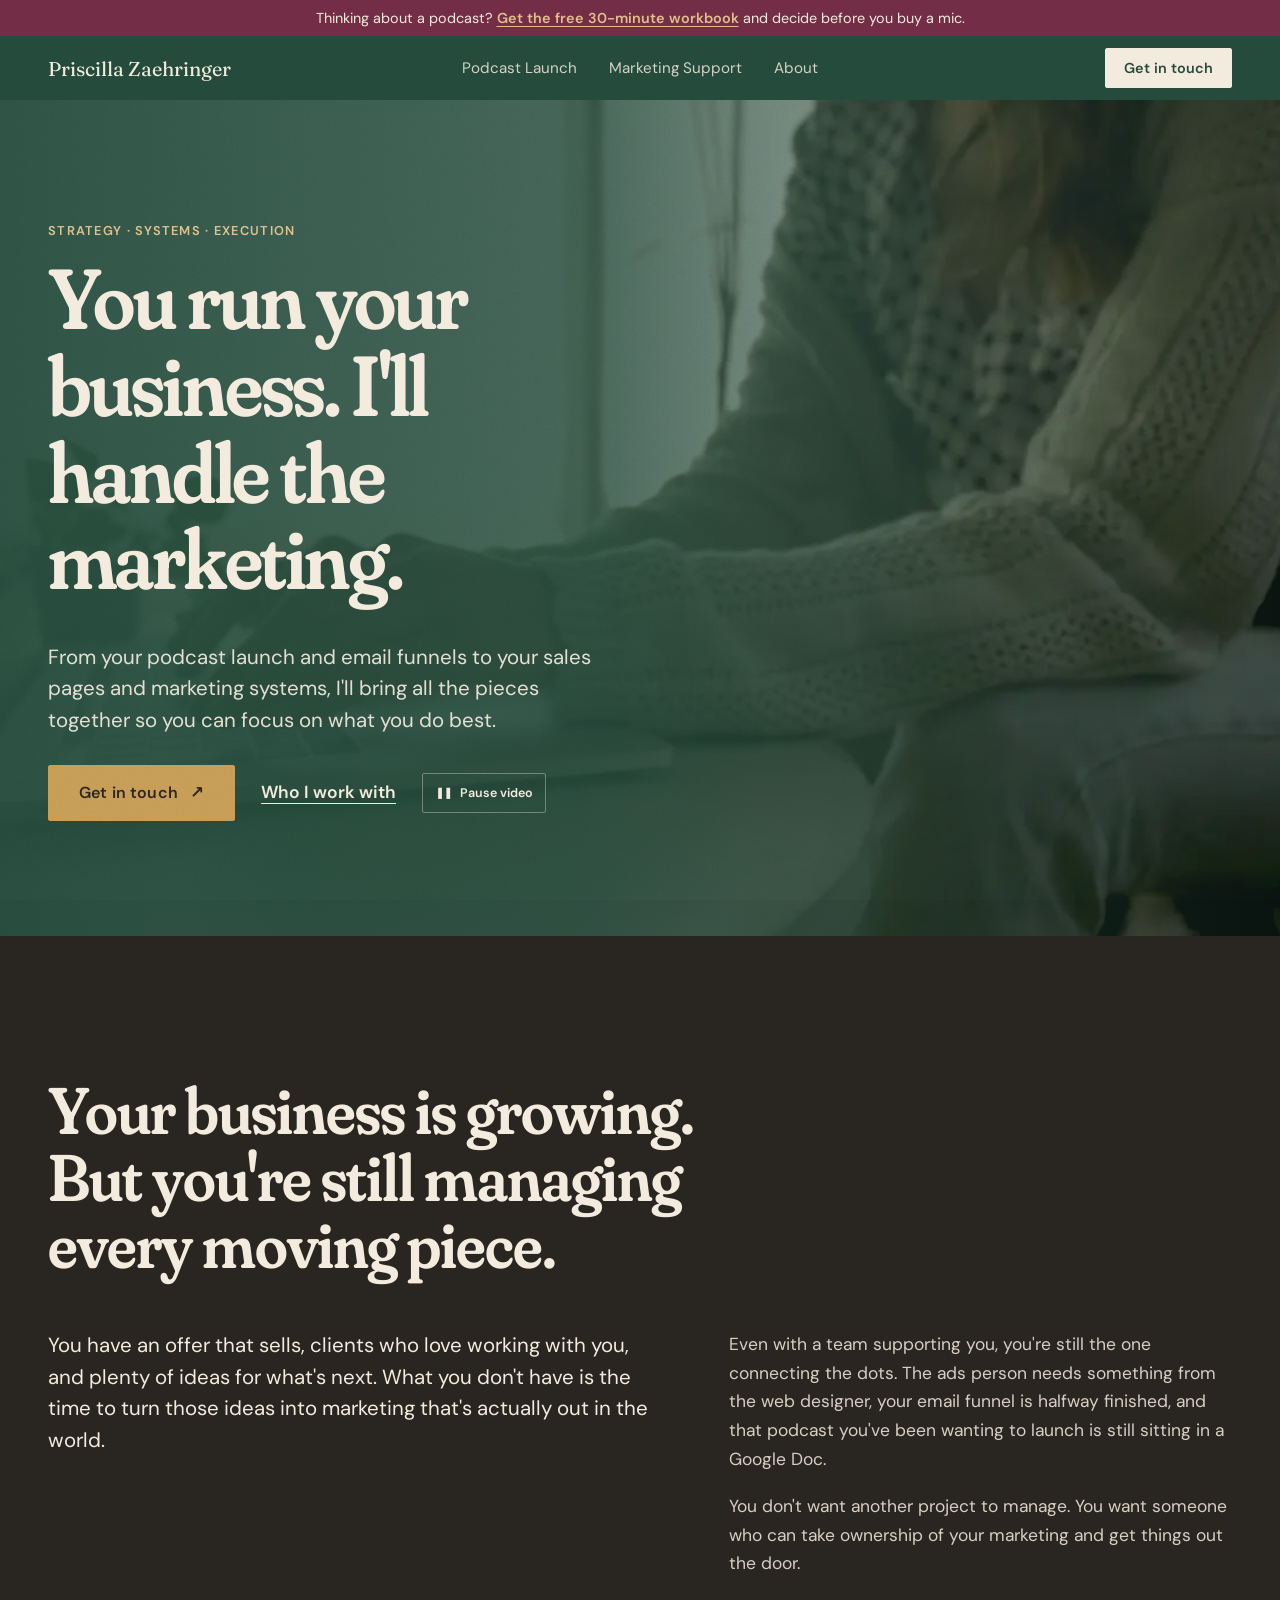
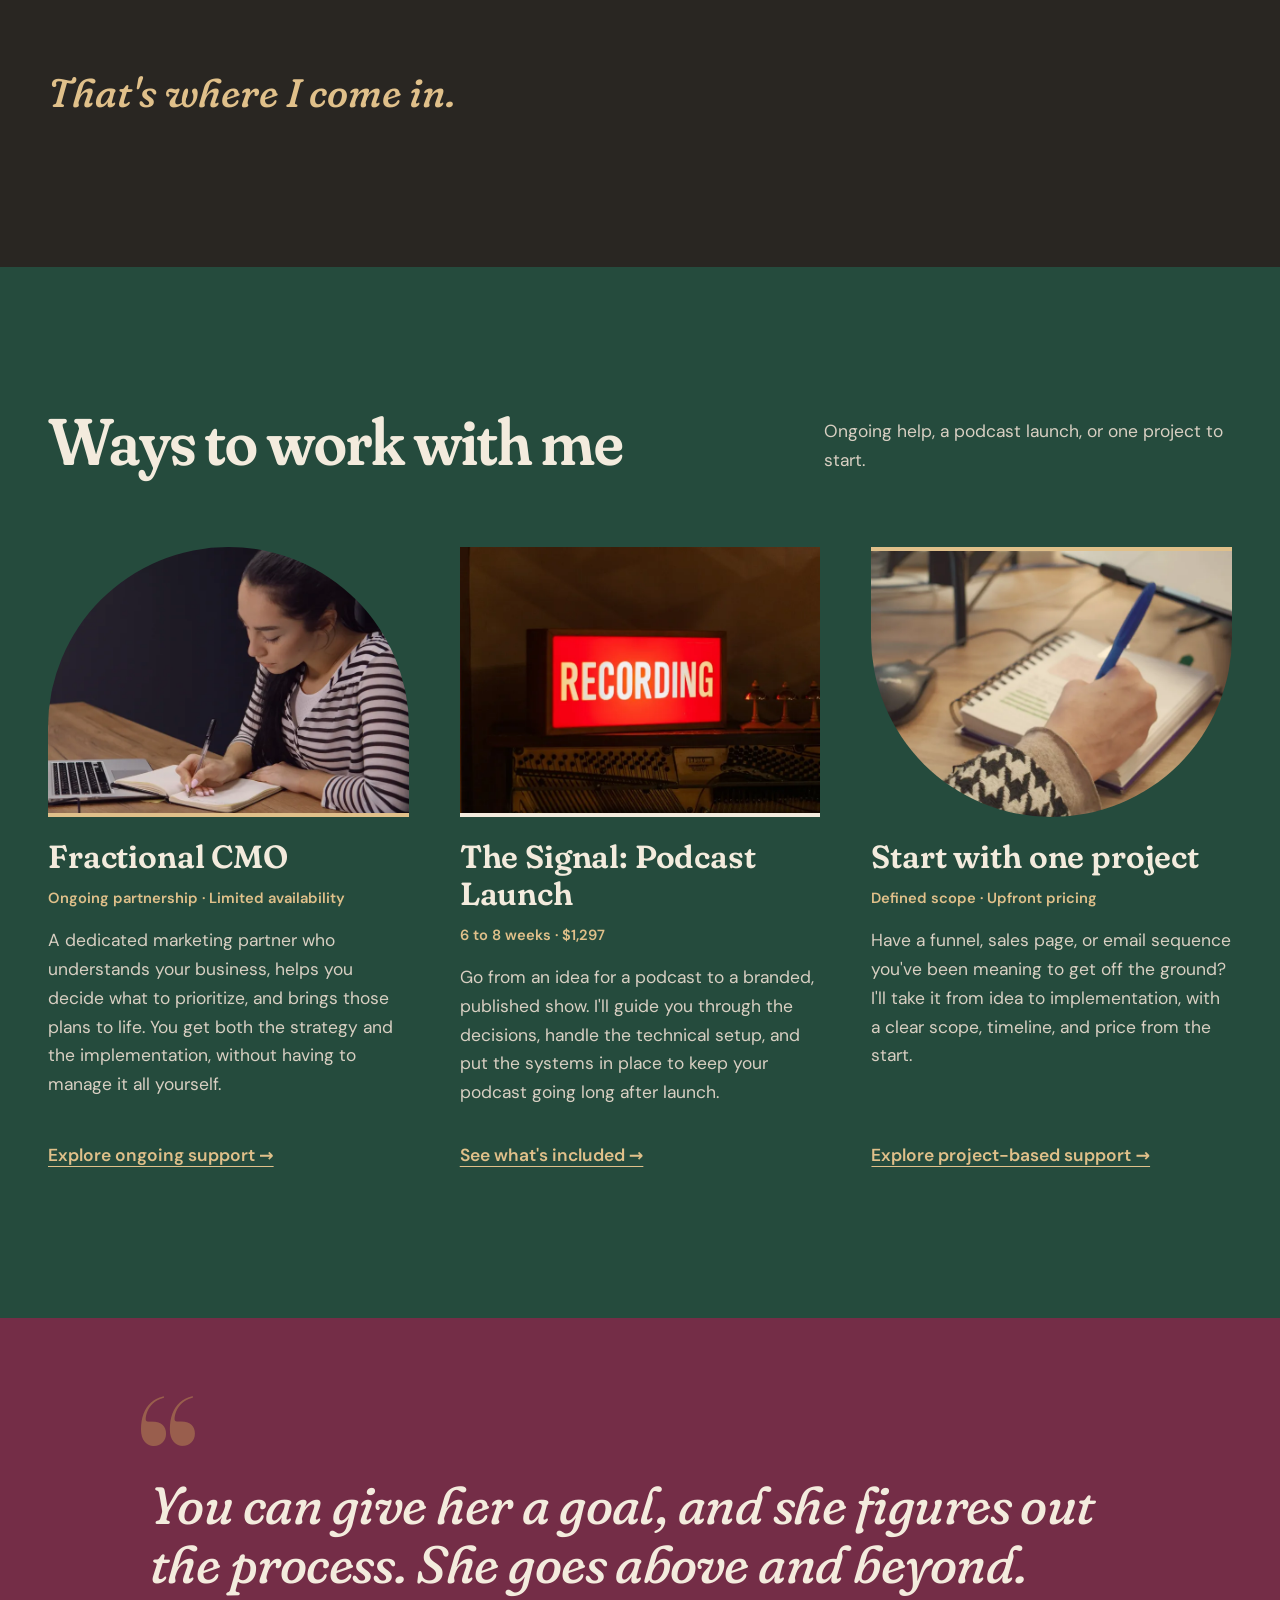
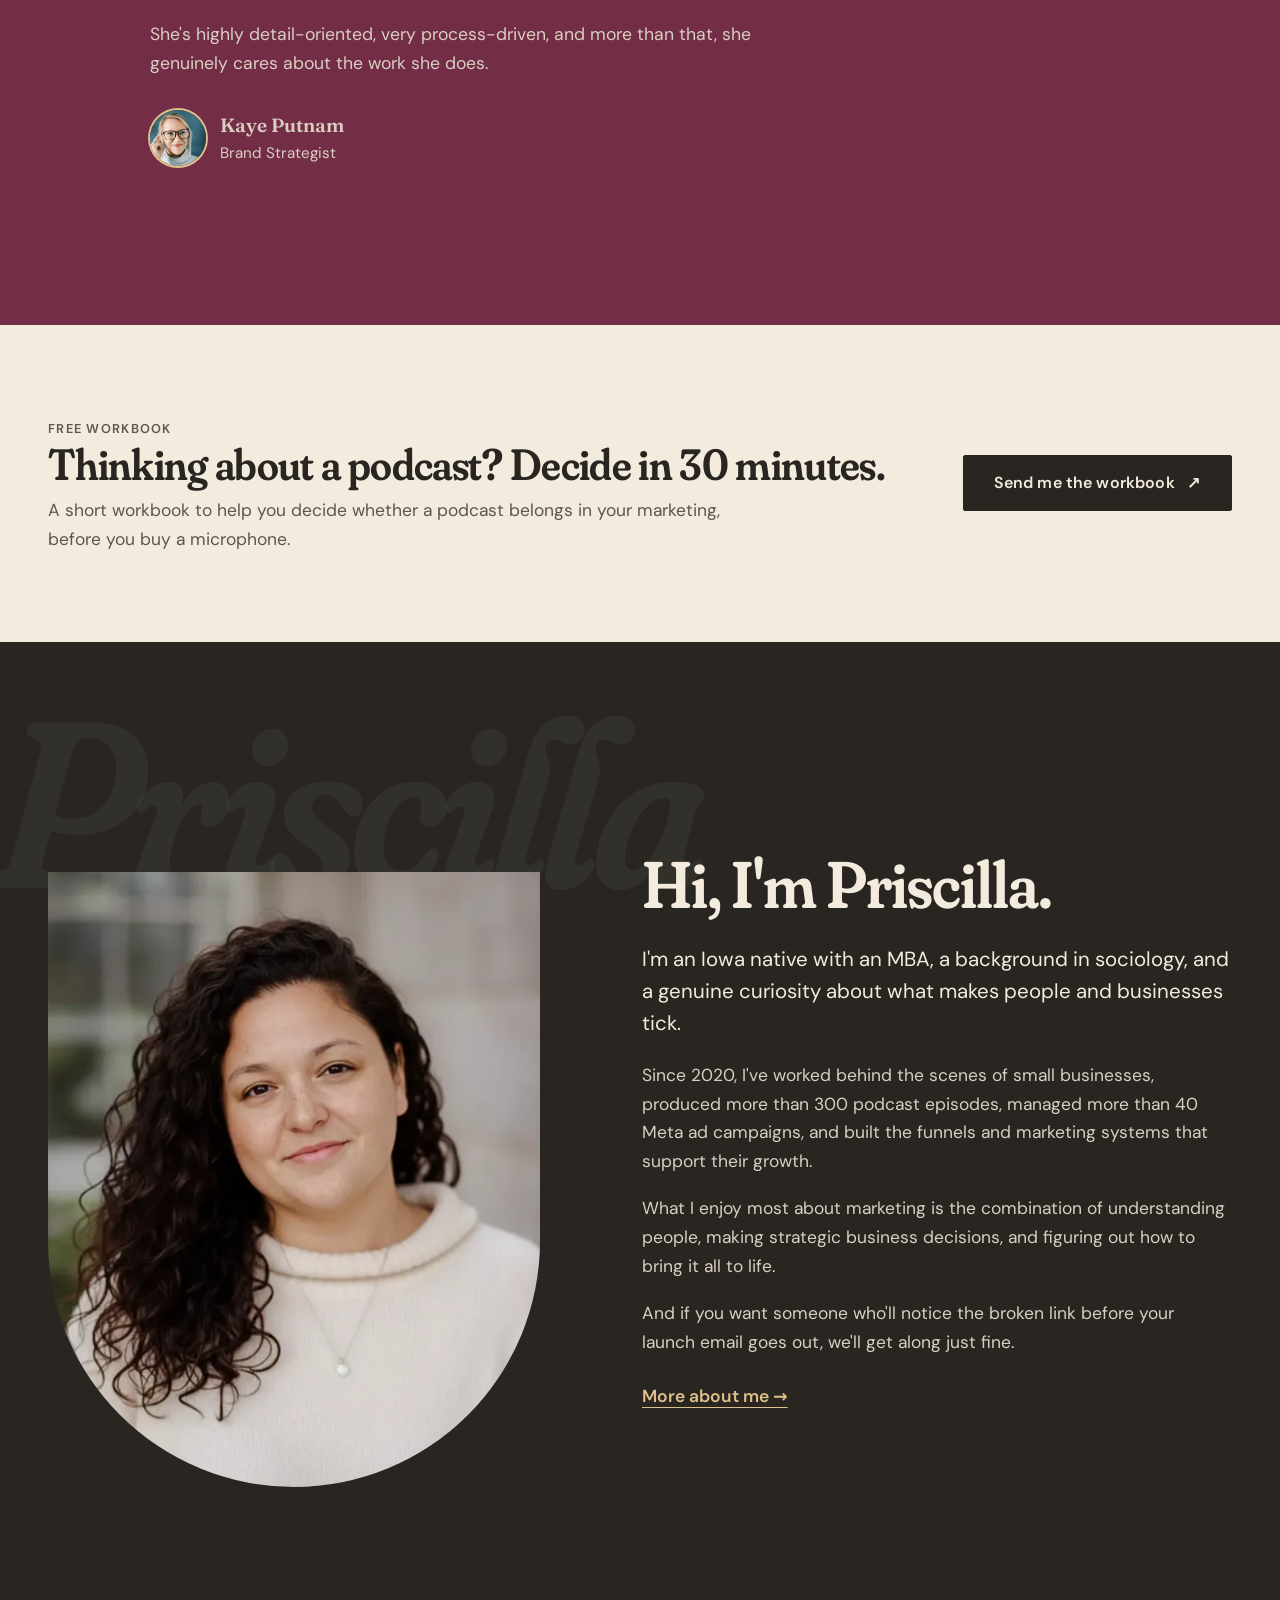
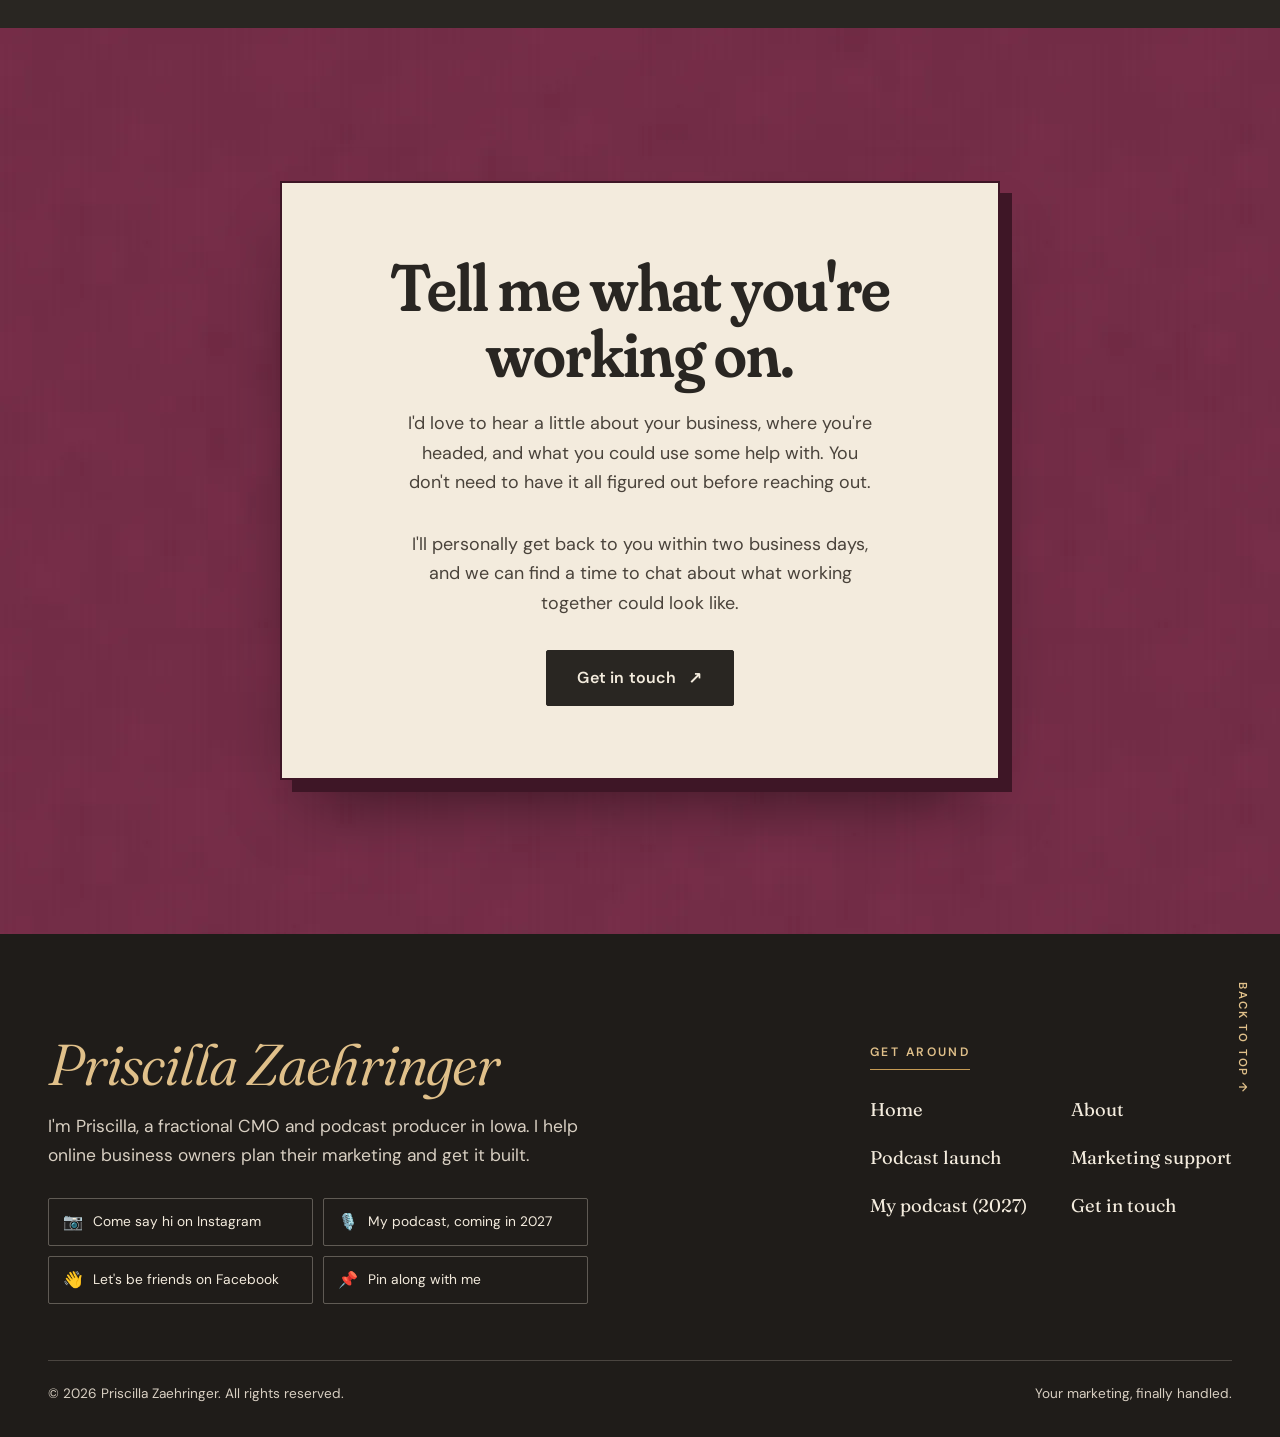
<file: index.html>
<!DOCTYPE html>
<html lang="en">
<head>
  <meta charset="utf-8">
  <meta name="viewport" content="width=device-width, initial-scale=1">
  <meta name="theme-color" content="#254B3D">
  <meta name="color-scheme" content="light">
  <!-- noindex while staging. Remove this tag at launch. -->
  <meta name="robots" content="noindex, nofollow">
  <title>Priscilla Zaehringer · Your marketing, finally handled</title>
  <meta name="description" content="Fractional CMO and podcast launches for online business owners. Your funnels, email, launches, and podcast, planned and built by one person in Iowa.">
  <link rel="preload" href="/assets/fonts/fraunces-var.woff2" as="font" type="font/woff2" crossorigin>
  <link rel="preload" href="/assets/fonts/dm-sans-var.woff2" as="font" type="font/woff2" crossorigin>
  <link rel="stylesheet" href="/assets/css/signal.css">
  <style>
    /* ================= Homepage (on the shared Signal system) ================= */
    /* hero: oversized single-colour headline over the tinted video */
    .hero { position: relative; background: var(--forest); color: var(--paper); padding-block: clamp(64px, 9vw, 140px) clamp(72px, 9vw, 128px); overflow: hidden; }
    .hero .tag { color: #E0C08A; }
    .cameo-h1 { margin: 0; font-family: var(--serif); font-weight: 600; font-size: clamp(2.8rem, 1rem + 5.4vw, 6.2rem); line-height: 1.02; text-wrap: balance;
      letter-spacing: -0.03em; font-variation-settings: 'SOFT' 100, 'WONK' 1, 'opsz' 144; max-width: 11ch; }
    .hero-foot { display: grid; gap: 28px; max-width: 560px; margin-top: clamp(28px, 3vw, 40px); }
    .hero .lede { max-width: 44ch; margin: 0; color: rgba(243,235,221,0.92); }
    .hero-cta { display: flex; align-items: center; flex-wrap: wrap; gap: 14px 26px; }
    .hero-cta .link { color: var(--paper); }
    .hero .video-toggle { position: static; min-height: 40px; padding: 0 12px; font-size: 0.78rem; background: transparent; border-color: rgba(243,235,221,0.35); }
    .hero .bg-video { object-position: 72% 40%; }
    .hero.has-video::before { content: ""; position: absolute; inset: 0; z-index: 1; pointer-events: none;
      background: linear-gradient(90deg, rgba(37,75,61,0.96) 0%, rgba(37,75,61,0.86) 45%, rgba(37,75,61,0.45) 78%, rgba(37,75,61,0.25) 100%); }
    .hero .wrap { position: relative; z-index: 2; }
    @media (max-width: 900px) { .hero.has-video::before { background: rgba(37,75,61,0.86); } }

    /* who */
    .who h2 { max-width: 18ch; }
    .who-cols { display: grid; grid-template-columns: minmax(0, 6fr) minmax(0, 5fr); gap: clamp(32px, 6vw, 96px); margin-top: clamp(36px, 4vw, 56px); }
    .who-cols .body p { color: var(--muted); }
    .who .kicker-line { margin: clamp(40px, 5vw, 64px) 0 0; font-family: var(--serif); font-style: italic; font-weight: 500;
      font-size: clamp(1.6rem, 1.2rem + 1.6vw, 2.6rem); color: var(--hi); font-variation-settings: 'SOFT' 100, 'WONK' 1; }
    @media (max-width: 860px) { .who-cols { grid-template-columns: 1fr; } }

    /* offers */
    .offer-head { display: flex; justify-content: space-between; align-items: flex-end; gap: 16px 48px; flex-wrap: wrap; }
    .offer-head > p { margin: 0; color: var(--muted); max-width: 34ch; }
    .offers { display: grid; grid-template-columns: repeat(3, minmax(0, 1fr)); gap: clamp(28px, 4vw, 56px); list-style: none; margin: clamp(48px, 6vw, 72px) 0 0; padding: 0; }
    .offers li { display: flex; flex-direction: column; padding-top: 26px; border-top: 3px solid var(--hi); }
    .offers li.featured { border-top-color: var(--paper); }
    .offers .num { font-family: var(--serif); font-style: italic; font-size: 1.6rem; color: var(--hi); margin: 0 0 10px; }
    .offers h3 { font-weight: 600; font-variation-settings: 'SOFT' 100, 'WONK' 1; font-size: clamp(1.5rem, 1.2rem + 1vw, 2rem); }
    .offers .meta { margin: 10px 0 16px; font-size: 0.92rem; font-weight: 600; color: var(--hi); }
    .offers p:not(.num):not(.meta) { color: var(--muted); flex: 1; }
    .offers .link { margin-top: 8px; align-self: flex-start; }
    @media (max-width: 900px) { .offers { grid-template-columns: 1fr; gap: 48px; } }

    /* testimonial */
    .quote-wrap { max-width: 980px; margin-inline: auto; position: relative; }
    .quote-wrap::before { content: "\201C"; position: absolute; left: -0.06em; top: -0.5em; font-family: var(--serif); font-weight: 600;
      font-size: clamp(8rem, 5rem + 8vw, 14rem); line-height: 1; color: var(--gold); opacity: 0.45; }
    .quote-wrap blockquote { position: relative; margin: 0; font-family: var(--serif); font-style: italic; font-weight: 450;
      font-size: clamp(1.9rem, 1.2rem + 2.6vw, 3.4rem); line-height: 1.12; letter-spacing: -0.01em; font-variation-settings: 'SOFT' 100, 'WONK' 1; }
    .quote-wrap .support { margin: 26px 0 0; max-width: 56ch; color: var(--muted); font-size: 1.1rem; }
    .cite { display: flex; align-items: center; gap: 14px; margin-top: 32px; }
    .cite .avatar { width: 56px; height: 56px; border-radius: 50%; background-size: cover; background-position: center; box-shadow: 0 0 0 2px var(--hi); }
    .cite b { display: block; font-family: var(--serif); font-weight: 600; font-size: 1.2rem; }
    .cite span { color: var(--muted); font-size: 0.95rem; }

    /* workbook band */
    .bonus { padding-block: clamp(56px, 7vw, 88px); }
    .bonus-grid { display: grid; grid-template-columns: minmax(0, 1fr) auto; gap: 24px clamp(24px, 5vw, 72px); align-items: center; }
    .bonus h2 { font-size: clamp(1.8rem, 1.3rem + 1.8vw, 2.8rem); margin-bottom: 10px; }
    .bonus p { margin: 0; max-width: 56ch; color: var(--muted); }
    @media (max-width: 760px) { .bonus-grid { grid-template-columns: 1fr; } .bonus .btn { justify-self: start; } }

    /* about */
    .about { position: relative; overflow: hidden; }
    .about-ghost { position: absolute; left: -0.04em; top: 0.18em; z-index: 0; margin: 0; font-family: var(--serif); font-style: italic; font-weight: 600;
      font-size: clamp(6rem, 2rem + 16vw, 17rem); line-height: 1; letter-spacing: -0.04em; color: rgba(243,235,221,0.05); pointer-events: none;
      font-variation-settings: 'SOFT' 100, 'WONK' 1; white-space: nowrap; }
    .about-grid { position: relative; z-index: 1; display: grid; grid-template-columns: minmax(0, 5fr) minmax(0, 6fr); gap: clamp(48px, 8vw, 120px); align-items: center; }
    .portrait { position: relative; margin: clamp(56px, 7vw, 96px) 0 0; }
    .portrait img { width: 100%; aspect-ratio: 4 / 5; object-fit: cover; object-position: 50% 20%; border-radius: 0 0 999px 999px; }
    .portrait figcaption { position: absolute; right: -18px; bottom: 14%; color: var(--hi); font-size: clamp(1.7rem, 1.4rem + 0.8vw, 2.2rem); rotate: 5deg; }
    .about h2 { margin-bottom: 26px; }
    .about-grid p:not(.tag):not(.lede) { color: var(--muted); }
    @media (max-width: 860px) { .about-grid { grid-template-columns: 1fr; } .portrait { max-width: 340px; } .portrait figcaption { right: -6px; bottom: 6%; } }

    /* closing: heathered mulberry "cashmere" */
    .wood-close { position: relative; padding-block: clamp(96px, 12vw, 168px); background: #742D47 url("/assets/img/cashmere-mulberry.webp") 0 0 / 900px auto; }
    .wood-close .paper-card { box-shadow: 12px 12px 0 #3E1626, 0 40px 70px -30px rgba(0,0,0,0.6); border-color: #3E1626; }
    @media (max-width: 600px) { .wood-close .paper-card { box-shadow: 8px 8px 0 #3E1626; } }

    .offers li { border-top: 0; padding-top: 0; }
    .offer-img { margin: 0 0 22px; position: relative; overflow: hidden; }
    .offer-img img { width: 100%; aspect-ratio: 4 / 3; object-fit: cover; transition: transform 0.6s cubic-bezier(.2,.7,.2,1); }
    .offers li:hover .offer-img img { transform: scale(1.04); }
    .offer-img::after { content: ""; position: absolute; left: 0; right: 0; bottom: 0; height: 4px; background: var(--hi); }
    .offers li.featured .offer-img::after { background: var(--paper); }
    .offers li:nth-child(1) .offer-img { border-radius: 999px 999px 0 0; }
    .offers li:nth-child(3) .offer-img { border-radius: 0 0 999px 999px; }
    .offers li:nth-child(3) .offer-img::after { top: 0; bottom: auto; }
    @media (prefers-reduced-motion: reduce) { .offer-img img { transition: none; } }
  </style>
</head>
<body>
  <a class="skip-link" href="#main">Skip to content</a>

  <div id="grain" aria-hidden="true"></div>

  <div class="top-stack" id="hdr-stack">
    <aside aria-label="Announcement"><a class="hello-bar" href="#workbook">Thinking about a podcast? <span>Get the free 30-minute workbook</span> and decide before you buy a mic.</a></aside>
    <header class="site-header" id="hdr">
      <div class="container nav">
        <a href="#top" class="wordmark">Priscilla Zaehringer</a>
        <nav class="nav-center" aria-label="Main">
          <a href="/podcast.html">Podcast Launch</a>
          <a href="/support.html">Marketing Support</a>
          <a href="/about.html">About</a>
        </nav>
        <div class="nav-cta">
          <button type="button" class="nav-pill" data-open-inquiry>Get in touch</button>
          <button type="button" class="nav-toggle" id="navToggle" aria-controls="mobileMenu" aria-expanded="false" aria-label="Open menu">
            <span class="bars" aria-hidden="true"><i></i><i></i><i></i></span>
          </button>
        </div>
      </div>
    </header>
      <div class="mobile-menu" id="mobileMenu">
        <div class="mm-inner">
          <nav class="mm-nav" aria-label="Mobile">
            <a class="mm-link" href="/">Home</a>
            <a class="mm-link" href="/podcast.html">Podcast Launch</a>
            <a class="mm-link" href="/support.html">Marketing Support</a>
            <a class="mm-link" href="/about.html">About</a>
            <button type="button" class="mm-cta" data-open-inquiry>Get in touch</button>
          </nav>
        </div>
      </div>
  </div>

  <main id="main" tabindex="-1">

  <!-- ===================== HERO ===================== -->
  <section class="hero has-video" id="top" aria-labelledby="hero-h">
    <!-- Background clip: Mixkit "Woman working on a laptop" (free license, mixkit.co/license). -->
    <video class="bg-video" autoplay muted loop playsinline preload="metadata" poster="/assets/video/workspace-poster.webp" aria-hidden="true">
      <source src="/assets/video/workspace.mp4" type="video/mp4">
    </video>
    <div class="wrap">
      <p class="tag">Strategy &middot; Systems &middot; Execution</p>
      <h1 class="cameo-h1" id="hero-h">You run your
        business. I'll handle the marketing.</h1>
      <div class="hero-foot">
        <p class="lede">From your podcast launch and email funnels to your sales pages and marketing systems, I'll bring all
          the pieces together so you can focus on what you do best.</p>
        <div class="hero-cta">
          <button type="button" class="btn btn-gold" data-open-inquiry>Get in touch <span class="arr" aria-hidden="true">&#8599;</span></button>
          <a href="#who" class="link">Who I work with</a>
          <button type="button" class="video-toggle" aria-pressed="false">
            <span class="vt-icon" aria-hidden="true">&#10074;&#10074;</span><span class="vt-label">Pause video</span>
          </button>
        </div>
      </div>
    </div>
  </section>

  <!-- ===================== WHO I WORK WITH ===================== -->
  <section class="sec who dk bg-ink" id="who" aria-labelledby="who-h">
    <div class="wrap">
      <h2 id="who-h" class="reveal">Your business is growing. But you're still managing every moving piece.</h2>
      <div class="who-cols reveal">
        <p class="lede">You have an offer that sells, clients who love working with you, and plenty of ideas for what's next.
          What you don't have is the time to turn those ideas into marketing that's actually out in the world.</p>
        <div class="body">
          <p>Even with a team supporting you, you're still the one connecting the dots. The ads person needs something from
            the web designer, your email funnel is halfway finished, and that podcast you've been wanting to launch is still
            sitting in a Google Doc.</p>
          <p>You don't want another project to manage. You want someone who can take ownership of your marketing and get
            things out the door.</p>
        </div>
      </div>
      <p class="kicker-line reveal">That's where I come in.</p>
    </div>
  </section>

  <!-- ===================== WAYS TO WORK WITH ME ===================== -->
  <!-- Overview only: the details live on /support.html and /podcast.html. -->
  <section class="sec dk bg-forest" id="offer" aria-labelledby="offer-h">
    <div class="wrap">
      <div class="offer-head reveal">
        <h2 id="offer-h">Ways to work with me</h2>
        <p>Ongoing help, a podcast launch, or one project to start.</p>
      </div>
      <ul class="offers reveal">
        <li>
          <figure class="offer-img"><img src="/assets/img/offer-cmo.webp" width="800" height="600" loading="lazy" decoding="async" alt="A woman at a wooden desk writing a plan in a notebook"></figure>
          <h3>Fractional CMO</h3>
          <p class="meta">Ongoing partnership &middot; Limited availability</p>
          <p>A dedicated marketing partner who understands your business, helps you decide what to prioritize, and brings
            those plans to life. You get both the strategy and the implementation, without having to manage it all yourself.</p>
          <a href="/support.html" class="link">Explore ongoing support &#8594;</a>
        </li>
        <li class="featured">
          <figure class="offer-img"><img src="/assets/img/offer-signal.webp" width="800" height="600" loading="lazy" decoding="async" alt="A glowing red RECORDING sign in a recording studio"></figure>
          <h3>The Signal: Podcast Launch</h3>
          <p class="meta">6 to 8 weeks &middot; $1,297</p>
          <p>Go from an idea for a podcast to a branded, published show. I'll guide you through the decisions, handle the
            technical setup, and put the systems in place to keep your podcast going long after launch.</p>
          <a href="/podcast.html" class="link">See what's included &#8594;</a>
        </li>
        <li>
          <figure class="offer-img"><img src="/assets/img/offer-project.webp" width="800" height="600" loading="lazy" decoding="async" alt="A hand writing in a spiral planner with highlighted notes"></figure>
          <h3>Start with one project</h3>
          <p class="meta">Defined scope &middot; Upfront pricing</p>
          <p>Have a funnel, sales page, or email sequence you've been meaning to get off the ground? I'll take it from idea to
            implementation, with a clear scope, timeline, and price from the start.</p>
          <a href="/support.html#ways" class="link">Explore project-based support &#8594;</a>
        </li>
      </ul>
    </div>
  </section>

  <!-- ===================== TESTIMONIAL ===================== -->
  <!-- TODO: add two or three more real testimonials here, ideally ones that speak to
       different sides of the work (ads results, podcast production, day-to-day ops). -->
  <section class="sec dk bg-mulberry" id="testimonial" aria-label="Testimonial">
    <div class="wrap">
      <figure class="quote-wrap reveal">
        <blockquote>You can give her a goal, and she figures out the process. She goes above and beyond.</blockquote>
        <p class="support">She's highly detail-oriented, very process-driven, and more than that, she genuinely cares about
          the work she does.</p>
        <figcaption class="cite">
          <span class="avatar" aria-hidden="true" style="background-image:url('/assets/img/kaye.webp')"></span>
          <span><b>Kaye Putnam</b><span>Brand Strategist</span></span>
        </figcaption>
      </figure>
    </div>
  </section>

  <!-- ===================== FREE WORKBOOK ===================== -->
  <!-- TODO: set the real Kit opt-in URL on the button (currently "#"). -->
  <section class="bonus bg-paper" id="workbook" aria-labelledby="wb-h">
    <div class="wrap bonus-grid">
      <div>
        <p class="tag">Free workbook</p>
        <h2 id="wb-h">Thinking about a podcast? Decide in 30 minutes.</h2>
        <p>A short workbook to help you decide whether a podcast belongs in your marketing, before you buy a microphone.</p>
      </div>
      <a href="#" class="btn" data-kit-optin>Send me the workbook <span class="arr" aria-hidden="true">&#8599;</span></a>
    </div>
  </section>

  <!-- ===================== ABOUT ===================== -->
  <section class="sec about dk bg-ink" id="about" aria-labelledby="about-h">
    <p class="about-ghost" aria-hidden="true">Priscilla</p>
    <div class="wrap about-grid">
      <figure class="portrait reveal">
        <img src="/assets/img/about-headshot-600.webp" srcset="/assets/img/about-headshot-600.webp 600w, /assets/img/about-headshot.webp 800w"
             sizes="(max-width: 860px) 380px, 40vw" width="600" height="900" loading="lazy" decoding="async" alt="Portrait of Priscilla">
      </figure>
      <div class="reveal">
        <h2 id="about-h">Hi, I'm Priscilla.</h2>
        <p class="lede">I'm an Iowa native with an MBA, a background in sociology, and a genuine curiosity about what makes
          people and businesses tick.</p>
        <p>Since 2020, I've worked behind the scenes of small businesses, produced more than 300 podcast episodes, managed
          more than 40 Meta ad campaigns, and built the funnels and marketing systems that support their growth.</p>
        <p>What I enjoy most about marketing is the combination of understanding people, making strategic business
          decisions, and figuring out how to bring it all to life.</p>
        <p>And if you want someone who'll notice the broken link before your launch email goes out, we'll get along just fine.</p>
        <a href="/about.html" class="link">More about me &#8594;</a>
      </div>
    </div>
  </section>

  <!-- ===================== FINAL CTA ===================== -->
  <section class="wood-close" id="book" aria-labelledby="book-h">
    <div class="wrap">
      <div class="paper-card reveal">
        <h2 id="book-h">Tell me what you're working on.</h2>
        <p>I'd love to hear a little about your business, where you're headed, and what you could use some help with. You
          don't need to have it all figured out before reaching out.</p>
        <p>I'll personally get back to you within two business days, and we can find a time to chat about what working
          together could look like.</p>
        <button type="button" class="btn" data-open-inquiry>Get in touch <span class="arr" aria-hidden="true">&#8599;</span></button>
      </div>
    </div>
  </section>

  </main>

  <!-- ===================== FOOTER ===================== -->
  <footer class="site-footer dk">
    <a href="#top" class="back-to-top" aria-label="Back to top">Back to top <span aria-hidden="true">&uarr;</span></a>
    <div class="container">
      <div class="foot-grid">
        <div class="foot-brand">
          <a href="#top" class="foot-script">Priscilla Zaehringer</a>
          <div class="foot-intro">
            <p class="foot-bio">I'm Priscilla, a fractional CMO and podcast producer in Iowa. I help online business
              owners plan their marketing and get it built.</p>
          </div>
          <div class="foot-social">
            <a class="social-btn" href="https://www.instagram.com/cillaz.co/" target="_blank" rel="noopener"><span class="ic" aria-hidden="true">📷</span>Come say hi on Instagram<span class="sr-only"> (opens in a new tab)</span></a>
            <a class="social-btn" href="/field-notes.html"><span class="ic" aria-hidden="true">🎙️</span>My podcast, coming in 2027</a>
            <a class="social-btn" href="https://www.facebook.com/pzaehringer" target="_blank" rel="noopener"><span class="ic" aria-hidden="true">👋</span>Let's be friends on Facebook<span class="sr-only"> (opens in a new tab)</span></a>
            <a class="social-btn" href="https://www.pinterest.com/priscillazaehringer/" target="_blank" rel="noopener"><span class="ic" aria-hidden="true">📌</span>Pin along with me<span class="sr-only"> (opens in a new tab)</span></a>
          </div>
        </div>
        <nav class="foot-explore" aria-label="Footer">
          <h2 class="foot-h">Get around</h2>
          <div class="explore-cols">
            <a href="/">Home</a>
            <a href="/about.html">About</a>
            <a href="/podcast.html">Podcast launch</a>
            <a href="/support.html">Marketing support</a>
            <a href="/field-notes.html">My podcast (2027)</a>
            <a href="#" data-open-inquiry>Get in touch</a>
          </div>
        </nav>
      </div>
      <div class="foot-bottom">
        <span>© <span id="yr"></span> Priscilla Zaehringer. All rights reserved.</span>
        <span>Your marketing, finally handled.</span>
      </div>
    </div>
  </footer>

  <!-- INQUIRY DRAWER -->
  <div class="drawer-overlay" id="inquiryOverlay"></div>
  <aside class="drawer" id="inquiryDrawer" role="dialog" aria-modal="true" aria-labelledby="inquiryTitle" aria-hidden="true" inert>
    <div class="drawer-inner">
      <button type="button" class="drawer-close" data-close-inquiry aria-label="Close">&times;</button>
      <div class="drawer-head">
        <p class="eyebrow"><span class="heart">&#9829;</span>Start here</p>
        <h2 id="inquiryTitle">Tell me what you're working on.</h2>
        <p>Pick what you're interested in and share a few details.</p>
      </div>
      <form class="inquiry-form" action="https://formspree.io/f/xeebrwbl" method="POST">
        <input type="hidden" name="_subject" value="New website inquiry">
        <input type="text" name="_gotcha" class="hp" tabindex="-1" autocomplete="off" aria-hidden="true">

        <fieldset class="field" style="border:0; padding:0; margin:0 0 var(--s-3);">
          <legend style="display:block; padding:0; font-size:0.92rem; font-weight:600; margin-bottom:8px;">What are you interested in? <span class="req">*</span></legend>
          <div class="opts">
            <label class="opt"><input type="radio" name="Interested in" value="Fractional CMO (ongoing)" required> Fractional CMO <span class="hint">(ongoing support)</span></label>
            <label class="opt"><input type="radio" name="Interested in" value="The Signal - Podcast launch"> The Signal <span class="hint">(podcast launch)</span></label>
            <label class="opt"><input type="radio" name="Interested in" value="One project"> One project <span class="hint">(a funnel, sales page, email sequence…)</span></label>
            <label class="opt"><input type="radio" name="Interested in" value="Not sure yet"> Not sure yet, help me figure it out</label>
          </div>
        </fieldset>

        <label class="field"><span>What's your name? <span class="req">*</span></span>
          <input type="text" name="Name" autocomplete="name" required></label>

        <label class="field"><span>What's the best email to reach you? <span class="req">*</span></span>
          <input type="email" name="Email" autocomplete="email" required></label>

        <label class="field"><span>Your website <span class="hint">(if you have one)</span></span>
          <input type="url" name="Website" placeholder="https://" autocomplete="url"></label>

        <label class="field"><span>Tell me about your business. <span class="req">*</span></span>
          <textarea name="About your business" rows="3" required
            placeholder="What do you do, and who do you help?"></textarea></label>

        <label class="field"><span>What's your niche or industry?</span>
          <input type="text" name="Niche"></label>

        <label class="field"><span>If you had a magic wand, what's the one thing you'd want to improve &mdash; or the outcome you're hoping for? <span class="req">*</span></span>
          <textarea name="Magic wand outcome" rows="3" required></textarea></label>

        <label class="field"><span>Anything else you'd like me to know? <span class="hint">(optional)</span></span>
          <textarea name="Anything else" rows="3"></textarea></label>

        <label class="field"><span>How did you hear about me?</span>
          <select name="How did you hear">
            <option value="" selected disabled>Choose one</option>
            <option>Instagram</option>
            <option>A friend or referral</option>
            <option>Google search</option>
            <option>A podcast</option>
            <option>Newsletter</option>
            <option>Somewhere else</option>
          </select></label>

        <div class="form-actions">
          <button type="submit" class="btn">Send my inquiry</button>
          <span class="form-note">You'll hear back within two business days.</span>
        </div>
        <p class="form-status" role="alert" aria-live="assertive"></p>

        <div class="form-success" role="status" aria-live="polite">
          <span class="emoji" aria-hidden="true">&#127881;</span>
          <h3>Got it, thank you!</h3>
          <p>I'll read this and get back to you within two business days. If it looks like a fit, I'll send over
            a few times for a call.</p>
          <p>In the meantime, come say hi on
            <a href="https://www.instagram.com/cillaz.co/" target="_blank" rel="noopener">Instagram<span class="sr-only"> (opens in a new tab)</span></a>.</p>
        </div>
      </form>
    </div>
  </aside>

  <script>
    // Scroll reveal
    const reduce = matchMedia('(prefers-reduced-motion: reduce)').matches;
    const els = document.querySelectorAll('.reveal');
    if (reduce) { els.forEach(e => e.classList.add('in')); }
    else {
      const io = new IntersectionObserver((ents) => {
        ents.forEach(en => { if (en.isIntersecting) { en.target.classList.add('in'); io.unobserve(en.target); } });
      }, { threshold: 0.12, rootMargin: '0px 0px -8% 0px' });
      els.forEach(e => io.observe(e));
    }
    // Header turns solid after leaving the hero top
    const hdr = document.getElementById('hdr');
    const onScroll = () => hdr.classList.toggle('stuck', window.scrollY > 60);
    onScroll(); addEventListener('scroll', onScroll, { passive: true });

    // Nav dropdowns: click to toggle (hover/focus handled in CSS), Escape + outside-click to close.
    const subs = document.querySelectorAll('.nav-item.has-sub');
    subs.forEach(item => {
      const btn = item.querySelector('.nav-link');
      btn.addEventListener('click', (e) => {
        e.stopPropagation();
        const open = item.classList.toggle('open');
        btn.setAttribute('aria-expanded', open ? 'true' : 'false');
      });
      item.addEventListener('keyup', (e) => {
        if (e.key === 'Escape') { item.classList.remove('open'); btn.setAttribute('aria-expanded', 'false'); btn.focus(); }
      });
    });
    document.addEventListener('click', () => subs.forEach(item => {
      item.classList.remove('open');
      item.querySelector('.nav-link').setAttribute('aria-expanded', 'false');
    }));

    // Mobile menu: hamburger toggles the drop-down panel; Esc / outside click / link tap close it.
    const navToggle = document.getElementById('navToggle');
    const mobileMenu = document.getElementById('mobileMenu');
    if (navToggle && mobileMenu) {
      const setMenu = (open) => {
        mobileMenu.classList.toggle('open', open);
        navToggle.setAttribute('aria-expanded', open ? 'true' : 'false');
        navToggle.setAttribute('aria-label', open ? 'Close menu' : 'Open menu');
      };
      navToggle.addEventListener('click', (e) => {
        e.stopPropagation();
        setMenu(!mobileMenu.classList.contains('open'));
      });
      mobileMenu.addEventListener('click', (e) => { if (e.target.closest('a, button')) setMenu(false); });
      document.addEventListener('click', (e) => {
        if (!mobileMenu.contains(e.target) && !navToggle.contains(e.target)) setMenu(false);
      });
      document.addEventListener('keydown', (e) => {
        if (e.key === 'Escape' && mobileMenu.classList.contains('open')) { setMenu(false); navToggle.focus(); }
      });
      matchMedia('(min-width: 761px)').addEventListener('change', (e) => { if (e.matches) setMenu(false); });
    }

    // Keep --stack-h equal to the real header height so nothing hides underneath it.
    const stackEl = document.getElementById('hdr-stack');
    if (stackEl) {
      const setStackH = () => document.documentElement.style
        .setProperty('--stack-h', Math.round(stackEl.getBoundingClientRect().height) + 'px');
      setStackH();
      addEventListener('resize', setStackH, { passive: true });
      addEventListener('load', setStackH);
      if (window.ResizeObserver) new ResizeObserver(setStackH).observe(stackEl);
    }

    // Inquiry drawer: open from any [data-open-inquiry], close via overlay / button / Esc
    const overlay = document.getElementById('inquiryOverlay');
    const drawer = document.getElementById('inquiryDrawer');
    if (overlay && drawer) {
      let lastFocus = null;
      const focusables = () => drawer.querySelectorAll('a[href], button:not([disabled]), input, select, textarea');
      const openDrawer = (e) => {
        if (e && e.cancelable) e.preventDefault();
        lastFocus = document.activeElement;
        overlay.classList.add('open');
        drawer.classList.add('open');
        drawer.removeAttribute('inert');
        drawer.setAttribute('aria-hidden', 'false');
        document.body.style.overflow = 'hidden';
        const first = focusables()[0];
        if (first) setTimeout(() => first.focus(), 60);
      };
      const closeDrawer = () => {
        overlay.classList.remove('open');
        drawer.classList.remove('open');
        drawer.setAttribute('inert', '');
        drawer.setAttribute('aria-hidden', 'true');
        document.body.style.overflow = '';
        if (lastFocus) lastFocus.focus();
      };
      document.querySelectorAll('[data-open-inquiry]').forEach(b => b.addEventListener('click', openDrawer));
      document.querySelectorAll('[data-close-inquiry]').forEach(b => b.addEventListener('click', closeDrawer));
      overlay.addEventListener('click', closeDrawer);
      document.addEventListener('keydown', (e) => {
        if (e.key === 'Escape' && drawer.classList.contains('open')) closeDrawer();
        if (e.key === 'Tab' && drawer.classList.contains('open')) {
          const f = Array.from(focusables());
          if (!f.length) return;
          const first = f[0], last = f[f.length - 1];
          if (e.shiftKey && document.activeElement === first) { e.preventDefault(); last.focus(); }
          else if (!e.shiftKey && document.activeElement === last) { e.preventDefault(); first.focus(); }
        }
      });

      // Submit to Formspree via fetch; reveal the success panel inside the drawer
      const iform = drawer.querySelector('.inquiry-form');
      const status = iform.querySelector('.form-status');
      const btn = iform.querySelector('button[type="submit"]');
      iform.addEventListener('submit', async (e) => {
        e.preventDefault();
        status.textContent = '';
        btn.disabled = true; btn.textContent = 'Sending…';
        try {
          const res = await fetch(iform.action, {
            method: 'POST', body: new FormData(iform), headers: { 'Accept': 'application/json' }
          });
          if (res.ok) {
            iform.classList.add('sent');
            drawer.scrollTop = 0;
          } else {
            const data = await res.json().catch(() => ({}));
            status.textContent = (data.errors && data.errors.map(x => x.message).join(', '))
              || 'Something went wrong. Please try again, or email priscilla@priscillazaehringer.com.';
            btn.disabled = false; btn.textContent = 'Send my inquiry';
          }
        } catch (err) {
          status.textContent = 'Something went wrong. Please check your connection and try again.';
          btn.disabled = false; btn.textContent = 'Send my inquiry';
        }
      });
    }

    // Year
    document.getElementById('yr').textContent = new Date().getFullYear();
  </script>
<script>
    // Background video: pause/play control (WCAG 2.2.2) and respect reduced motion.
    document.querySelectorAll('.has-video').forEach(sec => {
      const v = sec.querySelector('.bg-video'), b = sec.querySelector('.video-toggle');
      if (!v || !b) return;
      const set = (paused) => {
        b.setAttribute('aria-pressed', paused ? 'true' : 'false');
        b.querySelector('.vt-label').textContent = paused ? 'Play video' : 'Pause video';
        b.querySelector('.vt-icon').innerHTML = paused ? '&#9654;' : '&#10074;&#10074;';
      };
      if (matchMedia('(prefers-reduced-motion: reduce)').matches) { v.pause(); v.removeAttribute('autoplay'); b.hidden = true; return; }
      b.addEventListener('click', () => { if (v.paused) { v.play(); set(false); } else { v.pause(); set(true); } });
    });
  </script>
</body>
</html>
</file>
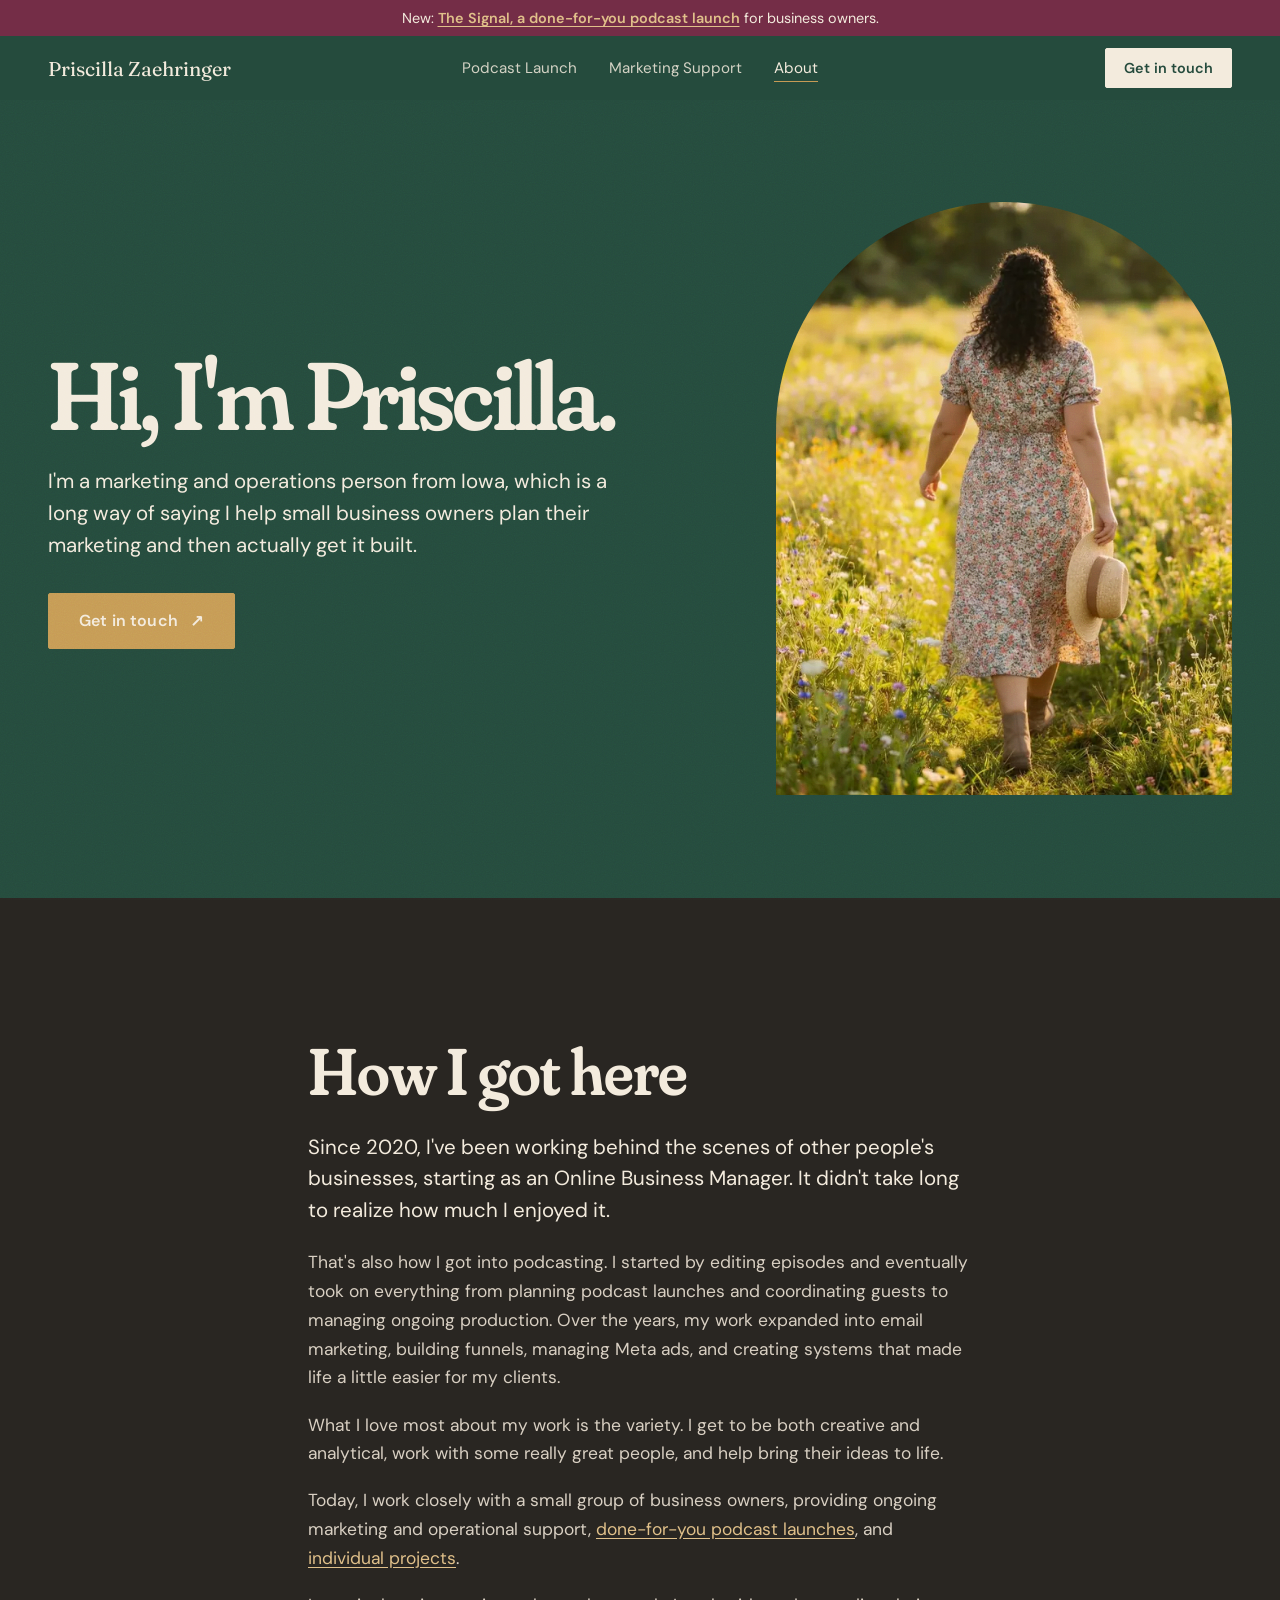
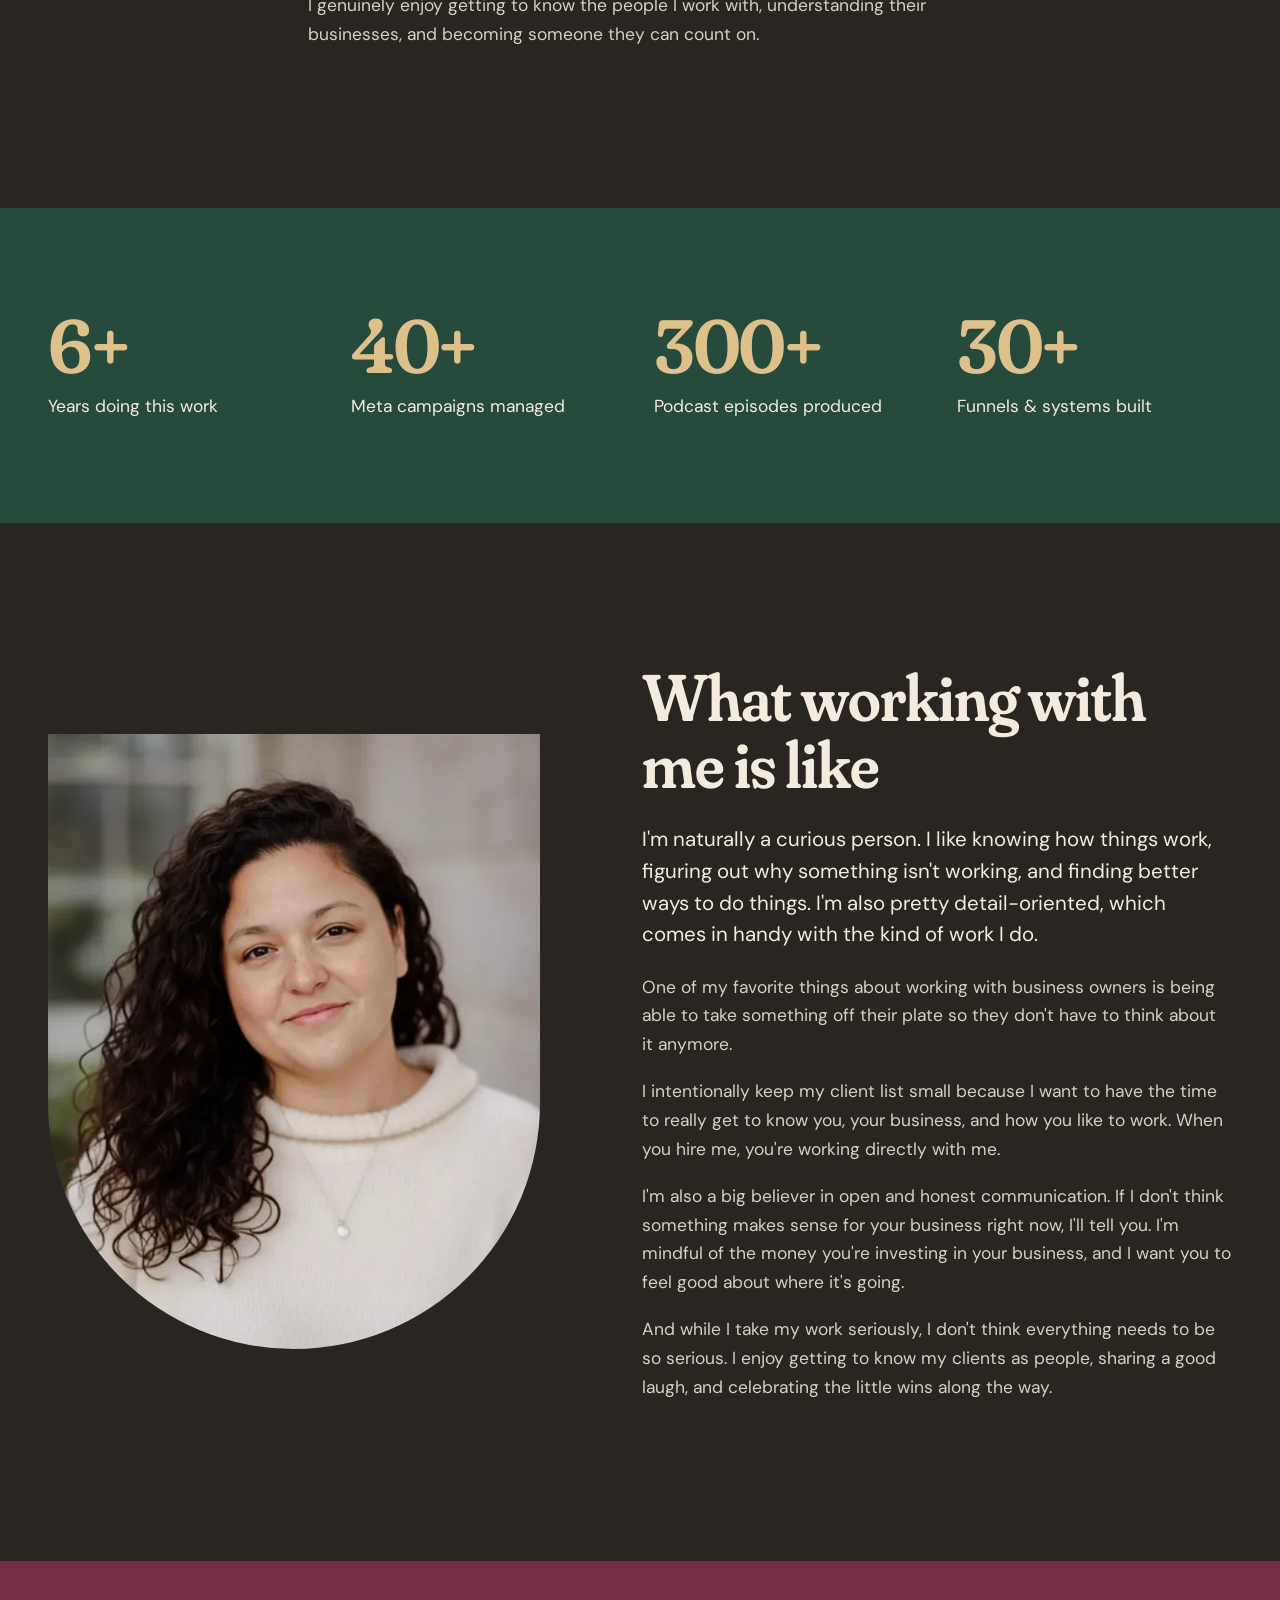
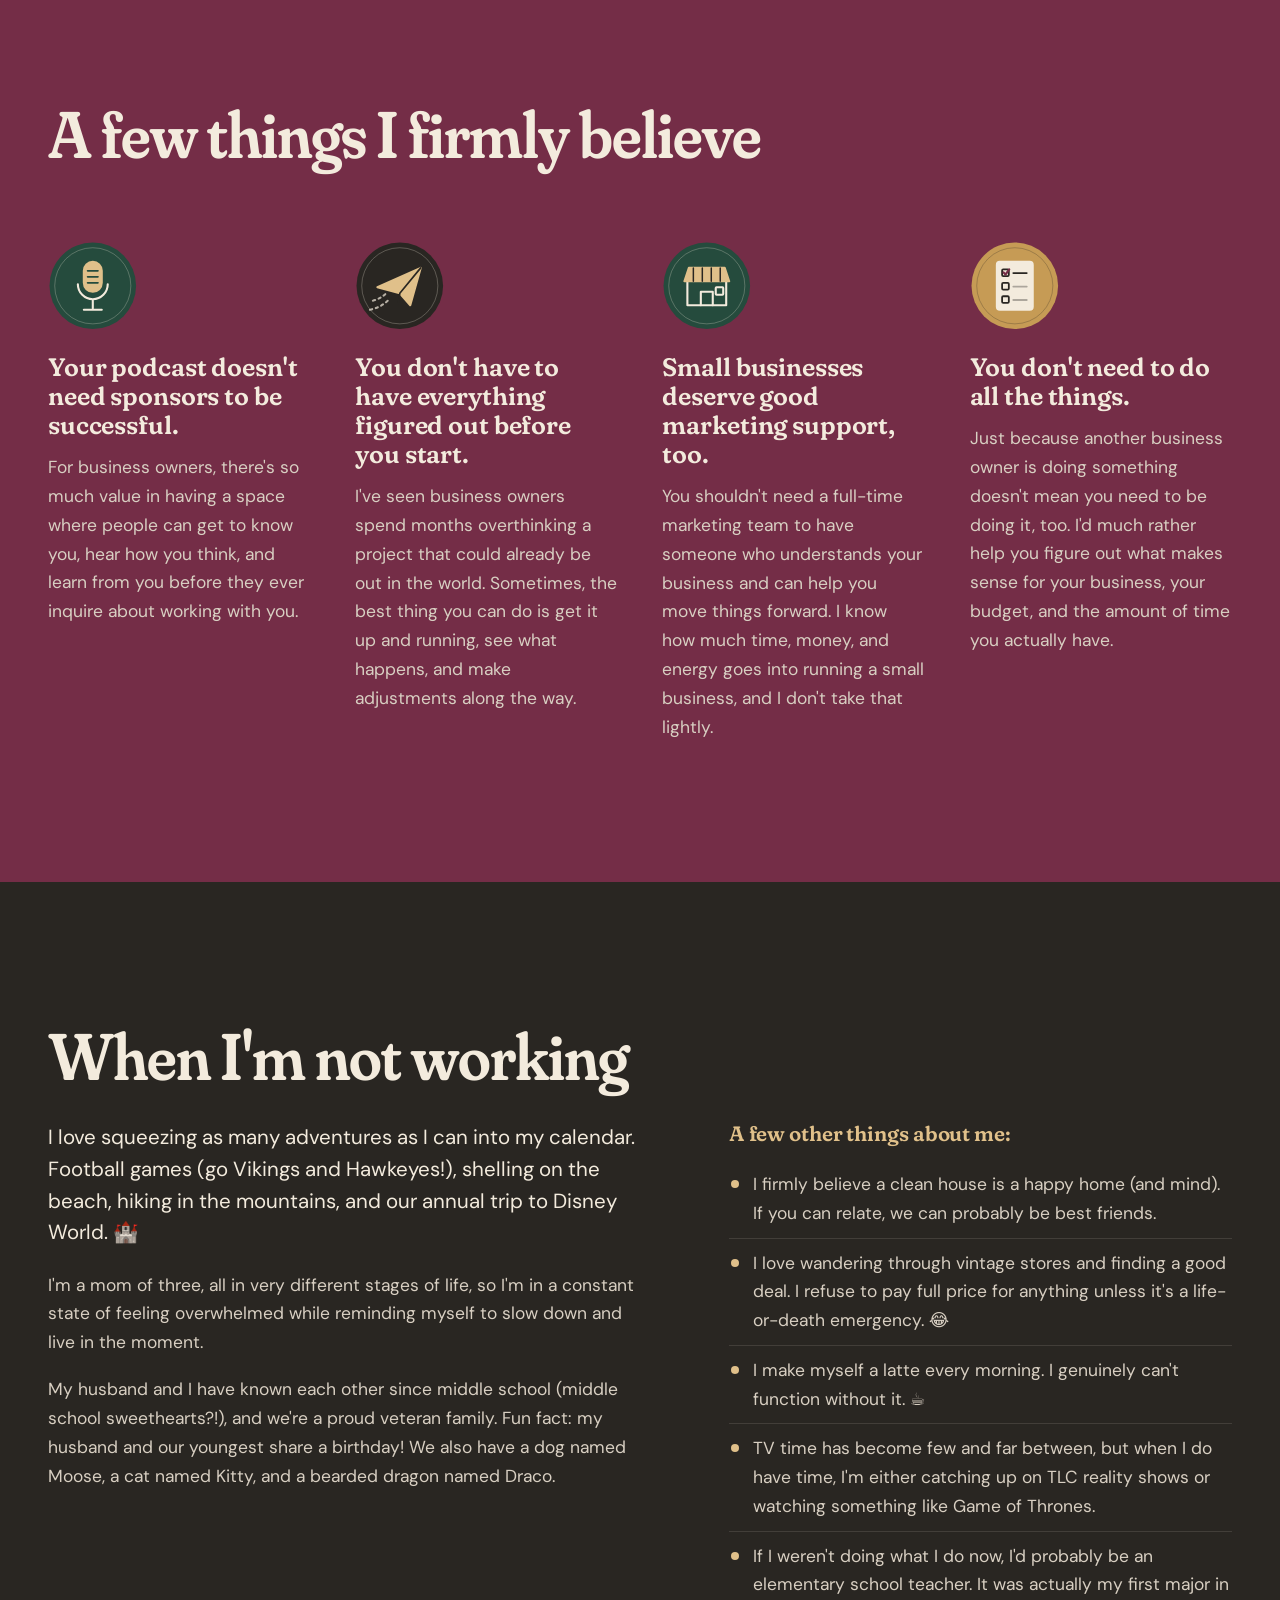
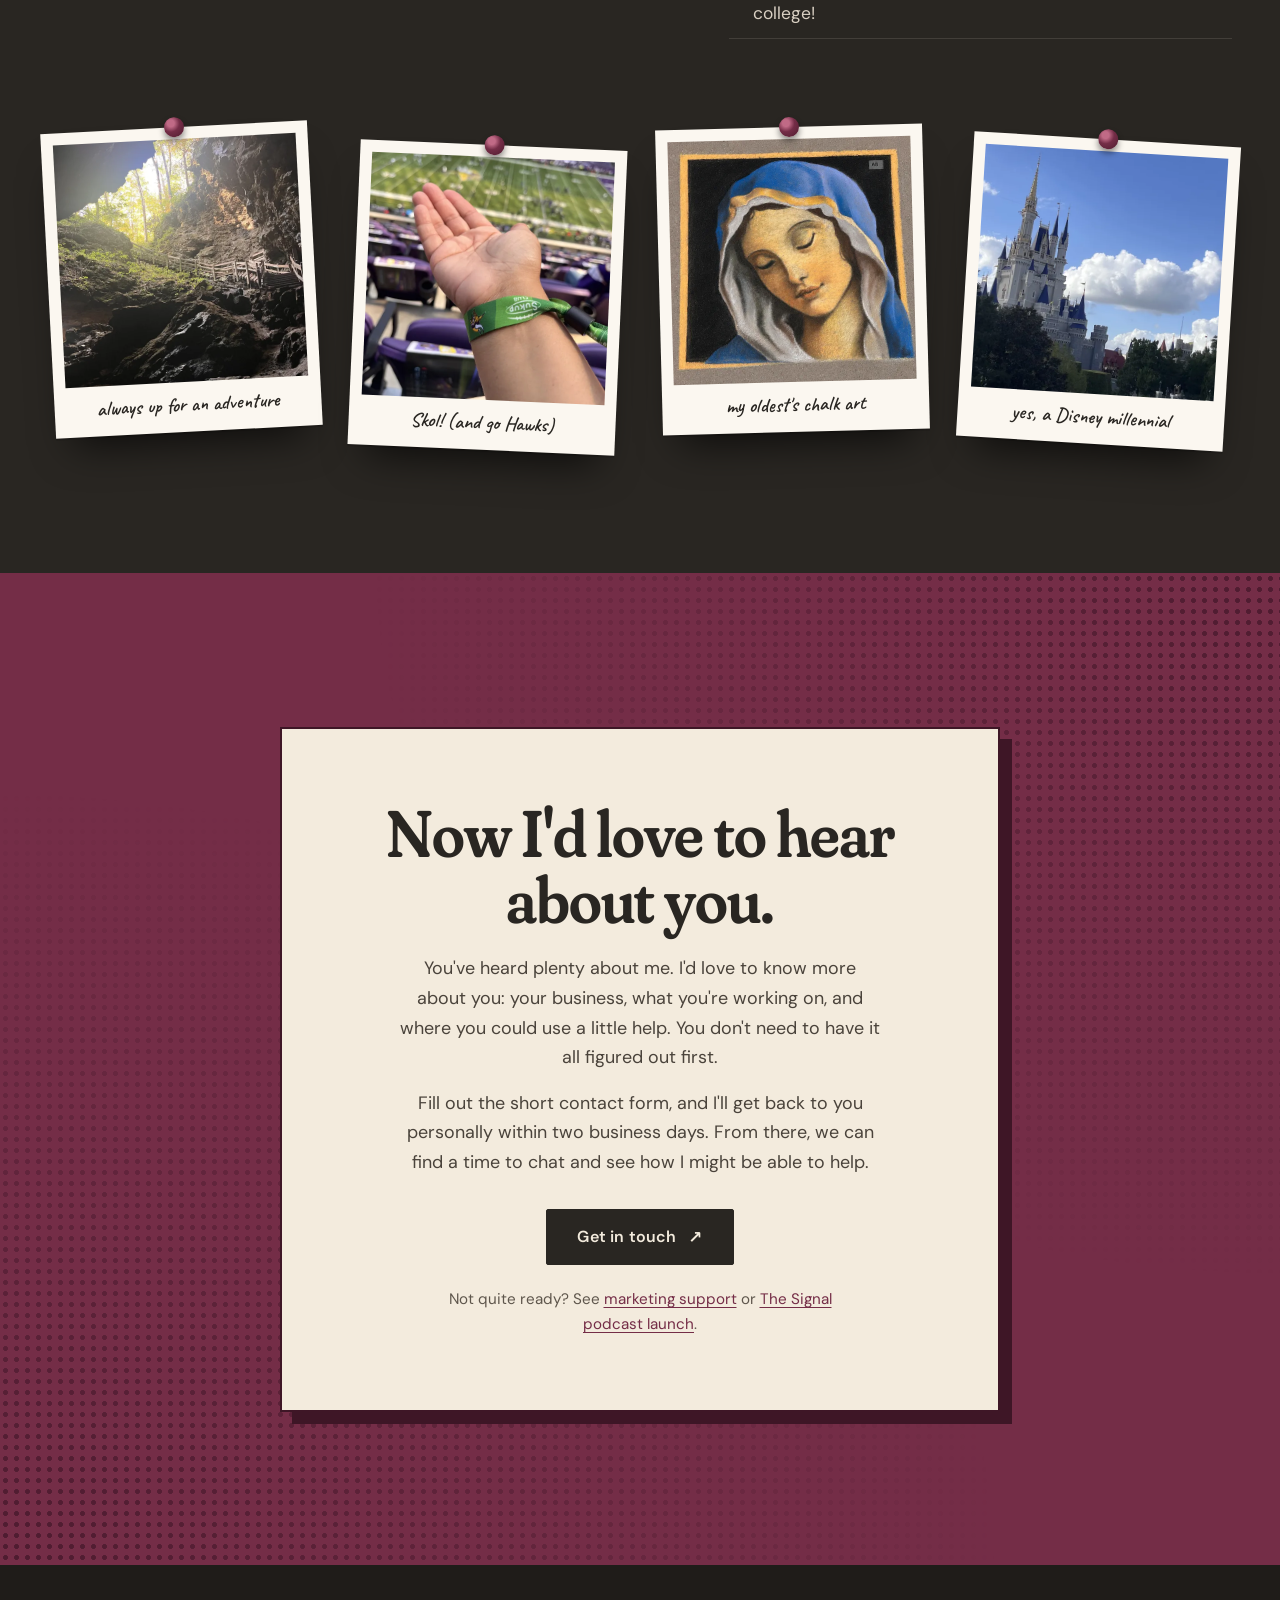
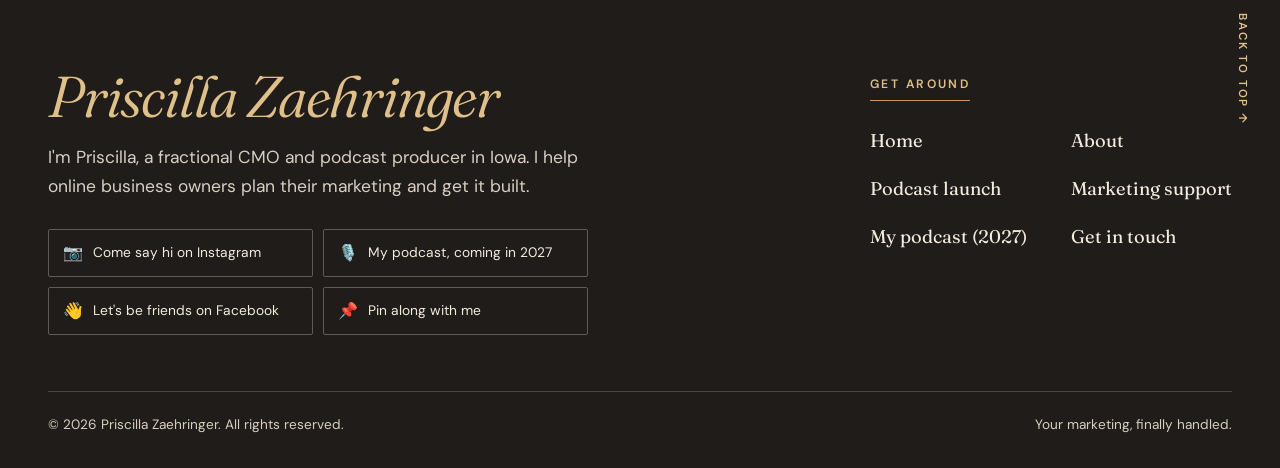
<file: about.html>
<!DOCTYPE html>
<html lang="en">
<head>
  <meta charset="utf-8">
  <meta name="viewport" content="width=device-width, initial-scale=1">
  <meta name="theme-color" content="#254B3D">
  <meta name="color-scheme" content="light">
  <!-- noindex while staging. Remove this tag at launch. -->
  <meta name="robots" content="noindex, nofollow">
  <title>About Priscilla Zaehringer · Fractional CMO in Iowa</title>
  <meta name="description" content="Meet Priscilla, a fractional CMO and podcast producer in Iowa who helps online business owners plan their marketing and get it built.">
  <meta property="og:type" content="profile">
  <meta property="og:title" content="About Priscilla Zaehringer · Fractional CMO in Iowa">
  <meta property="og:description" content="Meet Priscilla, a fractional CMO and podcast producer in Iowa who helps online business owners plan their marketing and get it built.">
  <meta property="og:url" content="https://priscillazaehringer.com/about/">
  <link rel="preload" href="/assets/fonts/fraunces-var.woff2" as="font" type="font/woff2" crossorigin>
  <link rel="preload" href="/assets/fonts/dm-sans-var.woff2" as="font" type="font/woff2" crossorigin>
  <link rel="stylesheet" href="/assets/css/signal.css">
  <style>
    /* ================= About (on the shared Signal system) ================= */
    /* hero: solid forest, text + photo */
    .hero { padding-block: clamp(64px, 8vw, 120px); }
    .hero-grid { display: grid; grid-template-columns: minmax(0, 7fr) minmax(0, 5fr); gap: clamp(40px, 7vw, 112px); align-items: center; }
    .hero h1 { font-family: var(--serif); font-weight: 600; font-size: clamp(3rem, 1.2rem + 6vw, 6.8rem); line-height: 0.98; letter-spacing: -0.03em;
      font-variation-settings: 'SOFT' 100, 'WONK' 1, 'opsz' 144; }
    .hero .lede { max-width: 40ch; margin: 24px 0 32px; }
    .hero-photo { margin: 0; }
    .hero-photo img { width: 100%; aspect-ratio: 4 / 5.2; object-fit: cover; object-position: 50% 30%; border-radius: 999px 999px 0 0; }
    @media (max-width: 860px) { .hero-grid { grid-template-columns: 1fr; } .hero-photo { max-width: 340px; } }

    /* story */
    .story-wrap { max-width: 760px; }
    .story h2 { margin-bottom: 26px; }
    .story-wrap p:not(.lede) { color: var(--muted); }
    .story .cred { color: var(--hi); font-weight: 600; }

    /* proof */
    .stats { display: grid; grid-template-columns: repeat(4, minmax(0, 1fr)); gap: 28px; list-style: none; margin: 0; padding: 0; }
    .stats b { display: block; font-family: var(--serif); font-weight: 600; font-size: clamp(3rem, 2rem + 3.4vw, 5.4rem); line-height: 0.95;
      letter-spacing: -0.03em; font-variation-settings: 'SOFT' 100, 'WONK' 1; color: var(--hi); }
    .stats span { display: block; margin-top: 10px; color: var(--ink); }
    @media (max-width: 760px) { .stats { grid-template-columns: 1fr 1fr; row-gap: 40px; } }

    /* working with me */
    .work-grid { display: grid; grid-template-columns: minmax(0, 5fr) minmax(0, 6fr); gap: clamp(48px, 8vw, 120px); align-items: center; }
    .portrait { margin: 0; position: relative; }
    .portrait img { width: 100%; aspect-ratio: 4 / 5; object-fit: cover; object-position: 50% 20%; border-radius: 0 0 999px 999px; }
    .portrait figcaption { position: absolute; right: -14px; top: -30px; color: var(--hi); font-size: clamp(1.7rem, 1.4rem + 0.8vw, 2.2rem); rotate: 5deg; }
    .work h2 { margin-bottom: 26px; }
    .work-grid p { color: var(--muted); }
    .work-grid p.lede { color: var(--ink); }
    @media (max-width: 860px) { .work-grid { grid-template-columns: 1fr; } .portrait { max-width: 340px; } }

    /* beliefs */
    .beliefs-head h2 { max-width: 18ch; }
    .beliefs { display: grid; grid-template-columns: repeat(4, minmax(0, 1fr)); gap: clamp(28px, 3.5vw, 48px); list-style: none; margin: clamp(48px, 6vw, 72px) 0 0; padding: 0; }
    .belief-art { display: block; width: clamp(84px, 7vw, 104px); height: auto; margin-bottom: 22px; }
    .beliefs h3 { font-weight: 600; font-variation-settings: 'SOFT' 100, 'WONK' 1; font-size: clamp(1.3rem, 1.1rem + 0.6vw, 1.6rem); margin-bottom: 14px; }
    .beliefs p { margin: 0; color: var(--muted); }
    @media (max-width: 1100px) { .beliefs { grid-template-columns: 1fr 1fr; row-gap: 56px; } }
    @media (max-width: 600px) { .beliefs { grid-template-columns: 1fr; gap: 44px; } }

    /* off the clock: a board of pinned Polaroids */
    .offclock-head h2 { margin-bottom: 32px; }
    .off-cols { display: grid; grid-template-columns: minmax(0, 6fr) minmax(0, 5fr); gap: clamp(32px, 6vw, 88px); }
    .off-cols p:not(.lede) { color: var(--muted); }
    .few { font-size: 1.3rem; font-weight: 600; font-variation-settings: 'SOFT' 100; margin-bottom: 14px; color: var(--hi); }
    .few-list { list-style: none; margin: 0; padding: 0; }
    .few-list li { position: relative; padding: 10px 0 10px 24px; border-bottom: 1px solid rgba(243,235,221,0.12); color: var(--muted); }
    .few-list li::before { content: ""; position: absolute; left: 2px; top: 1.15em; width: 8px; height: 8px; border-radius: 50%; background: var(--hi); }
    @media (max-width: 860px) { .off-cols { grid-template-columns: 1fr; } }
    .board { display: grid; grid-template-columns: repeat(4, minmax(0, 1fr)); gap: clamp(20px, 3vw, 40px); list-style: none;
      margin: clamp(56px, 7vw, 88px) 0 0; padding: 0; }
    .board .polaroid { rotate: -3deg; }
    .board li:nth-child(2) .polaroid { rotate: 2.5deg; translate: 0 18px; }
    .board li:nth-child(3) .polaroid { rotate: -1.5deg; }
    .board li:nth-child(4) .polaroid { rotate: 3.5deg; translate: 0 12px; }
    .board .polaroid img { aspect-ratio: 1; object-fit: cover; }
    .board .polaroid figcaption { font-size: 1.25rem; }
    @media (max-width: 860px) { .board { grid-template-columns: 1fr 1fr; row-gap: 44px; } }

    /* closing: mulberry with a vintage halftone overlay fading in from the corners */
    .feather-close { position: relative; background: var(--mulberry); padding-block: clamp(96px, 12vw, 168px); overflow: hidden; isolation: isolate; }
    .feather-close::before { content: ""; position: absolute; inset: 0; z-index: -1; pointer-events: none;
      background-image: radial-gradient(circle, #4E1C30 0 2.2px, transparent 2.6px);
      background-size: 11px 11px;
      -webkit-mask-image: radial-gradient(ellipse at 0% 100%, #000 0%, transparent 55%), radial-gradient(ellipse at 100% 0%, #000 0%, transparent 50%);
              mask-image: radial-gradient(ellipse at 0% 100%, #000 0%, transparent 55%), radial-gradient(ellipse at 100% 0%, #000 0%, transparent 50%); }
    .feather-close .paper-card { box-shadow: 12px 12px 0 #3E1626; border-color: #3E1626; }
    .feather-close .paper-card h2 { max-width: 14ch; }
    .feather-close .paper-card p + p { margin-top: -16px; }
    .feather-close .paper-card .card-links { margin: 22px auto 0; font-size: 0.95rem; color: #5E564C; }
    .card-links a { color: var(--mulberry); text-underline-offset: 3px; }
    @media (max-width: 600px) { .feather-close .paper-card { box-shadow: 8px 8px 0 #3E1626; } }
  </style>
</head>
<body>
  <a class="skip-link" href="#main">Skip to content</a>

  <div id="grain" aria-hidden="true"></div>

  <div class="top-stack" id="hdr-stack">
    <aside aria-label="Announcement"><a class="hello-bar" href="/podcast.html">New: <span>The Signal, a done-for-you podcast launch</span> for business owners.</a></aside>
    <header class="site-header" id="hdr">
      <div class="container nav">
        <a href="/" class="wordmark">Priscilla Zaehringer</a>
        <nav class="nav-center" aria-label="Main">
          <a href="/podcast.html">Podcast Launch</a>
          <a href="/support.html">Marketing Support</a>
          <a href="/about.html" aria-current="page">About</a>
        </nav>
        <div class="nav-cta">
          <button type="button" class="nav-pill" data-open-inquiry>Get in touch</button>
          <button type="button" class="nav-toggle" id="navToggle" aria-controls="mobileMenu" aria-expanded="false" aria-label="Open menu">
            <span class="bars" aria-hidden="true"><i></i><i></i><i></i></span>
          </button>
        </div>
      </div>
    </header>
      <div class="mobile-menu" id="mobileMenu">
        <div class="mm-inner">
          <nav class="mm-nav" aria-label="Mobile">
            <a class="mm-link" href="/">Home</a>
            <a class="mm-link" href="/podcast.html">Podcast Launch</a>
            <a class="mm-link" href="/support.html">Marketing Support</a>
            <a class="mm-link" href="/about.html" aria-current="page">About</a>
            <button type="button" class="mm-cta" data-open-inquiry>Get in touch</button>
          </nav>
        </div>
      </div>
  </div>

  <main id="main" tabindex="-1">

  <!-- ===================== HERO ===================== -->
  <section class="hero dk bg-forest" id="top" aria-labelledby="hero-h">
    <div class="wrap hero-grid">
      <div class="hero-text">
        <h1 id="hero-h">Hi, I'm Priscilla.</h1>
        <p class="lede">I'm a marketing and operations person from Iowa, which is a long way of saying I help small business
          owners plan their marketing and then actually get it built.</p>
        <button type="button" class="btn btn-gold" data-open-inquiry>Get in touch <span class="arr" aria-hidden="true">&#8599;</span></button>
      </div>
      <figure class="hero-photo">
        <img src="/assets/img/about-hero-alt-760.webp"
             srcset="/assets/img/about-hero-alt-560.webp 560w, /assets/img/about-hero-alt-760.webp 760w, /assets/img/about-hero-alt.webp 1000w"
             sizes="(max-width: 860px) 80vw, 36vw" width="760" height="1016" fetchpriority="high" decoding="async"
             alt="Priscilla walking away through a wildflower field, holding a straw hat in the evening light">
      </figure>
    </div>
  </section>

  <!-- ===================== STORY ===================== -->
  <section class="sec story dk bg-ink" id="story" aria-labelledby="story-h">
    <div class="wrap story-wrap">
      <div class="reveal">
        <h2 id="story-h">How I got here</h2>
        <p class="lede">Since 2020, I've been working behind the scenes of other people's businesses, starting as an Online
          Business Manager. It didn't take long to realize how much I enjoyed it.</p>
        <p>That's also how I got into podcasting. I started by editing episodes and eventually took on everything from planning
          podcast launches and coordinating guests to managing ongoing production. Over the years, my work expanded into email
          marketing, building funnels, managing Meta ads, and creating systems that made life a little easier for my clients.</p>
        <p>What I love most about my work is the variety. I get to be both creative and analytical, work with some really great
          people, and help bring their ideas to life.</p>
        <p>Today, I work closely with a small group of business owners, providing ongoing marketing and operational support,
          <a href="/podcast.html">done-for-you podcast launches</a>, and <a href="/support.html">individual projects</a>.</p>
        <p>I genuinely enjoy getting to know the people I work with, understanding their businesses, and becoming someone they
          can count on.</p>
      </div>
    </div>
  </section>

  <!-- ===================== PROOF ===================== -->
  <!-- Numbers confirmed with Priscilla (years is an estimate — adjust anytime). -->
  <section class="sec dk bg-forest" id="proof" aria-label="By the numbers" style="padding-block: clamp(64px, 8vw, 112px);">
    <div class="wrap">
      <ul class="stats reveal">
        <li><b>6+</b><span>Years doing this work</span></li>
        <li><b>40+</b><span>Meta campaigns managed</span></li>
        <li><b>300+</b><span>Podcast episodes produced</span></li>
        <li><b>30+</b><span>Funnels &amp; systems built</span></li>
      </ul>
    </div>
  </section>

  <!-- ===================== WORKING WITH ME ===================== -->
  <section class="sec work dk bg-ink" id="partner" aria-labelledby="work-h">
    <div class="wrap work-grid">
      <figure class="portrait reveal">
        <img src="/assets/img/about-headshot-600.webp" srcset="/assets/img/about-headshot-600.webp 600w, /assets/img/about-headshot.webp 800w"
             sizes="(max-width: 860px) 340px, 40vw" width="600" height="900" loading="lazy" decoding="async" alt="Priscilla smiling, in a cream sweater">
      </figure>
      <div class="reveal">
        <h2 id="work-h">What working with me is like</h2>
        <p class="lede">I'm naturally a curious person. I like knowing how things work, figuring out why something isn't working,
          and finding better ways to do things. I'm also pretty detail-oriented, which comes in handy with the kind of work I do.</p>
        <p>One of my favorite things about working with business owners is being able to take something off their plate so they
          don't have to think about it anymore.</p>
        <p>I intentionally keep my client list small because I want to have the time to really get to know you, your business,
          and how you like to work. When you hire me, you're working directly with me.</p>
        <p>I'm also a big believer in open and honest communication. If I don't think something makes sense for your business
          right now, I'll tell you. I'm mindful of the money you're investing in your business, and I want you to feel good about
          where it's going.</p>
        <p>And while I take my work seriously, I don't think everything needs to be so serious. I enjoy getting to know my
          clients as people, sharing a good laugh, and celebrating the little wins along the way.</p>
      </div>
    </div>
  </section>

  <!-- ===================== BELIEFS ===================== -->
  <section class="sec dk bg-mulberry" id="beliefs" aria-labelledby="beliefs-h">
    <div class="wrap">
      <div class="beliefs-head reveal"><h2 id="beliefs-h">A few things I firmly believe</h2></div>
      <ul class="beliefs reveal">
        <li><svg class="belief-art" viewBox="0 0 120 120" aria-hidden="true" focusable="false"><circle cx="60" cy="60" r="58" fill="#254B3D"/><circle cx="60" cy="60" r="51" fill="none" stroke="#F3EBDD" stroke-opacity=".35"/><g fill="none" stroke="#F3EBDD" stroke-width="2.8" stroke-linecap="round" stroke-linejoin="round"><rect x="48" y="28" width="24" height="40" rx="12" fill="#E0C08A" stroke="#E0C08A"/><path d="M53 40h14M53 48h14M53 56h14" stroke="#254B3D" stroke-width="2.2"/><path d="M40 58a20 20 0 0 0 40 0M60 78v12M48 92h24"/></g></svg>
          <h3>Your podcast doesn't need sponsors to be successful.</h3>
          <p>For business owners, there's so much value in having a space where people can get to know you, hear how you think, and learn from you before they ever inquire about working with you.</p></li>
        <li><svg class="belief-art" viewBox="0 0 120 120" aria-hidden="true" focusable="false"><circle cx="60" cy="60" r="58" fill="#292622"/><circle cx="60" cy="60" r="51" fill="none" stroke="#F3EBDD" stroke-opacity=".35"/><g fill="none" stroke="#F3EBDD" stroke-width="2.8" stroke-linecap="round" stroke-linejoin="round"><path d="M30 62 L88 36 L74 86 L60 70 Z" fill="#E0C08A" stroke="#E0C08A"/><path d="M88 36 L60 70 L58 84" stroke="#292622" stroke-width="2.2"/><path d="M24 80c8-2 14-6 20-12M20 92c10-2 18-6 26-14" stroke="#F3EBDD" stroke-opacity=".7" stroke-dasharray="3 5"/></g></svg>
          <h3>You don't have to have everything figured out before you start.</h3>
          <p>I've seen business owners spend months overthinking a project that could already be out in the world. Sometimes, the best thing you can do is get it up and running, see what happens, and make adjustments along the way.</p></li>
        <li><svg class="belief-art" viewBox="0 0 120 120" aria-hidden="true" focusable="false"><circle cx="60" cy="60" r="58" fill="#254B3D"/><circle cx="60" cy="60" r="51" fill="none" stroke="#F3EBDD" stroke-opacity=".35"/><g fill="none" stroke="#F3EBDD" stroke-width="2.8" stroke-linecap="round" stroke-linejoin="round"><path d="M34 54v32h52V54"/><path d="M30 54l6-18h48l6 18z" fill="#E0C08A" stroke="#E0C08A"/><path d="M42 36v18M54 36v18M66 36v18M78 36v18" stroke="#292622" stroke-width="2"/><path d="M52 86V68h16v18"/><rect x="72" y="62" width="10" height="10" rx="1"/></g></svg>
          <h3>Small businesses deserve good marketing support, too.</h3>
          <p>You shouldn't need a full-time marketing team to have someone who understands your business and can help you move things forward. I know how much time, money, and energy goes into running a small business, and I don't take that lightly.</p></li>
        <li><svg class="belief-art" viewBox="0 0 120 120" aria-hidden="true" focusable="false"><circle cx="60" cy="60" r="58" fill="#C69B55"/><circle cx="60" cy="60" r="51" fill="none" stroke="#292622" stroke-opacity=".35"/><g fill="none" stroke="#292622" stroke-width="2.8" stroke-linecap="round" stroke-linejoin="round"><rect x="36" y="28" width="48" height="64" rx="4" fill="#F3EBDD" stroke="#F3EBDD"/><g stroke="#292622" stroke-width="2.4"><rect x="43" y="38" width="9" height="9" rx="1.5"/><path d="M45 42l2.5 3 5-7" stroke="#742D47" stroke-width="3"/><path d="M58 43h18"/><rect x="43" y="56" width="9" height="9" rx="1.5"/><path d="M58 61h18" stroke-opacity=".35"/><rect x="43" y="74" width="9" height="9" rx="1.5"/><path d="M58 79h18" stroke-opacity=".35"/></g></g></svg>
          <h3>You don't need to do all the things.</h3>
          <p>Just because another business owner is doing something doesn't mean you need to be doing it, too. I'd much rather help you figure out what makes sense for your business, your budget, and the amount of time you actually have.</p></li>
      </ul>
    </div>
  </section>

  <!-- ===================== OFF THE CLOCK ===================== -->
  <section class="sec offclock dk bg-ink" id="offclock" aria-labelledby="off-h">
    <div class="wrap">
      <div class="offclock-head reveal">
        <h2 id="off-h">When I'm not working</h2>
        <div class="off-cols">
          <div>
            <p class="lede">I love squeezing as many adventures as I can into my calendar. Football games (go Vikings and
              Hawkeyes!), shelling on the beach, hiking in the mountains, and our annual trip to Disney World. 🏰</p>
            <p>I'm a mom of three, all in very different stages of life, so I'm in a constant state of feeling overwhelmed while
              reminding myself to slow down and live in the moment.</p>
            <p>My husband and I have known each other since middle school (middle school sweethearts?!), and we're a proud
              veteran family. Fun fact: my husband and our youngest share a birthday! We also have a dog named Moose, a cat named
              Kitty, and a bearded dragon named Draco.</p>
          </div>
          <div>
            <h3 class="few">A few other things about me:</h3>
            <ul class="few-list">
              <li>I firmly believe a clean house is a happy home (and mind). If you can relate, we can probably be best friends.</li>
              <li>I love wandering through vintage stores and finding a good deal. I refuse to pay full price for anything unless
                it's a life-or-death emergency. 😂</li>
              <li>I make myself a latte every morning. I genuinely can't function without it. ☕</li>
              <li>TV time has become few and far between, but when I do have time, I'm either catching up on TLC reality shows or
                watching something like Game of Thrones.</li>
              <li>If I weren't doing what I do now, I'd probably be an elementary school teacher. It was actually my first major in
                college!</li>
            </ul>
          </div>
        </div>
      </div>
      <ul class="board reveal">
        <li><figure class="polaroid"><span class="pin" aria-hidden="true"></span>
          <img src="/assets/img/life-adventure.webp" width="600" height="600" loading="lazy" decoding="async" alt="Wooden stairs climbing out of a cave toward sunlit autumn trees">
          <figcaption>always up for an adventure</figcaption></figure></li>
        <li><figure class="polaroid"><span class="pin" aria-hidden="true"></span>
          <img src="/assets/img/life-football.webp" width="600" height="600" loading="lazy" decoding="async" alt="Priscilla's hand with a Vikings club wristband above the stadium field">
          <figcaption>Skol! (and go Hawks)</figcaption></figure></li>
        <li><figure class="polaroid"><span class="pin" aria-hidden="true"></span>
          <img src="/assets/img/life-chalk.webp" width="600" height="600" loading="lazy" decoding="async" alt="A chalk drawing of the Madonna in a blue veil, made by Priscilla's oldest child">
          <figcaption>my oldest's chalk art</figcaption></figure></li>
        <li><figure class="polaroid"><span class="pin" aria-hidden="true"></span>
          <img src="/assets/img/life-disney.webp" width="600" height="600" loading="lazy" decoding="async" alt="Cinderella Castle at Walt Disney World under a blue sky">
          <figcaption>yes, a Disney millennial</figcaption></figure></li>
      </ul>
    </div>
  </section>

  <!-- ===================== CTA ===================== -->
  <section class="feather-close" id="book" aria-labelledby="book-h">
    <div class="wrap">
      <div class="paper-card reveal">
        <h2 id="book-h">Now I'd love to hear about you.</h2>
        <p>You've heard plenty about me. I'd love to know more about you: your business, what you're working on, and where you
          could use a little help. You don't need to have it all figured out first.</p>
        <p>Fill out the short contact form, and I'll get back to you personally within two business days. From there, we can find
          a time to chat and see how I might be able to help.</p>
        <button type="button" class="btn" data-open-inquiry>Get in touch <span class="arr" aria-hidden="true">&#8599;</span></button>
        <p class="card-links">Not quite ready? See <a href="/support.html">marketing support</a> or <a href="/podcast.html">The Signal podcast launch</a>.</p>
      </div>
    </div>
  </section>

  </main>

  <!-- ===================== FOOTER ===================== -->
  <footer class="site-footer dk">
    <a href="#top" class="back-to-top" aria-label="Back to top">Back to top <span aria-hidden="true">&uarr;</span></a>
    <div class="container">
      <div class="foot-grid">
        <div class="foot-brand">
          <a href="#top" class="foot-script">Priscilla Zaehringer</a>
          <div class="foot-intro">
            <p class="foot-bio">I'm Priscilla, a fractional CMO and podcast producer in Iowa. I help online business
              owners plan their marketing and get it built.</p>
          </div>
          <div class="foot-social">
            <a class="social-btn" href="https://www.instagram.com/cillaz.co/" target="_blank" rel="noopener"><span class="ic" aria-hidden="true">📷</span>Come say hi on Instagram<span class="sr-only"> (opens in a new tab)</span></a>
            <a class="social-btn" href="/field-notes.html"><span class="ic" aria-hidden="true">🎙️</span>My podcast, coming in 2027</a>
            <a class="social-btn" href="https://www.facebook.com/pzaehringer" target="_blank" rel="noopener"><span class="ic" aria-hidden="true">👋</span>Let's be friends on Facebook<span class="sr-only"> (opens in a new tab)</span></a>
            <a class="social-btn" href="https://www.pinterest.com/priscillazaehringer/" target="_blank" rel="noopener"><span class="ic" aria-hidden="true">📌</span>Pin along with me<span class="sr-only"> (opens in a new tab)</span></a>
          </div>
        </div>
        <nav class="foot-explore" aria-label="Footer">
          <h2 class="foot-h">Get around</h2>
          <div class="explore-cols">
            <a href="/">Home</a>
            <a href="/about.html">About</a>
            <a href="/podcast.html">Podcast launch</a>
            <a href="/support.html">Marketing support</a>
            <a href="/field-notes.html">My podcast (2027)</a>
            <a href="#" data-open-inquiry>Get in touch</a>
          </div>
        </nav>
      </div>
      <div class="foot-bottom">
        <span>© <span id="yr"></span> Priscilla Zaehringer. All rights reserved.</span>
        <span>Your marketing, finally handled.</span>
      </div>
    </div>
  </footer>

  <!-- INQUIRY DRAWER -->
  <div class="drawer-overlay" id="inquiryOverlay"></div>
  <aside class="drawer" id="inquiryDrawer" role="dialog" aria-modal="true" aria-labelledby="inquiryTitle" aria-hidden="true" inert>
    <div class="drawer-inner">
      <button type="button" class="drawer-close" data-close-inquiry aria-label="Close">&times;</button>
      <div class="drawer-head">
        <p class="eyebrow"><span class="heart">&#9829;</span>Start here</p>
        <h2 id="inquiryTitle">Tell me what you're working on.</h2>
        <p>Pick what you're interested in and share a few details.</p>
      </div>
      <form class="inquiry-form" action="https://formspree.io/f/xeebrwbl" method="POST">
        <input type="hidden" name="_subject" value="New website inquiry">
        <input type="text" name="_gotcha" class="hp" tabindex="-1" autocomplete="off" aria-hidden="true">

        <fieldset class="field" style="border:0; padding:0; margin:0 0 var(--s-3);">
          <legend style="display:block; padding:0; font-size:0.92rem; font-weight:600; margin-bottom:8px;">What are you interested in? <span class="req">*</span></legend>
          <div class="opts">
            <label class="opt"><input type="radio" name="Interested in" value="Fractional CMO (ongoing)" required> Fractional CMO <span class="hint">(ongoing support)</span></label>
            <label class="opt"><input type="radio" name="Interested in" value="The Signal - Podcast launch"> The Signal <span class="hint">(podcast launch)</span></label>
            <label class="opt"><input type="radio" name="Interested in" value="One project"> One project <span class="hint">(a funnel, sales page, email sequence…)</span></label>
            <label class="opt"><input type="radio" name="Interested in" value="Not sure yet"> Not sure yet, help me figure it out</label>
          </div>
        </fieldset>

        <label class="field"><span>What's your name? <span class="req">*</span></span>
          <input type="text" name="Name" autocomplete="name" required></label>

        <label class="field"><span>What's the best email to reach you? <span class="req">*</span></span>
          <input type="email" name="Email" autocomplete="email" required></label>

        <label class="field"><span>Your website <span class="hint">(if you have one)</span></span>
          <input type="url" name="Website" placeholder="https://" autocomplete="url"></label>

        <label class="field"><span>Tell me about your business. <span class="req">*</span></span>
          <textarea name="About your business" rows="3" required
            placeholder="What do you do, and who do you help?"></textarea></label>

        <label class="field"><span>What's your niche or industry?</span>
          <input type="text" name="Niche"></label>

        <label class="field"><span>If you had a magic wand, what's the one thing you'd want to improve &mdash; or the outcome you're hoping for? <span class="req">*</span></span>
          <textarea name="Magic wand outcome" rows="3" required></textarea></label>

        <label class="field"><span>Anything else you'd like me to know? <span class="hint">(optional)</span></span>
          <textarea name="Anything else" rows="3"></textarea></label>

        <label class="field"><span>How did you hear about me?</span>
          <select name="How did you hear">
            <option value="" selected disabled>Choose one</option>
            <option>Instagram</option>
            <option>A friend or referral</option>
            <option>Google search</option>
            <option>A podcast</option>
            <option>Newsletter</option>
            <option>Somewhere else</option>
          </select></label>

        <div class="form-actions">
          <button type="submit" class="btn">Send my inquiry</button>
          <span class="form-note">You'll hear back within two business days.</span>
        </div>
        <p class="form-status" role="alert" aria-live="assertive"></p>

        <div class="form-success" role="status" aria-live="polite">
          <span class="emoji" aria-hidden="true">&#127881;</span>
          <h3>Got it, thank you!</h3>
          <p>I'll read this and get back to you within two business days. If it looks like a fit, I'll send over
            a few times for a call.</p>
          <p>In the meantime, come say hi on
            <a href="https://www.instagram.com/cillaz.co/" target="_blank" rel="noopener">Instagram<span class="sr-only"> (opens in a new tab)</span></a>.</p>
        </div>
      </form>
    </div>
  </aside>

  <script>
    // Scroll reveal
    const reduce = matchMedia('(prefers-reduced-motion: reduce)').matches;
    const els = document.querySelectorAll('.reveal');
    if (reduce) { els.forEach(e => e.classList.add('in')); }
    else {
      const io = new IntersectionObserver((ents) => {
        ents.forEach(en => { if (en.isIntersecting) { en.target.classList.add('in'); io.unobserve(en.target); } });
      }, { threshold: 0.12, rootMargin: '0px 0px -8% 0px' });
      els.forEach(e => io.observe(e));
    }
    // Header solid on scroll
    const hdr = document.getElementById('hdr');
    const onScroll = () => hdr.classList.toggle('stuck', window.scrollY > 60);
    onScroll(); addEventListener('scroll', onScroll, { passive: true });

    // Nav dropdowns: click to toggle (hover/focus handled in CSS), Escape + outside-click to close.
    const subs = document.querySelectorAll('.nav-item.has-sub');
    subs.forEach(item => {
      const btn = item.querySelector('.nav-link');
      btn.addEventListener('click', (e) => {
        e.stopPropagation();
        const open = item.classList.toggle('open');
        btn.setAttribute('aria-expanded', open ? 'true' : 'false');
      });
      item.addEventListener('keyup', (e) => {
        if (e.key === 'Escape') { item.classList.remove('open'); btn.setAttribute('aria-expanded', 'false'); btn.focus(); }
      });
    });
    document.addEventListener('click', () => subs.forEach(item => {
      item.classList.remove('open');
      item.querySelector('.nav-link').setAttribute('aria-expanded', 'false');
    }));

    // Mobile menu: hamburger toggles the drop-down panel; Esc / outside click / link tap close it.
    const navToggle = document.getElementById('navToggle');
    const mobileMenu = document.getElementById('mobileMenu');
    if (navToggle && mobileMenu) {
      const setMenu = (open) => {
        mobileMenu.classList.toggle('open', open);
        navToggle.setAttribute('aria-expanded', open ? 'true' : 'false');
        navToggle.setAttribute('aria-label', open ? 'Close menu' : 'Open menu');
      };
      navToggle.addEventListener('click', (e) => {
        e.stopPropagation();
        setMenu(!mobileMenu.classList.contains('open'));
      });
      mobileMenu.addEventListener('click', (e) => { if (e.target.closest('a, button')) setMenu(false); });
      document.addEventListener('click', (e) => {
        if (!mobileMenu.contains(e.target) && !navToggle.contains(e.target)) setMenu(false);
      });
      document.addEventListener('keydown', (e) => {
        if (e.key === 'Escape' && mobileMenu.classList.contains('open')) { setMenu(false); navToggle.focus(); }
      });
      matchMedia('(min-width: 761px)').addEventListener('change', (e) => { if (e.matches) setMenu(false); });
    }

    // Keep --stack-h equal to the real header height so nothing hides underneath it.
    const stackEl = document.getElementById('hdr-stack');
    if (stackEl) {
      const setStackH = () => document.documentElement.style
        .setProperty('--stack-h', Math.round(stackEl.getBoundingClientRect().height) + 'px');
      setStackH();
      addEventListener('resize', setStackH, { passive: true });
      addEventListener('load', setStackH);
      if (window.ResizeObserver) new ResizeObserver(setStackH).observe(stackEl);
    }
    document.getElementById('yr').textContent = new Date().getFullYear();

    // Inquiry drawer: open from any [data-open-inquiry], close via overlay / button / Esc
    const overlay = document.getElementById('inquiryOverlay');
    const drawer = document.getElementById('inquiryDrawer');
    if (overlay && drawer) {
      let lastFocus = null;
      const focusables = () => drawer.querySelectorAll('a[href], button:not([disabled]), input, select, textarea');
      const openDrawer = (e) => {
        if (e && e.cancelable) e.preventDefault();
        lastFocus = document.activeElement;
        overlay.classList.add('open');
        drawer.classList.add('open');
        drawer.removeAttribute('inert');
        drawer.setAttribute('aria-hidden', 'false');
        document.body.style.overflow = 'hidden';
        const first = focusables()[0];
        if (first) setTimeout(() => first.focus(), 60);
      };
      const closeDrawer = () => {
        overlay.classList.remove('open');
        drawer.classList.remove('open');
        drawer.setAttribute('inert', '');
        drawer.setAttribute('aria-hidden', 'true');
        document.body.style.overflow = '';
        if (lastFocus) lastFocus.focus();
      };
      document.querySelectorAll('[data-open-inquiry]').forEach(b => b.addEventListener('click', openDrawer));
      document.querySelectorAll('[data-close-inquiry]').forEach(b => b.addEventListener('click', closeDrawer));
      overlay.addEventListener('click', closeDrawer);
      document.addEventListener('keydown', (e) => {
        if (e.key === 'Escape' && drawer.classList.contains('open')) closeDrawer();
        if (e.key === 'Tab' && drawer.classList.contains('open')) {
          const f = Array.from(focusables());
          if (!f.length) return;
          const first = f[0], last = f[f.length - 1];
          if (e.shiftKey && document.activeElement === first) { e.preventDefault(); last.focus(); }
          else if (!e.shiftKey && document.activeElement === last) { e.preventDefault(); first.focus(); }
        }
      });

      // Submit to Formspree via fetch; reveal the success panel inside the drawer
      const iform = drawer.querySelector('.inquiry-form');
      const status = iform.querySelector('.form-status');
      const sbtn = iform.querySelector('button[type="submit"]');
      iform.addEventListener('submit', async (e) => {
        e.preventDefault();
        status.textContent = '';
        sbtn.disabled = true; sbtn.textContent = 'Sending…';
        try {
          const res = await fetch(iform.action, {
            method: 'POST', body: new FormData(iform), headers: { 'Accept': 'application/json' }
          });
          if (res.ok) {
            iform.classList.add('sent');
            drawer.scrollTop = 0;
          } else {
            const data = await res.json().catch(() => ({}));
            status.textContent = (data.errors && data.errors.map(x => x.message).join(', '))
              || 'Something went wrong. Please try again, or email priscilla@priscillazaehringer.com.';
            sbtn.disabled = false; sbtn.textContent = 'Send my inquiry';
          }
        } catch (err) {
          status.textContent = 'Something went wrong. Please check your connection and try again.';
          sbtn.disabled = false; sbtn.textContent = 'Send my inquiry';
        }
      });
    }

    // Quiz flip
    function fp(el, idx) {
      const card = el.closest('.flip');
      if (card.classList.contains('flipped')) return;
      const cilla = parseInt(card.getAttribute('data-cilla'), 10);
      card.querySelector('.flip-yours').textContent = el.textContent.trim();
      const vibe = card.querySelector('.flip-vibe');
      if (idx === cilla) { vibe.textContent = 'same!!'; }
      else {
        const msgs = ['love that for you!', 'ooh, different vibes!', 'noted!', 'variety is the spice!', 'respect!'];
        vibe.textContent = msgs[Math.floor(Math.random() * msgs.length)];
      }
      card.classList.add('flipped');
    }
    window.fp = fp;
  </script>

  <script type="application/ld+json">
  {
    "@context": "https://schema.org",
    "@graph": [
      {
        "@type": "Person",
        "@id": "https://priscillazaehringer.com/#person",
        "name": "Priscilla Zaehringer",
        "url": "https://priscillazaehringer.com/",
        "jobTitle": "Fractional CMO and Podcast Producer",
        "description": "Iowa-based marketing partner offering Meta ads management, podcast production, and business operations support for small business owners.",
        "address": { "@type": "PostalAddress", "addressRegion": "IA", "addressCountry": "US" },
        "sameAs": [
          "https://www.instagram.com/cillaz.co/",
          "https://www.facebook.com/pzaehringer",
          "https://www.pinterest.com/priscillazaehringer/"
        ]
      },
      {
        "@type": "AboutPage",
        "url": "https://priscillazaehringer.com/about/",
        "name": "About Priscilla Zaehringer",
        "mainEntity": { "@id": "https://priscillazaehringer.com/#person" }
      }
    ]
  }
  </script>
</body>
</html>
</file>
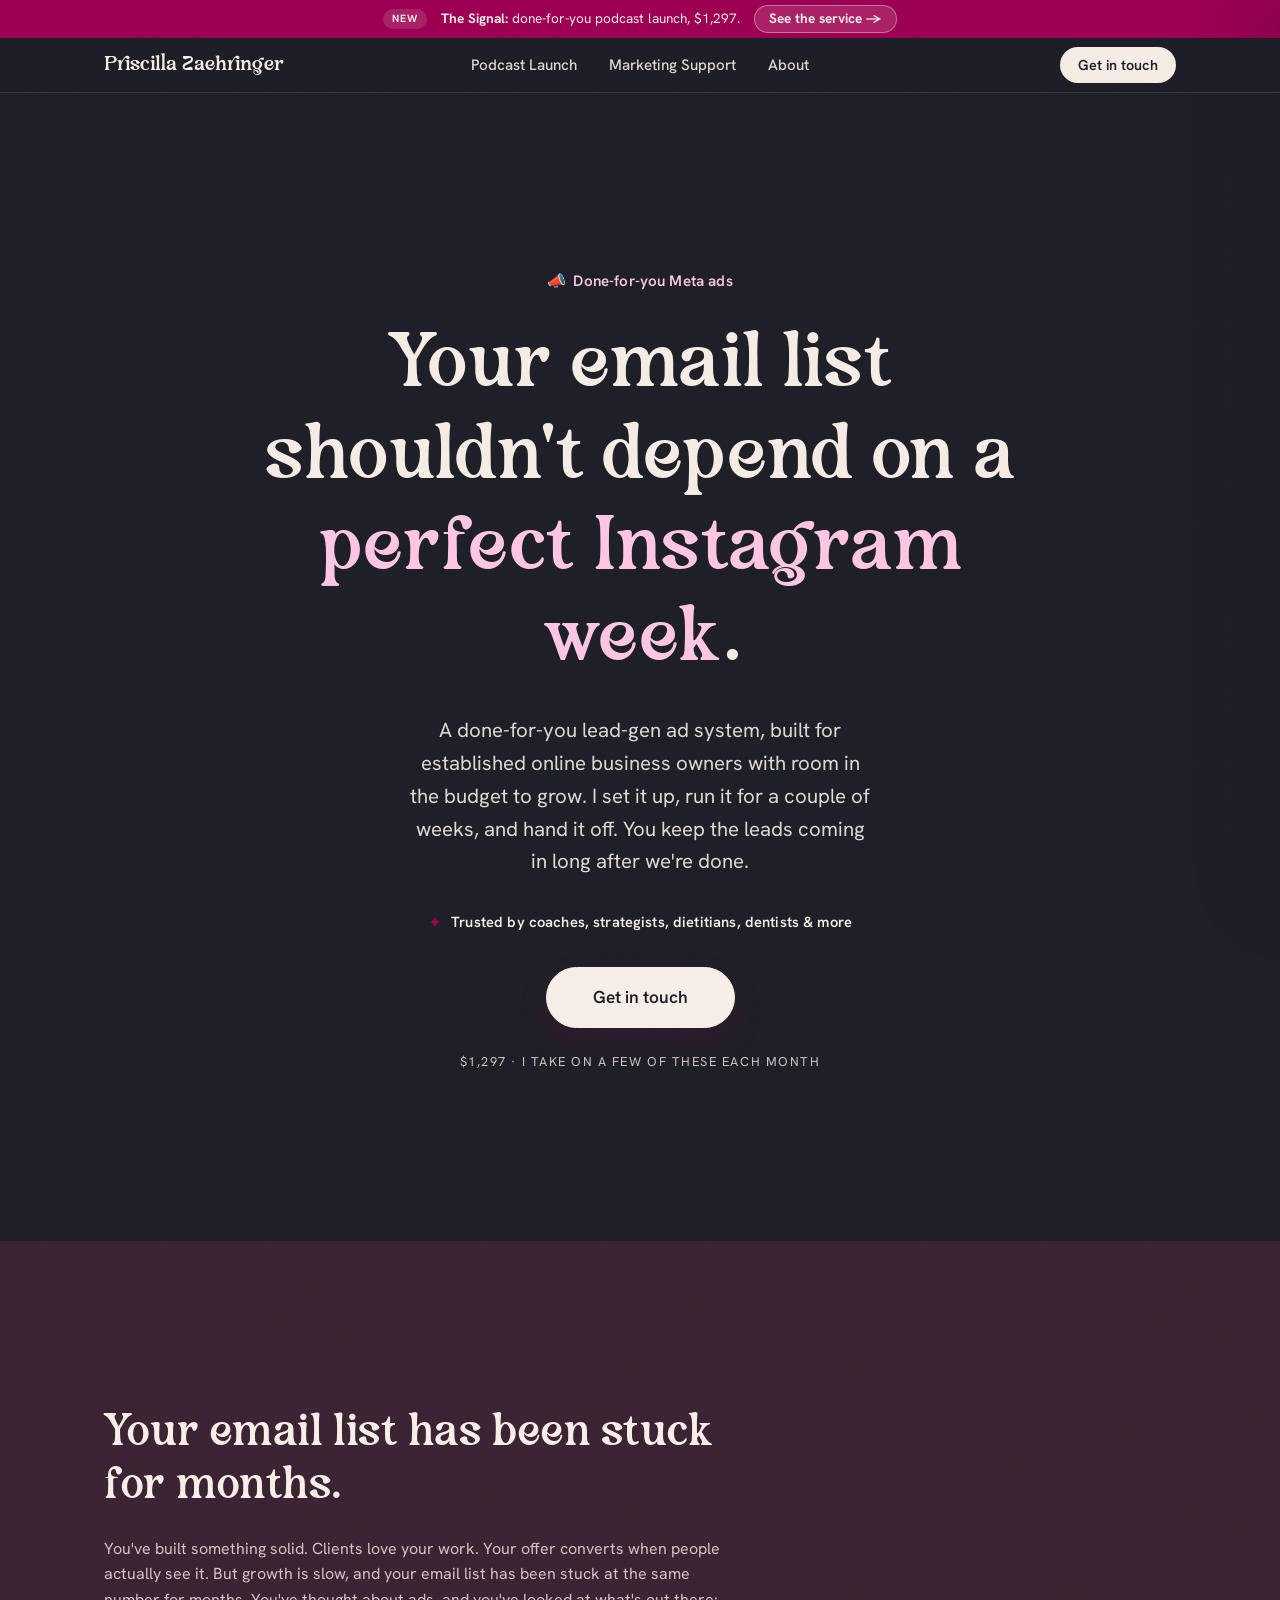
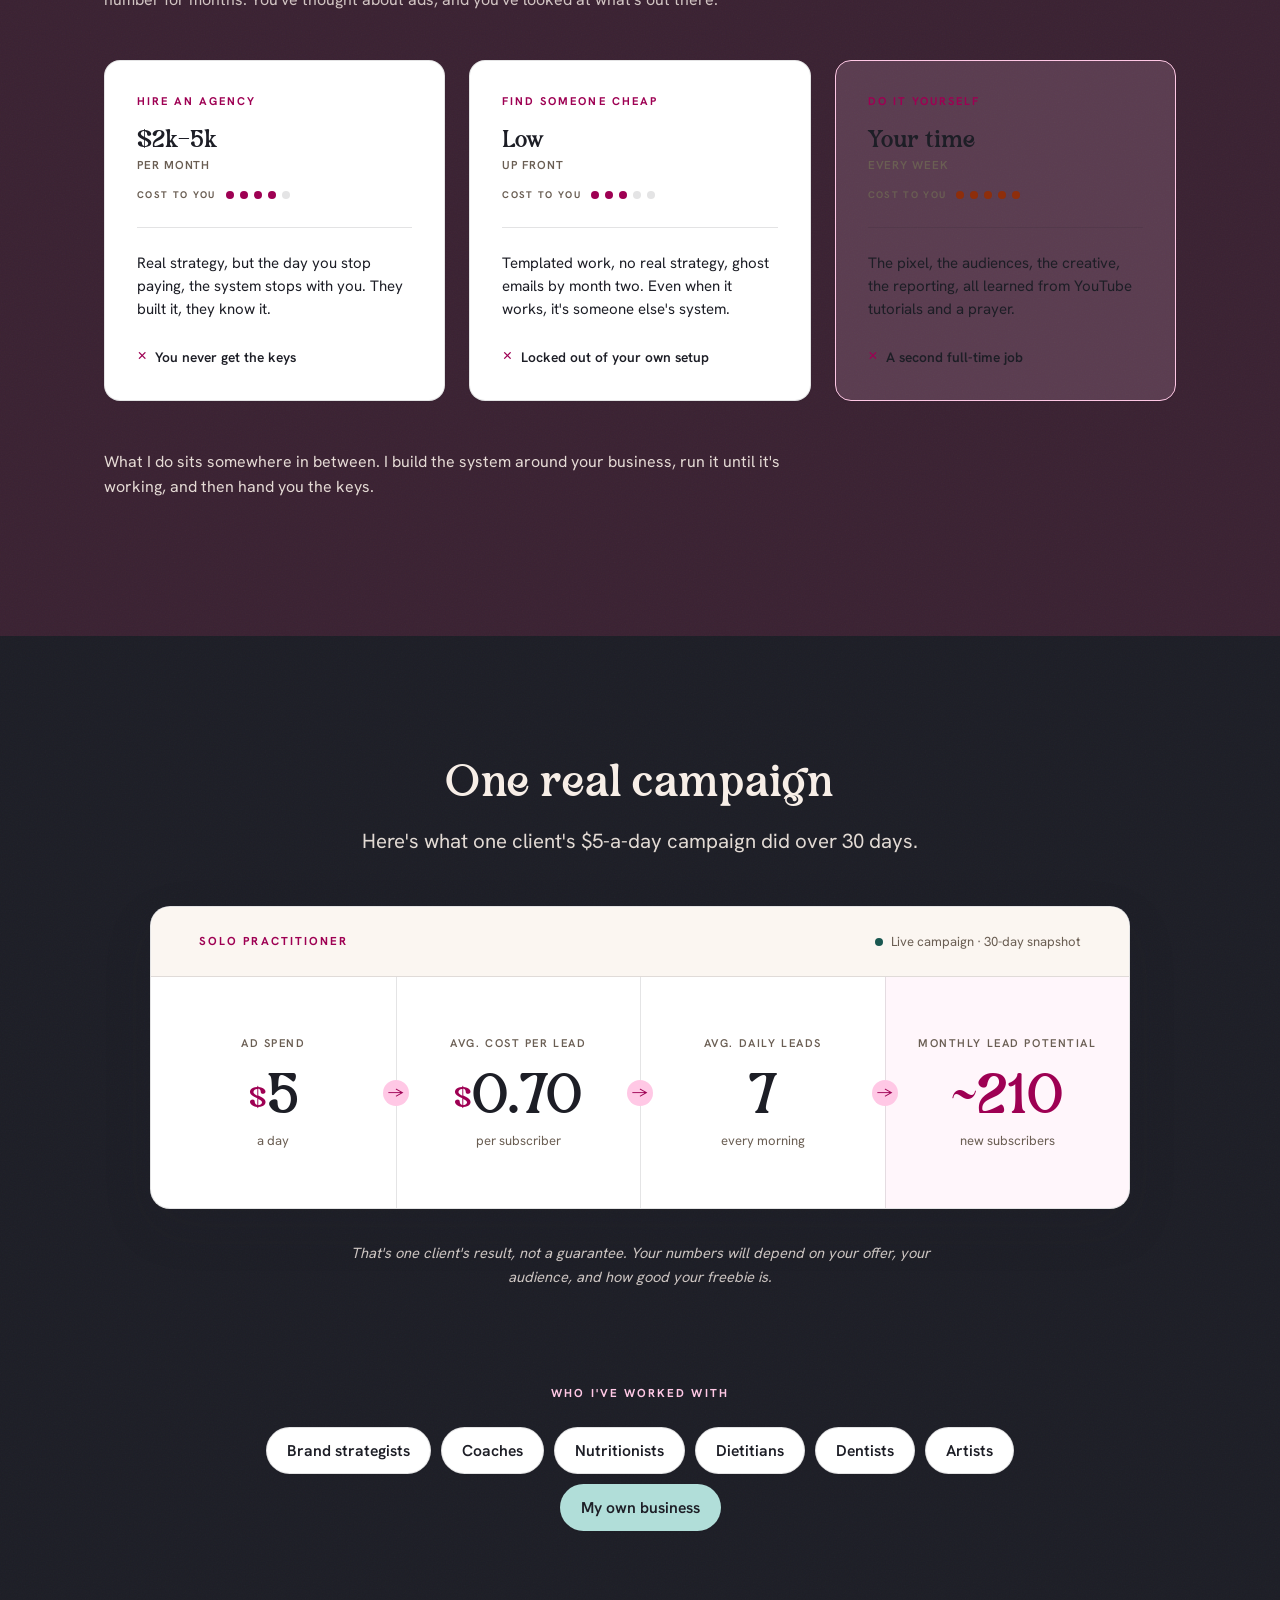
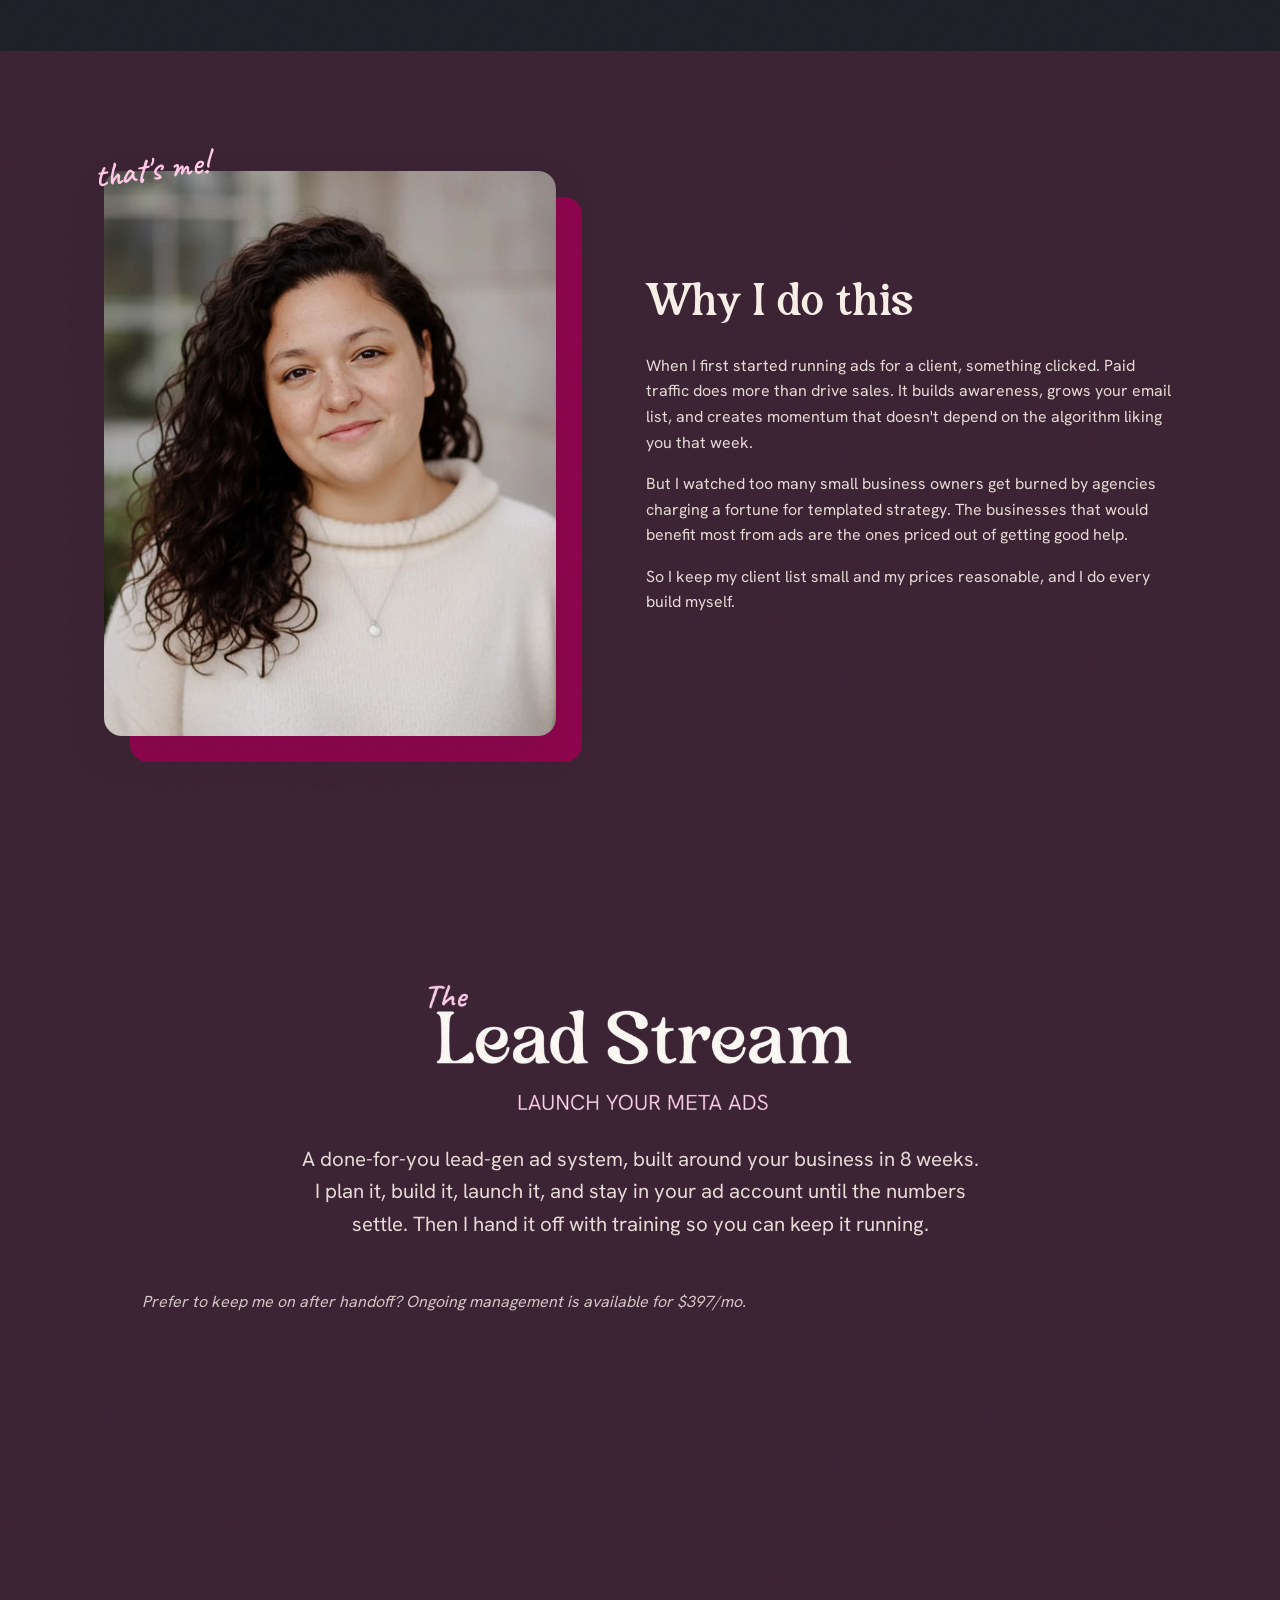
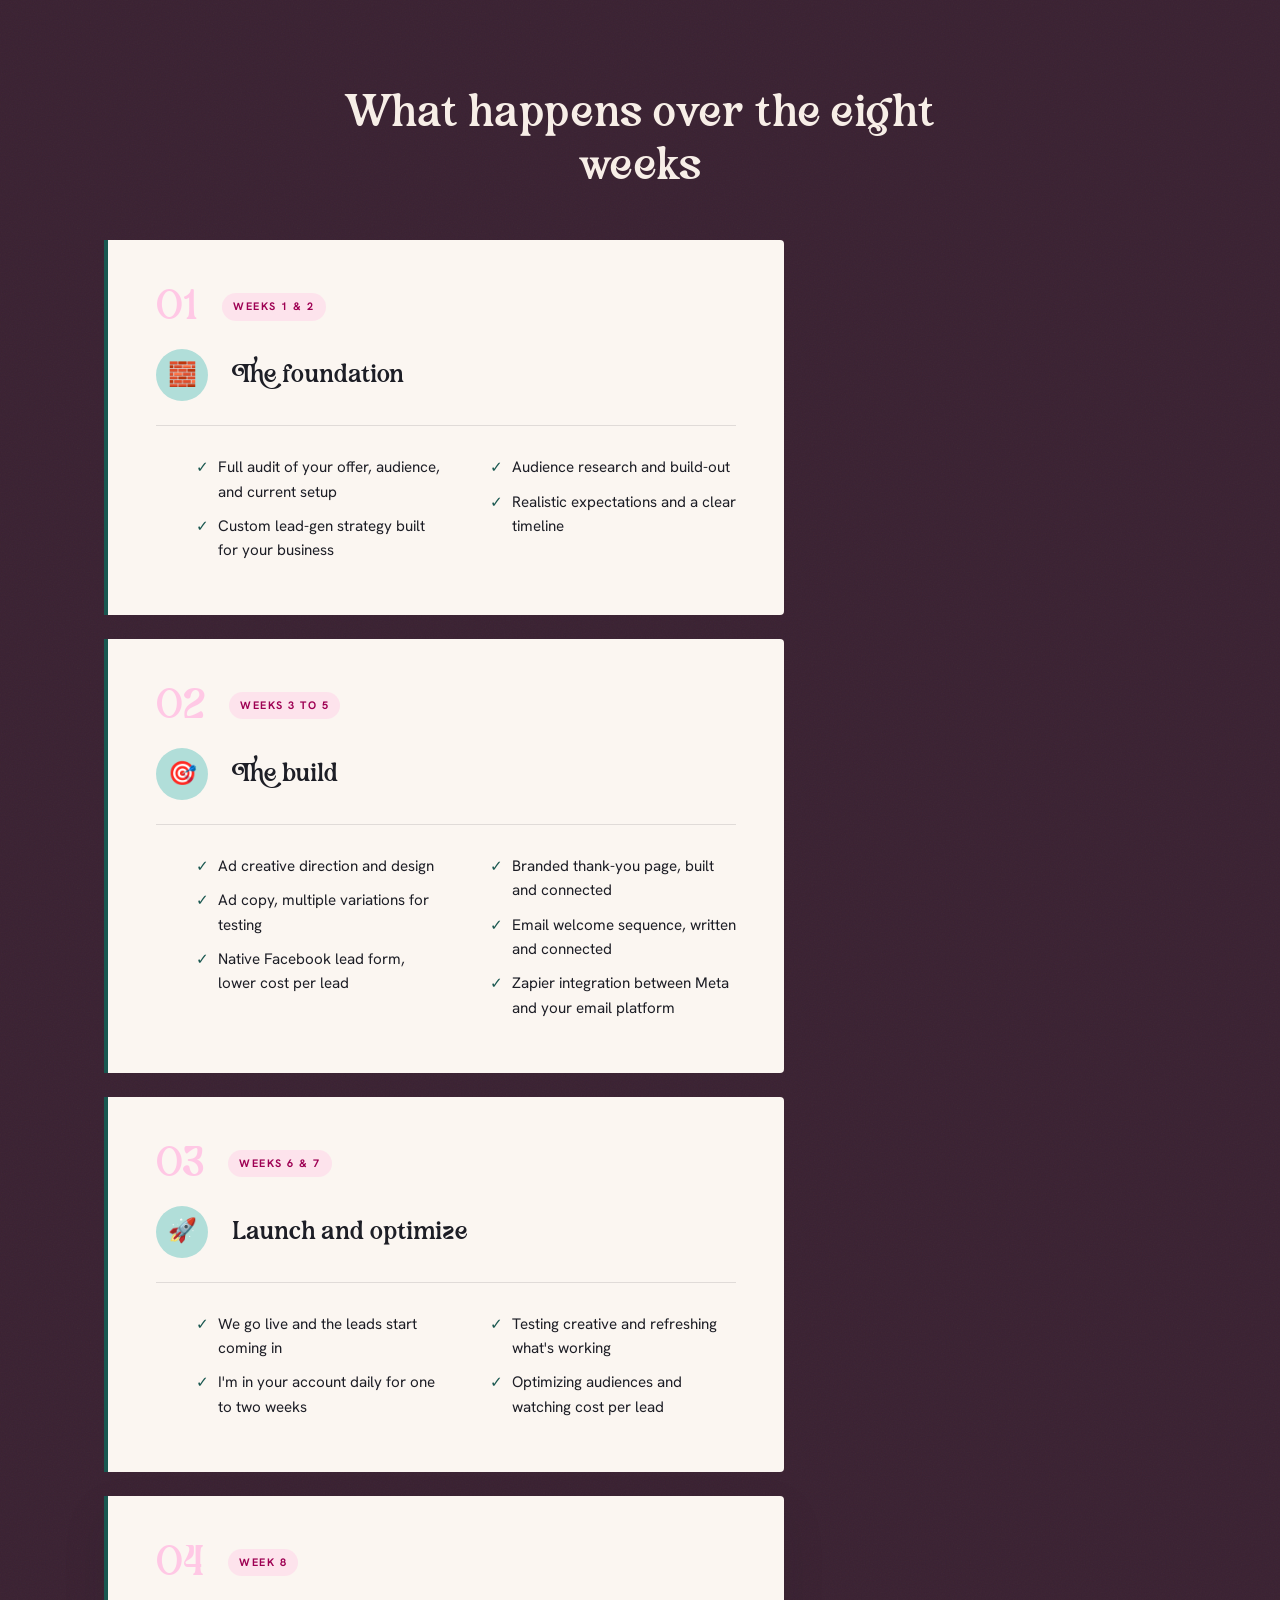
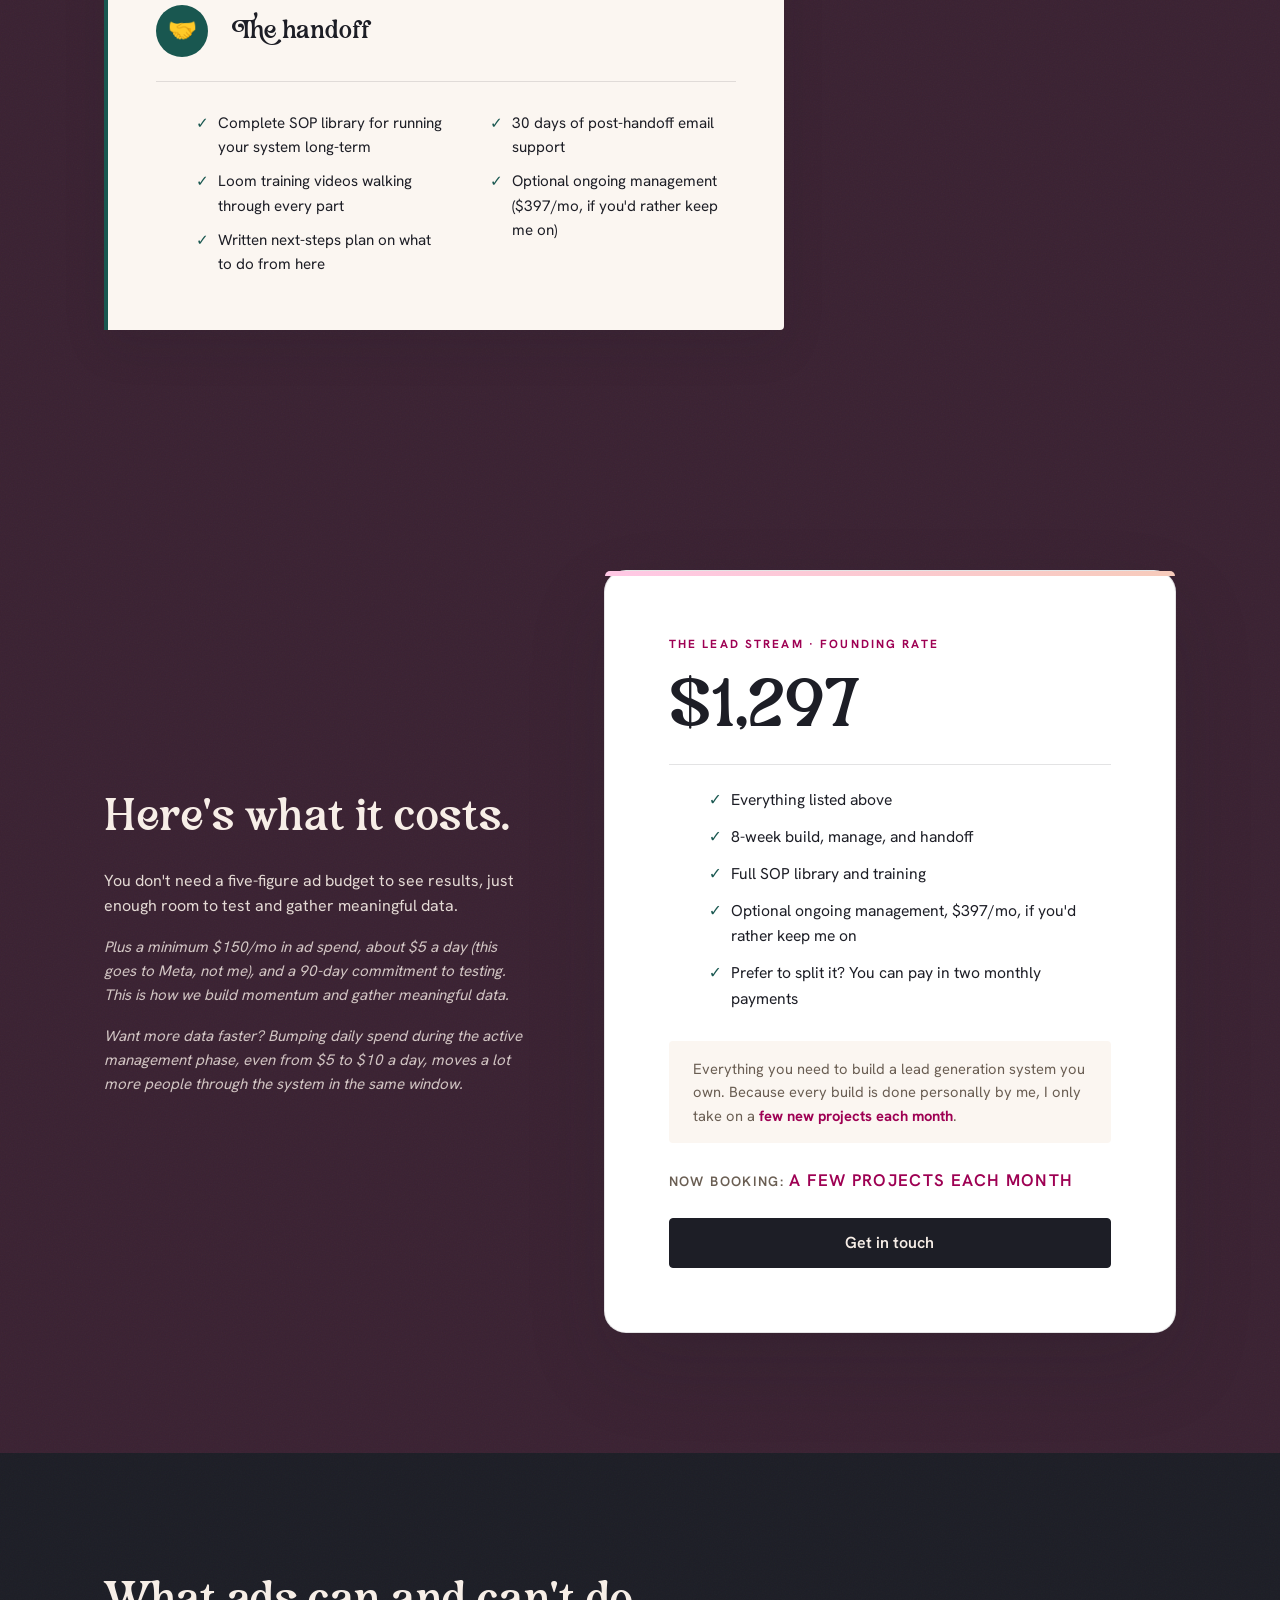
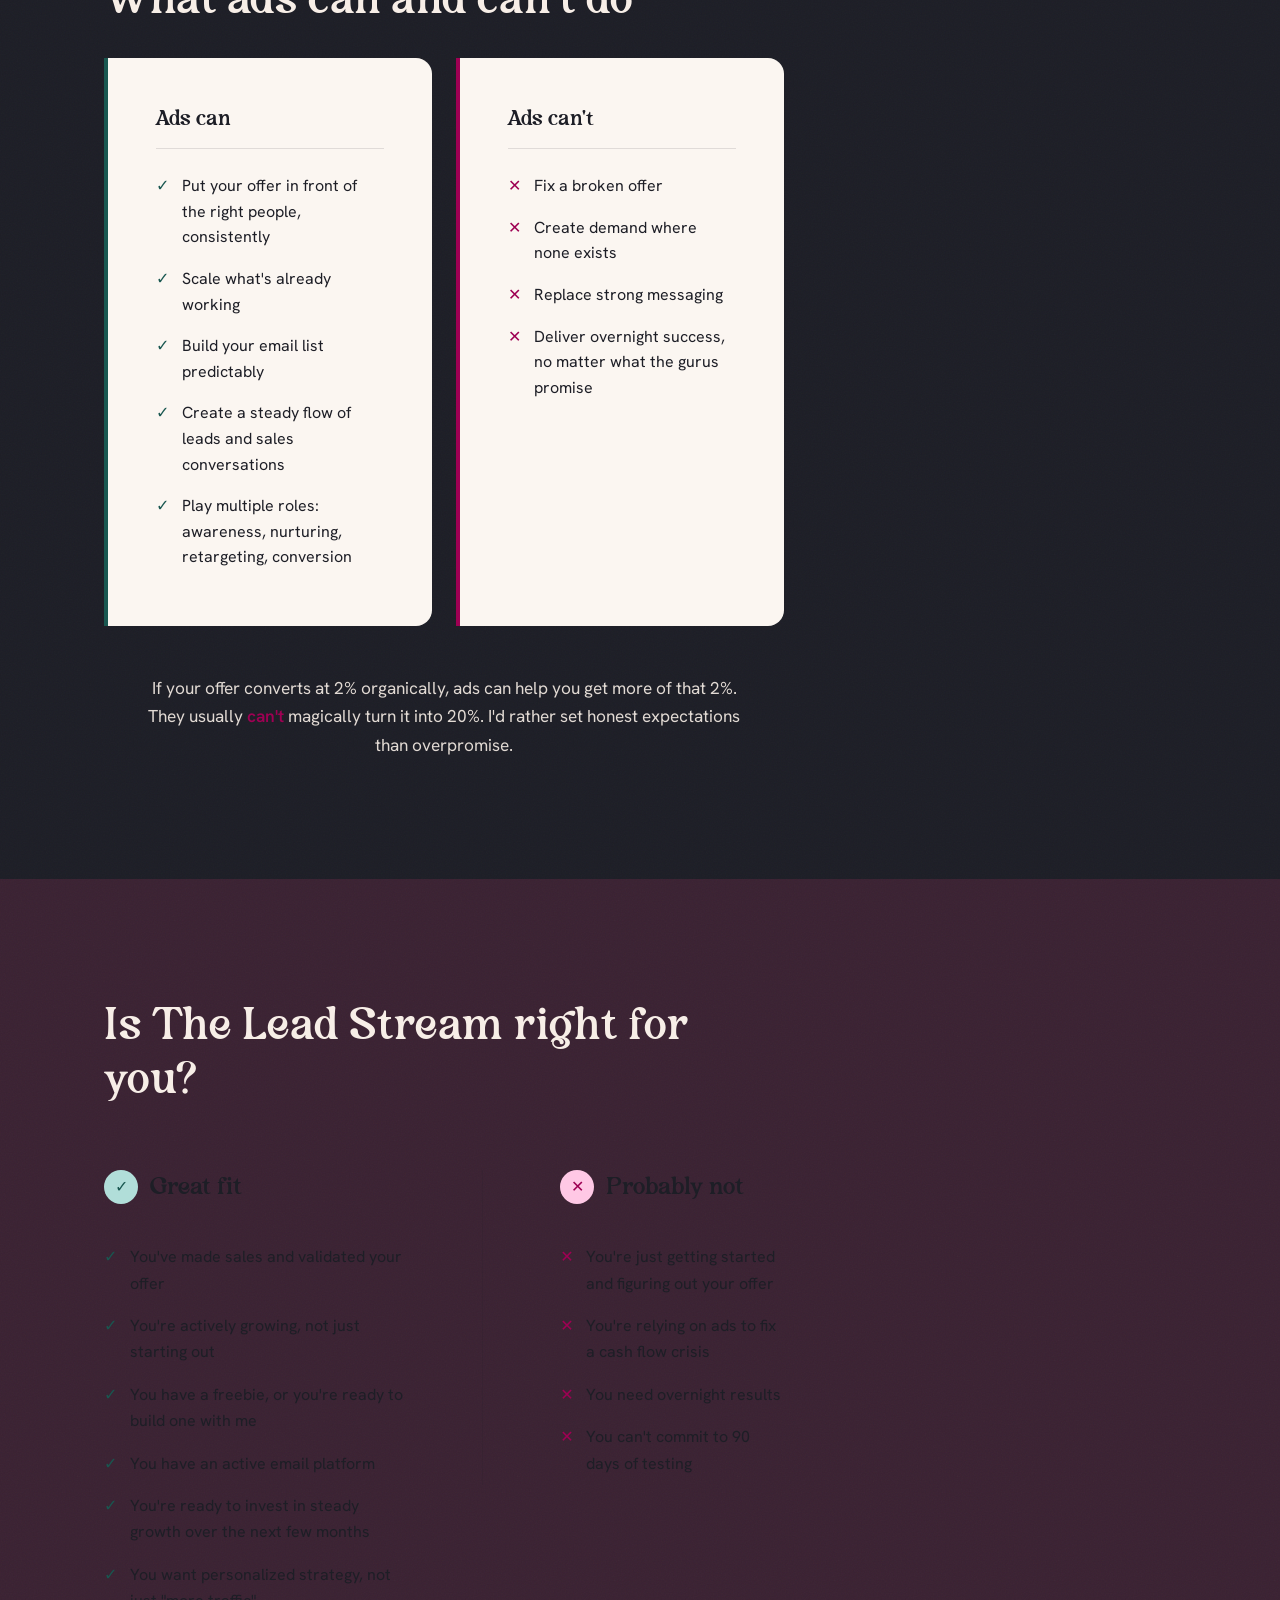
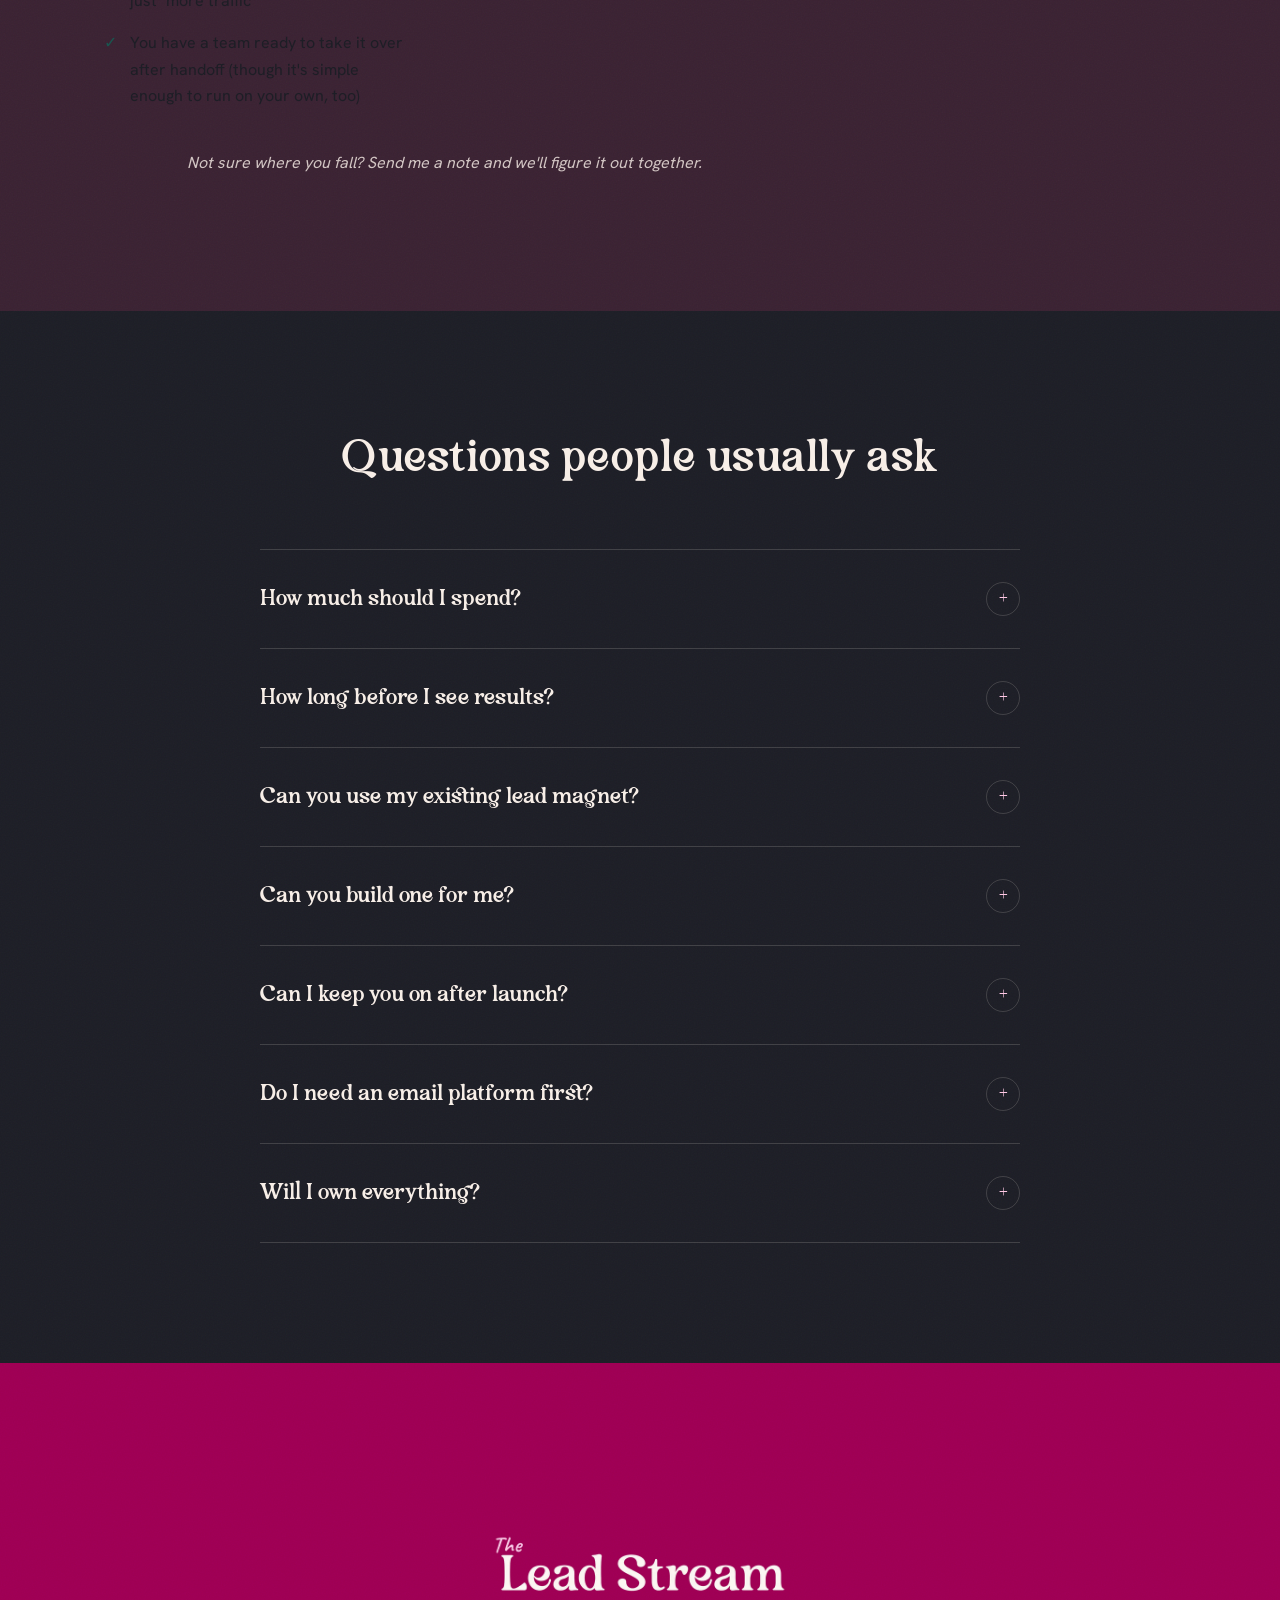
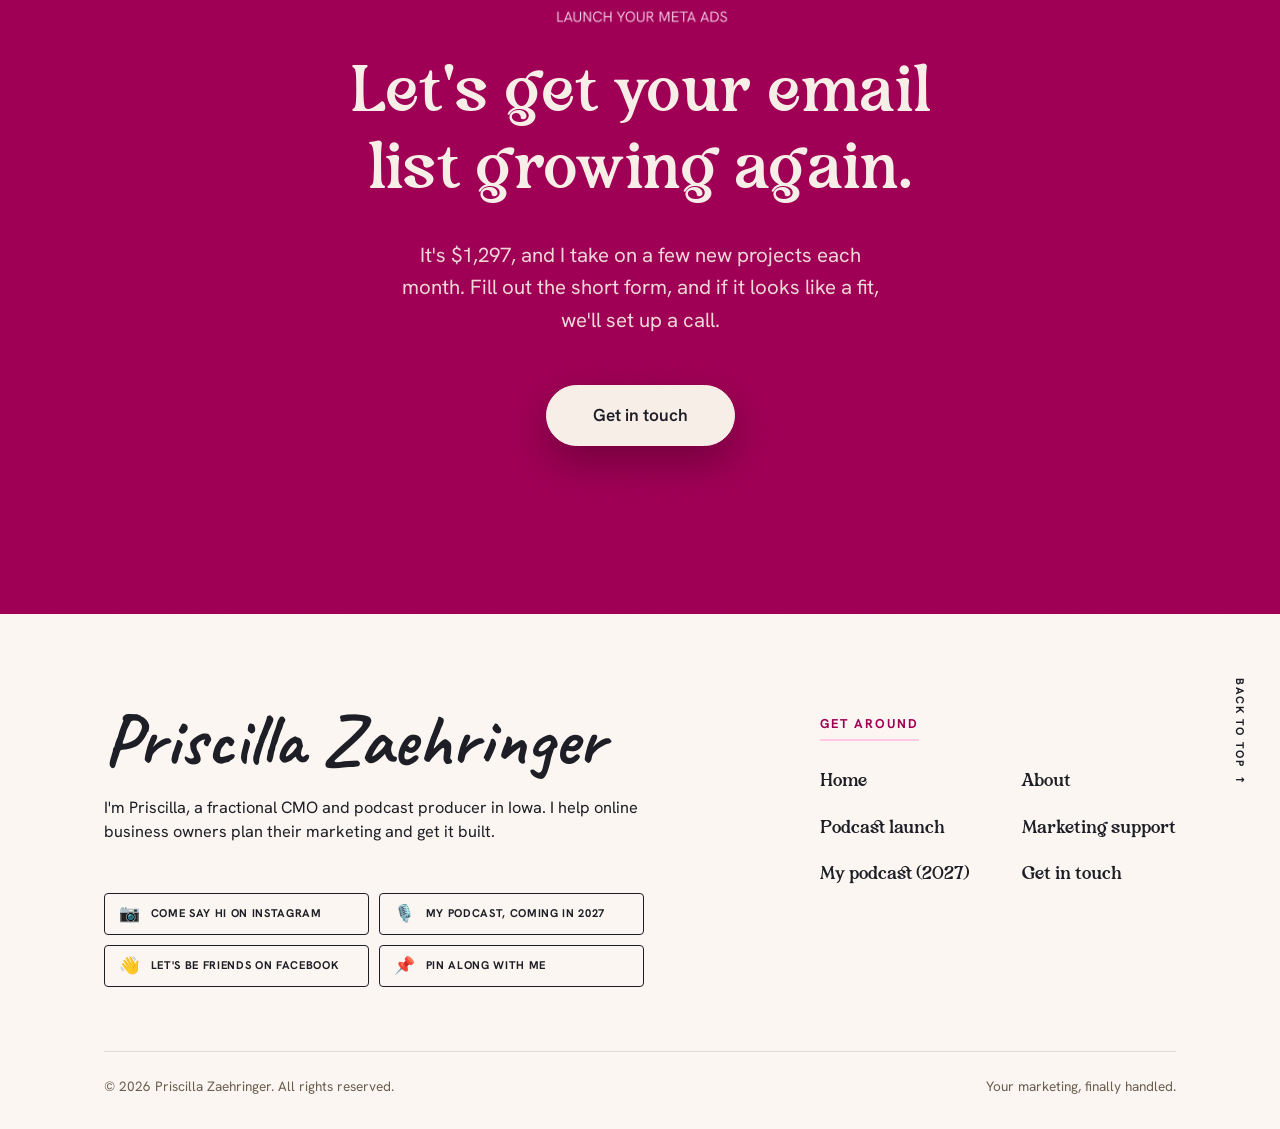
<file: ads.html>
<!DOCTYPE html>
<html lang="en">
<head>
  <meta charset="utf-8">
  <meta name="viewport" content="width=device-width, initial-scale=1">
  <meta name="theme-color" content="#F7CBBB">
  <meta name="color-scheme" content="light">
  <!-- noindex while staging. Remove this tag at launch. -->
  <meta name="robots" content="noindex, nofollow">
  <title>The Lead Stream · Done-for-you Meta ads · Priscilla Zaehringer</title>
  <meta name="description" content="The Lead Stream: an 8-week done-for-you Meta ad system for online business owners. I build it, run it, hand it off. Founding rate $1,297.">
  <meta property="og:type" content="website">
  <meta property="og:title" content="The Lead Stream · Done-for-you Meta ads · Priscilla Zaehringer">
  <meta property="og:description" content="The Lead Stream: an 8-week done-for-you Meta ad system for online business owners. I build it, run it, hand it off. Founding rate $1,297.">
  <meta property="og:url" content="https://priscillazaehringer.com/ads/">
  <!-- the two fonts every page paints with; preloaded so they are not discovered only after tokens.css parses -->
  <link rel="preload" href="/assets/fonts/hanken-grotesk-var.woff2" as="font" type="font/woff2" crossorigin>
  <link rel="preload" href="/assets/fonts/golden-batch.woff2" as="font" type="font/woff2" crossorigin>
  <link rel="stylesheet" href="/assets/css/tokens.css">
  <style>
    /* ================================================================
       The Lead Stream (ads) page. Built on the homepage system.
       ================================================================ */
    *, *::before, *::after { box-sizing: border-box; }
    /* Sales-page base is white (not the site cream). Scoped to this page only. */
    :root { --bg: #ffffff; }
    html { -webkit-text-size-adjust: 100%; scroll-behavior: smooth; }
    body { margin: 0; background: var(--bg); color: var(--text); font-family: var(--font-body);
      font-size: var(--body); line-height: var(--lh-body); font-weight: 400; -webkit-font-smoothing: antialiased; }
    /* Paper grain over the whole page so white reads as paper, not a SaaS blank. */
    body::after { content: ''; position: fixed; inset: 0; z-index: 9999; pointer-events: none;
      mix-blend-mode: multiply; opacity: 0.07;
      background-image: url("data:image/svg+xml,%3Csvg xmlns='http://www.w3.org/2000/svg' width='180' height='180'%3E%3Cfilter id='n'%3E%3CfeTurbulence type='fractalNoise' baseFrequency='0.85' numOctaves='2' stitchTiles='stitch'/%3E%3C/filter%3E%3Crect width='100%25' height='100%25' filter='url(%23n)'/%3E%3C/svg%3E"); }
    @media print { body::after { display: none; } }
    h1, h2, h3, h4, .display { font-family: var(--font-display); font-weight: 400; font-synthesis: none;
      line-height: var(--lh-tight); margin: 0; }
    h1 { font-size: clamp(2.5rem, 5.6vw, 4.2rem); letter-spacing: 0.012em; }
    h2 { font-size: clamp(1.9rem, 4vw, 2.9rem); letter-spacing: 0.012em; }
    h3 { font-size: clamp(1.3rem, 2.2vw, 1.6rem); }
    p { margin: 0 0 var(--s-2); }
    a { color: var(--link); }

    .container { width: 100%; max-width: var(--container); margin-inline: auto; padding-inline: var(--s-3); }
    .section { padding-block: var(--section-y); position: relative; z-index: 1; }
    .col { max-width: 680px; margin-inline: auto; }
    .alt { background: #fff; }
    .lede { font-size: clamp(1.15rem, 1.6vw, 1.35rem); color: var(--text-muted); }
    .center { text-align: center; }

    .eyebrow { font-family: var(--font-body); font-weight: 600; font-size: 0.95rem; letter-spacing: 0.01em;
      color: var(--c-pink-deep); margin: 0 0 var(--s-2); }
    .eyebrow .heart { color: var(--c-pink); margin-right: 7px; }
    .sig { position: relative; display: inline-block; }
    .sig svg { position: absolute; left: 0; bottom: -0.12em; width: 100%; height: 0.32em; overflow: visible; }
    .sig svg path { stroke: var(--c-pink); stroke-width: 5; fill: none; stroke-linecap: round; }
    /* Editorial phrase highlight — a marker sweep that wraps cleanly across lines. */
    .hl { color: var(--c-ink); background-image: linear-gradient(transparent 58%, var(--c-pink) 58%, var(--c-pink) 94%, transparent 94%);
      -webkit-box-decoration-break: clone; box-decoration-break: clone; padding: 0 0.06em; border-radius: 2px; }
    .note-script { font-family: var(--font-script); font-weight: 600; color: var(--c-pink-deep); line-height: 1; }
    .quote-soft { font-family: var(--font-display); font-synthesis: none; font-size: 1.3rem; line-height: 1.4;
      border-left: 3px solid var(--c-pink); padding-left: var(--s-2); margin: var(--s-3) 0 0; }

    /* ---- Header ---- */
    /* top promo bar + nav, fixed as one stack */
    .top-stack { position: fixed; inset: 0 0 auto 0; z-index: 50; }
    /* Content clears the fixed header stack. The promo bar wraps on small screens, so the
       stack height is not a constant; JS keeps --stack-h in sync with its measured height. */
    :root { --stack-h: 132px; }
    html { scroll-padding-top: calc(var(--stack-h) + 12px); }
    body { padding-top: var(--stack-h); overflow-x: clip; }  /* clip, not hidden: keeps position:sticky working */
    .promo-bar { display: flex; align-items: center; justify-content: center; gap: 14px; flex-wrap: wrap;
      background: var(--c-coral); color: var(--c-ink); text-decoration: none; text-align: center;
      padding: 5px 16px; font-size: 0.85rem; line-height: 1.3; }
    .promo-tag { background: var(--c-pink-deep); color: var(--c-cream); font-size: 0.66rem; font-weight: 700;
      letter-spacing: 0.1em; text-transform: uppercase; padding: 3px 9px; border-radius: 999px; }
    .promo-bar strong { font-weight: 700; }
    .promo-cta { font-weight: 700; border: 1.5px solid var(--c-ink); border-radius: 999px; padding: 4px 14px;
      white-space: nowrap; transition: background 0.15s ease, color 0.15s ease; }
    .promo-bar:hover .promo-cta { background: var(--c-ink); color: var(--c-cream); }
    .site-header { background: var(--c-ink); color: var(--c-cream);
      border-bottom: 1px solid rgba(247,238,231,0.14); transition: box-shadow 0.25s ease; }
    .site-header.stuck { box-shadow: 0 8px 24px rgba(29,30,38,0.20); }
    .nav { display: grid; grid-template-columns: 1fr auto 1fr; align-items: center; padding-block: 9px; gap: var(--s-3); }
    .wordmark { font-family: var(--font-display); font-size: 1.3rem; color: var(--c-cream); text-decoration: none; justify-self: start; }
    .nav-center { justify-self: center; display: flex; align-items: center; gap: var(--s-4); }
    .nav-center a { color: var(--c-cream); text-decoration: none; font-size: 0.95rem; font-weight: 500; opacity: 0.9; white-space: nowrap; }
    .nav-center a:hover { opacity: 1; }
    .nav-cta { justify-self: end; }
    .nav-pill { display: inline-block; background: var(--c-cream); color: var(--c-ink); font-weight: 600;
      font-size: 0.9rem; padding: 9px 18px; border-radius: 999px; text-decoration: none; transition: opacity 0.14s ease;
      border: none; cursor: pointer; font-family: var(--font-body); }
    .nav-pill:hover { opacity: 0.9; }
    @media (max-width: 760px) { .nav-center { display: none; } .nav { grid-template-columns: 1fr auto; } .promo-cta { display: none; } }

    /* ---- Mobile nav: hamburger + drop-down panel (under 760px) ---- */
    .nav-cta { display: flex; align-items: center; gap: var(--s-1); }
    .nav-toggle { display: none; width: 44px; height: 44px; padding: 0; border: 0; background: none;
      color: var(--c-cream); cursor: pointer; place-items: center; border-radius: var(--radius);
      -webkit-tap-highlight-color: transparent; }
    .nav-toggle:focus-visible { outline: 2px solid var(--c-pink); outline-offset: 2px; }
    .nav-toggle .bars { position: relative; display: block; width: 22px; height: 16px; }
    .nav-toggle .bars i { position: absolute; left: 0; width: 100%; height: 2px; border-radius: 2px;
      background: currentColor; transition: top 0.2s ease, transform 0.2s ease, opacity 0.14s ease; }
    .nav-toggle .bars i:nth-child(1) { top: 0; }
    .nav-toggle .bars i:nth-child(2) { top: 7px; }
    .nav-toggle .bars i:nth-child(3) { top: 14px; }
    .nav-toggle[aria-expanded="true"] .bars i:nth-child(1) { top: 7px; transform: rotate(45deg); }
    .nav-toggle[aria-expanded="true"] .bars i:nth-child(2) { opacity: 0; }
    .nav-toggle[aria-expanded="true"] .bars i:nth-child(3) { top: 7px; transform: rotate(-45deg); }

    /* absolute so opening the menu never changes the measured header height */
    .mobile-menu { display: none; position: absolute; top: 100%; left: 0; right: 0;
      background: var(--c-ink); color: var(--c-cream); border-top: 1px solid rgba(247,238,231,0.14);
      box-shadow: 0 18px 40px rgba(29,30,38,0.28); }
    .mm-inner { overflow: hidden; visibility: hidden; transition: visibility 0s 0.26s; }
    .mobile-menu.open .mm-inner { visibility: visible; transition-delay: 0s; }
    .mm-nav { max-height: min(70vh, 520px); overflow-y: auto; padding: var(--s-2) var(--s-3) var(--s-3); }
    .mm-label { margin: var(--s-1) 0 0; font-size: 0.72rem; font-weight: 700; letter-spacing: 0.12em;
      text-transform: uppercase; color: var(--c-pink); }
    .mm-sub { margin: 0 0 var(--s-1); padding-left: var(--s-2); border-left: 2px solid rgba(255,200,229,0.4); }
    .mm-link { display: flex; align-items: center; min-height: 48px; padding: 10px 2px;
      color: var(--c-cream); text-decoration: none; font-size: 1.02rem; font-weight: 500;
      border-bottom: 1px solid rgba(247,238,231,0.12); }
    .mm-sub .mm-link:last-child { border-bottom: 0; }
    .mm-link[aria-current] { color: var(--c-pink); font-weight: 700; }
    .mm-cta { display: flex; align-items: center; justify-content: center; width: 100%; min-height: 48px;
      margin-top: var(--s-3); padding: 10px 18px; border: 0; border-radius: 999px; cursor: pointer;
      background: var(--c-cream); color: var(--c-ink); font-family: var(--font-body); font-size: 1rem;
      font-weight: 600; text-decoration: none; }
    @media (max-width: 760px) {
      .nav-toggle { display: inline-grid; }
      .mobile-menu { display: grid; grid-template-rows: 0fr; transition: grid-template-rows 0.26s ease; }
      .mobile-menu.open { grid-template-rows: 1fr; }
      .wordmark { font-size: 1.12rem; }
    }
    /* below ~430px the wordmark, the pill and the toggle stop fitting on one row */
    @media (max-width: 430px) { .nav-cta .nav-pill { display: none; } }
    @media (prefers-reduced-motion: reduce) {
      .mobile-menu { transition: none; } .nav-toggle .bars i { transition: none; }
      .mm-inner { transition: none; }
    }

    /* ---- Nav dropdowns ---- */
    .nav-item { position: relative; display: inline-flex; align-items: center; }
    .nav-link { font: inherit; font-size: 0.95rem; font-weight: 500; color: var(--c-cream); opacity: 0.9;
      background: none; border: 0; padding: 0; margin: 0; cursor: pointer; display: inline-flex; align-items: center;
      gap: 5px; white-space: nowrap; line-height: 1; }
    .nav-item:hover .nav-link, .nav-item:focus-within .nav-link, .nav-link:hover { opacity: 1; }
    .nav-item:has(.submenu a[aria-current]) .nav-link { opacity: 1; }
    .nav-link .caret { font-size: 0.6em; transition: transform 0.18s ease; }
    .nav-item:hover .caret, .nav-item:focus-within .caret, .nav-item.open .caret { transform: rotate(180deg); }
    .submenu { position: absolute; top: 100%; left: 50%; transform: translateX(-50%) translateY(8px);
      min-width: 190px; background: var(--c-cream); border: 1px solid var(--line); border-radius: var(--radius);
      box-shadow: var(--shadow); padding: 6px; display: flex; flex-direction: column; gap: 2px;
      opacity: 0; visibility: hidden; pointer-events: none; transition: opacity 0.16s ease, transform 0.16s ease; z-index: 60; }
    .submenu::before { content: ""; position: absolute; top: -10px; left: 0; right: 0; height: 10px; }
    .nav-item:hover .submenu, .nav-item:focus-within .submenu, .nav-item.open .submenu {
      opacity: 1; visibility: visible; pointer-events: auto; transform: translateX(-50%) translateY(4px); }
    .submenu a { display: block; color: var(--c-ink); opacity: 1; font-size: 0.92rem; font-weight: 500;
      padding: 9px 12px; border-radius: 3px; white-space: nowrap; }
    .submenu a:hover { background: var(--c-pink); color: var(--c-ink); }
    .submenu a[aria-current] { color: var(--c-pink-deep); font-weight: 700; }

    /* ---- Buttons ---- */
    .btn { display: inline-flex; align-items: center; gap: 8px; font-family: var(--font-body); font-size: 1rem;
      font-weight: 600; line-height: 1; padding: 16px 28px; border-radius: var(--radius);
      border: 1.5px solid var(--action); background: var(--action); color: var(--action-text);
      text-decoration: none; cursor: pointer; transition: opacity 0.14s ease, transform 0.12s ease; }
    .btn:hover { opacity: 0.88; } .btn:active { transform: translateY(1px); }
    .btn-cream { background: var(--c-cream); color: var(--c-ink); border-color: var(--c-cream); }
    .btn-lg { padding: 20px 40px; font-size: 1.1rem; }

    /* ---- Inquiry drawer (Formspree) ---- */
    .drawer-overlay { position: fixed; inset: 0; z-index: 60; background: rgba(29,30,38,0.5);
      opacity: 0; pointer-events: none; transition: opacity 0.3s ease; }
    .drawer-overlay.open { opacity: 1; pointer-events: auto; }
    .drawer { position: fixed; top: 0; right: 0; height: 100%; width: min(460px, 100%); z-index: 61;
      background: var(--bg); box-shadow: -24px 0 60px rgba(29,30,38,0.20); overflow-y: auto;
      transform: translateX(100%); transition: transform 0.38s cubic-bezier(.2,.7,.2,1); }
    .drawer.open { transform: translateX(0); }
    @media (prefers-reduced-motion: reduce) { .drawer, .drawer-overlay { transition: none; } }
    .drawer-inner { padding: clamp(var(--s-4), 5vw, var(--s-6)); }
    .drawer-close { position: absolute; top: 14px; right: 16px; width: 40px; height: 40px; border-radius: 50%;
      border: 1px solid var(--line); background: #fff; color: var(--c-ink); font-size: 1.5rem; line-height: 1;
      cursor: pointer; display: grid; place-items: center; transition: background 0.15s ease, color 0.15s ease; }
    .drawer-close:hover { background: var(--c-ink); color: var(--c-cream); }
    .drawer-head h2 { font-size: clamp(1.6rem, 4vw, 2.1rem); }
    .drawer-head p { color: var(--text-muted); margin: var(--s-2) 0 0; }

    .inquiry-form { margin-top: var(--s-4); }
    .field { display: block; margin-bottom: var(--s-3); }
    .field > span { display: block; font-size: 0.92rem; font-weight: 600; color: var(--text); margin-bottom: 6px; }
    .field .req { color: var(--c-pink-deep); }
    .field .hint { font-weight: 400; color: var(--text-muted); }
    .field input, .field select, .field textarea { width: 100%; padding: 12px 14px; border-radius: var(--radius);
      border: 1px solid var(--line); background: #fff; font: inherit; color: var(--text); }
    .field textarea { resize: vertical; min-height: 96px; }
    .field input:focus-visible, .field select:focus-visible, .field textarea:focus-visible {
      outline: 2px solid var(--c-pink-deep); outline-offset: 1px; border-color: var(--c-pink-deep); }
    .opts { display: grid; gap: 6px; }
    .opt { display: flex; align-items: flex-start; gap: 10px; padding: 9px 12px; border: 1px solid var(--line);
      border-radius: var(--radius); background: #fff; cursor: pointer; font-size: 0.95rem; line-height: 1.35; }
    .opt:hover { border-color: var(--c-pink); }
    .opt input { width: auto; margin: 2px 0 0; accent-color: var(--c-pink-deep); flex: none; }
    .hp { position: absolute; left: -9999px; width: 1px; height: 1px; opacity: 0; }
    .form-actions { margin-top: var(--s-4); }
    .form-actions .btn { width: 100%; justify-content: center; }
    .form-note { display: block; color: var(--text-muted); font-size: 0.85rem; margin-top: var(--s-2); text-align: center; }
    .form-status { margin: var(--s-3) 0 0; font-weight: 600; color: var(--c-pink-deep); }
    .form-success { display: none; }
    .inquiry-form.sent > *:not(.form-success) { display: none; }
    .inquiry-form.sent .form-success { display: block; }
    .form-success .emoji { font-size: 2.4rem; line-height: 1; }
    .form-success h3 { font-size: 1.5rem; margin: var(--s-2) 0 var(--s-2); }
    .form-success p { color: var(--text-muted); margin: 0 0 var(--s-2); }
    .form-success a { color: var(--link); font-weight: 600; }

    /* ---- Announce bar ---- */
    .announce { background: var(--c-ink); color: var(--c-cream); text-align: center; font-size: 0.92rem;
      padding: 10px 16px; position: relative; z-index: 60; }
    .announce a { color: var(--c-pink); font-weight: 600; text-decoration: underline; text-underline-offset: 2px; margin-left: 6px; white-space: nowrap; }

    /* ---- Hero (type-led on ombre) ---- */
    .hero { background: linear-gradient(168deg, #FFFFFF 0%, #FBEAF1 58%, #FBE2D6 100%); }
    /* Bottom padding kept tight so the next section peeks above the fold. */
    .hero .container { max-width: 880px; text-align: center; padding-top: 55px; padding-bottom: var(--s-4); }
    .hero .eyebrow { margin-bottom: var(--s-3); }
    .hero h1 { margin-inline: auto; max-width: 16ch; font-size: clamp(2.9rem, 6.2vw, 5.1rem); letter-spacing: 0.008em; }
    .hero .lede { margin: var(--s-4) auto 0; max-width: 42ch; color: var(--text); }
    /* Tiny proof line between the paragraph and the button (honest, no invented ratings). */
    .hero .hero-proof { margin: var(--s-4) auto 0; font-size: 0.92rem; font-weight: 600; letter-spacing: 0.01em;
      color: var(--text-muted); display: inline-flex; align-items: center; gap: 9px; }
    .hero .hero-proof .hp-mark { color: var(--c-pink-deep); font-size: 1.05rem; line-height: 1; }
    .hero .cta { margin-top: var(--s-4); }
    .hero .cta .btn { padding: 21px 46px; font-size: 1.08rem; border-radius: 999px;
      box-shadow: 0 14px 30px rgba(158,0,83,0.16); }
    .hero .cta .btn:hover { opacity: 1; transform: translateY(-2px); box-shadow: 0 20px 40px rgba(158,0,83,0.24); }
    .hero .micro { margin-top: var(--s-3); font-size: 0.8rem; letter-spacing: 0.12em; text-transform: uppercase; color: var(--text-muted); }

    /* ---- Ombre/band helpers ---- */
    .alt-pink  { background: linear-gradient(180deg, #FFFFFF 0%, #FCE4EF 100%); }
    .alt-coral { background: linear-gradient(180deg, #FFFFFF 0%, #FBE7DD 100%); }
    .alt-mint  { background: linear-gradient(180deg, #FFFFFF 0%, #E9F4F1 100%); }
    .band-ink { background: var(--bg-feature); color: var(--text-on-dark); }
    .band-ink h2, .band-ink h3 { color: var(--c-pink); }
    .band-ink .eyebrow, .band-ink .eyebrow .heart { color: var(--c-pink); }
    .band-ink .lede { color: var(--c-cream); opacity: 0.85; }
    .overlap { margin-top: -44px; z-index: 2; border-radius: 40px 40px 0 0;
      box-shadow: 0 -16px 40px rgba(29,30,38,0.08); padding-top: calc(var(--section-y) + 44px); }

    /* ---- Final CTA — the natural conclusion of the page ---- */
    .final-cta { padding-block: calc(var(--section-y) + var(--s-5)); }
    .final-cta .container { max-width: 780px; }
    .final-cta h2 { font-size: clamp(2.5rem, 6vw, 4.2rem); letter-spacing: 0.01em; max-width: 16ch; margin-inline: auto; }
    .final-cta .lede { margin: var(--s-4) auto var(--s-5); max-width: 46ch; }
    .final-cta .btn { padding: 21px 46px; font-size: 1.08rem; border-radius: 999px;
      box-shadow: 0 16px 40px rgba(0,0,0,0.28); transition: transform 0.14s ease, box-shadow 0.14s ease, opacity 0.14s ease; }
    .final-cta .btn:hover { opacity: 1; transform: translateY(-2px); box-shadow: 0 22px 50px rgba(0,0,0,0.36); }

    /* ---- Reality: the options that don't work (comparison cards) ---- */
    .reality-head { max-width: 640px; margin-right: auto; text-align: left; }
    .compare { display: grid; grid-template-columns: repeat(3, 1fr); gap: var(--s-3); margin-top: var(--s-5); align-items: stretch; }
    @media (max-width: 820px) { .compare { grid-template-columns: 1fr; gap: var(--s-2); } }
    .cmp { display: flex; flex-direction: column; background: #fff; border: 1px solid var(--line);
      border-radius: 16px; padding: clamp(var(--s-3), 3vw, var(--s-4)); box-shadow: 0 1px 2px rgba(29,30,38,0.05); }
    .cmp-label { font-size: 0.7rem; letter-spacing: 0.18em; text-transform: uppercase; font-weight: 700;
      color: var(--c-pink-deep); margin-bottom: var(--s-2); }
    .cmp-cost { font-family: var(--font-display); font-size: 1.55rem; line-height: 1.05; color: var(--c-ink); }
    .cmp-cost small { display: block; font-family: var(--font-body); font-size: 0.72rem; letter-spacing: 0.08em;
      text-transform: uppercase; font-weight: 600; color: var(--text-muted); margin-top: 6px; }
    .cmp p { color: var(--text-muted); font-size: 0.94rem; line-height: 1.55; margin: var(--s-3) 0 0;
      padding-top: var(--s-3); border-top: 1px solid var(--line); }
    .cmp .catch { display: inline-flex; align-items: center; gap: 8px; margin-top: auto; padding-top: var(--s-3);
      font-size: 0.86rem; font-weight: 600; color: var(--c-ink); }
    .cmp .catch::before { content: '\2715'; color: var(--c-pink-deep); font-weight: 700; font-size: 0.9em; }
    /* "Cost to you" meter — same scale on every card, different fill, for a fast at-a-glance read. */
    .cmp-meter { display: flex; align-items: center; gap: 6px; margin-top: var(--s-2); }
    .cmp-meter .mlabel { font-size: 0.6rem; letter-spacing: 0.14em; text-transform: uppercase; font-weight: 700;
      color: var(--text-muted); margin-right: 4px; }
    .cmp-meter i { width: 8px; height: 8px; border-radius: 50%; background: var(--line); }
    .cmp-meter i.on { background: var(--c-pink-deep); }
    /* The DIY path reads as the heaviest — a touch more weight so one option is visibly "worst". */
    .cmp.heaviest { background: rgba(255,200,229,0.16); border-color: var(--c-pink); }
    .cmp.heaviest .cmp-meter i.on { background: var(--c-coral-deep); }
    /* Conclusion callout — the answer, given real drama: richer cream, pink border, soft glow, arrow in. */
    .callout-box { position: relative; background: linear-gradient(180deg, var(--bg-alt) 0%, #FCE4EF 100%);
      border: 2px solid var(--c-pink); border-radius: 20px;
      box-shadow: 0 26px 60px rgba(158,0,83,0.14), 0 0 0 6px rgba(255,200,229,0.22);
      padding: clamp(var(--s-5), 4.5vw, var(--s-6)); margin-top: var(--s-6); text-align: center; }
    .callout-arrow { position: absolute; top: calc(-1 * var(--s-4)); left: 50%; transform: translateX(-50%);
      width: 42px; height: 42px; border-radius: 50%; background: var(--c-pink-deep); color: var(--c-cream);
      display: grid; place-items: center; font-size: 1.25rem; line-height: 1;
      box-shadow: 0 10px 22px rgba(158,0,83,0.30); }
    .callout-box .lead-label { font-size: 0.7rem; letter-spacing: 0.2em; text-transform: uppercase; font-weight: 700;
      color: var(--c-pink-deep); margin: 0 0 var(--s-2); }
    .callout-box p { font-family: var(--font-display); font-size: clamp(1.35rem, 2.8vw, 1.9rem); line-height: 1.35;
      margin: 0; max-width: 26ch; margin-inline: auto; }
    .callout-box .em { color: var(--c-pink-deep); }

    /* ---- Split (about / budget) ---- */
    .split { display: grid; grid-template-columns: 0.92fr 1.08fr; gap: clamp(var(--s-5), 7vw, var(--s-8)); align-items: center; }
    @media (max-width: 860px) { .split { grid-template-columns: 1fr; gap: var(--s-6); } }
    /* Photo sits on an intentional teal panel, offset down-right as one composed block. */
    .photo-frame { position: relative; }
    .photo-frame .block { position: absolute; z-index: 0; inset: 26px -26px -26px 26px; background: var(--c-mint);
      border-radius: 18px; }
    @media (max-width: 760px) { .photo-frame .block { inset: 20px -18px -20px 20px; } }
    .about-photo { position: relative; z-index: 1; aspect-ratio: 4 / 5; border-radius: 18px;
      background-image: url('/assets/img/about-headshot.webp'); background-size: cover; background-position: 50% 18%;
      box-shadow: 0 16px 40px rgba(29,30,38,0.12); }
    .photo-frame .note-script { position: absolute; z-index: 2; font-size: 2.1rem; transform: rotate(-7deg); top: -18px; left: -10px; }
    @media (max-width: 860px) { .photo-frame { max-width: 420px; } }

    /* ---- Timeline steps (the offer) ---- */
    .steps3 { --node: 74px; display: grid; gap: var(--s-7); margin-top: var(--s-6);
      max-width: 640px; margin-inline: auto; }
    .tstep { position: relative; display: grid; grid-template-columns: var(--node) 1fr;
      gap: var(--s-4); align-items: start; }
    .tstep::after { content: ''; position: absolute; z-index: 0; width: 2px;
      left: calc(var(--node) / 2); transform: translateX(-50%);
      top: calc(var(--node) / 2); bottom: calc(-1 * (var(--s-7) + var(--node) / 2));
      background: var(--c-mint); }
    .tstep:last-child::after { display: none; }
    .tstep .num { position: relative; z-index: 1; width: var(--node); height: var(--node);
      display: grid; place-items: center; font-family: var(--font-display); font-size: 2.1rem;
      line-height: 1; color: var(--c-pink-deep); background: var(--c-mint); border-radius: 50%;
      box-shadow: 0 0 0 8px rgba(177,222,217,0.28); }
    .tstep h3 { margin-bottom: var(--s-1); }
    .tstep p { color: var(--text-muted); margin: 0; }
    @media (max-width: 600px) { .steps3 { --node: 54px; gap: var(--s-6); } .tstep .num { font-size: 1.5rem; } }
    .hero-logo { width: clamp(240px, 36vw, 360px); height: auto; display: block; margin: 0 auto var(--s-3); }
    .cta-logo { width: clamp(200px, 30vw, 300px); height: auto; display: block; margin: 0 auto var(--s-3); }
    .section-mark { width: clamp(290px, 42vw, 440px); height: auto; display: block; margin: 0 auto var(--s-3); }

    /* ---- Shared panel: the one containment treatment (teal rail + faint tint) ---- */
    .panel { border-left: 4px solid var(--c-mint-deep); background: rgba(177, 222, 217, 0.16);
      border-radius: 0 var(--radius) var(--radius) 0; }

    /* ---- Phase blocks (what you get) ---- */
    .phases { display: grid; gap: var(--s-3); margin-top: var(--s-5); }
    .phase { padding: clamp(var(--s-4), 4vw, var(--s-5)); }
    .phase .phead { display: flex; align-items: center; flex-wrap: wrap; gap: var(--s-2) var(--s-3); }
    .phase .num { font-family: var(--font-display); font-size: 2.7rem; color: var(--c-pink-deep); line-height: 0.85; }
    .phase .when { font-size: 0.68rem; letter-spacing: 0.14em; text-transform: uppercase; color: var(--c-pink-deep);
      font-weight: 700; background: rgba(255,200,229,0.42); padding: 5px 11px; border-radius: 999px; }
    .phase h3 { margin: var(--s-1) 0 0; display: flex; align-items: center; gap: var(--s-3); width: 100%; }
    .phase .emoji { font-size: 1.45rem; line-height: 1; flex: none; width: 52px; height: 52px; display: grid;
      place-items: center; background: var(--c-mint); border-radius: 50%; }
    .phase .outcome { color: var(--text-muted); font-style: italic; margin: var(--s-3) 0 0; }
    .phase ul { list-style: none; margin: var(--s-3) 0 0; padding-top: var(--s-3); border-top: 1px solid var(--line);
      columns: 2; column-gap: var(--s-5); }
    @media (max-width: 640px) { .phase ul { columns: 1; } }
    .phase li { font-size: 0.95rem; color: var(--text); padding: 5px 0 5px 22px; position: relative; break-inside: avoid; }
    .phase li::before { content: '\2713'; position: absolute; left: 0; top: 5px; color: var(--c-mint-deep); font-weight: 700; }
    /* the handoff — the ownership payoff, given a touch more presence to break the rhythm */
    .phase.feature { background: rgba(177,222,217,0.30); box-shadow: 0 18px 44px rgba(29,30,38,0.10); }
    .phase.feature .emoji { background: var(--c-mint-deep); }

    /* ---- Proof: the evidence dashboard ---- */
    .dash { max-width: 980px; margin: var(--s-5) auto 0; background: #fff; border: 1px solid var(--line);
      border-radius: 20px; overflow: hidden; box-shadow: var(--shadow); }
    .dash-head { display: flex; align-items: center; justify-content: space-between; gap: var(--s-2); flex-wrap: wrap;
      padding: var(--s-3) clamp(var(--s-3), 4vw, var(--s-5)); border-bottom: 1px solid var(--line); background: var(--bg-alt); }
    .dash-head .client { font-size: 0.72rem; letter-spacing: 0.18em; text-transform: uppercase; color: var(--c-pink-deep); font-weight: 700; }
    .dash-head .tag { font-size: 0.82rem; color: var(--text-muted); display: inline-flex; align-items: center; gap: 8px; }
    .dash-head .tag::before { content: ''; width: 8px; height: 8px; border-radius: 50%; background: var(--c-mint-deep); }
    .dash-flow { display: grid; grid-template-columns: repeat(4, 1fr); }
    @media (max-width: 760px) { .dash-flow { grid-template-columns: 1fr; } }
    .metric { position: relative; padding: clamp(var(--s-4), 4.5vw, var(--s-6)) var(--s-4); text-align: center; }
    .metric + .metric { border-left: 1px solid var(--line); }
    @media (max-width: 760px) { .metric + .metric { border-left: 0; border-top: 1px solid var(--line); } }
    .metric .k { font-size: 0.7rem; letter-spacing: 0.14em; text-transform: uppercase; color: var(--text-muted); font-weight: 600; margin-bottom: var(--s-2); }
    .metric .v { font-family: var(--font-display); font-size: clamp(2.6rem, 5.2vw, 3.6rem); line-height: 0.92; color: var(--c-ink); }
    .metric .v .sym { color: var(--c-pink-deep); font-size: 0.5em; vertical-align: 0.18em; margin-right: 0.02em; }
    .metric .u { font-size: 0.82rem; color: var(--text-muted); margin-top: var(--s-1); }
    .metric.final { background: rgba(255,200,229,0.16); }
    .metric.final .v { color: var(--c-pink-deep); }
    .metric .arrow { position: absolute; z-index: 2; top: 50%; right: -13px; transform: translateY(-50%);
      width: 26px; height: 26px; border-radius: 50%; background: var(--c-pink); color: var(--c-pink-deep);
      display: grid; place-items: center; font-size: 0.9rem; line-height: 1; }
    .metric:last-child .arrow { display: none; }
    @media (max-width: 760px) { .metric .arrow { top: auto; bottom: -13px; right: 50%; transform: translate(50%, 0) rotate(90deg); } }
    .dash-note { max-width: 620px; margin: var(--s-4) auto 0; text-align: center; font-size: 0.92rem;
      font-style: italic; color: var(--text-muted); line-height: 1.6; }
    /* proof screenshot slot (standalone, no overlap) */
    .proof-shot { max-width: 760px; margin: var(--s-6) auto 0; }
    .proof-shot .mock-ph { aspect-ratio: 16 / 9; border-radius: 16px; border: 1px solid var(--line);
      background: var(--bg-alt); box-shadow: 0 24px 60px rgba(29,30,38,0.14); overflow: hidden; }
    .proof-shot figcaption { text-align: center; color: var(--text-muted); font-size: 0.9rem; font-style: italic; margin-top: var(--s-3); }

    /* ---- Sticker / emphasis kit (approved motif) ---- */
    /* Key word in a filled block, slight tilt, soft offset shadow. */
    .sticker { display: inline-block; padding: 0.04em 0.34em; border-radius: 8px; line-height: 1.1; transform: rotate(-3deg); }
    .sticker.teal  { background: var(--c-mint-deep); color: var(--c-cream); box-shadow: 4px 5px 0 rgba(25,87,80,0.18); }
    .sticker.pink  { background: var(--c-pink); color: var(--c-pink-deep); box-shadow: 4px 5px 0 rgba(158,0,83,0.16); }
    .sticker.coral { background: var(--c-coral); color: var(--c-coral-deep); box-shadow: 4px 5px 0 rgba(142,46,11,0.16); }
    /* Sparkle punctuation: small, beside a word or number. */
    .spark { position: relative; display: inline-block; }
    .spark > svg { position: absolute; top: -0.45em; right: -0.55em; width: 0.55em; height: 0.55em; overflow: visible; }
    @keyframes twinkle { 0%,100% { opacity: 1; transform: scale(1); } 50% { opacity: 0.55; transform: scale(0.82); } }
    .tw { transform-box: fill-box; transform-origin: center; animation: twinkle 2.4s ease-in-out infinite; }
    @media (prefers-reduced-motion: reduce) { .tw { animation: none; } }

    /* ---- Niche trust strip (industry chips) ---- */
    .niches { max-width: 780px; margin: var(--s-7) auto 0; text-align: center; }
    .niches-label { font-size: 0.72rem; letter-spacing: 0.18em; text-transform: uppercase; color: var(--c-pink-deep); font-weight: 700; margin: 0 0 var(--s-3); }
    .chips { display: flex; flex-wrap: wrap; justify-content: center; gap: 10px; }
    .chip { font-size: 0.98rem; font-weight: 600; color: var(--c-ink); background: #fff; border: 1px solid var(--line);
      padding: 10px 20px; border-radius: 999px; box-shadow: 0 1px 2px rgba(29,30,38,0.04); }
    .chip.mine { background: var(--c-mint); border-color: transparent; }
    .niches-note { font-family: var(--font-display); font-size: clamp(1.15rem, 2vw, 1.4rem); line-height: 1.4;
      color: var(--text); margin: var(--s-4) 0 0; }

    /* ---- Deliverable mockup — real product preview that overlaps the next band ---- */
    .mock { position: relative; z-index: 4; max-width: 940px;
      margin: var(--s-7) auto calc(-1 * clamp(var(--s-5), 8vw, var(--s-7))); }
    .mock-ph { position: relative; aspect-ratio: 16 / 9; border-radius: 16px; border: 1px solid var(--line);
      background: var(--bg-alt); display: grid; place-items: center; overflow: hidden;
      box-shadow: 0 40px 90px rgba(29,30,38,0.20), 0 8px 20px rgba(29,30,38,0.08); }
    .mock-ph::before { content: ''; position: absolute; inset: 0 0 auto 0; height: 42px; background: #fff; border-bottom: 1px solid var(--line); }
    .mock-dots { position: absolute; top: 16px; left: 18px; display: flex; gap: 8px; z-index: 1; }
    .mock-dots i { width: 11px; height: 11px; border-radius: 50%; background: var(--c-coral); }
    .mock-dots i:nth-child(2) { background: var(--c-mint); }
    .mock-dots i:nth-child(3) { background: var(--c-pink); }
    .mock-label { position: relative; text-align: center; color: var(--text-muted); font-size: 1.05rem; padding: var(--s-5); }
    .mock-label small { display: block; opacity: 0.8; margin-top: 6px; font-size: 0.85rem; }
    .mock figcaption { text-align: center; color: var(--text-muted); font-size: 0.9rem; font-style: italic; margin-top: var(--s-3); }
    /* section that a mockup overlaps into needs extra headroom */
    .pull-under { padding-top: calc(var(--section-y) + clamp(var(--s-6), 9vw, var(--s-8))); }

    /* ---- Investment: pricing card is the visual focus ---- */
    .split.invest { grid-template-columns: 0.85fr 1.15fr; gap: clamp(var(--s-5), 6vw, var(--s-7)); align-items: center; }
    @media (max-width: 860px) { .split.invest { grid-template-columns: 1fr; } }
    .pricing { padding: clamp(var(--s-5), 5vw, var(--s-6)); background: #fff; border: 1px solid var(--line);
      border-radius: 22px; box-shadow: 0 34px 80px rgba(29,30,38,0.16); position: relative; }
    .pricing::before { content: ''; position: absolute; inset: 0 0 auto 0; height: 5px; border-radius: 22px 22px 0 0;
      background: linear-gradient(90deg, var(--c-pink) 0%, var(--c-coral) 100%); }
    .pricing .label { font-size: 0.74rem; letter-spacing: 0.18em; text-transform: uppercase; color: var(--c-pink-deep); font-weight: 700; margin-bottom: var(--s-2); }
    .pricing .price-row { display: flex; align-items: baseline; gap: var(--s-2); flex-wrap: wrap; margin-bottom: var(--s-3); }
    .pricing .price { font-family: var(--font-display); font-size: clamp(3.4rem, 6vw, 4.4rem); color: var(--c-ink); line-height: 1; }
    .pricing .old { font-size: 0.95rem; color: var(--text-muted); text-decoration: line-through; }
    .pricing ul { list-style: none; margin: 0 0 var(--s-3); padding-top: var(--s-2); border-top: 1px solid var(--line); }
    .pricing li { font-size: 0.98rem; color: var(--text); padding: 6px 0 6px 22px; position: relative; }
    .pricing li::before { content: '\2713'; position: absolute; left: 0; top: 6px; color: var(--c-mint-deep); font-weight: 700; }
    .pricing .honest { background: var(--bg-alt); border-radius: var(--radius); padding: var(--s-2) var(--s-3); font-size: 0.92rem; color: var(--text-muted); margin-bottom: var(--s-3); }
    .pricing .honest strong { color: var(--c-pink-deep); }
    .pricing .spots { font-weight: 600; font-size: 0.85rem; letter-spacing: 0.1em; text-transform: uppercase; color: var(--text-muted); margin-bottom: var(--s-3); }
    .pricing .spots span { color: var(--c-pink-deep); font-size: 1.05rem; }

    /* ---- Two-column lists (honesty / fit) ---- */
    .twocol { display: grid; grid-template-columns: 1fr 1fr; gap: var(--s-3); margin-top: var(--s-4); }
    @media (max-width: 760px) { .twocol { grid-template-columns: 1fr; } }
    .listcard.panel { padding: clamp(var(--s-4), 4vw, var(--s-5)); border-radius: 0 16px 16px 0; }
    .listcard h3 { font-size: 1.4rem; margin-bottom: var(--s-2); padding-bottom: var(--s-2); border-bottom: 1px solid var(--line); }
    .listcard ul { list-style: none; margin: 0; padding: 0; }
    .listcard li { font-size: 1rem; color: var(--text); padding: 8px 0 8px 26px; position: relative; line-height: 1.6; }
    .listcard.can li::before { content: '\2713'; position: absolute; left: 0; top: 8px; color: var(--c-mint-deep); font-weight: 700; }
    .listcard.cant li::before { content: '\2715'; position: absolute; left: 0; top: 8px; color: var(--c-pink-deep); font-weight: 700; }
    /* Ads can / can't: distinct, subtle tints — mint green vs. soft blush */
    .listcard.panel.can { border-left: 4px solid var(--c-mint-deep); background: rgba(177,222,217,0.22); }
    .listcard.panel.cant { border-left: 4px solid var(--c-pink-deep); background: rgba(255,200,229,0.20); }
    .honest-note { max-width: 60ch; margin: var(--s-5) auto 0; text-align: center; font-size: 1.08rem;
      line-height: 1.65; color: var(--text); }
    .honest-note em { color: var(--c-pink-deep); font-style: normal; font-weight: 600; }
    /* Fit check: lighter two-up, no card containers, a defined center divider */
    .twocol.bare { gap: clamp(var(--s-5), 6vw, var(--s-7)); margin-top: var(--s-6); align-items: start; }
    @media (min-width: 761px) { .twocol.bare > * + * { border-left: 1px solid var(--line); padding-left: clamp(var(--s-5), 6vw, var(--s-7)); } }
    @media (max-width: 760px) { .twocol.bare > * + * { border-top: 1px solid var(--line); padding-top: var(--s-5); } }
    /* Fit headings: pill mark + short label */
    .fitcard h3 { display: flex; align-items: center; gap: 12px; font-size: 1.55rem; border: 0; padding: 0; margin-bottom: var(--s-4); }
    .fitcard h3 .mk { flex: none; width: 34px; height: 34px; border-radius: 50%; display: grid; place-items: center; font-size: 1rem; font-weight: 700; }
    .fitcard.can h3 .mk { background: var(--c-mint); color: var(--c-mint-deep); }
    .fitcard.cant h3 .mk { background: var(--c-pink); color: var(--c-pink-deep); }
    .fitcard li { line-height: 1.65; }

    /* ---- FAQ (objection handling before the final CTA) ---- */
    .faq { max-width: 760px; margin: var(--s-6) auto 0; }
    .faq-item { border-top: 1px solid var(--line); }
    .faq-item:last-child { border-bottom: 1px solid var(--line); }
    .faq-item summary { cursor: pointer; list-style: none; display: flex; align-items: center; justify-content: space-between;
      gap: var(--s-3); padding: var(--s-4) 0; font-family: var(--font-display); font-size: clamp(1.2rem, 2.1vw, 1.45rem);
      color: var(--c-ink); line-height: 1.25; }
    .faq-item summary::-webkit-details-marker { display: none; }
    .faq-item summary:hover { color: var(--c-pink-deep); }
    .faq-item summary .ico { flex: none; width: 34px; height: 34px; border-radius: 50%; border: 1px solid var(--line);
      display: grid; place-items: center; font-size: 1.2rem; line-height: 1; color: var(--c-pink-deep);
      transition: transform 0.22s ease, background 0.22s ease, border-color 0.22s ease; }
    .faq-item[open] summary .ico { transform: rotate(45deg); background: var(--c-pink); border-color: transparent; }
    .faq-item .ans { color: var(--text-muted); margin: 0; padding: 0 44px var(--s-4) 0; line-height: 1.65; max-width: 64ch; }
    @media (prefers-reduced-motion: reduce) { .faq-item summary .ico { transition: none; } }

    /* ---- grain + reveal + footer ---- */
    #grain { position: fixed; inset: 0; z-index: 1; pointer-events: none; opacity: 0.04; mix-blend-mode: multiply;
      background-image: url("data:image/svg+xml,%3Csvg xmlns='http://www.w3.org/2000/svg' width='160' height='160'%3E%3Cfilter id='n'%3E%3CfeTurbulence type='fractalNoise' baseFrequency='0.85' numOctaves='2' stitchTiles='stitch'/%3E%3C/filter%3E%3Crect width='100%25' height='100%25' filter='url(%23n)'/%3E%3C/svg%3E"); }
    .reveal { opacity: 0; transform: translateY(16px); transition: opacity 0.6s ease, transform 0.6s cubic-bezier(.2,.7,.2,1); }
    .reveal.in { opacity: 1; transform: none; }
    @media (prefers-reduced-motion: reduce) { .reveal { opacity: 1; transform: none; transition: none; } }
    .site-footer { position: relative; z-index: 1; }
    .site-footer { background: var(--c-cream-soft); color: var(--c-ink); padding-block: var(--s-7) var(--s-4); }
    .site-footer a { color: var(--c-ink); text-decoration: none; }
    .foot-grid { display: grid; grid-template-columns: 1.5fr 1fr; gap: var(--s-6); align-items: start; }
    .foot-script { font-family: var(--font-script); font-weight: 700; font-size: clamp(2.8rem, 6.5vw, 4.6rem);
      line-height: 0.82; color: var(--c-pink-deep); display: inline-block; }
    .foot-intro { display: flex; gap: var(--s-3); align-items: center; margin-top: var(--s-3); max-width: 540px; }
    .foot-photo { position: relative; flex: 0 0 auto; width: 130px; height: 130px; }
    .foot-photo img { position: relative; z-index: 1; width: 100%; height: 100%; object-fit: cover;
      border-radius: 46% 54% 52% 48% / 54% 46% 54% 46%; }
    .foot-photo::after { content: ''; position: absolute; z-index: 0; left: -12px; top: 12px; width: 130px; height: 130px;
      background: var(--c-mint); border-radius: 54% 46% 48% 52% / 46% 54% 46% 54%; }
    .foot-bio { font-size: 1.02rem; line-height: 1.5; }
    .foot-social { display: grid; grid-template-columns: 1fr 1fr; gap: 10px; margin-top: var(--s-4); max-width: 540px; }
    .social-btn { display: flex; align-items: center; gap: 10px; border: 1.5px solid var(--c-ink); border-radius: var(--radius);
      padding: 11px 14px; font-size: 0.7rem; letter-spacing: 0.06em; text-transform: uppercase; font-weight: 700;
      transition: background 0.15s ease, color 0.15s ease; }
    .social-btn:hover { background: var(--c-ink); color: var(--c-cream); }
    .social-btn .ic { font-size: 1.05rem; line-height: 1; }
    .foot-explore { justify-self: end; }
    .foot-explore .foot-h { line-height: 1.3; font-weight: 700; font-family: var(--font-body); font-size: 0.8rem; letter-spacing: 0.16em; text-transform: uppercase;
      color: var(--c-pink-deep); display: inline-block; border-bottom: 2px solid var(--c-pink); padding-bottom: 6px; margin-bottom: var(--s-3); }
    .explore-cols { display: grid; grid-template-columns: 1fr 1fr; gap: var(--s-2) var(--s-5);
      font-family: var(--font-display); font-size: 1.2rem; }
    .explore-cols a:hover { color: var(--c-pink-deep); }
    .back-to-top { position: absolute; top: var(--s-6); right: var(--s-4); writing-mode: vertical-rl;
      font-size: 0.7rem; letter-spacing: 0.14em; text-transform: uppercase; font-weight: 700; color: var(--c-pink-deep);
      display: inline-flex; align-items: center; gap: 8px; }
    .foot-bottom { margin-top: var(--s-6); padding-top: var(--s-3); border-top: 1px solid var(--line);
      font-size: 0.85rem; color: var(--text-muted); display: flex; justify-content: space-between; gap: var(--s-3); flex-wrap: wrap; }
    @media (max-width: 760px) {
      .foot-grid { grid-template-columns: 1fr; gap: var(--s-5); }
      .foot-explore { justify-self: start; }
      .foot-social { grid-template-columns: 1fr; }
      .back-to-top { display: none; }
    }

    /* ---- Phones: comfortable touch targets and readable micro-labels ---- */
    @media (max-width: 760px) {
      .explore-cols { gap: 2px var(--s-5); }
      .explore-cols a { display: flex; align-items: center; min-height: 48px; }
      .social-btn { min-height: 48px; font-size: 0.78rem; }
      .foot-script { display: inline-flex; align-items: center; }
      .nav-pill { display: inline-flex; align-items: center; min-height: 44px; }
      .textlink, .proj-link { display: inline-flex; align-items: center; min-height: 44px; }
      .promo-tag { font-size: 0.75rem; }
    }

    /* ---- Outcome: the "stuck number finally climbs" growth visual ---- */
    #outcome { text-align: center; }
    .growth-wrap { max-width: 820px; margin: var(--s-5) auto 0; }
    .growth { width: 100%; height: auto; display: block; overflow: visible; }
    .growth .base { stroke: rgba(29,30,38,0.14); stroke-width: 1.5; }
    .growth .flat { fill: none; stroke: rgba(29,30,38,0.32); stroke-width: 3; stroke-dasharray: 1 9; stroke-linecap: round; }
    .growth .area { fill: var(--c-pink); opacity: 0; transition: opacity 1.1s ease 0.5s; }
    .growth .climb { fill: none; stroke: var(--c-pink); stroke-width: 6; stroke-linecap: round; stroke-linejoin: round;
      stroke-dasharray: 760; stroke-dashoffset: 760; }
    .growth .dot { fill: #fff; stroke: var(--c-pink-deep); stroke-width: 3; opacity: 0; transition: opacity 0.4s ease; }
    .growth .dot.end { fill: var(--c-pink-deep); }
    .growth .lbl { font-family: var(--font-body); font-size: 15px; fill: var(--text-muted); }
    .growth .lbl.up { fill: var(--c-pink-deep); font-weight: 700; }
    .reveal.in .growth .climb { transition: stroke-dashoffset 1.5s cubic-bezier(.3,.7,.3,1) 0.2s; stroke-dashoffset: 0; }
    .reveal.in .growth .area { opacity: 0.14; }
    .reveal.in .growth .dot { opacity: 1; transition-delay: 1.15s; }
    .reveal.in .growth .dot.end { transition-delay: 1.5s; }
    @media (prefers-reduced-motion: reduce) {
      .growth .climb { stroke-dashoffset: 0; } .growth .area { opacity: 0.14; } .growth .dot { opacity: 1; }
    }
    /* The emotional payoff of the graph — the relief people are actually buying. */
    .growth-relief { font-family: var(--font-display); font-synthesis: none; font-size: clamp(1.5rem, 3vw, 2.2rem);
      line-height: 1.3; color: var(--c-ink); max-width: 22ch; margin: var(--s-6) auto 0; text-align: center; }
    .growth-relief .em { color: var(--c-pink-deep); }
    .growth-cap { max-width: 44ch; margin: var(--s-3) auto 0; color: var(--text-muted); text-align: center; }

    /* ---- Phones: keep the smallest labels and links usable (end of sheet so nothing overrides) ---- */
    @media (max-width: 760px) {
      .wordmark { display: inline-flex; align-items: center; min-height: 44px; }
      .foot-script { min-height: 44px; }
      .cmp-meter .mlabel { font-size: 0.76rem; }
      .cmp-label { font-size: 0.78rem; }
    }
  </style>
  <link rel="stylesheet" href="/assets/css/finish.css">
</head>
<body>
  <a class="skip-link" href="#main">Skip to content</a>

  <div id="grain" aria-hidden="true"></div>

  <div class="top-stack" id="hdr-stack">
    <aside aria-label="Announcement"><a class="promo-bar" href="/podcast.html"><span class="promo-tag">New</span><span class="promo-text"><strong>The Signal:</strong> done-for-you podcast launch, $1,297.</span><span class="promo-cta">See the service →</span></a></aside>
    <header class="site-header" id="hdr">
      <div class="container nav">
        <a href="/" class="wordmark">Priscilla Zaehringer</a>
        <nav class="nav-center" aria-label="Main">
          <a href="/podcast.html">Podcast Launch</a>
          <a href="/support.html">Marketing Support</a>
          <a href="/about.html">About</a>
        </nav>
        <div class="nav-cta">
          <button type="button" class="nav-pill" data-open-inquiry>Get in touch</button>
          <button type="button" class="nav-toggle" id="navToggle" aria-controls="mobileMenu" aria-expanded="false" aria-label="Open menu">
            <span class="bars" aria-hidden="true"><i></i><i></i><i></i></span>
          </button>
        </div>
      </div>
    </header>
      <div class="mobile-menu" id="mobileMenu">
        <div class="mm-inner">
          <nav class="mm-nav" aria-label="Mobile">
            <a class="mm-link" href="/">Home</a>
            <a class="mm-link" href="/podcast.html">Podcast Launch</a>
            <a class="mm-link" href="/support.html">Marketing Support</a>
            <a class="mm-link" href="/about.html">About</a>
            <button type="button" class="mm-cta" data-open-inquiry>Get in touch</button>
          </nav>
        </div>
      </div>
  </div>

  <main id="main" tabindex="-1">

  <!-- HERO -->
  <section class="section hero" id="top">
    <div class="container">
      <p class="eyebrow" style="display:inline-block;"><span class="heart">📣</span>Done-for-you Meta ads</p>
      <h1>Your email list shouldn't depend on a
        <span class="hl">perfect Instagram week</span>.</h1>
      <p class="lede">A done-for-you lead-gen ad system, built for established online business owners with
        room in the budget to grow. I set it up, run it for a couple of weeks, and hand it off. You keep
        the leads coming in long after we're done.</p>
      <p class="hero-proof"><span class="hp-mark" aria-hidden="true">&#10022;</span>Trusted by coaches, strategists, dietitians, dentists &amp; more</p>
      <div class="cta"><button type="button" class="btn" data-open-inquiry>Get in touch</button></div>
      <p class="micro">$1,297 · I take on a few of these each month</p>
    </div>
  </section>

  <!-- REALITY -->
  <section class="section alt overlap" id="gap">
    <div class="container">
      <div class="reality-head col reveal">
        <h2>Your email list has been stuck for months.</h2>
        <p style="margin-top: var(--s-3); color: var(--text-muted);">You've built something solid. Clients
          love your work. Your offer converts when people actually see it. But growth is slow, and your
          email list has been stuck at the same number for months. You've thought about ads, and you've
          looked at what's out there:</p>
      </div>
      <div class="compare reveal">
        <div class="cmp">
          <span class="cmp-label">Hire an agency</span>
          <span class="cmp-cost">$2k&ndash;5k<small>per month</small></span>
          <span class="cmp-meter" aria-hidden="true"><span class="mlabel">Cost to you</span><i class="on"></i><i class="on"></i><i class="on"></i><i class="on"></i><i></i></span>
          <p>Real strategy, but the day you stop paying, the system stops with you. They built it, they know it.</p>
          <span class="catch">You never get the keys</span>
        </div>
        <div class="cmp">
          <span class="cmp-label">Find someone cheap</span>
          <span class="cmp-cost">Low<small>up front</small></span>
          <span class="cmp-meter" aria-hidden="true"><span class="mlabel">Cost to you</span><i class="on"></i><i class="on"></i><i class="on"></i><i></i><i></i></span>
          <p>Templated work, no real strategy, ghost emails by month two. Even when it works, it's someone else's system.</p>
          <span class="catch">Locked out of your own setup</span>
        </div>
        <div class="cmp heaviest">
          <span class="cmp-label">Do it yourself</span>
          <span class="cmp-cost">Your time<small>every week</small></span>
          <span class="cmp-meter" aria-hidden="true"><span class="mlabel">Cost to you</span><i class="on"></i><i class="on"></i><i class="on"></i><i class="on"></i><i class="on"></i></span>
          <p>The pixel, the audiences, the creative, the reporting, all learned from YouTube tutorials and a prayer.</p>
          <span class="catch">A second full-time job</span>
        </div>
      </div>
      <p class="reveal col" style="margin-top: var(--s-5);">What I do sits somewhere in between. I build the
        system around your business, run it until it's working, and then hand you the keys.</p>
    </div>
  </section>

  <!-- PROOF -->
  <section class="section">
    <div class="container">
      <div class="col reveal center">
        <h2>One real campaign</h2>
        <p class="lede" style="margin: var(--s-2) auto 0;">Here's what one client's $5-a-day campaign did over 30 days.</p>
      </div>

      <!-- TODO: replace "Solo practitioner" with the approved descriptor. -->
      <div class="dash reveal">
        <div class="dash-head">
          <span class="client">Solo practitioner</span>
          <span class="tag">Live campaign · 30-day snapshot</span>
        </div>
        <div class="dash-flow">
          <div class="metric">
            <div class="k">Ad spend</div>
            <div class="v"><span class="sym">$</span>5</div>
            <div class="u">a day</div>
            <span class="arrow" aria-hidden="true">&rarr;</span>
          </div>
          <div class="metric">
            <div class="k">Avg. cost per lead</div>
            <div class="v"><span class="sym">$</span>0.70</div>
            <div class="u">per subscriber</div>
            <span class="arrow" aria-hidden="true">&rarr;</span>
          </div>
          <div class="metric">
            <div class="k">Avg. daily leads</div>
            <div class="v">7</div>
            <div class="u">every morning</div>
            <span class="arrow" aria-hidden="true">&rarr;</span>
          </div>
          <div class="metric final">
            <div class="k">Monthly lead potential</div>
            <div class="v">~210</div>
            <div class="u">new subscribers</div>
          </div>
        </div>
      </div>
      <p class="dash-note reveal">That's one client's result, not a guarantee. Your numbers will depend on your
        offer, your audience, and how good your freebie is.</p>

      <!-- PROOF SCREENSHOT: hidden until a real Ads Manager screenshot is ready. Swap the
           placeholder for an <img> and uncomment.
      <figure class="proof-shot reveal">
        <div class="mock-ph" role="img" aria-label="Placeholder for a results screenshot">
          <span class="mock-dots" aria-hidden="true"><i></i><i></i><i></i></span>
          <span class="mock-label">Meta Ads Manager, cost per lead<small>real results screenshot goes here</small></span>
        </div>
        <figcaption>The numbers, straight from the ad account.</figcaption>
      </figure>
      -->

      <!-- Who I've worked with: breadth-of-credibility trust strip -->
      <div class="niches reveal">
        <p class="niches-label">Who I've worked with</p>
        <div class="chips">
          <span class="chip">Brand strategists</span>
          <span class="chip">Coaches</span>
          <span class="chip">Nutritionists</span>
          <span class="chip">Dietitians</span>
          <span class="chip">Dentists</span>
          <span class="chip">Artists</span>
          <span class="chip mine">My own business</span>
        </div>
      </div>
    </div>
  </section>

  <!-- ABOUT -->
  <section class="section alt-coral">
    <div class="container">
      <div class="split">
        <div class="reveal">
          <div class="photo-frame">
            <span class="block" aria-hidden="true"></span>
            <div class="about-photo" role="img" aria-label="Priscilla"></div>
            <span class="note-script" aria-hidden="true">that's me!</span>
          </div>
        </div>
        <div class="reveal">
          <h2>Why I do this</h2>
          <p style="margin-top: var(--s-3);">When I first started running ads for a client, something
            clicked. Paid traffic does more than drive sales. It builds awareness, grows your email list,
            and creates momentum that doesn't depend on the algorithm liking you that week.</p>
          <p>But I watched too many small business owners get burned by agencies charging a fortune for
            templated strategy. The businesses that would benefit most from ads are the ones priced out of
            getting good help.</p>
          <p>So I keep my client list small and my prices reasonable, and I do every build myself.</p>
        </div>
      </div>
    </div>
  </section>

  <!-- THE OFFER -->
  <section class="section" id="offer">
    <div class="container">
      <div class="col reveal center">
        <img class="section-mark" src="/assets/img/the-lead-stream-light-1628.webp"
        srcset="/assets/img/the-lead-stream-light-640.webp 640w, /assets/img/the-lead-stream-light-1628.webp 1628w"
        sizes="(max-width: 760px) 290px, 420px"
        width="1628" height="529" loading="lazy" decoding="async" alt="The Lead Stream — launch your Meta ads">
        <p class="lede" style="margin-top: var(--s-2); margin-inline:auto;">A done-for-you lead-gen ad
          system, built around your business in 8 weeks. I plan it, build it, launch it, and stay in your ad
          account until the numbers settle. Then I hand it off with training so you can keep it running.</p>
      </div>
      <div class="col">
        <p class="reveal" style="text-align:center; color: var(--text-muted); font-style: italic; margin-top: var(--s-5);">
          Prefer to keep me on after handoff? Ongoing management is available for $397/mo.</p>
      </div>

      <!-- MOCKUP PLACEHOLDER: add a real screenshot of a deliverable (ad dashboard, lead form, or
           branded thank-you page) here as an <img> inside <figure class="mock reveal">. -->
    </div>
  </section>

  <!-- WHAT YOU GET -->
  <section class="section alt-mint pull-under">
    <div class="container">
      <div class="col reveal center">
        <h2>What happens over the eight weeks</h2>
      </div>
      <div class="col">
        <div class="phases reveal">
          <div class="phase panel">
            <div class="phead">
              <span class="num">01</span>
              <span class="when">Weeks 1 &amp; 2</span>
              <h3><span class="emoji" aria-hidden="true">🧱</span> The foundation</h3>
            </div>
            <ul>
              <li>Full audit of your offer, audience, and current setup</li>
              <li>Custom lead-gen strategy built for your business</li>
              <li>Audience research and build-out</li>
              <li>Realistic expectations and a clear timeline</li>
            </ul>
          </div>
          <div class="phase panel">
            <div class="phead">
              <span class="num">02</span>
              <span class="when">Weeks 3 to 5</span>
              <h3><span class="emoji" aria-hidden="true">🎯</span> The build</h3>
            </div>
            <ul>
              <li>Ad creative direction and design</li>
              <li>Ad copy, multiple variations for testing</li>
              <li>Native Facebook lead form, lower cost per lead</li>
              <li>Branded thank-you page, built and connected</li>
              <li>Email welcome sequence, written and connected</li>
              <li>Zapier integration between Meta and your email platform</li>
            </ul>
          </div>
          <div class="phase panel">
            <div class="phead">
              <span class="num">03</span>
              <span class="when">Weeks 6 &amp; 7</span>
              <h3><span class="emoji" aria-hidden="true">🚀</span> Launch and optimize</h3>
            </div>
            <ul>
              <li>We go live and the leads start coming in</li>
              <li>I'm in your account daily for one to two weeks</li>
              <li>Testing creative and refreshing what's working</li>
              <li>Optimizing audiences and watching cost per lead</li>
            </ul>
          </div>
          <div class="phase panel feature">
            <div class="phead">
              <span class="num">04</span>
              <span class="when">Week 8</span>
              <h3><span class="emoji" aria-hidden="true">🤝</span> The handoff</h3>
            </div>
            <ul>
              <li>Complete SOP library for running your system long-term</li>
              <li>Loom training videos walking through every part</li>
              <li>Written next-steps plan on what to do from here</li>
              <li>30 days of post-handoff email support</li>
              <li>Optional ongoing management ($397/mo, if you'd rather keep me on)</li>
            </ul>
          </div>
        </div>
      </div>
    </div>
  </section>

  <!-- INVESTMENT -->
  <section class="section alt-pink">
    <div class="container">
      <div class="split invest">
        <div class="reveal">
          <h2>Here's what it costs.</h2>
          <p style="margin-top: var(--s-3);">You don't need a five-figure ad budget to see results, just
            enough room to test and gather meaningful data.</p>
          <p style="font-size: 0.95rem; color: var(--text-muted); font-style: italic;">Plus a minimum
            $150/mo in ad spend, about $5 a day (this goes to Meta, not me), and a 90-day commitment to
            testing. This is how we build momentum and gather meaningful data.</p>
          <p style="font-size: 0.95rem; color: var(--text-muted); font-style: italic;">Want more data
            faster? Bumping daily spend during the active management phase, even from $5 to $10 a day, moves
            a lot more people through the system in the same window.</p>
        </div>
        <div class="pricing reveal">
          <div class="label">The Lead Stream · Founding rate</div>
          <div class="price-row"><span class="price">$1,297</span></div>
          <ul>
            <li>Everything listed above</li>
            <li>8-week build, manage, and handoff</li>
            <li>Full SOP library and training</li>
            <li>Optional ongoing management, $397/mo, if you'd rather keep me on</li>
            <li>Prefer to split it? You can pay in two monthly payments</li>
          </ul>
          <div class="honest">Everything you need to build a lead generation system you own. Because every
            build is done personally by me, I only take on a <strong>few new projects each month</strong>.</div>
          <div class="spots">Now booking: <span>a few projects each month</span></div>
          <button type="button" class="btn" style="width:100%; justify-content:center;" data-open-inquiry>Get in touch</button>
        </div>
      </div>
    </div>
  </section>

  <!-- HONESTY -->
  <section class="section">
    <div class="container">
      <div class="col reveal">
        <h2>What ads can and can't do</h2>
      </div>
      <div class="col">
        <div class="twocol reveal">
          <div class="listcard can panel">
            <h3>Ads can</h3>
            <ul>
              <li>Put your offer in front of the right people, consistently</li>
              <li>Scale what's already working</li>
              <li>Build your email list predictably</li>
              <li>Create a steady flow of leads and sales conversations</li>
              <li>Play multiple roles: awareness, nurturing, retargeting, conversion</li>
            </ul>
          </div>
          <div class="listcard cant panel">
            <h3>Ads can't</h3>
            <ul>
              <li>Fix a broken offer</li>
              <li>Create demand where none exists</li>
              <li>Replace strong messaging</li>
              <li>Deliver overnight success, no matter what the gurus promise</li>
            </ul>
          </div>
        </div>
        <p class="honest-note reveal">
          If your offer converts at 2% organically, ads can help you get more of that 2%. They usually
          <em>can't</em> magically turn it into 20%. I'd rather set honest expectations than overpromise.</p>
      </div>
    </div>
  </section>

  <!-- FIT CHECK -->
  <section class="section alt-coral">
    <div class="container">
      <div class="col reveal">
        <h2>Is The Lead Stream right for you?</h2>
      </div>
      <div class="col">
        <div class="twocol bare reveal">
          <div class="listcard can fitcard">
            <h3><span class="mk">&#10003;</span> Great fit</h3>
            <ul>
              <li>You've made sales and validated your offer</li>
              <li>You're actively growing, not just starting out</li>
              <li>You have a freebie, or you're ready to build one with me</li>
              <li>You have an active email platform</li>
              <li>You're ready to invest in steady growth over the next few months</li>
              <li>You want personalized strategy, not just "more traffic"</li>
              <li>You have a team ready to take it over after handoff (though it's simple enough to run on your own, too)</li>
            </ul>
          </div>
          <div class="listcard cant fitcard">
            <h3><span class="mk">&#10005;</span> Probably not</h3>
            <ul>
              <li>You're just getting started and figuring out your offer</li>
              <li>You're relying on ads to fix a cash flow crisis</li>
              <li>You need overnight results</li>
              <li>You can't commit to 90 days of testing</li>
            </ul>
          </div>
        </div>
        <p class="reveal center" style="font-style: italic; color: var(--text-muted); margin-top: var(--s-4);">
          Not sure where you fall? Send me a note and we'll figure it out together.</p>
      </div>
    </div>
  </section>

  <!-- FAQ -->
  <section class="section">
    <div class="container">
      <div class="col reveal center">
        <h2>Questions people usually ask</h2>
      </div>
      <div class="faq reveal">
        <details class="faq-item">
          <summary>How much should I spend?<span class="ico" aria-hidden="true">+</span></summary>
          <p class="ans">Plan on a minimum of about $150/mo, roughly $5 a day, in ad spend. That goes to Meta, not to me,
            and it's enough to test, gather real data, and start seeing leads. Once something's clearly working, you can
            scale up whenever you're ready.</p>
        </details>
        <details class="faq-item">
          <summary>How long before I see results?<span class="ico" aria-hidden="true">+</span></summary>
          <p class="ans">Leads often start landing within the first week or two of launch. But the real goal is a stable,
            optimized system, and that takes the full eight weeks to build, test, and refine. I'd rather set honest
            expectations than promise overnight wins.</p>
        </details>
        <details class="faq-item">
          <summary>Can you use my existing lead magnet?<span class="ico" aria-hidden="true">+</span></summary>
          <p class="ans">Absolutely. If you already have a freebie or lead magnet that converts, we'll build the whole
            campaign around it, no need to start from scratch.</p>
        </details>
        <details class="faq-item">
          <summary>Can you build one for me?<span class="ico" aria-hidden="true">+</span></summary>
          <p class="ans">Yes. If you don't have a lead magnet yet, we can create one together as part of the build, so your
            ads have something genuinely worth signing up for.</p>
        </details>
        <details class="faq-item">
          <summary>Can I keep you on after launch?<span class="ico" aria-hidden="true">+</span></summary>
          <p class="ans">If you'd rather not run it yourself, ongoing management is available for $397/mo. Otherwise the
            full system is yours, along with everything you need to run it solo.</p>
        </details>
        <details class="faq-item">
          <summary>Do I need an email platform first?<span class="ico" aria-hidden="true">+</span></summary>
          <p class="ans">Yes, you'll want an active email platform (Kit, Mailchimp, Flodesk, and the like) so we can
            connect new leads to a welcome sequence. Not sure which to pick? I'm happy to point you in the right direction.</p>
        </details>
        <details class="faq-item">
          <summary>Will I own everything?<span class="ico" aria-hidden="true">+</span></summary>
          <p class="ans">Completely. The ad account, the lead form, the thank-you page, the sequences, the SOPs, all of
            it is yours to keep. That's the whole point of how I work.</p>
        </details>
      </div>
    </div>
  </section>

  <!-- FINAL CTA -->
  <section class="section band-ink overlap final-cta" id="book">
    <div class="container col reveal center">
      <img class="cta-logo" src="/assets/img/the-lead-stream-light-1628.webp"
        srcset="/assets/img/the-lead-stream-light-640.webp 640w, /assets/img/the-lead-stream-light-1628.webp 1628w"
        sizes="(max-width: 760px) 200px, 300px"
        width="1628" height="529" loading="lazy" decoding="async" alt="The Lead Stream — launch your Meta ads">
      <h2>Let's get your email list growing again.</h2>
      <p class="lede">It's $1,297, and I take on a few new projects each month. Fill out the short form,
        and if it looks like a fit, we'll set up a call.</p>
      <button type="button" class="btn btn-cream" data-open-inquiry>Get in touch</button>
    </div>
  </section>

  </main>

  <!-- FOOTER -->
  <footer class="site-footer">
    <a href="#top" class="back-to-top" aria-label="Back to top">Back to top <span aria-hidden="true">&uarr;</span></a>
    <div class="container">
      <div class="foot-grid">
        <div class="foot-brand">
          <a href="#top" class="foot-script">Priscilla Zaehringer</a>
          <div class="foot-intro">
            <p class="foot-bio">I'm Priscilla, a fractional CMO and podcast producer in Iowa. I help online business
              owners plan their marketing and get it built.</p>
          </div>
          <div class="foot-social">
            <a class="social-btn" href="https://www.instagram.com/cillaz.co/" target="_blank" rel="noopener"><span class="ic" aria-hidden="true">📷</span>Come say hi on Instagram<span class="sr-only"> (opens in a new tab)</span></a>
            <a class="social-btn" href="/field-notes.html"><span class="ic" aria-hidden="true">🎙️</span>My podcast, coming in 2027</a>
            <a class="social-btn" href="https://www.facebook.com/pzaehringer" target="_blank" rel="noopener"><span class="ic" aria-hidden="true">👋</span>Let's be friends on Facebook<span class="sr-only"> (opens in a new tab)</span></a>
            <a class="social-btn" href="https://www.pinterest.com/priscillazaehringer/" target="_blank" rel="noopener"><span class="ic" aria-hidden="true">📌</span>Pin along with me<span class="sr-only"> (opens in a new tab)</span></a>
          </div>
        </div>
        <nav class="foot-explore" aria-label="Footer">
          <h2 class="foot-h">Get around</h2>
          <div class="explore-cols">
            <a href="/">Home</a>
            <a href="/about.html">About</a>
            <a href="/podcast.html">Podcast launch</a>
            <a href="/support.html">Marketing support</a>
            <a href="/field-notes.html">My podcast (2027)</a>
            <a href="#" data-open-inquiry>Get in touch</a>
          </div>
        </nav>
      </div>
      <div class="foot-bottom">
        <span>© <span id="yr"></span> Priscilla Zaehringer. All rights reserved.</span>
        <span>Your marketing, finally handled.</span>
      </div>
    </div>
  </footer>

  <!-- INQUIRY DRAWER -->
  <div class="drawer-overlay" id="inquiryOverlay"></div>
  <aside class="drawer" id="inquiryDrawer" role="dialog" aria-modal="true" aria-labelledby="inquiryTitle" aria-hidden="true" inert>
    <div class="drawer-inner">
      <button type="button" class="drawer-close" data-close-inquiry aria-label="Close">&times;</button>
      <div class="drawer-head">
        <p class="eyebrow"><span class="heart">&#9829;</span>Start here</p>
        <h2 id="inquiryTitle">Let's build your lead system.</h2>
        <p>Tell me a little about your business and where you're stuck.</p>
      </div>
      <form class="inquiry-form" action="https://formspree.io/f/mykqjeak" method="POST">
        <input type="hidden" name="_subject" value="New Lead Stream inquiry">
        <input type="text" name="_gotcha" class="hp" tabindex="-1" autocomplete="off" aria-hidden="true">

        <label class="field"><span>What's your name? <span class="req">*</span></span>
          <input type="text" name="Name" autocomplete="name" required></label>

        <label class="field"><span>What's the best email address to reach you? <span class="req">*</span></span>
          <input type="email" name="Email" autocomplete="email" required></label>

        <label class="field"><span>Tell me about your business. <span class="req">*</span></span>
          <textarea name="About your business" rows="3" required
            placeholder="What do you do? Who do you help? What are you selling?"></textarea></label>

        <label class="field"><span>What are you hoping paid ads will do for you? <span class="req">*</span></span>
          <textarea name="What you want from ads" rows="3" required></textarea></label>

        <fieldset class="field" style="border:0; padding:0; margin:0 0 var(--s-3);">
          <legend style="display:block; padding:0; font-size:0.92rem; font-weight:600; margin-bottom:8px;">Where are you at? <span class="req">*</span></legend>
          <div class="opts">
            <label class="opt"><input type="radio" name="Where you're at" value="My offer is validated and selling" required> My offer is validated and selling.</label>
            <label class="opt"><input type="radio" name="Where you're at" value="I'm getting sales but it's inconsistent"> I'm getting sales, but it's inconsistent.</label>
            <label class="opt"><input type="radio" name="Where you're at" value="I'm still refining my offer"> I'm still refining my offer.</label>
            <label class="opt"><input type="radio" name="Where you're at" value="I'm just getting started"> I'm just getting started.</label>
          </div>
        </fieldset>

        <fieldset class="field" style="border:0; padding:0; margin:0 0 var(--s-3);">
          <legend style="display:block; padding:0; font-size:0.92rem; font-weight:600; margin-bottom:8px;">What do you want ads to do? <span class="req">*</span> <span class="hint">(choose any)</span></legend>
          <div class="opts">
            <label class="opt"><input type="checkbox" name="Goals" value="Grow my email list"> Grow my email list</label>
            <label class="opt"><input type="checkbox" name="Goals" value="Get consistent leads"> Get consistent leads</label>
            <label class="opt"><input type="checkbox" name="Goals" value="Scale what's already working"> Scale what's already working</label>
            <label class="opt"><input type="checkbox" name="Goals" value="Book more calls or sales"> Book more calls or sales</label>
            <label class="opt"><input type="checkbox" name="Goals" value="Build awareness"> Build awareness</label>
            <label class="opt"><input type="checkbox" name="Goals" value="Something else"> Something else</label>
          </div>
        </fieldset>

        <label class="field"><span>What's your monthly ad budget, roughly? <span class="hint">(optional)</span></span>
          <select name="Monthly ad budget">
            <option value="" selected disabled>Choose one</option>
            <option>Around $150&ndash;300/mo ($5&ndash;10/day)</option>
            <option>Around $300&ndash;600/mo</option>
            <option>$600&ndash;1,000/mo</option>
            <option>$1,000+/mo</option>
            <option>Not sure yet</option>
          </select></label>

        <label class="field"><span>Anything else I should know? <span class="hint">(optional)</span></span>
          <textarea name="Anything else" rows="3"></textarea></label>

        <label class="field"><span>How did you hear about me?</span>
          <select name="How did you hear">
            <option value="" selected disabled>Choose one</option>
            <option>Instagram</option>
            <option>A friend or referral</option>
            <option>Google search</option>
            <option>A podcast</option>
            <option>Newsletter</option>
            <option>Somewhere else</option>
          </select></label>

        <div class="form-actions">
          <button type="submit" class="btn btn-lg">Send my inquiry</button>
          <span class="form-note">You'll hear back within two business days.</span>
        </div>
        <p class="form-status" role="alert" aria-live="assertive"></p>

        <div class="form-success" role="status" aria-live="polite">
          <span class="emoji" aria-hidden="true">&#127881;</span>
          <h3>Got it, thank you!</h3>
          <p>I'll read this and get back to you within two business days. If it looks like a fit, I'll send over
            a few times for a call.</p>
          <p>In the meantime, you can <a href="/podcast.html">explore The Signal</a> or
            <a href="https://www.instagram.com/cillaz.co/" target="_blank" rel="noopener">connect with me on Instagram<span class="sr-only"> (opens in a new tab)</span></a>.</p>
        </div>
      </form>
    </div>
  </aside>

  <script>
    const reduce = matchMedia('(prefers-reduced-motion: reduce)').matches;
    const els = document.querySelectorAll('.reveal');
    if (reduce) { els.forEach(e => e.classList.add('in')); }
    else {
      const io = new IntersectionObserver((ents) => {
        ents.forEach(en => { if (en.isIntersecting) { en.target.classList.add('in'); io.unobserve(en.target); } });
      }, { threshold: 0.12, rootMargin: '0px 0px -8% 0px' });
      els.forEach(e => io.observe(e));
    }
    const hdr = document.getElementById('hdr');
    const onScroll = () => hdr.classList.toggle('stuck', window.scrollY > 60);
    onScroll(); addEventListener('scroll', onScroll, { passive: true });

    // Nav dropdowns: click to toggle (hover/focus handled in CSS), Escape + outside-click to close.
    const subs = document.querySelectorAll('.nav-item.has-sub');
    subs.forEach(item => {
      const btn = item.querySelector('.nav-link');
      btn.addEventListener('click', (e) => {
        e.stopPropagation();
        const open = item.classList.toggle('open');
        btn.setAttribute('aria-expanded', open ? 'true' : 'false');
      });
      item.addEventListener('keyup', (e) => {
        if (e.key === 'Escape') { item.classList.remove('open'); btn.setAttribute('aria-expanded', 'false'); btn.focus(); }
      });
    });
    document.addEventListener('click', () => subs.forEach(item => {
      item.classList.remove('open');
      item.querySelector('.nav-link').setAttribute('aria-expanded', 'false');
    }));

    // Mobile menu: hamburger toggles the drop-down panel; Esc / outside click / link tap close it.
    const navToggle = document.getElementById('navToggle');
    const mobileMenu = document.getElementById('mobileMenu');
    if (navToggle && mobileMenu) {
      const setMenu = (open) => {
        mobileMenu.classList.toggle('open', open);
        navToggle.setAttribute('aria-expanded', open ? 'true' : 'false');
        navToggle.setAttribute('aria-label', open ? 'Close menu' : 'Open menu');
      };
      navToggle.addEventListener('click', (e) => {
        e.stopPropagation();
        setMenu(!mobileMenu.classList.contains('open'));
      });
      mobileMenu.addEventListener('click', (e) => { if (e.target.closest('a, button')) setMenu(false); });
      document.addEventListener('click', (e) => {
        if (!mobileMenu.contains(e.target) && !navToggle.contains(e.target)) setMenu(false);
      });
      document.addEventListener('keydown', (e) => {
        if (e.key === 'Escape' && mobileMenu.classList.contains('open')) { setMenu(false); navToggle.focus(); }
      });
      matchMedia('(min-width: 761px)').addEventListener('change', (e) => { if (e.matches) setMenu(false); });
    }

    // Keep --stack-h equal to the real header height so nothing hides underneath it.
    const stackEl = document.getElementById('hdr-stack');
    if (stackEl) {
      const setStackH = () => document.documentElement.style
        .setProperty('--stack-h', Math.round(stackEl.getBoundingClientRect().height) + 'px');
      setStackH();
      addEventListener('resize', setStackH, { passive: true });
      addEventListener('load', setStackH);
      if (window.ResizeObserver) new ResizeObserver(setStackH).observe(stackEl);
    }
    document.getElementById('yr').textContent = new Date().getFullYear();

    /* Inquiry drawer: open from any [data-open-inquiry], close via overlay / button / Esc */
    const overlay = document.getElementById('inquiryOverlay');
    const drawer = document.getElementById('inquiryDrawer');
    if (overlay && drawer) {
      let lastFocus = null;
      const focusables = () => drawer.querySelectorAll('a[href], button:not([disabled]), input, select, textarea');
      const openDrawer = (e) => {
        if (e && e.preventDefault) e.preventDefault();
        lastFocus = document.activeElement;
        overlay.classList.add('open');
        drawer.classList.add('open');
        drawer.removeAttribute('inert');
        drawer.setAttribute('aria-hidden', 'false');
        document.body.style.overflow = 'hidden';
        const first = focusables()[0];
        if (first) setTimeout(() => first.focus(), 60);
      };
      const closeDrawer = () => {
        overlay.classList.remove('open');
        drawer.classList.remove('open');
        drawer.setAttribute('inert', '');
        drawer.setAttribute('aria-hidden', 'true');
        document.body.style.overflow = '';
        if (lastFocus) lastFocus.focus();
      };
      document.querySelectorAll('[data-open-inquiry]').forEach(b => b.addEventListener('click', openDrawer));
      document.querySelectorAll('[data-close-inquiry]').forEach(b => b.addEventListener('click', closeDrawer));
      overlay.addEventListener('click', closeDrawer);
      document.addEventListener('keydown', (e) => {
        if (e.key === 'Escape' && drawer.classList.contains('open')) closeDrawer();
        if (e.key === 'Tab' && drawer.classList.contains('open')) {
          const f = Array.from(focusables());
          if (!f.length) return;
          const first = f[0], last = f[f.length - 1];
          if (e.shiftKey && document.activeElement === first) { e.preventDefault(); last.focus(); }
          else if (!e.shiftKey && document.activeElement === last) { e.preventDefault(); first.focus(); }
        }
      });

      /* Submit to Formspree via fetch; reveal the success panel inside the drawer */
      const iform = drawer.querySelector('.inquiry-form');
      const status = iform.querySelector('.form-status');
      const btn = iform.querySelector('button[type="submit"]');
      iform.addEventListener('submit', async (e) => {
        e.preventDefault();
        status.textContent = '';
        if (!iform.querySelectorAll('input[name="Goals"]:checked').length) {
          status.textContent = 'Please choose at least one goal.';
          const g = iform.querySelector('input[name="Goals"]');
          if (g) g.focus();
          return;
        }
        btn.disabled = true; btn.textContent = 'Sending…';
        try {
          const res = await fetch(iform.action, {
            method: 'POST', body: new FormData(iform), headers: { 'Accept': 'application/json' }
          });
          if (res.ok) {
            iform.classList.add('sent');
            drawer.scrollTop = 0;
          } else {
            const data = await res.json().catch(() => ({}));
            status.textContent = (data.errors && data.errors.map(x => x.message).join(', '))
              || 'Something went wrong. Please try again, or email priscilla@priscillazaehringer.com.';
            btn.disabled = false; btn.textContent = 'Send my inquiry';
          }
        } catch (err) {
          status.textContent = 'Something went wrong. Please check your connection and try again.';
          btn.disabled = false; btn.textContent = 'Send my inquiry';
        }
      });
    }
  </script>

  <script type="application/ld+json">
  {
    "@context": "https://schema.org",
    "@graph": [
      {
        "@type": "Person",
        "@id": "https://priscillazaehringer.com/#person",
        "name": "Priscilla Zaehringer",
        "url": "https://priscillazaehringer.com/",
        "jobTitle": "Fractional CMO and Podcast Producer",
        "description": "Iowa-based marketing partner offering Meta ads management, podcast production, and business operations support for small business owners.",
        "address": { "@type": "PostalAddress", "addressRegion": "IA", "addressCountry": "US" },
        "sameAs": [
          "https://www.instagram.com/cillaz.co/",
          "https://www.facebook.com/pzaehringer",
          "https://www.pinterest.com/priscillazaehringer/"
        ]
      },
      {
        "@type": "Service",
        "@id": "https://priscillazaehringer.com/ads/#service",
        "serviceType": "Meta Ads Management",
        "name": "The Lead Stream",
        "description": "An 8-week done-for-you Meta ad system for online business owners. Strategy, build, daily management, and a full handoff so the system is yours to keep.",
        "provider": { "@id": "https://priscillazaehringer.com/#person" },
        "areaServed": "US",
        "url": "https://priscillazaehringer.com/ads/"
      }
    ]
  }
  </script>
</body>
</html>
</file>
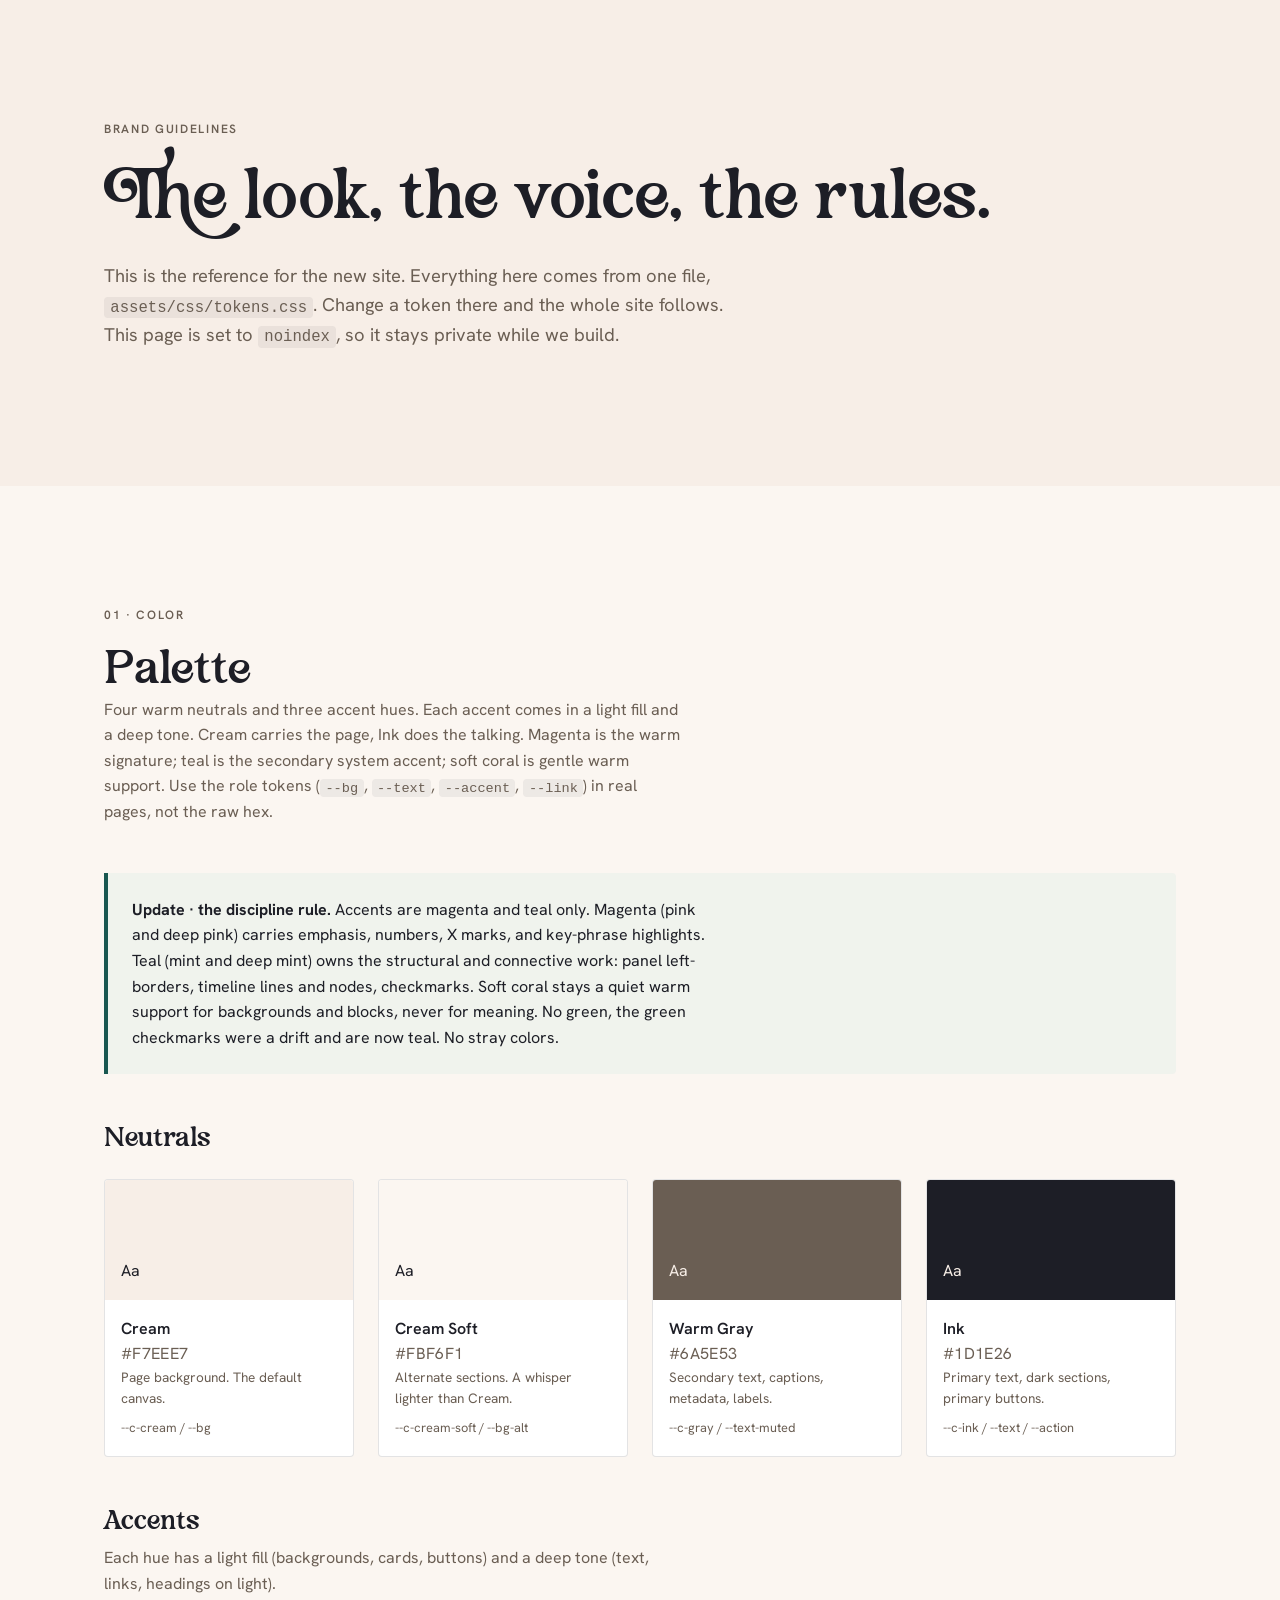
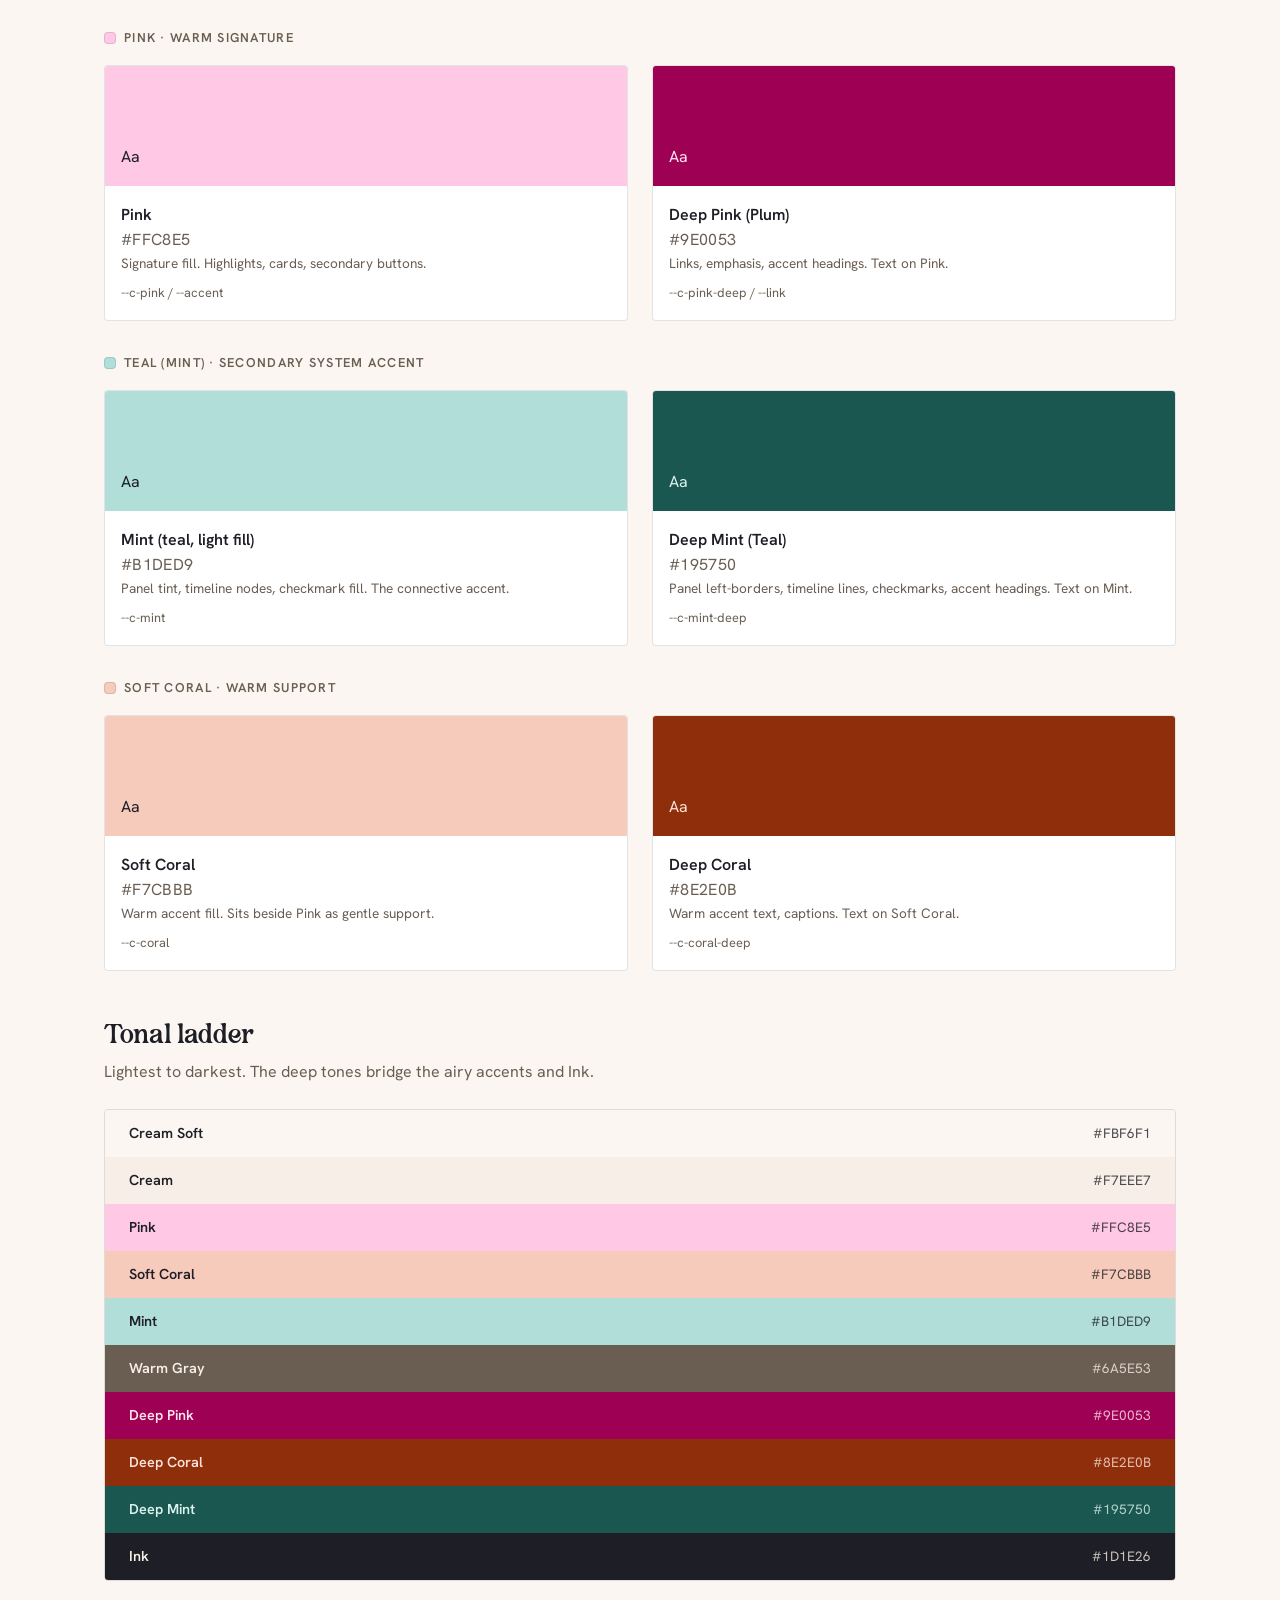
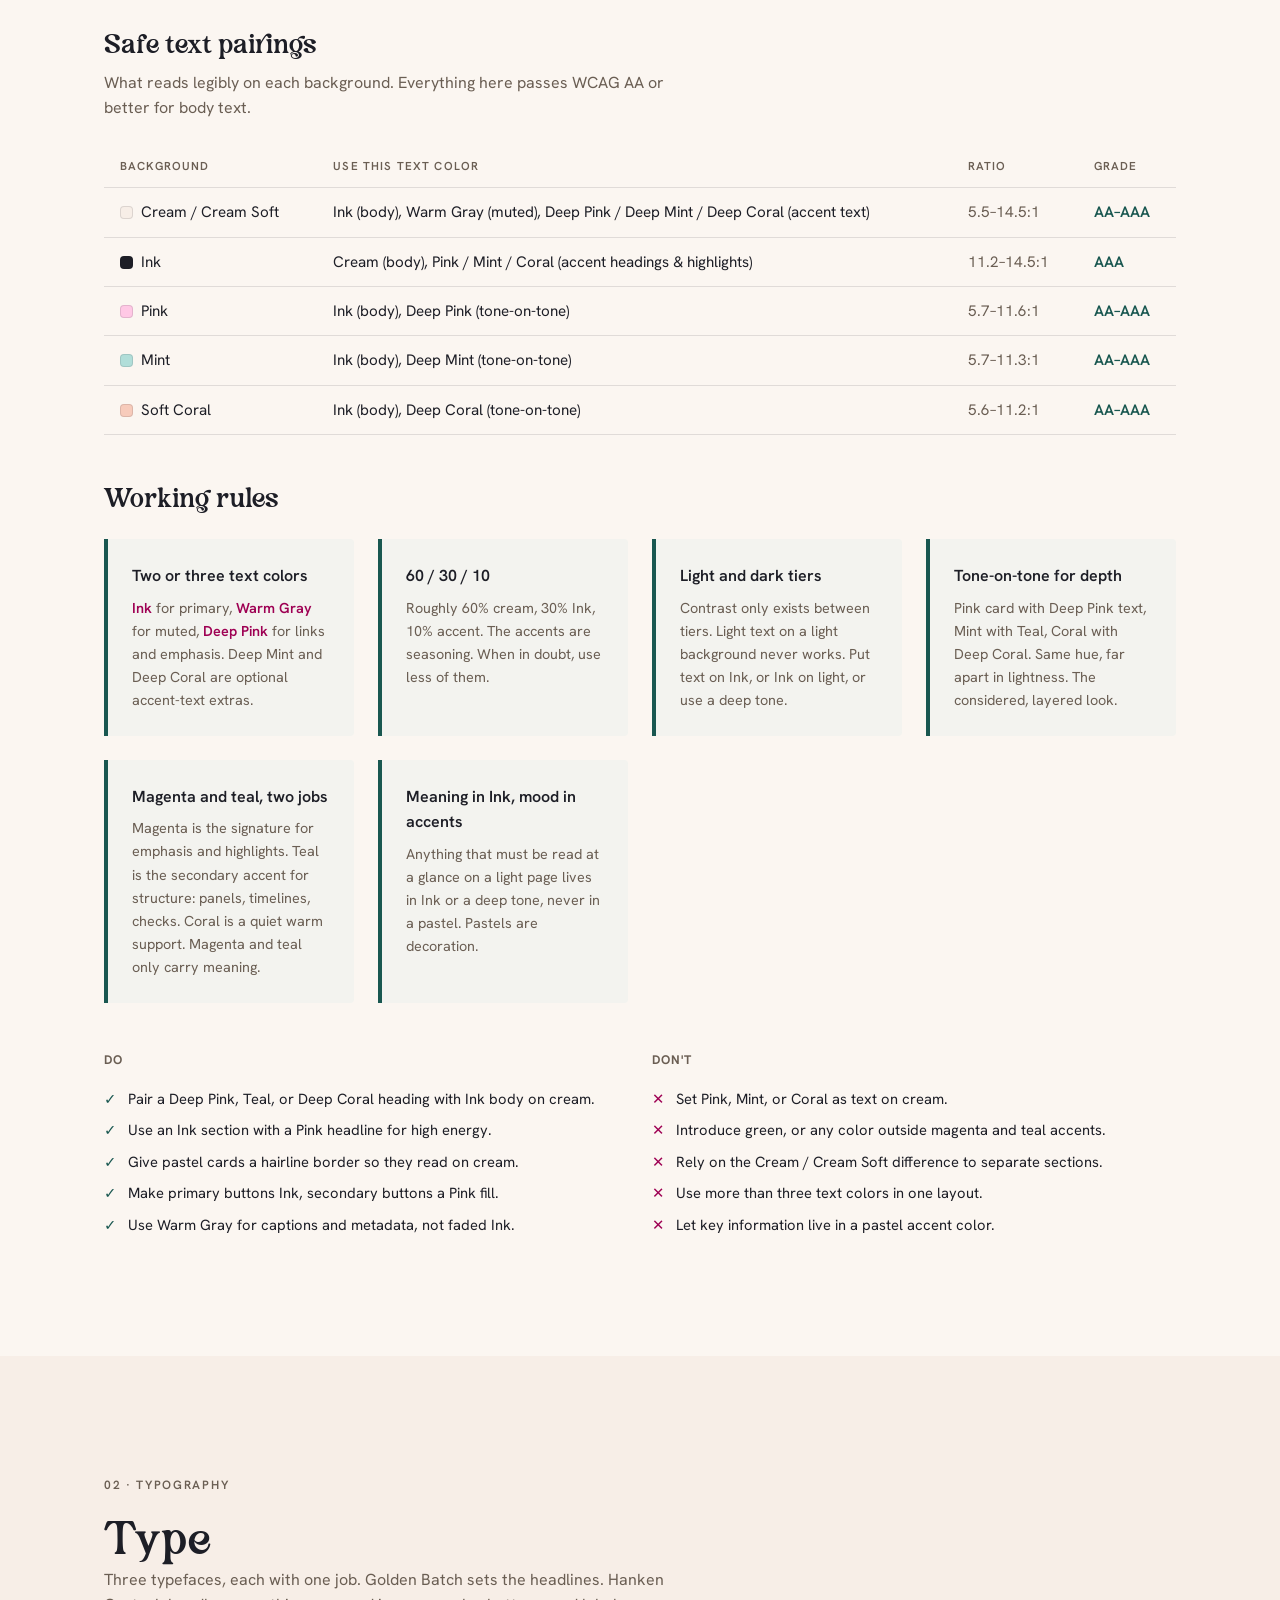
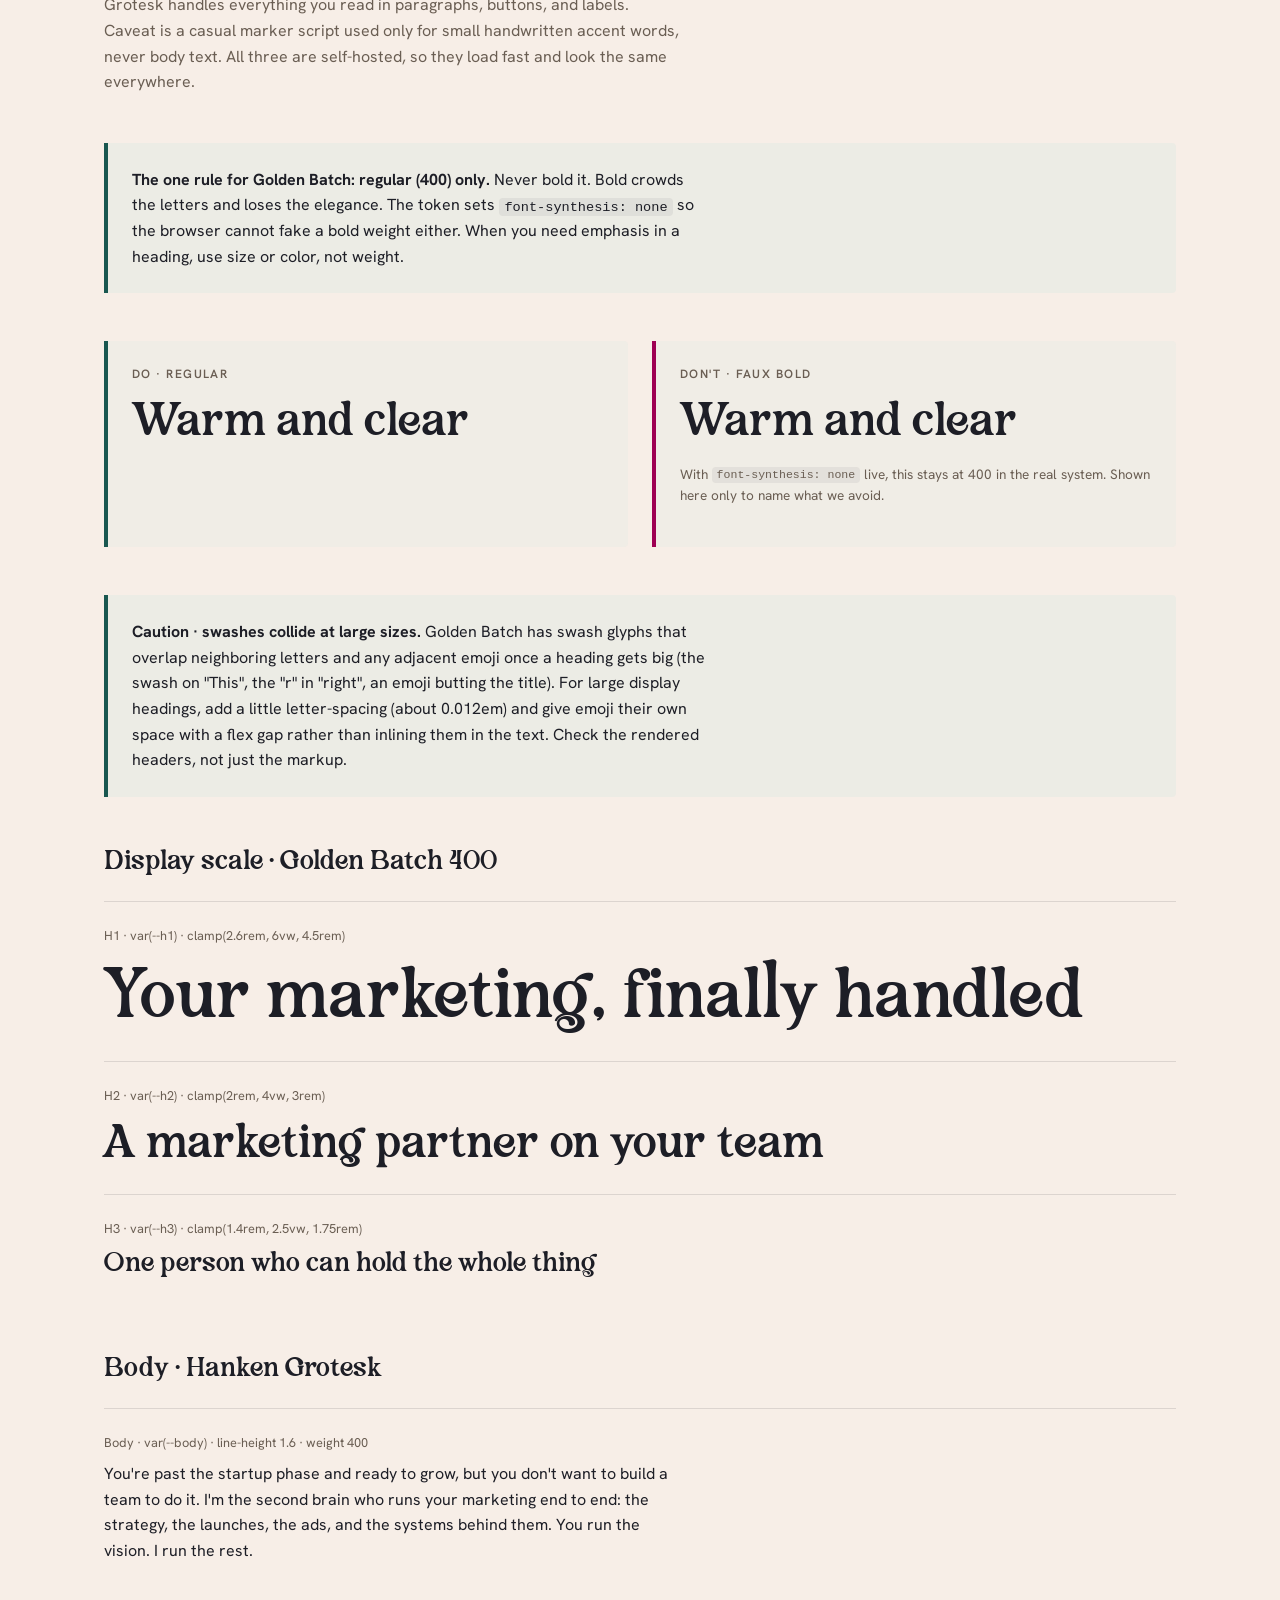
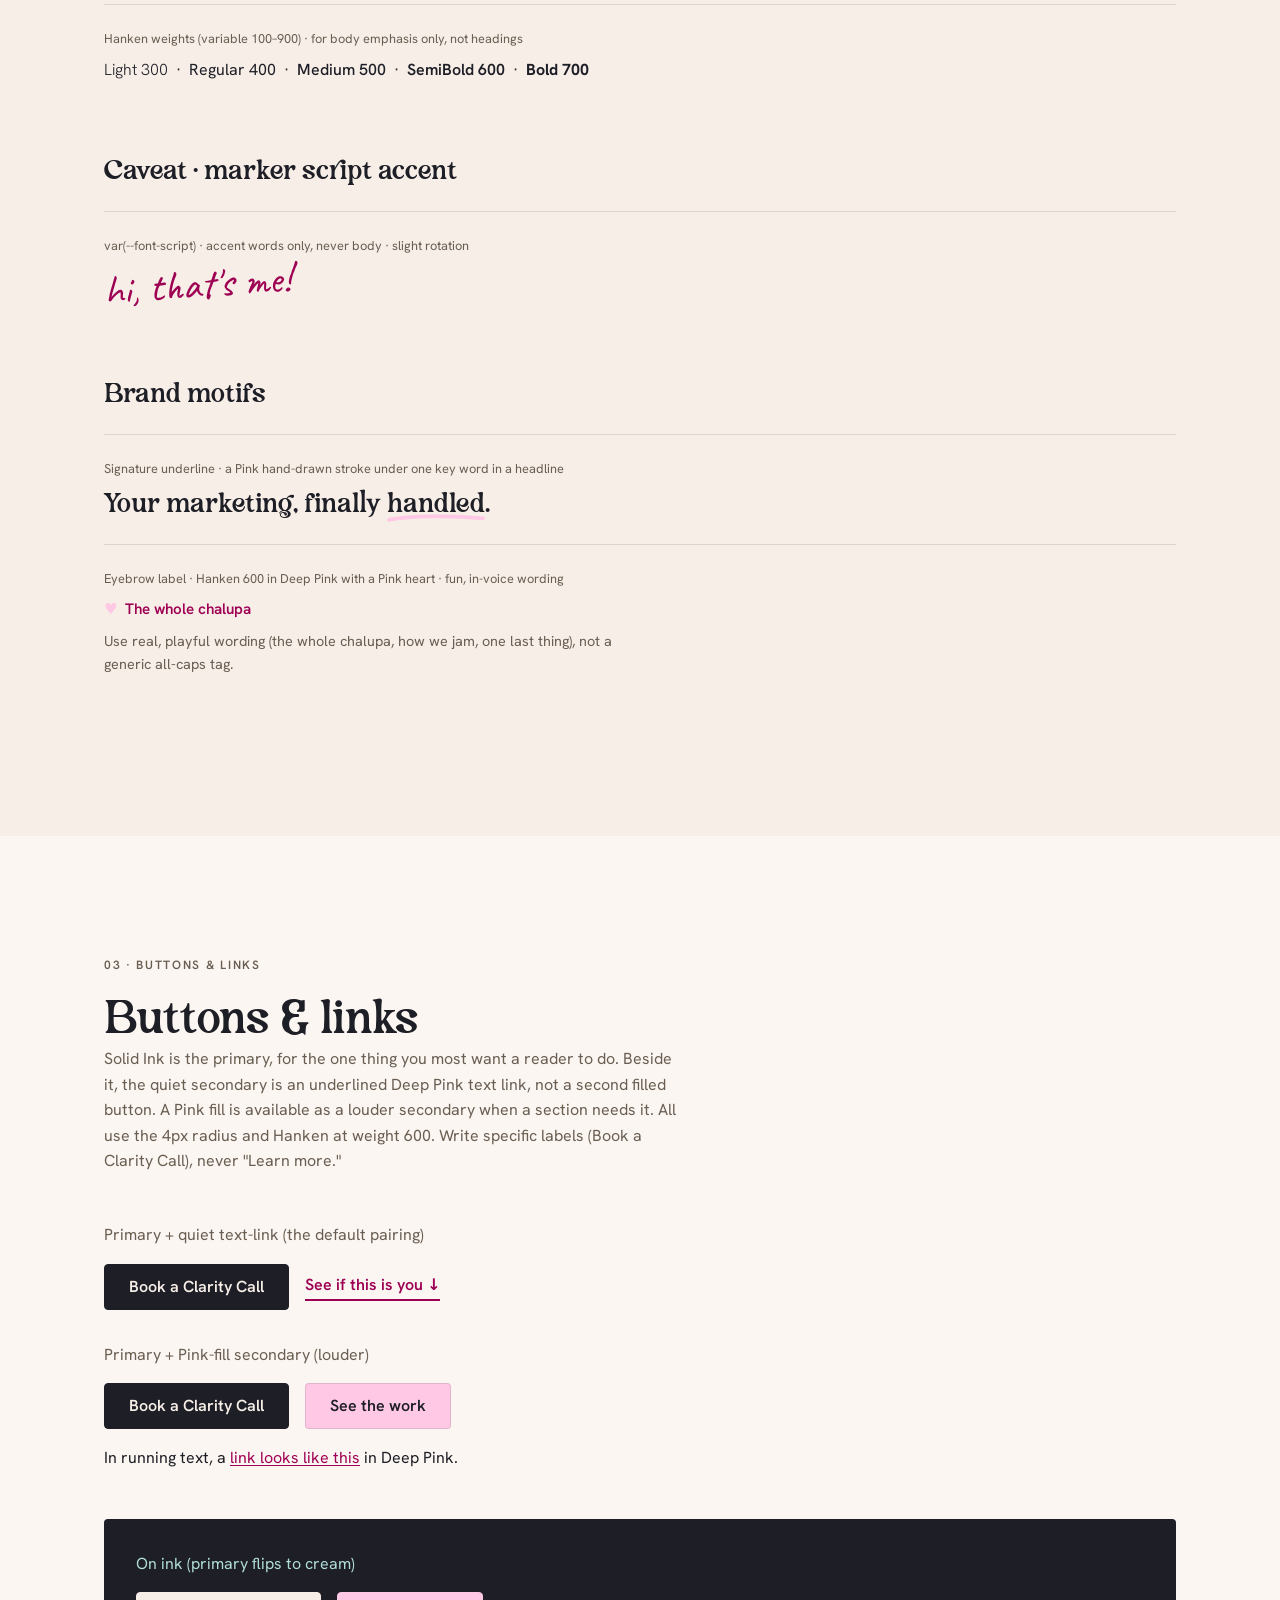
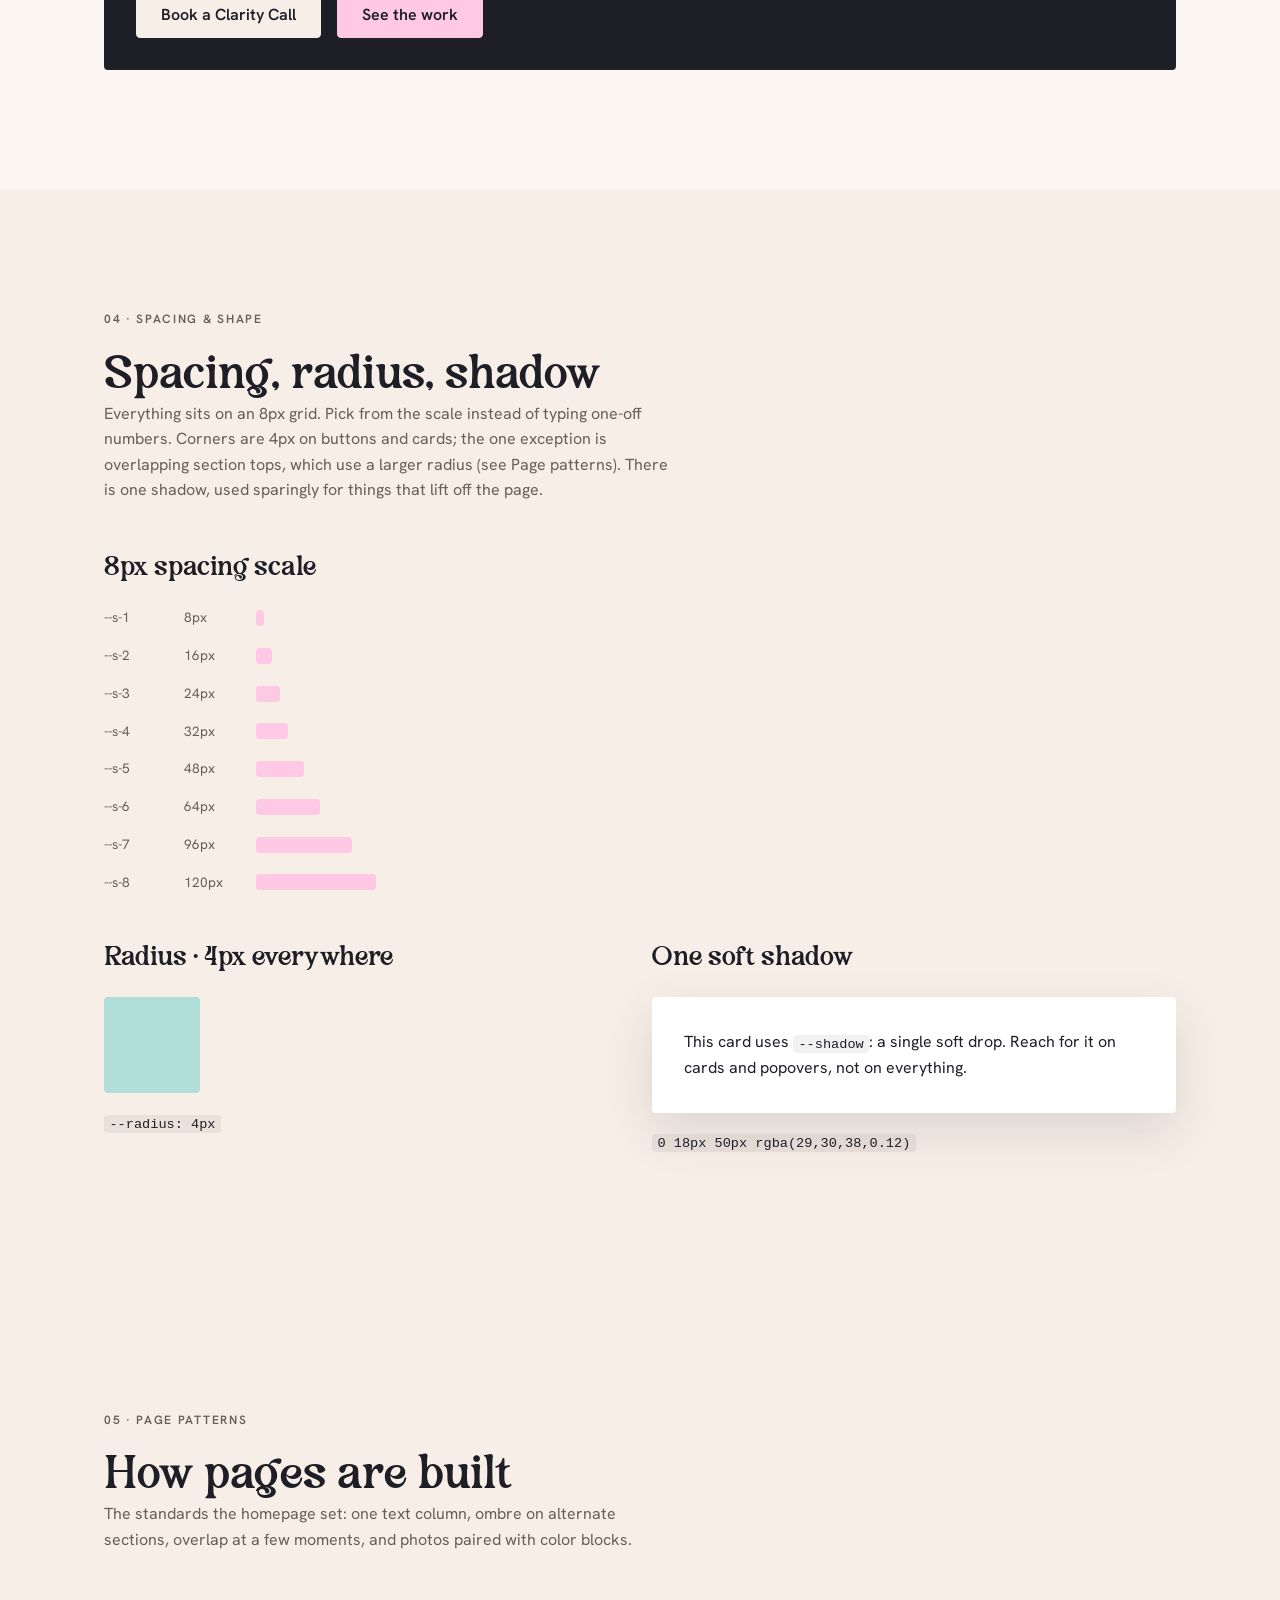
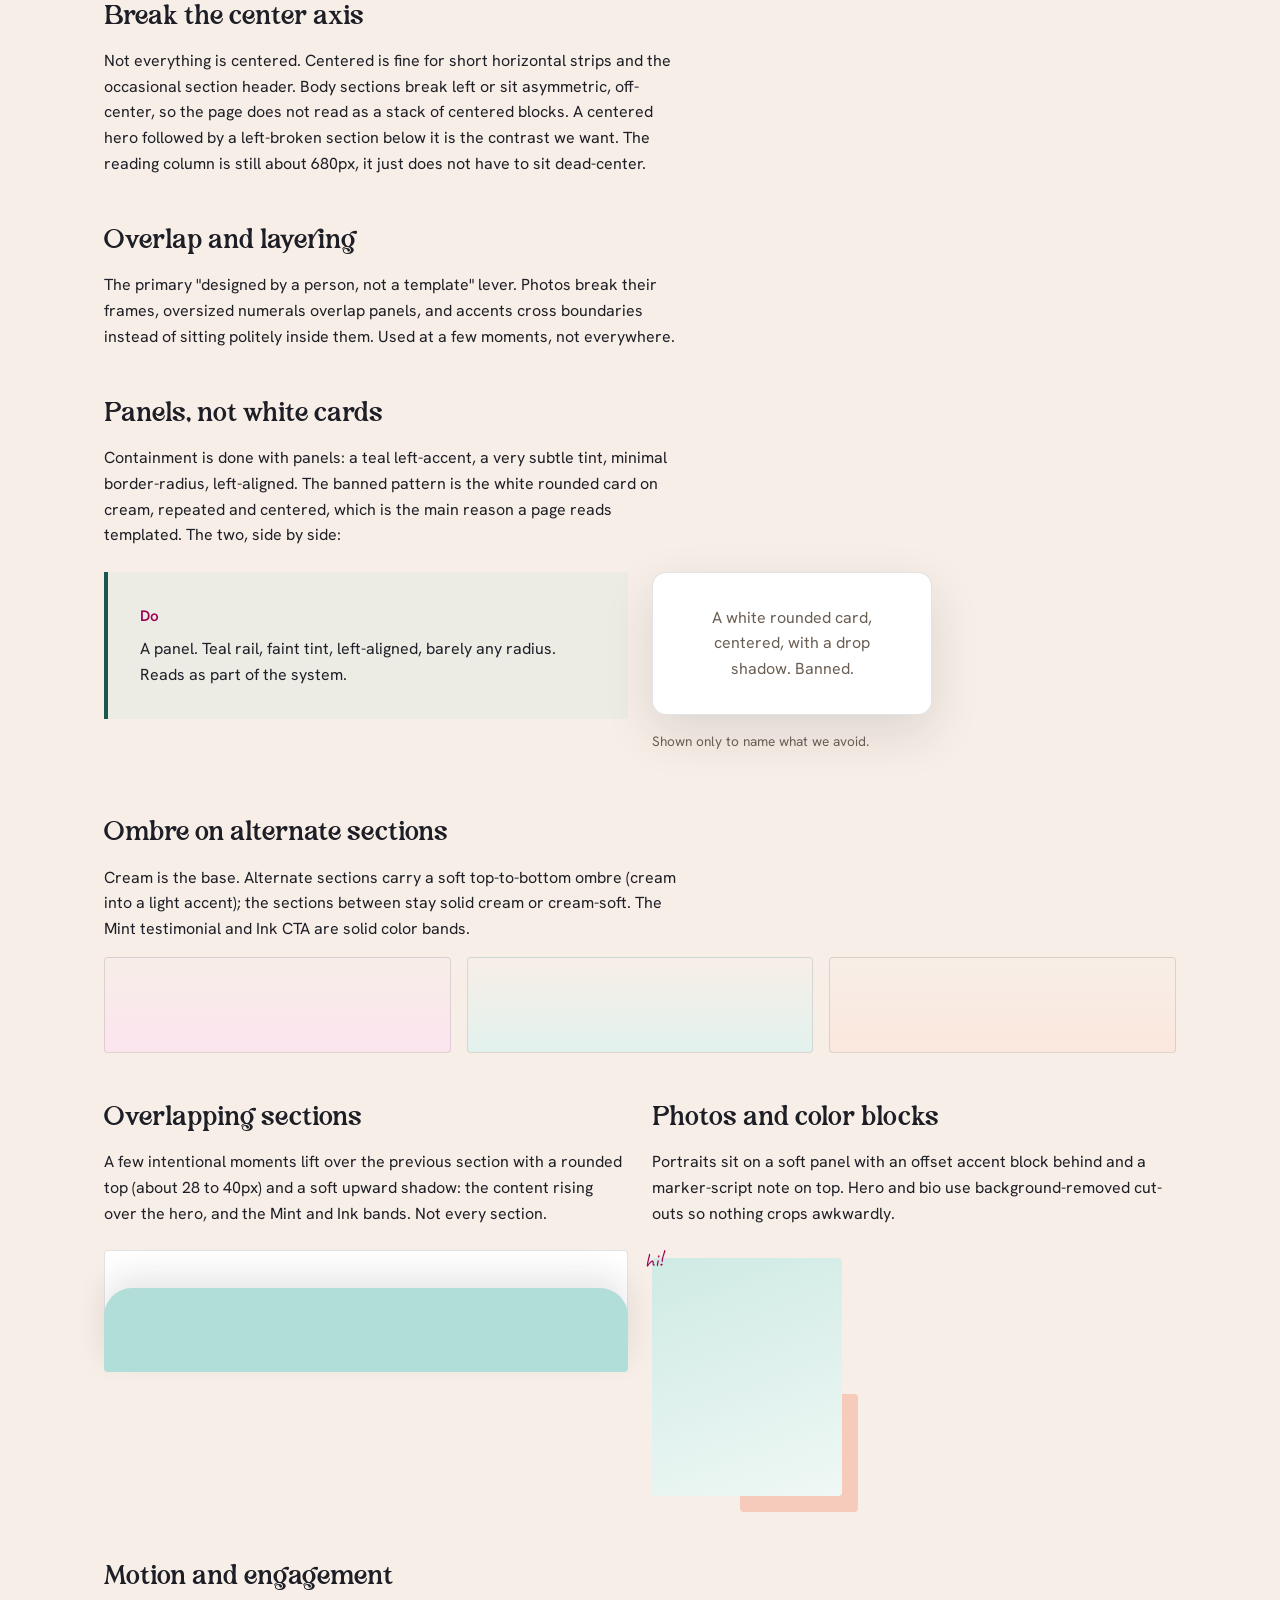
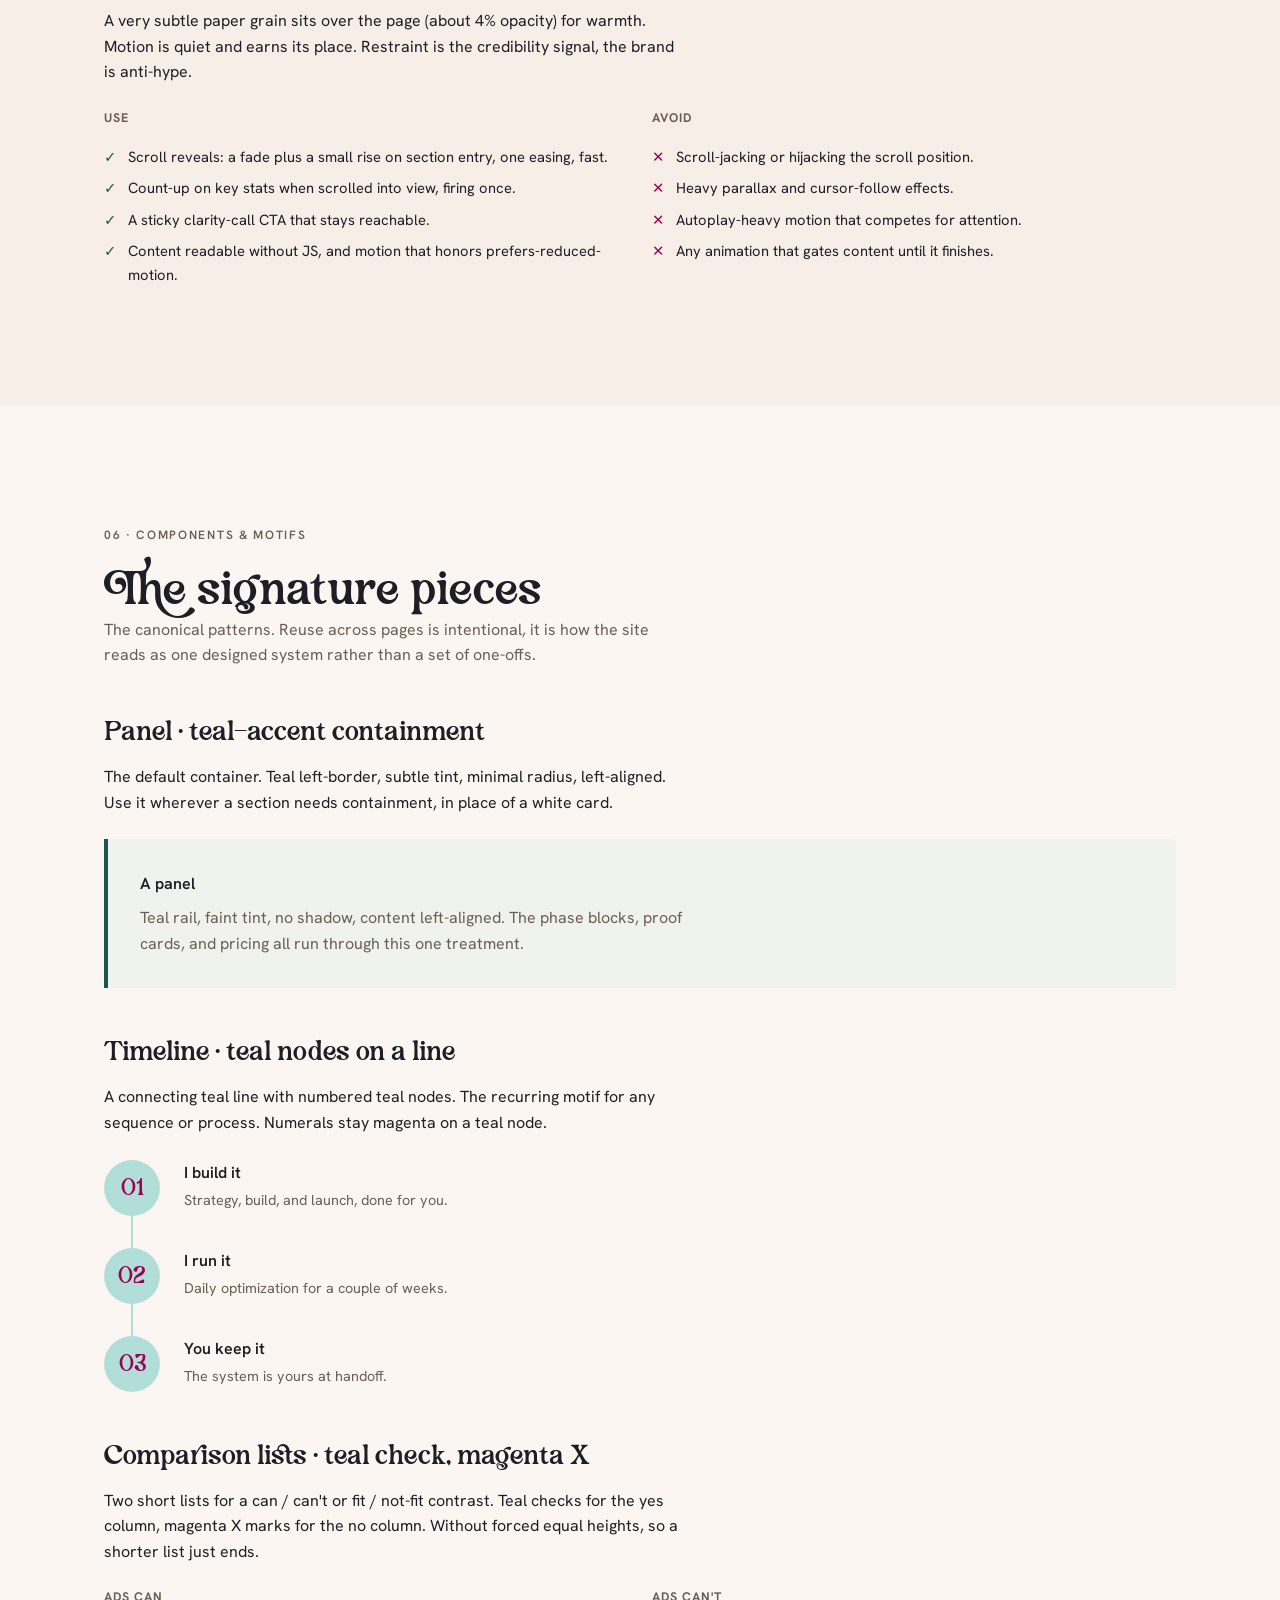
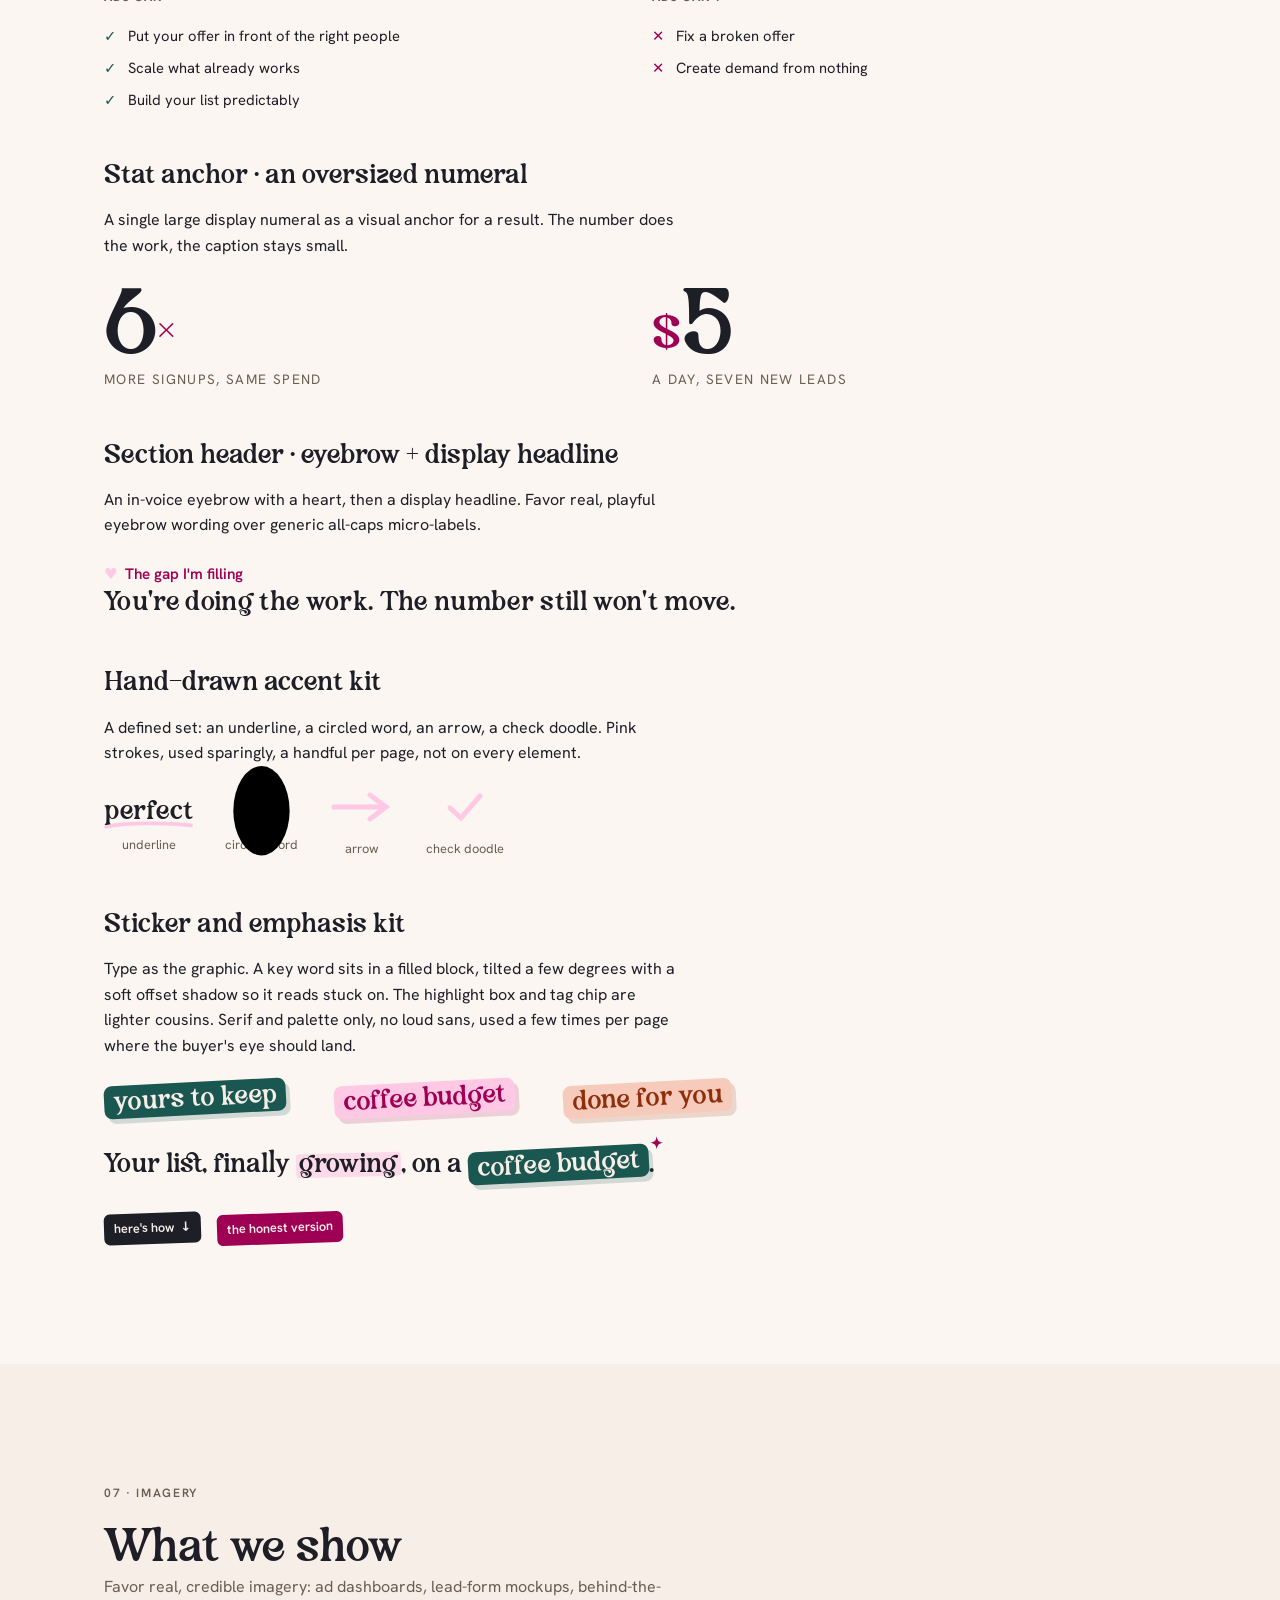
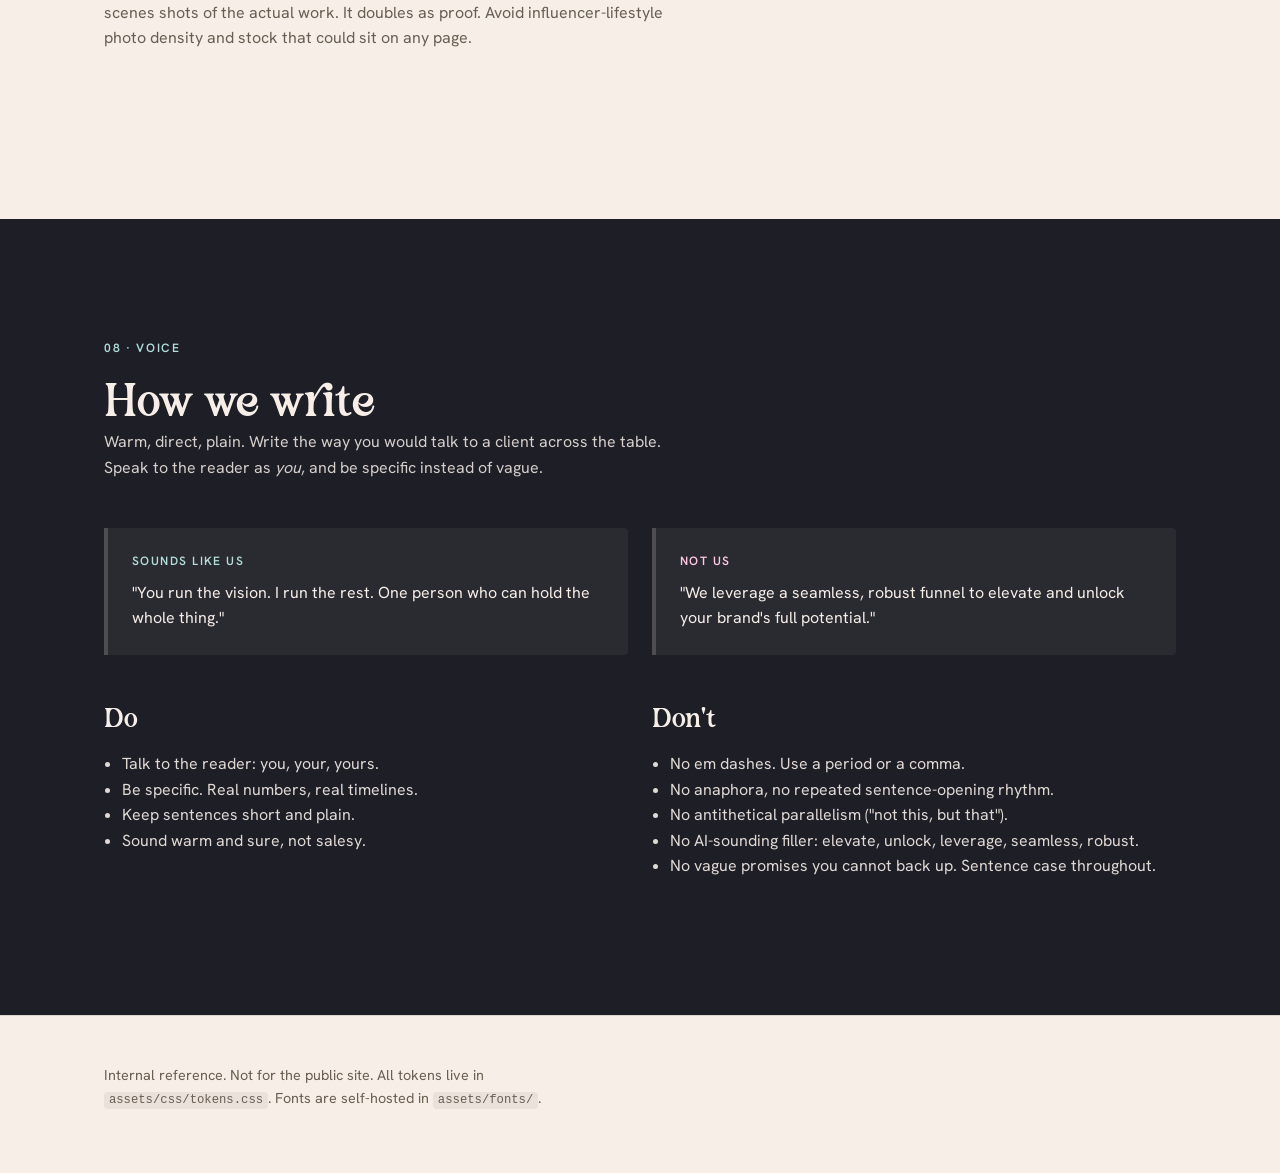
<file: brand.html>
<!DOCTYPE html>
<html lang="en">
<head>
  <meta charset="utf-8">
  <meta name="viewport" content="width=device-width, initial-scale=1">
  <meta name="theme-color" content="#1D1E26">
  <meta name="color-scheme" content="light">
  <meta name="robots" content="noindex, nofollow">
  <title>Brand Guidelines · Reference</title>

  <!-- Single source of truth for all design tokens -->
  <link rel="icon" href="/favicon.ico" sizes="any">
  <link rel="icon" type="image/png" sizes="32x32" href="/favicon-32.png">
  <link rel="icon" type="image/png" sizes="16x16" href="/favicon-16.png">
  <link rel="apple-touch-icon" href="/apple-touch-icon.png">
  <!-- the two fonts every page paints with; preloaded so they are not discovered only after tokens.css parses -->
  <link rel="preload" href="/assets/fonts/hanken-grotesk-var.woff2" as="font" type="font/woff2" crossorigin>
  <link rel="preload" href="/assets/fonts/golden-batch.woff2" as="font" type="font/woff2" crossorigin>
  <link rel="stylesheet" href="/assets/css/tokens.css">

  <style>
    /* ----------------------------------------------------------------
       Guidelines page styling. Tokens come from tokens.css.
       This page only demonstrates the system, it does not redefine it.
       ---------------------------------------------------------------- */
    *, *::before, *::after { box-sizing: border-box; }

    html { -webkit-text-size-adjust: 100%; }

    body {
      margin: 0;
      background: var(--bg);
      color: var(--text);
      font-family: var(--font-body);
      font-size: var(--body);
      line-height: var(--lh-body);
      font-weight: 400;
    }

    /* Headlines: Golden Batch, regular only. Never bold.
       font-synthesis:none stops the browser faking a bold weight. */
    h1, h2, h3, .display {
      font-family: var(--font-display);
      font-weight: 400;
      font-synthesis: none;
      line-height: var(--lh-tight);
      margin: 0;
    }
    h1 { font-size: var(--h1); }
    h2 { font-size: var(--h2); }
    h3 { font-size: var(--h3); }

    p { margin: 0 0 var(--s-2); max-width: 64ch; }
    a { color: var(--text); }

    .container {
      width: 100%;
      max-width: var(--container);
      margin-inline: auto;
      padding-inline: var(--s-3);
    }

    /* Sections alternate cream / cream-soft */
    section { padding-block: var(--section-y); }
    section.alt { background: var(--bg-alt); }
    section.feature { background: var(--bg-feature); color: var(--text-on-dark); }
    section.feature h1, section.feature h2, section.feature h3 { color: var(--text-on-dark); }

    .eyebrow {
      font-family: var(--font-body);
      text-transform: uppercase;
      letter-spacing: 0.14em;
      font-size: 0.75rem;
      font-weight: 600;
      color: var(--text-muted);
      margin: 0 0 var(--s-2);
    }
    section.feature .eyebrow { color: var(--c-mint); }

    .section-head { margin-bottom: var(--s-5); }
    .section-head p { color: var(--text-muted); }

    .grid { display: grid; gap: var(--s-3); }
    .cols-2 { grid-template-columns: repeat(2, 1fr); }
    .cols-3 { grid-template-columns: repeat(3, 1fr); }
    .cols-4 { grid-template-columns: repeat(4, 1fr); }
    @media (max-width: 760px) {
      .cols-2, .cols-3, .cols-4 { grid-template-columns: 1fr; }
    }

    /* ---- Color swatches ---- */
    .swatch {
      border: 1px solid var(--line);
      border-radius: var(--radius);
      overflow: hidden;
      background: #fff;
    }
    .swatch .chip {
      height: 120px;
      display: flex;
      align-items: flex-end;
      padding: var(--s-2);
    }
    .swatch .meta { padding: var(--s-2); }
    .swatch .name { font-weight: 600; }
    .swatch .hex {
      font-variant-numeric: tabular-nums;
      letter-spacing: 0.02em;
      color: var(--text-muted);
      text-transform: uppercase;
    }
    .swatch .token {
      display: inline-block;
      margin-top: var(--s-1);
      font-family: var(--font-body);
      font-size: 0.8rem;
      color: var(--text-muted);
    }
    .swatch .role { font-size: 0.85rem; color: var(--text-muted); }
    .chip.on-light { color: var(--c-ink); }
    .chip.on-dark { color: var(--c-cream); }

    /* ---- Type specimens ---- */
    .specimen { padding: var(--s-3) 0; border-top: 1px solid var(--line); }
    .specimen:first-of-type { border-top: 0; }
    .specimen .label {
      font-size: 0.8rem;
      color: var(--text-muted);
      font-variant-numeric: tabular-nums;
      margin-bottom: var(--s-1);
    }

    /* The one containment treatment: teal left-accent, subtle tint, minimal
       radius, left-aligned. This replaces the banned white-card-on-cream. */
    .panel {
      border-left: 4px solid var(--c-mint-deep);
      border-radius: 0 var(--radius) var(--radius) 0;
      padding: var(--s-4);
      background: rgba(177, 222, 217, 0.16);
    }

    .callout {
      border-left: 4px solid var(--c-mint-deep);
      border-radius: 0 var(--radius) var(--radius) 0;
      padding: var(--s-3);
      background: rgba(177, 222, 217, 0.16);
    }
    .callout strong { font-weight: 700; }

    .compare { gap: var(--s-3); }
    .compare .card { background: rgba(177, 222, 217, 0.10); border-radius: 0 var(--radius) var(--radius) 0; padding: var(--s-3); }
    .compare .good { border-left: 4px solid var(--c-mint-deep); }
    .compare .bad  { border-left: 4px solid var(--c-pink-deep); }
    .compare .tag { font-size:0.75rem; text-transform:uppercase; letter-spacing:0.12em; font-weight:600; color:var(--text-muted); margin-bottom: var(--s-1); }
    .fake-bold { font-weight: 700; } /* used only to show what we are avoiding */

    /* ---- Buttons ---- */
    .btn {
      display: inline-block;
      font-family: var(--font-body);
      font-size: 1rem;
      font-weight: 600;
      line-height: 1;
      padding: 14px 24px;
      border-radius: var(--radius);
      border: 1.5px solid var(--action);
      text-decoration: none;
      cursor: pointer;
      transition: transform 0.12s ease, opacity 0.12s ease;
    }
    .btn:active { transform: translateY(1px); }
    /* Primary: solid ink */
    .btn-primary { background: var(--action); color: var(--action-text); }
    .btn-primary:hover { opacity: 0.88; }
    /* Secondary: Pink accent fill, Ink text. Hairline so it reads on cream.
       Hovers down into Deep Pink (tone-on-tone). */
    .btn-accent { background: var(--c-pink); color: var(--c-ink); border-color: var(--line); }
    .btn-accent:hover { background: var(--c-pink-deep); color: var(--c-cream); border-color: var(--c-pink-deep); }
    /* On dark feature backgrounds, primary flips to cream; accent stays pink */
    .on-ink .btn-primary { background: var(--c-cream); color: var(--c-ink); border-color: var(--c-cream); }
    .on-ink .btn-accent { border-color: var(--c-pink); }
    .btn-row { display: flex; gap: var(--s-2); flex-wrap: wrap; align-items: center; }

    /* ---- Spacing scale ---- */
    .scale-row { display:flex; align-items:center; gap: var(--s-3); margin-bottom: var(--s-2); }
    .scale-row .token { width: 7ch; font-size:0.85rem; color: var(--text-muted); font-variant-numeric: tabular-nums; }
    .scale-row .px { width: 6ch; font-size:0.85rem; color: var(--text-muted); font-variant-numeric: tabular-nums; }
    .scale-row .bar { height: 16px; background: var(--accent); border-radius: var(--radius); }

    /* ---- Shape + shadow demo ---- */
    .shadow-card {
      background:#fff;
      border-radius: var(--radius);
      box-shadow: var(--shadow);
      padding: var(--s-4);
    }
    .radius-demo {
      width: 96px; height: 96px;
      background: var(--c-mint);
      border-radius: var(--radius);
    }

    code, .mono {
      font-family: ui-monospace, "SF Mono", Menlo, Consolas, monospace;
      font-size: 0.85em;
      background: rgba(29,30,38,0.06);
      padding: 0.12em 0.4em;
      border-radius: var(--radius);
    }

    /* ---- Accent pairs (light fill + deep tone) ---- */
    .pair-label {
      display: flex; align-items: center; gap: var(--s-1);
      font-size: 0.8rem; text-transform: uppercase; letter-spacing: 0.1em;
      font-weight: 600; color: var(--text-muted);
      margin: var(--s-4) 0 var(--s-2);
    }
    .pair-label .dot { width: 12px; height: 12px; border-radius: var(--radius); border: 1px solid var(--line); }

    /* ---- Tonal ladder ---- */
    .ladder { border: 1px solid var(--line); border-radius: var(--radius); overflow: hidden; }
    .rung { display: flex; align-items: center; gap: var(--s-2); padding: 12px var(--s-3); font-size: 0.9rem; }
    .rung .nm { flex: 1; font-weight: 600; }
    .rung .hx { font-variant-numeric: tabular-nums; opacity: 0.8; font-size: 0.85rem; }

    /* ---- Pairings table ---- */
    /* the pairing table has a hard minimum width, so let it scroll inside its own box on phones */
    .table-scroll { overflow-x: auto; -webkit-overflow-scrolling: touch; }
    .ptable { width: 100%; min-width: 420px; border-collapse: collapse; font-size: 0.95rem; }
    .ptable th, .ptable td { text-align: left; padding: 12px var(--s-2); border-bottom: 1px solid var(--line); vertical-align: top; }
    .ptable th { font-size: 0.72rem; letter-spacing: 0.1em; text-transform: uppercase; color: var(--text-muted); font-weight: 600; }
    .ptable .chipdot { display: inline-block; width: 13px; height: 13px; border-radius: var(--radius); vertical-align: -2px; margin-right: 8px; border: 1px solid var(--line); }
    .ptable .ratio { font-variant-numeric: tabular-nums; color: var(--text-muted); white-space: nowrap; }
    .ptable .pass { color: var(--c-mint-deep); font-weight: 600; white-space: nowrap; }

    /* ---- Working rules ---- */
    .rules { display: grid; gap: var(--s-3); grid-template-columns: repeat(auto-fit, minmax(240px, 1fr)); }
    .rule { background: rgba(177, 222, 217, 0.12); border-left: 4px solid var(--c-mint-deep);
      border-radius: 0 var(--radius) var(--radius) 0; padding: var(--s-3); }
    .rule h4 { font-family: var(--font-body); font-weight: 600; font-size: 1rem; margin: 0 0 var(--s-1); }
    .rule p { font-size: 0.9rem; color: var(--text-muted); margin: 0; }
    .rule .mk { color: var(--link); font-weight: 600; }

    /* ---- Do / Don't lists ---- */
    .dodont { display: grid; gap: var(--s-3); grid-template-columns: 1fr 1fr; }
    @media (max-width: 760px) { .dodont { grid-template-columns: 1fr; } }
    .dodont h4 { font-size: 0.78rem; letter-spacing: 0.08em; text-transform: uppercase; color: var(--text-muted); margin: 0 0 var(--s-2); }
    .dodont ul { list-style: none; margin: 0; padding: 0; display: grid; gap: var(--s-1); }
    .dodont li { font-size: 0.92rem; padding-left: 24px; position: relative; }
    .dodont .do li::before  { content: "\2713"; position: absolute; left: 0; color: var(--c-mint-deep); font-weight: 700; }
    .dodont .dont li::before { content: "\2715"; position: absolute; left: 0; color: var(--c-pink-deep); font-weight: 700; }

    .link-demo a { color: var(--link); text-decoration: underline; text-underline-offset: 2px; }
    .textlink { color: var(--link); font-weight: 600; text-decoration: none;
      border-bottom: 2px solid currentColor; padding-bottom: 1px; }

    /* ---- Homepage standards: script accent, signature underline, fun eyebrow ---- */
    .script-demo { font-family: var(--font-script); color: var(--c-pink-deep);
      font-size: 2.6rem; line-height: 1; display: inline-block; transform: rotate(-4deg); }
    .sig { position: relative; display: inline-block; }
    .sig svg { position: absolute; left: 0; bottom: -0.12em; width: 100%; height: 0.32em; overflow: visible; }
    .sig svg path { stroke: var(--c-pink); stroke-width: 5; fill: none; stroke-linecap: round; }
    .eyebrow-fun { font-family: var(--font-body); font-weight: 600; font-size: 0.95rem;
      color: var(--c-pink-deep); margin: 0; }
    .eyebrow-fun .heart { color: var(--c-pink); margin-right: 7px; }

    /* ---- Page-pattern demos: ombre, overlap, photo block ---- */
    .ombre-row { display: grid; grid-template-columns: repeat(3, 1fr); gap: var(--s-2); }
    @media (max-width: 760px){ .ombre-row { grid-template-columns: 1fr; } }
    .ombre-demo { height: 96px; border-radius: var(--radius); border: 1px solid var(--line); }
    .o-pink { background: linear-gradient(180deg,#F7EEE7,#FCE4EF); }
    .o-mint { background: linear-gradient(180deg,#F7EEE7,#E3F2EE); }
    .o-coral{ background: linear-gradient(180deg,#F7EEE7,#FBE7DD); }
    .overlap-demo .a { background: #fff; border: 1px solid var(--line); border-radius: var(--radius); height: 64px; }
    .overlap-demo .b { background: var(--c-mint); border-radius: 28px 28px var(--radius) var(--radius);
      height: 84px; margin-top: -26px; box-shadow: 0 -14px 30px rgba(29,30,38,0.10); position: relative; }
    .block-demo { position: relative; width: 190px; }
    .block-demo .blk { position: absolute; right: -16px; bottom: -16px; width: 62%; aspect-ratio: 1;
      background: var(--c-coral); border-radius: var(--radius); }
    .block-demo .pic { position: relative; z-index: 1; aspect-ratio: 4/5; border-radius: var(--radius);
      background: linear-gradient(160deg,#CFEAE4,#EFF8F5); }
    .block-demo .note { font-family: var(--font-script); color: var(--c-pink-deep); font-size: 1.3rem;
      position: absolute; top: -14px; left: -8px; transform: rotate(-7deg); z-index: 2; }

    /* ---- Signature components: timeline, stat anchor, hand-drawn kit ---- */
    /* Timeline: teal nodes on a connecting teal line. The recurring motif for
       any sequence or process. Reuse is intentional, not repetition. */
    .tl { display: grid; gap: var(--s-4); margin-top: var(--s-3); max-width: 560px; }
    .tl-step { position: relative; display: grid; grid-template-columns: 56px 1fr; gap: var(--s-3); align-items: start; }
    .tl-step::after { content: ''; position: absolute; z-index: 0; width: 2px; left: 28px; transform: translateX(-50%);
      top: 28px; bottom: calc(-1 * (var(--s-4) + 28px)); background: var(--c-mint); }
    .tl-step:last-child::after { display: none; }
    .tl-node { position: relative; z-index: 1; width: 56px; height: 56px; display: grid; place-items: center;
      font-family: var(--font-display); font-size: 1.5rem; line-height: 1; color: var(--c-pink-deep);
      background: var(--c-mint); border-radius: 50%; }
    .tl-step h4 { font-family: var(--font-body); font-weight: 600; font-size: 1rem; margin: 0 0 4px; }
    .tl-step p { font-size: 0.9rem; color: var(--text-muted); margin: 0; }

    /* Stat anchor: an oversized numeral as a visual anchor (the 6x, the $5). */
    .stat-anchor { font-family: var(--font-display); font-size: clamp(3.5rem, 8vw, 6rem); line-height: 0.9; color: var(--c-ink); }
    .stat-anchor .sym { color: var(--c-pink-deep); font-size: 0.5em; vertical-align: 0.12em; }

    /* Hand-drawn accent kit: a defined set, used sparingly. Pink strokes. */
    .draw { display: inline-block; vertical-align: middle; }
    .draw path, .draw circle, .draw line { stroke: var(--c-pink); stroke-width: 5; fill: none; stroke-linecap: round; }
    .kit { display: flex; flex-wrap: wrap; gap: var(--s-4); align-items: center; margin-top: var(--s-3); }
    .kit .item { text-align: center; }
    .kit .item .cap { display: block; font-size: 0.8rem; color: var(--text-muted); margin-top: var(--s-1); }
    .circled { position: relative; display: inline-block; padding: 0 6px; }
    .circled svg { position: absolute; inset: -30% -8%; width: 116%; height: 160%; overflow: visible; }

    /* Sticker / emphasis kit: type as the graphic. Key word in a filled block,
       slight tilt, soft offset shadow. Highlight box and tag chip are lighter
       cousins. Serif and palette only. Used sparingly, a few per page. */
    .sticker { display: inline-block; font-family: var(--font-display); padding: 0.04em 0.34em; border-radius: 8px; line-height: 1.1; transform: rotate(-3deg); }
    .sticker.teal  { background: var(--c-mint-deep); color: var(--c-cream); box-shadow: 4px 5px 0 rgba(25,87,80,0.18); }
    .sticker.pink  { background: var(--c-pink); color: var(--c-pink-deep); box-shadow: 4px 5px 0 rgba(158,0,83,0.16); }
    .sticker.coral { background: var(--c-coral); color: var(--c-coral-deep); box-shadow: 4px 5px 0 rgba(142,46,11,0.16); }
    .hl { position: relative; display: inline-block; padding: 0 0.12em; }
    .hl::before { content: ''; position: absolute; left: 0; right: 0; top: 16%; bottom: 8%; border-radius: 4px; transform: rotate(-1.5deg); z-index: 0; }
    .hl.pink::before { background: var(--c-pink); opacity: 0.6; }
    .hl.coral::before { background: var(--c-coral); opacity: 0.6; }
    .hl.teal::before { background: var(--c-mint); opacity: 0.7; }
    .hl > span { position: relative; z-index: 1; }
    .tag-chip { display: inline-flex; align-items: center; gap: 0.4em; font-family: var(--font-body); font-weight: 600; font-size: 0.8rem; padding: 0.42em 0.8em; border-radius: 6px; transform: rotate(-2deg); }
    .tag-chip.ink { background: var(--c-ink); color: var(--c-cream); }
    .tag-chip.plum { background: var(--c-pink-deep); color: var(--c-cream); }
    .spark { position: relative; display: inline-block; }
    .spark > svg { position: absolute; top: -0.45em; right: -0.55em; width: 0.55em; height: 0.55em; overflow: visible; }
    @keyframes twinkle { 0%,100% { opacity: 1; transform: scale(1); } 50% { opacity: 0.55; transform: scale(0.82); } }
    .tw { transform-box: fill-box; transform-origin: center; animation: twinkle 2.4s ease-in-out infinite; }
    @media (prefers-reduced-motion: reduce) { .tw { animation: none; } }

    /* The banned pattern, shown only to name what we avoid. */
    .banned-card { background: #fff; border: 1px solid var(--line); border-radius: 14px;
      box-shadow: var(--shadow); padding: var(--s-4); text-align: center; max-width: 280px; }

    /* Large display headings: nudge tracking so serif swashes do not collide. */
    .display.lg { letter-spacing: 0.012em; }

    .page-footer { padding-block: var(--s-5); border-top: 1px solid var(--line); }
    .page-footer p { color: var(--text-muted); font-size: 0.9rem; }
  </style>
</head>
<body>

  <!-- ============================ HERO ============================ -->
  <header>
    <section>
      <div class="container">
        <p class="eyebrow">Brand guidelines</p>
        <h1>The look, the voice, the rules.</h1>
        <p style="margin-top: var(--s-3); font-size: 1.15rem; color: var(--text-muted);">
          This is the reference for the new site. Everything here comes from one
          file, <code>assets/css/tokens.css</code>. Change a token there and the
          whole site follows. This page is set to <code>noindex</code>, so it
          stays private while we build.
        </p>
      </div>
    </section>
  </header>

  <!-- ============================ COLOR ============================ -->
  <section class="alt">
    <div class="container">
      <div class="section-head">
        <p class="eyebrow">01 · Color</p>
        <h2>Palette</h2>
        <p>Four warm neutrals and three accent hues. Each accent comes in a light
          fill and a deep tone. Cream carries the page, Ink does the talking.
          Magenta is the warm signature; teal is the secondary system accent;
          soft coral is gentle warm support. Use the role tokens (<code>--bg</code>,
          <code>--text</code>, <code>--accent</code>, <code>--link</code>) in real
          pages, not the raw hex.</p>
      </div>

      <!-- UPDATE: palette discipline now magenta + teal only -->
      <div class="callout" style="margin-bottom: var(--s-5);">
        <p style="margin:0;"><strong>Update · the discipline rule.</strong> Accents
          are magenta and teal only. Magenta (pink and deep pink) carries emphasis,
          numbers, X marks, and key-phrase highlights. Teal (mint and deep mint)
          owns the structural and connective work: panel left-borders, timeline
          lines and nodes, checkmarks. Soft coral stays a quiet warm support for
          backgrounds and blocks, never for meaning. No green, the green checkmarks
          were a drift and are now teal. No stray colors.</p>
      </div>

      <h3 style="margin-bottom: var(--s-3);">Neutrals</h3>
      <div class="grid cols-4">
        <div class="swatch">
          <div class="chip on-light" style="background:#F7EEE7;">Aa</div>
          <div class="meta">
            <div class="name">Cream</div>
            <div class="hex">#F7EEE7</div>
            <div class="role">Page background. The default canvas.</div>
            <span class="token">--c-cream / --bg</span>
          </div>
        </div>
        <div class="swatch">
          <div class="chip on-light" style="background:#FBF6F1;">Aa</div>
          <div class="meta">
            <div class="name">Cream Soft</div>
            <div class="hex">#FBF6F1</div>
            <div class="role">Alternate sections. A whisper lighter than Cream.</div>
            <span class="token">--c-cream-soft / --bg-alt</span>
          </div>
        </div>
        <div class="swatch">
          <div class="chip on-dark" style="background:#6A5E53;">Aa</div>
          <div class="meta">
            <div class="name">Warm Gray</div>
            <div class="hex">#6A5E53</div>
            <div class="role">Secondary text, captions, metadata, labels.</div>
            <span class="token">--c-gray / --text-muted</span>
          </div>
        </div>
        <div class="swatch">
          <div class="chip on-dark" style="background:#1D1E26;">Aa</div>
          <div class="meta">
            <div class="name">Ink</div>
            <div class="hex">#1D1E26</div>
            <div class="role">Primary text, dark sections, primary buttons.</div>
            <span class="token">--c-ink / --text / --action</span>
          </div>
        </div>
      </div>

      <h3 style="margin: var(--s-5) 0 0;">Accents</h3>
      <p style="color: var(--text-muted); margin: var(--s-1) 0 0;">Each hue has a
        light fill (backgrounds, cards, buttons) and a deep tone (text, links,
        headings on light).</p>

      <div class="pair-label"><span class="dot" style="background:#FFC8E5;"></span>Pink · warm signature</div>
      <div class="grid cols-2">
        <div class="swatch">
          <div class="chip on-light" style="background:#FFC8E5;">Aa</div>
          <div class="meta">
            <div class="name">Pink</div>
            <div class="hex">#FFC8E5</div>
            <div class="role">Signature fill. Highlights, cards, secondary buttons.</div>
            <span class="token">--c-pink / --accent</span>
          </div>
        </div>
        <div class="swatch">
          <div class="chip" style="background:#9E0053; color:#FFE4F0;">Aa</div>
          <div class="meta">
            <div class="name">Deep Pink (Plum)</div>
            <div class="hex">#9E0053</div>
            <div class="role">Links, emphasis, accent headings. Text on Pink.</div>
            <span class="token">--c-pink-deep / --link</span>
          </div>
        </div>
      </div>

      <div class="pair-label"><span class="dot" style="background:#B1DED9;"></span>Teal (mint) · secondary system accent</div>
      <div class="grid cols-2">
        <div class="swatch">
          <div class="chip on-light" style="background:#B1DED9;">Aa</div>
          <div class="meta">
            <div class="name">Mint (teal, light fill)</div>
            <div class="hex">#B1DED9</div>
            <div class="role">Panel tint, timeline nodes, checkmark fill. The connective accent.</div>
            <span class="token">--c-mint</span>
          </div>
        </div>
        <div class="swatch">
          <div class="chip" style="background:#195750; color:#DDF1ED;">Aa</div>
          <div class="meta">
            <div class="name">Deep Mint (Teal)</div>
            <div class="hex">#195750</div>
            <div class="role">Panel left-borders, timeline lines, checkmarks, accent headings. Text on Mint.</div>
            <span class="token">--c-mint-deep</span>
          </div>
        </div>
      </div>

      <div class="pair-label"><span class="dot" style="background:#F7CBBB;"></span>Soft Coral · warm support</div>
      <div class="grid cols-2">
        <div class="swatch">
          <div class="chip on-light" style="background:#F7CBBB;">Aa</div>
          <div class="meta">
            <div class="name">Soft Coral</div>
            <div class="hex">#F7CBBB</div>
            <div class="role">Warm accent fill. Sits beside Pink as gentle support.</div>
            <span class="token">--c-coral</span>
          </div>
        </div>
        <div class="swatch">
          <div class="chip" style="background:#8E2E0B; color:#FCE3D9;">Aa</div>
          <div class="meta">
            <div class="name">Deep Coral</div>
            <div class="hex">#8E2E0B</div>
            <div class="role">Warm accent text, captions. Text on Soft Coral.</div>
            <span class="token">--c-coral-deep</span>
          </div>
        </div>
      </div>

      <!-- Tonal ladder -->
      <h3 style="margin: var(--s-5) 0 var(--s-1);">Tonal ladder</h3>
      <p style="color: var(--text-muted); margin: 0 0 var(--s-3);">Lightest to
        darkest. The deep tones bridge the airy accents and Ink.</p>
      <div class="ladder">
        <div class="rung" style="background:#FBF6F1; color:#1D1E26;"><span class="nm">Cream Soft</span><span class="hx">#FBF6F1</span></div>
        <div class="rung" style="background:#F7EEE7; color:#1D1E26;"><span class="nm">Cream</span><span class="hx">#F7EEE7</span></div>
        <div class="rung" style="background:#FFC8E5; color:#1D1E26;"><span class="nm">Pink</span><span class="hx">#FFC8E5</span></div>
        <div class="rung" style="background:#F7CBBB; color:#1D1E26;"><span class="nm">Soft Coral</span><span class="hx">#F7CBBB</span></div>
        <div class="rung" style="background:#B1DED9; color:#1D1E26;"><span class="nm">Mint</span><span class="hx">#B1DED9</span></div>
        <div class="rung" style="background:#6A5E53; color:#F7EEE7;"><span class="nm">Warm Gray</span><span class="hx">#6A5E53</span></div>
        <div class="rung" style="background:#9E0053; color:#FFE4F0;"><span class="nm">Deep Pink</span><span class="hx">#9E0053</span></div>
        <div class="rung" style="background:#8E2E0B; color:#FCE3D9;"><span class="nm">Deep Coral</span><span class="hx">#8E2E0B</span></div>
        <div class="rung" style="background:#195750; color:#DDF1ED;"><span class="nm">Deep Mint</span><span class="hx">#195750</span></div>
        <div class="rung" style="background:#1D1E26; color:#F7EEE7;"><span class="nm">Ink</span><span class="hx">#1D1E26</span></div>
      </div>

      <!-- Safe text pairings -->
      <h3 style="margin: var(--s-5) 0 var(--s-1);">Safe text pairings</h3>
      <p style="color: var(--text-muted); margin: 0 0 var(--s-3);">What reads
        legibly on each background. Everything here passes WCAG AA or better for
        body text.</p>
      <div class="table-scroll">
      <table class="ptable">
        <thead><tr><th>Background</th><th>Use this text color</th><th>Ratio</th><th>Grade</th></tr></thead>
        <tbody>
          <tr>
            <td><span class="chipdot" style="background:#F7EEE7;"></span>Cream / Cream Soft</td>
            <td>Ink (body), Warm Gray (muted), Deep Pink / Deep Mint / Deep Coral (accent text)</td>
            <td class="ratio">5.5–14.5:1</td><td class="pass">AA–AAA</td>
          </tr>
          <tr>
            <td><span class="chipdot" style="background:#1D1E26;"></span>Ink</td>
            <td>Cream (body), Pink / Mint / Coral (accent headings &amp; highlights)</td>
            <td class="ratio">11.2–14.5:1</td><td class="pass">AAA</td>
          </tr>
          <tr>
            <td><span class="chipdot" style="background:#FFC8E5;"></span>Pink</td>
            <td>Ink (body), Deep Pink (tone-on-tone)</td>
            <td class="ratio">5.7–11.6:1</td><td class="pass">AA–AAA</td>
          </tr>
          <tr>
            <td><span class="chipdot" style="background:#B1DED9;"></span>Mint</td>
            <td>Ink (body), Deep Mint (tone-on-tone)</td>
            <td class="ratio">5.7–11.3:1</td><td class="pass">AA–AAA</td>
          </tr>
          <tr>
            <td><span class="chipdot" style="background:#F7CBBB;"></span>Soft Coral</td>
            <td>Ink (body), Deep Coral (tone-on-tone)</td>
            <td class="ratio">5.6–11.2:1</td><td class="pass">AA–AAA</td>
          </tr>
        </tbody>
      </table>
      </div>

      <!-- Working rules -->
      <h3 style="margin: var(--s-5) 0 var(--s-3);">Working rules</h3>
      <div class="rules">
        <div class="rule"><h4>Two or three text colors</h4>
          <p><span class="mk">Ink</span> for primary, <span class="mk">Warm Gray</span>
            for muted, <span class="mk">Deep Pink</span> for links and emphasis.
            Deep Mint and Deep Coral are optional accent-text extras.</p></div>
        <div class="rule"><h4>60 / 30 / 10</h4>
          <p>Roughly 60% cream, 30% Ink, 10% accent. The accents are seasoning.
            When in doubt, use less of them.</p></div>
        <div class="rule"><h4>Light and dark tiers</h4>
          <p>Contrast only exists between tiers. Light text on a light background
            never works. Put text on Ink, or Ink on light, or use a deep tone.</p></div>
        <div class="rule"><h4>Tone-on-tone for depth</h4>
          <p>Pink card with Deep Pink text, Mint with Teal, Coral with Deep Coral.
            Same hue, far apart in lightness. The considered, layered look.</p></div>
        <div class="rule"><h4>Magenta and teal, two jobs</h4>
          <p>Magenta is the signature for emphasis and highlights. Teal is the
            secondary accent for structure: panels, timelines, checks. Coral is a
            quiet warm support. Magenta and teal only carry meaning.</p></div>
        <div class="rule"><h4>Meaning in Ink, mood in accents</h4>
          <p>Anything that must be read at a glance on a light page lives in Ink
            or a deep tone, never in a pastel. Pastels are decoration.</p></div>
      </div>

      <!-- Color do / don't -->
      <div class="dodont" style="margin-top: var(--s-5);">
        <div class="do">
          <h4>Do</h4>
          <ul>
            <li>Pair a Deep Pink, Teal, or Deep Coral heading with Ink body on cream.</li>
            <li>Use an Ink section with a Pink headline for high energy.</li>
            <li>Give pastel cards a hairline border so they read on cream.</li>
            <li>Make primary buttons Ink, secondary buttons a Pink fill.</li>
            <li>Use Warm Gray for captions and metadata, not faded Ink.</li>
          </ul>
        </div>
        <div class="dont">
          <h4>Don't</h4>
          <ul>
            <li>Set Pink, Mint, or Coral as text on cream.</li>
            <li>Introduce green, or any color outside magenta and teal accents.</li>
            <li>Rely on the Cream / Cream Soft difference to separate sections.</li>
            <li>Use more than three text colors in one layout.</li>
            <li>Let key information live in a pastel accent color.</li>
          </ul>
        </div>
      </div>
    </div>
  </section>

  <!-- ========================= TYPOGRAPHY ========================= -->
  <section>
    <div class="container">
      <div class="section-head">
        <p class="eyebrow">02 · Typography</p>
        <h2>Type</h2>
        <p>Three typefaces, each with one job. Golden Batch sets the headlines.
          Hanken Grotesk handles everything you read in paragraphs, buttons, and
          labels. Caveat is a casual marker script used only for small handwritten
          accent words, never body text. All three are self-hosted, so they load
          fast and look the same everywhere.</p>
      </div>

      <div class="callout" style="margin-bottom: var(--s-5);">
        <p style="margin:0;"><strong>The one rule for Golden Batch: regular (400) only.</strong>
          Never bold it. Bold crowds the letters and loses the elegance. The
          token sets <code>font-synthesis: none</code> so the browser cannot
          fake a bold weight either. When you need emphasis in a heading, use
          size or color, not weight.</p>
      </div>

      <div class="grid cols-2 compare" style="margin-bottom: var(--s-5);">
        <div class="card good">
          <div class="tag">Do · regular</div>
          <div class="display" style="font-size: var(--h2);">Warm and clear</div>
        </div>
        <div class="card bad">
          <div class="tag">Don't · faux bold</div>
          <div class="display fake-bold" style="font-size: var(--h2);">Warm and clear</div>
          <p style="margin-top: var(--s-2); font-size:0.85rem; color:var(--text-muted);">
            With <code>font-synthesis: none</code> live, this stays at 400 in the
            real system. Shown here only to name what we avoid.</p>
        </div>
      </div>

      <!-- UPDATE: swash-collision caution at large sizes -->
      <div class="callout" style="margin-bottom: var(--s-5);">
        <p style="margin:0;"><strong>Caution · swashes collide at large sizes.</strong>
          Golden Batch has swash glyphs that overlap neighboring letters and any
          adjacent emoji once a heading gets big (the swash on "This", the "r" in
          "right", an emoji butting the title). For large display headings, add a
          little letter-spacing (about 0.012em) and give emoji their own space with
          a flex gap rather than inlining them in the text. Check the rendered
          headers, not just the markup.</p>
      </div>

      <h3 style="margin-bottom: var(--s-3);">Display scale · Golden Batch 400</h3>

      <div class="specimen">
        <div class="label">H1 · var(--h1) · clamp(2.6rem, 6vw, 4.5rem)</div>
        <div class="display" style="font-size: var(--h1);">Your marketing, finally handled</div>
      </div>
      <div class="specimen">
        <div class="label">H2 · var(--h2) · clamp(2rem, 4vw, 3rem)</div>
        <div class="display" style="font-size: var(--h2);">A marketing partner on your team</div>
      </div>
      <div class="specimen">
        <div class="label">H3 · var(--h3) · clamp(1.4rem, 2.5vw, 1.75rem)</div>
        <div class="display" style="font-size: var(--h3);">One person who can hold the whole thing</div>
      </div>

      <h3 style="margin: var(--s-5) 0 var(--s-3);">Body · Hanken Grotesk</h3>
      <div class="specimen">
        <div class="label">Body · var(--body) · line-height 1.6 · weight 400</div>
        <p>You're past the startup phase and ready to grow, but you don't want to
          build a team to do it. I'm the second brain who runs your marketing end
          to end: the strategy, the launches, the ads, and the systems behind them.
          You run the vision. I run the rest.</p>
      </div>
      <div class="specimen">
        <div class="label">Hanken weights (variable 100–900) · for body emphasis only, not headings</div>
        <p style="margin:0;">
          <span style="font-weight:300;">Light 300</span> &nbsp;·&nbsp;
          <span style="font-weight:400;">Regular 400</span> &nbsp;·&nbsp;
          <span style="font-weight:500;">Medium 500</span> &nbsp;·&nbsp;
          <span style="font-weight:600;">SemiBold 600</span> &nbsp;·&nbsp;
          <span style="font-weight:700;">Bold 700</span>
        </p>
      </div>

      <h3 style="margin: var(--s-5) 0 var(--s-3);">Caveat · marker script accent</h3>
      <div class="specimen">
        <div class="label">var(--font-script) · accent words only, never body · slight rotation</div>
        <span class="script-demo">hi, that's me!</span>
      </div>

      <h3 style="margin: var(--s-5) 0 var(--s-3);">Brand motifs</h3>
      <div class="specimen">
        <div class="label">Signature underline · a Pink hand-drawn stroke under one key word in a headline</div>
        <div class="display" style="font-size: var(--h3);">Your marketing, finally
          <span class="sig">handled<svg viewBox="0 0 220 12" preserveAspectRatio="none"><path d="M3 8 C 55 2, 150 2, 217 6"/></svg></span>.</div>
      </div>
      <div class="specimen">
        <div class="label">Eyebrow label · Hanken 600 in Deep Pink with a Pink heart · fun, in-voice wording</div>
        <p class="eyebrow-fun"><span class="heart">&#9829;</span>The whole chalupa</p>
        <p style="margin-top: var(--s-1); font-size: 0.9rem; color: var(--text-muted);">Use real, playful
          wording (the whole chalupa, how we jam, one last thing), not a generic all-caps tag.</p>
      </div>
    </div>
  </section>

  <!-- =========================== BUTTONS =========================== -->
  <section class="alt">
    <div class="container">
      <div class="section-head">
        <p class="eyebrow">03 · Buttons &amp; links</p>
        <h2>Buttons &amp; links</h2>
        <p>Solid Ink is the primary, for the one thing you most want a reader to
          do. Beside it, the quiet secondary is an underlined Deep Pink text link,
          not a second filled button. A Pink fill is available as a louder
          secondary when a section needs it. All use the 4px radius and Hanken at
          weight 600. Write specific labels (Book a Clarity Call), never "Learn more."</p>
      </div>

      <p style="margin-bottom: var(--s-2); color: var(--text-muted);">Primary + quiet text-link (the default pairing)</p>
      <div class="btn-row" style="margin-bottom: var(--s-4);">
        <a href="#" class="btn btn-primary">Book a Clarity Call</a>
        <a href="#" class="textlink">See if this is you &#8595;</a>
      </div>

      <p style="margin-bottom: var(--s-2); color: var(--text-muted);">Primary + Pink-fill secondary (louder)</p>
      <div class="btn-row" style="margin-bottom: var(--s-2);">
        <a href="#" class="btn btn-primary">Book a Clarity Call</a>
        <a href="#" class="btn btn-accent">See the work</a>
      </div>
      <p class="link-demo" style="margin-bottom: var(--s-5);">In running text, a
        <a href="#">link looks like this</a> in Deep Pink.</p>

      <div class="on-ink" style="background: var(--bg-feature); border-radius: var(--radius); padding: var(--s-4);">
        <p style="margin-bottom: var(--s-2); color: var(--c-mint);">On ink (primary flips to cream)</p>
        <div class="btn-row">
          <a href="#" class="btn btn-primary">Book a Clarity Call</a>
          <a href="#" class="btn btn-accent">See the work</a>
        </div>
      </div>
    </div>
  </section>

  <!-- ====================== SPACING + SHAPE ====================== -->
  <section>
    <div class="container">
      <div class="section-head">
        <p class="eyebrow">04 · Spacing &amp; shape</p>
        <h2>Spacing, radius, shadow</h2>
        <p>Everything sits on an 8px grid. Pick from the scale instead of typing
          one-off numbers. Corners are 4px on buttons and cards; the one exception
          is overlapping section tops, which use a larger radius (see Page
          patterns). There is one shadow, used sparingly for things that lift off
          the page.</p>
      </div>

      <h3 style="margin-bottom: var(--s-3);">8px spacing scale</h3>
      <div style="margin-bottom: var(--s-5);">
        <div class="scale-row"><span class="token">--s-1</span><span class="px">8px</span><span class="bar" style="width:8px;"></span></div>
        <div class="scale-row"><span class="token">--s-2</span><span class="px">16px</span><span class="bar" style="width:16px;"></span></div>
        <div class="scale-row"><span class="token">--s-3</span><span class="px">24px</span><span class="bar" style="width:24px;"></span></div>
        <div class="scale-row"><span class="token">--s-4</span><span class="px">32px</span><span class="bar" style="width:32px;"></span></div>
        <div class="scale-row"><span class="token">--s-5</span><span class="px">48px</span><span class="bar" style="width:48px;"></span></div>
        <div class="scale-row"><span class="token">--s-6</span><span class="px">64px</span><span class="bar" style="width:64px;"></span></div>
        <div class="scale-row"><span class="token">--s-7</span><span class="px">96px</span><span class="bar" style="width:96px;"></span></div>
        <div class="scale-row"><span class="token">--s-8</span><span class="px">120px</span><span class="bar" style="width:120px;"></span></div>
      </div>

      <div class="grid cols-2">
        <div>
          <h3 style="margin-bottom: var(--s-3);">Radius · 4px everywhere</h3>
          <div class="radius-demo"></div>
          <p style="margin-top: var(--s-2);"><code>--radius: 4px</code></p>
        </div>
        <div>
          <h3 style="margin-bottom: var(--s-3);">One soft shadow</h3>
          <div class="shadow-card">
            <p style="margin:0;">This card uses <code>--shadow</code>: a single
              soft drop. Reach for it on cards and popovers, not on everything.</p>
          </div>
          <p style="margin-top: var(--s-2);"><code>0 18px 50px rgba(29,30,38,0.12)</code></p>
        </div>
      </div>
    </div>
  </section>

  <!-- ====================== PAGE PATTERNS ====================== -->
  <section>
    <div class="container">
      <div class="section-head">
        <p class="eyebrow">05 · Page patterns</p>
        <h2>How pages are built</h2>
        <p>The standards the homepage set: one text column, ombre on alternate
          sections, overlap at a few moments, and photos paired with color blocks.</p>
      </div>

      <!-- UPDATE: was "everything centered on one column"; now break the axis -->
      <h3 style="margin-bottom: var(--s-2);">Break the center axis</h3>
      <p>Not everything is centered. Centered is fine for short horizontal strips
        and the occasional section header. Body sections break left or sit
        asymmetric, off-center, so the page does not read as a stack of centered
        blocks. A centered hero followed by a left-broken section below it is the
        contrast we want. The reading column is still about 680px, it just does not
        have to sit dead-center.</p>

      <h3 style="margin: var(--s-5) 0 var(--s-2);">Overlap and layering</h3>
      <p>The primary "designed by a person, not a template" lever. Photos break
        their frames, oversized numerals overlap panels, and accents cross
        boundaries instead of sitting politely inside them. Used at a few moments,
        not everywhere.</p>

      <!-- UPDATE: containment is panels, not white cards -->
      <h3 style="margin: var(--s-5) 0 var(--s-2);">Panels, not white cards</h3>
      <p>Containment is done with panels: a teal left-accent, a very subtle tint,
        minimal border-radius, left-aligned. The banned pattern is the white
        rounded card on cream, repeated and centered, which is the main reason a
        page reads templated. The two, side by side:</p>
      <div class="grid cols-2" style="margin-top: var(--s-3); align-items: start;">
        <div class="panel">
          <div class="eyebrow-fun" style="margin-bottom: var(--s-1);">Do</div>
          <p style="margin:0;">A panel. Teal rail, faint tint, left-aligned, barely
            any radius. Reads as part of the system.</p>
        </div>
        <div>
          <div class="banned-card">
            <p style="margin:0; color: var(--text-muted);">A white rounded card,
              centered, with a drop shadow. Banned.</p>
          </div>
          <p style="font-size: 0.85rem; color: var(--text-muted); margin-top: var(--s-2);">Shown only to name what we avoid.</p>
        </div>
      </div>

      <h3 style="margin: var(--s-5) 0 var(--s-2);">Ombre on alternate sections</h3>
      <p>Cream is the base. Alternate sections carry a soft top-to-bottom ombre
        (cream into a light accent); the sections between stay solid cream or
        cream-soft. The Mint testimonial and Ink CTA are solid color bands.</p>
      <div class="ombre-row" style="margin-top: var(--s-2);">
        <div class="ombre-demo o-pink"></div>
        <div class="ombre-demo o-mint"></div>
        <div class="ombre-demo o-coral"></div>
      </div>

      <div class="grid cols-2" style="margin-top: var(--s-5);">
        <div>
          <h3 style="margin-bottom: var(--s-2);">Overlapping sections</h3>
          <p>A few intentional moments lift over the previous section with a
            rounded top (about 28 to 40px) and a soft upward shadow: the content
            rising over the hero, and the Mint and Ink bands. Not every section.</p>
          <div class="overlap-demo" style="margin-top: var(--s-3);">
            <div class="a"></div>
            <div class="b"></div>
          </div>
        </div>
        <div>
          <h3 style="margin-bottom: var(--s-2);">Photos and color blocks</h3>
          <p>Portraits sit on a soft panel with an offset accent block behind and a
            marker-script note on top. Hero and bio use background-removed cut-outs
            so nothing crops awkwardly.</p>
          <div class="block-demo" style="margin-top: var(--s-4);">
            <span class="note">hi!</span>
            <span class="blk"></span>
            <div class="pic"></div>
          </div>
        </div>
      </div>

      <h3 style="margin: var(--s-6) 0 var(--s-2);">Motion and engagement</h3>
      <p>A very subtle paper grain sits over the page (about 4% opacity) for warmth.
        Motion is quiet and earns its place. Restraint is the credibility signal,
        the brand is anti-hype.</p>
      <div class="dodont" style="margin-top: var(--s-3);">
        <div class="do">
          <h4>Use</h4>
          <ul>
            <li>Scroll reveals: a fade plus a small rise on section entry, one easing, fast.</li>
            <li>Count-up on key stats when scrolled into view, firing once.</li>
            <li>A sticky clarity-call CTA that stays reachable.</li>
            <li>Content readable without JS, and motion that honors prefers-reduced-motion.</li>
          </ul>
        </div>
        <div class="dont">
          <h4>Avoid</h4>
          <ul>
            <li>Scroll-jacking or hijacking the scroll position.</li>
            <li>Heavy parallax and cursor-follow effects.</li>
            <li>Autoplay-heavy motion that competes for attention.</li>
            <li>Any animation that gates content until it finishes.</li>
          </ul>
        </div>
      </div>
    </div>
  </section>

  <!-- ===================== COMPONENTS & MOTIFS ===================== -->
  <section class="alt">
    <div class="container">
      <div class="section-head">
        <p class="eyebrow">06 · Components &amp; motifs</p>
        <h2>The signature pieces</h2>
        <p>The canonical patterns. Reuse across pages is intentional, it is how the
          site reads as one designed system rather than a set of one-offs.</p>
      </div>

      <h3 style="margin-bottom: var(--s-2);">Panel · teal-accent containment</h3>
      <p style="margin-bottom: var(--s-3);">The default container. Teal left-border,
        subtle tint, minimal radius, left-aligned. Use it wherever a section needs
        containment, in place of a white card.</p>
      <div class="panel" style="margin-bottom: var(--s-5);">
        <h4 style="font-family: var(--font-body); font-weight: 600; margin: 0 0 var(--s-1);">A panel</h4>
        <p style="margin:0; color: var(--text-muted);">Teal rail, faint tint, no
          shadow, content left-aligned. The phase blocks, proof cards, and pricing
          all run through this one treatment.</p>
      </div>

      <h3 style="margin-bottom: var(--s-2);">Timeline · teal nodes on a line</h3>
      <p style="margin-bottom: var(--s-3);">A connecting teal line with numbered
        teal nodes. The recurring motif for any sequence or process. Numerals stay
        magenta on a teal node.</p>
      <div class="tl" style="margin-bottom: var(--s-5);">
        <div class="tl-step"><div class="tl-node">01</div><div><h4>I build it</h4><p>Strategy, build, and launch, done for you.</p></div></div>
        <div class="tl-step"><div class="tl-node">02</div><div><h4>I run it</h4><p>Daily optimization for a couple of weeks.</p></div></div>
        <div class="tl-step"><div class="tl-node">03</div><div><h4>You keep it</h4><p>The system is yours at handoff.</p></div></div>
      </div>

      <h3 style="margin-bottom: var(--s-2);">Comparison lists · teal check, magenta X</h3>
      <p style="margin-bottom: var(--s-3);">Two short lists for a can / can't or
        fit / not-fit contrast. Teal checks for the yes column, magenta X marks for
        the no column. Without forced equal heights, so a shorter list just ends.</p>
      <div class="dodont" style="margin-bottom: var(--s-5);">
        <div class="do"><h4>Ads can</h4><ul>
          <li>Put your offer in front of the right people</li>
          <li>Scale what already works</li>
          <li>Build your list predictably</li>
        </ul></div>
        <div class="dont"><h4>Ads can't</h4><ul>
          <li>Fix a broken offer</li>
          <li>Create demand from nothing</li>
        </ul></div>
      </div>

      <h3 style="margin-bottom: var(--s-2);">Stat anchor · an oversized numeral</h3>
      <p style="margin-bottom: var(--s-3);">A single large display numeral as a
        visual anchor for a result. The number does the work, the caption stays
        small.</p>
      <div class="grid cols-2" style="margin-bottom: var(--s-5); align-items: end;">
        <div>
          <div class="stat-anchor">6<span class="sym">&times;</span></div>
          <div style="font-size: 0.85rem; letter-spacing: 0.1em; text-transform: uppercase; color: var(--text-muted);">more signups, same spend</div>
        </div>
        <div>
          <div class="stat-anchor"><span class="sym">$</span>5</div>
          <div style="font-size: 0.85rem; letter-spacing: 0.1em; text-transform: uppercase; color: var(--text-muted);">a day, seven new leads</div>
        </div>
      </div>

      <h3 style="margin-bottom: var(--s-2);">Section header · eyebrow + display headline</h3>
      <p style="margin-bottom: var(--s-3);">An in-voice eyebrow with a heart, then a
        display headline. Favor real, playful eyebrow wording over generic all-caps
        micro-labels.</p>
      <div style="margin-bottom: var(--s-5);">
        <p class="eyebrow-fun"><span class="heart">&#9829;</span>The gap I'm filling</p>
        <div class="display lg" style="font-size: var(--h3);">You're doing the work. The number still won't move.</div>
      </div>

      <h3 style="margin-bottom: var(--s-2);">Hand-drawn accent kit</h3>
      <p style="margin-bottom: 0;">A defined set: an underline, a circled word, an
        arrow, a check doodle. Pink strokes, used sparingly, a handful per page, not
        on every element.</p>
      <div class="kit">
        <div class="item">
          <span class="display" style="font-size: var(--h3);"><span class="sig">perfect<svg viewBox="0 0 170 12" preserveAspectRatio="none"><path d="M3 8 C 42 2, 120 2, 167 6"/></svg></span></span>
          <span class="cap">underline</span>
        </div>
        <div class="item">
          <span class="display" style="font-size: var(--h3);"><span class="circled">you<svg viewBox="0 0 120 60" preserveAspectRatio="none"><circle cx="60" cy="30" r="52"/></svg></span></span>
          <span class="cap">circled word</span>
        </div>
        <div class="item">
          <span class="draw"><svg width="64" height="34" viewBox="0 0 64 34"><path d="M4 17 H54"/><path d="M40 5 L56 17 L40 29"/></svg></span>
          <span class="cap">arrow</span>
        </div>
        <div class="item">
          <span class="draw"><svg width="40" height="34" viewBox="0 0 40 34"><path d="M5 18 L16 28 L35 6"/></svg></span>
          <span class="cap">check doodle</span>
        </div>
      </div>

      <h3 style="margin: var(--s-5) 0 var(--s-2);">Sticker and emphasis kit</h3>
      <p style="margin-bottom: var(--s-3);">Type as the graphic. A key word sits in a
        filled block, tilted a few degrees with a soft offset shadow so it reads stuck
        on. The highlight box and tag chip are lighter cousins. Serif and palette only,
        no loud sans, used a few times per page where the buyer's eye should land.</p>
      <div style="display: flex; flex-wrap: wrap; gap: var(--s-4) var(--s-5); align-items: center;">
        <span class="display" style="font-size: var(--h3);"><span class="sticker teal">yours to keep</span></span>
        <span class="display" style="font-size: var(--h3);"><span class="sticker pink">coffee budget</span></span>
        <span class="display" style="font-size: var(--h3);"><span class="sticker coral">done for you</span></span>
      </div>
      <p class="display" style="font-size: var(--h3); margin: var(--s-4) 0 0;">Your list, finally
        <span class="hl pink"><span>growing</span></span>, on a
        <span class="spark"><span class="sticker teal">coffee budget</span><svg viewBox="0 0 40 40" aria-hidden="true"><path class="tw" d="M20 3 C22 15 25 18 37 20 C25 22 22 25 20 37 C18 25 15 22 3 20 C15 18 18 15 20 3Z" fill="#9E0053"/></svg></span>.</p>
      <div style="display: flex; gap: var(--s-2); flex-wrap: wrap; margin-top: var(--s-4);">
        <span class="tag-chip ink">here's how <span aria-hidden="true">&#8595;</span></span>
        <span class="tag-chip plum">the honest version</span>
      </div>
    </div>
  </section>

  <!-- =========================== IMAGERY =========================== -->
  <section>
    <div class="container">
      <div class="section-head">
        <p class="eyebrow">07 · Imagery</p>
        <h2>What we show</h2>
        <p>Favor real, credible imagery: ad dashboards, lead-form mockups,
          behind-the-scenes shots of the actual work. It doubles as proof. Avoid
          influencer-lifestyle photo density and stock that could sit on any page.</p>
      </div>
    </div>
  </section>

  <!-- =========================== VOICE =========================== -->
  <section class="feature">
    <div class="container">
      <div class="section-head">
        <p class="eyebrow">08 · Voice</p>
        <h2>How we write</h2>
        <p style="color: var(--c-cream); opacity:0.85;">Warm, direct, plain. Write
          the way you would talk to a client across the table. Speak to the
          reader as <em>you</em>, and be specific instead of vague.</p>
      </div>

      <div class="grid cols-2 compare">
        <div class="card good" style="background: rgba(247,238,231,0.06); border-color: rgba(247,238,231,0.18);">
          <div class="tag" style="color: var(--c-mint);">Sounds like us</div>
          <p style="margin:0; color: var(--c-cream);">"You run the vision. I run the
            rest. One person who can hold the whole thing."</p>
        </div>
        <div class="card bad" style="background: rgba(247,238,231,0.06); border-color: rgba(247,238,231,0.18);">
          <div class="tag" style="color: var(--c-pink);">Not us</div>
          <p style="margin:0; color: var(--c-cream);">"We leverage a seamless,
            robust funnel to elevate and unlock your brand's full potential."</p>
        </div>
      </div>

      <div class="grid cols-2" style="margin-top: var(--s-5);">
        <div>
          <h3 style="color: var(--c-cream); margin-bottom: var(--s-2);">Do</h3>
          <ul style="color: var(--c-cream); opacity:0.9; line-height: var(--lh-body); padding-left: 1.1em;">
            <li>Talk to the reader: you, your, yours.</li>
            <li>Be specific. Real numbers, real timelines.</li>
            <li>Keep sentences short and plain.</li>
            <li>Sound warm and sure, not salesy.</li>
          </ul>
        </div>
        <div>
          <h3 style="color: var(--c-cream); margin-bottom: var(--s-2);">Don't</h3>
          <ul style="color: var(--c-cream); opacity:0.9; line-height: var(--lh-body); padding-left: 1.1em;">
            <li>No em dashes. Use a period or a comma.</li>
            <li>No anaphora, no repeated sentence-opening rhythm.</li>
            <li>No antithetical parallelism ("not this, but that").</li>
            <li>No AI-sounding filler: elevate, unlock, leverage, seamless, robust.</li>
            <li>No vague promises you cannot back up. Sentence case throughout.</li>
          </ul>
        </div>
      </div>
    </div>
  </section>

  <!-- =========================== FOOTER =========================== -->
  <footer class="page-footer">
    <div class="container">
      <p>Internal reference. Not for the public site. All tokens live in
        <code>assets/css/tokens.css</code>. Fonts are self-hosted in
        <code>assets/fonts/</code>.</p>
    </div>
  </footer>

</body>
</html>
</file>
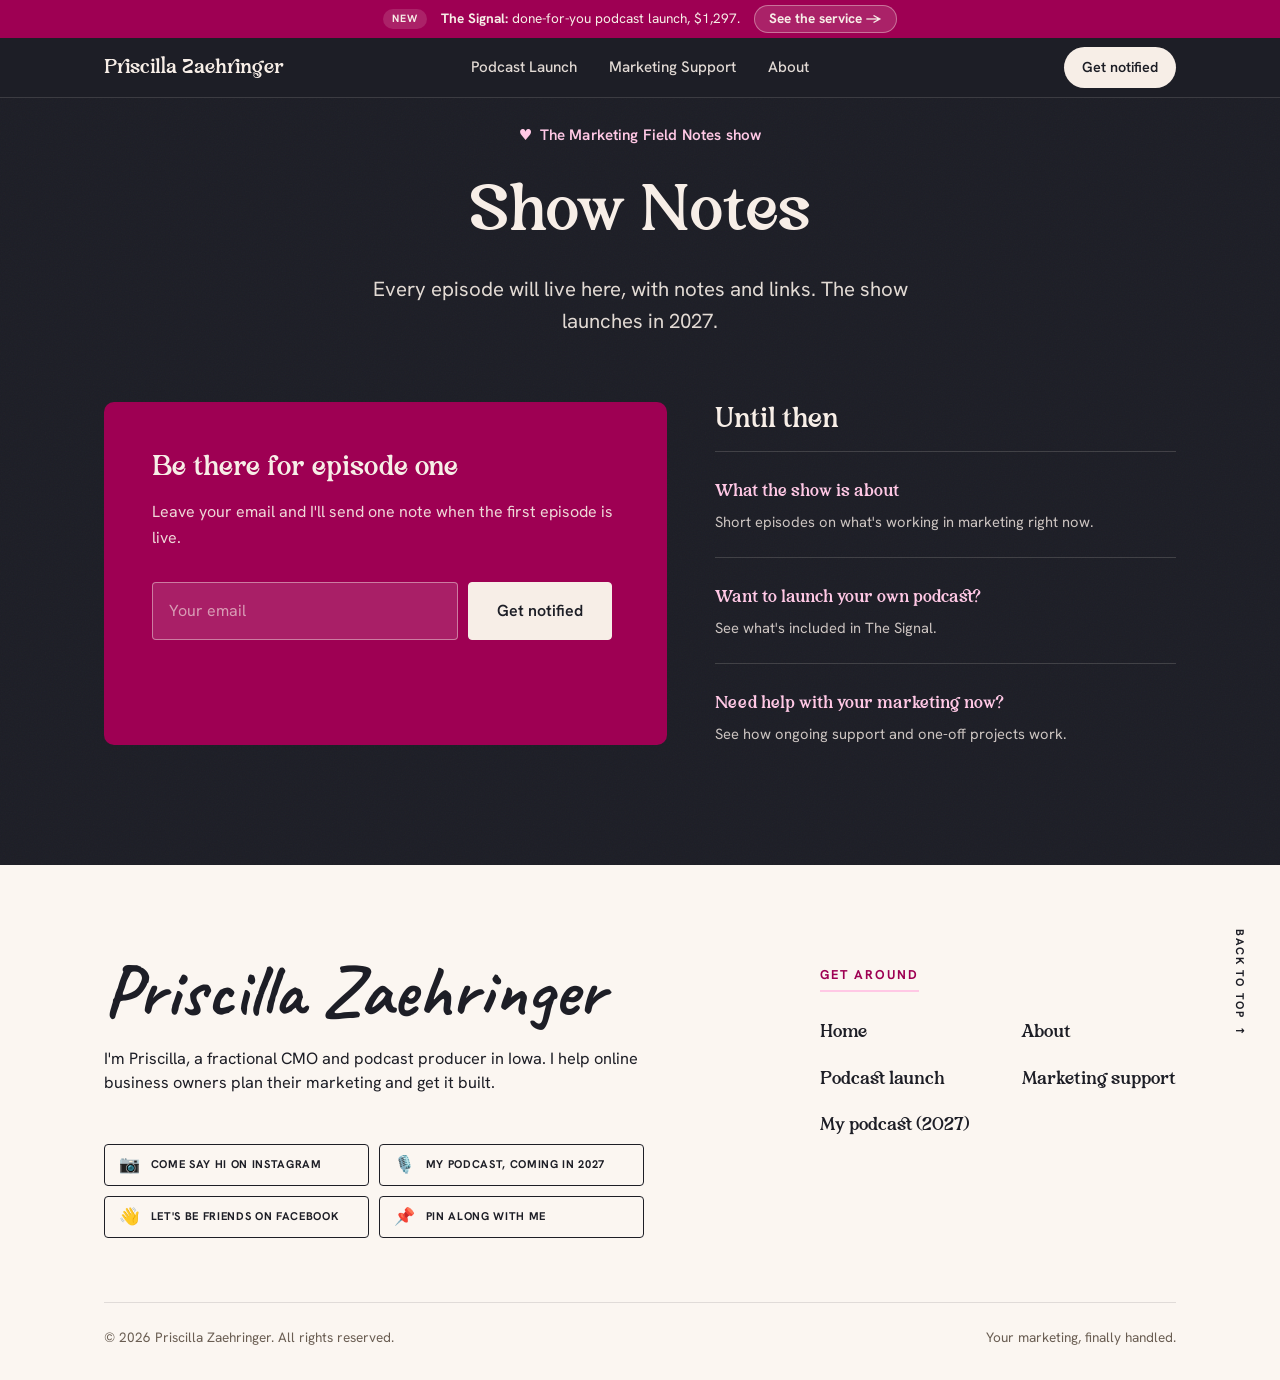
<file: episodes.html>
<!DOCTYPE html>
<html lang="en">
<head>
  <meta charset="utf-8">
  <meta name="viewport" content="width=device-width, initial-scale=1">
  <meta name="theme-color" content="#F7CBBB">
  <meta name="color-scheme" content="light">
  <!-- noindex while staging. Remove this tag at launch. -->
  <meta name="robots" content="noindex, nofollow">
  <title>Show Notes · Marketing Field Notes · Priscilla Zaehringer</title>
  <meta name="description" content="Every episode of Marketing Field Notes: short notes on what's actually happening in marketing. Launching 2027.">
  <meta property="og:type" content="website">
  <meta property="og:title" content="Show Notes · Marketing Field Notes">
  <meta property="og:description" content="Every episode of Marketing Field Notes, with notes and links. Launching 2027.">
  <meta property="og:url" content="https://priscillazaehringer.com/episodes">
  <!-- the two fonts every page paints with; preloaded so they are not discovered only after tokens.css parses -->
  <link rel="preload" href="/assets/fonts/hanken-grotesk-var.woff2" as="font" type="font/woff2" crossorigin>
  <link rel="preload" href="/assets/fonts/golden-batch.woff2" as="font" type="font/woff2" crossorigin>
  <link rel="stylesheet" href="/assets/css/tokens.css">
  <style>
    /* ================================================================
       Marketing Field Notes (Priscilla's own podcast). Launching 2027.
       Built on the homepage system (tokens, header/footer, buttons).
       ================================================================ */
    *, *::before, *::after { box-sizing: border-box; }
    html { -webkit-text-size-adjust: 100%; scroll-behavior: smooth; }
    body { margin: 0; background: var(--bg); color: var(--text); font-family: var(--font-body);
      font-size: var(--body); line-height: var(--lh-body); font-weight: 400; -webkit-font-smoothing: antialiased; }
    h1, h2, h3, h4, .display { font-family: var(--font-display); font-weight: 400; font-synthesis: none;
      line-height: var(--lh-tight); margin: 0; }
    h1 { font-size: clamp(2.5rem, 5.6vw, 4.2rem); }
    h2 { font-size: clamp(1.9rem, 4vw, 2.9rem); }
    h3 { font-size: clamp(1.3rem, 2.2vw, 1.6rem); }
    p { margin: 0 0 var(--s-2); }
    a { color: var(--link); }

    .container { width: 100%; max-width: var(--container); margin-inline: auto; padding-inline: var(--s-3); }
    .section { padding-block: var(--section-y); position: relative; z-index: 1; }
    .col { max-width: 680px; margin-inline: auto; }
    .alt { background: var(--bg-alt); }
    .lede { font-size: clamp(1.15rem, 1.6vw, 1.35rem); color: var(--text-muted); }
    .center { text-align: center; }
    .eyebrow { font-family: var(--font-body); font-weight: 600; font-size: 0.95rem; letter-spacing: 0.01em;
      color: var(--c-pink-deep); margin: 0 0 var(--s-2); }
    .eyebrow .heart { color: var(--c-pink); margin-right: 7px; }
    .note-script { font-family: var(--font-script); font-weight: 600; color: var(--c-pink-deep); line-height: 1; }

    /* ---- Header: top promo bar + nav, fixed as one stack ---- */
    .top-stack { position: fixed; inset: 0 0 auto 0; z-index: 50; }
    /* Content clears the fixed header stack. The promo bar wraps on small screens, so the
       stack height is not a constant; JS keeps --stack-h in sync with its measured height. */
    :root { --stack-h: 132px; }
    html { scroll-padding-top: calc(var(--stack-h) + 12px); }
    body { padding-top: var(--stack-h); overflow-x: clip; }  /* clip, not hidden: keeps position:sticky working */
    .promo-bar { display: flex; align-items: center; justify-content: center; gap: 14px; flex-wrap: wrap;
      background: var(--c-coral); color: var(--c-ink); text-decoration: none; text-align: center;
      padding: 5px 16px; font-size: 0.85rem; line-height: 1.3; }
    .promo-tag { background: var(--c-pink-deep); color: var(--c-cream); font-size: 0.66rem; font-weight: 700;
      letter-spacing: 0.1em; text-transform: uppercase; padding: 3px 9px; border-radius: 999px; }
    .promo-bar strong { font-weight: 700; }
    .promo-cta { font-weight: 700; border: 1.5px solid var(--c-ink); border-radius: 999px; padding: 4px 14px;
      white-space: nowrap; transition: background 0.15s ease, color 0.15s ease; }
    .promo-bar:hover .promo-cta { background: var(--c-ink); color: var(--c-cream); }
    .site-header { background: var(--c-ink); color: var(--c-cream);
      border-bottom: 1px solid rgba(247,238,231,0.14); transition: box-shadow 0.25s ease; }
    .site-header.stuck { box-shadow: 0 8px 24px rgba(29,30,38,0.20); }
    .nav { display: grid; grid-template-columns: 1fr auto 1fr; align-items: center; padding-block: 9px; gap: var(--s-3); }
    .wordmark { font-family: var(--font-display); font-size: 1.3rem; color: var(--c-cream); text-decoration: none; justify-self: start; }
    .nav-center { justify-self: center; display: flex; align-items: center; gap: var(--s-4); }
    .nav-center a { color: var(--c-cream); text-decoration: none; font-size: 0.95rem; font-weight: 500; opacity: 0.9; white-space: nowrap; }
    .nav-center a:hover, .nav-center a[aria-current] { opacity: 1; }
    .nav-center a[aria-current] { border-bottom: 2px solid var(--c-pink); padding-bottom: 2px; }
    .nav-cta { justify-self: end; }
    .nav-pill { display: inline-block; background: var(--c-cream); color: var(--c-ink); font-weight: 600;
      font-size: 0.9rem; padding: 9px 18px; border-radius: 999px; text-decoration: none; transition: opacity 0.14s ease;
      border: none; cursor: pointer; font-family: var(--font-body); }
    .nav-pill:hover { opacity: 0.9; }
    @media (max-width: 760px) { .nav-center { display: none; } .nav { grid-template-columns: 1fr auto; } .promo-cta { display: none; } }

    /* ---- Mobile nav: hamburger + drop-down panel (under 760px) ---- */
    .nav-cta { display: flex; align-items: center; gap: var(--s-1); }
    .nav-toggle { display: none; width: 44px; height: 44px; padding: 0; border: 0; background: none;
      color: var(--c-cream); cursor: pointer; place-items: center; border-radius: var(--radius);
      -webkit-tap-highlight-color: transparent; }
    .nav-toggle:focus-visible { outline: 2px solid var(--c-pink); outline-offset: 2px; }
    .nav-toggle .bars { position: relative; display: block; width: 22px; height: 16px; }
    .nav-toggle .bars i { position: absolute; left: 0; width: 100%; height: 2px; border-radius: 2px;
      background: currentColor; transition: top 0.2s ease, transform 0.2s ease, opacity 0.14s ease; }
    .nav-toggle .bars i:nth-child(1) { top: 0; }
    .nav-toggle .bars i:nth-child(2) { top: 7px; }
    .nav-toggle .bars i:nth-child(3) { top: 14px; }
    .nav-toggle[aria-expanded="true"] .bars i:nth-child(1) { top: 7px; transform: rotate(45deg); }
    .nav-toggle[aria-expanded="true"] .bars i:nth-child(2) { opacity: 0; }
    .nav-toggle[aria-expanded="true"] .bars i:nth-child(3) { top: 7px; transform: rotate(-45deg); }

    /* absolute so opening the menu never changes the measured header height */
    .mobile-menu { display: none; position: absolute; top: 100%; left: 0; right: 0;
      background: var(--c-ink); color: var(--c-cream); border-top: 1px solid rgba(247,238,231,0.14);
      box-shadow: 0 18px 40px rgba(29,30,38,0.28); }
    .mm-inner { overflow: hidden; visibility: hidden; transition: visibility 0s 0.26s; }
    .mobile-menu.open .mm-inner { visibility: visible; transition-delay: 0s; }
    .mm-nav { max-height: min(70vh, 520px); overflow-y: auto; padding: var(--s-2) var(--s-3) var(--s-3); }
    .mm-label { margin: var(--s-1) 0 0; font-size: 0.72rem; font-weight: 700; letter-spacing: 0.12em;
      text-transform: uppercase; color: var(--c-pink); }
    .mm-sub { margin: 0 0 var(--s-1); padding-left: var(--s-2); border-left: 2px solid rgba(255,200,229,0.4); }
    .mm-link { display: flex; align-items: center; min-height: 48px; padding: 10px 2px;
      color: var(--c-cream); text-decoration: none; font-size: 1.02rem; font-weight: 500;
      border-bottom: 1px solid rgba(247,238,231,0.12); }
    .mm-sub .mm-link:last-child { border-bottom: 0; }
    .mm-link[aria-current] { color: var(--c-pink); font-weight: 700; }
    .mm-cta { display: flex; align-items: center; justify-content: center; width: 100%; min-height: 48px;
      margin-top: var(--s-3); padding: 10px 18px; border: 0; border-radius: 999px; cursor: pointer;
      background: var(--c-cream); color: var(--c-ink); font-family: var(--font-body); font-size: 1rem;
      font-weight: 600; text-decoration: none; }
    @media (max-width: 760px) {
      .nav-toggle { display: inline-grid; }
      .mobile-menu { display: grid; grid-template-rows: 0fr; transition: grid-template-rows 0.26s ease; }
      .mobile-menu.open { grid-template-rows: 1fr; }
      .wordmark { font-size: 1.12rem; }
    }
    /* below ~430px the wordmark, the pill and the toggle stop fitting on one row */
    @media (max-width: 430px) { .nav-cta .nav-pill { display: none; } }
    @media (prefers-reduced-motion: reduce) {
      .mobile-menu { transition: none; } .nav-toggle .bars i { transition: none; }
      .mm-inner { transition: none; }
    }

    /* ---- Nav dropdowns ---- */
    .nav-item { position: relative; display: inline-flex; align-items: center; }
    .nav-link { font: inherit; font-size: 0.95rem; font-weight: 500; color: var(--c-cream); opacity: 0.9;
      background: none; border: 0; padding: 0; margin: 0; cursor: pointer; display: inline-flex; align-items: center;
      gap: 5px; white-space: nowrap; line-height: 1; }
    .nav-item:hover .nav-link, .nav-item:focus-within .nav-link, .nav-link:hover { opacity: 1; }
    .nav-item:has(.submenu a[aria-current]) .nav-link { opacity: 1; }
    .nav-link .caret { font-size: 0.6em; transition: transform 0.18s ease; }
    .nav-item:hover .caret, .nav-item:focus-within .caret, .nav-item.open .caret { transform: rotate(180deg); }
    .submenu { position: absolute; top: 100%; left: 50%; transform: translateX(-50%) translateY(8px);
      min-width: 190px; background: var(--c-cream); border: 1px solid var(--line); border-radius: var(--radius);
      box-shadow: var(--shadow); padding: 6px; display: flex; flex-direction: column; gap: 2px;
      opacity: 0; visibility: hidden; pointer-events: none; transition: opacity 0.16s ease, transform 0.16s ease; z-index: 60; }
    .submenu::before { content: ""; position: absolute; top: -10px; left: 0; right: 0; height: 10px; }
    .nav-item:hover .submenu, .nav-item:focus-within .submenu, .nav-item.open .submenu {
      opacity: 1; visibility: visible; pointer-events: auto; transform: translateX(-50%) translateY(4px); }
    .submenu a { display: block; color: var(--c-ink); opacity: 1; font-size: 0.92rem; font-weight: 500;
      padding: 9px 12px; border-radius: 3px; white-space: nowrap; }
    .submenu a:hover { background: var(--c-pink); color: var(--c-ink); }
    .submenu a[aria-current] { color: var(--c-pink-deep); font-weight: 700; }

    /* ---- Buttons ---- */
    .btn { display: inline-flex; align-items: center; justify-content: center; gap: 8px; font-family: var(--font-body);
      font-size: 1rem; font-weight: 600; line-height: 1; padding: 16px 28px; border-radius: var(--radius);
      border: 1.5px solid var(--action); background: var(--action); color: var(--action-text);
      text-decoration: none; cursor: pointer; transition: opacity 0.14s ease, transform 0.12s ease; }
    .btn:hover { opacity: 0.88; } .btn:active { transform: translateY(1px); }
    .btn-cream { background: var(--c-cream); color: var(--c-ink); border-color: var(--c-cream); }

    /* ================= HERO (dark, echoes the cover) ================= */
    .show-hero { background: linear-gradient(158deg, #1D1E26 0%, #34122A 52%, #47102C 100%); color: var(--c-cream); }
    .show-hero .container { padding-top: 34px; padding-bottom: var(--s-8); }
    /* the archive is the first section: body already clears the header, so only add
       whatever section rhythm is left over on top of it */
    #top.section { padding-top: max(var(--s-3), calc(var(--section-y) - var(--stack-h))); }
    .hero-grid { display: grid; grid-template-columns: 0.9fr 1.1fr; gap: clamp(var(--s-4), 5vw, var(--s-7)); align-items: center; }
    @media (max-width: 820px) { .hero-grid { grid-template-columns: 1fr; gap: var(--s-5); } }

    /* cover art with a pink block behind it (brand motif) */
    .cover-frame { position: relative; width: 100%; max-width: 380px; margin-inline: auto; aspect-ratio: 1 / 1; }
    .cover-frame .block { position: absolute; z-index: 0; inset: auto -16px -16px auto; width: 62%; aspect-ratio: 1;
      background: var(--c-pink); border-radius: var(--radius); }
    .cover-art { position: relative; z-index: 1; width: 100%; height: 100%; object-fit: cover; border-radius: 10px;
      box-shadow: var(--shadow); background: /* placeholder until real cover art is added */
      linear-gradient(158deg, #34122A, #47102C); }
    .cover-ph { position: relative; z-index: 1; width: 100%; height: 100%; border-radius: 10px; box-shadow: var(--shadow);
      display: grid; place-content: center; text-align: center; color: var(--c-cream);
      background: linear-gradient(158deg, #34122A, #47102C); }
    .cover-ph .k { font-size: 0.7rem; letter-spacing: 0.22em; text-transform: uppercase; color: var(--c-pink); margin-bottom: 6px; }
    .cover-ph .n { font-family: var(--font-display); font-size: clamp(2.2rem, 5vw, 3rem); line-height: 0.92; }

    .coming-badge { display: inline-flex; align-items: center; gap: 8px; font-size: 0.72rem; font-weight: 700;
      letter-spacing: 0.14em; text-transform: uppercase; color: var(--c-ink); background: var(--c-pink);
      padding: 6px 14px; border-radius: 999px; margin-bottom: var(--s-3); }
    .show-hero h1 { color: var(--c-cream); max-width: 14ch; }
    .show-hero .tagline { font-family: var(--font-display); font-size: clamp(1.3rem, 2.4vw, 1.8rem);
      line-height: 1.3; color: var(--c-cream); opacity: 0.92; margin: var(--s-3) 0 0; max-width: 30ch; }
    .hero-meta { display: flex; flex-wrap: wrap; gap: 8px 18px; margin-top: var(--s-3); font-size: 0.9rem;
      letter-spacing: 0.02em; color: var(--c-cream); opacity: 0.8; }
    .hero-meta span { display: inline-flex; align-items: center; gap: 7px; }
    .hero-meta .dot { color: var(--c-pink); }

    /* email capture */
    .notify-form { display: flex; gap: 10px; flex-wrap: wrap; margin-top: var(--s-4); max-width: 460px; }
    .notify-form input { flex: 1 1 200px; min-width: 0; padding: 15px 16px; border-radius: var(--radius);
      border: 1px solid rgba(247,238,231,0.3); background: rgba(247,238,231,0.08); color: var(--c-cream); font: inherit; }
    .notify-form input::placeholder { color: rgba(247,238,231,0.6); }
    .notify-form input:focus-visible { outline: 2px solid var(--c-pink); outline-offset: 1px; }
    .notify-form .btn { flex: 0 0 auto; }
    .notify-note { font-size: 0.82rem; color: var(--c-cream); opacity: 0.65; margin-top: var(--s-2); }

    /* subscribe / follow row */
    .sub-label { font-size: 0.78rem; letter-spacing: 0.14em; text-transform: uppercase; font-weight: 700;
      color: var(--c-cream); opacity: 0.6; margin: var(--s-5) 0 var(--s-2); }
    .subscribe-row { display: flex; flex-wrap: wrap; gap: 10px; }
    .sub-btn { display: inline-flex; align-items: center; gap: 9px; padding: 10px 16px; border-radius: 999px;
      border: 1.5px solid rgba(247,238,231,0.35); color: var(--c-cream); text-decoration: none; font-size: 0.9rem;
      font-weight: 600; transition: background 0.15s ease, border-color 0.15s ease; }
    .sub-btn:hover { background: rgba(247,238,231,0.1); border-color: var(--c-cream); }
    .sub-btn.soon { opacity: 0.55; cursor: default; pointer-events: none; }
    .sub-btn .ic { font-size: 1.05rem; line-height: 1; }

    /* ================= Content sections ================= */
    .subhead { font-family: var(--font-display); font-size: var(--h3); color: var(--c-pink-deep); margin: var(--s-2) 0 var(--s-3); }
    .lead-state { font-family: var(--font-display); font-size: clamp(1.5rem, 3vw, 2.1rem); line-height: 1.3;
      max-width: 24ch; }
    .lead-state .em { color: var(--c-pink-deep); }
    .topic-list { list-style: none; margin: var(--s-4) 0 0; padding: 0; display: grid; gap: 0; }
    .topic { display: flex; gap: 14px; align-items: flex-start; padding-block: var(--s-3); border-bottom: 1px solid var(--line); }
    .topic .ic { flex: none; width: 1.7em; text-align: center; font-size: 1.2rem; line-height: 1.3; }
    .topic .t { font-family: var(--font-display); font-size: 1.15rem; line-height: 1.25; }
    .topic .s { color: var(--text-muted); margin: 4px 0 0; font-size: 0.98rem; }

    /* meet the host */
    .host-grid { display: grid; grid-template-columns: 0.8fr 1.2fr; gap: var(--s-6); align-items: center; }
    @media (max-width: 760px) { .host-grid { grid-template-columns: 1fr; gap: var(--s-4); } }
    .host-photo { aspect-ratio: 4 / 5; border-radius: var(--radius); background-image: url('/assets/img/about.webp');
      background-size: cover; background-position: 50% 22%; box-shadow: var(--shadow); }

    /* final notify band */
    .band-ink { background: var(--c-ink); color: var(--c-cream); }
    .band-ink h2 { color: var(--c-pink); }
    .band-ink .lede { color: var(--c-cream); opacity: 0.85; }
    .band-ink .notify-form { margin-inline: auto; }

    /* ---- footer ---- */
    .site-footer { position: relative; z-index: 1; background: var(--c-cream-soft); color: var(--c-ink); padding-block: var(--s-7) var(--s-4); }
    .site-footer a { color: var(--c-ink); text-decoration: none; }
    .foot-grid { display: grid; grid-template-columns: 1.5fr 1fr; gap: var(--s-6); align-items: start; }
    .foot-script { font-family: var(--font-script); font-weight: 700; font-size: clamp(2.8rem, 6.5vw, 4.6rem);
      line-height: 0.82; color: var(--c-pink-deep); display: inline-block; }
    .foot-intro { display: flex; gap: var(--s-3); align-items: center; margin-top: var(--s-3); max-width: 540px; }
    .foot-photo { position: relative; flex: 0 0 auto; width: 130px; height: 130px; }
    .foot-photo img { position: relative; z-index: 1; width: 100%; height: 100%; object-fit: cover;
      border-radius: 46% 54% 52% 48% / 54% 46% 54% 46%; }
    .foot-photo::after { content: ''; position: absolute; z-index: 0; left: -12px; top: 12px; width: 130px; height: 130px;
      background: var(--c-mint); border-radius: 54% 46% 48% 52% / 46% 54% 46% 54%; }
    .foot-bio { font-size: 1.02rem; line-height: 1.5; }
    .foot-social { display: grid; grid-template-columns: 1fr 1fr; gap: 10px; margin-top: var(--s-4); max-width: 540px; }
    .social-btn { display: flex; align-items: center; gap: 10px; border: 1.5px solid var(--c-ink); border-radius: var(--radius);
      padding: 11px 14px; font-size: 0.7rem; letter-spacing: 0.06em; text-transform: uppercase; font-weight: 700;
      transition: background 0.15s ease, color 0.15s ease; }
    .social-btn:hover { background: var(--c-ink); color: var(--c-cream); }
    .social-btn .ic { font-size: 1.05rem; line-height: 1; }
    .foot-explore { justify-self: end; }
    .foot-explore .foot-h { line-height: 1.3; font-weight: 700; font-family: var(--font-body); font-size: 0.8rem; letter-spacing: 0.16em; text-transform: uppercase;
      color: var(--c-pink-deep); display: inline-block; border-bottom: 2px solid var(--c-pink); padding-bottom: 6px; margin-bottom: var(--s-3); }
    .explore-cols { display: grid; grid-template-columns: 1fr 1fr; gap: var(--s-2) var(--s-5); font-family: var(--font-display); font-size: 1.2rem; }
    .explore-cols a:hover { color: var(--c-pink-deep); }
    .back-to-top { position: absolute; top: var(--s-6); right: var(--s-4); writing-mode: vertical-rl;
      font-size: 0.7rem; letter-spacing: 0.14em; text-transform: uppercase; font-weight: 700; color: var(--c-pink-deep);
      display: inline-flex; align-items: center; gap: 8px; }
    .foot-bottom { margin-top: var(--s-6); padding-top: var(--s-3); border-top: 1px solid var(--line);
      font-size: 0.85rem; color: var(--text-muted); display: flex; justify-content: space-between; gap: var(--s-3); flex-wrap: wrap; }
    @media (max-width: 760px) {
      .foot-grid { grid-template-columns: 1fr; gap: var(--s-5); }
      .foot-explore { justify-self: start; }
      .foot-social { grid-template-columns: 1fr; }
      .back-to-top { display: none; }
    }

    /* ---- Phones: comfortable touch targets and readable micro-labels ---- */
    @media (max-width: 760px) {
      .explore-cols { gap: 2px var(--s-5); }
      .explore-cols a { display: flex; align-items: center; min-height: 48px; }
      .social-btn { min-height: 48px; font-size: 0.78rem; }
      .foot-script { display: inline-flex; align-items: center; }
      .nav-pill { display: inline-flex; align-items: center; min-height: 44px; }
      .textlink, .proj-link { display: inline-flex; align-items: center; min-height: 44px; }
      .promo-tag { font-size: 0.75rem; }
    }

    /* grain + reveal */
    #grain { position: fixed; inset: 0; z-index: 1; pointer-events: none; opacity: 0.04; mix-blend-mode: multiply;
      background-image: url("data:image/svg+xml,%3Csvg xmlns='http://www.w3.org/2000/svg' width='160' height='160'%3E%3Cfilter id='n'%3E%3CfeTurbulence type='fractalNoise' baseFrequency='0.85' numOctaves='2' stitchTiles='stitch'/%3E%3C/filter%3E%3Crect width='100%25' height='100%25' filter='url(%23n)'/%3E%3C/svg%3E"); }
    .reveal { opacity: 0; transform: translateY(16px); transition: opacity 0.6s ease, transform 0.6s cubic-bezier(.2,.7,.2,1); }
    .reveal.in { opacity: 1; transform: none; }
    @media (prefers-reduced-motion: reduce) { .reveal { opacity: 1; transform: none; transition: none; } }

    /* ---- Episode cards (episode list on this page) ---- */
    .eps { display:grid; gap:var(--s-2); margin-top:var(--s-4); }
    .ep-card { display:grid; grid-template-columns:auto 1fr auto; gap:var(--s-3); align-items:center;
      background:#fff; border:1px solid var(--line); border-radius:var(--radius); padding:var(--s-3) var(--s-4);
      text-decoration:none; color:var(--c-ink); transition:transform .12s ease, box-shadow .15s ease; }
    .ep-card:hover { transform:translateY(-1px); box-shadow:var(--shadow); }
    .ep-card .n { font-family:var(--font-display); font-size:1.9rem; color:var(--c-pink-deep); line-height:1; }
    .ep-card h3 { font-size:1.2rem; margin:0 0 3px; }
    .ep-card p { color:var(--text-muted); margin:0; font-size:0.95rem; }
    .ep-card .when { font-size:0.76rem; letter-spacing:0.06em; text-transform:uppercase; color:var(--text-muted); margin-top:6px; display:inline-block; }
    .ep-card .go { flex:0 0 auto; font-weight:600; color:var(--c-pink-deep); white-space:nowrap; }
    @media (max-width:620px){ .ep-card{ grid-template-columns:auto 1fr; } .ep-card .go{ grid-column:2; justify-self:start; } }

    /* ---- "The Latest" newest-episode list ---- */
    .latest-head { display:flex; align-items:flex-end; justify-content:space-between; gap:var(--s-3); flex-wrap:wrap; }
    .latest-head h2 { margin-top:2px; }
    .btn-outline { display:inline-block; border:1.5px solid var(--c-pink-deep); color:var(--c-pink-deep);
      border-radius:999px; padding:11px 24px; font-weight:700; font-size:0.74rem; letter-spacing:0.1em;
      text-transform:uppercase; text-decoration:none; transition:background .15s ease, color .15s ease; }
    .btn-outline:hover { background:var(--c-pink-deep); color:var(--c-cream); }
    .latest-list { margin-top:var(--s-4); border-top:1px solid var(--line); }
    .latest-row { display:grid; grid-template-columns:1fr auto auto; gap:var(--s-3); align-items:center;
      padding:var(--s-3) 0; border-bottom:1px solid var(--line); text-decoration:none; }
    .latest-row h3 { font-size:clamp(1.2rem,2.1vw,1.5rem); color:var(--c-pink-deep); margin:0; max-width:40ch; transition:color .12s ease; }
    .latest-row:hover h3 { color:var(--c-ink); }
    .latest-badge { display:inline-block; background:var(--c-coral); color:var(--c-ink); font-size:0.66rem; font-weight:700;
      letter-spacing:0.1em; text-transform:uppercase; padding:8px 14px; white-space:nowrap; }
    .play-btn { width:46px; height:46px; border-radius:50%; border:1.5px solid var(--c-pink-deep);
      display:grid; place-items:center; color:var(--c-pink-deep); flex:0 0 auto; transition:background .15s ease, color .15s ease; }
    .latest-row:hover .play-btn { background:var(--c-pink-deep); color:var(--c-cream); }
    @media (max-width:560px){ .latest-row h3 { font-size:1.1rem; } .latest-badge { display:none; } }

    /* ---- Episodes archive (Show Notes) ---- */
    .arch-head { text-align:center; max-width:760px; margin:0 auto; }
    .arch-head h1 { margin-top:var(--s-1); }
    .arch-tools { display:flex; align-items:center; justify-content:space-between; gap:var(--s-3); flex-wrap:wrap; margin-top:var(--s-6); }
    .search { display:flex; align-items:center; gap:8px; border:1.5px solid var(--line); border-radius:999px;
      padding:11px 18px; background:#fff; flex:1 1 260px; max-width:380px; }
    .search svg { color:var(--text-muted); flex:0 0 auto; }
    .search input { border:0; outline:0; background:none; font:inherit; color:var(--text); width:100%; }
    .arch-count { color:var(--text-muted); font-size:0.95rem; white-space:nowrap; }
    .arch-grid { display:grid; grid-template-columns:repeat(3,1fr); gap:var(--s-5) var(--s-3); margin-top:var(--s-5); }
    @media (max-width:820px){ .arch-grid { grid-template-columns:1fr 1fr; } }
    @media (max-width:560px){ .arch-grid { grid-template-columns:1fr; } }
    .arch-card { text-decoration:none; color:var(--c-ink); }
        .arch-thumb { aspect-ratio:3/2; border-radius:var(--radius); display:grid; place-items:center; position:relative; overflow:hidden; }
    .arch-thumb .num { font-family:var(--font-display); font-size:2.8rem; color:var(--c-ink); line-height:1; }
    .arch-thumb .lab { position:absolute; top:10px; left:12px; font-size:0.58rem; letter-spacing:0.14em; text-transform:uppercase; color:var(--c-ink); opacity:0.85; }
    .arch-thumb.t-pink { background:var(--c-pink); } .arch-thumb.t-mint { background:var(--c-mint); } .arch-thumb.t-coral { background:var(--c-coral); }
    img.arch-thumb { width:100%; height:100%; object-fit:cover; }
    .arch-card .date { display:block; margin:var(--s-2) 0 4px; color:var(--c-pink-deep); font-size:0.76rem;
      font-weight:700; letter-spacing:0.07em; text-transform:uppercase; }
    .arch-card h3 { font-size:1.25rem; margin:0; transition:color .12s ease; }
    .arch-card:hover h3 { color:var(--c-pink-deep); }
    .arch-empty { display:none; text-align:center; color:var(--text-muted); padding:var(--s-6) 0; }

    /* ---- Phones: keep the smallest labels and links usable (end of sheet so nothing overrides) ---- */
    @media (max-width: 760px) {
      .wordmark { display: inline-flex; align-items: center; min-height: 44px; }
      .foot-script { min-height: 44px; }
      .arch-thumb .lab { font-size: 0.72rem; }
      .arch-card .date { font-size: 0.84rem; }
      .btn-outline { display: inline-flex; align-items: center; min-height: 44px; }
    }
      #ep-search:focus-visible { outline: 3px solid #9E0053 !important; outline-offset: 2px; }
    /* ---- Pre-launch block ---- */
    .soon { display: grid; grid-template-columns: 1.1fr 0.9fr; gap: var(--s-5); margin-top: var(--s-6); text-align: left; }
    @media (max-width: 820px) { .soon { grid-template-columns: 1fr; } }
    .soon-card { background: #9E0053; border-radius: 10px; padding: clamp(var(--s-4), 4vw, var(--s-5)); }
    .soon-card h2, .soon-list h2 { font-size: clamp(1.4rem, 2.4vw, 1.8rem); margin-bottom: var(--s-2); }
    .soon-card p { margin: 0; }
    .soon-card .notify-form input { background: rgba(255,255,255,0.12); border-color: rgba(247,238,231,0.45); color: #F7EEE7; }
    .soon-list ul { list-style: none; padding: 0; margin: 0; display: grid; gap: var(--s-3); }
    .soon-list li { padding-top: var(--s-3); border-top: 1px solid rgba(247,238,231,0.16); }
    .soon-list a { font-family: var(--font-display); font-size: 1.15rem; color: #FFC8E5; text-decoration: none; }
    .soon-list a:hover { text-decoration: underline; }
    .soon-list span { display: block; font-size: 0.92rem; color: rgba(247,238,231,0.8); margin-top: 4px; }
  </style>
  <link rel="stylesheet" href="/assets/css/finish.css">
</head>
<body>
  <a class="skip-link" href="#main">Skip to content</a>

  <div id="grain" aria-hidden="true"></div>

  <div class="top-stack" id="hdr-stack">
    <aside aria-label="Announcement"><a class="promo-bar" href="/podcast.html">
      <span class="promo-tag">New</span>
      <span class="promo-text"><strong>The Signal:</strong> done-for-you podcast launch, $1,297.</span>
      <span class="promo-cta">See the service →</span>
    </a></aside>
    <header class="site-header" id="hdr">
      <div class="container nav">
        <a href="/" class="wordmark">Priscilla Zaehringer</a>
        <nav class="nav-center" aria-label="Main">
          <a href="/podcast.html">Podcast Launch</a>
          <a href="/support.html">Marketing Support</a>
          <a href="/about.html">About</a>
        </nav>
        <div class="nav-cta">
          <a href="/field-notes.html#notify" class="nav-pill">Get notified</a>
          <button type="button" class="nav-toggle" id="navToggle" aria-controls="mobileMenu" aria-expanded="false" aria-label="Open menu">
            <span class="bars" aria-hidden="true"><i></i><i></i><i></i></span>
          </button>
        </div>
      </div>
    </header>
      <div class="mobile-menu" id="mobileMenu">
        <div class="mm-inner">
          <nav class="mm-nav" aria-label="Mobile">
            <a class="mm-link" href="/">Home</a>
            <a class="mm-link" href="/podcast.html">Podcast Launch</a>
            <a class="mm-link" href="/support.html">Marketing Support</a>
            <a class="mm-link" href="/about.html">About</a>
            <a href="/field-notes.html#notify" class="mm-cta">Get notified</a>
          </nav>
        </div>
      </div>
  </div>

  <!-- ===================== ARCHIVE ===================== -->
  <!-- ================================================================
       EPISODE ARCHIVE. Add one .arch-card per episode (newest first),
       and mirror the newest ~5 in the "The Latest" list on field-notes.html.
       ================================================================ -->
  <main id="main" tabindex="-1">

  <section class="section" id="top">
    <div class="container">
      <div class="arch-head reveal">
        <p class="eyebrow" style="display:inline-block;"><span class="heart">&#9829;</span>The Marketing Field Notes show</p>
        <h1>Show Notes</h1>
        <p class="lede" style="margin:var(--s-3) auto 0; max-width:52ch;">Every episode will live here, with notes and links. The show launches in 2027.</p>
      </div>

      <!-- Shown until launch; remove this block when the episode grid goes live. -->
      <div class="soon reveal">
        <div class="soon-card">
          <h2>Be there for episode one</h2>
          <p>Leave your email and I'll send one note when the first episode is live.</p>
          <form class="notify-form" id="notify-shownotes" action="https://app.kit.com/forms/KIT_FORM_ID/subscriptions" method="post" target="_blank">
            <!-- TODO: replace KIT_FORM_ID with the Marketing Field Notes Kit form id -->
            <input type="email" name="email_address" placeholder="Your email" required aria-label="Email address">
            <button type="submit" class="btn btn-cream">Get notified</button>
          </form>
        </div>
        <div class="soon-list">
          <h2>Until then</h2>
          <ul>
            <li><a href="/field-notes.html">What the show is about</a><span>Short episodes on what's working in marketing right now.</span></li>
            <li><a href="/podcast.html">Want to launch your own podcast?</a><span>See what's included in The Signal.</span></li>
            <li><a href="/support.html">Need help with your marketing now?</a><span>See how ongoing support and one-off projects work.</span></li>
          </ul>
        </div>
      </div>

      <!-- Hidden until launch: search + sample episodes. Remove `hidden` when real episodes exist. -->
      <div class="arch-tools reveal" hidden>
        <label class="search">
          <svg viewBox="0 0 24 24" width="18" height="18" fill="none" stroke="currentColor" stroke-width="2"><circle cx="11" cy="11" r="7"/><path d="M21 21l-4.3-4.3"/></svg>
          <input id="ep-search" type="search" placeholder="Search episodes" aria-label="Search episodes">
        </label>
        <span class="arch-count"><span id="ep-count">6</span> episodes</span>
      </div>

      <!-- EXAMPLE episodes — replace with real ones. Each links to /field-notes/<slug>.html -->
      <div class="arch-grid reveal" id="ep-grid" hidden>
        <a class="arch-card" href="/field-notes/episode-template.html" data-title="Episode 06: Why six-figure offers stall before scale">
          <div class="arch-thumb t-pink"><span class="lab">Marketing Field Notes</span><span class="num">06</span></div>
          <span class="date">September 9, 2026</span>
          <h2 class="sr-only">All episodes</h2>
          <h3>Episode 06: Why six-figure offers stall before scale</h3>
        </a>
        <a class="arch-card" href="/field-notes/episode-template.html" data-title="Episode 05: The $50 test that fixed a dead funnel">
          <div class="arch-thumb t-coral"><span class="lab">Marketing Field Notes</span><span class="num">05</span></div>
          <span class="date">September 2, 2026</span>
          <h3>Episode 05: The $50 test that fixed a dead funnel</h3>
        </a>
        <a class="arch-card" href="/field-notes/episode-template.html" data-title="Episode 04: When to kill an ad, and when to wait">
          <div class="arch-thumb t-mint"><span class="lab">Marketing Field Notes</span><span class="num">04</span></div>
          <span class="date">August 26, 2026</span>
          <h3>Episode 04: When to kill an ad, and when to wait</h3>
        </a>
        <a class="arch-card" href="/field-notes/episode-template.html" data-title="Episode 03: Your email list is your real audience">
          <div class="arch-thumb t-pink"><span class="lab">Marketing Field Notes</span><span class="num">03</span></div>
          <span class="date">August 19, 2026</span>
          <h3>Episode 03: Your email list is your real audience</h3>
        </a>
        <a class="arch-card" href="/field-notes/episode-template.html" data-title="Episode 02: The launch debrief nobody posts">
          <div class="arch-thumb t-coral"><span class="lab">Marketing Field Notes</span><span class="num">02</span></div>
          <span class="date">August 12, 2026</span>
          <h3>Episode 02: The launch debrief nobody posts</h3>
        </a>
        <a class="arch-card" href="/field-notes/episode-template.html" data-title="Episode 01: Why I stopped chasing virality">
          <div class="arch-thumb t-mint"><span class="lab">Marketing Field Notes</span><span class="num">01</span></div>
          <span class="date">August 5, 2026</span>
          <h3>Episode 01: Why I stopped chasing virality</h3>
        </a>
      </div>
      <p class="arch-empty" id="ep-empty">No episodes match that search.</p>
    </div>
  </section>

  </main>

  <!-- ===================== FOOTER ===================== -->
  <footer class="site-footer">
    <a href="#top" class="back-to-top" aria-label="Back to top">Back to top <span aria-hidden="true">&uarr;</span></a>
    <div class="container">
      <div class="foot-grid">
        <div class="foot-brand">
          <a href="/" class="foot-script">Priscilla Zaehringer</a>
          <div class="foot-intro">
            <p class="foot-bio">I'm Priscilla, a fractional CMO and podcast producer in Iowa. I help online business
              owners plan their marketing and get it built.</p>
          </div>
          <div class="foot-social">
            <a class="social-btn" href="https://www.instagram.com/cillaz.co/" target="_blank" rel="noopener"><span class="ic" aria-hidden="true">📷</span>Come say hi on Instagram<span class="sr-only"> (opens in a new tab)</span></a>
            <a class="social-btn" href="/field-notes.html"><span class="ic" aria-hidden="true">🎙️</span>My podcast, coming in 2027</a>
            <a class="social-btn" href="https://www.facebook.com/pzaehringer" target="_blank" rel="noopener"><span class="ic" aria-hidden="true">👋</span>Let's be friends on Facebook<span class="sr-only"> (opens in a new tab)</span></a>
            <a class="social-btn" href="https://www.pinterest.com/priscillazaehringer/" target="_blank" rel="noopener"><span class="ic" aria-hidden="true">📌</span>Pin along with me<span class="sr-only"> (opens in a new tab)</span></a>
          </div>
        </div>
        <nav class="foot-explore" aria-label="Footer">
          <h2 class="foot-h">Get around</h2>
          <div class="explore-cols">
            <a href="/">Home</a>
            <a href="/about.html">About</a>
            <a href="/podcast.html">Podcast launch</a>
            <a href="/support.html">Marketing support</a>
            <a href="/field-notes.html">My podcast (2027)</a>
          </div>
        </nav>
      </div>
      <div class="foot-bottom">
        <span>© <span id="yr"></span> Priscilla Zaehringer. All rights reserved.</span>
        <span>Your marketing, finally handled.</span>
      </div>
    </div>
  </footer>

  <script>
    // Scroll reveal
    const reduce = matchMedia('(prefers-reduced-motion: reduce)').matches;
    const els = document.querySelectorAll('.reveal');
    if (reduce) { els.forEach(e => e.classList.add('in')); }
    else {
      const io = new IntersectionObserver((ents) => {
        ents.forEach(en => { if (en.isIntersecting) { en.target.classList.add('in'); io.unobserve(en.target); } });
      }, { threshold: 0.12, rootMargin: '0px 0px -8% 0px' });
      els.forEach(e => io.observe(e));
    }
    // Header turns solid after leaving the hero top
    const hdr = document.getElementById('hdr');
    const onScroll = () => hdr.classList.toggle('stuck', window.scrollY > 60);
    onScroll(); addEventListener('scroll', onScroll, { passive: true });

    // Nav dropdowns: click to toggle (hover/focus handled in CSS), Escape + outside-click to close.
    const subs = document.querySelectorAll('.nav-item.has-sub');
    subs.forEach(item => {
      const btn = item.querySelector('.nav-link');
      btn.addEventListener('click', (e) => {
        e.stopPropagation();
        const open = item.classList.toggle('open');
        btn.setAttribute('aria-expanded', open ? 'true' : 'false');
      });
      item.addEventListener('keyup', (e) => {
        if (e.key === 'Escape') { item.classList.remove('open'); btn.setAttribute('aria-expanded', 'false'); btn.focus(); }
      });
    });
    document.addEventListener('click', () => subs.forEach(item => {
      item.classList.remove('open');
      item.querySelector('.nav-link').setAttribute('aria-expanded', 'false');
    }));

    // Mobile menu: hamburger toggles the drop-down panel; Esc / outside click / link tap close it.
    const navToggle = document.getElementById('navToggle');
    const mobileMenu = document.getElementById('mobileMenu');
    if (navToggle && mobileMenu) {
      const setMenu = (open) => {
        mobileMenu.classList.toggle('open', open);
        navToggle.setAttribute('aria-expanded', open ? 'true' : 'false');
        navToggle.setAttribute('aria-label', open ? 'Close menu' : 'Open menu');
      };
      navToggle.addEventListener('click', (e) => {
        e.stopPropagation();
        setMenu(!mobileMenu.classList.contains('open'));
      });
      mobileMenu.addEventListener('click', (e) => { if (e.target.closest('a, button')) setMenu(false); });
      document.addEventListener('click', (e) => {
        if (!mobileMenu.contains(e.target) && !navToggle.contains(e.target)) setMenu(false);
      });
      document.addEventListener('keydown', (e) => {
        if (e.key === 'Escape' && mobileMenu.classList.contains('open')) { setMenu(false); navToggle.focus(); }
      });
      matchMedia('(min-width: 761px)').addEventListener('change', (e) => { if (e.matches) setMenu(false); });
    }

    // Keep --stack-h equal to the real header height so nothing hides underneath it.
    const stackEl = document.getElementById('hdr-stack');
    if (stackEl) {
      const setStackH = () => document.documentElement.style
        .setProperty('--stack-h', Math.round(stackEl.getBoundingClientRect().height) + 'px');
      setStackH();
      addEventListener('resize', setStackH, { passive: true });
      addEventListener('load', setStackH);
      if (window.ResizeObserver) new ResizeObserver(setStackH).observe(stackEl);
    }
    // Year
    document.getElementById('yr').textContent = new Date().getFullYear();
  </script>
  <script>
    // Episode archive: client-side search filter
    (function(){
      var inp = document.getElementById('ep-search');
      if (!inp) return;
      var cards = Array.prototype.slice.call(document.querySelectorAll('#ep-grid .arch-card'));
      var countEl = document.getElementById('ep-count');
      var empty = document.getElementById('ep-empty');
      inp.addEventListener('input', function(){
        var q = inp.value.trim().toLowerCase(), n = 0;
        cards.forEach(function(c){
          var hit = c.getAttribute('data-title').toLowerCase().indexOf(q) !== -1;
          c.style.display = hit ? '' : 'none';
          if (hit) n++;
        });
        countEl.textContent = n;
        empty.style.display = n ? 'none' : 'block';
      });
    })();
  </script>
</body>
</html>
</file>
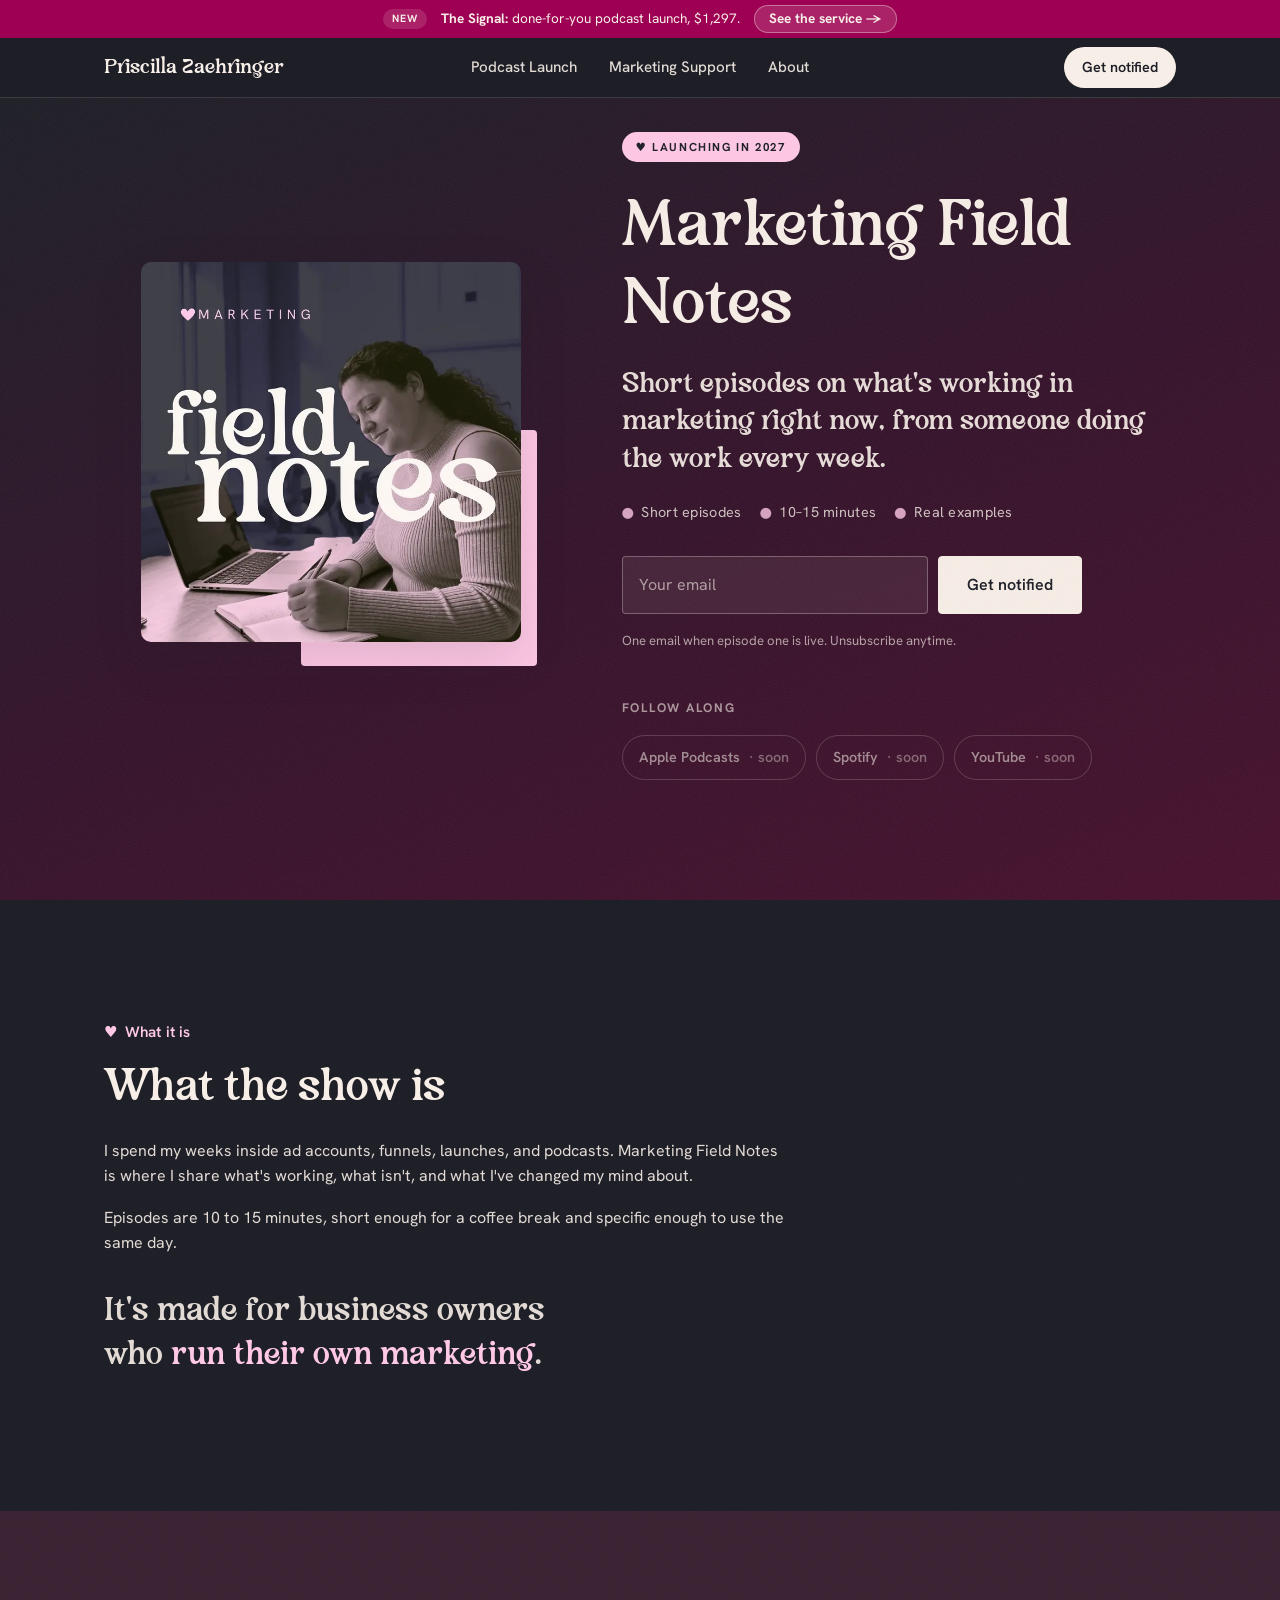
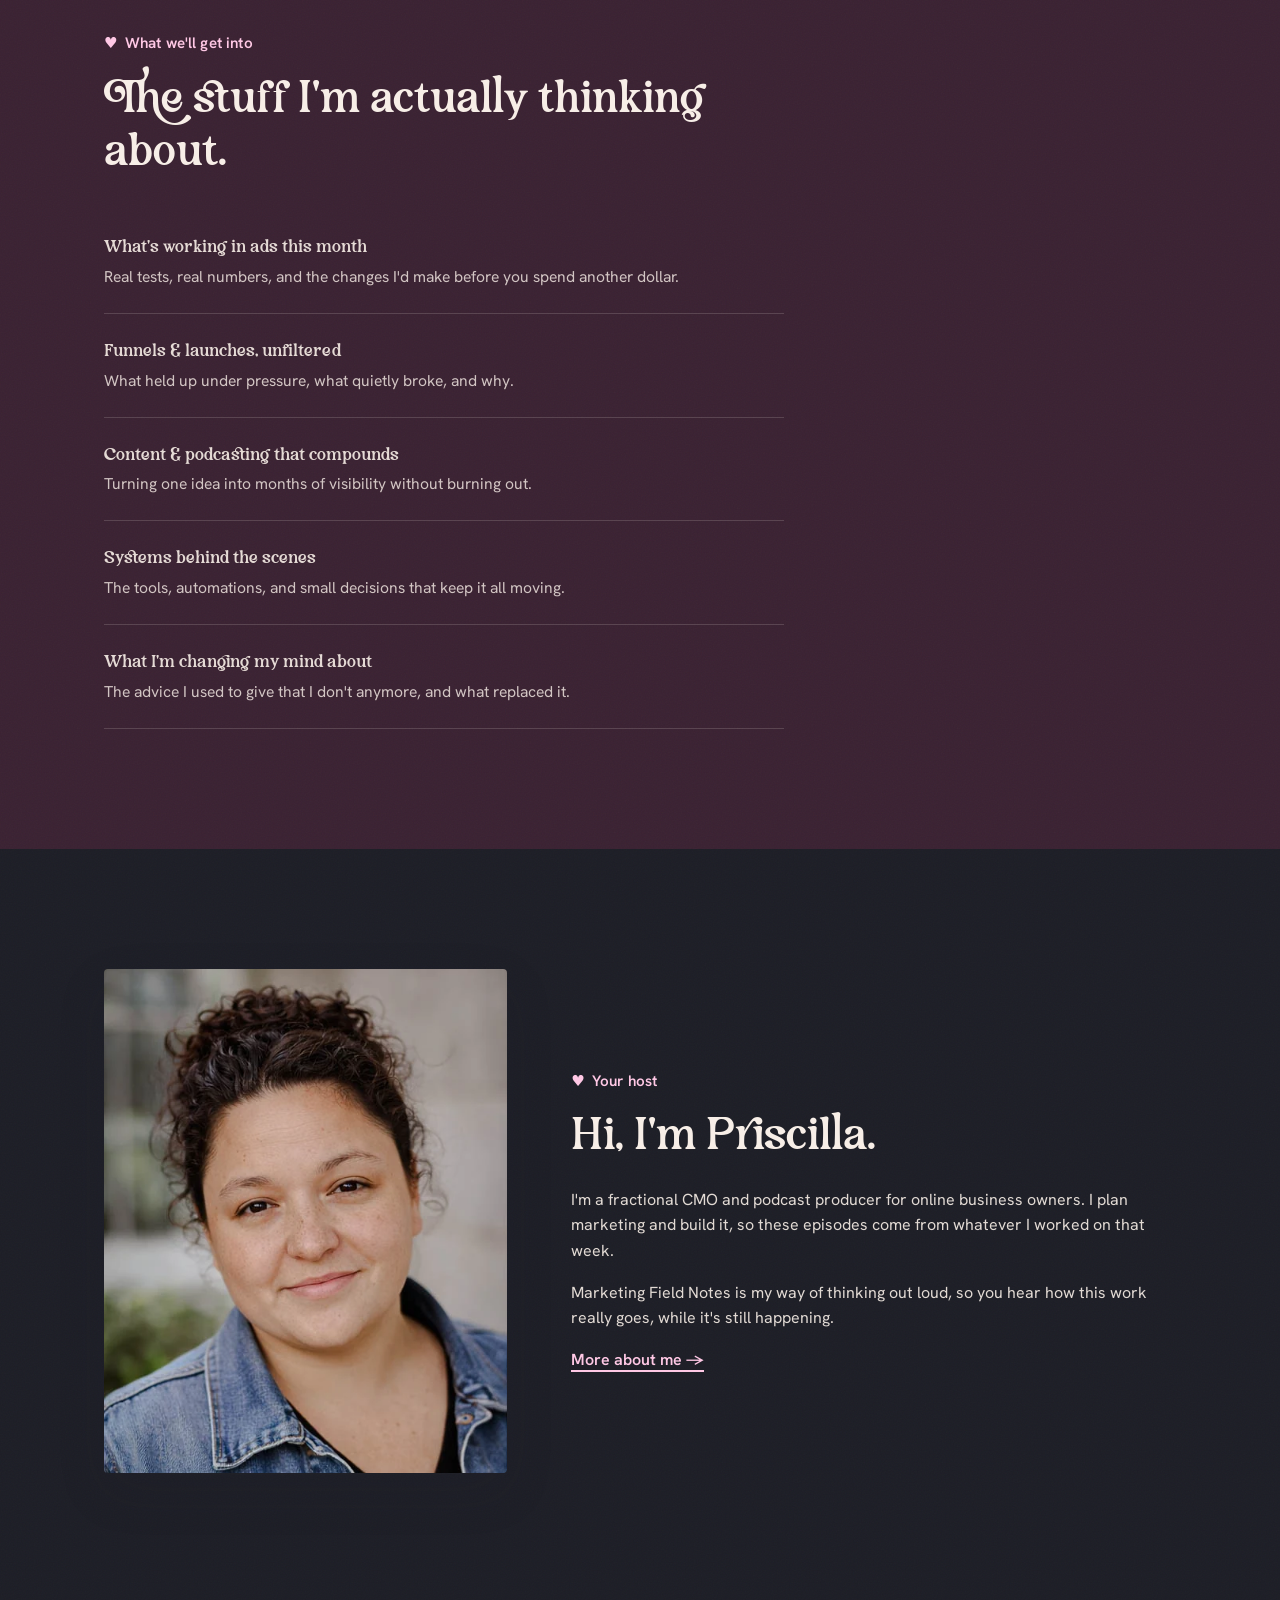
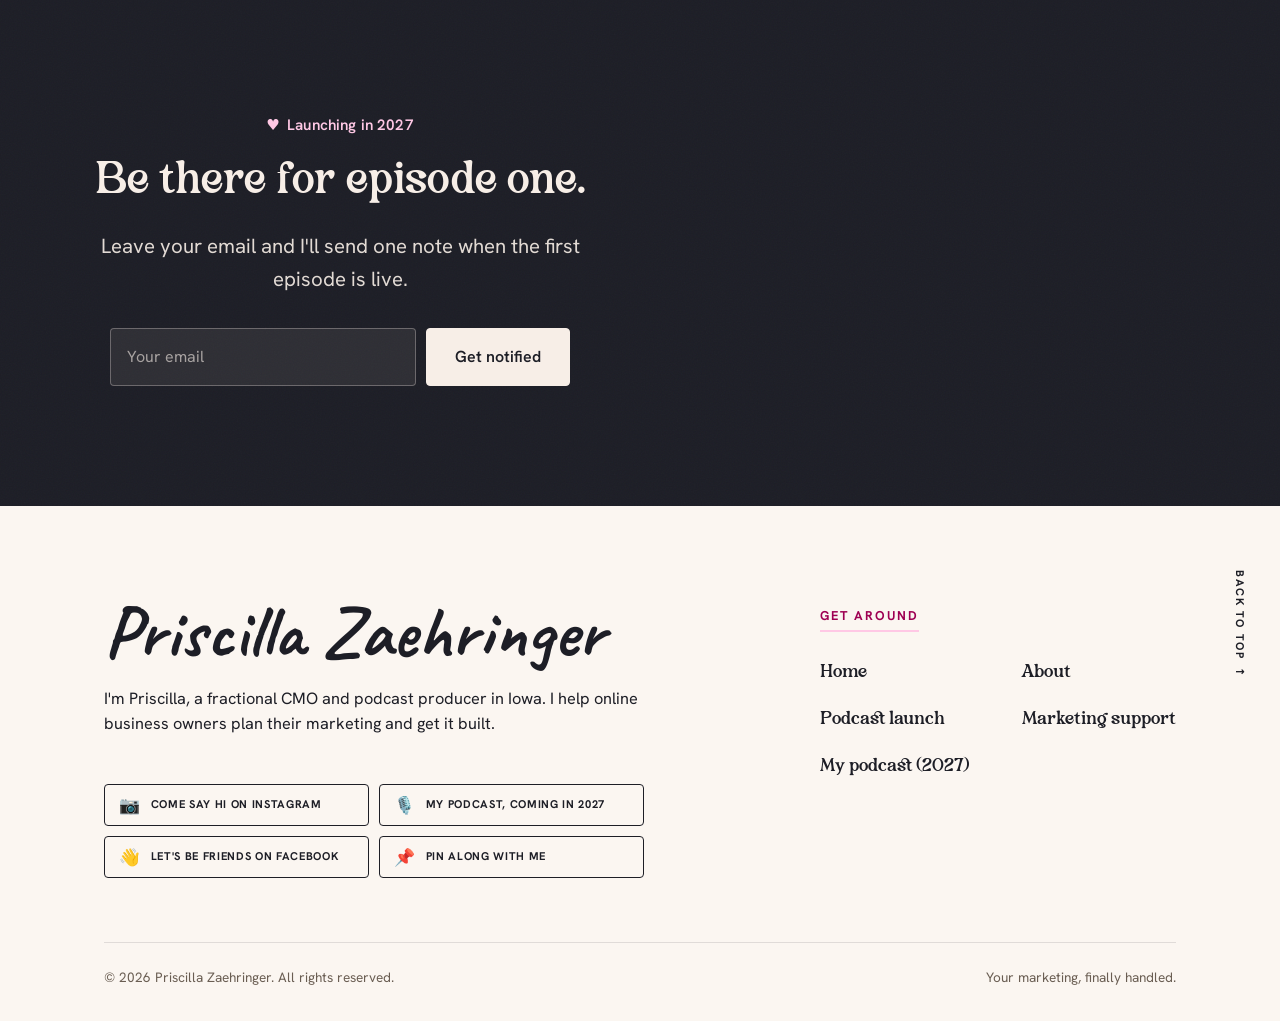
<file: field-notes.html>
<!DOCTYPE html>
<html lang="en">
<head>
  <meta charset="utf-8">
  <meta name="viewport" content="width=device-width, initial-scale=1">
  <meta name="theme-color" content="#F7CBBB">
  <meta name="color-scheme" content="light">
  <!-- noindex while staging. Remove this tag at launch. -->
  <meta name="robots" content="noindex, nofollow">
  <title>Marketing Field Notes · A podcast by Priscilla Zaehringer</title>
  <meta name="description" content="Marketing Field Notes: short episodes on what's working in marketing right now, from someone doing the work every week. 10–15 minutes. Launching in 2027.">
  <meta property="og:type" content="website">
  <meta property="og:title" content="Marketing Field Notes · A podcast by Priscilla Zaehringer">
  <meta property="og:description" content="Short episodes on what's working in marketing right now, from someone doing the work every week. 10–15 minutes. Launching in 2027.">
  <meta property="og:url" content="https://priscillazaehringer.com/field-notes">
  <!-- the two fonts every page paints with; preloaded so they are not discovered only after tokens.css parses -->
  <link rel="preload" href="/assets/fonts/hanken-grotesk-var.woff2" as="font" type="font/woff2" crossorigin>
  <link rel="preload" href="/assets/fonts/golden-batch.woff2" as="font" type="font/woff2" crossorigin>
  <link rel="stylesheet" href="/assets/css/tokens.css">
  <style>
    /* ================================================================
       Marketing Field Notes (Priscilla's own podcast). Launching in 2027.
       Built on the homepage system (tokens, header/footer, buttons).
       ================================================================ */
    *, *::before, *::after { box-sizing: border-box; }
    html { -webkit-text-size-adjust: 100%; scroll-behavior: smooth; }
    body { margin: 0; background: var(--bg); color: var(--text); font-family: var(--font-body);
      font-size: var(--body); line-height: var(--lh-body); font-weight: 400; -webkit-font-smoothing: antialiased; }
    h1, h2, h3, h4, .display { font-family: var(--font-display); font-weight: 400; font-synthesis: none;
      line-height: var(--lh-tight); margin: 0; }
    h1 { font-size: clamp(2.5rem, 5.6vw, 4.2rem); }
    h2 { font-size: clamp(1.9rem, 4vw, 2.9rem); }
    h3 { font-size: clamp(1.3rem, 2.2vw, 1.6rem); }
    p { margin: 0 0 var(--s-2); }
    a { color: var(--link); }

    .container { width: 100%; max-width: var(--container); margin-inline: auto; padding-inline: var(--s-3); }
    .section { padding-block: var(--section-y); position: relative; z-index: 1; }
    .col { max-width: 680px; margin-inline: auto; }
    .alt { background: var(--bg-alt); }
    .lede { font-size: clamp(1.15rem, 1.6vw, 1.35rem); color: var(--text-muted); }
    .center { text-align: center; }
    .eyebrow { font-family: var(--font-body); font-weight: 600; font-size: 0.95rem; letter-spacing: 0.01em;
      color: var(--c-pink-deep); margin: 0 0 var(--s-2); }
    .eyebrow .heart { color: var(--c-pink); margin-right: 7px; }
    .note-script { font-family: var(--font-script); font-weight: 600; color: var(--c-pink-deep); line-height: 1; }

    /* ---- Header: top promo bar + nav, fixed as one stack ---- */
    .top-stack { position: fixed; inset: 0 0 auto 0; z-index: 50; }
    /* Content clears the fixed header stack. The promo bar wraps on small screens, so the
       stack height is not a constant; JS keeps --stack-h in sync with its measured height. */
    :root { --stack-h: 132px; }
    html { scroll-padding-top: calc(var(--stack-h) + 12px); }
    body { padding-top: var(--stack-h); overflow-x: clip; }  /* clip, not hidden: keeps position:sticky working */
    .promo-bar { display: flex; align-items: center; justify-content: center; gap: 14px; flex-wrap: wrap;
      background: var(--c-coral); color: var(--c-ink); text-decoration: none; text-align: center;
      padding: 5px 16px; font-size: 0.85rem; line-height: 1.3; }
    .promo-tag { background: var(--c-pink-deep); color: var(--c-cream); font-size: 0.66rem; font-weight: 700;
      letter-spacing: 0.1em; text-transform: uppercase; padding: 3px 9px; border-radius: 999px; }
    .promo-bar strong { font-weight: 700; }
    .promo-cta { font-weight: 700; border: 1.5px solid var(--c-ink); border-radius: 999px; padding: 4px 14px;
      white-space: nowrap; transition: background 0.15s ease, color 0.15s ease; }
    .promo-bar:hover .promo-cta { background: var(--c-ink); color: var(--c-cream); }
    .site-header { background: var(--c-ink); color: var(--c-cream);
      border-bottom: 1px solid rgba(247,238,231,0.14); transition: box-shadow 0.25s ease; }
    .site-header.stuck { box-shadow: 0 8px 24px rgba(29,30,38,0.20); }
    .nav { display: grid; grid-template-columns: 1fr auto 1fr; align-items: center; padding-block: 9px; gap: var(--s-3); }
    .wordmark { font-family: var(--font-display); font-size: 1.3rem; color: var(--c-cream); text-decoration: none; justify-self: start; }
    .nav-center { justify-self: center; display: flex; align-items: center; gap: var(--s-4); }
    .nav-center a { color: var(--c-cream); text-decoration: none; font-size: 0.95rem; font-weight: 500; opacity: 0.9; white-space: nowrap; }
    .nav-center a:hover, .nav-center a[aria-current] { opacity: 1; }
    .nav-center a[aria-current] { border-bottom: 2px solid var(--c-pink); padding-bottom: 2px; }
    .nav-cta { justify-self: end; }
    .nav-pill { display: inline-block; background: var(--c-cream); color: var(--c-ink); font-weight: 600;
      font-size: 0.9rem; padding: 9px 18px; border-radius: 999px; text-decoration: none; transition: opacity 0.14s ease;
      border: none; cursor: pointer; font-family: var(--font-body); }
    .nav-pill:hover { opacity: 0.9; }
    @media (max-width: 760px) { .nav-center { display: none; } .nav { grid-template-columns: 1fr auto; } .promo-cta { display: none; } }

    /* ---- Mobile nav: hamburger + drop-down panel (under 760px) ---- */
    .nav-cta { display: flex; align-items: center; gap: var(--s-1); }
    .nav-toggle { display: none; width: 44px; height: 44px; padding: 0; border: 0; background: none;
      color: var(--c-cream); cursor: pointer; place-items: center; border-radius: var(--radius);
      -webkit-tap-highlight-color: transparent; }
    .nav-toggle:focus-visible { outline: 2px solid var(--c-pink); outline-offset: 2px; }
    .nav-toggle .bars { position: relative; display: block; width: 22px; height: 16px; }
    .nav-toggle .bars i { position: absolute; left: 0; width: 100%; height: 2px; border-radius: 2px;
      background: currentColor; transition: top 0.2s ease, transform 0.2s ease, opacity 0.14s ease; }
    .nav-toggle .bars i:nth-child(1) { top: 0; }
    .nav-toggle .bars i:nth-child(2) { top: 7px; }
    .nav-toggle .bars i:nth-child(3) { top: 14px; }
    .nav-toggle[aria-expanded="true"] .bars i:nth-child(1) { top: 7px; transform: rotate(45deg); }
    .nav-toggle[aria-expanded="true"] .bars i:nth-child(2) { opacity: 0; }
    .nav-toggle[aria-expanded="true"] .bars i:nth-child(3) { top: 7px; transform: rotate(-45deg); }

    /* absolute so opening the menu never changes the measured header height */
    .mobile-menu { display: none; position: absolute; top: 100%; left: 0; right: 0;
      background: var(--c-ink); color: var(--c-cream); border-top: 1px solid rgba(247,238,231,0.14);
      box-shadow: 0 18px 40px rgba(29,30,38,0.28); }
    .mm-inner { overflow: hidden; visibility: hidden; transition: visibility 0s 0.26s; }
    .mobile-menu.open .mm-inner { visibility: visible; transition-delay: 0s; }
    .mm-nav { max-height: min(70vh, 520px); overflow-y: auto; padding: var(--s-2) var(--s-3) var(--s-3); }
    .mm-label { margin: var(--s-1) 0 0; font-size: 0.72rem; font-weight: 700; letter-spacing: 0.12em;
      text-transform: uppercase; color: var(--c-pink); }
    .mm-sub { margin: 0 0 var(--s-1); padding-left: var(--s-2); border-left: 2px solid rgba(255,200,229,0.4); }
    .mm-link { display: flex; align-items: center; min-height: 48px; padding: 10px 2px;
      color: var(--c-cream); text-decoration: none; font-size: 1.02rem; font-weight: 500;
      border-bottom: 1px solid rgba(247,238,231,0.12); }
    .mm-sub .mm-link:last-child { border-bottom: 0; }
    .mm-link[aria-current] { color: var(--c-pink); font-weight: 700; }
    .mm-cta { display: flex; align-items: center; justify-content: center; width: 100%; min-height: 48px;
      margin-top: var(--s-3); padding: 10px 18px; border: 0; border-radius: 999px; cursor: pointer;
      background: var(--c-cream); color: var(--c-ink); font-family: var(--font-body); font-size: 1rem;
      font-weight: 600; text-decoration: none; }
    @media (max-width: 760px) {
      .nav-toggle { display: inline-grid; }
      .mobile-menu { display: grid; grid-template-rows: 0fr; transition: grid-template-rows 0.26s ease; }
      .mobile-menu.open { grid-template-rows: 1fr; }
      .wordmark { font-size: 1.12rem; }
    }
    /* below ~430px the wordmark, the pill and the toggle stop fitting on one row */
    @media (max-width: 430px) { .nav-cta .nav-pill { display: none; } }
    @media (prefers-reduced-motion: reduce) {
      .mobile-menu { transition: none; } .nav-toggle .bars i { transition: none; }
      .mm-inner { transition: none; }
    }

    /* ---- Nav dropdowns ---- */
    .nav-item { position: relative; display: inline-flex; align-items: center; }
    .nav-link { font: inherit; font-size: 0.95rem; font-weight: 500; color: var(--c-cream); opacity: 0.9;
      background: none; border: 0; padding: 0; margin: 0; cursor: pointer; display: inline-flex; align-items: center;
      gap: 5px; white-space: nowrap; line-height: 1; }
    .nav-item:hover .nav-link, .nav-item:focus-within .nav-link, .nav-link:hover { opacity: 1; }
    .nav-item:has(.submenu a[aria-current]) .nav-link { opacity: 1; }
    .nav-link .caret { font-size: 0.6em; transition: transform 0.18s ease; }
    .nav-item:hover .caret, .nav-item:focus-within .caret, .nav-item.open .caret { transform: rotate(180deg); }
    .submenu { position: absolute; top: 100%; left: 50%; transform: translateX(-50%) translateY(8px);
      min-width: 190px; background: var(--c-cream); border: 1px solid var(--line); border-radius: var(--radius);
      box-shadow: var(--shadow); padding: 6px; display: flex; flex-direction: column; gap: 2px;
      opacity: 0; visibility: hidden; pointer-events: none; transition: opacity 0.16s ease, transform 0.16s ease; z-index: 60; }
    .submenu::before { content: ""; position: absolute; top: -10px; left: 0; right: 0; height: 10px; }
    .nav-item:hover .submenu, .nav-item:focus-within .submenu, .nav-item.open .submenu {
      opacity: 1; visibility: visible; pointer-events: auto; transform: translateX(-50%) translateY(4px); }
    .submenu a { display: block; color: var(--c-ink); opacity: 1; font-size: 0.92rem; font-weight: 500;
      padding: 9px 12px; border-radius: 3px; white-space: nowrap; }
    .submenu a:hover { background: var(--c-pink); color: var(--c-ink); }
    .submenu a[aria-current] { color: var(--c-pink-deep); font-weight: 700; }

    /* ---- Buttons ---- */
    .btn { display: inline-flex; align-items: center; justify-content: center; gap: 8px; font-family: var(--font-body);
      font-size: 1rem; font-weight: 600; line-height: 1; padding: 16px 28px; border-radius: var(--radius);
      border: 1.5px solid var(--action); background: var(--action); color: var(--action-text);
      text-decoration: none; cursor: pointer; transition: opacity 0.14s ease, transform 0.12s ease; }
    .btn:hover { opacity: 0.88; } .btn:active { transform: translateY(1px); }
    .btn-cream { background: var(--c-cream); color: var(--c-ink); border-color: var(--c-cream); }

    /* ================= HERO (dark, echoes the cover) ================= */
    .show-hero { background: linear-gradient(158deg, #1D1E26 0%, #34122A 52%, #47102C 100%); color: var(--c-cream); }
    .show-hero .container { padding-top: 34px; padding-bottom: var(--s-8); }
    .hero-grid { display: grid; grid-template-columns: 0.9fr 1.1fr; gap: clamp(var(--s-4), 5vw, var(--s-7)); align-items: center; }
    @media (max-width: 820px) { .hero-grid { grid-template-columns: 1fr; gap: var(--s-5); } }

    /* cover art with a pink block behind it (brand motif) */
    .cover-frame { position: relative; width: 100%; max-width: 380px; margin-inline: auto; aspect-ratio: 1 / 1; }
    .cover-frame .block { position: absolute; z-index: 0; inset: auto -16px -16px auto; width: 62%; aspect-ratio: 1;
      background: var(--c-pink); border-radius: var(--radius); }
    .cover-art { position: relative; z-index: 1; width: 100%; height: 100%; object-fit: cover; border-radius: 10px;
      box-shadow: var(--shadow); background: /* placeholder until real cover art is added */
      linear-gradient(158deg, #34122A, #47102C); }
    .cover-ph { position: relative; z-index: 1; width: 100%; height: 100%; border-radius: 10px; box-shadow: var(--shadow);
      display: grid; place-content: center; text-align: center; color: var(--c-cream);
      background: linear-gradient(158deg, #34122A, #47102C); }
    .cover-ph .k { font-size: 0.7rem; letter-spacing: 0.22em; text-transform: uppercase; color: var(--c-pink); margin-bottom: 6px; }
    .cover-ph .n { font-family: var(--font-display); font-size: clamp(2.2rem, 5vw, 3rem); line-height: 0.92; }

    .coming-badge { display: inline-flex; align-items: center; gap: 8px; font-size: 0.72rem; font-weight: 700;
      letter-spacing: 0.14em; text-transform: uppercase; color: var(--c-ink); background: var(--c-pink);
      padding: 6px 14px; border-radius: 999px; margin-bottom: var(--s-3); }
    .show-hero h1 { color: var(--c-cream); max-width: 14ch; }
    .show-hero .tagline { font-family: var(--font-display); font-size: clamp(1.3rem, 2.4vw, 1.8rem);
      line-height: 1.3; color: var(--c-cream); opacity: 0.92; margin: var(--s-3) 0 0; max-width: 30ch; }
    .hero-meta { display: flex; flex-wrap: wrap; gap: 8px 18px; margin-top: var(--s-3); font-size: 0.9rem;
      letter-spacing: 0.02em; color: var(--c-cream); opacity: 0.8; }
    .hero-meta span { display: inline-flex; align-items: center; gap: 7px; }
    .hero-meta .dot { color: var(--c-pink); }

    /* email capture */
    .notify-form { display: flex; gap: 10px; flex-wrap: wrap; margin-top: var(--s-4); max-width: 460px; }
    .notify-form input { flex: 1 1 200px; min-width: 0; padding: 15px 16px; border-radius: var(--radius);
      border: 1px solid rgba(247,238,231,0.3); background: rgba(247,238,231,0.08); color: var(--c-cream); font: inherit; }
    .notify-form input::placeholder { color: rgba(247,238,231,0.6); }
    .notify-form input:focus-visible { outline: 2px solid var(--c-pink); outline-offset: 1px; }
    .notify-form .btn { flex: 0 0 auto; }
    .notify-note { font-size: 0.82rem; color: var(--c-cream); opacity: 0.65; margin-top: var(--s-2); }

    /* subscribe / follow row */
    .sub-label { font-size: 0.78rem; letter-spacing: 0.14em; text-transform: uppercase; font-weight: 700;
      color: var(--c-cream); opacity: 0.6; margin: var(--s-5) 0 var(--s-2); }
    .subscribe-row { display: flex; flex-wrap: wrap; gap: 10px; }
    .sub-btn { display: inline-flex; align-items: center; gap: 9px; padding: 10px 16px; border-radius: 999px;
      border: 1.5px solid rgba(247,238,231,0.35); color: var(--c-cream); text-decoration: none; font-size: 0.9rem;
      font-weight: 600; transition: background 0.15s ease, border-color 0.15s ease; }
    .sub-btn:hover { background: rgba(247,238,231,0.1); border-color: var(--c-cream); }
    .sub-btn.soon { opacity: 0.55; cursor: default; pointer-events: none; }
    .sub-btn .ic { font-size: 1.05rem; line-height: 1; }

    /* ================= Content sections ================= */
    .subhead { font-family: var(--font-display); font-size: var(--h3); color: var(--c-pink-deep); margin: var(--s-2) 0 var(--s-3); }
    .lead-state { font-family: var(--font-display); font-size: clamp(1.5rem, 3vw, 2.1rem); line-height: 1.3;
      max-width: 24ch; }
    .lead-state .em { color: var(--c-pink-deep); }
    .topic-list { list-style: none; margin: var(--s-4) 0 0; padding: 0; display: grid; gap: 0; }
    .topic { display: flex; gap: 14px; align-items: flex-start; padding-block: var(--s-3); border-bottom: 1px solid var(--line); }
    .topic .ic { flex: none; width: 1.7em; text-align: center; font-size: 1.2rem; line-height: 1.3; }
    .topic .t { font-family: var(--font-display); font-size: 1.15rem; line-height: 1.25; }
    .topic .s { color: var(--text-muted); margin: 4px 0 0; font-size: 0.98rem; }

    /* meet the host */
    .host-grid { display: grid; grid-template-columns: 0.8fr 1.2fr; gap: var(--s-6); align-items: center; }
    @media (max-width: 760px) { .host-grid { grid-template-columns: 1fr; gap: var(--s-4); } }
    .host-photo { aspect-ratio: 4 / 5; border-radius: var(--radius); background-image: url('/assets/img/about.webp');
      background-size: cover; background-position: 50% 22%; box-shadow: var(--shadow); }

    /* final notify band */
    .band-ink { background: var(--c-ink); color: var(--c-cream); }
    .band-ink h2 { color: var(--c-pink); }
    .band-ink .lede { color: var(--c-cream); opacity: 0.85; }
    .band-ink .notify-form { margin-inline: auto; }

    /* ---- footer ---- */
    .site-footer { position: relative; z-index: 1; background: var(--c-cream-soft); color: var(--c-ink); padding-block: var(--s-7) var(--s-4); }
    .site-footer a { color: var(--c-ink); text-decoration: none; }
    .foot-grid { display: grid; grid-template-columns: 1.5fr 1fr; gap: var(--s-6); align-items: start; }
    .foot-script { font-family: var(--font-script); font-weight: 700; font-size: clamp(2.8rem, 6.5vw, 4.6rem);
      line-height: 0.82; color: var(--c-pink-deep); display: inline-block; }
    .foot-intro { display: flex; gap: var(--s-3); align-items: center; margin-top: var(--s-3); max-width: 540px; }
    .foot-photo { position: relative; flex: 0 0 auto; width: 130px; height: 130px; }
    .foot-photo img { position: relative; z-index: 1; width: 100%; height: 100%; object-fit: cover;
      border-radius: 46% 54% 52% 48% / 54% 46% 54% 46%; }
    .foot-photo::after { content: ''; position: absolute; z-index: 0; left: -12px; top: 12px; width: 130px; height: 130px;
      background: var(--c-mint); border-radius: 54% 46% 48% 52% / 46% 54% 46% 54%; }
    .foot-bio { font-size: 1.02rem; line-height: 1.5; }
    .foot-social { display: grid; grid-template-columns: 1fr 1fr; gap: 10px; margin-top: var(--s-4); max-width: 540px; }
    .social-btn { display: flex; align-items: center; gap: 10px; border: 1.5px solid var(--c-ink); border-radius: var(--radius);
      padding: 11px 14px; font-size: 0.7rem; letter-spacing: 0.06em; text-transform: uppercase; font-weight: 700;
      transition: background 0.15s ease, color 0.15s ease; }
    .social-btn:hover { background: var(--c-ink); color: var(--c-cream); }
    .social-btn .ic { font-size: 1.05rem; line-height: 1; }
    .foot-explore { justify-self: end; }
    .foot-explore .foot-h { line-height: 1.3; font-weight: 700; font-family: var(--font-body); font-size: 0.8rem; letter-spacing: 0.16em; text-transform: uppercase;
      color: var(--c-pink-deep); display: inline-block; border-bottom: 2px solid var(--c-pink); padding-bottom: 6px; margin-bottom: var(--s-3); }
    .explore-cols { display: grid; grid-template-columns: 1fr 1fr; gap: var(--s-2) var(--s-5); font-family: var(--font-display); font-size: 1.2rem; }
    .explore-cols a:hover { color: var(--c-pink-deep); }
    .back-to-top { position: absolute; top: var(--s-6); right: var(--s-4); writing-mode: vertical-rl;
      font-size: 0.7rem; letter-spacing: 0.14em; text-transform: uppercase; font-weight: 700; color: var(--c-pink-deep);
      display: inline-flex; align-items: center; gap: 8px; }
    .foot-bottom { margin-top: var(--s-6); padding-top: var(--s-3); border-top: 1px solid var(--line);
      font-size: 0.85rem; color: var(--text-muted); display: flex; justify-content: space-between; gap: var(--s-3); flex-wrap: wrap; }
    @media (max-width: 760px) {
      .foot-grid { grid-template-columns: 1fr; gap: var(--s-5); }
      .foot-explore { justify-self: start; }
      .foot-social { grid-template-columns: 1fr; }
      .back-to-top { display: none; }
    }

    /* ---- Phones: comfortable touch targets and readable micro-labels ---- */
    @media (max-width: 760px) {
      .explore-cols { gap: 2px var(--s-5); }
      .explore-cols a { display: flex; align-items: center; min-height: 48px; }
      .social-btn { min-height: 48px; font-size: 0.78rem; }
      .foot-script { display: inline-flex; align-items: center; }
      .nav-pill { display: inline-flex; align-items: center; min-height: 44px; }
      .textlink, .proj-link { display: inline-flex; align-items: center; min-height: 44px; }
      .promo-tag { font-size: 0.75rem; }
    }

    /* grain + reveal */
    #grain { position: fixed; inset: 0; z-index: 1; pointer-events: none; opacity: 0.04; mix-blend-mode: multiply;
      background-image: url("data:image/svg+xml,%3Csvg xmlns='http://www.w3.org/2000/svg' width='160' height='160'%3E%3Cfilter id='n'%3E%3CfeTurbulence type='fractalNoise' baseFrequency='0.85' numOctaves='2' stitchTiles='stitch'/%3E%3C/filter%3E%3Crect width='100%25' height='100%25' filter='url(%23n)'/%3E%3C/svg%3E"); }
    .reveal { opacity: 0; transform: translateY(16px); transition: opacity 0.6s ease, transform 0.6s cubic-bezier(.2,.7,.2,1); }
    .reveal.in { opacity: 1; transform: none; }
    @media (prefers-reduced-motion: reduce) { .reveal { opacity: 1; transform: none; transition: none; } }

    /* ---- Episode cards (episode list on this page) ---- */
    .eps { display:grid; gap:var(--s-2); margin-top:var(--s-4); }
    .ep-card { display:grid; grid-template-columns:auto 1fr auto; gap:var(--s-3); align-items:center;
      background:#fff; border:1px solid var(--line); border-radius:var(--radius); padding:var(--s-3) var(--s-4);
      text-decoration:none; color:var(--c-ink); transition:transform .12s ease, box-shadow .15s ease; }
    .ep-card:hover { transform:translateY(-1px); box-shadow:var(--shadow); }
    .ep-card .n { font-family:var(--font-display); font-size:1.9rem; color:var(--c-pink-deep); line-height:1; }
    .ep-card h3 { font-size:1.2rem; margin:0 0 3px; }
    .ep-card p { color:var(--text-muted); margin:0; font-size:0.95rem; }
    .ep-card .when { font-size:0.76rem; letter-spacing:0.06em; text-transform:uppercase; color:var(--text-muted); margin-top:6px; display:inline-block; }
    .ep-card .go { flex:0 0 auto; font-weight:600; color:var(--c-pink-deep); white-space:nowrap; }
    @media (max-width:620px){ .ep-card{ grid-template-columns:auto 1fr; } .ep-card .go{ grid-column:2; justify-self:start; } }

    /* ---- "The Latest" newest episodes ---- */
    .latest-head { display:flex; align-items:flex-end; justify-content:space-between; gap:var(--s-3); flex-wrap:wrap; }
    .latest-head h2 { margin-top:2px; }
    .btn-outline { display:inline-block; border:1.5px solid var(--c-pink-deep); color:var(--c-pink-deep);
      border-radius:999px; padding:11px 24px; font-weight:700; font-size:0.74rem; letter-spacing:0.1em;
      text-transform:uppercase; text-decoration:none; transition:background .15s ease, color .15s ease; }
    .btn-outline:hover { background:var(--c-pink-deep); color:var(--c-cream); }
    .latest-feature { display:grid; grid-template-columns:230px 1fr; gap:var(--s-4); align-items:center; margin-top:var(--s-4);
      background:#fff; border:1px solid var(--line); border-radius:var(--radius); padding:var(--s-3); text-decoration:none;
      transition:box-shadow .18s ease, transform .12s ease; }
    .latest-feature:hover { box-shadow:var(--shadow); transform:translateY(-2px); }
    @media (max-width:640px){ .latest-feature { grid-template-columns:1fr; } }
    .lf-art { position:relative; aspect-ratio:1/1; border-radius:var(--radius); background:var(--c-pink); display:grid; place-items:center; overflow:hidden; }
    .lf-art .lab { position:absolute; top:12px; left:14px; font-size:0.64rem; font-weight:700; letter-spacing:0.12em; text-transform:uppercase; color:var(--c-ink); opacity:0.7; }
    .lf-art .wavemark { width:58%; color:var(--c-pink-deep); }
    .lf-kicker { font-size:0.76rem; font-weight:700; letter-spacing:0.06em; text-transform:uppercase; color:var(--c-pink-deep); }
    .lf-body h3 { font-size:clamp(1.4rem,2.4vw,1.9rem); color:var(--c-ink); margin:6px 0; }
    .lf-body p { color:var(--text-muted); margin:0 0 var(--s-2); max-width:52ch; }
    .lf-play { display:inline-flex; align-items:center; gap:8px; font-weight:700; color:var(--c-pink-deep); }
    .lf-play svg { width:20px; height:20px; }
    .latest-list { margin-top:var(--s-5); border-top:1px solid var(--line); }
    .latest-row { display:grid; grid-template-columns:auto 1fr auto auto; gap:var(--s-2) var(--s-3); align-items:center;
      padding:var(--s-3) var(--s-2); border-bottom:1px solid var(--line); text-decoration:none; transition:background .14s ease; }
    .latest-row:hover { background:#fff; }
    .lr-num { font-family:var(--font-display); font-size:1.5rem; color:var(--c-pink-deep); line-height:1; min-width:1.6ch; text-align:center; transition:color .12s ease; }
    .latest-row:hover .lr-num { color:var(--c-pink-deep); }
    .lr-main h4 { font-family:var(--font-display); font-weight:400; font-size:clamp(1.1rem,1.9vw,1.35rem); color:var(--c-ink); margin:0; }
    .lr-meta { font-size:0.8rem; color:var(--text-muted); }
    .latest-badge { display:inline-block; background:var(--c-coral); color:var(--c-ink); font-size:0.64rem; font-weight:700;
      letter-spacing:0.1em; text-transform:uppercase; padding:7px 12px; white-space:nowrap; }
    .play-btn { width:44px; height:44px; border-radius:50%; border:1.5px solid var(--c-pink-deep); display:grid; place-items:center;
      color:var(--c-pink-deep); flex:0 0 auto; transition:background .15s ease, color .15s ease; }
    .latest-row:hover .play-btn, .latest-feature:hover .lf-play svg { color:var(--c-pink-deep); }
    .latest-row:hover .play-btn { background:var(--c-pink-deep); color:var(--c-cream); }
    @media (max-width:560px){ .lr-meta { display:block; } .latest-badge { display:none; } }

    /* ---- Phones: keep the smallest labels and links usable (end of sheet so nothing overrides) ---- */
    @media (max-width: 760px) {
      .wordmark { display: inline-flex; align-items: center; min-height: 44px; }
      .foot-script { min-height: 44px; }
      .lf-art .lab { font-size: 0.76rem; }
      .btn-outline { display: inline-flex; align-items: center; min-height: 44px; }
    }
      .band-ink .eyebrow, .band-ink .eyebrow .heart { color: var(--c-pink) !important; }
  </style>
  <link rel="stylesheet" href="/assets/css/finish.css">
</head>
<body>
  <a class="skip-link" href="#main">Skip to content</a>

  <div id="grain" aria-hidden="true"></div>

  <div class="top-stack" id="hdr-stack">
    <aside aria-label="Announcement"><a class="promo-bar" href="/podcast.html">
      <span class="promo-tag">New</span>
      <span class="promo-text"><strong>The Signal:</strong> done-for-you podcast launch, $1,297.</span>
      <span class="promo-cta">See the service →</span>
    </a></aside>
    <header class="site-header" id="hdr">
      <div class="container nav">
        <a href="/" class="wordmark">Priscilla Zaehringer</a>
        <nav class="nav-center" aria-label="Main">
          <a href="/podcast.html">Podcast Launch</a>
          <a href="/support.html">Marketing Support</a>
          <a href="/about.html">About</a>
        </nav>
        <div class="nav-cta">
          <a href="#notify" class="nav-pill">Get notified</a>
          <button type="button" class="nav-toggle" id="navToggle" aria-controls="mobileMenu" aria-expanded="false" aria-label="Open menu">
            <span class="bars" aria-hidden="true"><i></i><i></i><i></i></span>
          </button>
        </div>
      </div>
    </header>
      <div class="mobile-menu" id="mobileMenu">
        <div class="mm-inner">
          <nav class="mm-nav" aria-label="Mobile">
            <a class="mm-link" href="/">Home</a>
            <a class="mm-link" href="/podcast.html">Podcast Launch</a>
            <a class="mm-link" href="/support.html">Marketing Support</a>
            <a class="mm-link" href="/about.html">About</a>
            <a href="#notify" class="mm-cta">Get notified</a>
          </nav>
        </div>
      </div>
  </div>

  <main id="main" tabindex="-1">

  <!-- ===================== HERO ===================== -->
  <section class="show-hero" id="top">
    <div class="container">
      <div class="hero-grid">
        <div class="reveal">
          <div class="cover-frame">
            <span class="block" aria-hidden="true"></span>
            <img class="cover-art" src="/assets/img/marketing-field-notes.webp"
              srcset="/assets/img/marketing-field-notes-700.webp 700w, /assets/img/marketing-field-notes.webp 1000w"
              sizes="(max-width: 820px) 92vw, 380px"
              fetchpriority="high" decoding="async" width="1000" height="1000"
                 alt="Marketing Field Notes, a podcast by Priscilla Zaehringer">
          </div>
        </div>
        <div class="reveal">
          <span class="coming-badge">&#9829; Launching in 2027</span>
          <h1>Marketing Field Notes</h1>
          <p class="tagline">Short episodes on what's working in marketing right now, from someone doing the work every week.</p>
          <div class="hero-meta">
            <span><span class="dot">&#9679;</span> Short episodes</span>
            <span><span class="dot">&#9679;</span> 10–15 minutes</span>
            <span><span class="dot">&#9679;</span> Real examples</span>
          </div>

          <form class="notify-form" id="notify" action="https://app.kit.com/forms/KIT_FORM_ID/subscriptions" method="post" target="_blank">
            <!-- TODO: replace KIT_FORM_ID with the Marketing Field Notes Kit form id -->
            <input type="email" name="email_address" placeholder="Your email" required aria-label="Email address">
            <button type="submit" class="btn btn-cream">Get notified</button>
          </form>
          <p class="notify-note">One email when episode one is live. Unsubscribe anytime.</p>

          <p class="sub-label">Follow along</p>
          <div class="subscribe-row">
            <a class="sub-btn soon" aria-disabled="true"> Apple Podcasts <span style="opacity:.7">· soon</span></a>
            <a class="sub-btn soon" aria-disabled="true"> Spotify <span style="opacity:.7">· soon</span></a>
            <a class="sub-btn soon" aria-disabled="true"> YouTube <span style="opacity:.7">· soon</span></a>
          </div>
        </div>
      </div>
    </div>
  </section>

  <!-- ===================== THE LATEST (newest episodes) ===================== -->
  <!-- Hidden until the show launches: the episodes below are samples. Remove `hidden` once real
       episodes are in, and replace each sample with a real one. -->
  <section class="section alt" id="episodes" hidden>
    <div class="container">
      <div class="latest-head reveal">
        <div>
          <p class="eyebrow"><span class="heart">&#9829;</span>Newest episodes</p>
          <h2>The Latest</h2>
        </div>
        <a class="btn-outline" href="/episodes.html">View all</a>
      </div>
      <!-- EXAMPLE episodes — replace with real ones; each links to its /field-notes/<slug>.html page. -->
      <a class="latest-feature reveal" href="/field-notes/episode-template.html">
        <div class="lf-art"><span class="lab">Ep 06 &middot; Latest</span><svg class="wavemark" viewBox="0 0 80 44" fill="currentColor" aria-hidden="true"><rect x="4" y="16" width="5" height="12" rx="2.5"/><rect x="14" y="8" width="5" height="28" rx="2.5"/><rect x="24" y="2" width="5" height="40" rx="2.5"/><rect x="34" y="12" width="5" height="20" rx="2.5"/><rect x="44" y="6" width="5" height="32" rx="2.5"/><rect x="54" y="14" width="5" height="16" rx="2.5"/><rect x="64" y="9" width="5" height="26" rx="2.5"/><rect x="74" y="18" width="4" height="8" rx="2"/></svg></div>
        <div class="lf-body">
          <span class="lf-kicker">Latest episode &middot; September 9, 2026</span>
          <h3>Episode 06: Why six-figure offers stall before scale</h3>
          <p>EXAMPLE &mdash; a one-line teaser for the newest episode so it stands apart from the list below.</p>
          <span class="lf-play"><svg viewBox="0 0 24 24"><path d="M8 5v14l11-7z" fill="currentColor"/></svg> Listen now</span>
        </div>
      </a>
      <div class="latest-list reveal">
        <a class="latest-row" href="/field-notes/episode-template.html">
          <span class="lr-num">05</span>
          <span class="lr-main"><h4>The $50 test that fixed a dead funnel</h4><span class="lr-meta">September 2, 2026 &middot; 14 min</span></span>
          <span class="badge-slot"></span>
          <span class="play-btn" aria-hidden="true"><svg viewBox="0 0 24 24" width="15" height="15"><path d="M8 5v14l11-7z" fill="currentColor"/></svg></span>
        </a>
        <a class="latest-row" href="/field-notes/episode-template.html">
          <span class="lr-num">04</span>
          <span class="lr-main"><h4>When to kill an ad, and when to wait</h4><span class="lr-meta">August 26, 2026 &middot; 12 min</span></span>
          <span class="badge-slot"><span class="latest-badge">Trending</span></span>
          <span class="play-btn" aria-hidden="true"><svg viewBox="0 0 24 24" width="15" height="15"><path d="M8 5v14l11-7z" fill="currentColor"/></svg></span>
        </a>
        <a class="latest-row" href="/field-notes/episode-template.html">
          <span class="lr-num">03</span>
          <span class="lr-main"><h4>Your email list is your real audience</h4><span class="lr-meta">August 19, 2026 &middot; 15 min</span></span>
          <span class="badge-slot"></span>
          <span class="play-btn" aria-hidden="true"><svg viewBox="0 0 24 24" width="15" height="15"><path d="M8 5v14l11-7z" fill="currentColor"/></svg></span>
        </a>
        <a class="latest-row" href="/field-notes/episode-template.html">
          <span class="lr-num">02</span>
          <span class="lr-main"><h4>The launch debrief nobody posts</h4><span class="lr-meta">August 12, 2026 &middot; 13 min</span></span>
          <span class="badge-slot"></span>
          <span class="play-btn" aria-hidden="true"><svg viewBox="0 0 24 24" width="15" height="15"><path d="M8 5v14l11-7z" fill="currentColor"/></svg></span>
        </a>
      </div>
    </div>
  </section>


  <!-- ===================== WHAT IT IS ===================== -->
  <section class="section" id="about">
    <div class="container">
      <div class="col reveal">
        <p class="eyebrow"><span class="heart">&#9829;</span>What it is</p>
        <h2>What the show is</h2>
        <p style="margin-top: var(--s-3);">I spend my weeks inside ad accounts, funnels, launches, and podcasts.
          Marketing Field Notes is where I share what's working, what isn't, and what I've changed my mind about.</p>
        <p>Episodes are 10 to 15 minutes, short enough for a coffee break and specific enough to use the same day.</p>
        <p class="lead-state" style="margin-top: var(--s-4);">It's made for business owners who
          <span class="em">run their own marketing</span>.</p>
      </div>
    </div>
  </section>

  <!-- ===================== WHAT TO EXPECT ===================== -->
  <section class="section alt">
    <div class="container">
      <div class="col reveal">
        <p class="eyebrow"><span class="heart">&#9829;</span>What we'll get into</p>
        <h2>The stuff I'm actually thinking about.</h2>
        <ul class="topic-list">
          <li class="topic"><span><span class="t">What's working in ads this month</span>
            <p class="s">Real tests, real numbers, and the changes I'd make before you spend another dollar.</p></span></li>
          <li class="topic"><span><span class="t">Funnels &amp; launches, unfiltered</span>
            <p class="s">What held up under pressure, what quietly broke, and why.</p></span></li>
          <li class="topic"><span><span class="t">Content &amp; podcasting that compounds</span>
            <p class="s">Turning one idea into months of visibility without burning out.</p></span></li>
          <li class="topic"><span><span class="t">Systems behind the scenes</span>
            <p class="s">The tools, automations, and small decisions that keep it all moving.</p></span></li>
          <li class="topic"><span><span class="t">What I'm changing my mind about</span>
            <p class="s">The advice I used to give that I don't anymore, and what replaced it.</p></span></li>
        </ul>
      </div>
    </div>
  </section>

  <!-- ===================== MEET THE HOST ===================== -->
  <section class="section">
    <div class="container">
      <div class="host-grid">
        <div class="reveal"><div class="host-photo" role="img" aria-label="Portrait of Priscilla Zaehringer"></div></div>
        <div class="reveal">
          <p class="eyebrow"><span class="heart">&#9829;</span>Your host</p>
          <h2>Hi, I'm Priscilla.</h2>
          <p style="margin-top: var(--s-3);">I'm a fractional CMO and podcast producer for online business owners.
            I plan marketing and build it, so these episodes come from whatever I worked on that week.</p>
          <p>Marketing Field Notes is my way of thinking out loud, so you hear how this work really goes, while
            it's still happening.</p>
          <p style="margin-bottom:0;"><a href="/about.html" class="proj-link" style="font-weight:600; border-bottom:2px solid currentColor; text-decoration:none;">More about me →</a></p>
        </div>
      </div>
    </div>
  </section>

  <!-- ===================== FINAL NOTIFY (Ink band) ===================== -->
  <section class="section band-ink center">
    <div class="container col reveal">
      <p class="eyebrow"><span class="heart">&#9829;</span>Launching in 2027</p>
      <h2>Be there for episode one.</h2>
      <p class="lede" style="margin: var(--s-3) auto var(--s-4); max-width: 46ch;">Leave your email and I'll
        send one note when the first episode is live.</p>
      <form class="notify-form" action="https://app.kit.com/forms/KIT_FORM_ID/subscriptions" method="post" target="_blank">
        <!-- TODO: replace KIT_FORM_ID with the Marketing Field Notes Kit form id -->
        <input type="email" name="email_address" placeholder="Your email" required aria-label="Email address">
        <button type="submit" class="btn btn-cream">Get notified</button>
      </form>
    </div>
  </section>

  </main>

  <!-- ===================== FOOTER ===================== -->
  <footer class="site-footer">
    <a href="#top" class="back-to-top" aria-label="Back to top">Back to top <span aria-hidden="true">&uarr;</span></a>
    <div class="container">
      <div class="foot-grid">
        <div class="foot-brand">
          <a href="/" class="foot-script">Priscilla Zaehringer</a>
          <div class="foot-intro">
            <p class="foot-bio">I'm Priscilla, a fractional CMO and podcast producer in Iowa. I help online business
              owners plan their marketing and get it built.</p>
          </div>
          <div class="foot-social">
            <a class="social-btn" href="https://www.instagram.com/cillaz.co/" target="_blank" rel="noopener"><span class="ic" aria-hidden="true">📷</span>Come say hi on Instagram<span class="sr-only"> (opens in a new tab)</span></a>
            <a class="social-btn" href="/field-notes.html"><span class="ic" aria-hidden="true">🎙️</span>My podcast, coming in 2027</a>
            <a class="social-btn" href="https://www.facebook.com/pzaehringer" target="_blank" rel="noopener"><span class="ic" aria-hidden="true">👋</span>Let's be friends on Facebook<span class="sr-only"> (opens in a new tab)</span></a>
            <a class="social-btn" href="https://www.pinterest.com/priscillazaehringer/" target="_blank" rel="noopener"><span class="ic" aria-hidden="true">📌</span>Pin along with me<span class="sr-only"> (opens in a new tab)</span></a>
          </div>
        </div>
        <nav class="foot-explore" aria-label="Footer">
          <h2 class="foot-h">Get around</h2>
          <div class="explore-cols">
            <a href="/">Home</a>
            <a href="/about.html">About</a>
            <a href="/podcast.html">Podcast launch</a>
            <a href="/support.html">Marketing support</a>
            <a href="/field-notes.html">My podcast (2027)</a>
          </div>
        </nav>
      </div>
      <div class="foot-bottom">
        <span>© <span id="yr"></span> Priscilla Zaehringer. All rights reserved.</span>
        <span>Your marketing, finally handled.</span>
      </div>
    </div>
  </footer>

  <script>
    // Scroll reveal
    const reduce = matchMedia('(prefers-reduced-motion: reduce)').matches;
    const els = document.querySelectorAll('.reveal');
    if (reduce) { els.forEach(e => e.classList.add('in')); }
    else {
      const io = new IntersectionObserver((ents) => {
        ents.forEach(en => { if (en.isIntersecting) { en.target.classList.add('in'); io.unobserve(en.target); } });
      }, { threshold: 0.12, rootMargin: '0px 0px -8% 0px' });
      els.forEach(e => io.observe(e));
    }
    // Header turns solid after leaving the hero top
    const hdr = document.getElementById('hdr');
    const onScroll = () => hdr.classList.toggle('stuck', window.scrollY > 60);
    onScroll(); addEventListener('scroll', onScroll, { passive: true });

    // Nav dropdowns: click to toggle (hover/focus handled in CSS), Escape + outside-click to close.
    const subs = document.querySelectorAll('.nav-item.has-sub');
    subs.forEach(item => {
      const btn = item.querySelector('.nav-link');
      btn.addEventListener('click', (e) => {
        e.stopPropagation();
        const open = item.classList.toggle('open');
        btn.setAttribute('aria-expanded', open ? 'true' : 'false');
      });
      item.addEventListener('keyup', (e) => {
        if (e.key === 'Escape') { item.classList.remove('open'); btn.setAttribute('aria-expanded', 'false'); btn.focus(); }
      });
    });
    document.addEventListener('click', () => subs.forEach(item => {
      item.classList.remove('open');
      item.querySelector('.nav-link').setAttribute('aria-expanded', 'false');
    }));

    // Mobile menu: hamburger toggles the drop-down panel; Esc / outside click / link tap close it.
    const navToggle = document.getElementById('navToggle');
    const mobileMenu = document.getElementById('mobileMenu');
    if (navToggle && mobileMenu) {
      const setMenu = (open) => {
        mobileMenu.classList.toggle('open', open);
        navToggle.setAttribute('aria-expanded', open ? 'true' : 'false');
        navToggle.setAttribute('aria-label', open ? 'Close menu' : 'Open menu');
      };
      navToggle.addEventListener('click', (e) => {
        e.stopPropagation();
        setMenu(!mobileMenu.classList.contains('open'));
      });
      mobileMenu.addEventListener('click', (e) => { if (e.target.closest('a, button')) setMenu(false); });
      document.addEventListener('click', (e) => {
        if (!mobileMenu.contains(e.target) && !navToggle.contains(e.target)) setMenu(false);
      });
      document.addEventListener('keydown', (e) => {
        if (e.key === 'Escape' && mobileMenu.classList.contains('open')) { setMenu(false); navToggle.focus(); }
      });
      matchMedia('(min-width: 761px)').addEventListener('change', (e) => { if (e.matches) setMenu(false); });
    }

    // Keep --stack-h equal to the real header height so nothing hides underneath it.
    const stackEl = document.getElementById('hdr-stack');
    if (stackEl) {
      const setStackH = () => document.documentElement.style
        .setProperty('--stack-h', Math.round(stackEl.getBoundingClientRect().height) + 'px');
      setStackH();
      addEventListener('resize', setStackH, { passive: true });
      addEventListener('load', setStackH);
      if (window.ResizeObserver) new ResizeObserver(setStackH).observe(stackEl);
    }
    // Year
    document.getElementById('yr').textContent = new Date().getFullYear();
  </script>
</body>
</html>
</file>
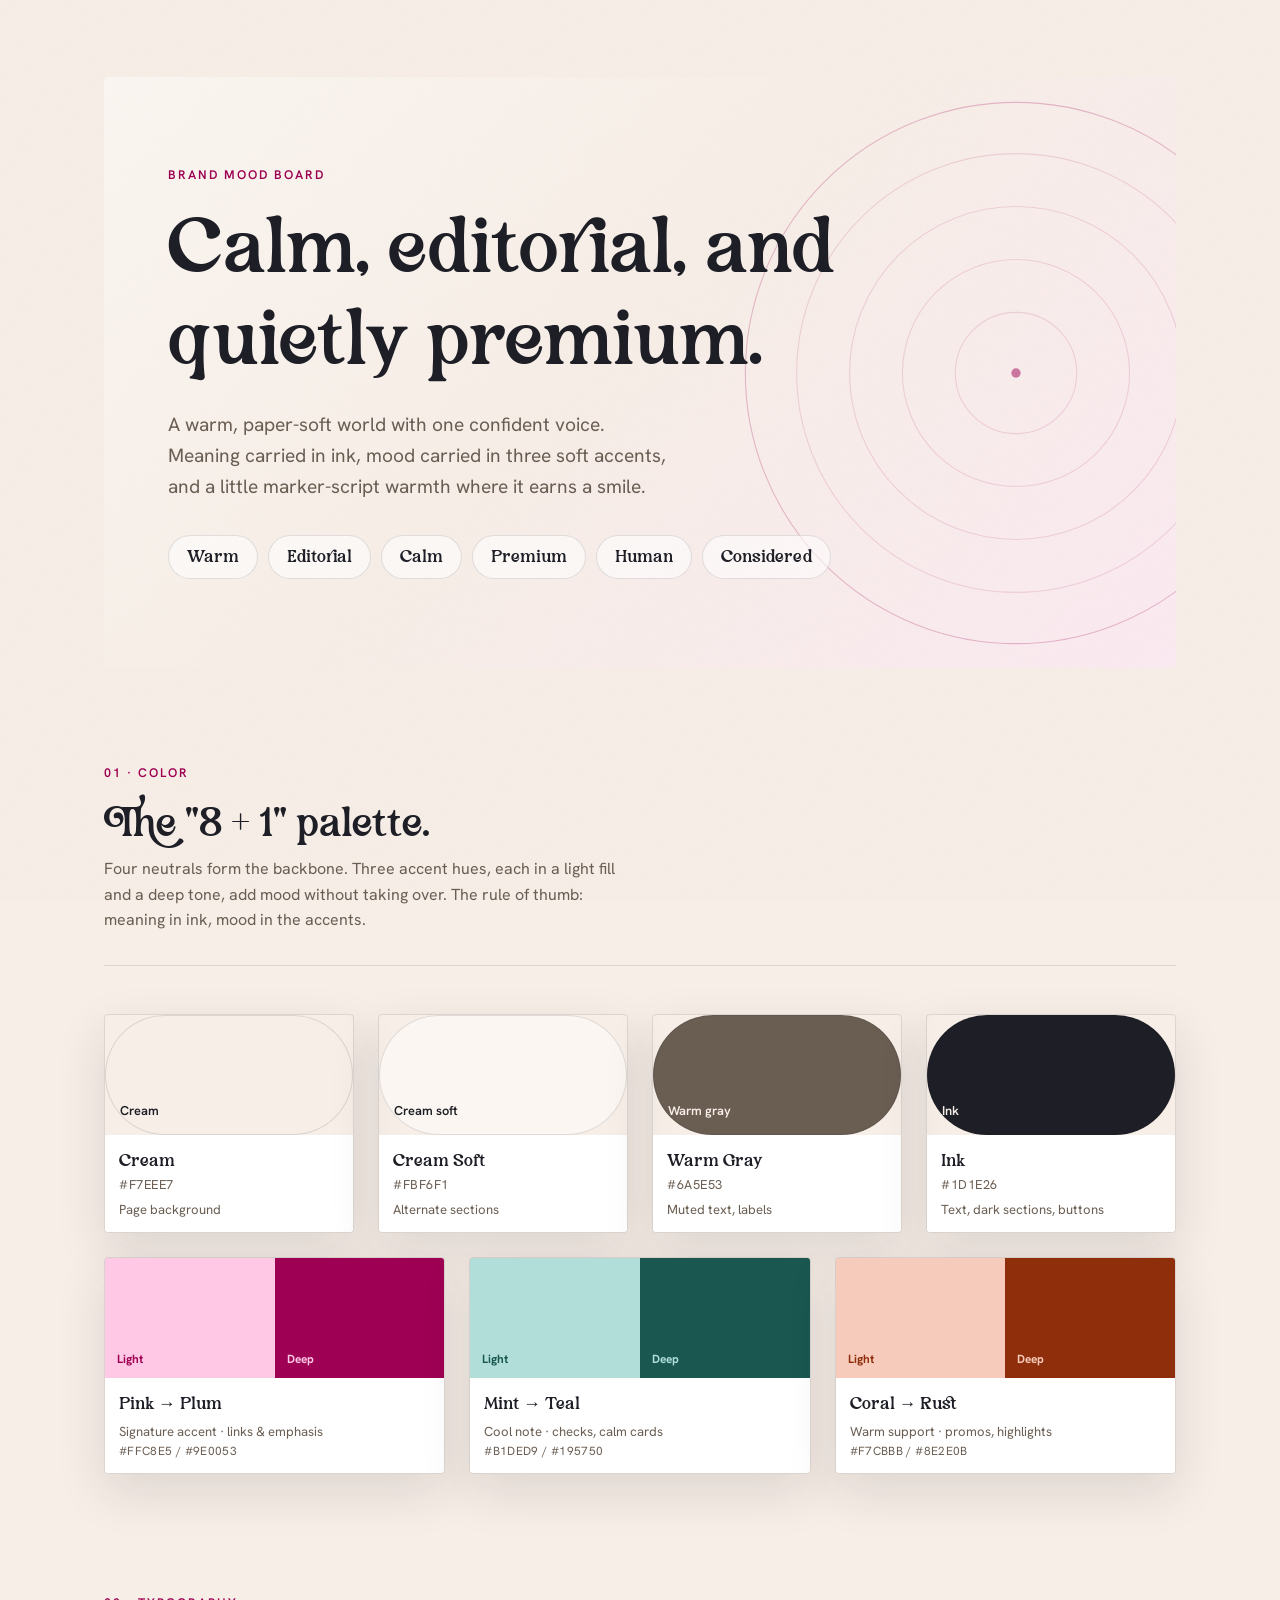
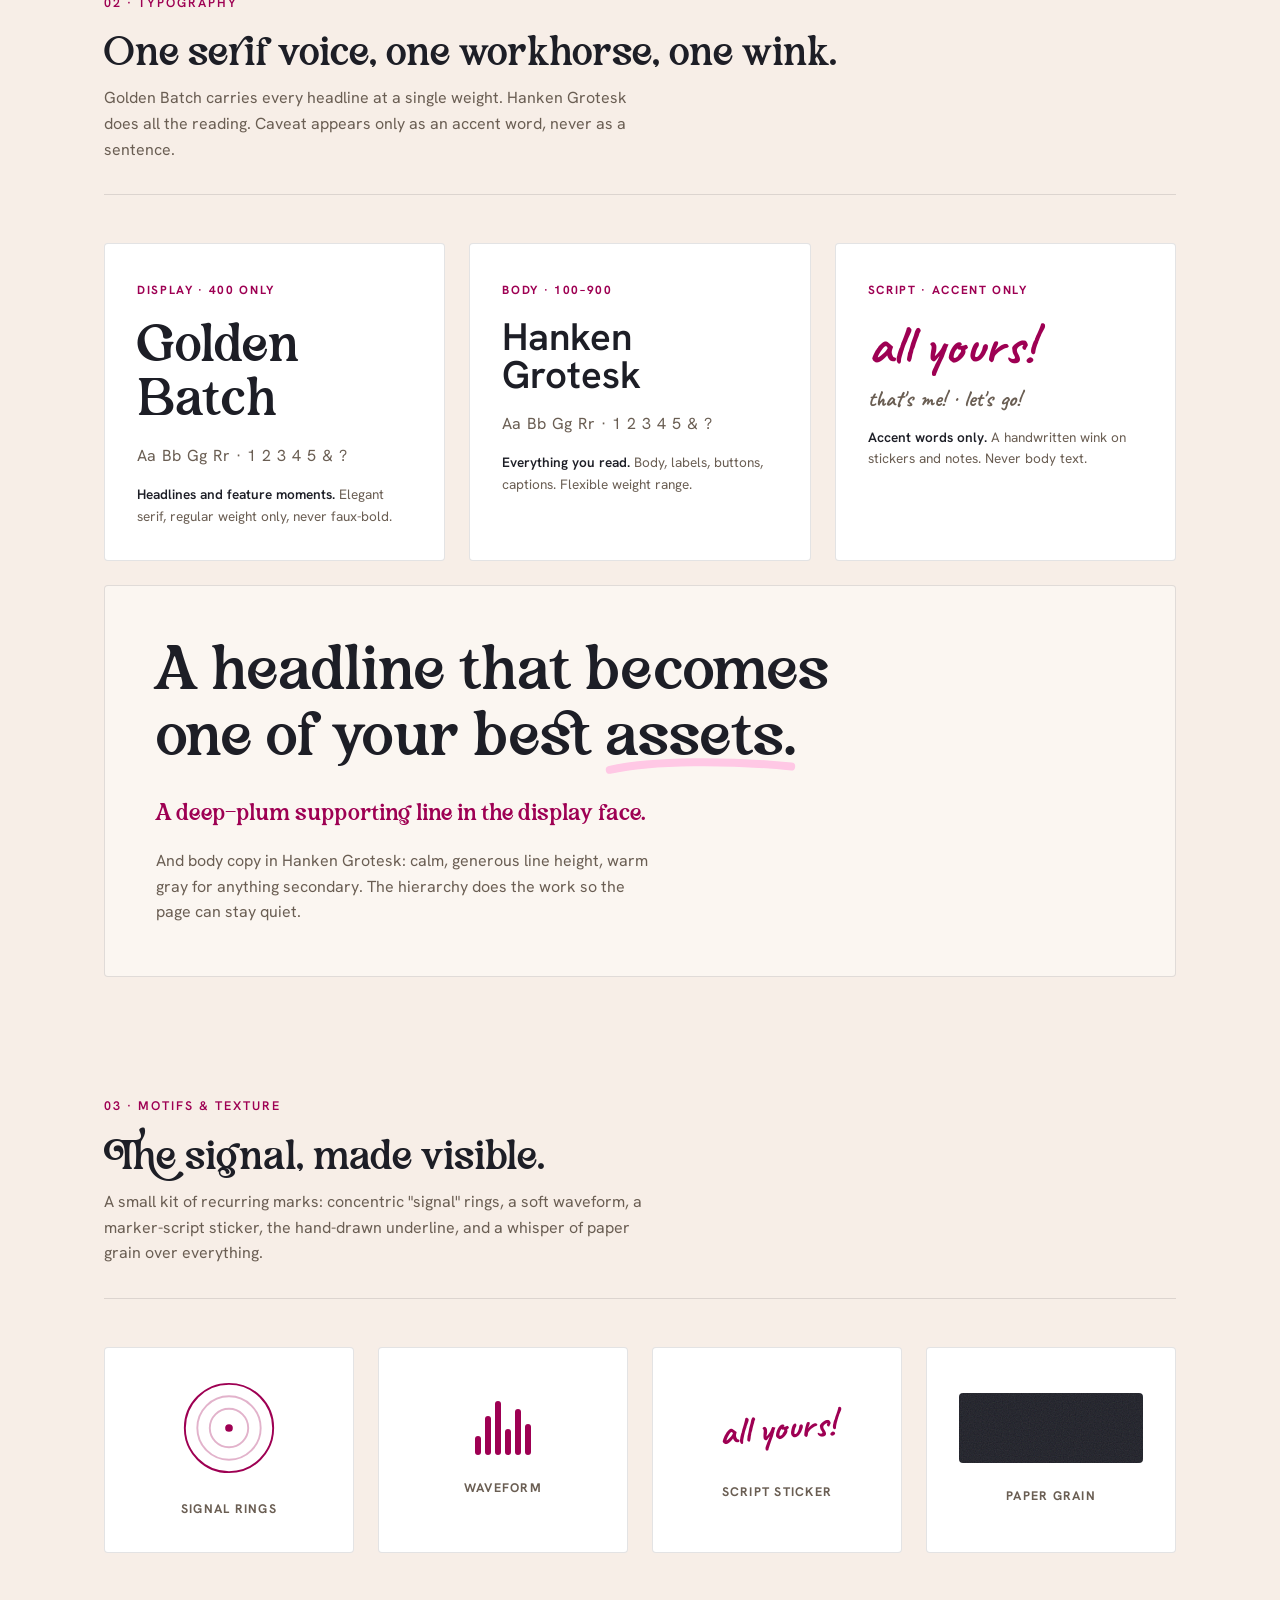
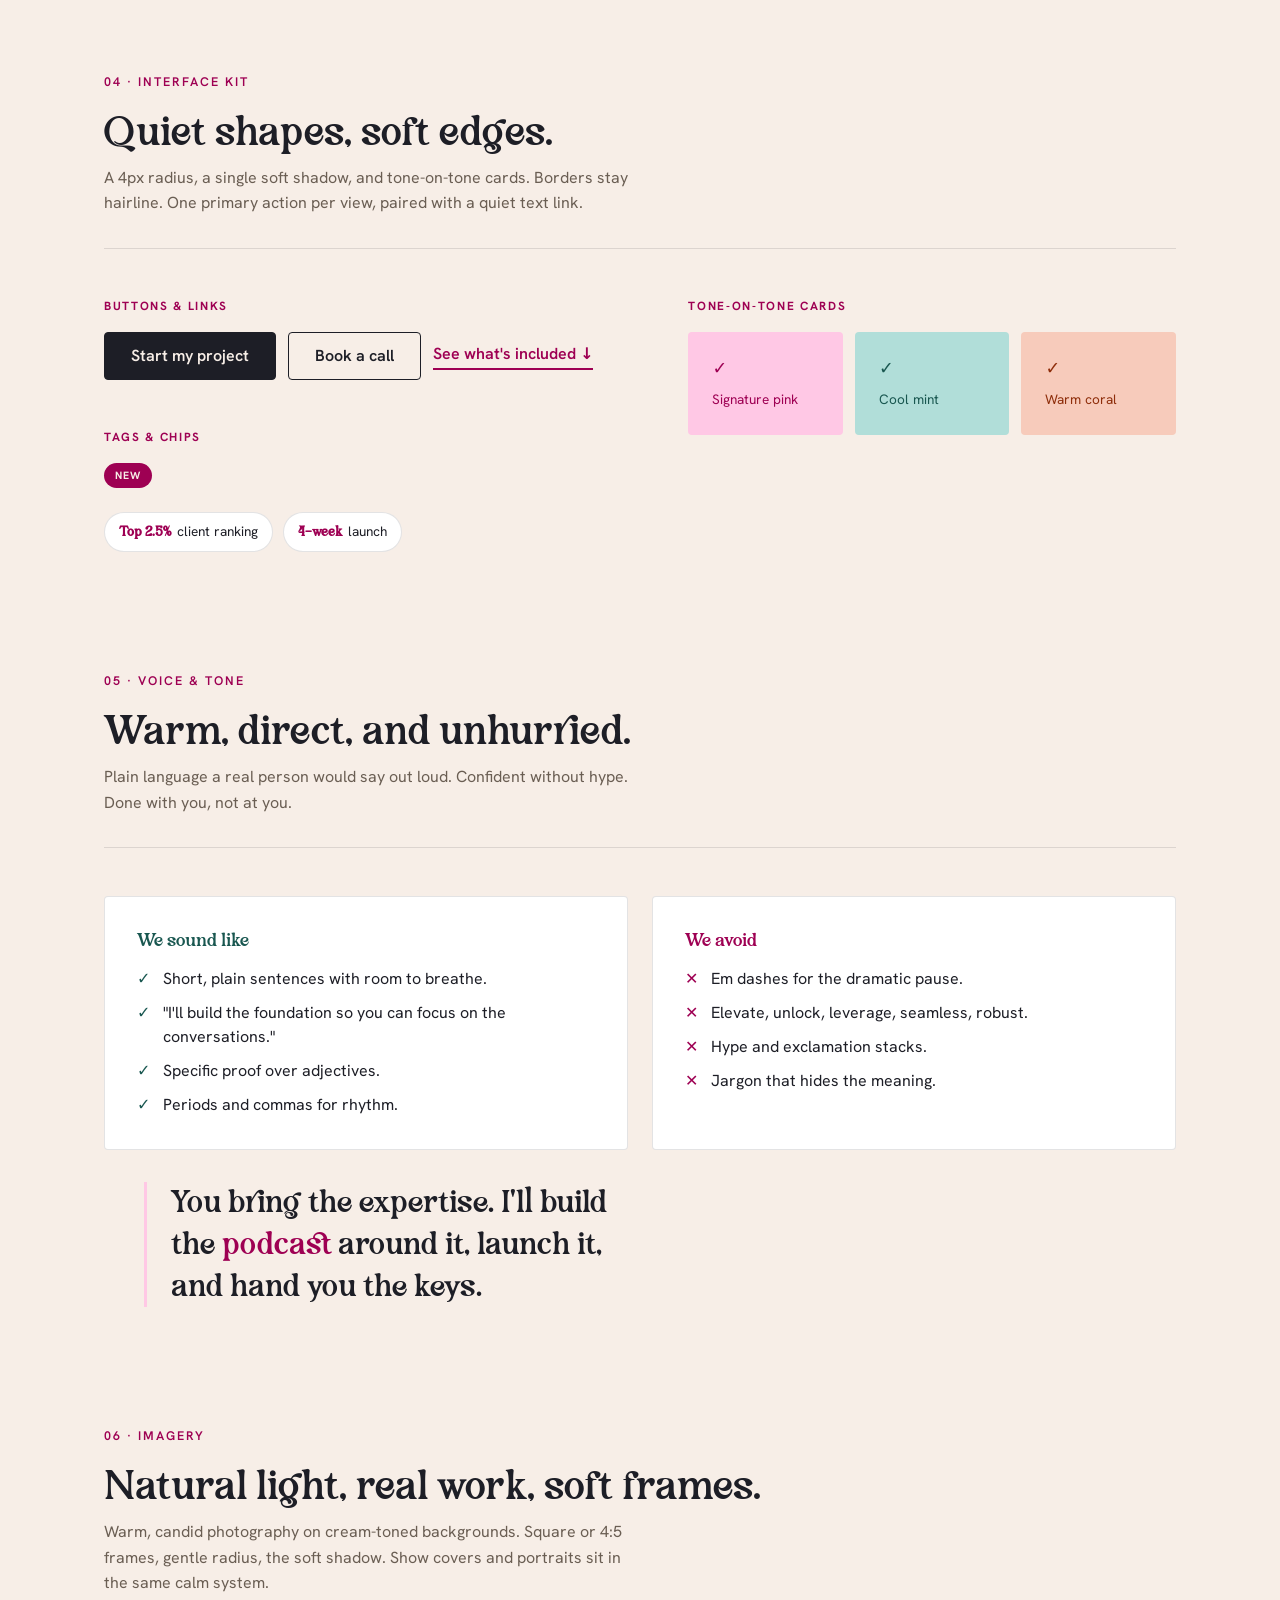
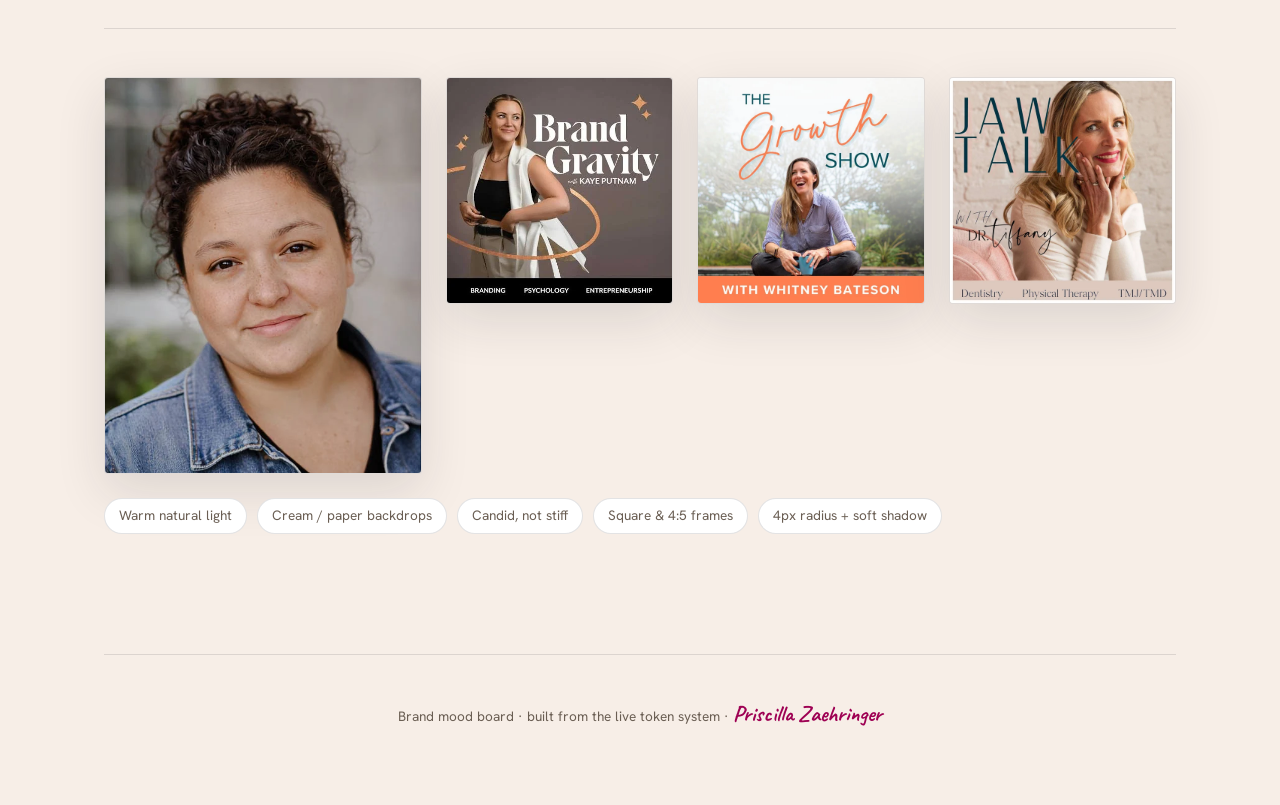
<file: moodboard.html>
<!DOCTYPE html>
<html lang="en">
<head>
  <meta charset="utf-8">
  <meta name="viewport" content="width=device-width, initial-scale=1">
  <meta name="theme-color" content="#1D1E26">
  <meta name="color-scheme" content="light">
  <meta name="robots" content="noindex, nofollow">
  <title>Brand Mood Board · Priscilla Zaehringer</title>
  <link rel="icon" href="/favicon.ico" sizes="any">
  <link rel="icon" type="image/png" sizes="32x32" href="/favicon-32.png">
  <link rel="icon" type="image/png" sizes="16x16" href="/favicon-16.png">
  <link rel="apple-touch-icon" href="/apple-touch-icon.png">
  <!-- the two fonts every page paints with; preloaded so they are not discovered only after tokens.css parses -->
  <link rel="preload" href="/assets/fonts/hanken-grotesk-var.woff2" as="font" type="font/woff2" crossorigin>
  <link rel="preload" href="/assets/fonts/golden-batch.woff2" as="font" type="font/woff2" crossorigin>
  <link rel="stylesheet" href="/assets/css/tokens.css">
  <style>
    *, *::before, *::after { box-sizing: border-box; }
    html { -webkit-text-size-adjust: 100%; }
    body { margin: 0; background: var(--bg); color: var(--text); font-family: var(--font-body);
      font-size: var(--body); line-height: var(--lh-body); -webkit-font-smoothing: antialiased; }
    h1, h2, h3, h4, .display { font-family: var(--font-display); font-weight: 400; font-synthesis: none;
      line-height: var(--lh-tight); margin: 0; }
    p { margin: 0; }

    .wrap { max-width: var(--container); margin-inline: auto; padding: clamp(var(--s-4), 6vw, var(--s-8)) var(--s-3); }
    .eyebrow { font-family: var(--font-body); font-weight: 600; font-size: 0.78rem; letter-spacing: 0.16em;
      text-transform: uppercase; color: var(--c-pink-deep); margin: 0 0 var(--s-2); }
    .script { font-family: var(--font-script); font-weight: 700; color: var(--c-pink-deep); line-height: 1; }
    .muted { color: var(--text-muted); }

    /* grain, same as the site */
    #grain { position: fixed; inset: 0; z-index: 99; pointer-events: none; opacity: 0.04; mix-blend-mode: multiply;
      background-image: url("data:image/svg+xml,%3Csvg xmlns='http://www.w3.org/2000/svg' width='160' height='160'%3E%3Cfilter id='n'%3E%3CfeTurbulence type='fractalNoise' baseFrequency='0.85' numOctaves='2' stitchTiles='stitch'/%3E%3C/filter%3E%3Crect width='100%25' height='100%25' filter='url(%23n)'/%3E%3C/svg%3E"); }

    /* ---- Masthead ---- */
    .masthead { position: relative; overflow: hidden; border-radius: var(--radius);
      background: linear-gradient(135deg, #FBF6F1 0%, #F7EEE7 46%, #FBEAF1 100%);
      padding: clamp(var(--s-5), 7vw, var(--s-8)) clamp(var(--s-4), 5vw, var(--s-7)); margin-bottom: var(--s-7); }
    .masthead h1 { font-size: clamp(2.6rem, 6.5vw, 5rem); max-width: 16ch; }
    .masthead .lede { margin-top: var(--s-3); max-width: 46ch; font-size: clamp(1.1rem, 1.5vw, 1.3rem); color: var(--text-muted); }
    .masthead .rings { position: absolute; top: 50%; right: -120px; transform: translateY(-50%);
      width: min(560px, 46vw); height: auto; z-index: 0; pointer-events: none; }
    .hr-ring { fill: none; stroke: rgba(158,0,83,0.13); stroke-width: 1.4; }
    .hr-ring.o { stroke: rgba(158,0,83,0.24); }
    .hr-dot { fill: var(--c-pink-deep); opacity: 0.5; }
    .masthead-in { position: relative; z-index: 1; }
    .feel { display: flex; flex-wrap: wrap; gap: 10px; margin-top: var(--s-4); }
    .feel span { font-family: var(--font-display); font-size: 1.1rem; background: rgba(255,255,255,0.6);
      border: 1px solid var(--line); border-radius: 999px; padding: 7px 18px; }

    /* ---- Section scaffolding ---- */
    .block { margin-bottom: var(--s-8); }
    .block > h2 { font-size: clamp(1.8rem, 3.4vw, 2.6rem); }
    .block > .sub { margin: var(--s-1) 0 var(--s-4); max-width: 60ch; color: var(--text-muted); }
    .rule { height: 1px; background: var(--line); border: 0; margin: 0 0 var(--s-5); }

    /* ---- Color ---- */
    .swatches { display: grid; grid-template-columns: repeat(4, 1fr); gap: var(--s-3); }
    @media (max-width: 820px) { .swatches { grid-template-columns: repeat(2, 1fr); } }
    .sw { border-radius: var(--radius); overflow: hidden; border: 1px solid var(--line); box-shadow: var(--shadow); }
    .sw .chip { height: 120px; display: flex; align-items: flex-end; padding: 12px 14px; font-size: 0.8rem; font-weight: 600; }
    .sw .meta { background: #fff; padding: 12px 14px; }
    .sw .meta .nm { font-family: var(--font-display); font-size: 1.1rem; }
    .sw .meta .hex { font-size: 0.8rem; letter-spacing: 0.04em; color: var(--text-muted); text-transform: uppercase; }
    .sw .meta .role { font-size: 0.82rem; color: var(--text-muted); margin-top: 4px; }
    .pairs { display: grid; grid-template-columns: repeat(3, 1fr); gap: var(--s-3); margin-top: var(--s-3); }
    @media (max-width: 820px) { .pairs { grid-template-columns: 1fr; } }
    .pair { border: 1px solid var(--line); border-radius: var(--radius); overflow: hidden; box-shadow: var(--shadow); }
    .pair .duo { display: grid; grid-template-columns: 1fr 1fr; height: 120px; }
    .pair .duo span { display: flex; align-items: flex-end; padding: 10px 12px; font-size: 0.74rem; font-weight: 700; }
    .pair .meta { background: #fff; padding: 12px 14px; }
    .pair .meta .nm { font-family: var(--font-display); font-size: 1.1rem; }
    .pair .meta .role { font-size: 0.82rem; color: var(--text-muted); margin-top: 2px; }
    .pair .meta .hex { font-size: 0.74rem; color: var(--text-muted); text-transform: uppercase; letter-spacing: 0.03em; }

    /* ---- Type ---- */
    .type-grid { display: grid; grid-template-columns: repeat(3, 1fr); gap: var(--s-3); }
    @media (max-width: 820px) { .type-grid { grid-template-columns: 1fr; } }
    .type-card { border: 1px solid var(--line); border-radius: var(--radius); background: #fff; padding: var(--s-4); }
    .type-card .label { font-size: 0.74rem; letter-spacing: 0.14em; text-transform: uppercase; font-weight: 700; color: var(--c-pink-deep); }
    .type-card .big { margin: var(--s-2) 0 var(--s-1); line-height: 1; }
    .type-card .specimen-serif { font-family: var(--font-display); font-size: 3.4rem; }
    .type-card .specimen-sans { font-family: var(--font-body); font-size: 2.4rem; font-weight: 600; }
    .type-card .specimen-script { font-family: var(--font-script); font-weight: 700; color: var(--c-pink-deep); font-size: 3.4rem; }
    .type-card .glyphs { font-size: 1rem; color: var(--text-muted); margin-top: var(--s-2); word-spacing: 2px; }
    .type-card .use { font-size: 0.85rem; color: var(--text-muted); margin-top: var(--s-2); }
    .type-card .use b { color: var(--text); font-weight: 600; }

    .hier { border: 1px solid var(--line); border-radius: var(--radius); background: var(--bg-alt); padding: clamp(var(--s-4), 4vw, var(--s-6)); margin-top: var(--s-3); }
    .hier .d1 { font-family: var(--font-display); font-size: clamp(2.4rem, 5vw, 4rem); line-height: 1.04; max-width: 18ch; }
    .hier .sig { position: relative; display: inline-block; }
    .hier .sig svg { position: absolute; left: 0; bottom: -0.1em; width: 100%; height: 0.3em; overflow: visible; }
    .hier .sig svg path { stroke: var(--c-pink); stroke-width: 5; fill: none; stroke-linecap: round; }
    .hier .d2 { font-family: var(--font-display); font-size: 1.5rem; margin-top: var(--s-3); color: var(--c-pink-deep); }
    .hier p { margin-top: var(--s-2); max-width: 56ch; color: var(--text-muted); }

    /* ---- Motifs ---- */
    .motifs { display: grid; grid-template-columns: repeat(4, 1fr); gap: var(--s-3); }
    @media (max-width: 820px) { .motifs { grid-template-columns: repeat(2, 1fr); } }
    @media (max-width: 560px) { .motifs { grid-template-columns: 1fr; } .motif { padding: var(--s-3); } }
    .motif { border: 1px solid var(--line); border-radius: var(--radius); background: #fff; padding: var(--s-4);
      display: flex; flex-direction: column; align-items: center; justify-content: center; gap: var(--s-3); min-height: 190px; text-align: center; }
    .motif .cap { font-size: 0.78rem; letter-spacing: 0.1em; text-transform: uppercase; font-weight: 700; color: var(--text-muted); }
    .wave { display: inline-flex; align-items: flex-end; gap: 4px; height: 54px; }
    .wave i { width: 6px; border-radius: 3px; background: var(--c-pink-deep); }
    .wave i:nth-child(1){height:34%} .wave i:nth-child(2){height:72%} .wave i:nth-child(3){height:100%}
    .wave i:nth-child(4){height:48%} .wave i:nth-child(5){height:84%} .wave i:nth-child(6){height:58%}
    .sticker-demo { font-family: var(--font-script); font-weight: 700; color: var(--c-pink-deep); font-size: 2.4rem; transform: rotate(-5deg); }
    .grain-chip { width: 100%; height: 70px; border-radius: var(--radius); background: var(--c-ink); position: relative; overflow: hidden; }
    .grain-chip::after { content: ""; position: absolute; inset: 0; opacity: 0.12; mix-blend-mode: screen;
      background-image: url("data:image/svg+xml,%3Csvg xmlns='http://www.w3.org/2000/svg' width='120' height='120'%3E%3Cfilter id='n'%3E%3CfeTurbulence type='fractalNoise' baseFrequency='0.85' numOctaves='2'/%3E%3C/filter%3E%3Crect width='100%25' height='100%25' filter='url(%23n)'/%3E%3C/svg%3E"); }
    .mini-rings { width: 96px; height: 96px; }
    .mr { fill: none; stroke: rgba(158,0,83,0.3); stroke-width: 2; }
    .mr.o { stroke: var(--c-pink-deep); }

    /* ---- UI kit ---- */
    .kit { display: grid; grid-template-columns: 1.1fr 1fr; gap: var(--s-5); align-items: start; }
    @media (max-width: 820px) { .kit { grid-template-columns: 1fr; } }
    .btn { display: inline-flex; align-items: center; gap: 8px; font-family: var(--font-body); font-size: 1rem;
      font-weight: 600; line-height: 1; padding: 15px 26px; border-radius: var(--radius);
      border: 1.5px solid var(--c-ink); background: var(--c-ink); color: var(--c-cream); text-decoration: none; }
    .btn.cream { background: var(--c-cream); color: var(--c-ink); }
    .btn.ghost { background: transparent; color: var(--c-ink); }
    .btn-row { display: flex; flex-wrap: wrap; gap: 12px; align-items: center; }
    .textlink { color: var(--c-pink-deep); font-weight: 600; text-decoration: none; border-bottom: 2px solid currentColor; padding-bottom: 1px; }
    .pill { display: inline-block; background: var(--c-pink-deep); color: var(--c-cream); font-size: 0.66rem; font-weight: 700;
      letter-spacing: 0.1em; text-transform: uppercase; padding: 4px 11px; border-radius: 999px; }
    .chiprow { display: flex; flex-wrap: wrap; gap: 10px; margin-top: var(--s-3); }
    .chip { display: inline-flex; align-items: baseline; gap: 6px; background: #fff; border: 1px solid var(--line);
      border-radius: 999px; padding: 8px 14px; font-size: 0.85rem; }
    .chip b { font-family: var(--font-display); color: var(--c-pink-deep); }
    .tone-cards { display: grid; grid-template-columns: 1fr 1fr 1fr; gap: 12px; }
    .tcard { border-radius: var(--radius); padding: var(--s-3); }
    .tcard .c { font-weight: 700; font-size: 1.1rem; line-height: 1; }
    .tcard p { font-size: 0.85rem; margin-top: 8px; }
    .tcard.pink { background: var(--c-pink); color: var(--c-pink-deep); }
    .tcard.mint { background: var(--c-mint); color: var(--c-mint-deep); }
    .tcard.coral { background: var(--c-coral); color: var(--c-coral-deep); }
    .kit .label { font-size: 0.74rem; letter-spacing: 0.14em; text-transform: uppercase; font-weight: 700; color: var(--c-pink-deep); margin-bottom: var(--s-2); }
    .kit-group + .kit-group { margin-top: var(--s-5); }

    /* ---- Voice ---- */
    .voice { display: grid; grid-template-columns: 1fr 1fr; gap: var(--s-3); }
    @media (max-width: 820px) { .voice { grid-template-columns: 1fr; } }
    .vcol { border: 1px solid var(--line); border-radius: var(--radius); background: #fff; padding: var(--s-4); }
    .vcol h3 { font-size: 1.2rem; margin-bottom: var(--s-2); }
    .vcol.do h3 { color: var(--c-mint-deep); }
    .vcol.dont h3 { color: var(--c-pink-deep); }
    .vlist { list-style: none; margin: 0; padding: 0; display: grid; gap: 10px; }
    .vlist li { position: relative; padding-left: 26px; line-height: 1.5; }
    .vcol.do .vlist li::before { content: "\2713"; position: absolute; left: 0; color: var(--c-mint-deep); font-weight: 700; }
    .vcol.dont .vlist li::before { content: "\2715"; position: absolute; left: 0; color: var(--c-pink-deep); font-weight: 700; }
    .pull { font-family: var(--font-display); font-size: clamp(1.4rem, 3vw, 2rem); line-height: 1.3; max-width: 24ch;
      border-left: 3px solid var(--c-pink); padding-left: var(--s-3); margin-top: var(--s-4); }
    .pull .em { color: var(--c-pink-deep); }

    /* ---- Imagery ---- */
    .img-strip { display: grid; grid-template-columns: 1.4fr 1fr 1fr 1fr; gap: var(--s-3); align-items: start; }
    @media (max-width: 820px) { .img-strip { grid-template-columns: 1fr 1fr; } }
    .img-strip .ph { min-width: 0; border-radius: var(--radius); overflow: hidden; border: 1px solid var(--line); box-shadow: var(--shadow); background: var(--c-cream-soft); aspect-ratio: 1; }
    .img-strip .ph.tall { aspect-ratio: 4 / 5; }
    .img-strip img { width: 100%; height: 100%; object-fit: cover; display: block; }
    .img-notes { display: flex; flex-wrap: wrap; gap: 10px; margin-top: var(--s-3); }
    .img-notes span { font-size: 0.85rem; color: var(--text-muted); border: 1px solid var(--line); border-radius: 999px; padding: 6px 14px; background: #fff; }

    .footer { text-align: center; color: var(--text-muted); font-size: 0.85rem; padding-top: var(--s-5); border-top: 1px solid var(--line); }
  </style>
</head>
<body>
  <div id="grain" aria-hidden="true"></div>

  <div class="wrap">

    <!-- MASTHEAD -->
    <header class="masthead">
      <svg class="rings" aria-hidden="true" viewBox="0 0 720 720">
        <circle class="hr-ring o" cx="360" cy="360" r="348"/>
        <circle class="hr-ring" cx="360" cy="360" r="282"/>
        <circle class="hr-ring" cx="360" cy="360" r="214"/>
        <circle class="hr-ring" cx="360" cy="360" r="146"/>
        <circle class="hr-ring" cx="360" cy="360" r="78"/>
        <circle class="hr-dot" cx="360" cy="360" r="6"/>
      </svg>
      <div class="masthead-in">
        <p class="eyebrow">Brand mood board</p>
        <h1>Calm, editorial, and quietly premium.</h1>
        <p class="lede">A warm, paper-soft world with one confident voice. Meaning carried in ink,
          mood carried in three soft accents, and a little marker-script warmth where it earns a smile.</p>
        <div class="feel">
          <span>Warm</span><span>Editorial</span><span>Calm</span><span>Premium</span>
          <span>Human</span><span>Considered</span>
        </div>
      </div>
    </header>

    <!-- COLOR -->
    <section class="block">
      <p class="eyebrow">01 · Color</p>
      <h2>The "8 + 1" palette.</h2>
      <p class="sub">Four neutrals form the backbone. Three accent hues, each in a light fill and a deep tone,
        add mood without taking over. The rule of thumb: meaning in ink, mood in the accents.</p>
      <hr class="rule">

      <div class="swatches">
        <div class="sw">
          <div class="chip" style="background:#F7EEE7; color:#1D1E26;">Cream</div>
          <div class="meta"><span class="nm">Cream</span><div class="hex">#F7EEE7</div><div class="role">Page background</div></div>
        </div>
        <div class="sw">
          <div class="chip" style="background:#FBF6F1; color:#1D1E26;">Cream soft</div>
          <div class="meta"><span class="nm">Cream Soft</span><div class="hex">#FBF6F1</div><div class="role">Alternate sections</div></div>
        </div>
        <div class="sw">
          <div class="chip" style="background:#6A5E53; color:#F7EEE7;">Warm gray</div>
          <div class="meta"><span class="nm">Warm Gray</span><div class="hex">#6A5E53</div><div class="role">Muted text, labels</div></div>
        </div>
        <div class="sw">
          <div class="chip" style="background:#1D1E26; color:#F7EEE7;">Ink</div>
          <div class="meta"><span class="nm">Ink</span><div class="hex">#1D1E26</div><div class="role">Text, dark sections, buttons</div></div>
        </div>
      </div>

      <div class="pairs">
        <div class="pair">
          <div class="duo">
            <span style="background:#FFC8E5; color:#9E0053;">Light</span>
            <span style="background:#9E0053; color:#FFC8E5;">Deep</span>
          </div>
          <div class="meta"><span class="nm">Pink → Plum</span><div class="role">Signature accent · links &amp; emphasis</div><div class="hex">#FFC8E5 / #9E0053</div></div>
        </div>
        <div class="pair">
          <div class="duo">
            <span style="background:#B1DED9; color:#195750;">Light</span>
            <span style="background:#195750; color:#B1DED9;">Deep</span>
          </div>
          <div class="meta"><span class="nm">Mint → Teal</span><div class="role">Cool note · checks, calm cards</div><div class="hex">#B1DED9 / #195750</div></div>
        </div>
        <div class="pair">
          <div class="duo">
            <span style="background:#F7CBBB; color:#8E2E0B;">Light</span>
            <span style="background:#8E2E0B; color:#F7CBBB;">Deep</span>
          </div>
          <div class="meta"><span class="nm">Coral → Rust</span><div class="role">Warm support · promos, highlights</div><div class="hex">#F7CBBB / #8E2E0B</div></div>
        </div>
      </div>
    </section>

    <!-- TYPE -->
    <section class="block">
      <p class="eyebrow">02 · Typography</p>
      <h2>One serif voice, one workhorse, one wink.</h2>
      <p class="sub">Golden Batch carries every headline at a single weight. Hanken Grotesk does all the reading.
        Caveat appears only as an accent word, never as a sentence.</p>
      <hr class="rule">

      <div class="type-grid">
        <div class="type-card">
          <span class="label">Display · 400 only</span>
          <div class="big specimen-serif">Golden Batch</div>
          <div class="glyphs">Aa Bb Gg Rr · 1 2 3 4 5 &amp; ?</div>
          <p class="use"><b>Headlines and feature moments.</b> Elegant serif, regular weight only, never faux-bold.</p>
        </div>
        <div class="type-card">
          <span class="label">Body · 100–900</span>
          <div class="big specimen-sans">Hanken Grotesk</div>
          <div class="glyphs">Aa Bb Gg Rr · 1 2 3 4 5 &amp; ?</div>
          <p class="use"><b>Everything you read.</b> Body, labels, buttons, captions. Flexible weight range.</p>
        </div>
        <div class="type-card">
          <span class="label">Script · accent only</span>
          <div class="big specimen-script">all yours!</div>
          <div class="glyphs script" style="font-size:1.4rem;">that's me! · let's go!</div>
          <p class="use"><b>Accent words only.</b> A handwritten wink on stickers and notes. Never body text.</p>
        </div>
      </div>

      <div class="hier">
        <div class="d1">A headline that becomes one of your best
          <span class="sig">assets.<svg viewBox="0 0 120 12" preserveAspectRatio="none"><path d="M3 8 C 30 2, 78 2, 117 6"/></svg></span></div>
        <div class="d2">A deep-plum supporting line in the display face.</div>
        <p>And body copy in Hanken Grotesk: calm, generous line height, warm gray for anything secondary.
          The hierarchy does the work so the page can stay quiet.</p>
      </div>
    </section>

    <!-- MOTIFS -->
    <section class="block">
      <p class="eyebrow">03 · Motifs &amp; texture</p>
      <h2>The signal, made visible.</h2>
      <p class="sub">A small kit of recurring marks: concentric "signal" rings, a soft waveform, a marker-script
        sticker, the hand-drawn underline, and a whisper of paper grain over everything.</p>
      <hr class="rule">

      <div class="motifs">
        <div class="motif">
          <svg class="mini-rings" viewBox="0 0 100 100" aria-hidden="true">
            <circle class="mr o" cx="50" cy="50" r="46"/>
            <circle class="mr" cx="50" cy="50" r="33"/>
            <circle class="mr" cx="50" cy="50" r="20"/>
            <circle cx="50" cy="50" r="4" fill="#9E0053"/>
          </svg>
          <span class="cap">Signal rings</span>
        </div>
        <div class="motif">
          <span class="wave" aria-hidden="true"><i></i><i></i><i></i><i></i><i></i><i></i></span>
          <span class="cap">Waveform</span>
        </div>
        <div class="motif">
          <span class="sticker-demo">all yours!</span>
          <span class="cap">Script sticker</span>
        </div>
        <div class="motif">
          <div class="grain-chip" aria-hidden="true"></div>
          <span class="cap">Paper grain</span>
        </div>
      </div>
    </section>

    <!-- UI KIT -->
    <section class="block">
      <p class="eyebrow">04 · Interface kit</p>
      <h2>Quiet shapes, soft edges.</h2>
      <p class="sub">A 4px radius, a single soft shadow, and tone-on-tone cards. Borders stay hairline.
        One primary action per view, paired with a quiet text link.</p>
      <hr class="rule">

      <div class="kit">
        <div>
          <div class="kit-group">
            <div class="label">Buttons &amp; links</div>
            <div class="btn-row">
              <a class="btn" href="#">Start my project</a>
              <a class="btn cream" href="#">Book a call</a>
              <a class="textlink" href="#">See what's included &#8595;</a>
            </div>
          </div>
          <div class="kit-group">
            <div class="label">Tags &amp; chips</div>
            <div class="btn-row"><span class="pill">New</span></div>
            <div class="chiprow">
              <span class="chip"><b>Top 2.5%</b> client ranking</span>
              <span class="chip"><b>4-week</b> launch</span>
            </div>
          </div>
        </div>
        <div>
          <div class="label">Tone-on-tone cards</div>
          <div class="tone-cards">
            <div class="tcard pink"><span class="c">&#10003;</span><p>Signature pink</p></div>
            <div class="tcard mint"><span class="c">&#10003;</span><p>Cool mint</p></div>
            <div class="tcard coral"><span class="c">&#10003;</span><p>Warm coral</p></div>
          </div>
        </div>
      </div>
    </section>

    <!-- VOICE -->
    <section class="block">
      <p class="eyebrow">05 · Voice &amp; tone</p>
      <h2>Warm, direct, and unhurried.</h2>
      <p class="sub">Plain language a real person would say out loud. Confident without hype.
        Done with you, not at you.</p>
      <hr class="rule">

      <div class="voice">
        <div class="vcol do">
          <h3>We sound like</h3>
          <ul class="vlist">
            <li>Short, plain sentences with room to breathe.</li>
            <li>"I'll build the foundation so you can focus on the conversations."</li>
            <li>Specific proof over adjectives.</li>
            <li>Periods and commas for rhythm.</li>
          </ul>
        </div>
        <div class="vcol dont">
          <h3>We avoid</h3>
          <ul class="vlist">
            <li>Em dashes for the dramatic pause.</li>
            <li>Elevate, unlock, leverage, seamless, robust.</li>
            <li>Hype and exclamation stacks.</li>
            <li>Jargon that hides the meaning.</li>
          </ul>
        </div>
      </div>

      <blockquote class="pull">You bring the expertise. I'll build the <span class="em">podcast</span> around it,
        launch it, and hand you the keys.</blockquote>
    </section>

    <!-- IMAGERY -->
    <section class="block">
      <p class="eyebrow">06 · Imagery</p>
      <h2>Natural light, real work, soft frames.</h2>
      <p class="sub">Warm, candid photography on cream-toned backgrounds. Square or 4:5 frames, gentle radius,
        the soft shadow. Show covers and portraits sit in the same calm system.</p>
      <hr class="rule">

      <div class="img-strip">
        <div class="ph tall"><img src="/assets/img/about.webp" alt="Portrait"></div>
        <div class="ph"><img src="/assets/img/show-brand-gravity.webp" alt="The Brand Gravity Show"></div>
        <div class="ph"><img src="/assets/img/show-growth.webp" alt="The Growth Show"></div>
        <div class="ph"><img src="/assets/img/show-jaw-talk.webp" alt="Jaw Talk"></div>
      </div>
      <div class="img-notes">
        <span>Warm natural light</span>
        <span>Cream / paper backdrops</span>
        <span>Candid, not stiff</span>
        <span>Square &amp; 4:5 frames</span>
        <span>4px radius + soft shadow</span>
      </div>
    </section>

    <p class="footer">Brand mood board · built from the live token system ·
      <span class="script" style="font-size:1.4rem;">Priscilla Zaehringer</span></p>

  </div>
</body>
</html>
</file>
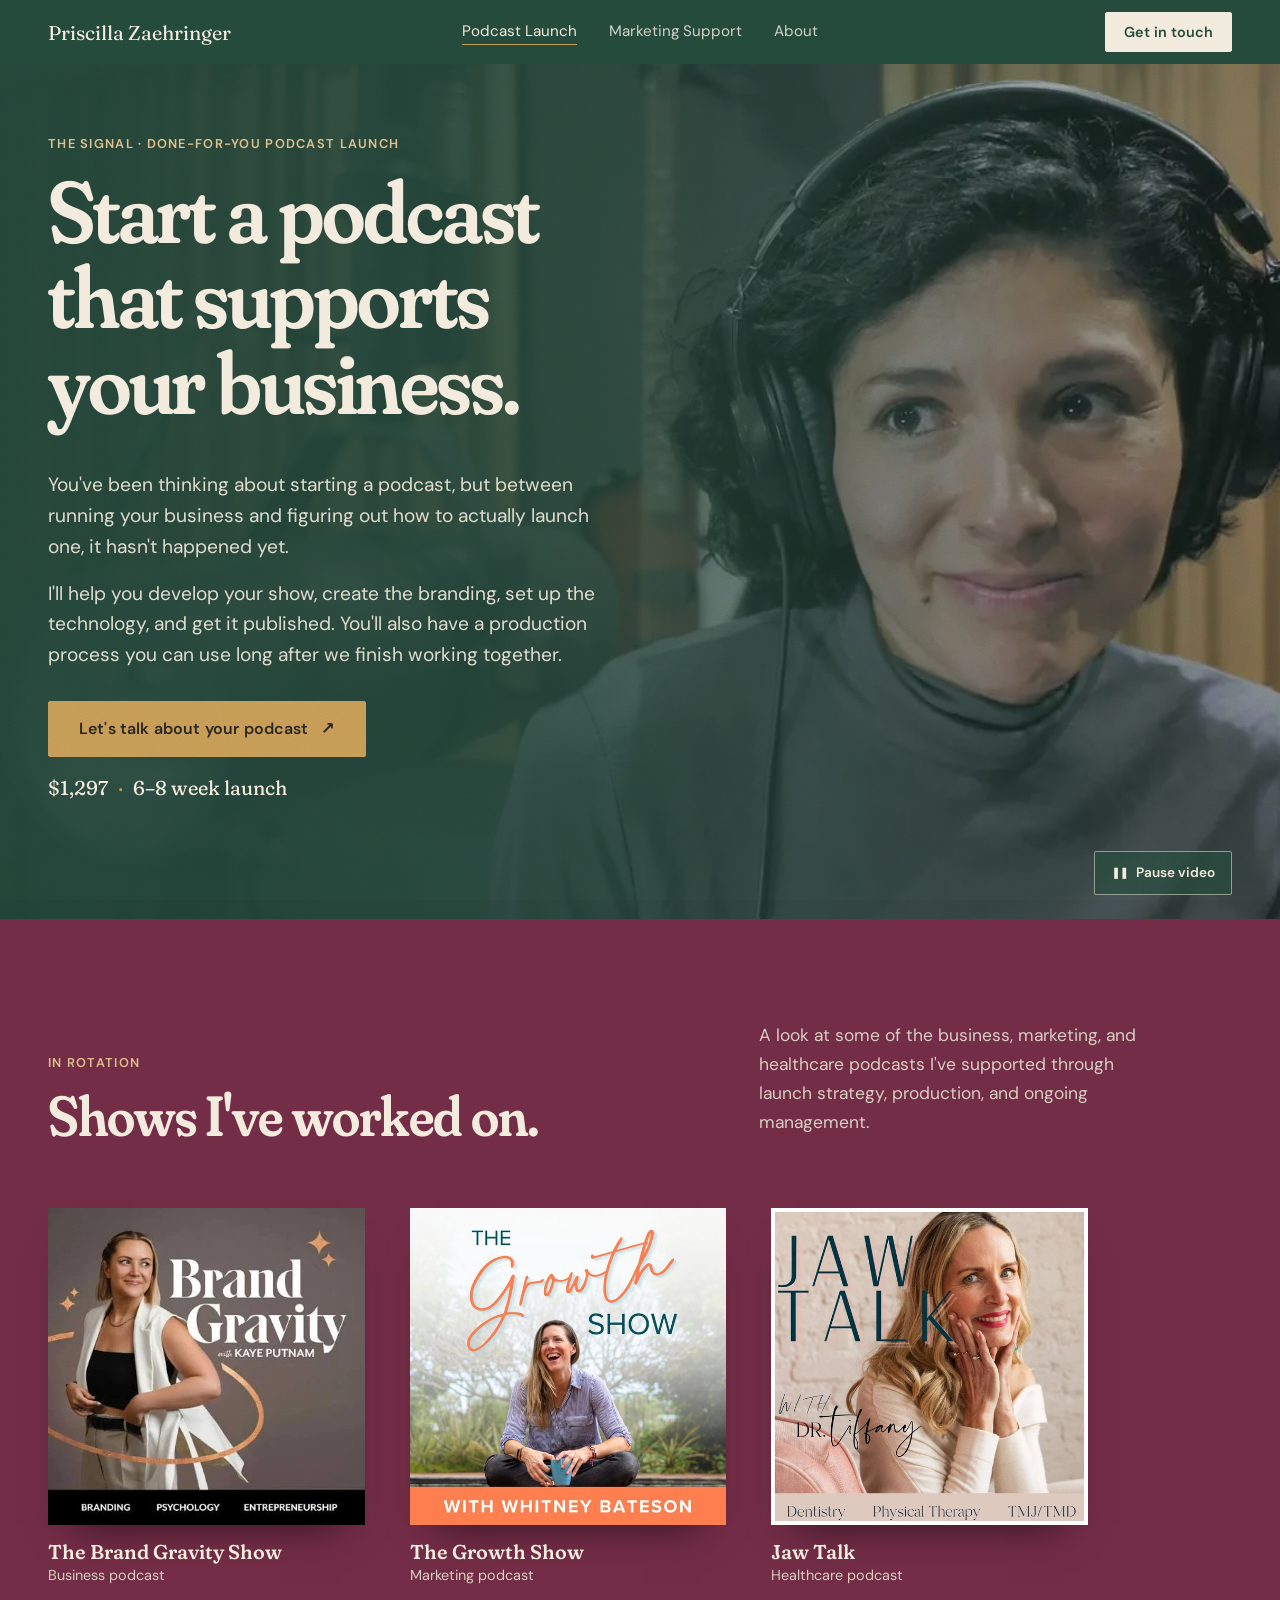
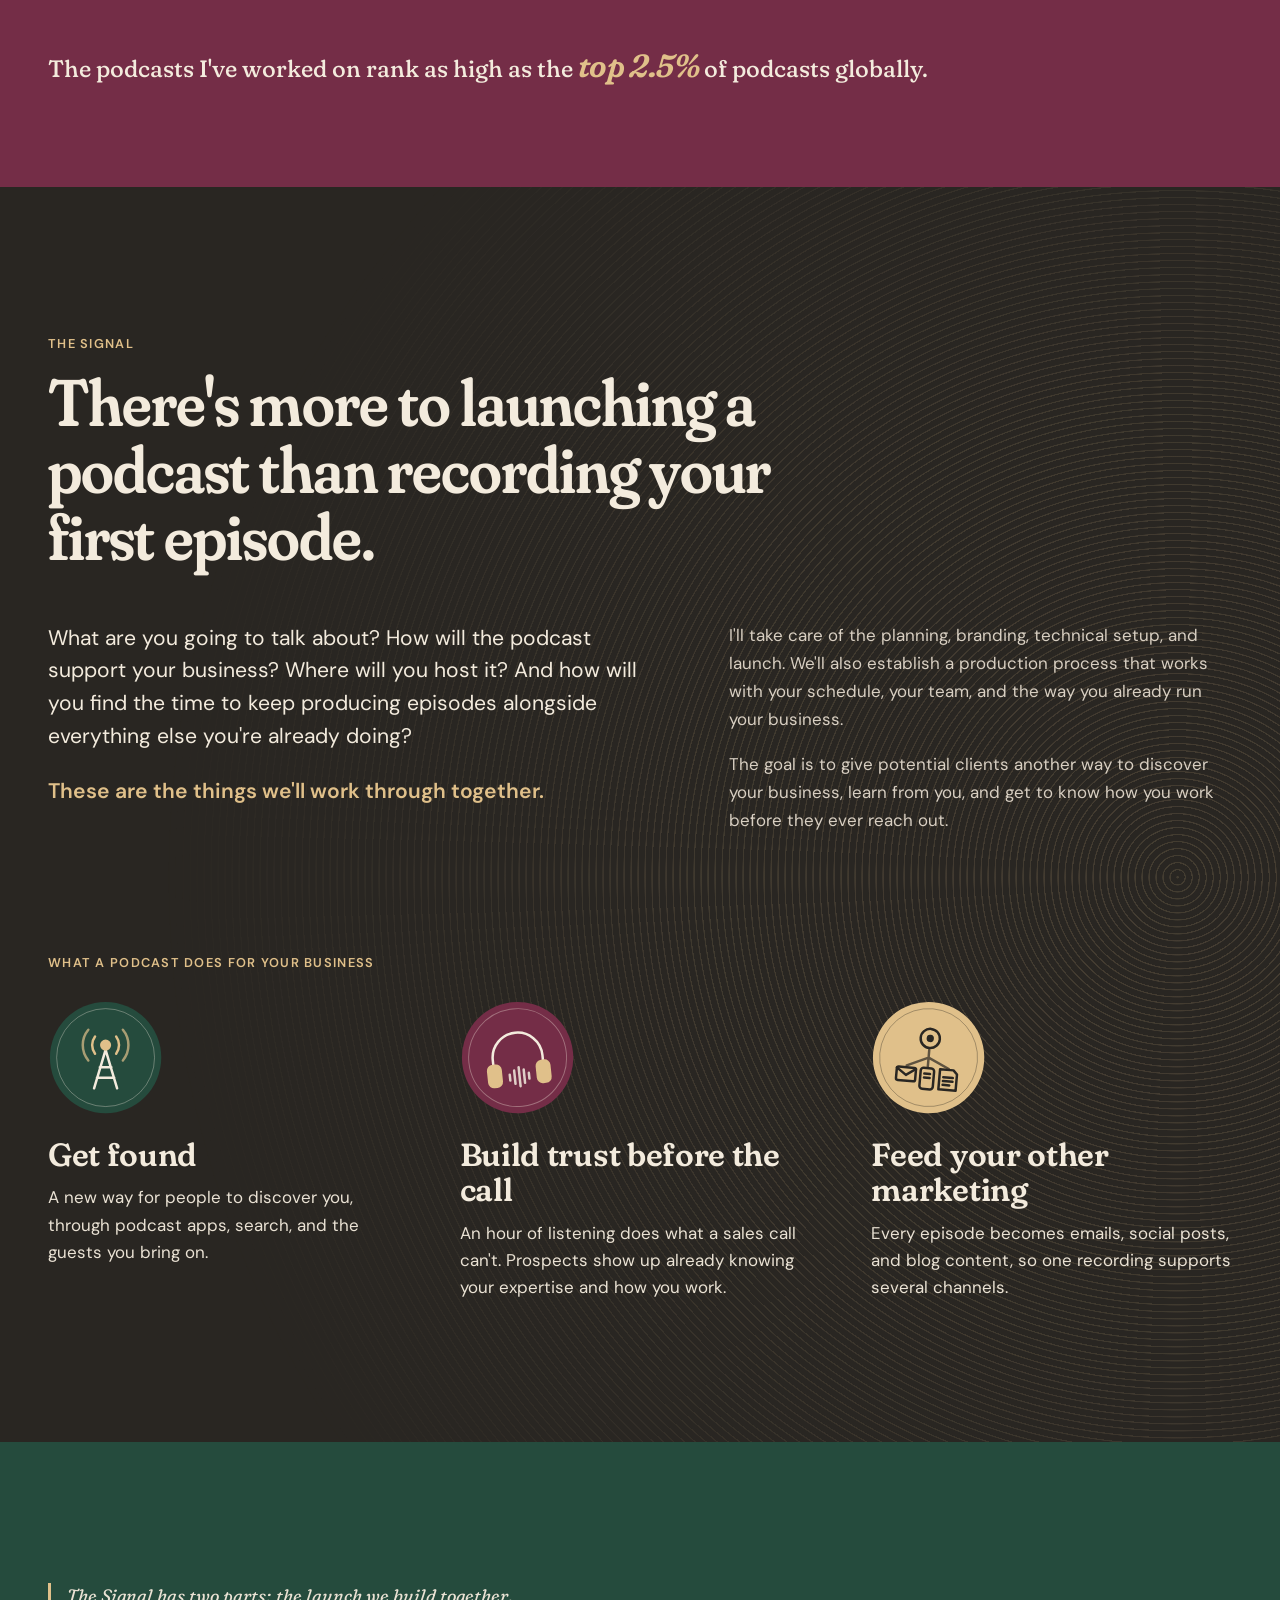
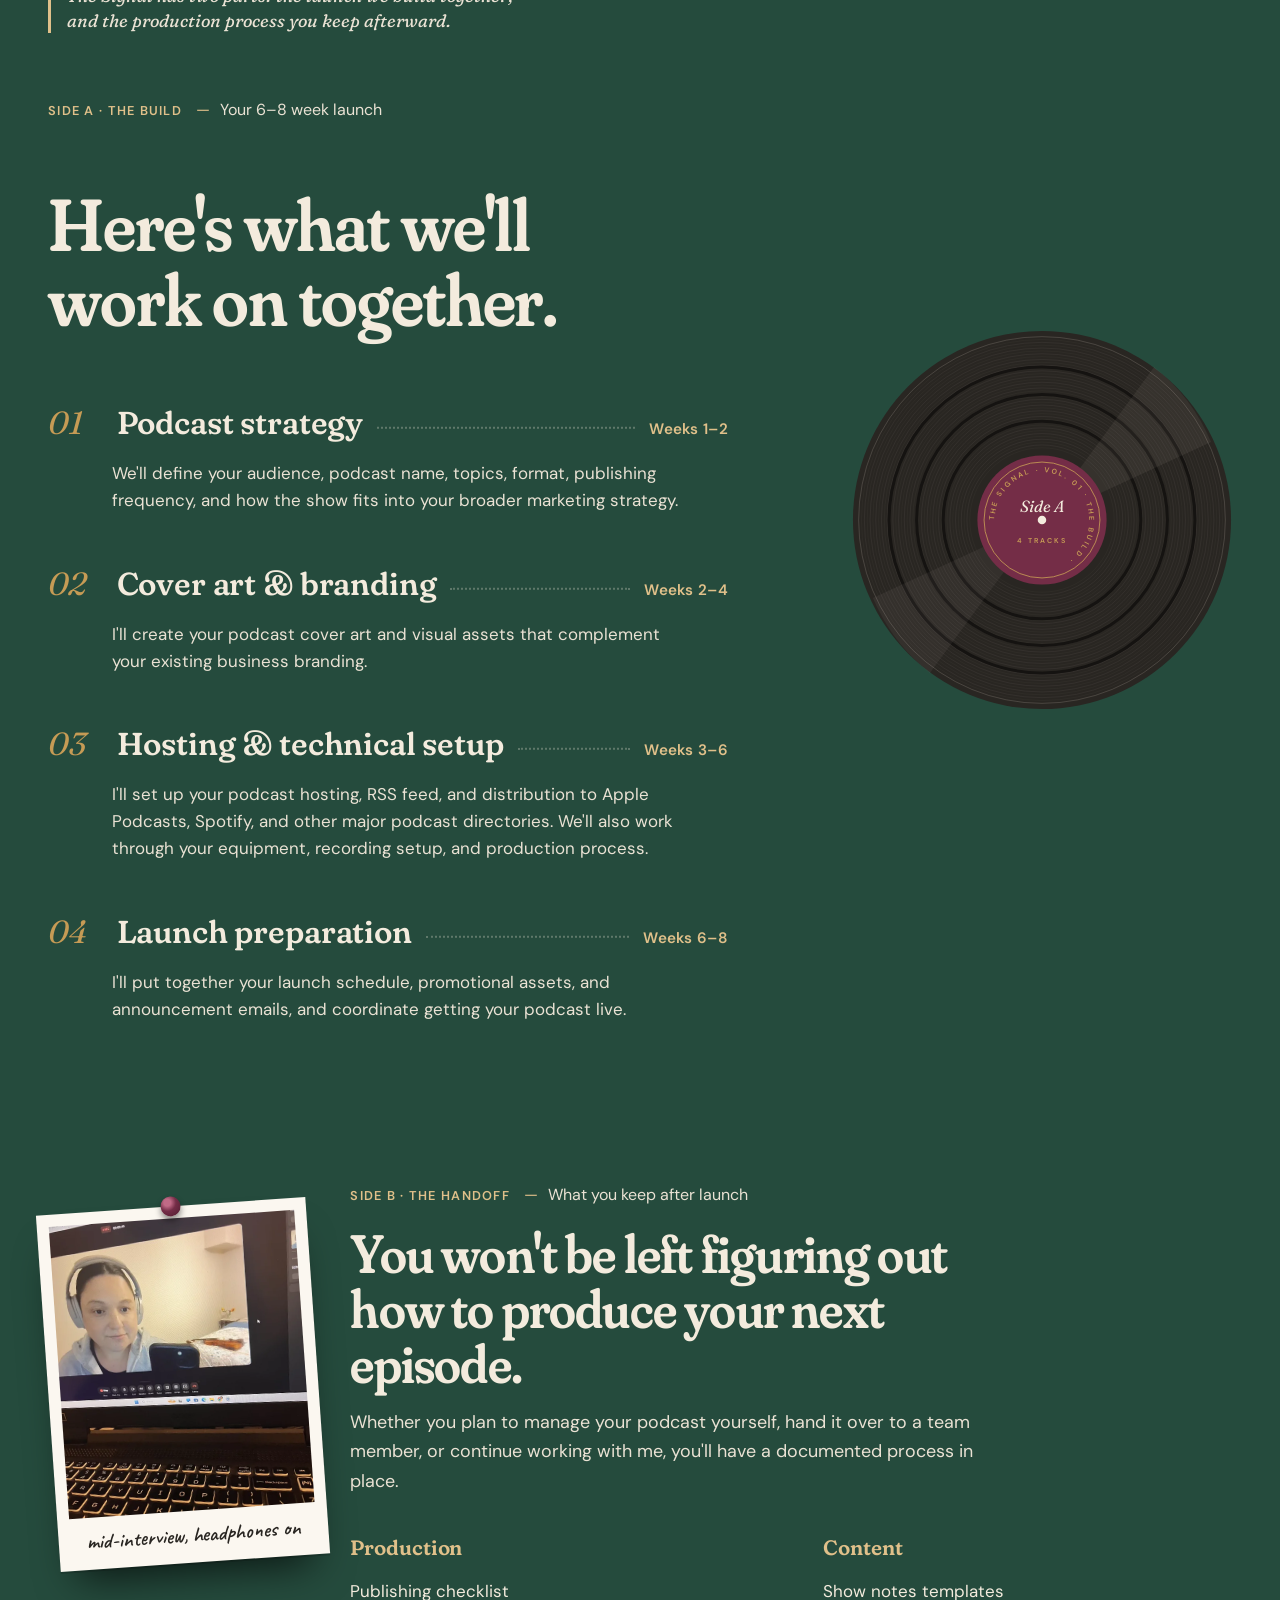
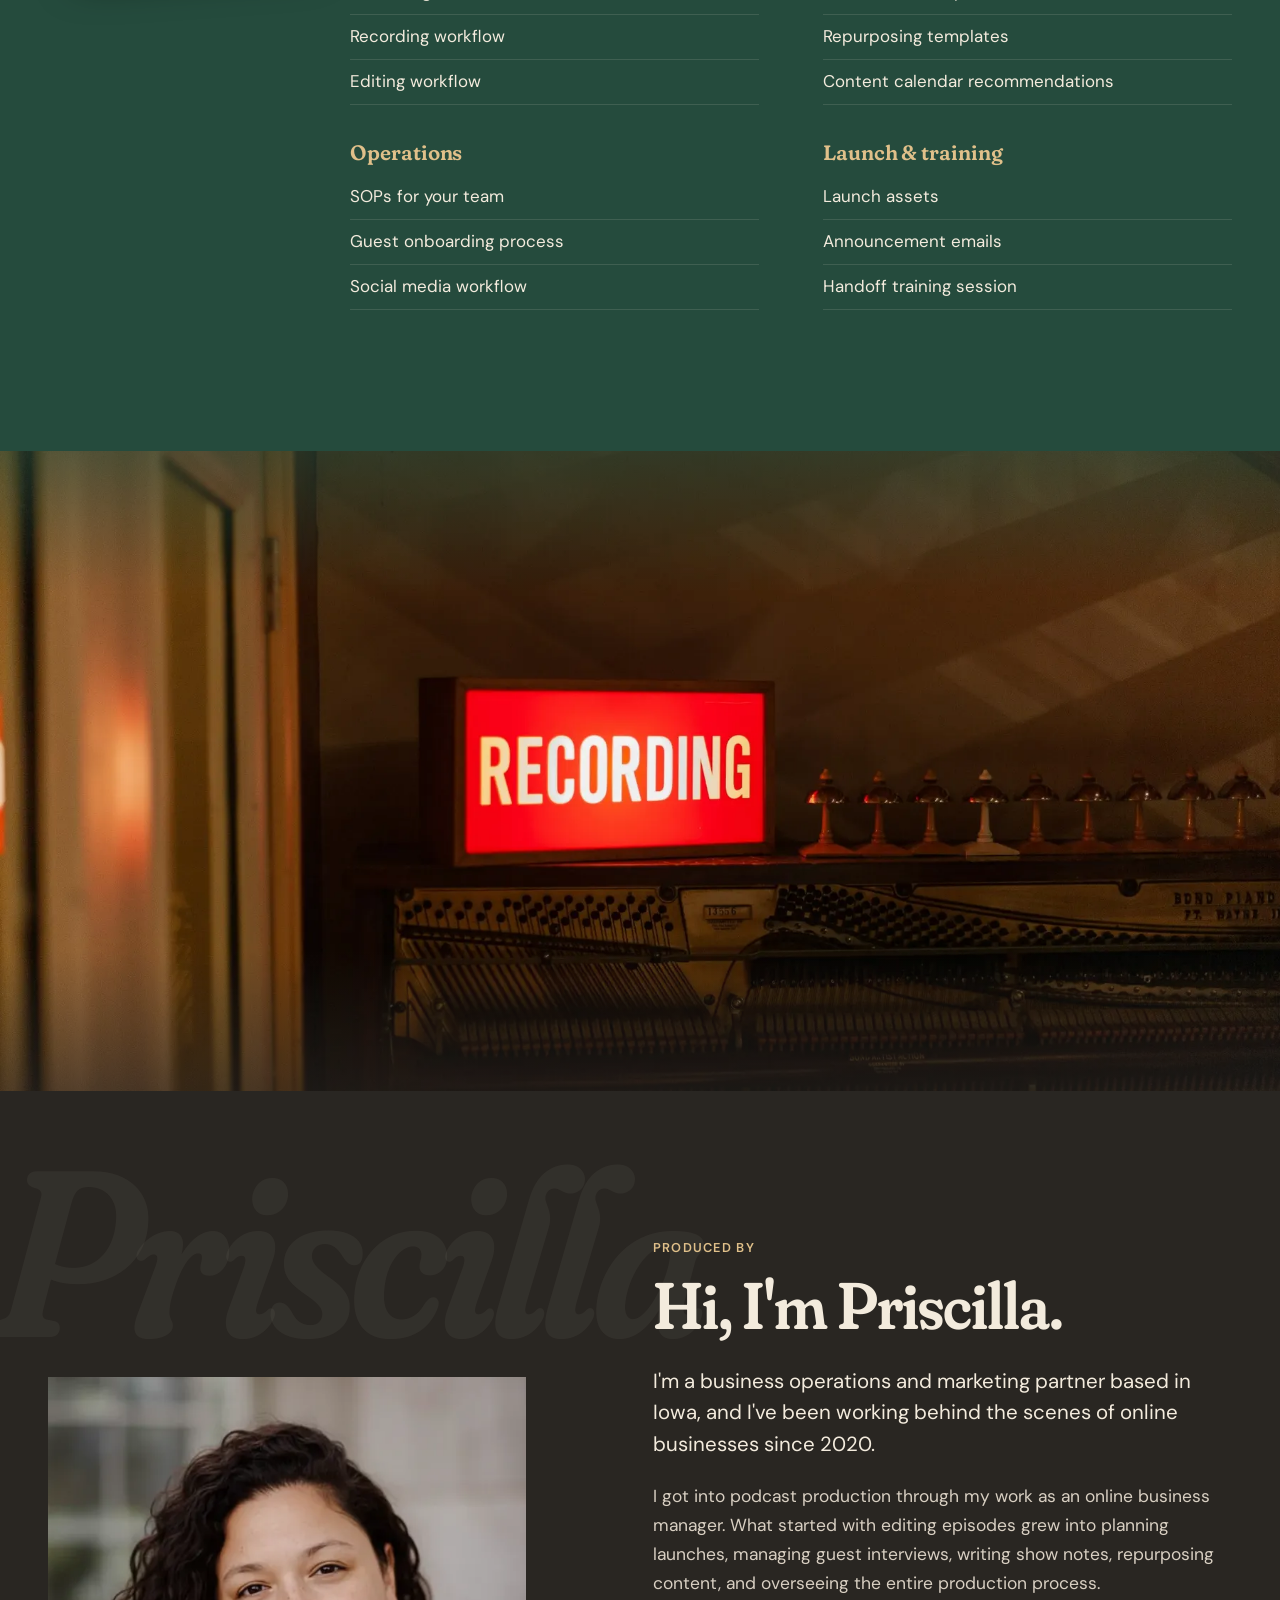
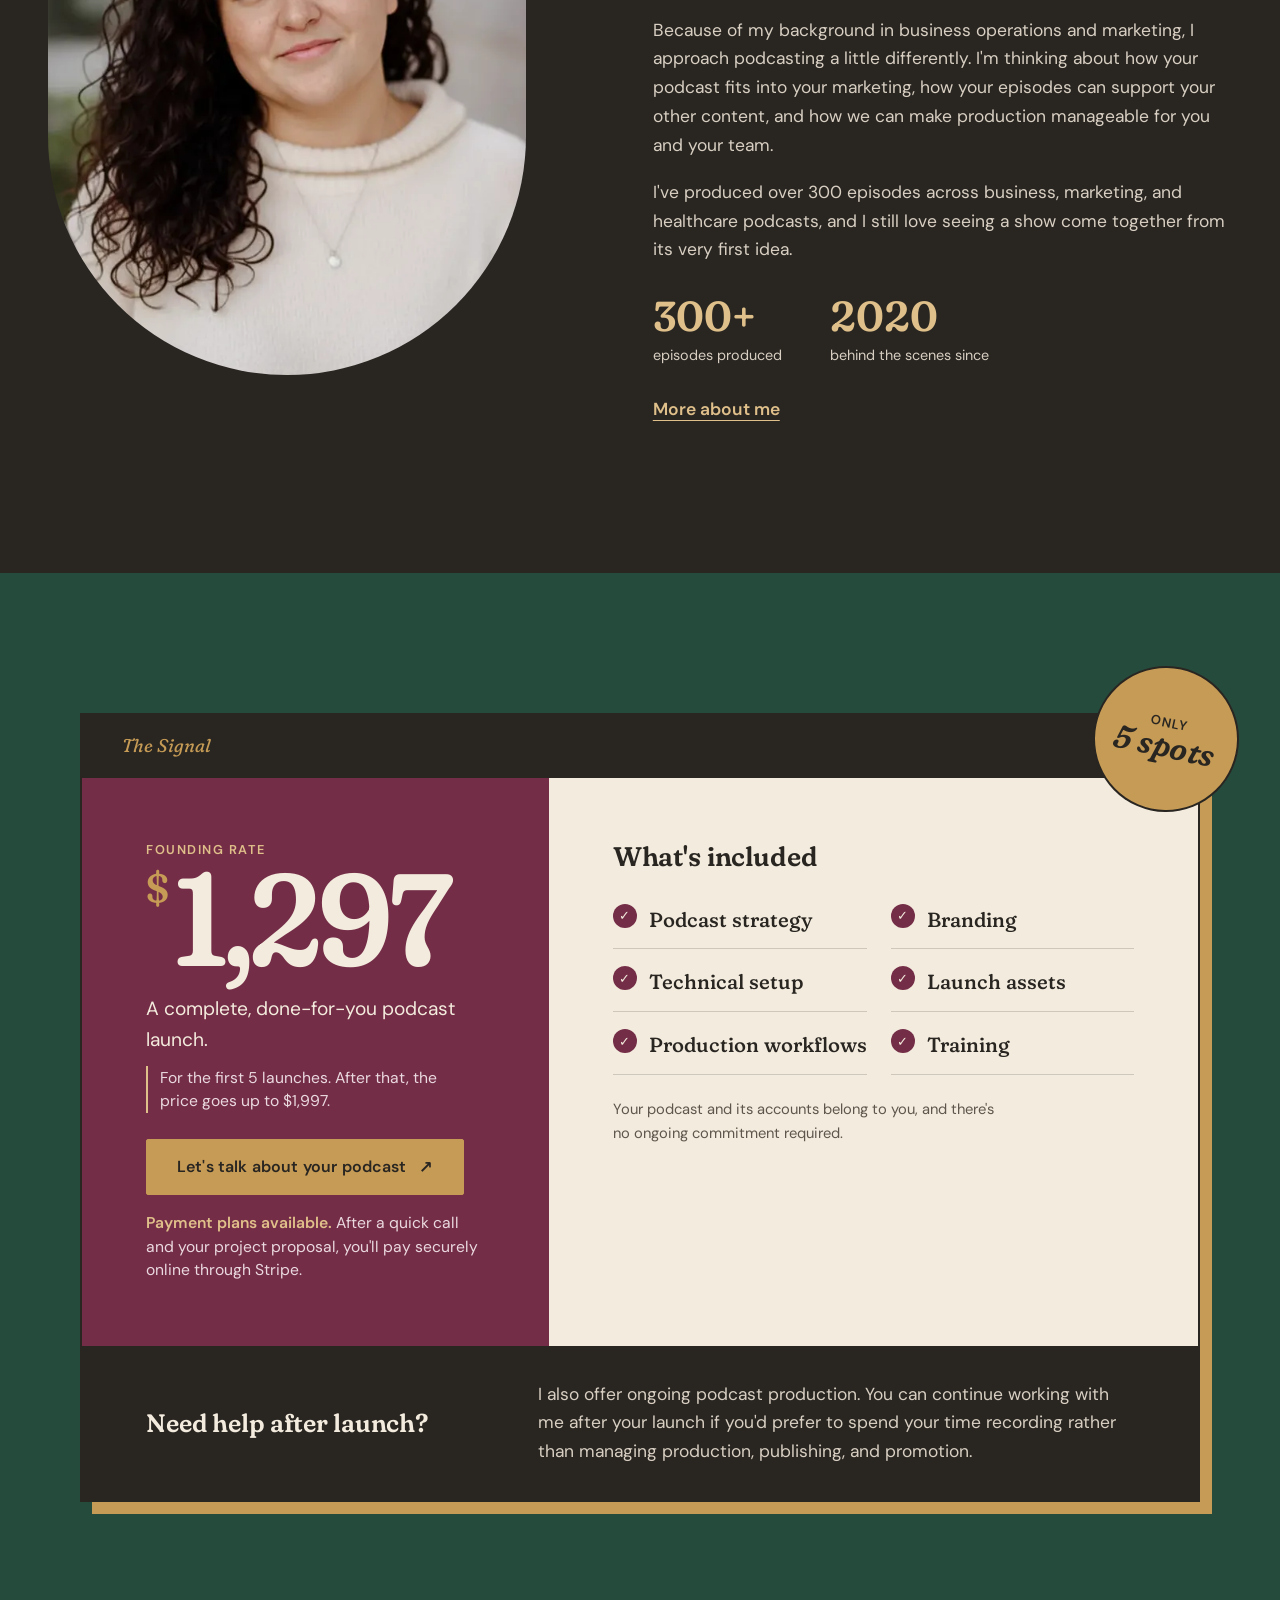
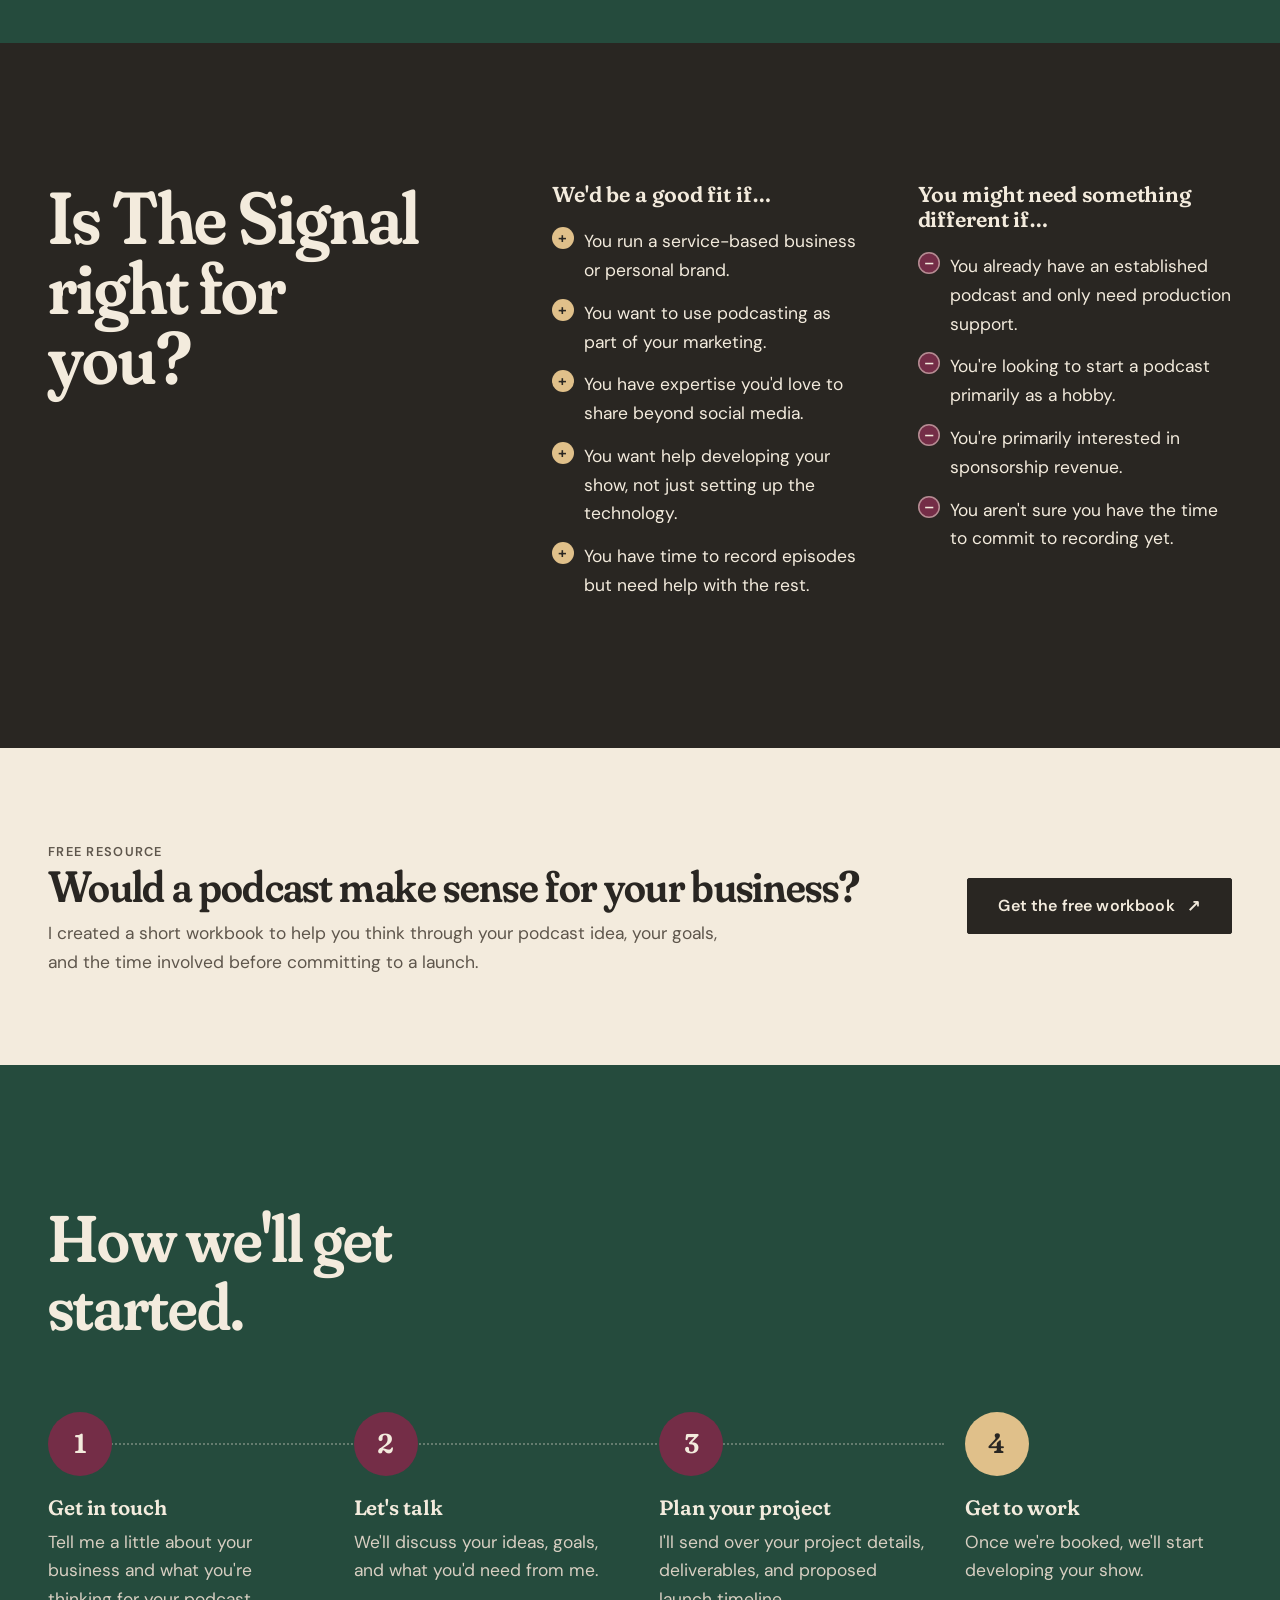
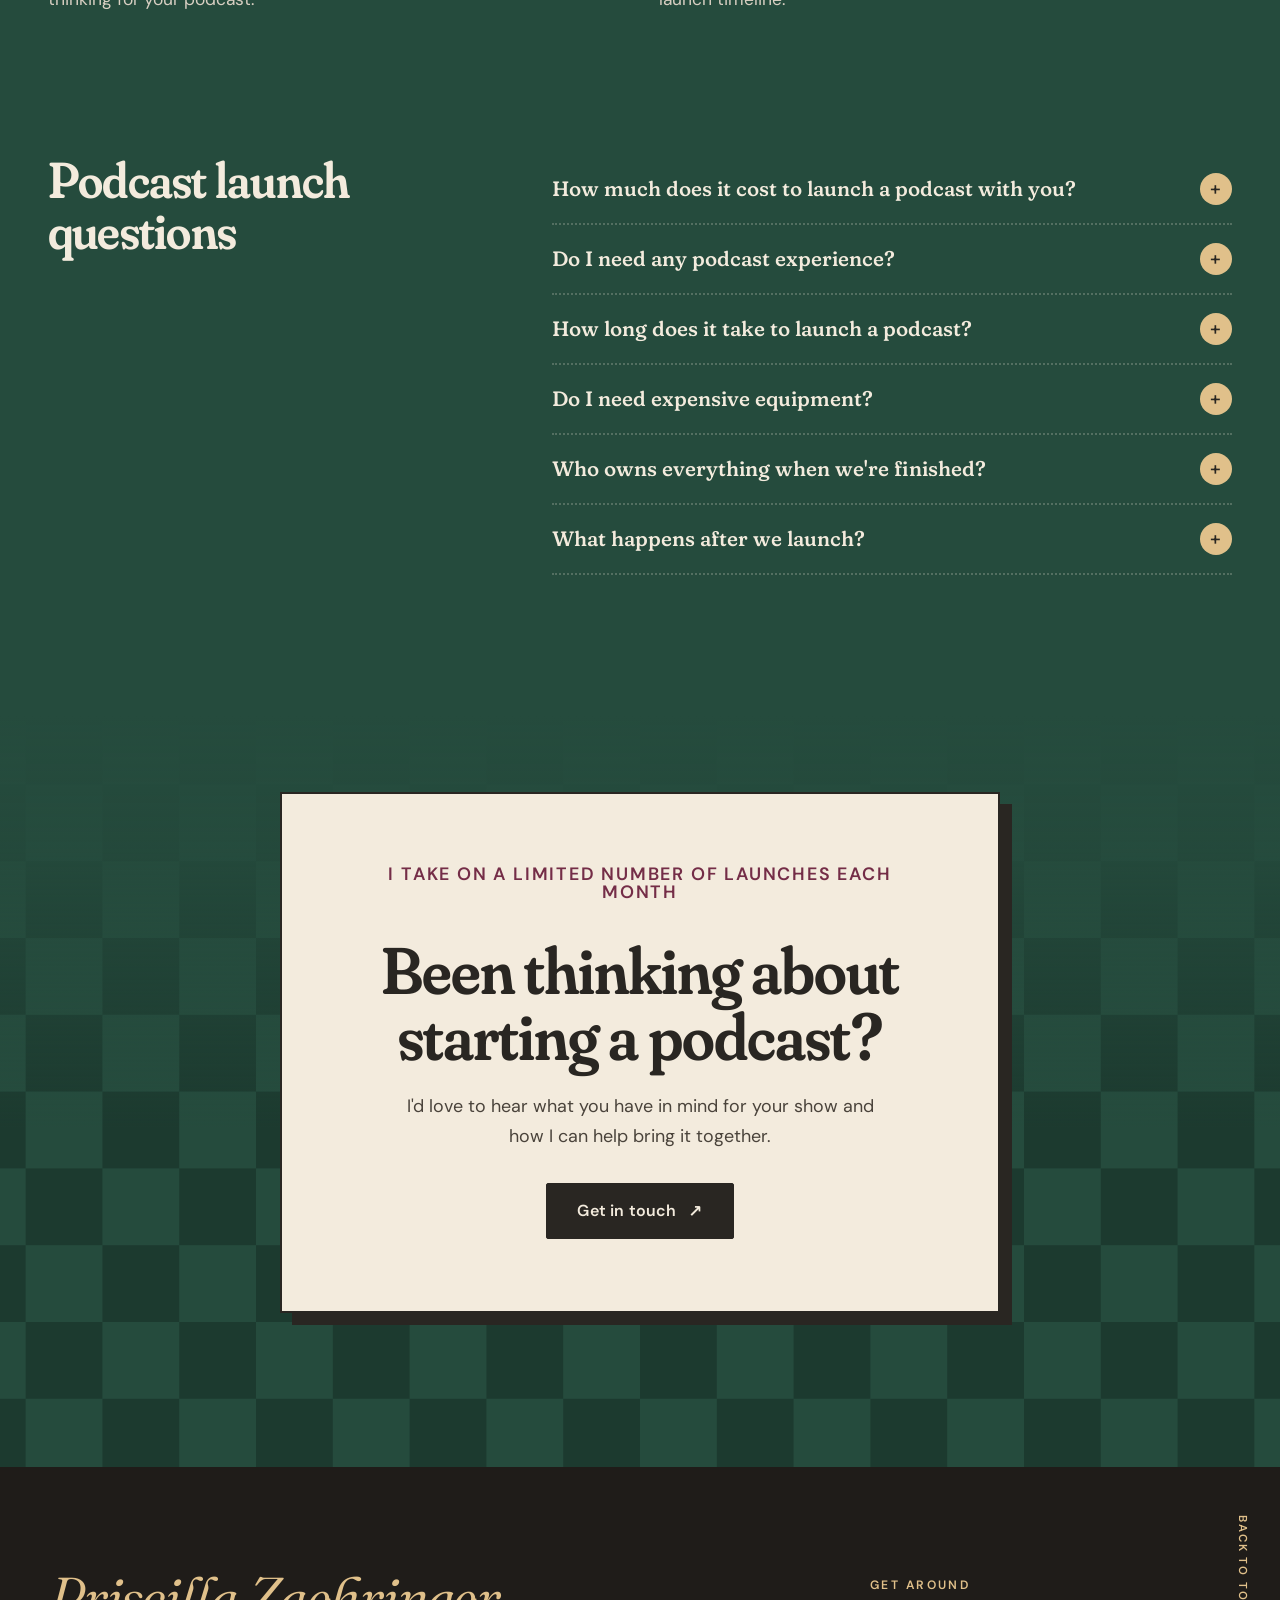
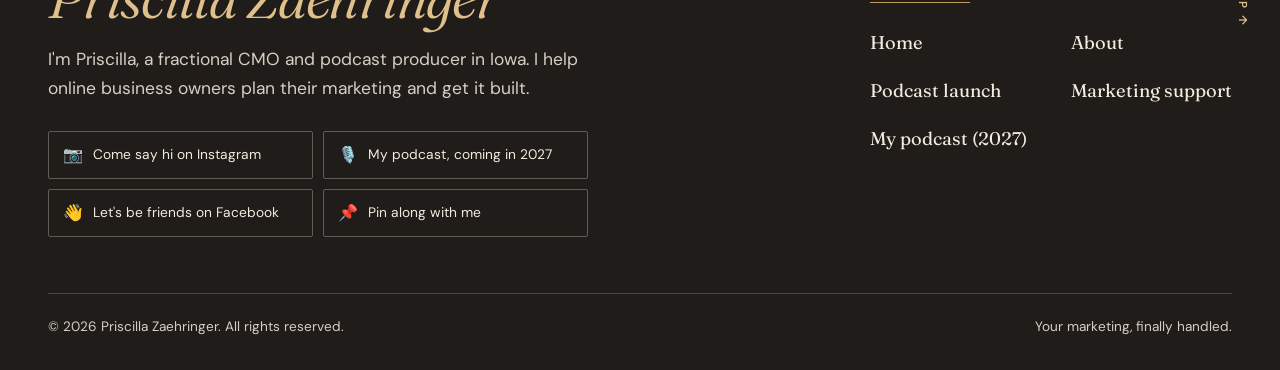
<file: podcast.html>
<!DOCTYPE html>
<html lang="en">
<head>
  <meta charset="utf-8">
  <meta name="viewport" content="width=device-width, initial-scale=1">
  <meta name="theme-color" content="#254B3D">
  <meta name="color-scheme" content="light">
  <!-- noindex while staging. Remove this tag at launch. -->
  <meta name="robots" content="noindex, nofollow">
  <title>Done-for-You Podcast Launch Service for Business Owners | The Signal</title>
  <meta name="description" content="The Signal is a done-for-you podcast launch for business owners: strategy, branding, technical setup, launch, and a production process you can keep using. $1,297, 6 to 8 weeks.">
  <meta property="og:type" content="website">
  <meta property="og:title" content="Done-for-You Podcast Launch Service for Business Owners | The Signal">
  <meta property="og:description" content="A done-for-you podcast launch for business owners: podcast strategy, branding, technical setup, launch preparation, and a documented production process. $1,297, 6 to 8 weeks.">
  <meta property="og:url" content="https://priscillazaehringer.com/services/podcast/">
  <link rel="preload" href="/assets/fonts/fraunces-var.woff2" as="font" type="font/woff2" crossorigin>
  <link rel="preload" href="/assets/fonts/dm-sans-var.woff2" as="font" type="font/woff2" crossorigin>
  <style>
    /* ================================================================
       The Signal — Vol. 01. Vintage recording studio meets boutique
       service. Concept: the page is a record sleeve. Three signature
       elements only: the vinyl disc, sleeve typography (side / track
       labels against oversized Fraunces) and the triple groove rule.
       Standalone: this page does not load tokens.css or finish.css.
       ================================================================ */
    @font-face { font-family: 'Fraunces'; src: url('/assets/fonts/fraunces-var.woff2') format('woff2');
      font-weight: 100 900; font-style: normal; font-display: swap; }
    @font-face { font-family: 'Fraunces'; src: url('/assets/fonts/fraunces-italic-var.woff2') format('woff2');
      font-weight: 100 900; font-style: italic; font-display: swap; }
    @font-face { font-family: 'DM Sans'; src: url('/assets/fonts/dm-sans-var.woff2') format('woff2');
      font-weight: 100 1000; font-style: normal; font-display: swap; }

    @font-face { font-family: 'Caveat'; src: url('/assets/fonts/caveat-var.woff2') format('woff2');
      font-weight: 400 700; font-style: normal; font-display: swap; }

    :root {
      --paper: #F3EBDD;  --paper-2: #EAE0CF;
      --forest: #254B3D;
      --mulberry: #742D47;
      --gold: #C69B55;          /* rules, artwork, large numerals on dark only */
      --ink: #292622;
      --muted: #5E564C;         /* secondary text on paper (6.1:1) */
      --rule: rgba(41,38,34,0.18);
      --rule-light: rgba(243,235,221,0.22);

      --serif: 'Fraunces', Georgia, 'Times New Roman', serif;
      --sans: 'DM Sans', system-ui, -apple-system, 'Segoe UI', sans-serif;

      --wrap: 1280px;
      --gutter: clamp(20px, 4vw, 48px);
      --sec: clamp(88px, 11vw, 160px);
      --stack-h: 64px;
    }

    *, *::before, *::after { box-sizing: border-box; }
    html { -webkit-text-size-adjust: 100%; scroll-behavior: smooth; scroll-padding-top: calc(var(--stack-h) + 12px); }
    @media (prefers-reduced-motion: reduce) { html { scroll-behavior: auto; } }
    body { margin: 0; padding-top: var(--stack-h); overflow-x: clip; background: #1F1C19; color: var(--ink);
      font-family: var(--sans); font-size: clamp(1rem, 0.96rem + 0.2vw, 1.09rem); line-height: 1.65;
      -webkit-font-smoothing: antialiased; font-variant-numeric: lining-nums; }
    img { max-width: 100%; height: auto; display: block; }
    p { margin: 0 0 1.05em; }
    a { color: var(--mulberry); }
    h1, h2, h3 { font-family: var(--serif); font-weight: 420; margin: 0; color: inherit;
      font-variation-settings: 'SOFT' 50, 'WONK' 0; letter-spacing: -0.02em; line-height: 1; }
    h2 { font-size: clamp(2.3rem, 1.4rem + 3.4vw, 4.4rem); font-weight: 600; letter-spacing: -0.015em; line-height: 1.02;
      font-variation-settings: 'SOFT' 100, 'WONK' 1, 'opsz' 144; }
    h3 { font-size: clamp(1.35rem, 1.15rem + 0.8vw, 1.85rem); line-height: 1.15; letter-spacing: -0.005em; }
    h1 em, h2 em, h3 em { font-style: italic; font-weight: 500; color: var(--mulberry); }
    ::selection { background: var(--gold); color: var(--ink); }
    :focus-visible { outline: 2px solid var(--mulberry); outline-offset: 3px; }

    .wrap { width: 100%; max-width: var(--wrap); margin-inline: auto; padding-inline: var(--gutter); }
    .sec { padding-block: var(--sec); position: relative; }
    .sr-only { position: absolute; width: 1px; height: 1px; padding: 0; margin: -1px; overflow: hidden; clip: rect(0 0 0 0); white-space: nowrap; border: 0; }
    .skip-link { position: absolute; left: 12px; top: -60px; z-index: 100; background: var(--ink); color: var(--paper); padding: 10px 16px; text-decoration: none; }
    .skip-link:focus { top: 12px; }

    /* faint paper tooth, nothing distressed */
    #grain { position: fixed; inset: 0; z-index: 40; pointer-events: none; opacity: 0.14; mix-blend-mode: overlay;
      background-image: url("data:image/svg+xml,%3Csvg xmlns='http://www.w3.org/2000/svg' width='240' height='240'%3E%3Cfilter id='n'%3E%3CfeTurbulence type='fractalNoise' baseFrequency='0.9' numOctaves='3' stitchTiles='stitch'/%3E%3C/filter%3E%3Crect width='100%25' height='100%25' filter='url(%23n)'/%3E%3C/svg%3E"); }

    /* ---- small tag + handwritten notes (used three times on the page) ---- */
    .tag { display: inline-block; font: 600 0.8rem/1 var(--sans); letter-spacing: 0.1em; text-transform: uppercase;
      color: var(--mulberry); margin: 0 0 18px; }
    .on-dark .tag { color: #E0C08A; }
    .nw { white-space: nowrap; }
    .hand { font-family: 'Caveat', 'Segoe Script', cursive; font-weight: 600; line-height: 1; }
    .note { position: absolute; display: flex; align-items: flex-end; gap: 6px; font-size: clamp(1.6rem, 1.3rem + 0.8vw, 2.1rem);
      pointer-events: none; z-index: 4; }
    .note svg { width: 54px; height: 40px; flex: none; }
    .note path { fill: none; stroke: currentColor; stroke-width: 2; stroke-linecap: round; stroke-linejoin: round; }

    /* ---- Buttons + links ---- */
    .btn { display: inline-flex; align-items: center; justify-content: center; gap: 12px; min-height: 56px; padding: 0 30px;
      border: 1.5px solid var(--ink); border-radius: 2px; background: var(--ink); color: var(--paper);
      font: 600 1rem/1 var(--sans); letter-spacing: 0.01em; text-decoration: none; cursor: pointer;
      transition: background 0.2s ease, border-color 0.2s ease, color 0.2s ease; }
    .btn:hover { background: var(--mulberry); border-color: var(--mulberry); }
    .btn .arr { font-size: 1.05em; transition: transform 0.2s ease; }
    .btn:hover .arr { transform: translate(2px, -2px); }
    .btn-paper { background: var(--paper); color: var(--mulberry); border-color: var(--paper); }
    .btn-paper:hover { background: transparent; color: var(--paper); border-color: var(--paper); }
    .btn-gold { background: var(--gold); color: var(--ink); border-color: var(--gold); }
    .btn-gold:hover { background: var(--paper); border-color: var(--paper); color: var(--ink); }
    .link { color: var(--mulberry); font-weight: 600; text-decoration: underline; text-decoration-thickness: 1px;
      text-underline-offset: 5px; display: inline-flex; align-items: center; min-height: 44px; }
    .link:hover { text-decoration-thickness: 2px; }

    /* ---- Header ---- */
    .top-stack { position: fixed; inset: 0 0 auto 0; z-index: 50; }
    .site-header { background: var(--forest); color: var(--paper); transition: box-shadow 0.25s ease; }
    .site-header.stuck { box-shadow: 0 6px 22px rgba(41,38,34,0.25); }
    .nav { display: grid; grid-template-columns: 1fr auto 1fr; align-items: center; gap: 24px;
      max-width: var(--wrap); margin-inline: auto; padding: 10px var(--gutter); }
    .wordmark { font-family: var(--serif); font-size: 1.25rem; color: var(--paper); text-decoration: none; justify-self: start;
      display: inline-flex; align-items: center; min-height: 44px; }
    .nav-center { display: flex; gap: 32px; }
    .nav-center a { color: var(--paper); text-decoration: none; font-size: 0.95rem; opacity: 0.85; }
    .nav-center a:hover, .nav-center a[aria-current] { opacity: 1; }
    .nav-center a[aria-current] { text-decoration: underline; text-decoration-color: var(--gold); text-underline-offset: 8px; }
    .nav-cta { justify-self: end; display: flex; align-items: center; gap: 8px; }
    .nav-pill { min-height: 40px; padding: 0 18px; border: 1px solid var(--paper); border-radius: 2px; background: var(--paper);
      color: var(--forest); font: 600 0.9rem/1 var(--sans); cursor: pointer; transition: background 0.2s, color 0.2s; }
    .nav-pill:hover { background: transparent; color: var(--paper); }
    .nav-toggle { display: none; width: 44px; height: 44px; padding: 0; border: 0; background: none; color: var(--paper); cursor: pointer; place-items: center; }
    .nav-toggle .bars { position: relative; display: block; width: 22px; height: 16px; }
    .nav-toggle .bars i { position: absolute; left: 0; width: 100%; height: 1.5px; background: currentColor; transition: top 0.2s ease, transform 0.2s ease, opacity 0.14s ease; }
    .nav-toggle .bars i:nth-child(1) { top: 0; } .nav-toggle .bars i:nth-child(2) { top: 7px; } .nav-toggle .bars i:nth-child(3) { top: 14px; }
    .nav-toggle[aria-expanded="true"] .bars i:nth-child(1) { top: 7px; transform: rotate(45deg); }
    .nav-toggle[aria-expanded="true"] .bars i:nth-child(2) { opacity: 0; }
    .nav-toggle[aria-expanded="true"] .bars i:nth-child(3) { top: 7px; transform: rotate(-45deg); }
    .mobile-menu { display: none; position: absolute; top: 100%; left: 0; right: 0; background: var(--forest); border-top: 1px solid var(--rule-light); }
    .mm-inner { overflow: hidden; visibility: hidden; transition: visibility 0s 0.26s; }
    .mobile-menu.open .mm-inner { visibility: visible; transition-delay: 0s; }
    .mm-nav { padding: 8px var(--gutter) 24px; }
    .mm-link { display: flex; align-items: center; min-height: 52px; color: var(--paper); text-decoration: none;
      font-family: var(--serif); font-size: 1.2rem; border-bottom: 1px solid var(--rule-light); }
    .mm-link[aria-current] { color: var(--gold); }
    .mm-cta { width: 100%; min-height: 52px; margin-top: 20px; border: 0; border-radius: 2px; background: var(--paper); color: var(--forest); font: 600 1rem/1 var(--sans); cursor: pointer; }
    @media (max-width: 760px) {
      .nav { grid-template-columns: 1fr auto; } .nav-center { display: none; } .nav-toggle { display: inline-grid; }
      .mobile-menu { display: grid; grid-template-rows: 0fr; transition: grid-template-rows 0.26s ease; }
      .mobile-menu.open { grid-template-rows: 1fr; }
    }
    @media (max-width: 430px) { .nav-cta .nav-pill { display: none; } }
    @media (prefers-reduced-motion: reduce) { .mobile-menu, .mm-inner, .nav-toggle .bars i { transition: none; } }

    /* ================= HERO: title-led, off-centre, overlapping ================= */
    .hero { position: relative; background: var(--forest); color: var(--paper); overflow: hidden;
      padding: clamp(40px, 5vw, 72px) 0 clamp(80px, 9vw, 128px); }
    .hero-grid { position: relative; display: grid; grid-template-columns: repeat(12, minmax(0, 1fr)); column-gap: clamp(16px, 2vw, 28px); }
    .hero-title { grid-column: 1 / span 8; grid-row: 1; position: relative; z-index: 3; margin: 0; }
    .hero-title .t-the { display: block; font-style: italic; font-weight: 400; font-size: clamp(1.8rem, 1rem + 2.6vw, 3.4rem);
      color: var(--gold); line-height: 1; margin: 0 0 -0.2em 0.12em; }
    .hero-title .t-signal { display: block; font-weight: 600; font-size: clamp(5.2rem, 1rem + 15vw, 15.5rem); line-height: 0.82;
      letter-spacing: -0.045em; font-variation-settings: 'SOFT' 100, 'WONK' 1, 'opsz' 144; }
    .hero-title .t-dfy { display: block; margin-top: 1.3em; font-weight: 500; font-size: clamp(1.45rem, 1rem + 1.6vw, 2.5rem);
      line-height: 1.1; letter-spacing: -0.01em; max-width: 18ch; }
    .hero-title .t-dfy em { color: var(--gold); font-weight: 450; }
    .hero-copy { grid-column: 1 / span 6; grid-row: 2; position: relative; z-index: 3; margin-top: clamp(28px, 3.5vw, 48px); }
    .tagline { font-family: var(--serif); font-style: italic; font-weight: 400; font-size: clamp(1.3rem, 1.05rem + 0.8vw, 1.75rem);
      line-height: 1.25; color: var(--gold); margin: 0 0 14px; font-variation-settings: 'SOFT' 100; max-width: 22ch; }
    .hero .lede { font-size: clamp(1.05rem, 1rem + 0.3vw, 1.2rem); line-height: 1.6; max-width: 40ch; margin: 0 0 30px; color: rgba(243,235,221,0.9); }
    .hero-cta { display: flex; align-items: center; flex-wrap: wrap; gap: 14px 26px; }
    .hero-meta { margin: 0; font-family: var(--serif); font-size: 1.25rem; font-variation-settings: 'SOFT' 100; }
    .hero-meta span + span::before { content: "·"; margin: 0 0.5em; color: var(--gold); }
    /* background video, tinted forest so the title stays readable */
    .hero.has-video { min-height: min(calc(100svh - var(--stack-h)), 900px); display: flex; align-items: center; }
    .hero .hero-grid { width: 100%; }
    .bg-video { position: absolute; inset: 0; width: 100%; height: 100%; object-fit: cover; object-position: 72% 30%; z-index: 0; }
    .hero.has-video::before { content: ""; position: absolute; inset: 0; z-index: 1; pointer-events: none;
      background: linear-gradient(90deg, rgba(37,75,61,0.97) 0%, rgba(37,75,61,0.9) 38%, rgba(37,75,61,0.55) 68%, rgba(37,75,61,0.25) 100%); }
    .hero.has-video::after { content: ""; position: absolute; inset: 0; z-index: 1; pointer-events: none;
      background: rgba(116,45,71,0.10); mix-blend-mode: multiply; }
    .hero .hero-grid { z-index: 2; }
    .video-toggle { position: absolute; z-index: 3; right: var(--gutter); bottom: 24px; display: inline-flex; align-items: center; gap: 8px;
      min-height: 44px; padding: 0 16px; border-radius: 2px; border: 1px solid rgba(243,235,221,0.5); background: rgba(37,75,61,0.7);
      color: var(--paper); font: 600 0.85rem/1 var(--sans); cursor: pointer; }
    .video-toggle:hover { background: var(--forest); }
    .vt-icon { font-size: 0.7rem; letter-spacing: -1px; }
    .video-toggle[hidden] { display: none; }
    @media (max-width: 900px) {
      .hero-title, .hero-copy { grid-column: 1 / -1; }
      .hero .hero-title .t-signal { font-size: 25vw; }
      .hero.has-video { min-height: 0; padding-bottom: 0; flex-direction: column; align-items: stretch; }
      .bg-video { position: relative; inset: auto; order: 2; height: 62vw; max-height: 420px; object-position: 70% 25%; }
      .hero.has-video::before { background: linear-gradient(180deg, var(--forest) 0%, var(--forest) calc(100% - 62vw - 60px), rgba(37,75,61,0) calc(100% - 62vw + 40px)); }
      .hero.has-video::after { display: none; }
      .hero .hero-grid { padding-bottom: 32px; }
      .video-toggle { bottom: 16px; right: 16px; }
    }

    /* ================= IN ROTATION: the portfolio, leaning in the crate ================= */
    .rotation { position: relative; }
    .rot-head { display: grid; grid-template-columns: minmax(0, 7fr) minmax(0, 5fr); gap: 24px 48px; align-items: end; }
    .rot-head h2 { font-size: clamp(2.2rem, 1.3rem + 2.8vw, 3.6rem); line-height: 1; }
    .rot-head > p { margin: 0 0 8px; color: var(--muted); max-width: 34ch; }
    .crate { display: grid; grid-template-columns: repeat(3, minmax(0, 1fr)); gap: clamp(24px, 3.5vw, 48px); list-style: none;
      max-width: 1040px; margin: clamp(48px, 5vw, 72px) 0 0; padding: 0; }
    .crate img { width: 100%; aspect-ratio: 1; object-fit: cover; box-shadow: 0 24px 40px -24px rgba(0,0,0,0.6); }
    .crate .cap { display: block; padding-top: 14px; }
    .crate .name { display: block; font-family: var(--serif); font-weight: 560; font-size: clamp(1.05rem, 0.95rem + 0.4vw, 1.25rem);
      line-height: 1.25; font-variation-settings: 'SOFT' 100; }
    .crate .cat { display: block; color: var(--muted); font-size: 0.9rem; }
    .charts-line { margin: clamp(48px, 5vw, 72px) 0 0; max-width: 1040px; font-family: var(--serif); font-weight: 450;
      font-size: clamp(1.15rem, 1rem + 0.6vw, 1.5rem); line-height: 1.3; font-variation-settings: 'SOFT' 100; }
    .charts-line b { white-space: nowrap; font-weight: 600; font-style: italic; font-size: 1.35em; line-height: 0.9; color: var(--mulberry); letter-spacing: -0.02em;
      font-variation-settings: 'SOFT' 100, 'WONK' 1; }
    @media (max-width: 760px) {
      .rot-head { grid-template-columns: 1fr; }
      .crate { grid-template-columns: 1fr 1fr; gap: 28px 18px; }
      .crate li:nth-child(3) { grid-column: 1 / -1; width: calc(50% - 9px); }
    }

    /* ================= LINER NOTES: text + an oversized quote, no box ================= */
    .notes { background: var(--paper-2); overflow: hidden; }
    .notes-grid { display: grid; grid-template-columns: repeat(12, minmax(0, 1fr)); column-gap: clamp(16px, 2vw, 28px); align-items: start; }
    .notes-text { grid-column: 1 / span 6; }
    .notes h2 { max-width: 13ch; margin-bottom: 28px; }
    .notes .lede { font-size: clamp(1.1rem, 1rem + 0.4vw, 1.28rem); line-height: 1.55; }
    .notes .body { color: var(--muted); }
    .notes-quote { grid-column: 8 / span 5; position: relative; margin: clamp(80px, 12vw, 180px) 0 0; }
    .notes-quote::before { content: "\201C"; position: absolute; left: -0.08em; top: -0.62em; font-family: var(--serif); font-weight: 600;
      font-size: clamp(9rem, 6rem + 8vw, 15rem); line-height: 1; color: var(--gold); opacity: 0.55; z-index: 0; }
    .notes-quote blockquote { position: relative; z-index: 1; margin: 0; font-family: var(--serif); font-style: italic; font-weight: 450;
      font-size: clamp(1.7rem, 1.2rem + 1.8vw, 2.7rem); line-height: 1.15; letter-spacing: -0.01em; font-variation-settings: 'SOFT' 100, 'WONK' 1; }
    .notes-quote blockquote span { color: var(--mulberry); }
    @media (max-width: 860px) { .notes-text, .notes-quote { grid-column: 1 / -1; } .notes-quote { margin-top: 88px; } }

    /* ================= THE BACK OF THE SLEEVE: Side A tracklist + Side B ================= */
    .sleeve-back { position: relative; background: var(--forest); color: var(--paper); overflow: hidden; }
    .sleeve-back h2 em { color: var(--gold); }
    .side-a { position: relative; display: grid; grid-template-columns: repeat(12, minmax(0, 1fr)); column-gap: clamp(16px, 2vw, 28px); }
    .side-a-main { grid-column: 1 / span 7; position: relative; z-index: 2; }
    .side-a-main h2 { font-size: clamp(2.6rem, 1.4rem + 4vw, 5.4rem); margin-bottom: 18px; }
    .side-a-main > p { color: #EAE2D4; font-size: 1.12rem; max-width: 40ch; margin-bottom: clamp(44px, 5vw, 64px); }
    .tracklist { list-style: none; margin: 0; padding: 0; }
    .tracklist li { padding: 0 0 clamp(32px, 3.4vw, 44px); }
    .tracklist .row { display: flex; align-items: baseline; gap: 14px; }
    .tracklist .no { flex: none; width: 2.6ch; font-family: var(--serif); font-style: italic; font-weight: 400; font-size: clamp(1.5rem, 1.2rem + 1vw, 2.1rem);
      color: var(--gold); }
    .tracklist h3 { flex: none; font-weight: 560; font-size: clamp(1.4rem, 1.1rem + 1.1vw, 2.2rem); font-variation-settings: 'SOFT' 100; max-width: 70%; }
    .tracklist .dots { flex: 1 1 auto; min-width: 24px; border-bottom: 2px dotted rgba(243,235,221,0.28); transform: translateY(-0.3em); }
    .tracklist .time { flex: none; font: 600 0.95rem/1.2 var(--sans); letter-spacing: 0.02em; color: #E0C08A; }
    .tracklist p { margin: 10px 0 0 calc(2.6ch * 1.6 + 14px); max-width: 48ch; color: #EAE2D4; font-size: 1.06rem; line-height: 1.6; }
    .side-a-disc { grid-column: 8 / span 5; position: relative; z-index: 1; }
    .side-a-disc { align-self: center; justify-self: end; width: 100%; max-width: 380px; }
    .side-a-disc .disc { width: 100%; }
    @keyframes spin { to { transform: rotate(360deg); } }
    .side-b { position: relative; z-index: 2; display: grid; grid-template-columns: repeat(12, minmax(0, 1fr)); column-gap: clamp(16px, 2vw, 28px);
      margin-top: clamp(72px, 9vw, 128px); }
    .side-b > div { grid-column: 4 / -1; }
    .side-b h2 { font-size: clamp(2rem, 1.3rem + 2.6vw, 3.6rem); max-width: 16ch; margin-bottom: 16px; }
    .side-b > div > p { color: #EAE2D4; font-size: 1.12rem; max-width: 52ch; }
    .b-list { columns: 2; column-gap: clamp(32px, 5vw, 72px); list-style: none; margin: 40px 0 0; padding: 0; counter-reset: b; }
    .b-list li { counter-increment: b; break-inside: avoid; position: relative; padding: 9px 0 9px 3em; color: #F3EBDD; font-size: 1.08rem;
      border-bottom: 1px solid rgba(243,235,221,0.12); }
    .b-list li::before { content: "B" counter(b); position: absolute; left: 0; top: 13px; font: 600 0.78rem/1.3 var(--sans); letter-spacing: 0.06em; color: #E0C08A; }
    @media (max-width: 900px) {
      .side-a-main, .side-b > div { grid-column: 1 / -1; }
      .side-a-disc { display: none; }
      .side-a-disc .disc { width: 100%; margin: 0; }
      .b-list { columns: 2; }
    }
    @media (max-width: 520px) {
      .tracklist .row { flex-wrap: wrap; } .tracklist h3 { max-width: none; flex: 1 1 calc(100% - 3.4em); }
      .tracklist .dots { display: none; } .tracklist .time { width: 100%; padding-left: calc(2.6ch * 1.6 + 14px); }
      .tracklist p { margin-left: calc(2.6ch * 1.6 + 14px); }
      .b-list { columns: 1; }
    }

    /* ================= PRODUCED BY ================= */
    .producer { position: relative; overflow: hidden; }
    .prod-grid { display: grid; grid-template-columns: repeat(12, minmax(0, 1fr)); column-gap: clamp(16px, 2vw, 28px); align-items: center; }
    .prod-ghost { position: absolute; left: -0.04em; top: 0.18em; z-index: 0; margin: 0; font-family: var(--serif); font-style: italic; font-weight: 600;
      font-size: clamp(6rem, 2rem + 16vw, 17rem); line-height: 1; letter-spacing: -0.04em; color: var(--paper-2); pointer-events: none;
      font-variation-settings: 'SOFT' 100, 'WONK' 1; white-space: nowrap; }
    .portrait { grid-column: 1 / span 5; position: relative; z-index: 1; margin: clamp(56px, 7vw, 96px) 0 0; }
    .portrait img { width: 100%; aspect-ratio: 4 / 5; object-fit: cover; object-position: 50% 20%; border-radius: 0 0 999px 999px; }
    .prod-text { grid-column: 7 / span 6; position: relative; z-index: 1; }
    .producer h2 { margin-bottom: 26px; }
    .producer .lede { font-size: clamp(1.1rem, 1rem + 0.4vw, 1.28rem); line-height: 1.55; }
    .credits { display: flex; flex-wrap: wrap; gap: 16px 48px; margin: 32px 0 20px; }
    .credits div { display: flex; flex-direction: column-reverse; gap: 6px; }
    .credits dt { font-size: 0.9rem; color: var(--muted); }
    .credits dd { margin: 0; font-family: var(--serif); font-weight: 600; font-size: clamp(2rem, 1.5rem + 1.4vw, 2.8rem); line-height: 1;
      color: var(--forest); font-variation-settings: 'SOFT' 100, 'WONK' 1; }
    @media (max-width: 860px) { .portrait { grid-column: 1 / span 10; max-width: 380px; } .prod-text { grid-column: 1 / -1; margin-top: 40px; } }

    /* ================= PRICING: the 70s print ad (the one deliberate box) ================= */
    .pricing { background: var(--paper-2); }
    .ad { position: relative; max-width: 1080px; margin-inline: auto; border: 2px solid var(--ink); background: var(--paper);
      box-shadow: 12px 12px 0 var(--forest); transform: rotate(-0.6deg); }
    .ad-strip { display: flex; justify-content: space-between; gap: 16px; flex-wrap: wrap; padding: 16px clamp(20px, 4vw, 40px);
      background: var(--ink); color: var(--paper); font-family: var(--serif); font-size: 1.15rem; font-variation-settings: 'SOFT' 100; }
    .ad-strip span:last-child { color: var(--gold); font-style: italic; }
    .ad-body { display: grid; grid-template-columns: minmax(0, 6fr) minmax(0, 5fr); gap: clamp(36px, 6vw, 88px); padding: clamp(32px, 6vw, 72px); align-items: center; }
    .price { font-family: var(--serif); font-weight: 600; font-size: clamp(4.6rem, 2.6rem + 8vw, 9.5rem); line-height: 0.85;
      letter-spacing: -0.03em; margin: 0 0 18px; font-variation-settings: 'SOFT' 100, 'WONK' 1, 'opsz' 144; }
    .price sup { font-size: 0.32em; vertical-align: 1.5em; margin-right: 6px; letter-spacing: 0; color: var(--mulberry); }
    .ad .sub { font-size: 1.15rem; margin-bottom: 30px; }
    .ad .small { margin: 16px 0 0; font-size: 0.92rem; color: var(--muted); }
    .ad-list h3 { font-weight: 600; font-variation-settings: 'SOFT' 100; margin-bottom: 14px; }
    .ad-list ul { list-style: none; margin: 0; padding: 0; }
    .ad-list li { position: relative; padding: 8px 0 8px 34px; font-size: 1.1rem; }
    .ad-list li::before { content: "\2713"; position: absolute; left: 0; top: 6px; width: 24px; height: 24px; border-radius: 50%;
      background: var(--forest); color: var(--paper); font-size: 0.8rem; display: grid; place-items: center; }
    .encore { max-width: 1080px; margin: clamp(56px, 7vw, 88px) auto 0; display: grid; grid-template-columns: minmax(0, 5fr) minmax(0, 6fr);
      gap: 12px clamp(24px, 5vw, 72px); align-items: baseline; }
    .encore h3 { max-width: 16ch; font-weight: 600; font-variation-settings: 'SOFT' 100; font-size: clamp(1.5rem, 1.2rem + 1vw, 2.1rem); }
    .encore p { margin: 0; color: var(--muted); max-width: 52ch; }
    @media (max-width: 860px) { .ad-body, .encore { grid-template-columns: 1fr; } .ad { box-shadow: 8px 8px 0 var(--forest); transform: none; } }

    /* ================= FIT (quiet) ================= */
    .fit-grid { display: grid; grid-template-columns: repeat(12, minmax(0, 1fr)); column-gap: clamp(16px, 2vw, 28px); }
    .fit-grid > h2 { grid-column: 1 / span 4; font-size: clamp(2.6rem, 1.4rem + 4vw, 5rem); line-height: 0.95; }
    .fit-lists { grid-column: 6 / -1; display: grid; grid-template-columns: 1fr 1fr; gap: 40px clamp(28px, 4vw, 56px); }
    .fit-lists h3 { font-weight: 600; font-variation-settings: 'SOFT' 100; font-size: 1.35rem; margin-bottom: 12px; }
    .fit-lists ul { list-style: none; margin: 0; padding: 0; }
    .fit-lists li { position: relative; padding: 7px 0 7px 32px; }
    .fit-lists li::before { content: "+"; position: absolute; left: 0; top: 7px; width: 22px; height: 22px; border-radius: 50%;
      background: var(--forest); color: var(--paper); font: 600 0.95rem/22px var(--sans); text-align: center; }
    .fit-lists .no li::before { content: "\2013"; background: var(--mulberry); }
    @media (max-width: 900px) { .fit-grid > h2, .fit-lists { grid-column: 1 / -1; } .fit-lists { margin-top: 36px; } }
    @media (max-width: 600px) { .fit-lists { grid-template-columns: 1fr; } }

    /* ================= BONUS TRACK (workbook) ================= */
    .bonus { padding-block: clamp(56px, 7vw, 88px); background: var(--paper-2); }
    .bonus-grid { display: grid; grid-template-columns: minmax(0, 1fr) auto; gap: 24px clamp(24px, 5vw, 72px); align-items: center; }
    .bonus h2 { font-size: clamp(1.8rem, 1.3rem + 1.8vw, 2.8rem); margin-bottom: 10px; }
    .bonus p { margin: 0; max-width: 56ch; color: var(--muted); }
    @media (max-width: 760px) { .bonus-grid { grid-template-columns: 1fr; } .bonus .btn { justify-self: start; } }

    /* ================= UP NEXT ================= */
    .next-head { display: flex; justify-content: space-between; align-items: flex-end; gap: 20px 64px; flex-wrap: wrap; }
    .next h2 { max-width: 12ch; }
    .next-head > p { margin: 0; color: var(--muted); max-width: 40ch; }
    .cues { position: relative; display: grid; grid-template-columns: repeat(4, minmax(0, 1fr)); gap: clamp(24px, 3vw, 40px); list-style: none;
      margin: clamp(48px, 6vw, 72px) 0 0; padding: 0; counter-reset: c; }
    .cues::before { content: ""; position: absolute; left: 32px; right: calc(25% - 8px); top: 31px; border-top: 2px dotted rgba(41,38,34,0.3); }
    .cues li { position: relative; counter-increment: c; }
    .cues li::before { content: counter(c); display: grid; place-items: center; width: 64px; height: 64px; border-radius: 50%;
      background: var(--mulberry); color: var(--paper); font-family: var(--serif); font-weight: 600; font-size: 1.7rem;
      font-variation-settings: 'SOFT' 100; margin-bottom: 20px; position: relative; }
    .cues li:last-child::before { background: var(--forest); }
    .cues h3 { font-weight: 600; font-variation-settings: 'SOFT' 100; font-size: 1.3rem; margin-bottom: 8px; }
    .cues p { margin: 0; color: var(--muted); }
    @media (max-width: 860px) { .cues { grid-template-columns: 1fr 1fr; } .cues::before { display: none; } }
    @media (max-width: 480px) { .cues { grid-template-columns: 1fr; } }

    /* ================= QUESTIONS ================= */
    .faq-sec { padding-top: 0; }
    .faq-grid { display: grid; grid-template-columns: repeat(12, minmax(0, 1fr)); column-gap: clamp(16px, 2vw, 28px); }
    .faq-grid h2 { grid-column: 1 / span 4; font-size: clamp(2rem, 1.4rem + 2.2vw, 3.2rem); }
    .faq { grid-column: 6 / -1; }
    .faq details { border-bottom: 2px dotted rgba(41,38,34,0.25); }
    .faq summary { display: flex; justify-content: space-between; align-items: center; gap: 20px; min-height: 68px; padding: 16px 0;
      cursor: pointer; list-style: none; font-family: var(--serif); font-weight: 520; font-size: clamp(1.1rem, 1rem + 0.4vw, 1.3rem);
      line-height: 1.35; font-variation-settings: 'SOFT' 100; }
    .faq summary::-webkit-details-marker { display: none; }
    .faq summary::after { content: "+"; flex: none; display: grid; place-items: center; width: 32px; height: 32px; border-radius: 50%;
      background: var(--mulberry); color: var(--paper); font: 500 1.2rem/1 var(--sans); transition: transform 0.2s ease; }
    .faq details[open] summary::after { transform: rotate(45deg); }
    .faq details p { margin: 0; padding-bottom: 24px; max-width: 62ch; color: var(--muted); }
    @media (max-width: 860px) { .faq-grid h2, .faq { grid-column: 1 / -1; } .faq { margin-top: 24px; } }

    /* ================= CLOSING: the record again ================= */
    .closing { background: var(--mulberry); color: var(--paper); overflow: hidden; }
    .closing-grid { display: grid; grid-template-columns: minmax(0, 5fr) minmax(0, 6fr); gap: clamp(40px, 6vw, 96px); align-items: center; }
    .closing .disc { width: 128%; max-width: none; margin-left: -38%; }
    .closing-text { position: relative; }
    .closing h2 { font-size: clamp(2.8rem, 1.4rem + 5vw, 6rem); line-height: 0.98; margin-bottom: 28px; max-width: 10ch;
      font-variation-settings: 'SOFT' 100, 'WONK' 1, 'opsz' 144; }
    .closing h2 em { color: var(--gold); }
    .closing p { max-width: 40ch; margin-bottom: 36px; font-size: 1.12rem; }
    .closing .note { position: relative; display: inline-flex; margin: 0 0 0 22px; vertical-align: middle; color: var(--gold); transform: rotate(-4deg);
      font-size: clamp(1.7rem, 1.4rem + 0.8vw, 2.2rem); }
    @media (max-width: 860px) {
      .closing-grid { grid-template-columns: 1fr; }
      .closing .disc { width: 86%; margin: 0 0 0 -26%; order: 2; }
      .closing .note { display: flex; margin: 18px 0 0; }
    }

    /* ---- Footer ---- */
    .site-footer { position: relative; background: var(--paper-2); color: var(--ink); padding: clamp(64px, 8vw, 104px) 0 32px; }
    .site-footer a { color: var(--ink); text-decoration: none; }
    .site-footer .container { max-width: var(--wrap); margin-inline: auto; padding-inline: var(--gutter); }
    .foot-grid { display: grid; grid-template-columns: 1.5fr 1fr; gap: 56px; align-items: start; }
    .foot-script { font-family: var(--serif); font-style: italic; font-weight: 340; font-size: clamp(2.4rem, 5vw, 3.6rem); line-height: 1; letter-spacing: -0.02em; color: var(--mulberry) !important; display: inline-block; }
    .foot-bio { margin-top: 18px; max-width: 46ch; color: var(--muted); }
    .foot-social { display: grid; grid-template-columns: 1fr 1fr; gap: 10px; margin-top: 28px; max-width: 540px; }
    .social-btn { display: flex; align-items: center; gap: 10px; min-height: 48px; padding: 10px 14px; border: 1px solid rgba(41,38,34,0.35);
      border-radius: 2px; font-size: 0.86rem; transition: border-color 0.15s, background 0.15s; }
    .social-btn:hover { border-color: var(--ink); background: rgba(41,38,34,0.04); }
    .social-btn .ic { font-size: 1rem; line-height: 1; }
    .foot-explore { justify-self: end; }
    .foot-h { font: 600 0.76rem/1.3 var(--sans); letter-spacing: 0.2em; text-transform: uppercase; color: var(--forest);
      margin: 0 0 18px; padding-bottom: 8px; border-bottom: 1px solid var(--gold); display: inline-block; }
    .explore-cols { display: grid; grid-template-columns: 1fr 1fr; gap: 4px 40px; font-family: var(--serif); font-size: 1.15rem; }
    .explore-cols a { display: flex; align-items: center; min-height: 44px; }
    .explore-cols a:hover { color: var(--mulberry); }
    .back-to-top { position: absolute; top: 48px; right: 28px; writing-mode: vertical-rl; font-size: 0.72rem; letter-spacing: 0.16em;
      text-transform: uppercase; font-weight: 600; color: var(--mulberry) !important; }
    .foot-bottom { margin-top: 56px; padding-top: 22px; border-top: 1px solid var(--rule); font-size: 0.85rem; color: var(--muted);
      display: flex; justify-content: space-between; gap: 20px; flex-wrap: wrap; }
    @media (max-width: 760px) {
      .foot-grid { grid-template-columns: 1fr; gap: 40px; } .foot-explore { justify-self: start; }
      .foot-social { grid-template-columns: 1fr; } .back-to-top { display: none; }
    }

    /* ---- Inquiry drawer ---- */
    .drawer-overlay { position: fixed; inset: 0; z-index: 60; background: rgba(41,38,34,0.5); opacity: 0; pointer-events: none; transition: opacity 0.3s ease; }
    .drawer-overlay.open { opacity: 1; pointer-events: auto; }
    .drawer { position: fixed; top: 0; right: 0; height: 100%; width: min(480px, 100%); z-index: 61; background: var(--paper);
      overflow-y: auto; transform: translateX(100%); visibility: hidden;
      transition: transform 0.38s cubic-bezier(.2,.7,.2,1), visibility 0s 0.38s, box-shadow 0.38s ease; }
    .drawer.open { transform: translateX(0); visibility: visible; transition-delay: 0s; box-shadow: -24px 0 60px rgba(41,38,34,0.2); }
    @media (prefers-reduced-motion: reduce) { .drawer, .drawer-overlay { transition: none; } }
    .drawer-inner { padding: clamp(32px, 5vw, 56px); }
    .drawer-close { position: absolute; top: 14px; right: 16px; width: 44px; height: 44px; border-radius: 50%; border: 1px solid var(--rule);
      background: transparent; color: var(--ink); font-size: 1.5rem; line-height: 1; cursor: pointer; display: grid; place-items: center; }
    .drawer-close:hover { background: var(--ink); color: var(--paper); }
    .drawer .eyebrow { font: 600 0.76rem/1.3 var(--sans); letter-spacing: 0.2em; text-transform: uppercase; color: var(--forest); margin: 0 0 12px; }
    .drawer .eyebrow .heart { display: none; }
    .drawer-head h2 { font-size: clamp(1.8rem, 4vw, 2.4rem); }
    .drawer-head p { color: var(--muted); margin: 12px 0 0; }
    .inquiry-form { margin-top: 32px; }
    .field { display: block; margin-bottom: 22px; }
    .field > span { display: block; font-size: 0.92rem; font-weight: 600; margin-bottom: 6px; }
    .field .req { color: var(--mulberry); }
    .field .hint { font-weight: 400; color: var(--muted); }
    .field input, .field select, .field textarea { width: 100%; padding: 12px 14px; border-radius: 2px; border: 1px solid rgba(41,38,34,0.3);
      background: #FBF7F0; font: inherit; color: var(--ink); }
    .field textarea { resize: vertical; min-height: 96px; }
    .field input:focus-visible, .field select:focus-visible, .field textarea:focus-visible { outline: 2px solid var(--mulberry); outline-offset: 1px; border-color: var(--mulberry); }
    .opts { display: grid; gap: 6px; }
    .opt { display: flex; align-items: flex-start; gap: 10px; padding: 10px 12px; border: 1px solid var(--rule); border-radius: 2px;
      background: #FBF7F0; cursor: pointer; font-size: 0.95rem; line-height: 1.35; }
    .opt:hover { border-color: var(--forest); }
    .opt input { width: auto; margin: 2px 0 0; accent-color: var(--mulberry); flex: none; }
    .hp { position: absolute; left: -9999px; width: 1px; height: 1px; opacity: 0; }
    .form-actions { margin-top: 32px; }
    .form-actions .btn { width: 100%; }
    .form-note { display: block; color: var(--muted); font-size: 0.85rem; margin-top: 14px; text-align: center; }
    .form-status { margin: 20px 0 0; font-weight: 600; color: var(--mulberry); }
    .form-success { display: none; }
    .inquiry-form.sent > *:not(.form-success) { display: none; }
    .inquiry-form.sent .form-success { display: block; }
    .form-success .emoji { font-size: 2.2rem; line-height: 1; }
    .form-success h3 { margin: 14px 0; }
    .form-success p { color: var(--muted); }


    /* ================= Dark-led page ================= */
    .dk { --ink: #F3EBDD; --muted: #D8CFC2; --rule: rgba(243,235,221,0.2); --hi: #E0C08A; color: var(--ink); }
    .dk .tag, .dk .link, .dk h2 em, .dk h3 em, .dk .note, .dk .charts-line b, .dk .notes-quote blockquote span,
    .dk .credits dd { color: var(--hi); }
    .rotation { background: var(--mulberry); }
    .notes { background: #292622; isolation: isolate; }
    .producer { background: #292622; }
    .pricing { background: var(--forest); }
    .fit { background: #292622; }
    .next, .faq-sec { background: var(--forest); }
    .bonus { background: var(--paper); }
    .site-footer { background: #1F1C19; }

    /* the one patterned section: fine record grooves spreading from the right */
    .notes::before { content: ""; position: absolute; inset: 0; z-index: -1; pointer-events: none;
      background: repeating-radial-gradient(circle at 92% 55%, rgba(224,192,138,0.15) 0 1px, transparent 1.5px 7px);
      -webkit-mask-image: radial-gradient(circle at 92% 55%, #000 0%, rgba(0,0,0,0.85) 35%, transparent 75%);
              mask-image: radial-gradient(circle at 92% 55%, #000 0%, rgba(0,0,0,0.85) 35%, transparent 75%); }
    .notes-quote::before { opacity: 0.8; }

    .prod-ghost { color: rgba(243,235,221,0.05); }
    .fit-lists li::before { background: var(--hi); color: #292622; }
    .fit-lists .no li::before { background: var(--mulberry); color: var(--paper); box-shadow: inset 0 0 0 1.5px rgba(243,235,221,0.5); }
    .cues::before { border-top-color: rgba(243,235,221,0.3); }
    .cues li::before { background: var(--mulberry); color: var(--paper); }
    .cues li:last-child::before { background: var(--hi); color: #292622; }
    .faq details { border-bottom-color: rgba(243,235,221,0.22); }
    .faq summary::after { background: var(--hi); color: #292622; }

    /* the light moments: the print ad and the workbook band */
    .ad { --ink: #292622; --muted: #5E564C; --rule: rgba(41,38,34,0.18); color: var(--ink); box-shadow: 12px 12px 0 var(--gold); }
    .ad .btn { background: #292622; color: var(--paper); border-color: #292622; }
    .ad .btn:hover { background: var(--mulberry); border-color: var(--mulberry); }
    @media (max-width: 860px) { .ad { box-shadow: 8px 8px 0 var(--gold); } }

    /* footer on near-black */
    .site-footer a { color: var(--ink); }
    .foot-script { color: var(--hi) !important; }
    .foot-bio { color: var(--muted); }
    .social-btn { border-color: rgba(243,235,221,0.3); }
    .social-btn:hover { border-color: var(--ink); background: rgba(243,235,221,0.06); }
    .foot-h { color: var(--hi); border-bottom-color: var(--gold); }
    .explore-cols a:hover { color: var(--hi); }
    .back-to-top { color: var(--hi) !important; }
    .foot-bottom { border-top-color: var(--rule); color: var(--muted); }


    /* ================= Copy-led layout updates ================= */
    .hero-head { grid-column: 1 / span 8; grid-row: 1; position: relative; z-index: 3; }
    .hero-h1 { font-size: clamp(3rem, 1.3rem + 5.2vw, 6.6rem); font-weight: 600; line-height: 0.98; letter-spacing: -0.025em;
      font-variation-settings: 'SOFT' 100, 'WONK' 1, 'opsz' 144; max-width: 11ch; }
    .hero-h1 em { color: var(--gold); font-weight: 500; }
    .hero-copy .lede { max-width: 44ch; margin: 0 0 16px; }
    .hero-copy .hero-cta { margin-top: 30px; }
    @media (max-width: 900px) { .hero-head { grid-column: 1 / -1; } .hero-h1 { font-size: clamp(2.7rem, 11vw, 4rem); } }

    .notes-head h2 { max-width: 20ch; }
    .notes-cols { display: grid; grid-template-columns: minmax(0, 6fr) minmax(0, 5fr); gap: clamp(32px, 6vw, 96px); margin-top: clamp(36px, 4vw, 56px); }
    .notes-cols .lede { font-size: clamp(1.12rem, 1rem + 0.45vw, 1.32rem); line-height: 1.55; }
    .notes-cols .lede b { font-weight: 600; color: var(--hi); }
    .notes-cols .body { color: var(--muted); font-size: 1.06rem; }
    @media (max-width: 860px) { .notes-cols { grid-template-columns: 1fr; } }

    .side-a-main h2 { margin-bottom: clamp(40px, 5vw, 60px); max-width: 14ch; }
    .side-b h2 { max-width: 20ch; }
    .b-groups { display: grid; grid-template-columns: repeat(2, minmax(0, 1fr)); gap: 36px clamp(32px, 5vw, 72px); margin-top: 40px; }
    .b-groups h3 { font-weight: 600; font-variation-settings: 'SOFT' 100; color: #E0C08A; font-size: 1.3rem; margin-bottom: 10px; }
    .b-groups ul { list-style: none; margin: 0; padding: 0; }
    .b-groups li { padding: 8px 0; border-bottom: 1px solid rgba(243,235,221,0.12); color: #F3EBDD; font-size: 1.06rem; }
    @media (max-width: 560px) { .b-groups { grid-template-columns: 1fr; gap: 28px; } }
    .producer .prod-text p:not(.tag):not(.lede) { color: var(--muted); }
    .ad .small { max-width: 34ch; }

    /* ---- Pricing, take two: a bolder print ad ---- */
    .ad { max-width: 1120px; transform: rotate(-0.6deg); }
    .ad-body { padding: 0; gap: 0; align-items: stretch; grid-template-columns: minmax(0, 4.6fr) minmax(0, 6.4fr); }
    .ad-price { background: var(--mulberry); color: var(--paper); padding: clamp(36px, 5vw, 64px); display: flex; flex-direction: column; justify-content: center; }
    .ad-price .price { color: var(--paper); font-size: clamp(4.6rem, 2.6rem + 7vw, 8.8rem); }
    .ad-price .price sup { color: var(--gold); }
    .ad-price .sub { color: var(--paper); font-size: 1.2rem; margin-bottom: 28px; }
    .ad .ad-price .btn { align-self: flex-start; background: var(--gold); color: #292622; border-color: var(--gold); }
    .ad .ad-price .btn:hover { background: var(--paper); border-color: var(--paper); color: #292622; }
    @media (max-width: 480px) { .ad .ad-price .btn { align-self: stretch; padding: 0 16px; font-size: 0.95rem; white-space: nowrap; } }
    .ad-list { padding: clamp(36px, 5vw, 64px); }
    .ad-list h3 { font-size: clamp(1.4rem, 1.2rem + 0.6vw, 1.8rem); margin-bottom: 18px; }
    .ad-list ul { display: grid; grid-template-columns: 1fr 1fr; gap: 4px 24px; }
    .ad-list li { white-space: nowrap; }
    @media (max-width: 1100px) { .ad-list li { white-space: normal; } }
    .ad-list li { font-family: var(--serif); font-weight: 500; font-size: clamp(1.1rem, 1rem + 0.35vw, 1.3rem); font-variation-settings: 'SOFT' 100;
      padding: 12px 0 12px 36px; border-bottom: 1px solid var(--rule); }
    .ad-list li::before { top: 13px; background: var(--mulberry); }
    .ad-list .small { margin: 22px 0 0; max-width: 40ch; }
    .ad-foot { display: grid; grid-template-columns: minmax(0, 4fr) minmax(0, 7fr); gap: 10px clamp(24px, 4vw, 56px); align-items: center;
      padding: clamp(24px, 3vw, 34px) clamp(28px, 5vw, 64px); background: #292622; color: var(--paper); }
    .ad-foot h3 { font-weight: 600; font-variation-settings: 'SOFT' 100; font-size: clamp(1.3rem, 1.1rem + 0.6vw, 1.7rem); color: var(--paper); }
    .ad-foot h3 em { color: #E0C08A; }
    .ad-foot p { margin: 0; color: #D8CFC2; }
    .ad-stamp { position: absolute; z-index: 3; right: -34px; top: -42px; width: 132px; height: 132px; margin: 0; border-radius: 50%;
      background: var(--gold); color: #292622; display: grid; place-content: center; text-align: center; transform: rotate(12deg);
      box-shadow: 0 0 0 5px var(--gold), 0 0 0 7px #292622; }
    .ad-stamp span { font: 600 0.82rem/1.1 var(--sans); letter-spacing: 0.08em; text-transform: uppercase; }
    .ad-stamp b { font-family: var(--serif); font-style: italic; font-weight: 600; font-size: 2rem; line-height: 1; font-variation-settings: 'SOFT' 100, 'WONK' 1; }
    @media (max-width: 860px) {
      .ad { transform: none; }
      .ad-body, .ad-foot { grid-template-columns: 1fr; }
      .ad-stamp { right: -6px; top: -54px; width: 104px; height: 104px; }
      .ad-stamp b { font-size: 1.6rem; } .ad-stamp span { font-size: 0.72rem; }
    }
    @media (max-width: 480px) { .ad-list ul { grid-template-columns: 1fr; } }

    /* ---- Closing: checkerboard with a paper card ---- */
    .closing { --sq: clamp(48px, 6vw, 84px);
      background-color: var(--forest);
      background-image:
        linear-gradient(180deg, var(--forest) 0%, rgba(37,75,61,0.85) 18%, rgba(37,75,61,0) 55%),
        conic-gradient(#1C3A2F 25%, var(--forest) 0 50%, #1C3A2F 0 75%, var(--forest) 0);
      background-size: 100% 100%, calc(var(--sq) * 2) calc(var(--sq) * 2); background-position: 0 0, center;
      padding-top: clamp(48px, 6vw, 88px) !important;
      padding-block: clamp(96px, 12vw, 168px); }
    .closing-card { max-width: 720px; margin-inline: auto; text-align: center; background: var(--paper); color: #292622;
      padding: clamp(40px, 6vw, 72px) clamp(28px, 6vw, 72px); border: 2px solid #292622; box-shadow: 12px 12px 0 #292622; }
    .closing-card .tag { color: var(--mulberry); }
    .closing-card h2 { color: #292622; font-size: clamp(2.4rem, 1.4rem + 3.4vw, 4.4rem); line-height: 1; margin: 0 auto 22px; max-width: 13ch;
      font-variation-settings: 'SOFT' 100, 'WONK' 1, 'opsz' 144; }
    .closing-card h2 em { color: var(--mulberry); }
    .closing-card p:not(.tag) { max-width: 40ch; margin: 0 auto 32px; font-size: 1.12rem; color: #4A433B; }
    .closing-card .btn { background: #292622; color: var(--paper); border-color: #292622; }
    .closing-card .btn:hover { background: var(--mulberry); border-color: var(--mulberry); }
    @media (max-width: 600px) { .closing-card { box-shadow: 8px 8px 0 #292622; } }

    /* ---- Side A / Side B context ---- */
    .sides-intro { max-width: 46ch; margin: 0 0 clamp(40px, 5vw, 64px); padding-left: 16px; border-left: 3px solid #E0C08A;
      font-family: var(--serif); font-style: italic; font-size: clamp(1.15rem, 1rem + 0.5vw, 1.4rem); line-height: 1.4; color: #F3EBDD;
      font-variation-settings: 'SOFT' 100; }
    .side-label { display: flex; align-items: baseline; flex-wrap: wrap; gap: 6px 14px; margin: 0 0 18px; }
    .side-label .tag { margin: 0; }
    .side-what { font-size: 1rem; color: #EAE2D4; }
    .side-what::before { content: "\2014"; margin-right: 10px; color: #E0C08A; }

    /* ---- What a podcast does for your business ---- */
    .payoff { margin-top: clamp(64px, 8vw, 104px); }
    .payoff-h { font: 600 0.8rem/1.3 var(--sans); letter-spacing: 0.1em; text-transform: uppercase; color: #E0C08A; margin: 0 0 28px; }
    .payoff-list { display: grid; grid-template-columns: repeat(3, minmax(0, 1fr)); gap: clamp(28px, 4vw, 56px); list-style: none; margin: 0; padding: 0; }
    .payoff-list li { padding-top: 0; }
    .payoff-art { display: block; width: clamp(96px, 9vw, 124px); height: auto; margin-bottom: 22px; }
    .payoff-list li:nth-child(2) .payoff-art { transform: rotate(-6deg); }
    .payoff-list li:nth-child(3) .payoff-art { transform: rotate(5deg); }
    .payoff-list h4 { margin: 0 0 12px; font-family: var(--serif); font-weight: 600; font-size: clamp(1.5rem, 1.2rem + 1vw, 2.1rem); line-height: 1.1;
      color: #F3EBDD; font-variation-settings: 'SOFT' 100, 'WONK' 1; letter-spacing: -0.01em; }
    .payoff-list p { margin: 0; color: #EAE2D4; font-size: 1.06rem; line-height: 1.6; max-width: 34ch; }
    @media (max-width: 860px) { .payoff-list { grid-template-columns: 1fr; gap: 40px; }
      .payoff-list li { display: grid; grid-template-columns: 84px 1fr; column-gap: 20px; align-items: start; }
      .payoff-art { grid-row: span 2; width: 84px; margin: 0; } }

    /* ---- Photo break ---- */
    .photo-break { position: relative; margin: 0; height: clamp(320px, 52vw, 640px); overflow: hidden; background: #1F1C19; }
    .photo-break img { width: 100%; height: 100%; object-fit: cover; object-position: 50% 52%; }
    .photo-break::after { content: ""; position: absolute; inset: 0; pointer-events: none;
      background: linear-gradient(180deg, rgba(37,75,61,0.55) 0%, rgba(37,75,61,0) 22%, rgba(41,38,34,0) 78%, rgba(41,38,34,0.6) 100%); }
    @media (max-width: 600px) { .photo-break { height: 300px; } .photo-break img { object-position: 42% 52%; } }



    /* ---- pinned Polaroid in Side B ---- */
    .polaroid { grid-column: 1 / span 3; grid-row: 1; align-self: start; justify-self: start; position: relative; width: 100%; max-width: 270px;
      margin: 24px 0 0; padding: 12px 12px 0; background: #FBF7F0; rotate: -4deg; z-index: 2;
      box-shadow: 0 2px 0 rgba(0,0,0,0.15), 0 26px 40px -18px rgba(0,0,0,0.7); }
    .side-b > div { grid-row: 1; }
    .polaroid img { width: 100%; height: auto; }
    .polaroid figcaption { padding: 12px 4px 16px; text-align: center; font-family: 'Caveat', cursive; font-weight: 600;
      font-size: 1.35rem; line-height: 1.1; color: #292622; }
    .pin { position: absolute; z-index: 2; top: -10px; left: 50%; width: 20px; height: 20px; margin-left: -10px; border-radius: 50%;
      background: radial-gradient(circle at 35% 30%, #C06A86 0 18%, var(--mulberry) 45%, #4E1C2F 100%); box-shadow: 0 4px 6px rgba(0,0,0,0.45); }
    @media (max-width: 900px) {
      .polaroid { grid-column: 1 / -1; grid-row: auto; max-width: 200px; margin: 0 0 40px 8px; }
      .side-b > div { grid-row: auto; }
    }

    .ad-price .plan { margin: 16px 0 0; font-size: 0.98rem; line-height: 1.5; color: #EAD9DF; max-width: 34ch; }
    .ad-price .plan b { color: #E0C08A; font-weight: 600; }

    .ad-price .founding { margin: 0 0 6px; font: 600 0.8rem/1.2 var(--sans); letter-spacing: 0.12em; text-transform: uppercase; color: #E0C08A; }
    .ad-price .sub { margin-bottom: 10px; }
    .ad-price .rise { margin: 0 0 26px; padding-left: 12px; border-left: 2px solid #E0C08A; font-size: 0.98rem; line-height: 1.5; color: #EAD9DF; max-width: 30ch; }
    /* ---- gentle reveal ---- */
    .reveal { opacity: 0; transform: translateY(14px); transition: opacity 0.7s ease, transform 0.7s cubic-bezier(.2,.7,.2,1); }
    .reveal.in { opacity: 1; transform: none; }
    @media (prefers-reduced-motion: reduce) { .reveal { opacity: 1; transform: none; transition: none; } }
  </style>
</head>
<body>
  <a class="skip-link" href="#main">Skip to content</a>

  <div id="grain" aria-hidden="true"></div>

  <div class="top-stack" id="hdr-stack">
    <header class="site-header" id="hdr">
      <div class="container nav">
        <a href="/" class="wordmark">Priscilla Zaehringer</a>
        <nav class="nav-center" aria-label="Main">
          <a href="/podcast.html" aria-current="page">Podcast Launch</a>
          <a href="/support.html">Marketing Support</a>
          <a href="/about.html">About</a>
        </nav>
        <div class="nav-cta">
          <button type="button" class="nav-pill" data-open-inquiry>Get in touch</button>
          <button type="button" class="nav-toggle" id="navToggle" aria-controls="mobileMenu" aria-expanded="false" aria-label="Open menu">
            <span class="bars" aria-hidden="true"><i></i><i></i><i></i></span>
          </button>
        </div>
      </div>
    </header>
      <div class="mobile-menu" id="mobileMenu">
        <div class="mm-inner">
          <nav class="mm-nav" aria-label="Mobile">
            <a class="mm-link" href="/">Home</a>
            <a class="mm-link" href="/podcast.html" aria-current="page">Podcast Launch</a>
            <a class="mm-link" href="/support.html">Marketing Support</a>
            <a class="mm-link" href="/about.html">About</a>
            <button type="button" class="mm-cta" data-open-inquiry>Get in touch</button>
          </nav>
        </div>
      </div>
  </div>

  <main id="main" tabindex="-1">

  <!-- ===================== HERO ===================== -->
  <section class="hero on-dark has-video" id="top">
    <!-- Background clip: Mixkit "Woman recording a podcast" (free license, mixkit.co/license). -->
    <video class="bg-video" autoplay muted loop playsinline preload="metadata"
           poster="/assets/video/signal-podcast-poster.webp" aria-hidden="true">
      <source src="/assets/video/signal-podcast.mp4" type="video/mp4">
    </video>
    <button type="button" class="video-toggle" aria-pressed="false">
      <span class="vt-icon" aria-hidden="true">&#10074;&#10074;</span><span class="vt-label">Pause video</span>
    </button>
    <div class="wrap hero-grid">
      <div class="hero-head">
        <p class="tag">The Signal &middot; Done-for-you podcast launch</p>
        <h1 class="hero-h1">Start a podcast that supports your business.</h1>
      </div>
      <div class="hero-copy">
        <p class="lede">You've been thinking about starting a podcast, but between running your business and figuring out
          how to actually launch one, it hasn't happened yet.</p>
        <p class="lede">I'll help you develop your show, create the branding, set up the technology, and get it published.
          You'll also have a production process you can use long after we finish working together.</p>
        <div class="hero-cta">
          <button type="button" class="btn btn-gold" data-open-inquiry>Let's talk about your podcast <span class="arr" aria-hidden="true">&#8599;</span></button>
          <p class="hero-meta"><span>$1,297</span><span>6&ndash;8 week launch</span></p>
        </div>
      </div>
    </div>
  </section>

  <!-- ===================== IN ROTATION (portfolio) ===================== -->
  <!-- TODO: confirm the ranking claim and name its source (e.g. Listen Notes, and which show). -->
  <section class="sec rotation dk" id="shows" aria-labelledby="shows-h" style="padding-block: clamp(72px, 8vw, 112px);">
    <div class="wrap">
      <div class="rot-head reveal">
        <div><p class="tag">In rotation</p><h2 id="shows-h">Shows I've worked on.</h2></div>
        <p>A look at some of the business, marketing, and healthcare podcasts I've supported through launch strategy,
          production, and ongoing management.</p>
      </div>
      <ul class="crate reveal">
        <li><img src="/assets/img/show-brand-gravity.webp" width="447" height="447" loading="lazy" decoding="async" alt="The Brand Gravity Show with Kaye Putnam, podcast cover">
          <span class="cap"><span class="name">The Brand Gravity Show</span><span class="cat">Business podcast</span></span></li>
        <li><img src="/assets/img/show-growth.webp" width="600" height="600" loading="lazy" decoding="async" alt="The Growth Show with Whitney Bateson, podcast cover">
          <span class="cap"><span class="name">The Growth Show</span><span class="cat">Marketing podcast</span></span></li>
        <li><img src="/assets/img/show-jaw-talk.webp" width="600" height="600" loading="lazy" decoding="async" alt="Jaw Talk with Dr. Tiffany Lamberton, podcast cover">
          <span class="cap"><span class="name">Jaw Talk</span><span class="cat">Healthcare podcast</span></span></li>
      </ul>
      <p class="charts-line reveal">The podcasts I've worked on rank as high as the <b>top 2.5%</b> of podcasts globally.</p>
    </div>
  </section>

  <!-- ===================== ABOUT THE OFFER ===================== -->
  <section class="sec notes dk" id="signal" aria-labelledby="signal-h">
    <div class="wrap">
      <div class="notes-head reveal">
        <p class="tag">The Signal</p>
        <h2 id="signal-h">There's more to launching a podcast than recording your first episode.</h2>
      </div>
      <div class="notes-cols reveal">
        <div>
          <p class="lede">What are you going to talk about? How will the podcast support your business? Where will you host
            it? And how will you find the time to keep producing episodes alongside everything else you're already doing?</p>
          <p class="lede"><b>These are the things we'll work through together.</b></p>
        </div>
        <div class="body">
          <p>I'll take care of the planning, branding, technical setup, and launch. We'll also establish a production process
            that works with your schedule, your team, and the way you already run your business.</p>
          <p>The goal is to give potential clients another way to discover your business, learn from you, and get to know
            how you work before they ever reach out.</p>
        </div>
      </div>
      <div class="payoff reveal">
        <h3 class="payoff-h">What a podcast does for your business</h3>
        <ul class="payoff-list">
          <li><svg class="payoff-art" viewBox="0 0 120 120" aria-hidden="true" focusable="false"><circle cx="60" cy="60" r="58" fill="#254B3D"/><circle cx="60" cy="60" r="51" fill="none" stroke="#F3EBDD" stroke-opacity="0.35" stroke-width="1"/><g fill="none" stroke="#F3EBDD" stroke-width="2.6" stroke-linecap="round" stroke-linejoin="round"><path d="M60 52 L48 92 M60 52 L72 92 M51 81 H69 M54 70 H66"/><circle cx="60" cy="47" r="4.5" fill="#E0C08A" stroke="#E0C08A"/><path d="M49 38 a15 15 0 0 0 0 18 M71 38 a15 15 0 0 1 0 18" stroke="#E0C08A"/><path d="M42 31 a25 25 0 0 0 0 32 M78 31 a25 25 0 0 1 0 32" stroke="#E0C08A" stroke-opacity="0.7"/></g></svg><h4>Get found</h4>
            <p>A new way for people to discover you, through podcast apps, search, and the guests you bring on.</p></li>
          <li><svg class="payoff-art" viewBox="0 0 120 120" aria-hidden="true" focusable="false"><circle cx="60" cy="60" r="58" fill="#742D47"/><circle cx="60" cy="60" r="51" fill="none" stroke="#F3EBDD" stroke-opacity="0.35" stroke-width="1"/><g fill="none" stroke="#F3EBDD" stroke-width="2.6" stroke-linecap="round" stroke-linejoin="round"><path d="M34 70 V60 a26 26 0 0 1 52 0 V70"/><rect x="28" y="66" width="13" height="22" rx="5" fill="#E0C08A" stroke="#E0C08A"/><rect x="79" y="66" width="13" height="22" rx="5" fill="#E0C08A" stroke="#E0C08A"/><path d="M50 77 v6 M55 73 v14 M60 70 v20 M65 73 v14 M70 77 v6" stroke="#F3EBDD" stroke-opacity="0.85"/></g></svg><h4>Build trust before the call</h4>
            <p>An hour of listening does what a sales call can't. Prospects show up already knowing your expertise and how you work.</p></li>
          <li><svg class="payoff-art" viewBox="0 0 120 120" aria-hidden="true" focusable="false"><circle cx="60" cy="60" r="58" fill="#E0C08A"/><circle cx="60" cy="60" r="51" fill="none" stroke="#292622" stroke-opacity="0.35" stroke-width="1"/><g fill="none" stroke="#292622" stroke-width="2.6" stroke-linecap="round" stroke-linejoin="round"><circle cx="60" cy="40" r="10" stroke="#292622"/><circle cx="60" cy="40" r="2.5" fill="#292622" stroke="#292622"/><path d="M60 52 V60 M60 60 L38 70 M60 60 L82 70 M60 60 V70" stroke="#292622" stroke-opacity="0.7"/><rect x="28" y="72" width="20" height="14" rx="2" stroke="#292622"/><path d="M28 73 L38 80 L48 73" stroke="#292622"/><rect x="53" y="71" width="14" height="22" rx="3" stroke="#292622"/><path d="M57 77 H63 M57 81 H63" stroke="#292622"/><path d="M73 71 H87 L91 75 V92 H73 Z M77 79 H87 M77 83 H87 M77 87 H84" stroke="#292622"/></g></svg><h4>Feed your other marketing</h4>
            <!-- Option: add a confirmed number here, e.g. "Each episode becomes 15+ pieces of content..." -->
            <p>Every episode becomes emails, social posts, and blog content, so one recording supports several channels.</p></li>
        </ul>
      </div>
    </div>
  </section>

  <!-- ===================== SIDE A + SIDE B ===================== -->
  <!-- TODO: week ranges are estimates inside the 6-8 week launch; adjust to match how Priscilla runs it. -->
  <section class="sec sleeve-back on-dark" id="included" aria-labelledby="sidea-h">
    <div class="wrap">
      <div class="side-a">
        <div class="side-a-main reveal">
          <p class="sides-intro">The Signal has two parts: the launch we build together, and the production process you keep afterward.</p>
          <p class="side-label"><span class="tag">Side A &middot; The build</span><span class="side-what">Your 6&ndash;8 week launch</span></p>
          <h2 id="sidea-h">Here's what we'll work on together.</h2>
          <ol class="tracklist">
            <li><div class="row"><span class="no" aria-hidden="true">01</span><h3>Podcast strategy</h3><span class="dots" aria-hidden="true"></span><span class="time">Weeks 1&ndash;2</span></div>
              <p>We'll define your audience, podcast name, topics, format, publishing frequency, and how the show fits into your broader marketing strategy.</p></li>
            <li><div class="row"><span class="no" aria-hidden="true">02</span><h3>Cover art &amp; branding</h3><span class="dots" aria-hidden="true"></span><span class="time">Weeks 2&ndash;4</span></div>
              <p>I'll create your podcast cover art and visual assets that complement your existing business branding.</p></li>
            <li><div class="row"><span class="no" aria-hidden="true">03</span><h3>Hosting &amp; technical setup</h3><span class="dots" aria-hidden="true"></span><span class="time">Weeks 3&ndash;6</span></div>
              <p>I'll set up your podcast hosting, RSS feed, and distribution to Apple Podcasts, Spotify, and other major podcast directories. We'll also work through your equipment, recording setup, and production process.</p></li>
            <li><div class="row"><span class="no" aria-hidden="true">04</span><h3>Launch preparation</h3><span class="dots" aria-hidden="true"></span><span class="time">Weeks 6&ndash;8</span></div>
              <p>I'll put together your launch schedule, promotional assets, and announcement emails, and coordinate getting your podcast live.</p></li>
          </ol>
        </div>
        <div class="side-a-disc"><svg class="disc" viewBox="0 0 400 400" aria-hidden="true" focusable="false"><circle cx="200" cy="200" r="199" fill="#292622"/><circle cx="200" cy="200" r="76" fill="none" stroke="#F3EBDD" stroke-opacity="0.04" stroke-width="0.8"/><circle cx="200" cy="200" r="79" fill="none" stroke="#F3EBDD" stroke-opacity="0.07" stroke-width="0.8"/><circle cx="200" cy="200" r="82" fill="none" stroke="#F3EBDD" stroke-opacity="0.04" stroke-width="0.8"/><circle cx="200" cy="200" r="85" fill="none" stroke="#F3EBDD" stroke-opacity="0.07" stroke-width="0.8"/><circle cx="200" cy="200" r="88" fill="none" stroke="#F3EBDD" stroke-opacity="0.04" stroke-width="0.8"/><circle cx="200" cy="200" r="91" fill="none" stroke="#F3EBDD" stroke-opacity="0.07" stroke-width="0.8"/><circle cx="200" cy="200" r="94" fill="none" stroke="#F3EBDD" stroke-opacity="0.04" stroke-width="0.8"/><circle cx="200" cy="200" r="97" fill="none" stroke="#F3EBDD" stroke-opacity="0.07" stroke-width="0.8"/><circle cx="200" cy="200" r="100" fill="none" stroke="#F3EBDD" stroke-opacity="0.04" stroke-width="0.8"/><circle cx="200" cy="200" r="103" fill="none" stroke="#F3EBDD" stroke-opacity="0.07" stroke-width="0.8"/><circle cx="200" cy="200" r="106" fill="none" stroke="#F3EBDD" stroke-opacity="0.04" stroke-width="0.8"/><circle cx="200" cy="200" r="109" fill="none" stroke="#F3EBDD" stroke-opacity="0.07" stroke-width="0.8"/><circle cx="200" cy="200" r="112" fill="none" stroke="#F3EBDD" stroke-opacity="0.04" stroke-width="0.8"/><circle cx="200" cy="200" r="115" fill="none" stroke="#F3EBDD" stroke-opacity="0.07" stroke-width="0.8"/><circle cx="200" cy="200" r="118" fill="none" stroke="#F3EBDD" stroke-opacity="0.04" stroke-width="0.8"/><circle cx="200" cy="200" r="121" fill="none" stroke="#F3EBDD" stroke-opacity="0.07" stroke-width="0.8"/><circle cx="200" cy="200" r="124" fill="none" stroke="#F3EBDD" stroke-opacity="0.04" stroke-width="0.8"/><circle cx="200" cy="200" r="127" fill="none" stroke="#F3EBDD" stroke-opacity="0.07" stroke-width="0.8"/><circle cx="200" cy="200" r="130" fill="none" stroke="#F3EBDD" stroke-opacity="0.04" stroke-width="0.8"/><circle cx="200" cy="200" r="133" fill="none" stroke="#F3EBDD" stroke-opacity="0.07" stroke-width="0.8"/><circle cx="200" cy="200" r="136" fill="none" stroke="#F3EBDD" stroke-opacity="0.04" stroke-width="0.8"/><circle cx="200" cy="200" r="139" fill="none" stroke="#F3EBDD" stroke-opacity="0.07" stroke-width="0.8"/><circle cx="200" cy="200" r="142" fill="none" stroke="#F3EBDD" stroke-opacity="0.04" stroke-width="0.8"/><circle cx="200" cy="200" r="145" fill="none" stroke="#F3EBDD" stroke-opacity="0.07" stroke-width="0.8"/><circle cx="200" cy="200" r="148" fill="none" stroke="#F3EBDD" stroke-opacity="0.04" stroke-width="0.8"/><circle cx="200" cy="200" r="151" fill="none" stroke="#F3EBDD" stroke-opacity="0.07" stroke-width="0.8"/><circle cx="200" cy="200" r="154" fill="none" stroke="#F3EBDD" stroke-opacity="0.04" stroke-width="0.8"/><circle cx="200" cy="200" r="157" fill="none" stroke="#F3EBDD" stroke-opacity="0.07" stroke-width="0.8"/><circle cx="200" cy="200" r="160" fill="none" stroke="#F3EBDD" stroke-opacity="0.04" stroke-width="0.8"/><circle cx="200" cy="200" r="163" fill="none" stroke="#F3EBDD" stroke-opacity="0.07" stroke-width="0.8"/><circle cx="200" cy="200" r="166" fill="none" stroke="#F3EBDD" stroke-opacity="0.04" stroke-width="0.8"/><circle cx="200" cy="200" r="169" fill="none" stroke="#F3EBDD" stroke-opacity="0.07" stroke-width="0.8"/><circle cx="200" cy="200" r="172" fill="none" stroke="#F3EBDD" stroke-opacity="0.04" stroke-width="0.8"/><circle cx="200" cy="200" r="175" fill="none" stroke="#F3EBDD" stroke-opacity="0.07" stroke-width="0.8"/><circle cx="200" cy="200" r="178" fill="none" stroke="#F3EBDD" stroke-opacity="0.04" stroke-width="0.8"/><circle cx="200" cy="200" r="181" fill="none" stroke="#F3EBDD" stroke-opacity="0.07" stroke-width="0.8"/><circle cx="200" cy="200" r="184" fill="none" stroke="#F3EBDD" stroke-opacity="0.04" stroke-width="0.8"/><circle cx="200" cy="200" r="187" fill="none" stroke="#F3EBDD" stroke-opacity="0.07" stroke-width="0.8"/><circle cx="200" cy="200" r="190" fill="none" stroke="#F3EBDD" stroke-opacity="0.04" stroke-width="0.8"/><circle cx="200" cy="200" r="193" fill="none" stroke="#F3EBDD" stroke-opacity="0.07" stroke-width="0.8"/><circle cx="200" cy="200" r="104" fill="none" stroke="#151311" stroke-width="3.2"/><circle cx="200" cy="200" r="132" fill="none" stroke="#151311" stroke-width="3.2"/><circle cx="200" cy="200" r="161" fill="none" stroke="#151311" stroke-width="3.2"/><circle cx="200" cy="200" r="193" fill="none" stroke="#F3EBDD" stroke-opacity="0.12" stroke-width="1"/><path d="M200 200 L318 39 A199 199 0 0 1 378 118 Z" fill="#F3EBDD" fill-opacity="0.06"/><path d="M200 200 L82 361 A199 199 0 0 1 22 282 Z" fill="#F3EBDD" fill-opacity="0.05"/><circle cx="200" cy="200" r="68" fill="#742D47"/><circle cx="200" cy="200" r="61" fill="none" stroke="#C69B55" stroke-width="0.9"/><path id="lr-sa" d="M200 200 m-50 0 a50 50 0 1 1 100 0 a50 50 0 1 1 -100 0" fill="none"/><text font-family="DM Sans, sans-serif" font-size="7.6" font-weight="600" letter-spacing="2.4" fill="#C69B55"><textPath href="#lr-sa">THE SIGNAL · VOL. 01 · THE BUILD ·</textPath></text><text x="200" y="192" text-anchor="middle" font-family="Fraunces, Georgia, serif" font-size="17" font-style="italic" fill="#F3EBDD">Side A</text><text x="200" y="224" text-anchor="middle" font-family="DM Sans, sans-serif" font-size="7.5" font-weight="600" letter-spacing="2.2" fill="#C69B55">4 TRACKS</text><circle cx="200" cy="200" r="4.5" fill="#F3EBDD"/></svg></div>
      </div>
      <div class="side-b reveal" id="handoff">
        <figure class="polaroid">
          <span class="pin" aria-hidden="true"></span>
          <img src="/assets/img/recording-polaroid-620.webp" width="620" height="738" loading="lazy" decoding="async"
               alt="A laptop on a desk showing Priscilla in headphones on a remote podcast recording, with the recording timer running">
          <figcaption>mid-interview, headphones on</figcaption>
        </figure>
        <div>
          <p class="side-label"><span class="tag">Side B &middot; The handoff</span><span class="side-what">What you keep after launch</span></p>
          <h2>You won't be left figuring out how to produce your next episode.</h2>
          <p>Whether you plan to manage your podcast yourself, hand it over to a team member, or continue working with me,
            you'll have a documented process in place.</p>
          <div class="b-groups">
            <div><h3>Production</h3><ul><li>Publishing checklist</li><li>Recording workflow</li><li>Editing workflow</li></ul></div>
            <div><h3>Content</h3><ul><li>Show notes templates</li><li>Repurposing templates</li><li>Content calendar recommendations</li></ul></div>
            <div><h3>Operations</h3><ul><li>SOPs for your team</li><li>Guest onboarding process</li><li>Social media workflow</li></ul></div>
            <div><h3>Launch &amp; training</h3><ul><li>Launch assets</li><li>Announcement emails</li><li>Handoff training session</li></ul></div>
          </div>
        </div>
      </div>
    </div>
  </section>

  <!-- ===================== PHOTO BREAK ===================== -->
  <figure class="photo-break">
    <img src="/assets/img/recording-sign-1800.webp" srcset="/assets/img/recording-sign-900.webp 900w, /assets/img/recording-sign-1800.webp 1800w"
         sizes="100vw" width="1800" height="1200" loading="lazy" decoding="async"
         alt="A glowing red RECORDING sign on top of an old upright piano in a dim recording studio">
  </figure>

  <!-- ===================== PRODUCED BY ===================== -->
  <section class="sec producer dk" id="about" aria-labelledby="about-h">
    <p class="prod-ghost" aria-hidden="true">Priscilla</p>
    <div class="wrap prod-grid">
      <figure class="portrait reveal">
        <img src="/assets/img/about-headshot-600.webp" srcset="/assets/img/about-headshot-600.webp 600w, /assets/img/about-headshot.webp 800w"
             sizes="(max-width: 860px) 380px, 40vw" width="600" height="900" loading="lazy" decoding="async"
             alt="Priscilla smiling, in a cream sweater">
      </figure>
      <div class="prod-text reveal">
        <p class="tag">Produced by</p>
        <h2 id="about-h">Hi, I'm Priscilla.</h2>
        <p class="lede">I'm a business operations and marketing partner based in Iowa, and I've been working behind the
          scenes of online businesses since 2020.</p>
        <p>I got into podcast production through my work as an online business manager. What started with editing episodes
          grew into planning launches, managing guest interviews, writing show notes, repurposing content, and overseeing the
          entire production process.</p>
        <p>Because of my background in business operations and marketing, I approach podcasting a little differently. I'm
          thinking about how your podcast fits into your marketing, how your episodes can support your other content, and how
          we can make production manageable for you and your team.</p>
        <p>I've produced over 300 episodes across business, marketing, and healthcare podcasts, and I still love seeing a show
          come together from its very first idea.</p>
        <dl class="credits">
          <div><dt>episodes produced</dt><dd>300+</dd></div>
          <div><dt>behind the scenes since</dt><dd>2020</dd></div>
        </dl>
        <a href="/about.html" class="link">More about me</a>
      </div>
    </div>
  </section>

  <!-- ===================== INVESTMENT ===================== -->
  <section class="sec pricing dk" id="pricing" aria-labelledby="price-h">
    <div class="wrap">
      <div class="ad reveal">
        <p class="ad-stamp" aria-hidden="true"><span>Only</span><b>5 spots</b></p>
        <div class="ad-strip"><span id="price-h">The Signal</span></div>
        <div class="ad-body">
          <div class="ad-price">
            <p class="founding">Founding rate</p>
            <p class="price"><sup>$</sup>1,297</p>
            <p class="sub">A complete, done-for-you podcast launch.</p>
            <p class="rise">For the first 5 launches. After that, the price goes up to $1,997.</p>
            <button type="button" class="btn btn-gold" data-open-inquiry>Let's talk about your podcast <span class="arr" aria-hidden="true">&#8599;</span></button>
            <p class="plan"><b>Payment plans available.</b> After a quick call and your project proposal, you'll pay securely online through Stripe.</p>
          </div>
          <div class="ad-list">
            <h3>What's included</h3>
            <ul>
              <li>Podcast strategy</li>
              <li>Branding</li>
              <li>Technical setup</li>
              <li>Launch assets</li>
              <li>Production workflows</li>
              <li>Training</li>
            </ul>
            <p class="small">Your podcast and its accounts belong to you, and there's no ongoing commitment required.</p>
          </div>
        </div>
        <div class="ad-foot">
          <h3>Need help after launch?</h3>
          <p>I also offer ongoing podcast production. You can continue working with me after your launch if you'd prefer to
            spend your time recording rather than managing production, publishing, and promotion.</p>
        </div>
      </div>
    </div>
  </section>

  <!-- ===================== WHO IT'S FOR ===================== -->
  <section class="sec fit dk" id="fit" aria-labelledby="fit-h">
    <div class="wrap fit-grid">
      <h2 id="fit-h" class="reveal">Is The Signal right for you?</h2>
      <div class="fit-lists reveal">
        <div><h3>We'd be a good fit if&hellip;</h3>
          <ul>
            <li>You run a service-based business or personal brand.</li>
            <li>You want to use podcasting as part of your marketing.</li>
            <li>You have expertise you'd love to share beyond social media.</li>
            <li>You want help developing your show, not just setting up the technology.</li>
            <li>You have time to record episodes but need help with the rest.</li>
          </ul></div>
        <div class="no"><h3>You might need something different if&hellip;</h3>
          <ul>
            <li>You already have an established podcast and only need production support.</li>
            <li>You're looking to start a podcast primarily as a hobby.</li>
            <li>You're primarily interested in sponsorship revenue.</li>
            <li>You aren't sure you have the time to commit to recording yet.</li>
          </ul></div>
      </div>
    </div>
  </section>

  <!-- ===================== FREE WORKBOOK ===================== -->
  <!-- TODO: set the real Kit opt-in URL on the button (currently "#"). -->
  <section class="bonus" aria-labelledby="wb-h">
    <div class="wrap bonus-grid">
      <div>
        <p class="tag">Free resource</p>
        <h2 id="wb-h">Would a podcast make sense for your business?</h2>
        <p>I created a short workbook to help you think through your podcast idea, your goals, and the time involved before
          committing to a launch.</p>
      </div>
      <a href="#" class="btn" data-kit-optin>Get the free workbook <span class="arr" aria-hidden="true">&#8599;</span></a>
    </div>
  </section>

  <!-- ===================== NEXT STEPS ===================== -->
  <section class="sec next dk" id="next" aria-labelledby="next-h">
    <div class="wrap">
      <div class="next-head reveal">
        <h2 id="next-h">How we'll get started.</h2>
      </div>
      <ol class="cues reveal">
        <li><h3>Get in touch</h3><p>Tell me a little about your business and what you're thinking for your podcast.</p></li>
        <li><h3>Let's talk</h3><p>We'll discuss your ideas, goals, and what you'd need from me.</p></li>
        <li><h3>Plan your project</h3><p>I'll send over your project details, deliverables, and proposed launch timeline.</p></li>
        <li><h3>Get to work</h3><p>Once we're booked, we'll start developing your show.</p></li>
      </ol>
    </div>
  </section>

  <!-- ===================== QUESTIONS ===================== -->
  <section class="sec faq-sec dk" id="faq" aria-labelledby="faq-h">
    <div class="wrap faq-grid">
      <h2 id="faq-h" class="reveal">Podcast launch questions</h2>
      <div class="faq reveal">
        <details>
          <summary>How much does it cost to launch a podcast with you?</summary>
          <p>The Signal is $1,297 for the whole launch (the founding rate for the first five launches, after which it goes up to $1,997): show planning, cover art and branding, hosting and
            directory setup on Apple Podcasts, Spotify, and the other major platforms, a launch plan, and the
            workflows to keep publishing. Ongoing production after launch is optional and priced separately. Payment plans are available, just ask when you get in touch.</p>
        </details>
        <details>
          <summary>Do I need any podcast experience?</summary>
          <p>Not at all. Most of my clients are starting from scratch. I'll guide you through every decision,
            explain the process, and handle the technical side so you can focus on sharing your expertise.</p>
        </details>
        <details>
          <summary>How long does it take to launch a podcast?</summary>
          <p>Most podcast launches are completed in about six to eight weeks, though timelines can vary slightly
            depending on branding, scheduling, and how quickly we move through feedback.</p>
        </details>
        <details>
          <summary>Do I need expensive equipment?</summary>
          <p>No. You can sound great without expensive gear. I'll recommend equipment that fits your budget
            and help you set it up.</p>
        </details>
        <details>
          <summary>Who owns everything when we're finished?</summary>
          <p>You do. Your podcast, artwork, hosting accounts, branding, workflows, templates, and systems all
            belong to you. Nothing lives in my accounts.</p>
        </details>
        <details>
          <summary>What happens after we launch?</summary>
          <p>Once your podcast is live, you'll have everything you need to keep publishing confidently on your
            own. If you'd rather stay focused on your business, you can also continue with ongoing production
            support.</p>
        </details>
      </div>
    </div>
  </section>

  <!-- ===================== FINAL CTA ===================== -->
  <section class="sec closing" id="book" aria-labelledby="book-h">
    <div class="wrap">
      <div class="closing-card reveal">
        <p class="tag">I take on a limited number of launches each month</p>
        <h2 id="book-h">Been thinking about starting a podcast?</h2>
        <p>I'd love to hear what you have in mind for your show and how I can help bring it together.</p>
        <button type="button" class="btn" data-open-inquiry>Get in touch <span class="arr" aria-hidden="true">&#8599;</span></button>
      </div>
    </div>
  </section>

  </main>

  <!-- FOOTER -->
  <footer class="site-footer dk">
    <a href="#top" class="back-to-top" aria-label="Back to top">Back to top <span aria-hidden="true">&uarr;</span></a>
    <div class="container">
      <div class="foot-grid">
        <div class="foot-brand">
          <a href="#top" class="foot-script">Priscilla Zaehringer</a>
          <div class="foot-intro">
            <p class="foot-bio">I'm Priscilla, a fractional CMO and podcast producer in Iowa. I help online business
              owners plan their marketing and get it built.</p>
          </div>
          <div class="foot-social">
            <a class="social-btn" href="https://www.instagram.com/cillaz.co/" target="_blank" rel="noopener"><span class="ic" aria-hidden="true">📷</span>Come say hi on Instagram<span class="sr-only"> (opens in a new tab)</span></a>
            <a class="social-btn" href="/field-notes.html"><span class="ic" aria-hidden="true">🎙️</span>My podcast, coming in 2027</a>
            <a class="social-btn" href="https://www.facebook.com/pzaehringer" target="_blank" rel="noopener"><span class="ic" aria-hidden="true">👋</span>Let's be friends on Facebook<span class="sr-only"> (opens in a new tab)</span></a>
            <a class="social-btn" href="https://www.pinterest.com/priscillazaehringer/" target="_blank" rel="noopener"><span class="ic" aria-hidden="true">📌</span>Pin along with me<span class="sr-only"> (opens in a new tab)</span></a>
          </div>
        </div>
        <nav class="foot-explore" aria-label="Footer">
          <h2 class="foot-h">Get around</h2>
          <div class="explore-cols">
            <a href="/">Home</a>
            <a href="/about.html">About</a>
            <a href="/podcast.html">Podcast launch</a>
            <a href="/support.html">Marketing support</a>
            <a href="/field-notes.html">My podcast (2027)</a>
          </div>
        </nav>
      </div>
      <div class="foot-bottom">
        <span>© <span id="yr"></span> Priscilla Zaehringer. All rights reserved.</span>
        <span>Your marketing, finally handled.</span>
      </div>
    </div>
  </footer>

  <!-- INQUIRY DRAWER -->
  <div class="drawer-overlay" id="inquiryOverlay"></div>
  <aside class="drawer" id="inquiryDrawer" role="dialog" aria-modal="true" aria-labelledby="inquiryTitle" aria-hidden="true" inert>
    <div class="drawer-inner">
      <button type="button" class="drawer-close" data-close-inquiry aria-label="Close">&times;</button>
      <div class="drawer-head">
        <p class="eyebrow"><span class="heart">&#9829;</span>Start here</p>
        <h2 id="inquiryTitle">Tell me about your show.</h2>
        <p>Share a little about you and the show you want to build.</p>
      </div>
      <form class="inquiry-form" action="https://formspree.io/f/mykqjeak" method="POST">
        <input type="hidden" name="_subject" value="New Signal podcast application">
        <input type="text" name="_gotcha" class="hp" tabindex="-1" autocomplete="off" aria-hidden="true">

        <label class="field"><span>What's your name? <span class="req">*</span></span>
          <input type="text" name="Name" autocomplete="name" required></label>

        <label class="field"><span>What's the best email address to reach you? <span class="req">*</span></span>
          <input type="email" name="Email" autocomplete="email" required></label>

        <label class="field"><span>Tell me about your business. <span class="req">*</span></span>
          <textarea name="About your business" rows="3" required
            placeholder="What do you do? Who do you help? Tell me anything you'd like me to know."></textarea></label>

        <label class="field"><span>Why do you want to start a podcast right now? <span class="req">*</span></span>
          <textarea name="Why a podcast now" rows="3" required></textarea></label>

        <fieldset class="field" style="border:0; padding:0; margin:0 0 var(--s-3);">
          <legend style="display:block; padding:0; font-size:0.92rem; font-weight:600; margin-bottom:8px;">Which best describes where you're at? <span class="req">*</span></legend>
          <div class="opts">
            <label class="opt"><input type="radio" name="Where you're at" value="I have an idea but haven't started" required> I have an idea but haven't started.</label>
            <label class="opt"><input type="radio" name="Where you're at" value="I've chosen a topic or name"> I've chosen a topic/name.</label>
            <label class="opt"><input type="radio" name="Where you're at" value="I've already recorded a few episodes"> I've already recorded a few episodes.</label>
            <label class="opt"><input type="radio" name="Where you're at" value="I have a podcast but need help relaunching it"> I have a podcast but need help relaunching it.</label>
          </div>
        </fieldset>

        <fieldset class="field" style="border:0; padding:0; margin:0 0 var(--s-3);">
          <legend style="display:block; padding:0; font-size:0.92rem; font-weight:600; margin-bottom:8px;">What's your biggest goal for your podcast? <span class="req">*</span> <span class="hint">(choose any)</span></legend>
          <div class="opts">
            <label class="opt"><input type="checkbox" name="Biggest goal" value="Build authority"> Build authority</label>
            <label class="opt"><input type="checkbox" name="Biggest goal" value="Generate more leads"> Generate more leads</label>
            <label class="opt"><input type="checkbox" name="Biggest goal" value="Nurture existing clients"> Nurture existing clients</label>
            <label class="opt"><input type="checkbox" name="Biggest goal" value="Support another offer"> Support another offer</label>
            <label class="opt"><input type="checkbox" name="Biggest goal" value="Create consistent content"> Create consistent content</label>
            <label class="opt"><input type="checkbox" name="Biggest goal" value="Grow my audience"> Grow my audience</label>
            <label class="opt"><input type="checkbox" name="Biggest goal" value="Something else"> Something else</label>
          </div>
        </fieldset>

        <label class="field"><span>Is there anything you'd like help with that I should know? <span class="hint">(optional)</span></span>
          <textarea name="Anything else" rows="3"></textarea></label>

        <label class="field"><span>How did you hear about me?</span>
          <select name="How did you hear">
            <option value="" selected disabled>Choose one</option>
            <option>Instagram</option>
            <option>A friend or referral</option>
            <option>Google search</option>
            <option>A podcast</option>
            <option>Newsletter</option>
            <option>Somewhere else</option>
          </select></label>

        <div class="form-actions">
          <button type="submit" class="btn btn-lg">Send my inquiry</button>
          <span class="form-note">You'll hear back within two business days.</span>
        </div>
        <p class="form-status" role="alert" aria-live="assertive"></p>

        <div class="form-success" role="status" aria-live="polite">
          <span class="emoji" aria-hidden="true">&#127881;</span>
          <h3>Got it, thank you!</h3>
          <p>I'll read this and get back to you within two business days. If it looks like a fit, I'll send over
            a few times for a call.</p>
          <p>In the meantime, come say hi on
            <a href="https://www.instagram.com/cillaz.co/" target="_blank" rel="noopener">Instagram<span class="sr-only"> (opens in a new tab)</span></a>.</p>
        </div>
      </form>
    </div>
  </aside>

  <script>
    const reduce = matchMedia('(prefers-reduced-motion: reduce)').matches;
    const els = document.querySelectorAll('.reveal');
    if (reduce) { els.forEach(e => e.classList.add('in')); }
    else {
      const io = new IntersectionObserver((ents) => {
        ents.forEach(en => { if (en.isIntersecting) { en.target.classList.add('in'); io.unobserve(en.target); } });
      }, { threshold: 0.12, rootMargin: '0px 0px -8% 0px' });
      els.forEach(e => io.observe(e));
    }
    const hdr = document.getElementById('hdr');
    const onScroll = () => hdr.classList.toggle('stuck', window.scrollY > 60);
    onScroll(); addEventListener('scroll', onScroll, { passive: true });

    // Nav dropdowns: click to toggle (hover/focus handled in CSS), Escape + outside-click to close.
    const subs = document.querySelectorAll('.nav-item.has-sub');
    subs.forEach(item => {
      const btn = item.querySelector('.nav-link');
      btn.addEventListener('click', (e) => {
        e.stopPropagation();
        const open = item.classList.toggle('open');
        btn.setAttribute('aria-expanded', open ? 'true' : 'false');
      });
      item.addEventListener('keyup', (e) => {
        if (e.key === 'Escape') { item.classList.remove('open'); btn.setAttribute('aria-expanded', 'false'); btn.focus(); }
      });
    });
    document.addEventListener('click', () => subs.forEach(item => {
      item.classList.remove('open');
      item.querySelector('.nav-link').setAttribute('aria-expanded', 'false');
    }));

    // Mobile menu: hamburger toggles the drop-down panel; Esc / outside click / link tap close it.
    const navToggle = document.getElementById('navToggle');
    const mobileMenu = document.getElementById('mobileMenu');
    if (navToggle && mobileMenu) {
      const setMenu = (open) => {
        mobileMenu.classList.toggle('open', open);
        navToggle.setAttribute('aria-expanded', open ? 'true' : 'false');
        navToggle.setAttribute('aria-label', open ? 'Close menu' : 'Open menu');
      };
      navToggle.addEventListener('click', (e) => {
        e.stopPropagation();
        setMenu(!mobileMenu.classList.contains('open'));
      });
      mobileMenu.addEventListener('click', (e) => { if (e.target.closest('a, button')) setMenu(false); });
      document.addEventListener('click', (e) => {
        if (!mobileMenu.contains(e.target) && !navToggle.contains(e.target)) setMenu(false);
      });
      document.addEventListener('keydown', (e) => {
        if (e.key === 'Escape' && mobileMenu.classList.contains('open')) { setMenu(false); navToggle.focus(); }
      });
      matchMedia('(min-width: 761px)').addEventListener('change', (e) => { if (e.matches) setMenu(false); });
    }

    // Keep --stack-h equal to the real header height so nothing hides underneath it.
    const stackEl = document.getElementById('hdr-stack');
    if (stackEl) {
      const setStackH = () => document.documentElement.style
        .setProperty('--stack-h', Math.round(stackEl.getBoundingClientRect().height) + 'px');
      setStackH();
      addEventListener('resize', setStackH, { passive: true });
      addEventListener('load', setStackH);
      if (window.ResizeObserver) new ResizeObserver(setStackH).observe(stackEl);
    }
    document.getElementById('yr').textContent = new Date().getFullYear();

    /* Inquiry drawer: open from any [data-open-inquiry], close via overlay / button / Esc */
    const overlay = document.getElementById('inquiryOverlay');
    const drawer = document.getElementById('inquiryDrawer');
    if (overlay && drawer) {
      let lastFocus = null;
      const focusables = () => drawer.querySelectorAll('a[href], button:not([disabled]), input, select, textarea');
      const openDrawer = () => {
        lastFocus = document.activeElement;
        overlay.classList.add('open');
        drawer.classList.add('open');
        drawer.removeAttribute('inert');
        drawer.setAttribute('aria-hidden', 'false');
        document.body.style.overflow = 'hidden';
        const first = focusables()[0];
        if (first) setTimeout(() => first.focus(), 60);
      };
      const closeDrawer = () => {
        overlay.classList.remove('open');
        drawer.classList.remove('open');
        drawer.setAttribute('inert', '');
        drawer.setAttribute('aria-hidden', 'true');
        document.body.style.overflow = '';
        if (lastFocus) lastFocus.focus();
      };
      document.querySelectorAll('[data-open-inquiry]').forEach(b => b.addEventListener('click', openDrawer));
      document.querySelectorAll('[data-close-inquiry]').forEach(b => b.addEventListener('click', closeDrawer));
      overlay.addEventListener('click', closeDrawer);
      document.addEventListener('keydown', (e) => {
        if (e.key === 'Escape' && drawer.classList.contains('open')) closeDrawer();
        if (e.key === 'Tab' && drawer.classList.contains('open')) {
          const f = Array.from(focusables());
          if (!f.length) return;
          const first = f[0], last = f[f.length - 1];
          if (e.shiftKey && document.activeElement === first) { e.preventDefault(); last.focus(); }
          else if (!e.shiftKey && document.activeElement === last) { e.preventDefault(); first.focus(); }
        }
      });

      /* Submit to Formspree via fetch; reveal the success panel inside the drawer */
      const iform = drawer.querySelector('.inquiry-form');
      const status = iform.querySelector('.form-status');
      const btn = iform.querySelector('button[type="submit"]');
      iform.addEventListener('submit', async (e) => {
        e.preventDefault();
        status.textContent = '';
        if (!iform.querySelectorAll('input[name="Biggest goal"]:checked').length) {
          status.textContent = 'Please choose at least one goal.';
          const g = iform.querySelector('input[name="Biggest goal"]');
          if (g) g.focus();
          return;
        }
        btn.disabled = true; btn.textContent = 'Sending…';
        try {
          const res = await fetch(iform.action, {
            method: 'POST', body: new FormData(iform), headers: { 'Accept': 'application/json' }
          });
          if (res.ok) {
            iform.classList.add('sent');
            drawer.scrollTop = 0;
          } else {
            const data = await res.json().catch(() => ({}));
            status.textContent = (data.errors && data.errors.map(x => x.message).join(', '))
              || 'Something went wrong. Please try again, or email priscilla@priscillazaehringer.com.';
            btn.disabled = false; btn.textContent = 'Send my inquiry';
          }
        } catch (err) {
          status.textContent = 'Something went wrong. Please check your connection and try again.';
          btn.disabled = false; btn.textContent = 'Send my inquiry';
        }
      });
    }
  </script>

  <script type="application/ld+json">
  {
    "@context": "https://schema.org",
    "@graph": [
      {
        "@type": "Person",
        "@id": "https://priscillazaehringer.com/#person",
        "name": "Priscilla Zaehringer",
        "url": "https://priscillazaehringer.com/",
        "jobTitle": "Fractional CMO and Podcast Producer",
        "description": "Iowa-based marketing partner offering Meta ads management, podcast production, and business operations support for small business owners.",
        "address": { "@type": "PostalAddress", "addressRegion": "IA", "addressCountry": "US" },
        "sameAs": [
          "https://www.instagram.com/cillaz.co/",
          "https://www.facebook.com/pzaehringer",
          "https://www.pinterest.com/priscillazaehringer/"
        ]
      },
      {
        "@type": "Service",
        "@id": "https://priscillazaehringer.com/services/podcast/#service",
        "serviceType": "Podcast launch service",
        "name": "The Signal",
        "description": "A done-for-you podcast launch for business owners: podcast strategy, branding, technical setup, launch preparation, and a documented production process. $1,297, 6 to 8 weeks.",
        "provider": { "@id": "https://priscillazaehringer.com/#person" },
        "areaServed": "US",
        "url": "https://priscillazaehringer.com/services/podcast/"
      }
    ]
  }
  </script>
  <script type="application/ld+json">
{
  "@context": "https://schema.org",
  "@type": "FAQPage",
  "mainEntity": [
    {
      "@type": "Question",
      "name": "How much does it cost to launch a podcast with you?",
      "acceptedAnswer": {
        "@type": "Answer",
        "text": "The Signal is $1,297 for the whole launch (the founding rate for the first five launches, after which it goes up to $1,997): show planning, cover art and branding, hosting and directory setup on Apple Podcasts, Spotify, and the other major platforms, a launch plan, and the workflows to keep publishing. Ongoing production after launch is optional and priced separately. Payment plans are available, just ask when you get in touch."
      }
    },
    {
      "@type": "Question",
      "name": "Do I need any podcast experience?",
      "acceptedAnswer": {
        "@type": "Answer",
        "text": "Not at all. Most of my clients are starting from scratch. I'll guide you through every decision, explain the process, and handle the technical side so you can focus on sharing your expertise."
      }
    },
    {
      "@type": "Question",
      "name": "How long does it take to launch a podcast?",
      "acceptedAnswer": {
        "@type": "Answer",
        "text": "Most podcast launches are completed in about six to eight weeks, though timelines can vary slightly depending on branding, scheduling, and how quickly we move through feedback."
      }
    },
    {
      "@type": "Question",
      "name": "Do I need expensive equipment?",
      "acceptedAnswer": {
        "@type": "Answer",
        "text": "No. You can sound great without expensive gear. I'll recommend equipment that fits your budget and help you set it up."
      }
    },
    {
      "@type": "Question",
      "name": "Who owns everything when we're finished?",
      "acceptedAnswer": {
        "@type": "Answer",
        "text": "You do. Your podcast, artwork, hosting accounts, branding, workflows, templates, and systems all belong to you. Nothing lives in my accounts."
      }
    },
    {
      "@type": "Question",
      "name": "What happens after we launch?",
      "acceptedAnswer": {
        "@type": "Answer",
        "text": "Once your podcast is live, you'll have everything you need to keep publishing confidently on your own. If you'd rather stay focused on your business, you can also continue with ongoing production support."
      }
    }
  ]
}
  </script>
  <script>
    // Background video: pause/play (WCAG 2.2.2) and respect reduced motion.
    document.querySelectorAll('.has-video').forEach(sec => {
      const v = sec.querySelector('.bg-video'), b = sec.querySelector('.video-toggle');
      if (!v || !b) return;
      const set = (paused) => {
        b.setAttribute('aria-pressed', paused ? 'true' : 'false');
        b.querySelector('.vt-label').textContent = paused ? 'Play video' : 'Pause video';
        b.querySelector('.vt-icon').innerHTML = paused ? '&#9654;' : '&#10074;&#10074;';
      };
      if (matchMedia('(prefers-reduced-motion: reduce)').matches) { v.pause(); v.removeAttribute('autoplay'); b.hidden = true; return; }
      b.addEventListener('click', () => { if (v.paused) { v.play(); set(false); } else { v.pause(); set(true); } });
    });
  </script>
</body>
</html>
</file>
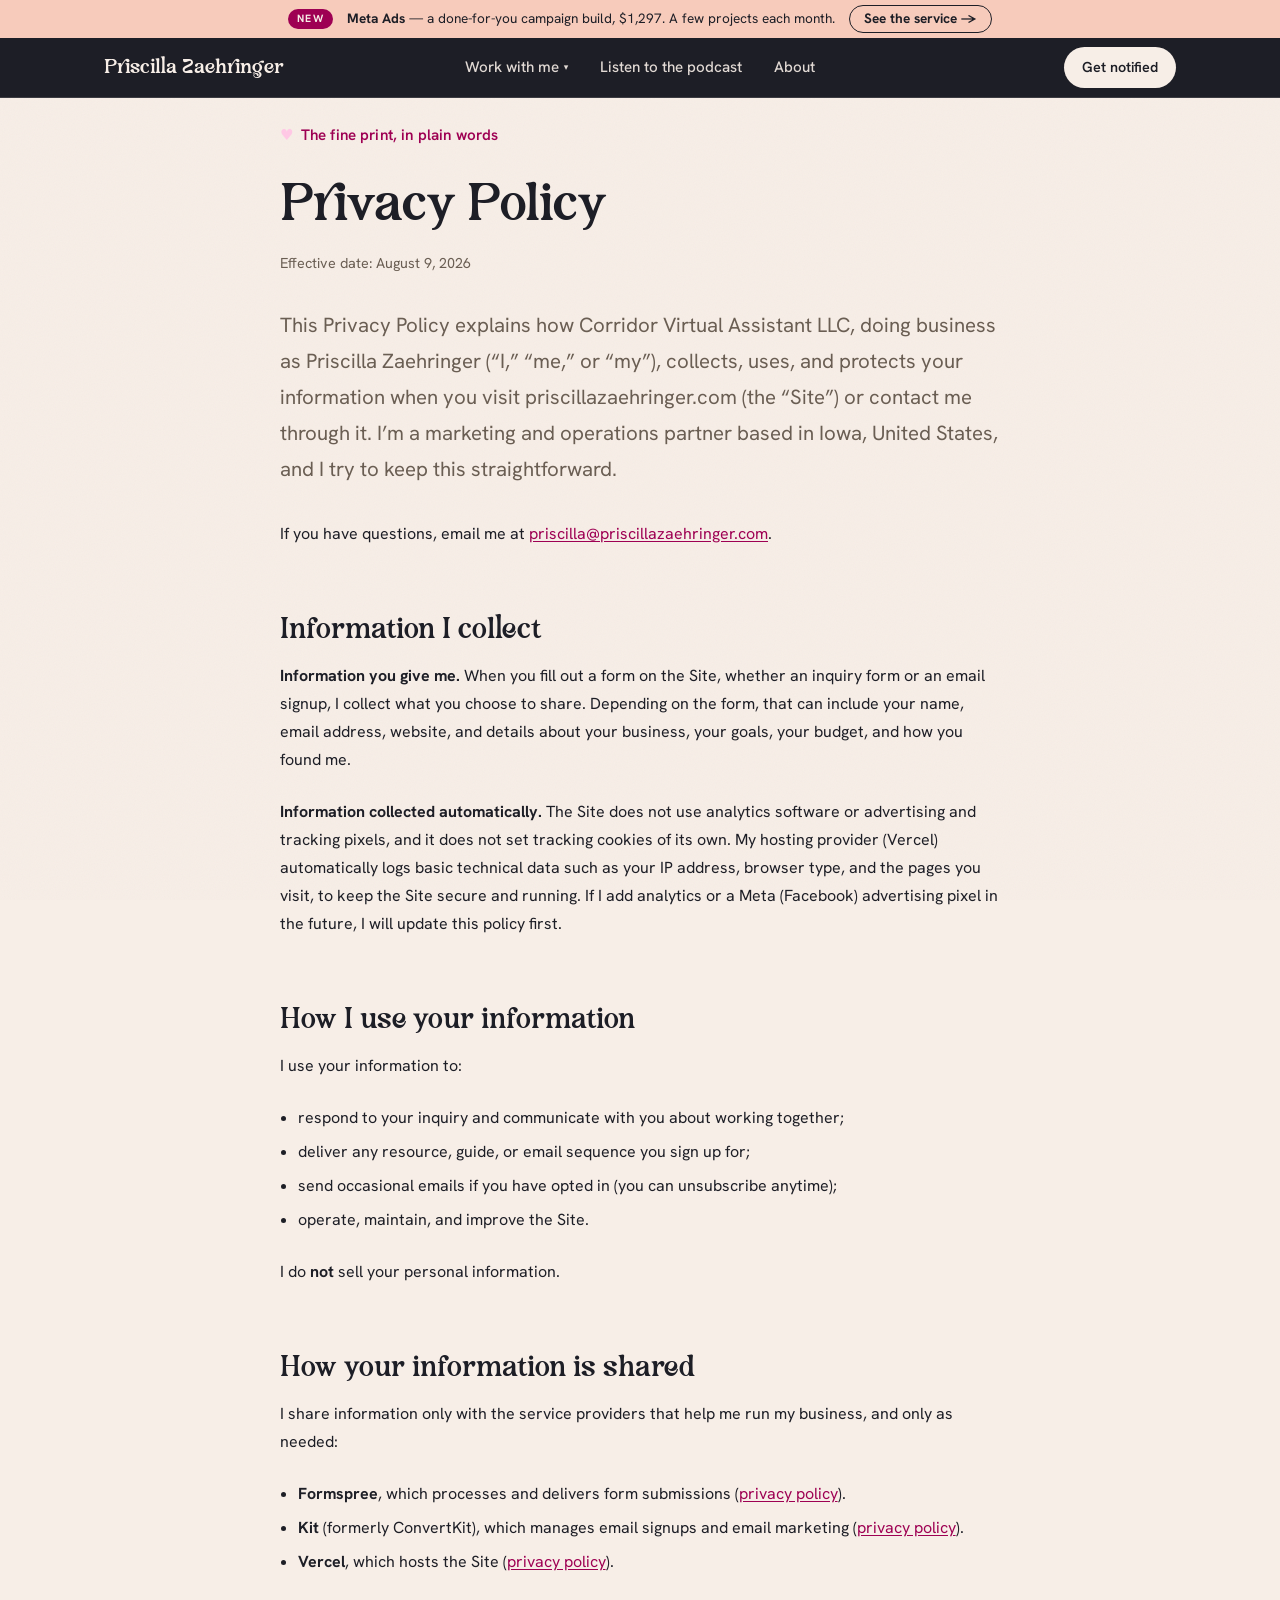
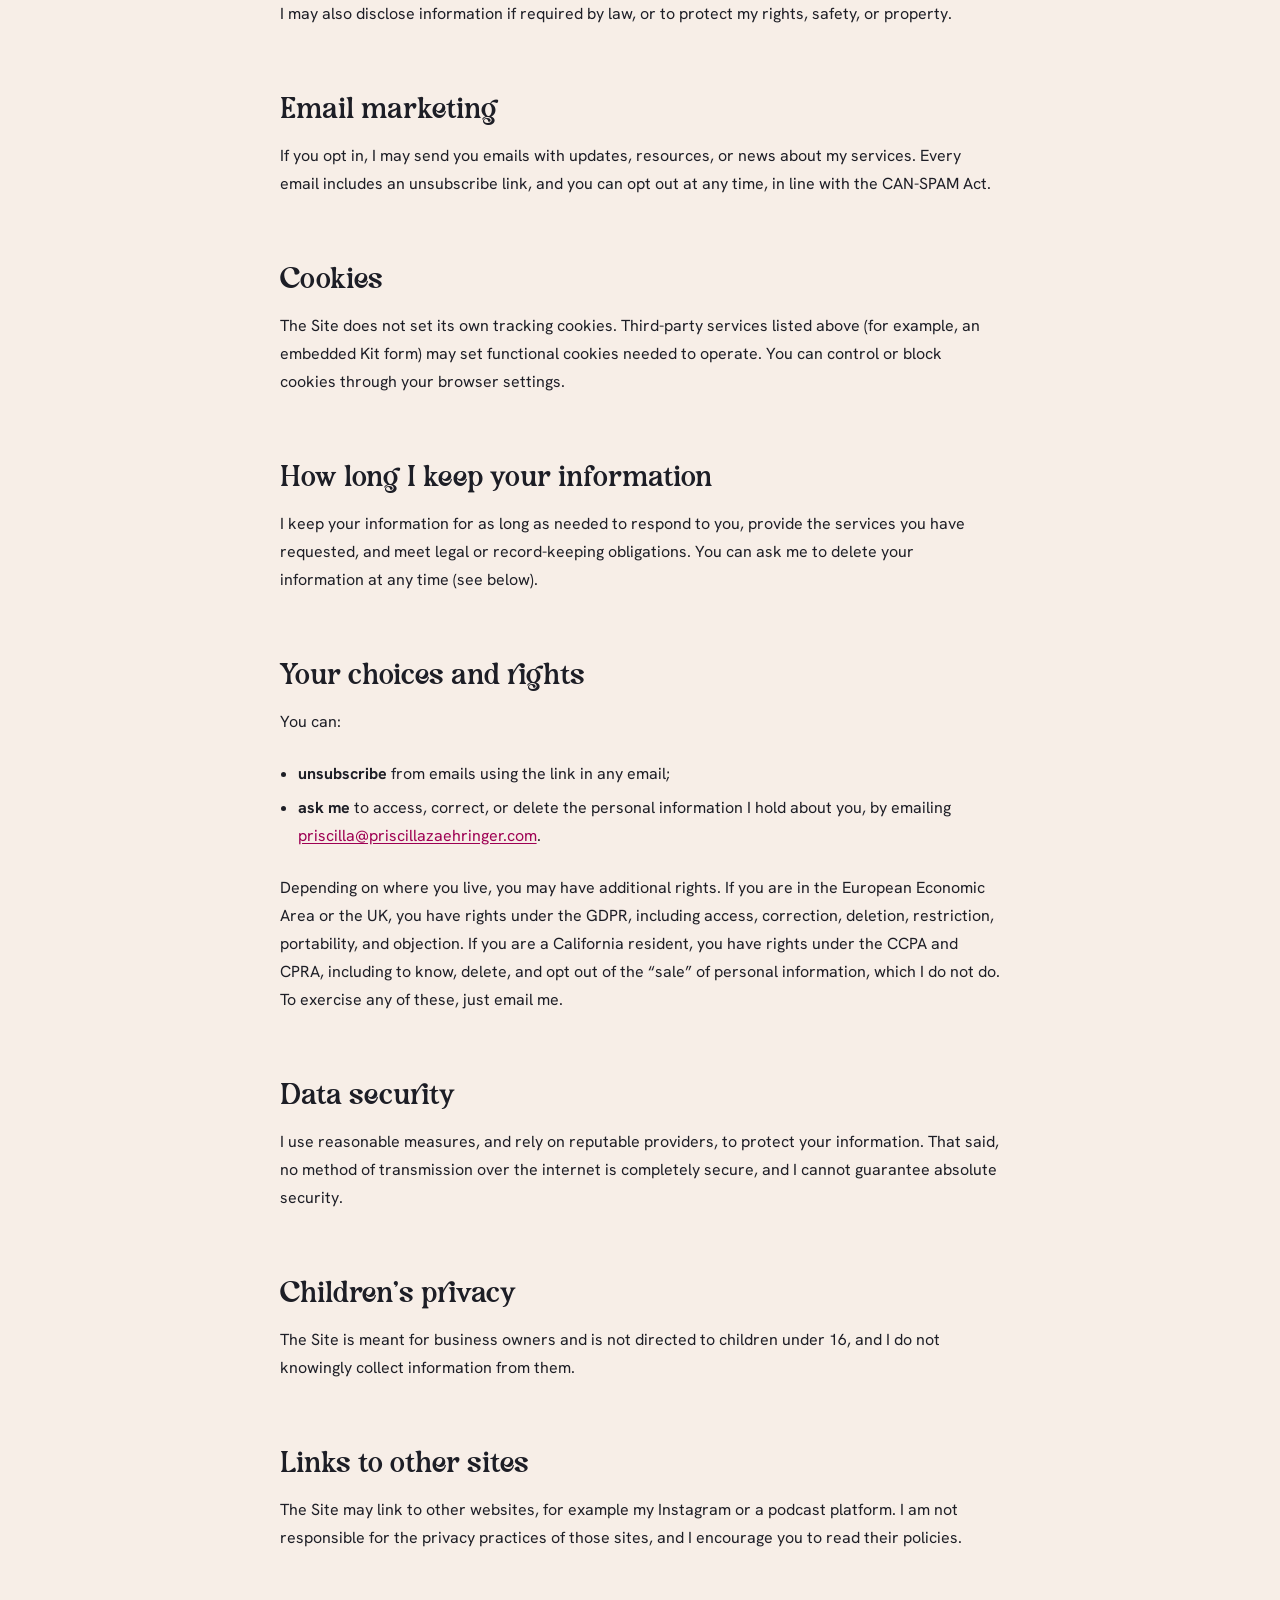
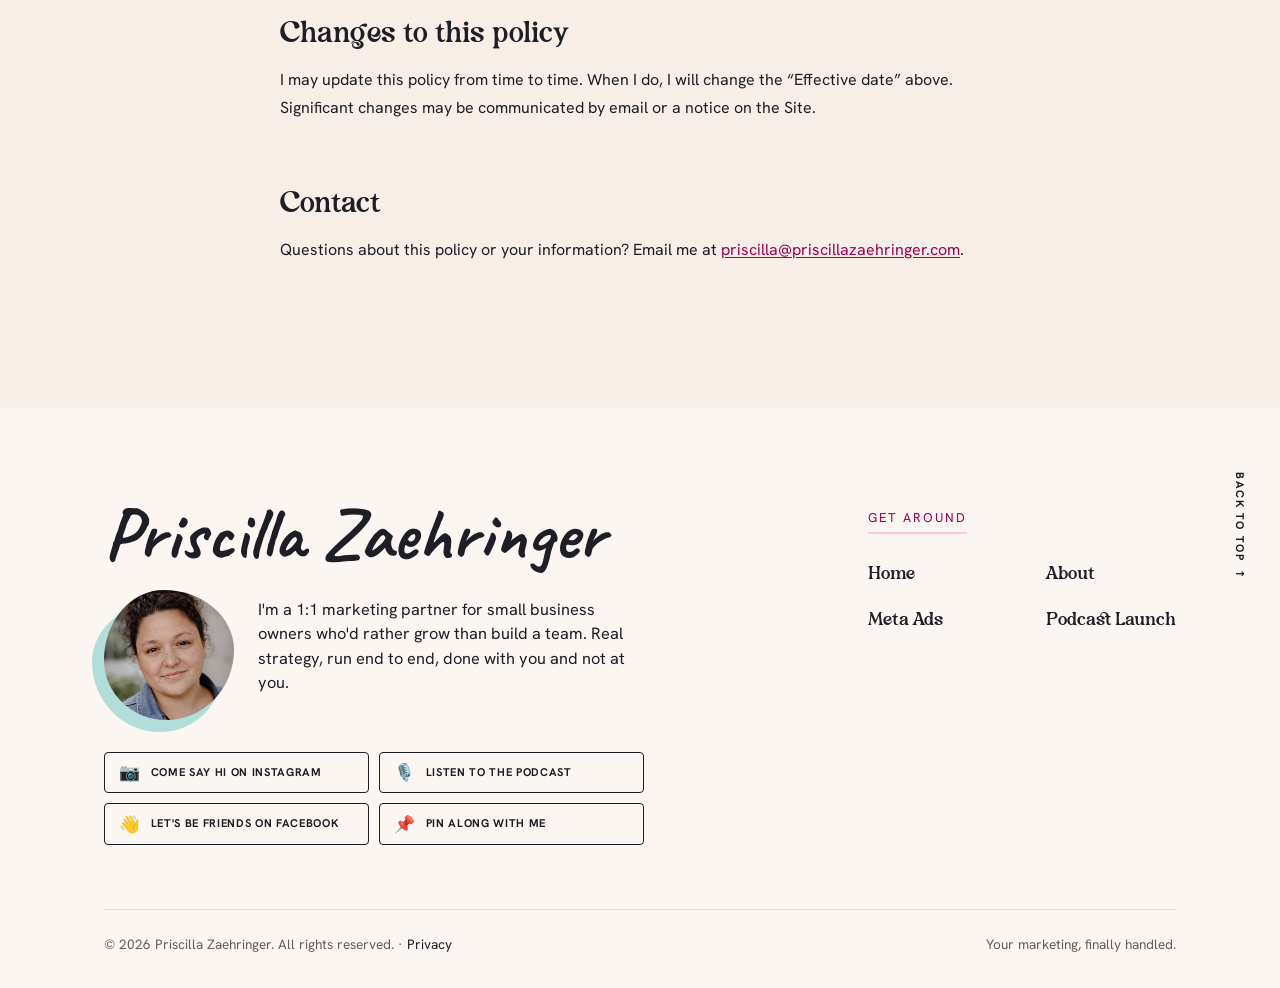
<file: privacy.html>
<!DOCTYPE html>
<html lang="en">
<head>
  <meta charset="utf-8">
  <meta name="viewport" content="width=device-width, initial-scale=1">
  <meta name="theme-color" content="#F7CBBB">
  <meta name="color-scheme" content="light">
  <!-- noindex while staging. Remove this tag at launch. -->
  <meta name="robots" content="noindex, nofollow">
  <title>Privacy Policy · Priscilla Zaehringer</title>
  <meta name="description" content="How Priscilla Zaehringer collects, uses, and protects your information on priscillazaehringer.com.">
  <meta property="og:type" content="website">
  <meta property="og:title" content="Privacy Policy · Priscilla Zaehringer">
  <meta property="og:description" content="How Priscilla Zaehringer collects, uses, and protects your information.">
  <meta property="og:url" content="https://priscillazaehringer.com/privacy">
  <link rel="icon" href="/favicon.ico" sizes="any">
  <link rel="icon" type="image/png" sizes="32x32" href="/favicon-32.png">
  <link rel="icon" type="image/png" sizes="16x16" href="/favicon-16.png">
  <link rel="apple-touch-icon" href="/apple-touch-icon.png">
  <!-- the two fonts every page paints with; preloaded so they are not discovered only after tokens.css parses -->
  <link rel="preload" href="/assets/fonts/hanken-grotesk-var.woff2" as="font" type="font/woff2" crossorigin>
  <link rel="preload" href="/assets/fonts/golden-batch.woff2" as="font" type="font/woff2" crossorigin>
  <link rel="stylesheet" href="/assets/css/tokens.css">
  <style>
    /* ================================================================
       Marketing Field Notes (Priscilla's own podcast). Coming October 2026.
       Built on the homepage system (tokens, header/footer, buttons).
       ================================================================ */
    *, *::before, *::after { box-sizing: border-box; }
    html { -webkit-text-size-adjust: 100%; scroll-behavior: smooth; }
    body { margin: 0; background: var(--bg); color: var(--text); font-family: var(--font-body);
      font-size: var(--body); line-height: var(--lh-body); font-weight: 400; -webkit-font-smoothing: antialiased; }
    h1, h2, h3, h4, .display { font-family: var(--font-display); font-weight: 400; font-synthesis: none;
      line-height: var(--lh-tight); margin: 0; }
    h1 { font-size: clamp(2.5rem, 5.6vw, 4.2rem); }
    h2 { font-size: clamp(1.9rem, 4vw, 2.9rem); }
    h3 { font-size: clamp(1.3rem, 2.2vw, 1.6rem); }
    p { margin: 0 0 var(--s-2); }
    a { color: var(--link); }

    /* ---- Privacy / legal page ---- */
/* first section on the page: body already clears the header, so keep only the
       section rhythm that is left over on top of it */
    #top.section.legal-wrap { padding-top: max(var(--s-3), calc(var(--section-y) - var(--stack-h))); }
    .legal { max-width: 720px; margin-inline: auto; }
    .legal h1 { font-size: clamp(2.4rem, 5vw, 3.4rem); margin-bottom: var(--s-2); }
    .legal .legal-meta { color: var(--text-muted); font-size: 0.9rem; margin: 0 0 var(--s-4); }
    .legal .lede { color: var(--text-muted); margin-bottom: var(--s-4); }
    .legal h2 { font-size: clamp(1.35rem, 2.6vw, 1.85rem); margin-top: var(--s-6); margin-bottom: var(--s-2); }
    .legal p { margin: 0 0 var(--s-3); line-height: 1.75; }
    .legal ul { margin: 0 0 var(--s-3) 1.1rem; padding: 0; line-height: 1.75; }
    .legal li { margin-bottom: 6px; }
    .legal a { color: var(--c-pink-deep); text-decoration: underline; text-underline-offset: 2px; }

    .container { width: 100%; max-width: var(--container); margin-inline: auto; padding-inline: var(--s-3); }
    .section { padding-block: var(--section-y); position: relative; z-index: 1; }
    .col { max-width: 680px; margin-inline: auto; }
    .alt { background: var(--bg-alt); }
    .lede { font-size: clamp(1.15rem, 1.6vw, 1.35rem); color: var(--text-muted); }
    .center { text-align: center; }
    .eyebrow { font-family: var(--font-body); font-weight: 600; font-size: 0.95rem; letter-spacing: 0.01em;
      color: var(--c-pink-deep); margin: 0 0 var(--s-2); }
    .eyebrow .heart { color: var(--c-pink); margin-right: 7px; }
    .note-script { font-family: var(--font-script); font-weight: 600; color: var(--c-pink-deep); line-height: 1; }

    /* ---- Header: top promo bar + nav, fixed as one stack ---- */
    .top-stack { position: fixed; inset: 0 0 auto 0; z-index: 50; }
    /* Content clears the fixed header stack. The promo bar wraps on small screens, so the
       stack height is not a constant; JS keeps --stack-h in sync with its measured height. */
    :root { --stack-h: 132px; }
    html { scroll-padding-top: calc(var(--stack-h) + 12px); }
    body { padding-top: var(--stack-h); overflow-x: clip; }  /* clip, not hidden: keeps position:sticky working */
    .promo-bar { display: flex; align-items: center; justify-content: center; gap: 14px; flex-wrap: wrap;
      background: var(--c-coral); color: var(--c-ink); text-decoration: none; text-align: center;
      padding: 5px 16px; font-size: 0.85rem; line-height: 1.3; }
    .promo-tag { background: var(--c-pink-deep); color: var(--c-cream); font-size: 0.66rem; font-weight: 700;
      letter-spacing: 0.1em; text-transform: uppercase; padding: 3px 9px; border-radius: 999px; }
    .promo-bar strong { font-weight: 700; }
    .promo-cta { font-weight: 700; border: 1.5px solid var(--c-ink); border-radius: 999px; padding: 4px 14px;
      white-space: nowrap; transition: background 0.15s ease, color 0.15s ease; }
    .promo-bar:hover .promo-cta { background: var(--c-ink); color: var(--c-cream); }
    .site-header { background: var(--c-ink); color: var(--c-cream);
      border-bottom: 1px solid rgba(247,238,231,0.14); transition: box-shadow 0.25s ease; }
    .site-header.stuck { box-shadow: 0 8px 24px rgba(29,30,38,0.20); }
    .nav { display: grid; grid-template-columns: 1fr auto 1fr; align-items: center; padding-block: 9px; gap: var(--s-3); }
    .wordmark { font-family: var(--font-display); font-size: 1.3rem; color: var(--c-cream); text-decoration: none; justify-self: start; }
    .nav-center { justify-self: center; display: flex; align-items: center; gap: var(--s-4); }
    .nav-center a { color: var(--c-cream); text-decoration: none; font-size: 0.95rem; font-weight: 500; opacity: 0.9; white-space: nowrap; }
    .nav-center a:hover, .nav-center a[aria-current] { opacity: 1; }
    .nav-center a[aria-current] { border-bottom: 2px solid var(--c-pink); padding-bottom: 2px; }
    .nav-cta { justify-self: end; }
    .nav-pill { display: inline-block; background: var(--c-cream); color: var(--c-ink); font-weight: 600;
      font-size: 0.9rem; padding: 9px 18px; border-radius: 999px; text-decoration: none; transition: opacity 0.14s ease;
      border: none; cursor: pointer; font-family: var(--font-body); }
    .nav-pill:hover { opacity: 0.9; }
    @media (max-width: 760px) { .nav-center { display: none; } .nav { grid-template-columns: 1fr auto; } .promo-cta { display: none; } }

    /* ---- Mobile nav: hamburger + drop-down panel (under 760px) ---- */
    .nav-cta { display: flex; align-items: center; gap: var(--s-1); }
    .nav-toggle { display: none; width: 44px; height: 44px; padding: 0; border: 0; background: none;
      color: var(--c-cream); cursor: pointer; place-items: center; border-radius: var(--radius);
      -webkit-tap-highlight-color: transparent; }
    .nav-toggle:focus-visible { outline: 2px solid var(--c-pink); outline-offset: 2px; }
    .nav-toggle .bars { position: relative; display: block; width: 22px; height: 16px; }
    .nav-toggle .bars i { position: absolute; left: 0; width: 100%; height: 2px; border-radius: 2px;
      background: currentColor; transition: top 0.2s ease, transform 0.2s ease, opacity 0.14s ease; }
    .nav-toggle .bars i:nth-child(1) { top: 0; }
    .nav-toggle .bars i:nth-child(2) { top: 7px; }
    .nav-toggle .bars i:nth-child(3) { top: 14px; }
    .nav-toggle[aria-expanded="true"] .bars i:nth-child(1) { top: 7px; transform: rotate(45deg); }
    .nav-toggle[aria-expanded="true"] .bars i:nth-child(2) { opacity: 0; }
    .nav-toggle[aria-expanded="true"] .bars i:nth-child(3) { top: 7px; transform: rotate(-45deg); }

    /* absolute so opening the menu never changes the measured header height */
    .mobile-menu { display: none; position: absolute; top: 100%; left: 0; right: 0;
      background: var(--c-ink); color: var(--c-cream); border-top: 1px solid rgba(247,238,231,0.14);
      box-shadow: 0 18px 40px rgba(29,30,38,0.28); }
    .mm-inner { overflow: hidden; visibility: hidden; transition: visibility 0s 0.26s; }
    .mobile-menu.open .mm-inner { visibility: visible; transition-delay: 0s; }
    .mm-nav { max-height: min(70vh, 520px); overflow-y: auto; padding: var(--s-2) var(--s-3) var(--s-3); }
    .mm-label { margin: var(--s-1) 0 0; font-size: 0.72rem; font-weight: 700; letter-spacing: 0.12em;
      text-transform: uppercase; color: var(--c-pink); }
    .mm-sub { margin: 0 0 var(--s-1); padding-left: var(--s-2); border-left: 2px solid rgba(255,200,229,0.4); }
    .mm-link { display: flex; align-items: center; min-height: 48px; padding: 10px 2px;
      color: var(--c-cream); text-decoration: none; font-size: 1.02rem; font-weight: 500;
      border-bottom: 1px solid rgba(247,238,231,0.12); }
    .mm-sub .mm-link:last-child { border-bottom: 0; }
    .mm-link[aria-current] { color: var(--c-pink); font-weight: 700; }
    .mm-cta { display: flex; align-items: center; justify-content: center; width: 100%; min-height: 48px;
      margin-top: var(--s-3); padding: 10px 18px; border: 0; border-radius: 999px; cursor: pointer;
      background: var(--c-cream); color: var(--c-ink); font-family: var(--font-body); font-size: 1rem;
      font-weight: 600; text-decoration: none; }
    @media (max-width: 760px) {
      .nav-toggle { display: inline-grid; }
      .mobile-menu { display: grid; grid-template-rows: 0fr; transition: grid-template-rows 0.26s ease; }
      .mobile-menu.open { grid-template-rows: 1fr; }
      .wordmark { font-size: 1.12rem; }
    }
    /* below ~430px the wordmark, the pill and the toggle stop fitting on one row */
    @media (max-width: 430px) { .nav-cta .nav-pill { display: none; } }
    @media (prefers-reduced-motion: reduce) {
      .mobile-menu { transition: none; } .nav-toggle .bars i { transition: none; }
      .mm-inner { transition: none; }
    }

    /* ---- Nav dropdowns ---- */
    .nav-item { position: relative; display: inline-flex; align-items: center; }
    .nav-link { font: inherit; font-size: 0.95rem; font-weight: 500; color: var(--c-cream); opacity: 0.9;
      background: none; border: 0; padding: 0; margin: 0; cursor: pointer; display: inline-flex; align-items: center;
      gap: 5px; white-space: nowrap; line-height: 1; }
    .nav-item:hover .nav-link, .nav-item:focus-within .nav-link, .nav-link:hover { opacity: 1; }
    .nav-item:has(.submenu a[aria-current]) .nav-link { opacity: 1; }
    .nav-link .caret { font-size: 0.6em; transition: transform 0.18s ease; }
    .nav-item:hover .caret, .nav-item:focus-within .caret, .nav-item.open .caret { transform: rotate(180deg); }
    .submenu { position: absolute; top: 100%; left: 50%; transform: translateX(-50%) translateY(8px);
      min-width: 190px; background: var(--c-cream); border: 1px solid var(--line); border-radius: var(--radius);
      box-shadow: var(--shadow); padding: 6px; display: flex; flex-direction: column; gap: 2px;
      opacity: 0; visibility: hidden; pointer-events: none; transition: opacity 0.16s ease, transform 0.16s ease; z-index: 60; }
    .submenu::before { content: ""; position: absolute; top: -10px; left: 0; right: 0; height: 10px; }
    .nav-item:hover .submenu, .nav-item:focus-within .submenu, .nav-item.open .submenu {
      opacity: 1; visibility: visible; pointer-events: auto; transform: translateX(-50%) translateY(4px); }
    .submenu a { display: block; color: var(--c-ink); opacity: 1; font-size: 0.92rem; font-weight: 500;
      padding: 9px 12px; border-radius: 3px; white-space: nowrap; }
    .submenu a:hover { background: var(--c-pink); color: var(--c-ink); }
    .submenu a[aria-current] { color: var(--c-pink-deep); font-weight: 700; }

    /* ---- Buttons ---- */
    .btn { display: inline-flex; align-items: center; justify-content: center; gap: 8px; font-family: var(--font-body);
      font-size: 1rem; font-weight: 600; line-height: 1; padding: 16px 28px; border-radius: var(--radius);
      border: 1.5px solid var(--action); background: var(--action); color: var(--action-text);
      text-decoration: none; cursor: pointer; transition: opacity 0.14s ease, transform 0.12s ease; }
    .btn:hover { opacity: 0.88; } .btn:active { transform: translateY(1px); }
    .btn-cream { background: var(--c-cream); color: var(--c-ink); border-color: var(--c-cream); }

    /* ================= HERO (dark, echoes the cover) ================= */
    .show-hero { background: linear-gradient(158deg, #1D1E26 0%, #34122A 52%, #47102C 100%); color: var(--c-cream); }
    .show-hero .container { padding-top: 34px; padding-bottom: var(--s-8); }
    .hero-grid { display: grid; grid-template-columns: 0.9fr 1.1fr; gap: clamp(var(--s-4), 5vw, var(--s-7)); align-items: center; }
    @media (max-width: 820px) { .hero-grid { grid-template-columns: 1fr; gap: var(--s-5); } }

    /* cover art with a pink block behind it (brand motif) */
    .cover-frame { position: relative; width: 100%; max-width: 380px; margin-inline: auto; aspect-ratio: 1 / 1; }
    .cover-frame .block { position: absolute; z-index: 0; inset: auto -16px -16px auto; width: 62%; aspect-ratio: 1;
      background: var(--c-pink); border-radius: var(--radius); }
    .cover-art { position: relative; z-index: 1; width: 100%; height: 100%; object-fit: cover; border-radius: 10px;
      box-shadow: var(--shadow); background: /* placeholder until real cover art is added */
      linear-gradient(158deg, #34122A, #47102C); }
    .cover-ph { position: relative; z-index: 1; width: 100%; height: 100%; border-radius: 10px; box-shadow: var(--shadow);
      display: grid; place-content: center; text-align: center; color: var(--c-cream);
      background: linear-gradient(158deg, #34122A, #47102C); }
    .cover-ph .k { font-size: 0.7rem; letter-spacing: 0.22em; text-transform: uppercase; color: var(--c-pink); margin-bottom: 6px; }
    .cover-ph .n { font-family: var(--font-display); font-size: clamp(2.2rem, 5vw, 3rem); line-height: 0.92; }

    .coming-badge { display: inline-flex; align-items: center; gap: 8px; font-size: 0.72rem; font-weight: 700;
      letter-spacing: 0.14em; text-transform: uppercase; color: var(--c-ink); background: var(--c-pink);
      padding: 6px 14px; border-radius: 999px; margin-bottom: var(--s-3); }
    .show-hero h1 { color: var(--c-cream); max-width: 14ch; }
    .show-hero .tagline { font-family: var(--font-display); font-size: clamp(1.3rem, 2.4vw, 1.8rem);
      line-height: 1.3; color: var(--c-cream); opacity: 0.92; margin: var(--s-3) 0 0; max-width: 30ch; }
    .hero-meta { display: flex; flex-wrap: wrap; gap: 8px 18px; margin-top: var(--s-3); font-size: 0.9rem;
      letter-spacing: 0.02em; color: var(--c-cream); opacity: 0.8; }
    .hero-meta span { display: inline-flex; align-items: center; gap: 7px; }
    .hero-meta .dot { color: var(--c-pink); }

    /* email capture */
    .notify-form { display: flex; gap: 10px; flex-wrap: wrap; margin-top: var(--s-4); max-width: 460px; }
    .notify-form input { flex: 1 1 200px; min-width: 0; padding: 15px 16px; border-radius: var(--radius);
      border: 1px solid rgba(247,238,231,0.3); background: rgba(247,238,231,0.08); color: var(--c-cream); font: inherit; }
    .notify-form input::placeholder { color: rgba(247,238,231,0.6); }
    .notify-form input:focus-visible { outline: 2px solid var(--c-pink); outline-offset: 1px; }
    .notify-form .btn { flex: 0 0 auto; }
    .notify-note { font-size: 0.82rem; color: var(--c-cream); opacity: 0.65; margin-top: var(--s-2); }

    /* subscribe / follow row */
    .sub-label { font-size: 0.78rem; letter-spacing: 0.14em; text-transform: uppercase; font-weight: 700;
      color: var(--c-cream); opacity: 0.6; margin: var(--s-5) 0 var(--s-2); }
    .subscribe-row { display: flex; flex-wrap: wrap; gap: 10px; }
    .sub-btn { display: inline-flex; align-items: center; gap: 9px; padding: 10px 16px; border-radius: 999px;
      border: 1.5px solid rgba(247,238,231,0.35); color: var(--c-cream); text-decoration: none; font-size: 0.9rem;
      font-weight: 600; transition: background 0.15s ease, border-color 0.15s ease; }
    .sub-btn:hover { background: rgba(247,238,231,0.1); border-color: var(--c-cream); }
    .sub-btn.soon { opacity: 0.55; cursor: default; pointer-events: none; }
    .sub-btn .ic { font-size: 1.05rem; line-height: 1; }

    /* ================= Content sections ================= */
    .subhead { font-family: var(--font-display); font-size: var(--h3); color: var(--c-pink-deep); margin: var(--s-2) 0 var(--s-3); }
    .lead-state { font-family: var(--font-display); font-size: clamp(1.5rem, 3vw, 2.1rem); line-height: 1.3;
      max-width: 24ch; }
    .lead-state .em { color: var(--c-pink-deep); }
    .topic-list { list-style: none; margin: var(--s-4) 0 0; padding: 0; display: grid; gap: 0; }
    .topic { display: flex; gap: 14px; align-items: flex-start; padding-block: var(--s-3); border-bottom: 1px solid var(--line); }
    .topic .ic { flex: none; width: 1.7em; text-align: center; font-size: 1.2rem; line-height: 1.3; }
    .topic .t { font-family: var(--font-display); font-size: 1.15rem; line-height: 1.25; }
    .topic .s { color: var(--text-muted); margin: 4px 0 0; font-size: 0.98rem; }

    /* meet the host */
    .host-grid { display: grid; grid-template-columns: 0.8fr 1.2fr; gap: var(--s-6); align-items: center; }
    @media (max-width: 760px) { .host-grid { grid-template-columns: 1fr; gap: var(--s-4); } }
    .host-photo { aspect-ratio: 4 / 5; border-radius: var(--radius); background-image: url('/assets/img/about.webp');
      background-size: cover; background-position: 50% 22%; box-shadow: var(--shadow); }

    /* final notify band */
    .band-ink { background: var(--c-ink); color: var(--c-cream); }
    .band-ink h2 { color: var(--c-pink); }
    .band-ink .lede { color: var(--c-cream); opacity: 0.85; }
    .band-ink .notify-form { margin-inline: auto; }

    /* ---- footer ---- */
    .site-footer { position: relative; z-index: 1; background: var(--c-cream-soft); color: var(--c-ink); padding-block: var(--s-7) var(--s-4); }
    .site-footer a { color: var(--c-ink); text-decoration: none; }
    .foot-grid { display: grid; grid-template-columns: 1.5fr 1fr; gap: var(--s-6); align-items: start; }
    .foot-script { font-family: var(--font-script); font-weight: 700; font-size: clamp(2.8rem, 6.5vw, 4.6rem);
      line-height: 0.82; color: var(--c-pink-deep); display: inline-block; }
    .foot-intro { display: flex; gap: var(--s-3); align-items: center; margin-top: var(--s-3); max-width: 540px; }
    .foot-photo { position: relative; flex: 0 0 auto; width: 130px; height: 130px; }
    .foot-photo img { position: relative; z-index: 1; width: 100%; height: 100%; object-fit: cover;
      border-radius: 46% 54% 52% 48% / 54% 46% 54% 46%; }
    .foot-photo::after { content: ''; position: absolute; z-index: 0; left: -12px; top: 12px; width: 130px; height: 130px;
      background: var(--c-mint); border-radius: 54% 46% 48% 52% / 46% 54% 46% 54%; }
    .foot-bio { font-size: 1.02rem; line-height: 1.5; }
    .foot-social { display: grid; grid-template-columns: 1fr 1fr; gap: 10px; margin-top: var(--s-4); max-width: 540px; }
    .social-btn { display: flex; align-items: center; gap: 10px; border: 1.5px solid var(--c-ink); border-radius: var(--radius);
      padding: 11px 14px; font-size: 0.7rem; letter-spacing: 0.06em; text-transform: uppercase; font-weight: 700;
      transition: background 0.15s ease, color 0.15s ease; }
    .social-btn:hover { background: var(--c-ink); color: var(--c-cream); }
    .social-btn .ic { font-size: 1.05rem; line-height: 1; }
    .foot-explore { justify-self: end; }
    .foot-explore h4 { font-family: var(--font-body); font-size: 0.8rem; letter-spacing: 0.16em; text-transform: uppercase;
      color: var(--c-pink-deep); display: inline-block; border-bottom: 2px solid var(--c-pink); padding-bottom: 6px; margin-bottom: var(--s-3); }
    .explore-cols { display: grid; grid-template-columns: 1fr 1fr; gap: var(--s-2) var(--s-5); font-family: var(--font-display); font-size: 1.2rem; }
    .explore-cols a:hover { color: var(--c-pink-deep); }
    .back-to-top { position: absolute; top: var(--s-6); right: var(--s-4); writing-mode: vertical-rl;
      font-size: 0.7rem; letter-spacing: 0.14em; text-transform: uppercase; font-weight: 700; color: var(--c-pink-deep);
      display: inline-flex; align-items: center; gap: 8px; }
    .foot-bottom { margin-top: var(--s-6); padding-top: var(--s-3); border-top: 1px solid var(--line);
      font-size: 0.85rem; color: var(--text-muted); display: flex; justify-content: space-between; gap: var(--s-3); flex-wrap: wrap; }
    @media (max-width: 760px) {
      .foot-grid { grid-template-columns: 1fr; gap: var(--s-5); }
      .foot-explore { justify-self: start; }
      .foot-social { grid-template-columns: 1fr; }
      .back-to-top { display: none; }
    }

    /* ---- Phones: comfortable touch targets and readable micro-labels ---- */
    @media (max-width: 760px) {
      .explore-cols { gap: 2px var(--s-5); }
      .explore-cols a { display: flex; align-items: center; min-height: 48px; }
      .social-btn { min-height: 48px; font-size: 0.78rem; }
      .foot-script { display: inline-flex; align-items: center; }
      .nav-pill { display: inline-flex; align-items: center; min-height: 44px; }
      .textlink, .proj-link { display: inline-flex; align-items: center; min-height: 44px; }
      .promo-tag { font-size: 0.75rem; }
    }

    /* grain + reveal */
    #grain { position: fixed; inset: 0; z-index: 1; pointer-events: none; opacity: 0.04; mix-blend-mode: multiply;
      background-image: url("data:image/svg+xml,%3Csvg xmlns='http://www.w3.org/2000/svg' width='160' height='160'%3E%3Cfilter id='n'%3E%3CfeTurbulence type='fractalNoise' baseFrequency='0.85' numOctaves='2' stitchTiles='stitch'/%3E%3C/filter%3E%3Crect width='100%25' height='100%25' filter='url(%23n)'/%3E%3C/svg%3E"); }
    .reveal { opacity: 0; transform: translateY(16px); transition: opacity 0.6s ease, transform 0.6s cubic-bezier(.2,.7,.2,1); }
    .reveal.in { opacity: 1; transform: none; }
    @media (prefers-reduced-motion: reduce) { .reveal { opacity: 1; transform: none; transition: none; } }

    /* ---- Episode cards (episode list on this page) ---- */
    .eps { display:grid; gap:var(--s-2); margin-top:var(--s-4); }
    .ep-card { display:grid; grid-template-columns:auto 1fr auto; gap:var(--s-3); align-items:center;
      background:#fff; border:1px solid var(--line); border-radius:var(--radius); padding:var(--s-3) var(--s-4);
      text-decoration:none; color:var(--c-ink); transition:transform .12s ease, box-shadow .15s ease; }
    .ep-card:hover { transform:translateY(-1px); box-shadow:var(--shadow); }
    .ep-card .n { font-family:var(--font-display); font-size:1.9rem; color:var(--c-pink-deep); line-height:1; }
    .ep-card h3 { font-size:1.2rem; margin:0 0 3px; }
    .ep-card p { color:var(--text-muted); margin:0; font-size:0.95rem; }
    .ep-card .when { font-size:0.76rem; letter-spacing:0.06em; text-transform:uppercase; color:var(--text-muted); margin-top:6px; display:inline-block; }
    .ep-card .go { flex:0 0 auto; font-weight:600; color:var(--c-pink-deep); white-space:nowrap; }
    @media (max-width:620px){ .ep-card{ grid-template-columns:auto 1fr; } .ep-card .go{ grid-column:2; justify-self:start; } }

    /* ---- "The Latest" newest episodes ---- */
    .latest-head { display:flex; align-items:flex-end; justify-content:space-between; gap:var(--s-3); flex-wrap:wrap; }
    .latest-head h2 { margin-top:2px; }
    .btn-outline { display:inline-block; border:1.5px solid var(--c-pink-deep); color:var(--c-pink-deep);
      border-radius:999px; padding:11px 24px; font-weight:700; font-size:0.74rem; letter-spacing:0.1em;
      text-transform:uppercase; text-decoration:none; transition:background .15s ease, color .15s ease; }
    .btn-outline:hover { background:var(--c-pink-deep); color:var(--c-cream); }
    .latest-feature { display:grid; grid-template-columns:230px 1fr; gap:var(--s-4); align-items:center; margin-top:var(--s-4);
      background:#fff; border:1px solid var(--line); border-radius:var(--radius); padding:var(--s-3); text-decoration:none;
      transition:box-shadow .18s ease, transform .12s ease; }
    .latest-feature:hover { box-shadow:var(--shadow); transform:translateY(-2px); }
    @media (max-width:640px){ .latest-feature { grid-template-columns:1fr; } }
    .lf-art { position:relative; aspect-ratio:1/1; border-radius:var(--radius); background:var(--c-pink); display:grid; place-items:center; overflow:hidden; }
    .lf-art .lab { position:absolute; top:12px; left:14px; font-size:0.64rem; font-weight:700; letter-spacing:0.12em; text-transform:uppercase; color:var(--c-ink); opacity:0.7; }
    .lf-art .wavemark { width:58%; color:var(--c-pink-deep); }
    .lf-kicker { font-size:0.76rem; font-weight:700; letter-spacing:0.06em; text-transform:uppercase; color:var(--c-pink-deep); }
    .lf-body h3 { font-size:clamp(1.4rem,2.4vw,1.9rem); color:var(--c-ink); margin:6px 0; }
    .lf-body p { color:var(--text-muted); margin:0 0 var(--s-2); max-width:52ch; }
    .lf-play { display:inline-flex; align-items:center; gap:8px; font-weight:700; color:var(--c-pink-deep); }
    .lf-play svg { width:20px; height:20px; }
    .latest-list { margin-top:var(--s-5); border-top:1px solid var(--line); }
    .latest-row { display:grid; grid-template-columns:auto 1fr auto auto; gap:var(--s-2) var(--s-3); align-items:center;
      padding:var(--s-3) var(--s-2); border-bottom:1px solid var(--line); text-decoration:none; transition:background .14s ease; }
    .latest-row:hover { background:#fff; }
    .lr-num { font-family:var(--font-display); font-size:1.5rem; color:var(--c-pink); line-height:1; min-width:1.6ch; text-align:center; transition:color .12s ease; }
    .latest-row:hover .lr-num { color:var(--c-pink-deep); }
    .lr-main h4 { font-family:var(--font-display); font-weight:400; font-size:clamp(1.1rem,1.9vw,1.35rem); color:var(--c-ink); margin:0; }
    .lr-meta { font-size:0.8rem; color:var(--text-muted); }
    .latest-badge { display:inline-block; background:var(--c-coral); color:var(--c-ink); font-size:0.64rem; font-weight:700;
      letter-spacing:0.1em; text-transform:uppercase; padding:7px 12px; white-space:nowrap; }
    .play-btn { width:44px; height:44px; border-radius:50%; border:1.5px solid var(--c-pink-deep); display:grid; place-items:center;
      color:var(--c-pink-deep); flex:0 0 auto; transition:background .15s ease, color .15s ease; }
    .latest-row:hover .play-btn, .latest-feature:hover .lf-play svg { color:var(--c-pink-deep); }
    .latest-row:hover .play-btn { background:var(--c-pink-deep); color:var(--c-cream); }
    @media (max-width:560px){ .lr-meta { display:block; } .latest-badge { display:none; } }

    /* ---- Phones: keep the smallest labels and links usable (end of sheet so nothing overrides) ---- */
    @media (max-width: 760px) {
      .wordmark { display: inline-flex; align-items: center; min-height: 44px; }
      .foot-script { min-height: 44px; }
    }
  </style>
</head>
<body>

  <div id="grain" aria-hidden="true"></div>

  <div class="top-stack" id="hdr-stack">
    <a class="promo-bar" href="/ads.html">
      <span class="promo-tag">New</span>
      <span class="promo-text"><strong>Meta Ads</strong> — a done-for-you campaign build, $1,297. A few projects each month.</span>
      <span class="promo-cta">See the service →</span>
    </a>
    <header class="site-header" id="hdr">
      <div class="container nav">
        <a href="/" class="wordmark">Priscilla Zaehringer</a>
        <nav class="nav-center">
          <div class="nav-item has-sub">
            <button type="button" class="nav-link" aria-haspopup="true" aria-expanded="false">Work with me <span class="caret" aria-hidden="true">&#9662;</span></button>
            <div class="submenu" role="menu">
              <a role="menuitem" href="/ads.html">Meta Ads</a>
              <a role="menuitem" href="/podcast.html">Podcast Launch</a>
            </div>
          </div>
          <a href="/field-notes.html">Listen to the podcast</a>
          <a href="/about.html">About</a>
        </nav>
        <div class="nav-cta">
          <a href="#notify" class="nav-pill">Get notified</a>
          <button type="button" class="nav-toggle" id="navToggle" aria-controls="mobileMenu" aria-expanded="false" aria-label="Open menu">
            <span class="bars" aria-hidden="true"><i></i><i></i><i></i></span>
          </button>
        </div>
      </div>
    </header>
      <div class="mobile-menu" id="mobileMenu">
        <div class="mm-inner">
          <nav class="mm-nav" aria-label="Mobile">
            <p class="mm-label">Work with me</p>
            <div class="mm-sub">
              <a class="mm-link" href="/ads.html">Meta Ads</a>
              <a class="mm-link" href="/podcast.html">Podcast Launch</a>
            </div>
            <a class="mm-link" href="/field-notes.html">Listen to the podcast</a>
            <a class="mm-link" href="/about.html">About</a>
            <a class="mm-link" href="/">Home</a>
            <a href="#notify" class="mm-cta">Get notified</a>
          </nav>
        </div>
      </div>
  </div>

  <!-- ===================== PRIVACY POLICY ===================== -->
  <section class="section legal-wrap" id="top">
    <div class="container">
      <article class="legal reveal">
        <p class="eyebrow"><span class="heart">&#9829;</span>The fine print, in plain words</p>
        <h1>Privacy Policy</h1>
        <p class="legal-meta">Effective date: August 9, 2026</p>
        <p class="lede">This Privacy Policy explains how Corridor Virtual Assistant LLC, doing business as Priscilla Zaehringer (&ldquo;I,&rdquo; &ldquo;me,&rdquo; or &ldquo;my&rdquo;), collects, uses, and protects your information when you visit priscillazaehringer.com (the &ldquo;Site&rdquo;) or contact me through it. I&rsquo;m a marketing and operations partner based in Iowa, United States, and I try to keep this straightforward.</p>
        <p>If you have questions, email me at <a href="mailto:priscilla@priscillazaehringer.com">priscilla@priscillazaehringer.com</a>.</p>

        <h2>Information I collect</h2>
        <p><strong>Information you give me.</strong> When you fill out a form on the Site, whether an inquiry form or an email signup, I collect what you choose to share. Depending on the form, that can include your name, email address, website, and details about your business, your goals, your budget, and how you found me.</p>
        <p><strong>Information collected automatically.</strong> The Site does not use analytics software or advertising and tracking pixels, and it does not set tracking cookies of its own. My hosting provider (Vercel) automatically logs basic technical data such as your IP address, browser type, and the pages you visit, to keep the Site secure and running. If I add analytics or a Meta (Facebook) advertising pixel in the future, I will update this policy first.</p>

        <h2>How I use your information</h2>
        <p>I use your information to:</p>
        <ul>
          <li>respond to your inquiry and communicate with you about working together;</li>
          <li>deliver any resource, guide, or email sequence you sign up for;</li>
          <li>send occasional emails if you have opted in (you can unsubscribe anytime);</li>
          <li>operate, maintain, and improve the Site.</li>
        </ul>
        <p>I do <strong>not</strong> sell your personal information.</p>

        <h2>How your information is shared</h2>
        <p>I share information only with the service providers that help me run my business, and only as needed:</p>
        <ul>
          <li><strong>Formspree</strong>, which processes and delivers form submissions (<a href="https://formspree.io/legal/privacy-policy" target="_blank" rel="noopener">privacy policy</a>).</li>
          <li><strong>Kit</strong> (formerly ConvertKit), which manages email signups and email marketing (<a href="https://kit.com/privacy" target="_blank" rel="noopener">privacy policy</a>).</li>
          <li><strong>Vercel</strong>, which hosts the Site (<a href="https://vercel.com/legal/privacy-policy" target="_blank" rel="noopener">privacy policy</a>).</li>
        </ul>
        <p>I may also disclose information if required by law, or to protect my rights, safety, or property.</p>

        <h2>Email marketing</h2>
        <p>If you opt in, I may send you emails with updates, resources, or news about my services. Every email includes an unsubscribe link, and you can opt out at any time, in line with the CAN-SPAM Act.</p>

        <h2>Cookies</h2>
        <p>The Site does not set its own tracking cookies. Third-party services listed above (for example, an embedded Kit form) may set functional cookies needed to operate. You can control or block cookies through your browser settings.</p>

        <h2>How long I keep your information</h2>
        <p>I keep your information for as long as needed to respond to you, provide the services you have requested, and meet legal or record-keeping obligations. You can ask me to delete your information at any time (see below).</p>

        <h2>Your choices and rights</h2>
        <p>You can:</p>
        <ul>
          <li><strong>unsubscribe</strong> from emails using the link in any email;</li>
          <li><strong>ask me</strong> to access, correct, or delete the personal information I hold about you, by emailing <a href="mailto:priscilla@priscillazaehringer.com">priscilla@priscillazaehringer.com</a>.</li>
        </ul>
        <p>Depending on where you live, you may have additional rights. If you are in the European Economic Area or the UK, you have rights under the GDPR, including access, correction, deletion, restriction, portability, and objection. If you are a California resident, you have rights under the CCPA and CPRA, including to know, delete, and opt out of the &ldquo;sale&rdquo; of personal information, which I do not do. To exercise any of these, just email me.</p>

        <h2>Data security</h2>
        <p>I use reasonable measures, and rely on reputable providers, to protect your information. That said, no method of transmission over the internet is completely secure, and I cannot guarantee absolute security.</p>

        <h2>Children&rsquo;s privacy</h2>
        <p>The Site is meant for business owners and is not directed to children under 16, and I do not knowingly collect information from them.</p>

        <h2>Links to other sites</h2>
        <p>The Site may link to other websites, for example my Instagram or a podcast platform. I am not responsible for the privacy practices of those sites, and I encourage you to read their policies.</p>

        <h2>Changes to this policy</h2>
        <p>I may update this policy from time to time. When I do, I will change the &ldquo;Effective date&rdquo; above. Significant changes may be communicated by email or a notice on the Site.</p>

        <h2>Contact</h2>
        <p>Questions about this policy or your information? Email me at <a href="mailto:priscilla@priscillazaehringer.com">priscilla@priscillazaehringer.com</a>.</p>
      </article>
    </div>
  </section>

  <footer class="site-footer">
    <a href="#top" class="back-to-top" aria-label="Back to top">Back to top <span aria-hidden="true">&uarr;</span></a>
    <div class="container">
      <div class="foot-grid">
        <div class="foot-brand">
          <a href="/" class="foot-script">Priscilla Zaehringer</a>
          <div class="foot-intro">
            <span class="foot-photo"><img src="/assets/img/about.webp" width="510" height="637" loading="lazy" decoding="async" alt="Priscilla Zaehringer"></span>
            <p class="foot-bio">I'm a 1:1 marketing partner for small business owners who'd rather grow than build a team.
              Real strategy, run end to end, done with you and not at you.</p>
          </div>
          <div class="foot-social">
            <a class="social-btn" href="https://www.instagram.com/cillaz.co/" target="_blank" rel="noopener"><span class="ic">📷</span>Come say hi on Instagram</a>
            <a class="social-btn" href="/field-notes.html"><span class="ic">🎙️</span>Listen to the podcast</a>
            <a class="social-btn" href="https://www.facebook.com/pzaehringer" target="_blank" rel="noopener"><span class="ic">👋</span>Let's be friends on Facebook</a>
            <a class="social-btn" href="https://www.pinterest.com/priscillazaehringer/" target="_blank" rel="noopener"><span class="ic">📌</span>Pin along with me</a>
          </div>
        </div>
        <nav class="foot-explore" aria-label="Footer">
          <h4>Get around</h4>
          <div class="explore-cols">
            <a href="/">Home</a>
            <a href="/about.html">About</a>
            <a href="/ads.html">Meta Ads</a>
            <a href="/podcast.html">Podcast Launch</a>
          </div>
        </nav>
      </div>
      <div class="foot-bottom">
        <span>© <span id="yr"></span> Priscilla Zaehringer. All rights reserved. · <a href="/privacy.html">Privacy</a></span>
        <span>Your marketing, finally handled.</span>
      </div>
    </div>
  </footer>

  <script>
    // Scroll reveal
    const reduce = matchMedia('(prefers-reduced-motion: reduce)').matches;
    const els = document.querySelectorAll('.reveal');
    if (reduce) { els.forEach(e => e.classList.add('in')); }
    else {
      const io = new IntersectionObserver((ents) => {
        ents.forEach(en => { if (en.isIntersecting) { en.target.classList.add('in'); io.unobserve(en.target); } });
      }, { threshold: 0.12, rootMargin: '0px 0px -8% 0px' });
      els.forEach(e => io.observe(e));
    }
    // Header turns solid after leaving the hero top
    const hdr = document.getElementById('hdr');
    const onScroll = () => hdr.classList.toggle('stuck', window.scrollY > 60);
    onScroll(); addEventListener('scroll', onScroll, { passive: true });

    // Nav dropdowns: click to toggle (hover/focus handled in CSS), Escape + outside-click to close.
    const subs = document.querySelectorAll('.nav-item.has-sub');
    subs.forEach(item => {
      const btn = item.querySelector('.nav-link');
      btn.addEventListener('click', (e) => {
        e.stopPropagation();
        const open = item.classList.toggle('open');
        btn.setAttribute('aria-expanded', open ? 'true' : 'false');
      });
      item.addEventListener('keyup', (e) => {
        if (e.key === 'Escape') { item.classList.remove('open'); btn.setAttribute('aria-expanded', 'false'); btn.focus(); }
      });
    });
    document.addEventListener('click', () => subs.forEach(item => {
      item.classList.remove('open');
      item.querySelector('.nav-link').setAttribute('aria-expanded', 'false');
    }));

    // Mobile menu: hamburger toggles the drop-down panel; Esc / outside click / link tap close it.
    const navToggle = document.getElementById('navToggle');
    const mobileMenu = document.getElementById('mobileMenu');
    if (navToggle && mobileMenu) {
      const setMenu = (open) => {
        mobileMenu.classList.toggle('open', open);
        navToggle.setAttribute('aria-expanded', open ? 'true' : 'false');
        navToggle.setAttribute('aria-label', open ? 'Close menu' : 'Open menu');
      };
      navToggle.addEventListener('click', (e) => {
        e.stopPropagation();
        setMenu(!mobileMenu.classList.contains('open'));
      });
      mobileMenu.addEventListener('click', (e) => { if (e.target.closest('a, button')) setMenu(false); });
      document.addEventListener('click', (e) => {
        if (!mobileMenu.contains(e.target) && !navToggle.contains(e.target)) setMenu(false);
      });
      document.addEventListener('keydown', (e) => {
        if (e.key === 'Escape' && mobileMenu.classList.contains('open')) { setMenu(false); navToggle.focus(); }
      });
      matchMedia('(min-width: 761px)').addEventListener('change', (e) => { if (e.matches) setMenu(false); });
    }

    // Keep --stack-h equal to the real header height so nothing hides underneath it.
    const stackEl = document.getElementById('hdr-stack');
    if (stackEl) {
      const setStackH = () => document.documentElement.style
        .setProperty('--stack-h', Math.round(stackEl.getBoundingClientRect().height) + 'px');
      setStackH();
      addEventListener('resize', setStackH, { passive: true });
      addEventListener('load', setStackH);
      if (window.ResizeObserver) new ResizeObserver(setStackH).observe(stackEl);
    }
    // Year
    document.getElementById('yr').textContent = new Date().getFullYear();
  </script>
</body>
</html>
</file>
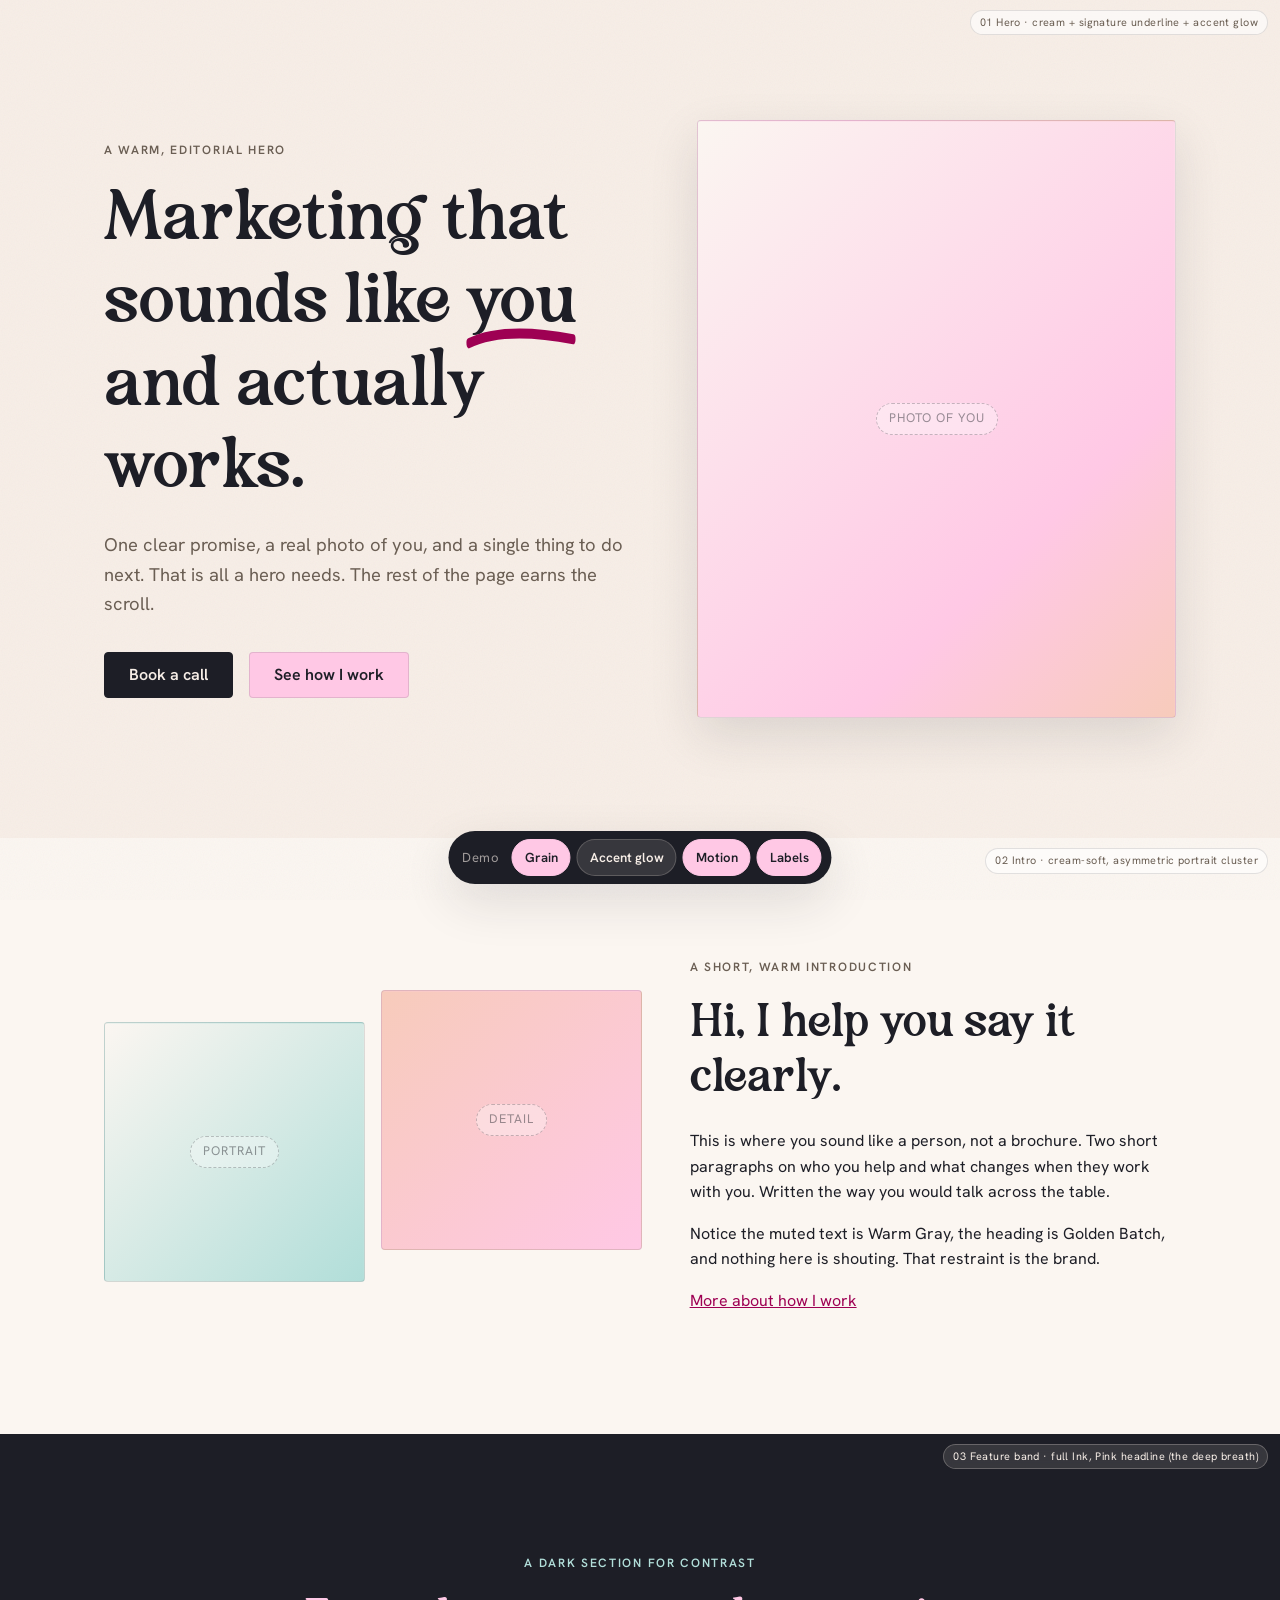
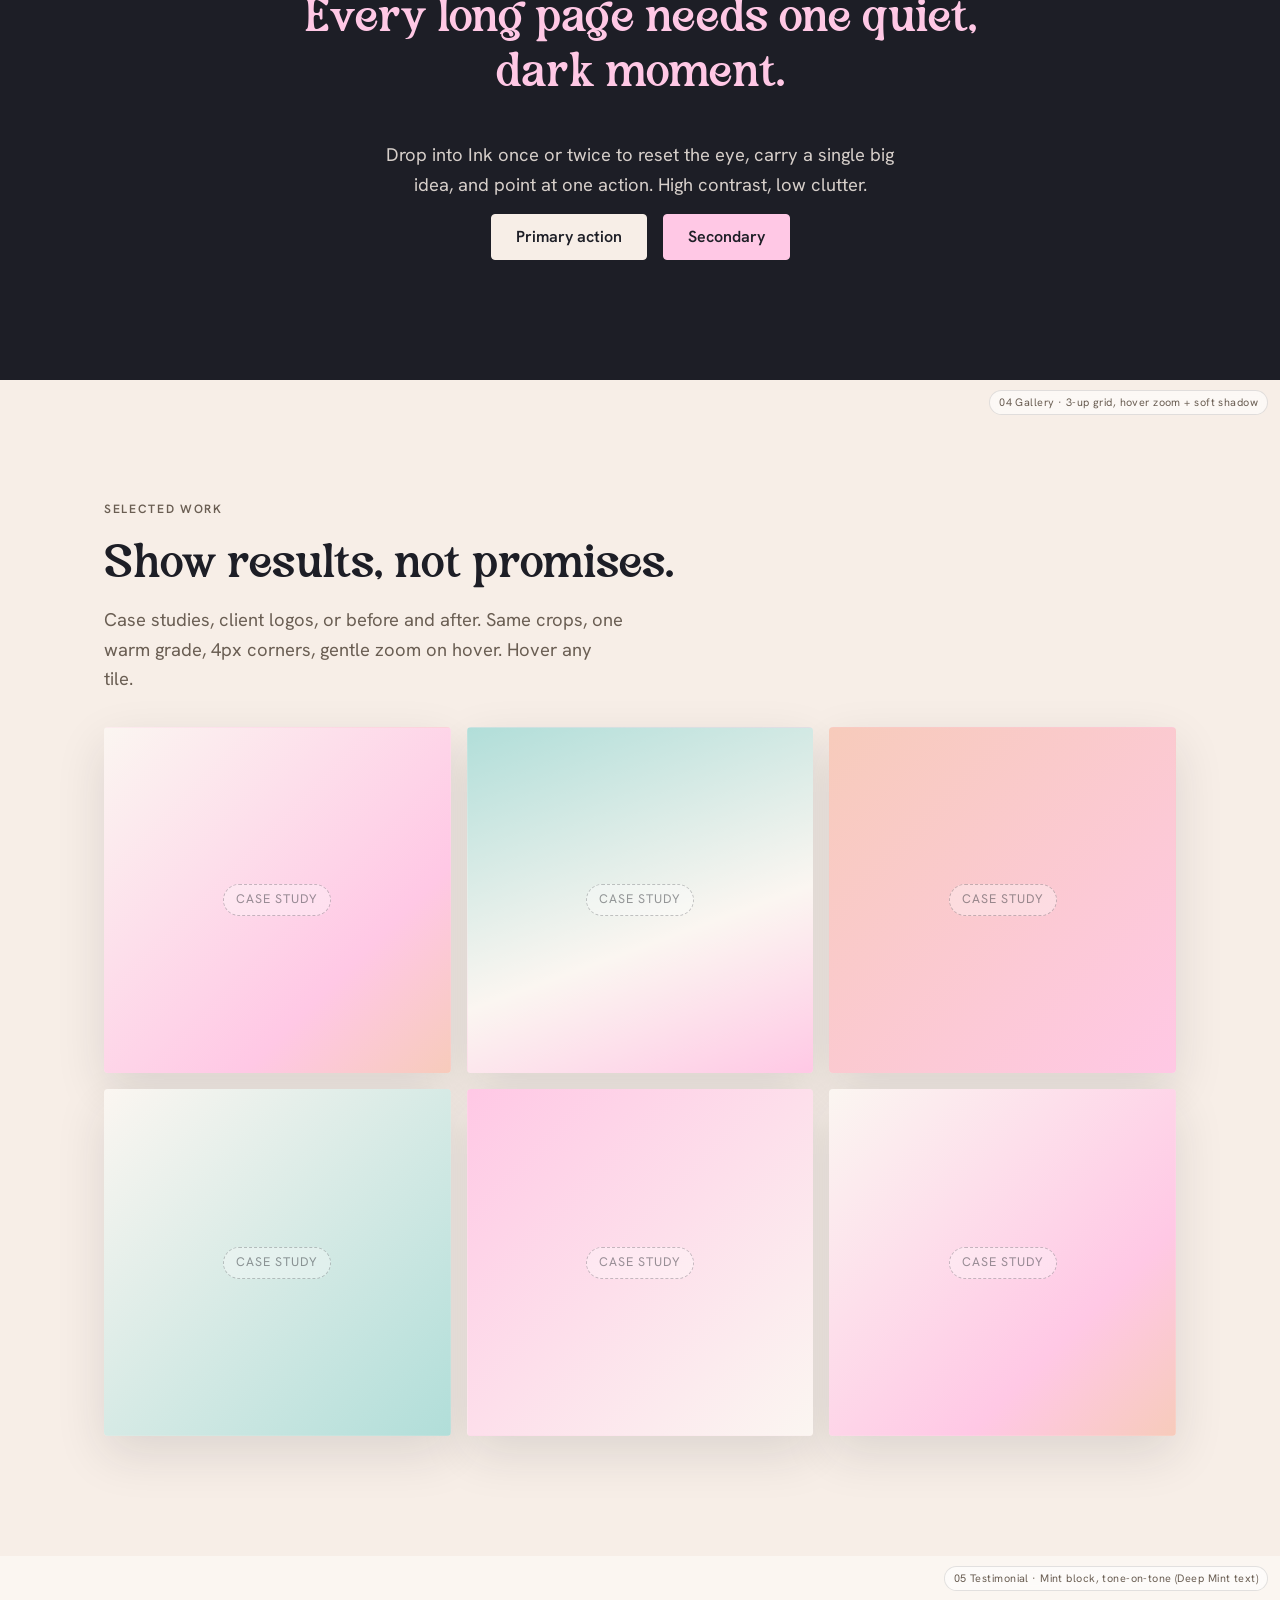
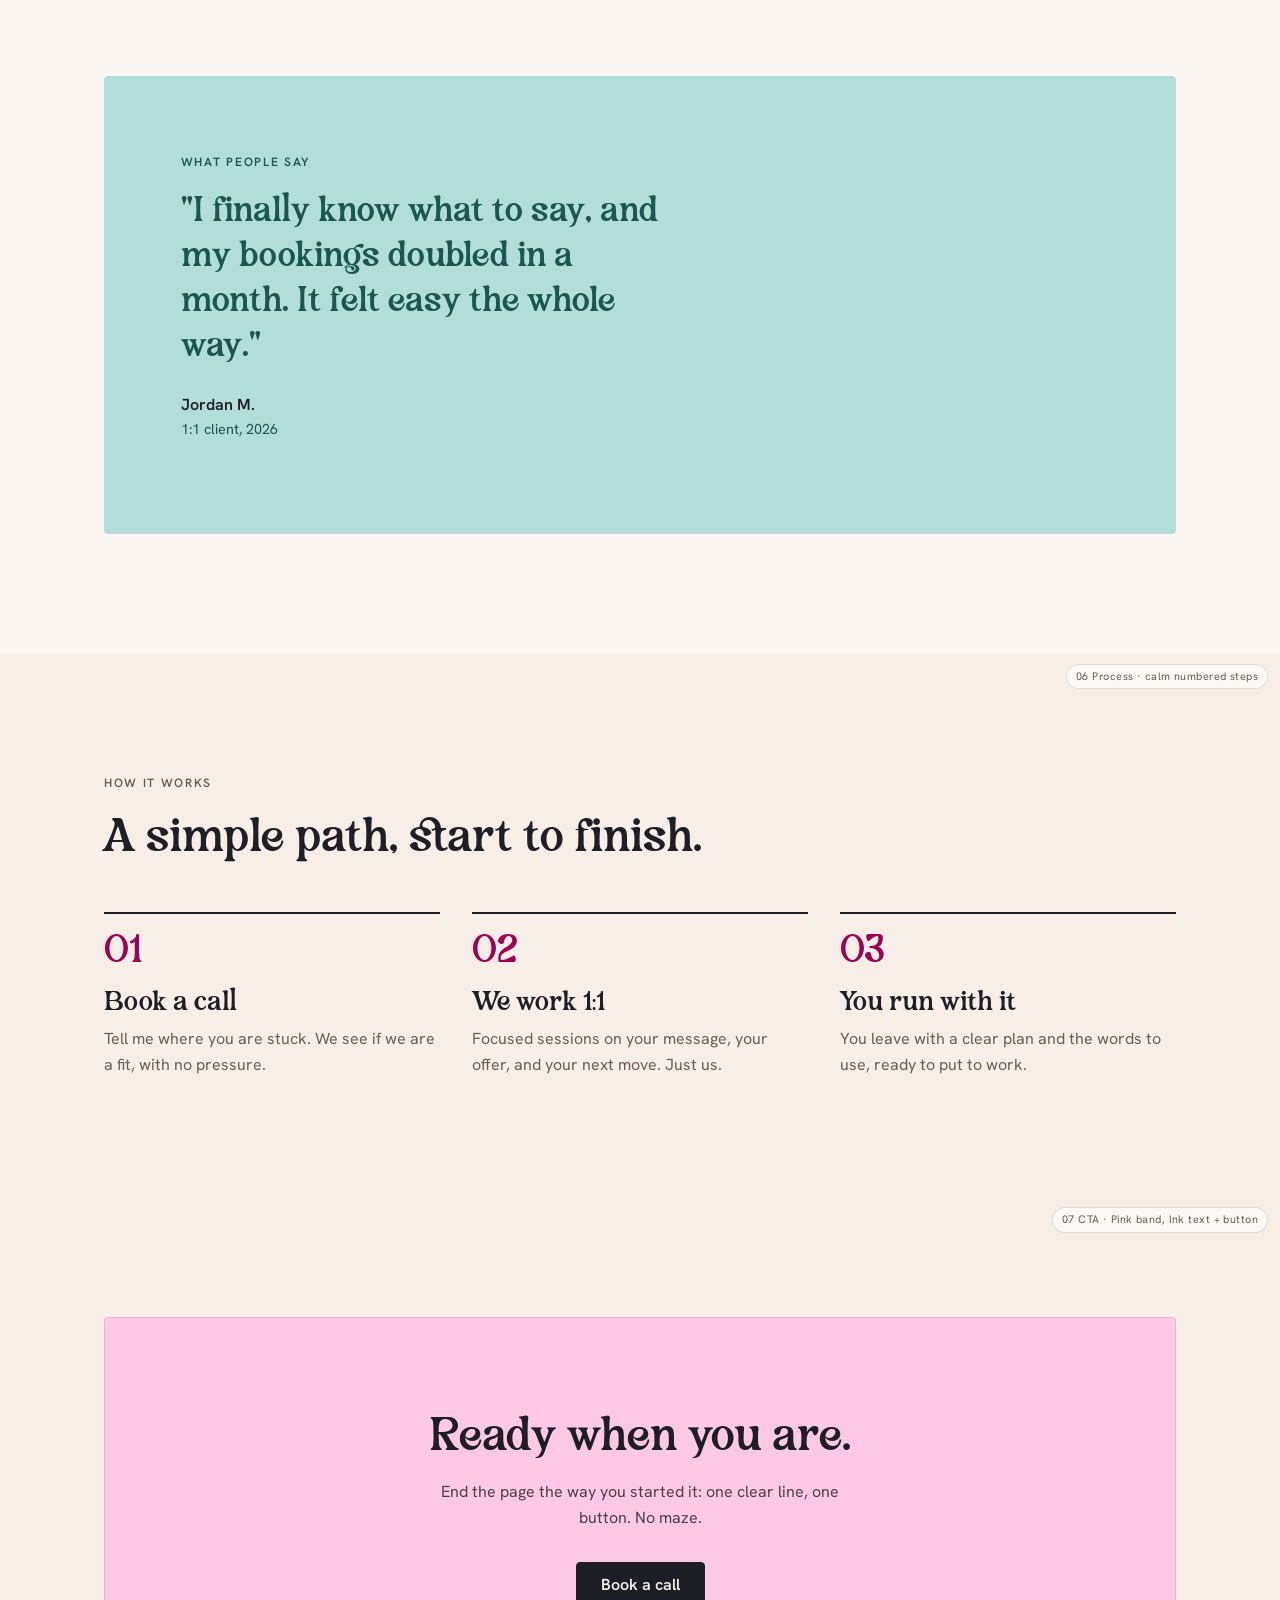
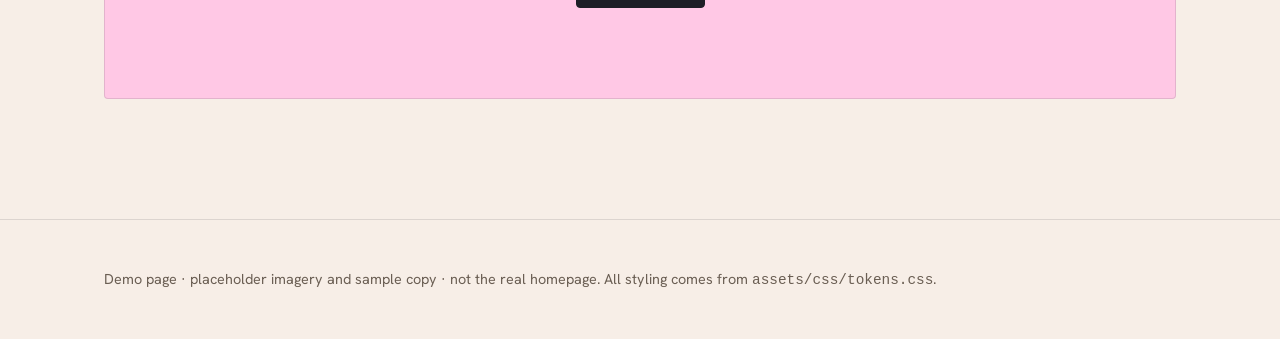
<file: sections.html>
<!DOCTYPE html>
<html lang="en">
<head>
  <meta charset="utf-8">
  <meta name="viewport" content="width=device-width, initial-scale=1">
  <meta name="theme-color" content="#1D1E26">
  <meta name="color-scheme" content="light">
  <meta name="robots" content="noindex, nofollow">
  <title>Section Treatments · Demo</title>
  <link rel="icon" href="/favicon.ico" sizes="any">
  <link rel="icon" type="image/png" sizes="32x32" href="/favicon-32.png">
  <link rel="icon" type="image/png" sizes="16x16" href="/favicon-16.png">
  <link rel="apple-touch-icon" href="/apple-touch-icon.png">
  <!-- the two fonts every page paints with; preloaded so they are not discovered only after tokens.css parses -->
  <link rel="preload" href="/assets/fonts/hanken-grotesk-var.woff2" as="font" type="font/woff2" crossorigin>
  <link rel="preload" href="/assets/fonts/golden-batch.woff2" as="font" type="font/woff2" crossorigin>
  <link rel="stylesheet" href="/assets/css/tokens.css">
  <style>
    /* ----------------------------------------------------------------
       Section treatments demo. noindex. Uses tokens.css for the system;
       everything here is a demonstration, with placeholder imagery and
       sample copy in the brand voice. Not the real homepage.
       ---------------------------------------------------------------- */
    *, *::before, *::after { box-sizing: border-box; }
    html { -webkit-text-size-adjust: 100%; scroll-behavior: smooth; }
    body {
      margin: 0; background: var(--bg); color: var(--text);
      font-family: var(--font-body); font-size: var(--body);
      line-height: var(--lh-body); font-weight: 400;
      -webkit-font-smoothing: antialiased;
    }
    h1, h2, h3, .display {
      font-family: var(--font-display); font-weight: 400;
      font-synthesis: none; line-height: var(--lh-tight); margin: 0;
    }
    h1 { font-size: var(--h1); }
    h2 { font-size: var(--h2); }
    h3 { font-size: var(--h3); }
    p { margin: 0 0 var(--s-2); }
    a { color: var(--link); }

    .container { width: 100%; max-width: var(--container); margin-inline: auto; padding-inline: var(--s-3); }
    section { padding-block: var(--section-y); position: relative; overflow: hidden; }
    section.alt { background: var(--bg-alt); }
    section.feature { background: var(--bg-feature); color: var(--text-on-dark); }
    section.feature h1, section.feature h2, section.feature h3 { color: var(--text-on-dark); }

    .eyebrow {
      font-family: var(--font-body); text-transform: uppercase;
      letter-spacing: 0.14em; font-size: 0.75rem; font-weight: 600;
      color: var(--text-muted); margin: 0 0 var(--s-2);
    }
    section.feature .eyebrow { color: var(--c-mint); }

    /* Tiny margin-note so each block names its own treatment (demo only) */
    .treat-tag {
      position: absolute; top: 10px; right: 12px; z-index: 3;
      font-size: 0.68rem; letter-spacing: 0.04em; color: var(--text-muted);
      background: rgba(255,255,255,0.6); border: 1px solid var(--line);
      padding: 3px 9px; border-radius: 999px; backdrop-filter: blur(4px);
    }
    section.feature .treat-tag { background: rgba(247,238,231,0.12); color: var(--c-cream); border-color: rgba(247,238,231,0.25); }
    body.tags-off .treat-tag { display: none; }

    /* ---- Buttons (from the system) ---- */
    .btn {
      display: inline-block; font-family: var(--font-body); font-size: 1rem;
      font-weight: 600; line-height: 1; padding: 14px 24px; border-radius: var(--radius);
      border: 1.5px solid var(--action); text-decoration: none; cursor: pointer;
      transition: transform 0.12s ease, opacity 0.12s ease, background 0.16s ease, color 0.16s ease;
    }
    .btn:active { transform: translateY(1px); }
    .btn-primary { background: var(--action); color: var(--action-text); }
    .btn-primary:hover { opacity: 0.88; }
    .btn-accent { background: var(--c-pink); color: var(--c-ink); border-color: var(--line); }
    .btn-accent:hover { background: var(--c-pink-deep); color: var(--c-cream); border-color: var(--c-pink-deep); }
    .on-ink .btn-primary, section.feature .btn-primary { background: var(--c-cream); color: var(--c-ink); border-color: var(--c-cream); }
    .on-ink .btn-accent, section.feature .btn-accent { border-color: var(--c-pink); }
    .btn-row { display: flex; gap: var(--s-2); flex-wrap: wrap; align-items: center; }

    /* ---- Placeholder imagery (warm, on-brand, self-contained) ---- */
    .ph {
      position: relative; border-radius: var(--radius); overflow: hidden;
      border: 1px solid var(--line); background-size: cover; background-position: center;
      display: grid; place-items: center; min-height: 160px;
    }
    .ph::after {
      content: attr(data-label);
      font-family: var(--font-body); font-size: 0.78rem; letter-spacing: 0.08em;
      text-transform: uppercase; color: rgba(29,30,38,0.45);
      border: 1px dashed rgba(29,30,38,0.25); border-radius: 999px; padding: 5px 12px;
      background: rgba(255,255,255,0.35);
    }
    .ph-1 { background-image: linear-gradient(135deg, #FBF6F1, #FFC8E5 70%, #F7CBBB); }
    .ph-2 { background-image: linear-gradient(135deg, #FBF6F1, #B1DED9); }
    .ph-3 { background-image: linear-gradient(135deg, #F7CBBB, #FFC8E5); }
    .ph-4 { background-image: linear-gradient(160deg, #B1DED9, #FBF6F1 60%, #FFC8E5); }
    .ph-5 { background-image: linear-gradient(135deg, #FFC8E5, #FBF6F1); }
    .ph-portrait { aspect-ratio: 4 / 5; }
    .ph-wide { aspect-ratio: 16 / 10; }
    .ph-square { aspect-ratio: 1 / 1; }

    /* hover zoom + lift for gallery */
    .img-hover { overflow: hidden; border-radius: var(--radius); box-shadow: var(--shadow); }
    .img-hover .ph { border-radius: 0; border: 0; transition: transform 0.5s cubic-bezier(.2,.7,.2,1); }
    .img-hover:hover .ph { transform: scale(1.05); }

    /* ---- Layout helpers ---- */
    .split { display: grid; grid-template-columns: 1.05fr 0.95fr; gap: var(--s-6); align-items: center; }
    .split.tight { gap: var(--s-5); }
    @media (max-width: 820px) { .split { grid-template-columns: 1fr; gap: var(--s-4); } }
    .lede { font-size: 1.15rem; color: var(--text-muted); max-width: 52ch; }
    section.feature .lede { color: var(--c-cream); opacity: 0.85; }

    /* signature pink underline under a headline */
    .sig { position: relative; display: inline-block; }
    .sig svg { position: absolute; left: 0; bottom: -0.14em; width: 100%; height: 0.34em; overflow: visible; }
    .sig svg path { stroke: var(--c-pink-deep); stroke-width: 5; fill: none; stroke-linecap: round; }

    /* gallery */
    .gallery { display: grid; grid-template-columns: repeat(3, 1fr); gap: var(--s-2); }
    @media (max-width: 760px) { .gallery { grid-template-columns: repeat(2, 1fr); } }

    /* testimonial (Mint block, tone-on-tone) */
    .quote-block { background: var(--c-mint); border-radius: var(--radius); padding: clamp(var(--s-4), 6vw, var(--s-7)); }
    .quote-block .eyebrow { color: var(--c-mint-deep); }
    .quote-block blockquote {
      font-family: var(--font-display); font-weight: 400; font-synthesis: none;
      font-size: clamp(1.5rem, 3.5vw, 2.25rem); line-height: 1.25; color: var(--c-mint-deep);
      margin: 0 0 var(--s-3); max-width: 22ch;
    }
    .quote-block .cite { color: var(--c-ink); font-weight: 600; }
    .quote-block .cite span { color: var(--c-mint-deep); font-weight: 400; display: block; font-size: 0.9rem; }

    /* process steps */
    .steps { display: grid; grid-template-columns: repeat(3, 1fr); gap: var(--s-4); }
    @media (max-width: 760px) { .steps { grid-template-columns: 1fr; } }
    .step .num {
      font-family: var(--font-display); font-weight: 400; font-synthesis: none;
      font-size: 2.5rem; color: var(--c-pink-deep); line-height: 1;
    }
    .step h3 { margin: var(--s-2) 0 var(--s-1); }
    .step p { color: var(--text-muted); margin: 0; }
    .step { padding-top: var(--s-2); border-top: 2px solid var(--c-ink); }

    /* small portrait card cluster for the about strip */
    .about-imgs { display: grid; grid-template-columns: 1fr 1fr; gap: var(--s-2); }
    .about-imgs .ph:first-child { margin-top: var(--s-4); }

    /* ---- TEXTURE: grain overlay (toggle) ---- */
    #grain {
      position: fixed; inset: 0; z-index: 1; pointer-events: none;
      opacity: 0; transition: opacity 0.25s ease; mix-blend-mode: multiply;
      background-image: url("data:image/svg+xml,%3Csvg xmlns='http://www.w3.org/2000/svg' width='160' height='160'%3E%3Cfilter id='n'%3E%3CfeTurbulence type='fractalNoise' baseFrequency='0.85' numOctaves='2' stitchTiles='stitch'/%3E%3C/filter%3E%3Crect width='100%25' height='100%25' filter='url(%23n)'/%3E%3C/svg%3E");
    }
    body.tex-grain #grain { opacity: 0.05; }

    /* ---- TEXTURE: soft accent glow behind sections (toggle) ---- */
    .glow { position: absolute; border-radius: 50%; filter: blur(70px); opacity: 0; transition: opacity 0.3s ease; z-index: 0; pointer-events: none; }
    body.tex-glow .glow { opacity: 0.55; }
    .glow.pink { background: var(--c-pink); }
    .glow.mint { background: var(--c-mint); }
    .glow.coral { background: var(--c-coral); }
    section > .container { position: relative; z-index: 2; }

    /* ---- MOTION: scroll reveal (toggle, respects reduced motion) ---- */
    .reveal { opacity: 0; transform: translateY(18px); transition: opacity 0.6s ease, transform 0.6s cubic-bezier(.2,.7,.2,1); }
    .reveal.in { opacity: 1; transform: none; }
    body.motion-off .reveal { opacity: 1; transform: none; transition: none; }
    @media (prefers-reduced-motion: reduce) { .reveal { opacity: 1; transform: none; transition: none; } }

    /* ---- Demo control bar (not part of the real site) ---- */
    .demobar {
      position: fixed; bottom: 16px; left: 50%; transform: translateX(-50%);
      z-index: 50; display: flex; gap: 6px; align-items: center;
      background: var(--c-ink); color: var(--c-cream); padding: 8px 10px;
      border-radius: 999px; box-shadow: var(--shadow); font-size: 0.82rem;
      flex-wrap: wrap; justify-content: center; max-width: calc(100% - 24px);
    }
    .demobar .label { opacity: 0.6; padding: 0 6px 0 4px; letter-spacing: 0.04em; }
    .demobar button {
      font: inherit; font-weight: 600; color: var(--c-cream); cursor: pointer;
      background: rgba(247,238,231,0.12); border: 1px solid rgba(247,238,231,0.2);
      padding: 7px 12px; border-radius: 999px; transition: all 0.15s ease;
    }
    .demobar button[aria-pressed="true"] { background: var(--c-pink); color: var(--c-ink); border-color: var(--c-pink); }

    .footer { padding-block: var(--s-5); border-top: 1px solid var(--line); }
    .footer p { color: var(--text-muted); font-size: 0.9rem; margin: 0; }
  </style>
</head>
<body class="tex-grain">

  <div id="grain" aria-hidden="true"></div>

  <!-- ===================== 1 · HERO ===================== -->
  <section>
    <span class="treat-tag">01 Hero · cream + signature underline + accent glow</span>
    <div class="glow pink" style="width:520px; height:520px; top:-160px; right:-120px;"></div>
    <div class="container">
      <div class="split">
        <div class="reveal">
          <p class="eyebrow">A warm, editorial hero</p>
          <h1>Marketing that sounds like
            <span class="sig">you<svg viewBox="0 0 120 12" preserveAspectRatio="none"><path d="M3 8 C 30 2, 70 2, 117 6"/></svg></span>
            and actually works.</h1>
          <p class="lede" style="margin-top: var(--s-3);">One clear promise, a real
            photo of you, and a single thing to do next. That is all a hero needs.
            The rest of the page earns the scroll.</p>
          <div class="btn-row" style="margin-top: var(--s-4);">
            <a href="#" class="btn btn-primary">Book a call</a>
            <a href="#" class="btn btn-accent">See how I work</a>
          </div>
        </div>
        <div class="reveal img-hover ph ph-portrait ph-1" data-label="Photo of you"></div>
      </div>
    </div>
  </section>

  <!-- ===================== 2 · ABOUT STRIP ===================== -->
  <section class="alt">
    <span class="treat-tag">02 Intro · cream-soft, asymmetric portrait cluster</span>
    <div class="container">
      <div class="split tight">
        <div class="about-imgs reveal">
          <div class="ph ph-square ph-2" data-label="Portrait"></div>
          <div class="ph ph-square ph-3" data-label="Detail"></div>
        </div>
        <div class="reveal">
          <p class="eyebrow">A short, warm introduction</p>
          <h2>Hi, I help you say it clearly.</h2>
          <p style="margin-top: var(--s-3);">This is where you sound like a person,
            not a brochure. Two short paragraphs on who you help and what changes
            when they work with you. Written the way you would talk across the table.</p>
          <p>Notice the muted text is Warm Gray, the heading is Golden Batch, and
            nothing here is shouting. That restraint is the brand.</p>
          <p style="margin-bottom:0;"><a href="#">More about how I work</a></p>
        </div>
      </div>
    </div>
  </section>

  <!-- ===================== 3 · FEATURE BAND (INK) ===================== -->
  <section class="feature">
    <span class="treat-tag">03 Feature band · full Ink, Pink headline (the deep breath)</span>
    <div class="container" style="text-align:center; max-width: 760px;">
      <p class="eyebrow reveal">A dark section for contrast</p>
      <h2 class="reveal" style="color: var(--c-pink);">Every long page needs one
        quiet, dark moment.</h2>
      <p class="lede reveal" style="margin: var(--s-3) auto var(--s-4); text-align:center;">
        Drop into Ink once or twice to reset the eye, carry a single big idea, and
        point at one action. High contrast, low clutter.</p>
      <div class="btn-row reveal" style="justify-content:center;">
        <a href="#" class="btn btn-primary">Primary action</a>
        <a href="#" class="btn btn-accent">Secondary</a>
      </div>
    </div>
  </section>

  <!-- ===================== 4 · GALLERY ===================== -->
  <section>
    <span class="treat-tag">04 Gallery · 3-up grid, hover zoom + soft shadow</span>
    <div class="container">
      <div class="reveal" style="margin-bottom: var(--s-4);">
        <p class="eyebrow">Selected work</p>
        <h2>Show results, not promises.</h2>
        <p class="lede" style="margin-top: var(--s-2);">Case studies, client logos,
          or before and after. Same crops, one warm grade, 4px corners, gentle zoom
          on hover. Hover any tile.</p>
      </div>
      <div class="gallery reveal">
        <div class="img-hover"><div class="ph ph-square ph-1" data-label="Case study"></div></div>
        <div class="img-hover"><div class="ph ph-square ph-4" data-label="Case study"></div></div>
        <div class="img-hover"><div class="ph ph-square ph-3" data-label="Case study"></div></div>
        <div class="img-hover"><div class="ph ph-square ph-2" data-label="Case study"></div></div>
        <div class="img-hover"><div class="ph ph-square ph-5" data-label="Case study"></div></div>
        <div class="img-hover"><div class="ph ph-square ph-1" data-label="Case study"></div></div>
      </div>
    </div>
  </section>

  <!-- ===================== 5 · TESTIMONIAL (MINT) ===================== -->
  <section class="alt">
    <span class="treat-tag">05 Testimonial · Mint block, tone-on-tone (Deep Mint text)</span>
    <div class="glow mint" style="width:460px; height:460px; bottom:-180px; left:-120px;"></div>
    <div class="container">
      <div class="quote-block reveal">
        <p class="eyebrow">What people say</p>
        <blockquote>"I finally know what to say, and my bookings doubled in a
          month. It felt easy the whole way."</blockquote>
        <p class="cite">Jordan M. <span>1:1 client, 2026</span></p>
      </div>
    </div>
  </section>

  <!-- ===================== 6 · PROCESS ===================== -->
  <section>
    <span class="treat-tag">06 Process · calm numbered steps</span>
    <div class="container">
      <div class="reveal" style="margin-bottom: var(--s-5);">
        <p class="eyebrow">How it works</p>
        <h2>A simple path, start to finish.</h2>
      </div>
      <div class="steps">
        <div class="step reveal">
          <div class="num">01</div>
          <h3>Book a call</h3>
          <p>Tell me where you are stuck. We see if we are a fit, with no pressure.</p>
        </div>
        <div class="step reveal">
          <div class="num">02</div>
          <h3>We work 1:1</h3>
          <p>Focused sessions on your message, your offer, and your next move. Just us.</p>
        </div>
        <div class="step reveal">
          <div class="num">03</div>
          <h3>You run with it</h3>
          <p>You leave with a clear plan and the words to use, ready to put to work.</p>
        </div>
      </div>
    </div>
  </section>

  <!-- ===================== 7 · CTA BAND (PINK) ===================== -->
  <section>
    <span class="treat-tag">07 CTA · Pink band, Ink text + button</span>
    <div class="container">
      <div class="reveal" style="background: var(--c-pink); border: 1px solid var(--line); border-radius: var(--radius); padding: clamp(var(--s-5), 7vw, var(--s-7)); text-align:center;">
        <h2 style="color: var(--c-ink);">Ready when you are.</h2>
        <p style="color: var(--c-ink); opacity:0.8; max-width: 46ch; margin: var(--s-2) auto var(--s-4);">
          End the page the way you started it: one clear line, one button. No maze.</p>
        <a href="#" class="btn btn-primary">Book a call</a>
      </div>
    </div>
  </section>

  <!-- ===================== FOOTER ===================== -->
  <footer class="footer">
    <div class="container">
      <p>Demo page · placeholder imagery and sample copy · not the real homepage.
        All styling comes from <code>assets/css/tokens.css</code>.</p>
    </div>
  </footer>

  <!-- Demo controls (not part of the real site) -->
  <div class="demobar" role group aria-label="Demo controls">
    <span class="label">Demo</span>
    <button id="t-grain" aria-pressed="true">Grain</button>
    <button id="t-glow" aria-pressed="false">Accent glow</button>
    <button id="t-motion" aria-pressed="true">Motion</button>
    <button id="t-tags" aria-pressed="true">Labels</button>
  </div>

  <script>
    // Scroll reveal
    const reduce = matchMedia('(prefers-reduced-motion: reduce)').matches;
    const els = document.querySelectorAll('.reveal');
    if (reduce) {
      els.forEach(e => e.classList.add('in'));
    } else {
      const io = new IntersectionObserver((entries) => {
        entries.forEach(en => { if (en.isIntersecting) { en.target.classList.add('in'); io.unobserve(en.target); } });
      }, { threshold: 0.15, rootMargin: '0px 0px -8% 0px' });
      els.forEach(e => io.observe(e));
    }

    // Toggles
    const body = document.body;
    const bind = (id, cls, on, invert=false) => {
      const btn = document.getElementById(id);
      const apply = () => {
        const pressed = btn.getAttribute('aria-pressed') === 'true';
        const active = invert ? !pressed : pressed;
        body.classList.toggle(cls, active);
      };
      btn.addEventListener('click', () => {
        btn.setAttribute('aria-pressed', btn.getAttribute('aria-pressed') === 'true' ? 'false' : 'true');
        apply();
      });
      apply();
    };
    bind('t-grain', 'tex-grain', true);
    bind('t-glow', 'tex-glow', false);
    bind('t-motion', 'motion-off', true, true); // pressed = motion ON = class OFF
    bind('t-tags', 'tags-off', true, true);     // pressed = labels ON = class OFF
  </script>
</body>
</html>
</file>
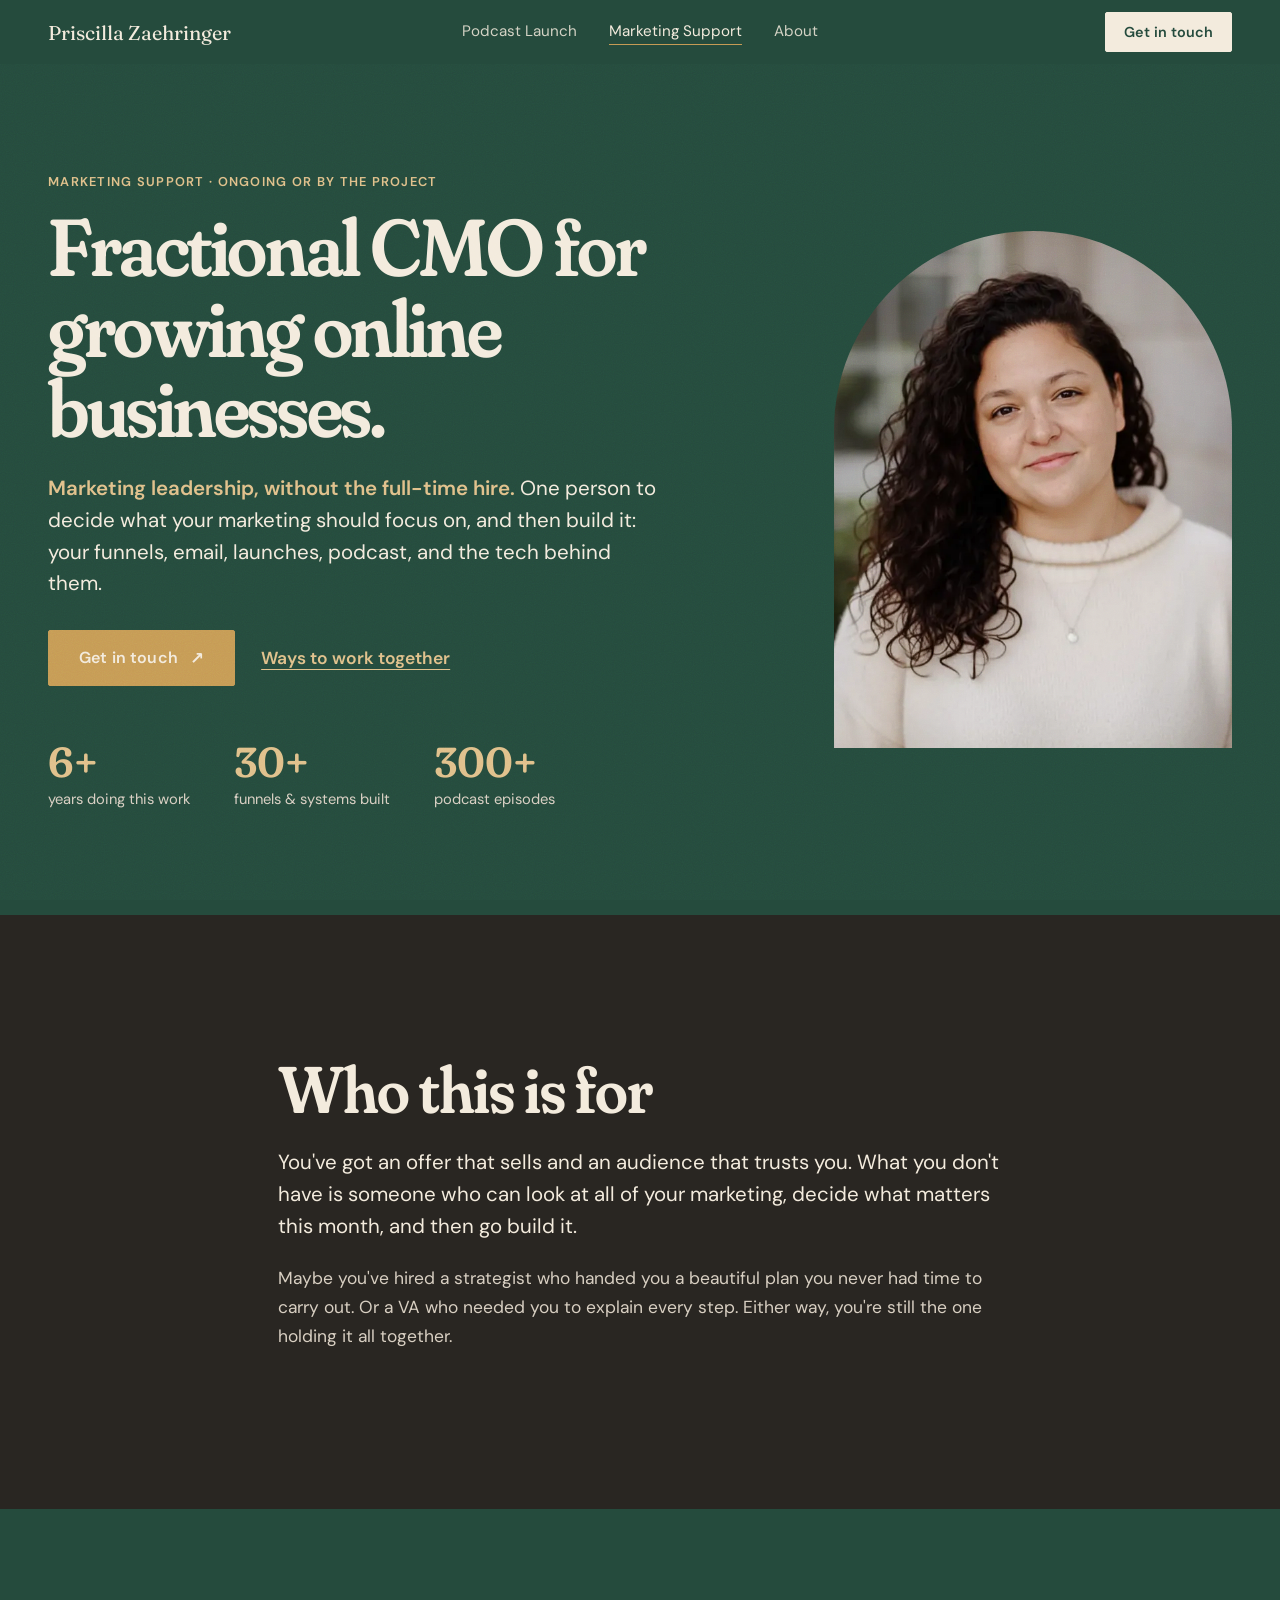
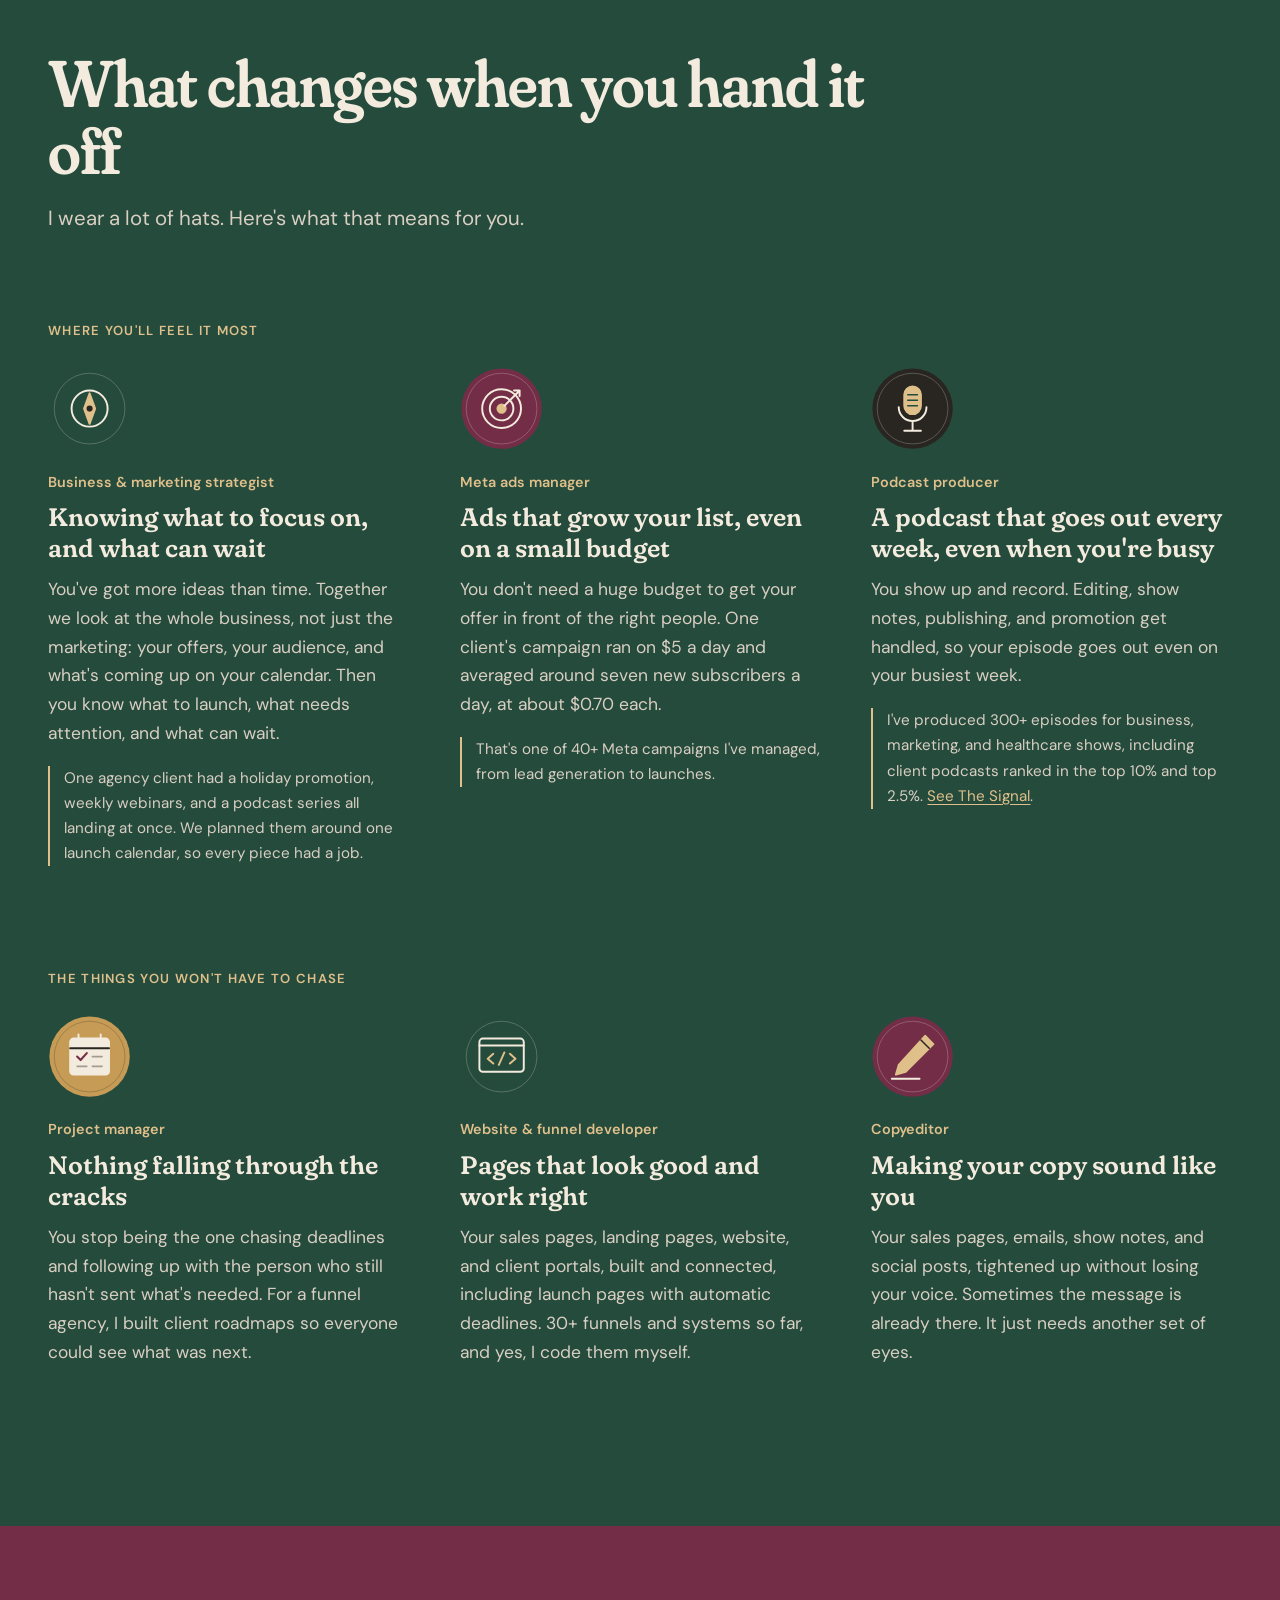
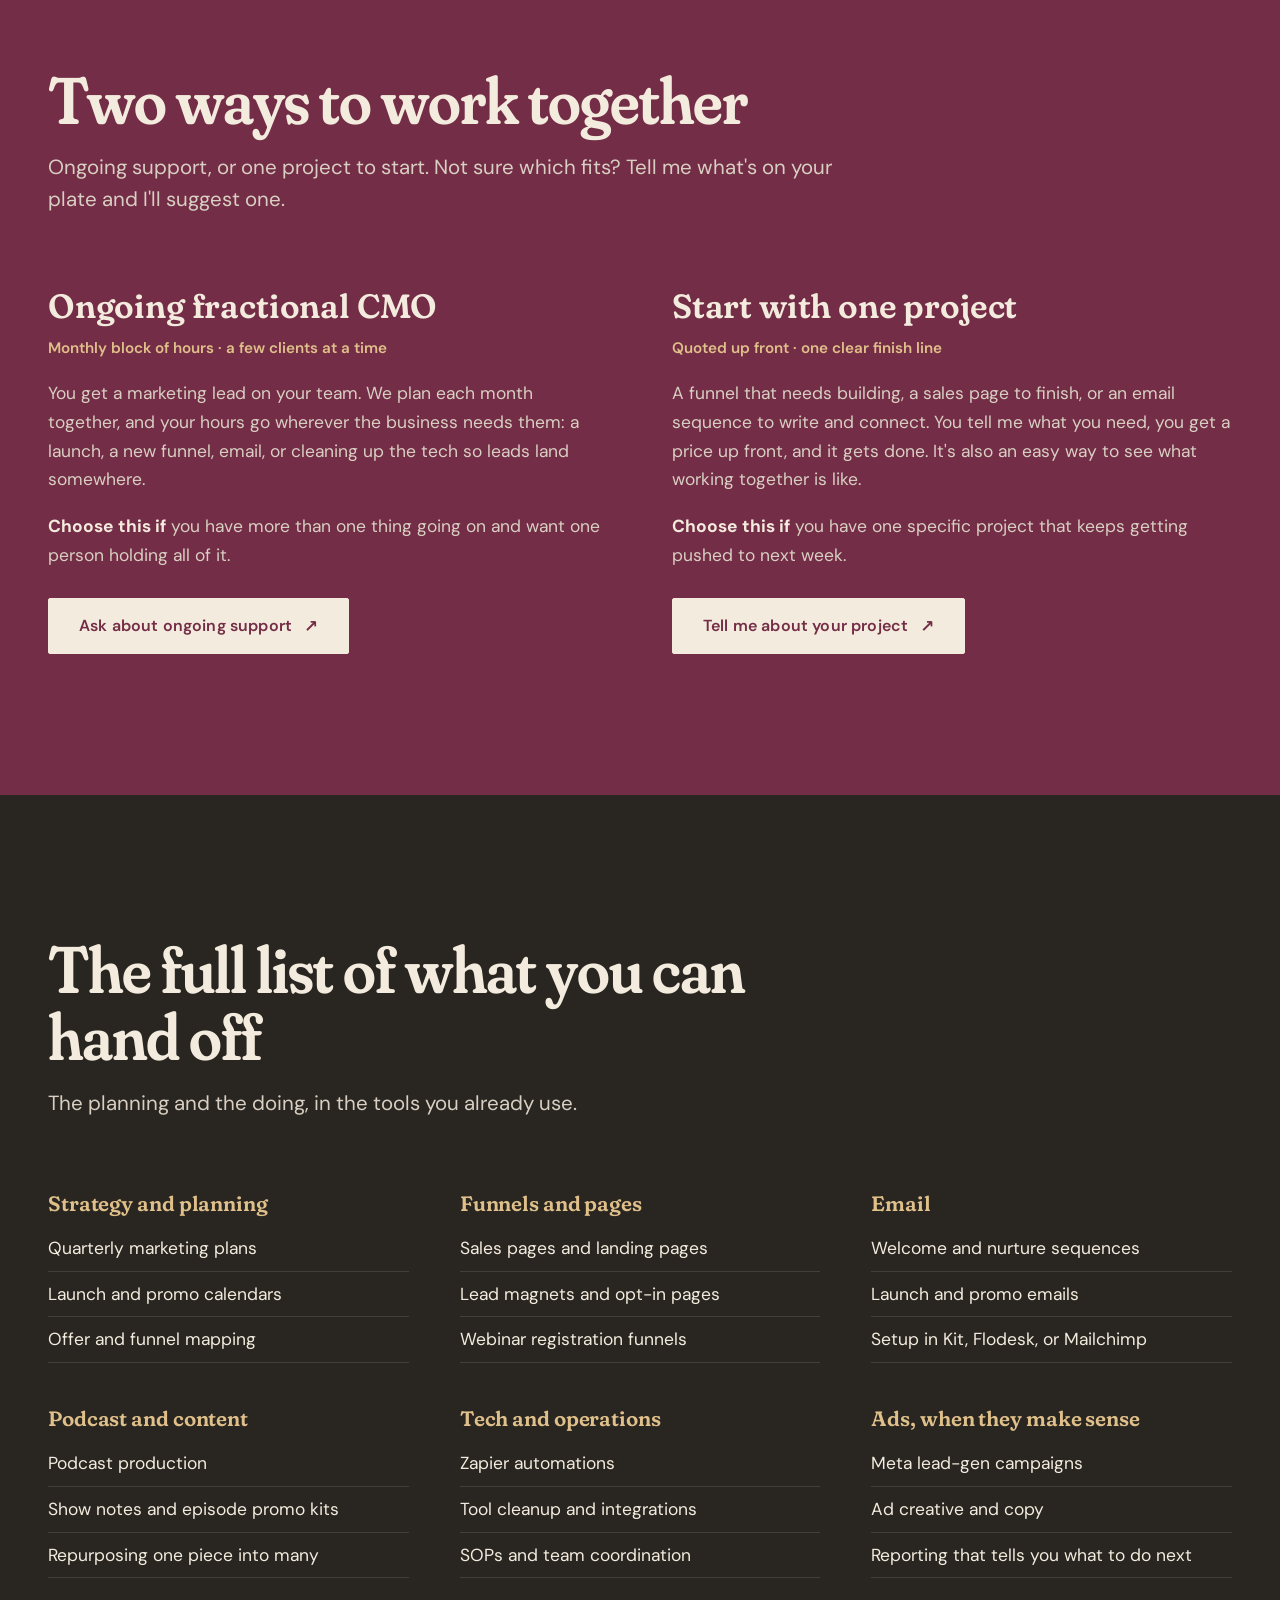
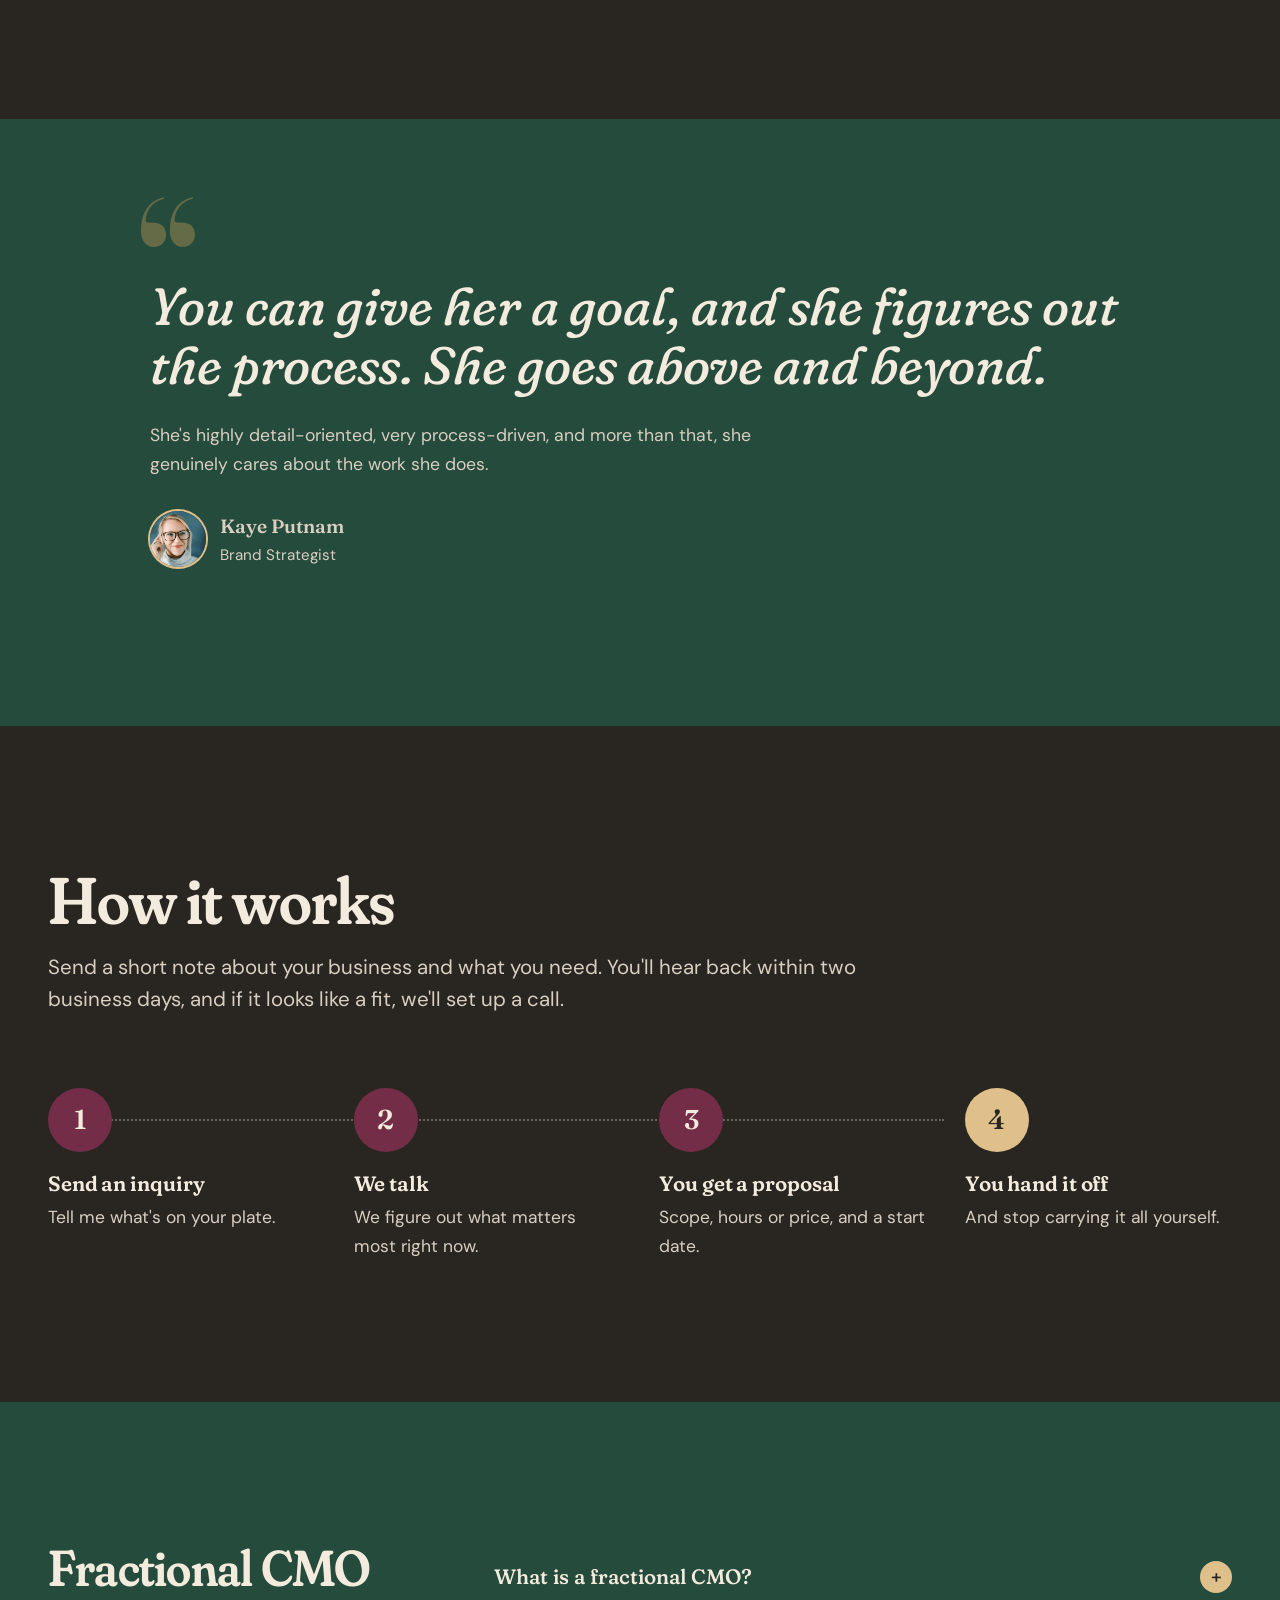
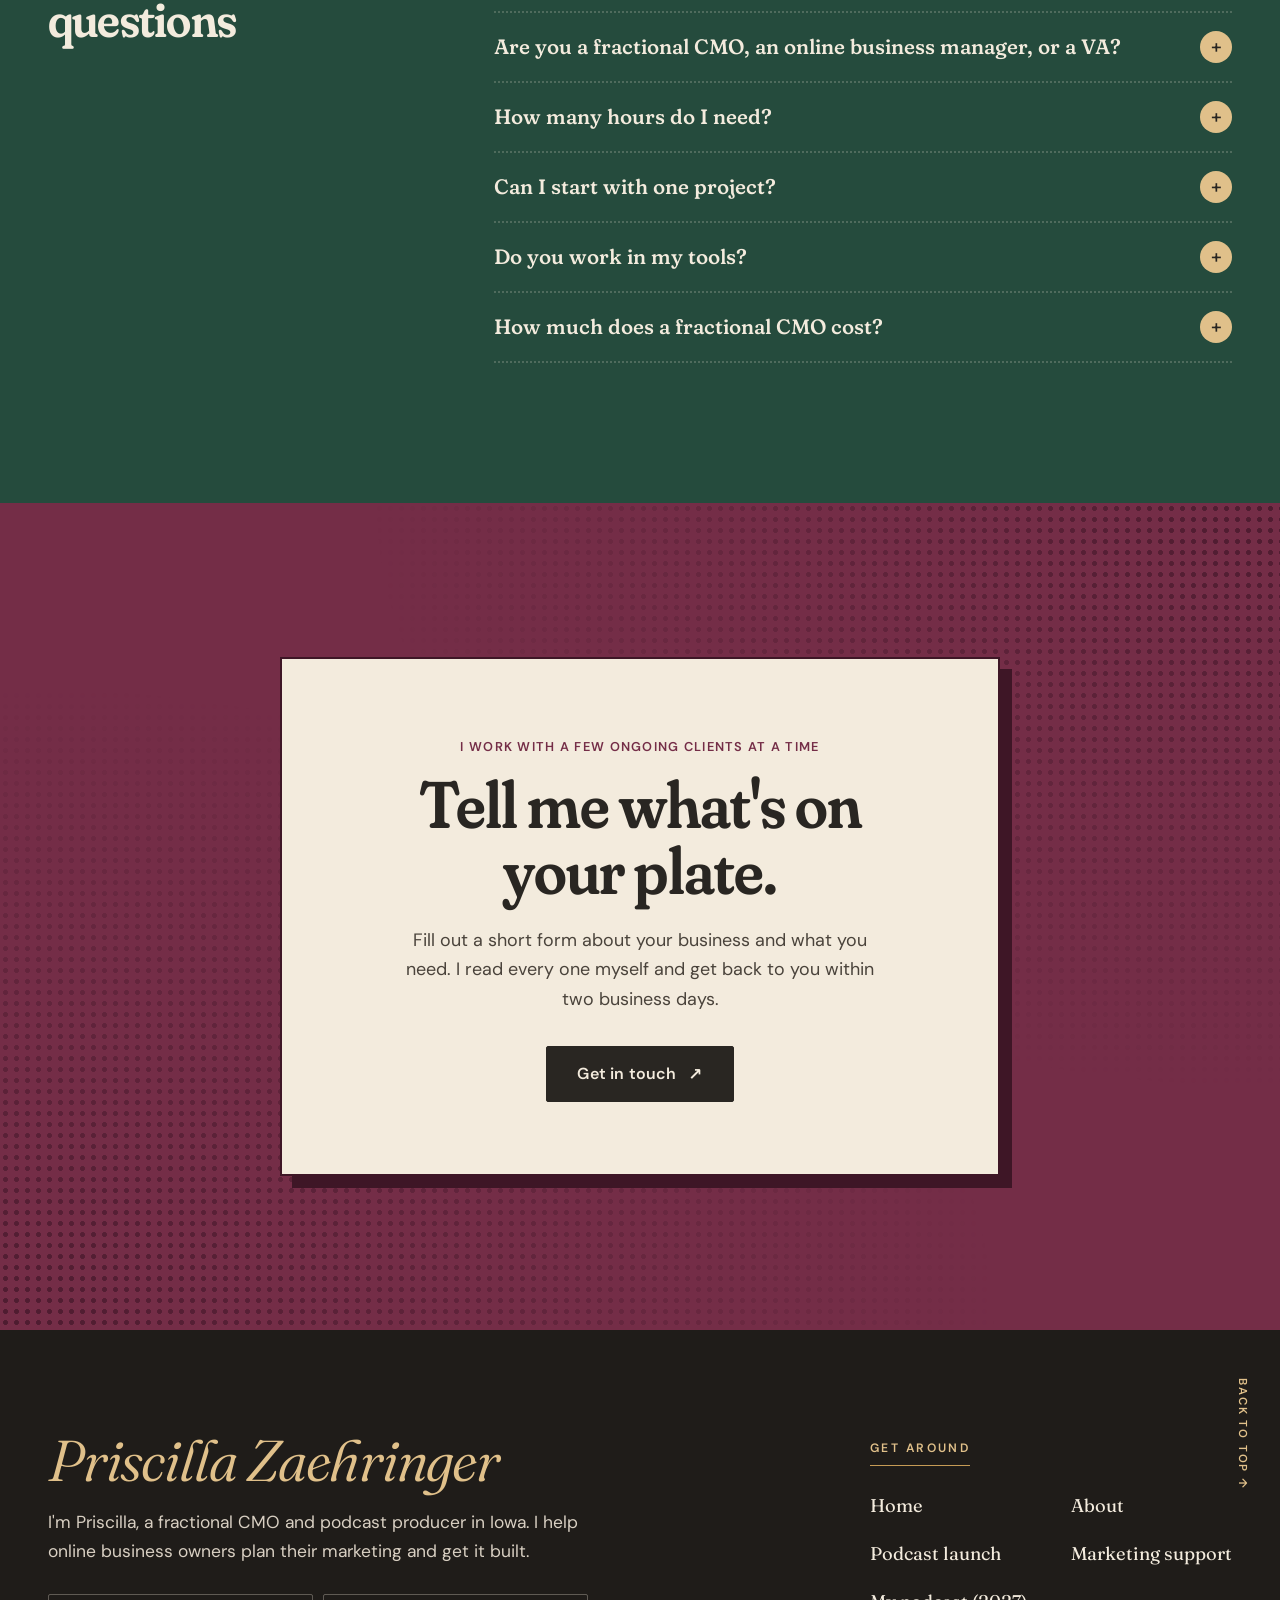
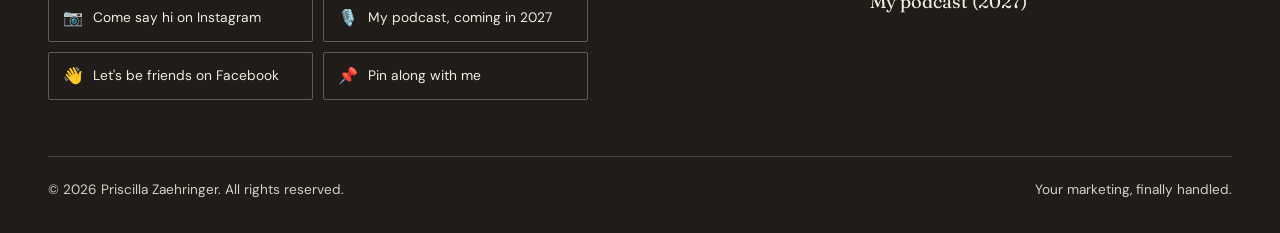
<file: support.html>
<!DOCTYPE html>
<html lang="en">
<head>
  <meta charset="utf-8">
  <meta name="viewport" content="width=device-width, initial-scale=1">
  <meta name="theme-color" content="#254B3D">
  <meta name="color-scheme" content="light">
  <!-- noindex while staging. Remove this tag at launch. -->
  <meta name="robots" content="noindex, nofollow">
  <title>Fractional CMO &amp; Marketing Support for Online Business Owners | Priscilla Zaehringer</title>
  <meta name="description" content="Fractional CMO for growing online businesses. I plan your marketing and build it: funnels, sales pages, email, launches, podcasts, and automations. Ongoing or by the project.">
  <meta property="og:type" content="website">
  <meta property="og:title" content="Fractional CMO &amp; Marketing Support for Online Business Owners | Priscilla Zaehringer">
  <meta property="og:description" content="Fractional CMO for growing online businesses. I plan your marketing and build it: funnels, sales pages, email, launches, podcasts, and automations. Ongoing or by the project.">
  <meta property="og:url" content="https://priscillazaehringer.com/support">
  <link rel="preload" href="/assets/fonts/fraunces-var.woff2" as="font" type="font/woff2" crossorigin>
  <link rel="preload" href="/assets/fonts/dm-sans-var.woff2" as="font" type="font/woff2" crossorigin>
  <link rel="stylesheet" href="/assets/css/signal.css">
  <style>
    /* ================= Marketing support (on the shared Signal system) ================= */
    .narrow { max-width: 820px; }
    .hero { padding-block: clamp(64px, 8vw, 120px); }
    .hero-grid { display: grid; grid-template-columns: minmax(0, 7fr) minmax(0, 4fr); gap: clamp(40px, 7vw, 112px); align-items: center; }
    .hero h1 { font-family: var(--serif); font-weight: 600; font-size: clamp(2.8rem, 1.2rem + 4.8vw, 5.8rem); line-height: 1; letter-spacing: -0.03em;
      font-variation-settings: 'SOFT' 100, 'WONK' 1, 'opsz' 144; max-width: 13ch; }
    .hero .lede { max-width: 44ch; margin: 24px 0 30px; }
    .hero .lede b { color: var(--hi); font-weight: 600; }
    .hero-cta { display: flex; align-items: center; flex-wrap: wrap; gap: 14px 26px; }
    .hero-stats { display: flex; flex-wrap: wrap; gap: 20px 44px; list-style: none; margin: clamp(40px, 5vw, 56px) 0 0; padding: 0; }
    .hero-stats b { display: block; font-family: var(--serif); font-weight: 600; font-size: clamp(2rem, 1.5rem + 1.4vw, 2.8rem); line-height: 1;
      color: var(--hi); font-variation-settings: 'SOFT' 100, 'WONK' 1; }
    .hero-stats span { font-size: 0.92rem; color: var(--muted); }
    .hero-photo { margin: 0; }
    .hero-photo img { width: 100%; aspect-ratio: 4 / 5.2; object-fit: cover; object-position: 50% 20%; border-radius: 999px 999px 0 0; }
    @media (max-width: 860px) { .hero-grid { grid-template-columns: 1fr; } .hero-photo { max-width: 320px; } }

    .who h2 { margin-bottom: 24px; }
    .who p:not(.lede) { color: var(--muted); }

    .roles-head { max-width: 820px; }
    .roles-head h2 { margin-bottom: 18px; }
    .roles-head .lede { color: var(--muted); }
    .group-h { margin: clamp(56px, 7vw, 88px) 0 28px; font: 600 0.82rem/1.3 var(--sans); letter-spacing: 0.1em; text-transform: uppercase; color: var(--hi); }
    .hats { display: grid; grid-template-columns: repeat(3, minmax(0, 1fr)); gap: clamp(28px, 4vw, 56px); list-style: none; margin: 0; padding: 0; }
    .hat-art { display: block; width: clamp(80px, 6.5vw, 96px); height: auto; margin-bottom: 20px; }
    .hat-role { margin: 0 0 8px; font-size: 0.9rem; font-weight: 600; color: var(--hi); }
    .hats h4 { margin: 0 0 12px; font-family: var(--serif); font-weight: 600; font-size: clamp(1.3rem, 1.1rem + 0.6vw, 1.6rem); line-height: 1.2;
      font-variation-settings: 'SOFT' 100, 'WONK' 1; }
    .hats p:not(.hat-role) { color: var(--muted); }
    .hat-proof { padding-left: 14px; border-left: 2px solid var(--hi); font-size: 0.95rem; }
    @media (max-width: 900px) { .hats { grid-template-columns: 1fr; gap: 44px; } }

    .ways { display: grid; grid-template-columns: 1fr 1fr; gap: clamp(32px, 5vw, 72px); margin-top: clamp(48px, 6vw, 72px); }
    .way h3 { font-weight: 600; font-variation-settings: 'SOFT' 100, 'WONK' 1; font-size: clamp(1.6rem, 1.3rem + 1vw, 2.2rem); }
    .way .meta { margin: 10px 0 18px; font-weight: 600; color: var(--hi); font-size: 0.95rem; }
    .way p:not(.meta) { color: var(--muted); }
    .way .choose b { color: var(--ink); }
    .way .btn { margin-top: 10px; }
    @media (max-width: 860px) { .ways { grid-template-columns: 1fr; gap: 56px; } }

    .handoff { display: grid; grid-template-columns: repeat(3, minmax(0, 1fr)); gap: 44px clamp(28px, 4vw, 56px); margin-top: clamp(48px, 6vw, 72px); }
    .handoff h3 { font-weight: 600; font-variation-settings: 'SOFT' 100; font-size: 1.3rem; color: var(--hi); margin-bottom: 10px; }
    .handoff ul { list-style: none; margin: 0; padding: 0; }
    .handoff li { padding: 8px 0; border-bottom: 1px solid rgba(243,235,221,0.12); color: var(--ink); }
    @media (max-width: 860px) { .handoff { grid-template-columns: 1fr 1fr; } }
    @media (max-width: 520px) { .handoff { grid-template-columns: 1fr; } }

    .quote-wrap { max-width: 980px; margin-inline: auto; position: relative; }
    .quote-wrap::before { content: "\201C"; position: absolute; left: -0.06em; top: -0.5em; font-family: var(--serif); font-weight: 600;
      font-size: clamp(8rem, 5rem + 8vw, 14rem); line-height: 1; color: var(--gold); opacity: 0.4; }
    .quote-wrap blockquote { position: relative; margin: 0; font-family: var(--serif); font-style: italic; font-weight: 450;
      font-size: clamp(1.9rem, 1.2rem + 2.6vw, 3.4rem); line-height: 1.12; font-variation-settings: 'SOFT' 100, 'WONK' 1; }
    .quote-wrap .support { margin: 26px 0 0; max-width: 56ch; color: var(--muted); font-size: 1.1rem; }
    .cite { display: flex; align-items: center; gap: 14px; margin-top: 32px; }
    .cite .avatar { width: 56px; height: 56px; border-radius: 50%; background-size: cover; background-position: center; box-shadow: 0 0 0 2px var(--hi); }
    .cite b { display: block; font-family: var(--serif); font-weight: 600; font-size: 1.2rem; }
    .cite span { color: var(--muted); font-size: 0.95rem; }

    .cues { position: relative; display: grid; grid-template-columns: repeat(4, minmax(0, 1fr)); gap: clamp(24px, 3vw, 40px); list-style: none;
      margin: clamp(48px, 6vw, 72px) 0 0; padding: 0; counter-reset: c; }
    .cues::before { content: ""; position: absolute; left: 32px; right: calc(25% - 8px); top: 31px; border-top: 2px dotted rgba(243,235,221,0.3); }
    .cues li { position: relative; counter-increment: c; }
    .cues li::before { content: counter(c); display: grid; place-items: center; width: 64px; height: 64px; border-radius: 50%; background: var(--mulberry);
      color: var(--paper); font-family: var(--serif); font-weight: 600; font-size: 1.7rem; margin-bottom: 20px; position: relative; }
    .cues li:last-child::before { background: var(--hi); color: #292622; }
    .cues h3 { font-weight: 600; font-variation-settings: 'SOFT' 100; font-size: 1.3rem; margin-bottom: 8px; }
    .cues p { margin: 0; color: var(--muted); }
    @media (max-width: 860px) { .cues { grid-template-columns: 1fr 1fr; } .cues::before { display: none; } }
    @media (max-width: 480px) { .cues { grid-template-columns: 1fr; } }

    .faq-grid { display: grid; grid-template-columns: minmax(0, 4fr) minmax(0, 8fr); gap: clamp(32px, 6vw, 96px); }
    .faq-grid h2 { font-size: clamp(2rem, 1.4rem + 2.2vw, 3.2rem); }
    @media (max-width: 860px) { .faq-grid { grid-template-columns: 1fr; gap: 20px; } }

    .halftone-close { position: relative; background: var(--mulberry); padding-block: clamp(96px, 12vw, 168px); overflow: hidden; isolation: isolate; }
    .halftone-close::before { content: ""; position: absolute; inset: 0; z-index: -1; pointer-events: none;
      background-image: radial-gradient(circle, #4E1C30 0 2.2px, transparent 2.6px); background-size: 11px 11px;
      -webkit-mask-image: radial-gradient(ellipse at 0% 100%, #000 0%, transparent 55%), radial-gradient(ellipse at 100% 0%, #000 0%, transparent 50%);
              mask-image: radial-gradient(ellipse at 0% 100%, #000 0%, transparent 55%), radial-gradient(ellipse at 100% 0%, #000 0%, transparent 50%); }
    .halftone-close .paper-card { box-shadow: 12px 12px 0 #3E1626; border-color: #3E1626; }
    @media (max-width: 600px) { .halftone-close .paper-card { box-shadow: 8px 8px 0 #3E1626; } }
  </style>
</head>
<body>
  <a class="skip-link" href="#main">Skip to content</a>

  <div id="grain" aria-hidden="true"></div>

  <div class="top-stack" id="hdr-stack">
    <header class="site-header" id="hdr">
      <div class="container nav">
        <a href="/" class="wordmark">Priscilla Zaehringer</a>
        <nav class="nav-center" aria-label="Main">
          <a href="/podcast.html">Podcast Launch</a>
          <a href="/support.html" aria-current="page">Marketing Support</a>
          <a href="/about.html">About</a>
        </nav>
        <div class="nav-cta">
          <button type="button" class="nav-pill" data-open-inquiry>Get in touch</button>
          <button type="button" class="nav-toggle" id="navToggle" aria-controls="mobileMenu" aria-expanded="false" aria-label="Open menu">
            <span class="bars" aria-hidden="true"><i></i><i></i><i></i></span>
          </button>
        </div>
      </div>
    </header>
      <div class="mobile-menu" id="mobileMenu">
        <div class="mm-inner">
          <nav class="mm-nav" aria-label="Mobile">
            <a class="mm-link" href="/">Home</a>
            <a class="mm-link" href="/podcast.html">Podcast Launch</a>
            <a class="mm-link" href="/support.html" aria-current="page">Marketing Support</a>
            <a class="mm-link" href="/about.html">About</a>
            <button type="button" class="mm-cta" data-open-inquiry>Get in touch</button>
          </nav>
        </div>
      </div>
  </div>

  <main id="main" tabindex="-1">

  <!-- ===================== HERO ===================== -->
  <section class="hero dk bg-forest" id="top" aria-labelledby="hero-h">
    <div class="wrap hero-grid">
      <div>
        <p class="tag">Marketing support &middot; Ongoing or by the project</p>
        <h1 id="hero-h">Fractional CMO for growing online businesses.</h1>
        <p class="lede"><b>Marketing leadership, without the full-time hire.</b> One person to decide what your marketing should
          focus on, and then build it: your funnels, email, launches, podcast, and the tech behind them.</p>
        <div class="hero-cta">
          <button type="button" class="btn btn-gold" data-open-inquiry>Get in touch <span class="arr" aria-hidden="true">&#8599;</span></button>
          <a href="#ways" class="link">Ways to work together</a>
        </div>
        <ul class="hero-stats">
          <li><b>6+</b><span>years doing this work</span></li>
          <li><b>30+</b><span>funnels &amp; systems built</span></li>
          <li><b>300+</b><span>podcast episodes</span></li>
        </ul>
      </div>
      <figure class="hero-photo">
        <img src="/assets/img/about-headshot-600.webp" srcset="/assets/img/about-headshot-600.webp 600w, /assets/img/about-headshot.webp 800w"
             sizes="(max-width: 860px) 320px, 34vw" width="600" height="900" fetchpriority="high" decoding="async"
             alt="Priscilla Zaehringer, fractional CMO, smiling in a cream sweater">
      </figure>
    </div>
  </section>

  <!-- ===================== WHO THIS IS FOR ===================== -->
  <section class="sec who dk bg-ink" id="who" aria-labelledby="who-h">
    <div class="wrap narrow reveal">
      <h2 id="who-h">Who this is for</h2>
      <p class="lede">You've got an offer that sells and an audience that trusts you. What you don't have is someone who can look
        at all of your marketing, decide what matters this month, and then go build it.</p>
      <p>Maybe you've hired a strategist who handed you a beautiful plan you never had time to carry out. Or a VA who needed you
        to explain every step. Either way, you're still the one holding it all together.</p>
    </div>
  </section>

  <!-- ===================== WHAT CHANGES (the hats) ===================== -->
  <!-- Sources: 40+ campaigns / 300+ episodes / 30+ builds = About-page numbers; $5/day, ~7/day, ~$0.70
       = the client campaign on ads.html. TODO: say where the podcast rankings come from (e.g. Listen Notes,
       global ranking) and add a real copyediting example. -->
  <section class="sec dk bg-forest" id="roles" aria-labelledby="roles-h">
    <div class="wrap">
      <div class="roles-head reveal">
        <h2 id="roles-h">What changes when you hand it off</h2>
        <p class="lede">I wear a lot of hats. Here's what that means for you.</p>
      </div>
      <h3 class="group-h reveal">Where you'll feel it most</h3>
      <ul class="hats reveal">
          <li><svg class="hat-art" viewBox="0 0 120 120" aria-hidden="true" focusable="false"><circle cx="60" cy="60" r="58" fill="#254B3D"/><circle cx="60" cy="60" r="51" fill="none" stroke="#F3EBDD" stroke-opacity=".35"/><g fill="none" stroke="#F3EBDD" stroke-width="2.8" stroke-linecap="round" stroke-linejoin="round"><circle cx="60" cy="60" r="26"/><path d="M60 38 L68 60 L60 82 L52 60 Z" fill="#E0C08A" stroke="#E0C08A"/><circle cx="60" cy="60" r="3" fill="#292622" stroke="#292622"/></g></svg>
            <p class="hat-role">Business &amp; marketing strategist</p>
            <h4>Knowing what to focus on, and what can wait</h4>
            <p>You've got more ideas than time. Together we look at the whole business, not just the marketing: your offers, your audience, and what's coming up on your calendar. Then you know what to launch, what needs attention, and what can wait.</p>
            <p class="hat-proof">One agency client had a holiday promotion, weekly webinars, and a podcast series all landing at once. We planned them around one launch calendar, so every piece had a job.</p>
          </li>
          <li><svg class="hat-art" viewBox="0 0 120 120" aria-hidden="true" focusable="false"><circle cx="60" cy="60" r="58" fill="#742D47"/><circle cx="60" cy="60" r="51" fill="none" stroke="#F3EBDD" stroke-opacity=".35"/><g fill="none" stroke="#F3EBDD" stroke-width="2.8" stroke-linecap="round" stroke-linejoin="round"><circle cx="60" cy="60" r="28"/><circle cx="60" cy="60" r="17"/><circle cx="60" cy="60" r="6" fill="#E0C08A" stroke="#E0C08A"/><path d="M84 36 L64 56 M78 34 h8 v8"/></g></svg>
            <p class="hat-role">Meta ads manager</p>
            <h4>Ads that grow your list, even on a small budget</h4>
            <p>You don't need a huge budget to get your offer in front of the right people. One client's campaign ran on $5 a day and averaged around seven new subscribers a day, at about $0.70 each.</p>
            <p class="hat-proof">That's one of 40+ Meta campaigns I've managed, from lead generation to launches.</p>
          </li>
          <li><svg class="hat-art" viewBox="0 0 120 120" aria-hidden="true" focusable="false"><circle cx="60" cy="60" r="58" fill="#292622"/><circle cx="60" cy="60" r="51" fill="none" stroke="#F3EBDD" stroke-opacity=".35"/><g fill="none" stroke="#F3EBDD" stroke-width="2.8" stroke-linecap="round" stroke-linejoin="round"><rect x="48" y="28" width="24" height="40" rx="12" fill="#E0C08A" stroke="#E0C08A"/><path d="M53 40h14M53 48h14M53 56h14" stroke="#254B3D" stroke-width="2.2"/><path d="M40 58a20 20 0 0 0 40 0M60 78v12M48 92h24"/></g></svg>
            <p class="hat-role">Podcast producer</p>
            <h4>A podcast that goes out every week, even when you're busy</h4>
            <p>You show up and record. Editing, show notes, publishing, and promotion get handled, so your episode goes out even on your busiest week.</p>
            <p class="hat-proof">I've produced 300+ episodes for business, marketing, and healthcare shows, including client podcasts ranked in the top 10% and top 2.5%. <a href="/podcast.html">See The Signal</a>.</p>
          </li>
      </ul>
      <h3 class="group-h reveal">The things you won't have to chase</h3>
      <ul class="hats reveal">
          <li><svg class="hat-art" viewBox="0 0 120 120" aria-hidden="true" focusable="false"><circle cx="60" cy="60" r="58" fill="#C69B55"/><circle cx="60" cy="60" r="51" fill="none" stroke="#292622" stroke-opacity=".35"/><g fill="none" stroke="#292622" stroke-width="2.8" stroke-linecap="round" stroke-linejoin="round"><rect x="32" y="34" width="56" height="52" rx="5" fill="#F3EBDD" stroke="#F3EBDD"/><path d="M32 48h56" stroke="#292622"/><path d="M44 28v12M76 28v12" stroke="#F3EBDD"/><g stroke="#292622" stroke-width="2.4"><path d="M42 60l5 5 9-10" stroke="#742D47" stroke-width="3"/><path d="M64 60h14M42 74h14M64 74h14" stroke-opacity=".4"/></g></g></svg>
            <p class="hat-role">Project manager</p>
            <h4>Nothing falling through the cracks</h4>
            <p>You stop being the one chasing deadlines and following up with the person who still hasn't sent what's needed. For a funnel agency, I built client roadmaps so everyone could see what was next.</p>
          </li>
          <li><svg class="hat-art" viewBox="0 0 120 120" aria-hidden="true" focusable="false"><circle cx="60" cy="60" r="58" fill="#254B3D"/><circle cx="60" cy="60" r="51" fill="none" stroke="#F3EBDD" stroke-opacity=".35"/><g fill="none" stroke="#F3EBDD" stroke-width="2.8" stroke-linecap="round" stroke-linejoin="round"><rect x="28" y="34" width="64" height="48" rx="5"/><path d="M28 44h64"/><path d="M48 56 L40 63 L48 70M72 56 L80 63 L72 70M64 54 L56 72" stroke="#E0C08A"/></g></svg>
            <p class="hat-role">Website &amp; funnel developer</p>
            <h4>Pages that look good and work right</h4>
            <p>Your sales pages, landing pages, website, and client portals, built and connected, including launch pages with automatic deadlines. 30+ funnels and systems so far, and yes, I code them myself.</p>
          </li>
          <li><svg class="hat-art" viewBox="0 0 120 120" aria-hidden="true" focusable="false"><circle cx="60" cy="60" r="58" fill="#742D47"/><circle cx="60" cy="60" r="51" fill="none" stroke="#F3EBDD" stroke-opacity=".35"/><g fill="none" stroke="#F3EBDD" stroke-width="2.8" stroke-linecap="round" stroke-linejoin="round"><path d="M78 30 L90 42 L50 82 L36 86 L40 72 Z" fill="#E0C08A" stroke="#E0C08A"/><path d="M72 36 L84 48" stroke="#292622" stroke-width="2.2"/><path d="M30 92 h40" /></g></svg>
            <p class="hat-role">Copyeditor</p>
            <h4>Making your copy sound like you</h4>
            <p>Your sales pages, emails, show notes, and social posts, tightened up without losing your voice. Sometimes the message is already there. It just needs another set of eyes.</p>
          </li>
      </ul>
    </div>
  </section>

  <!-- ===================== TWO WAYS ===================== -->
  <section class="sec dk bg-mulberry" id="ways" aria-labelledby="ways-h">
    <div class="wrap">
      <div class="roles-head reveal">
        <h2 id="ways-h">Two ways to work together</h2>
        <p class="lede">Ongoing support, or one project to start. Not sure which fits? Tell me what's on your plate and I'll suggest one.</p>
      </div>
      <div class="ways reveal">
        <div class="way">
          <h3>Ongoing fractional CMO</h3>
          <p class="meta">Monthly block of hours &middot; a few clients at a time</p>
          <p>You get a marketing lead on your team. We plan each month together, and your hours go wherever the business needs
            them: a launch, a new funnel, email, or cleaning up the tech so leads land somewhere.</p>
          <p class="choose"><b>Choose this if</b> you have more than one thing going on and want one person holding all of it.</p>
          <button type="button" class="btn btn-paper" data-open-inquiry>Ask about ongoing support <span class="arr" aria-hidden="true">&#8599;</span></button>
        </div>
        <div class="way">
          <h3>Start with one project</h3>
          <p class="meta">Quoted up front &middot; one clear finish line</p>
          <p>A funnel that needs building, a sales page to finish, or an email sequence to write and connect. You tell me what you
            need, you get a price up front, and it gets done. It's also an easy way to see what working together is like.</p>
          <p class="choose"><b>Choose this if</b> you have one specific project that keeps getting pushed to next week.</p>
          <button type="button" class="btn btn-paper" data-open-inquiry>Tell me about your project <span class="arr" aria-hidden="true">&#8599;</span></button>
        </div>
      </div>
    </div>
  </section>

  <!-- ===================== FULL LIST ===================== -->
  <section class="sec dk bg-ink" id="plate" aria-labelledby="plate-h">
    <div class="wrap">
      <div class="roles-head reveal">
        <h2 id="plate-h">The full list of what you can hand off</h2>
        <p class="lede">The planning and the doing, in the tools you already use.</p>
      </div>
      <div class="handoff reveal">
        <div><h3>Strategy and planning</h3><ul><li>Quarterly marketing plans</li><li>Launch and promo calendars</li><li>Offer and funnel mapping</li></ul></div>
        <div><h3>Funnels and pages</h3><ul><li>Sales pages and landing pages</li><li>Lead magnets and opt-in pages</li><li>Webinar registration funnels</li></ul></div>
        <div><h3>Email</h3><ul><li>Welcome and nurture sequences</li><li>Launch and promo emails</li><li>Setup in Kit, Flodesk, or Mailchimp</li></ul></div>
        <div><h3>Podcast and content</h3><ul><li>Podcast production</li><li>Show notes and episode promo kits</li><li>Repurposing one piece into many</li></ul></div>
        <div><h3>Tech and operations</h3><ul><li>Zapier automations</li><li>Tool cleanup and integrations</li><li>SOPs and team coordination</li></ul></div>
        <div><h3>Ads, when they make sense</h3><ul><li>Meta lead-gen campaigns</li><li>Ad creative and copy</li><li>Reporting that tells you what to do next</li></ul></div>
      </div>
    </div>
  </section>

  <!-- ===================== TESTIMONIAL ===================== -->
  <section class="sec dk bg-forest" id="testimonial" aria-label="Testimonial">
    <div class="wrap">
      <figure class="quote-wrap reveal">
        <blockquote>You can give her a goal, and she figures out the process. She goes above and beyond.</blockquote>
        <p class="support">She's highly detail-oriented, very process-driven, and more than that, she genuinely cares about the
          work she does.</p>
        <figcaption class="cite">
          <span class="avatar" aria-hidden="true" style="background-image:url('/assets/img/kaye.webp')"></span>
          <span><b>Kaye Putnam</b><span>Brand Strategist</span></span>
        </figcaption>
      </figure>
    </div>
  </section>

  <!-- ===================== HOW IT WORKS ===================== -->
  <section class="sec dk bg-ink" id="next" aria-labelledby="next-h">
    <div class="wrap">
      <div class="roles-head reveal">
        <h2 id="next-h">How it works</h2>
        <p class="lede">Send a short note about your business and what you need. You'll hear back within two business days, and if
          it looks like a fit, we'll set up a call.</p>
      </div>
      <ol class="cues reveal">
        <li><h3>Send an inquiry</h3><p>Tell me what's on your plate.</p></li>
        <li><h3>We talk</h3><p>We figure out what matters most right now.</p></li>
        <li><h3>You get a proposal</h3><p>Scope, hours or price, and a start date.</p></li>
        <li><h3>You hand it off</h3><p>And stop carrying it all yourself.</p></li>
      </ol>
    </div>
  </section>

  <!-- ===================== FAQ ===================== -->
  <section class="sec dk bg-forest" id="faq" aria-labelledby="faq-h">
    <div class="wrap faq-grid">
      <h2 id="faq-h" class="reveal">Fractional CMO questions</h2>
      <div class="faq reveal">
          <details>
            <summary>What is a fractional CMO?</summary>
            <p>A part-time marketing lead. You get someone who decides what your marketing should focus on,
              without hiring a full-time executive. With me, that also includes building what we plan: the
              funnels, emails, and launches.</p>
          </details>
          <details>
            <summary>Are you a fractional CMO, an online business manager, or a VA?</summary>
            <p>A bit of the first two. I help decide what to do, like a fractional CMO, and I handle the
              marketing operations behind it, like an online business manager. I'm not a VA, and I'm not trying
              to run your company. You're still the CEO.</p>
          </details>
          <details>
            <summary>How many hours do I need?</summary>
            <p>It depends on what's on your plate. Tell me what you want done over the next few months, and I'll
              suggest a monthly block from there.</p>
          </details>
          <details>
            <summary>Can I start with one project?</summary>
            <p>Yes. A lot of people start with one project, like a funnel or an email sequence, and decide about
              ongoing support after that.</p>
          </details>
          <details>
            <summary>Do you work in my tools?</summary>
            <p>Yes. I work inside your email platform, project management tool, and accounts, so everything I
              build stays yours.</p>
          </details>
          <details>
            <summary>How much does a fractional CMO cost?</summary>
            <p>Ongoing support is a monthly block of hours, and projects are quoted up front. Send me what you're
              working on and I'll give you a real number.</p>
          </details>
      </div>
    </div>
  </section>

  <!-- ===================== CLOSING ===================== -->
  <section class="halftone-close" id="book" aria-labelledby="book-h">
    <div class="wrap">
      <div class="paper-card reveal">
        <p class="tag">I work with a few ongoing clients at a time</p>
        <h2 id="book-h">Tell me what's on your plate.</h2>
        <p>Fill out a short form about your business and what you need. I read every one myself and get back to you within two
          business days.</p>
        <button type="button" class="btn" data-open-inquiry>Get in touch <span class="arr" aria-hidden="true">&#8599;</span></button>
      </div>
    </div>
  </section>

  </main>

  <!-- FOOTER -->
  <footer class="site-footer dk">
    <a href="#top" class="back-to-top" aria-label="Back to top">Back to top <span aria-hidden="true">&uarr;</span></a>
    <div class="container">
      <div class="foot-grid">
        <div class="foot-brand">
          <a href="#top" class="foot-script">Priscilla Zaehringer</a>
          <div class="foot-intro">
            <p class="foot-bio">I'm Priscilla, a fractional CMO and podcast producer in Iowa. I help online business
              owners plan their marketing and get it built.</p>
          </div>
          <div class="foot-social">
            <a class="social-btn" href="https://www.instagram.com/cillaz.co/" target="_blank" rel="noopener"><span class="ic" aria-hidden="true">📷</span>Come say hi on Instagram<span class="sr-only"> (opens in a new tab)</span></a>
            <a class="social-btn" href="/field-notes.html"><span class="ic" aria-hidden="true">🎙️</span>My podcast, coming in 2027</a>
            <a class="social-btn" href="https://www.facebook.com/pzaehringer" target="_blank" rel="noopener"><span class="ic" aria-hidden="true">👋</span>Let's be friends on Facebook<span class="sr-only"> (opens in a new tab)</span></a>
            <a class="social-btn" href="https://www.pinterest.com/priscillazaehringer/" target="_blank" rel="noopener"><span class="ic" aria-hidden="true">📌</span>Pin along with me<span class="sr-only"> (opens in a new tab)</span></a>
          </div>
        </div>
        <nav class="foot-explore" aria-label="Footer">
          <h2 class="foot-h">Get around</h2>
          <div class="explore-cols">
            <a href="/">Home</a>
            <a href="/about.html">About</a>
            <a href="/podcast.html">Podcast launch</a>
            <a href="/support.html">Marketing support</a>
            <a href="/field-notes.html">My podcast (2027)</a>
          </div>
        </nav>
      </div>
      <div class="foot-bottom">
        <span>© <span id="yr"></span> Priscilla Zaehringer. All rights reserved.</span>
        <span>Your marketing, finally handled.</span>
      </div>
    </div>
  </footer>

  <!-- INQUIRY DRAWER -->
  <div class="drawer-overlay" id="inquiryOverlay"></div>
  <aside class="drawer" id="inquiryDrawer" role="dialog" aria-modal="true" aria-labelledby="inquiryTitle" aria-hidden="true" inert>
    <div class="drawer-inner">
      <button type="button" class="drawer-close" data-close-inquiry aria-label="Close">&times;</button>
      <div class="drawer-head">
        <p class="eyebrow"><span class="heart">&#9829;</span>Start here</p>
        <h2 id="inquiryTitle">Tell me what you're working on.</h2>
        <p>Pick what you're interested in and share a few details.</p>
      </div>
      <form class="inquiry-form" action="https://formspree.io/f/xeebrwbl" method="POST">
        <input type="hidden" name="_subject" value="New website inquiry">
        <input type="text" name="_gotcha" class="hp" tabindex="-1" autocomplete="off" aria-hidden="true">

        <fieldset class="field" style="border:0; padding:0; margin:0 0 var(--s-3);">
          <legend style="display:block; padding:0; font-size:0.92rem; font-weight:600; margin-bottom:8px;">What are you interested in? <span class="req">*</span></legend>
          <div class="opts">
            <label class="opt"><input type="radio" name="Interested in" value="Fractional CMO (ongoing)" required> Fractional CMO <span class="hint">(ongoing support)</span></label>
            <label class="opt"><input type="radio" name="Interested in" value="The Signal - Podcast launch"> The Signal <span class="hint">(podcast launch)</span></label>
            <label class="opt"><input type="radio" name="Interested in" value="One project"> One project <span class="hint">(a funnel, sales page, email sequence…)</span></label>
            <label class="opt"><input type="radio" name="Interested in" value="Not sure yet"> Not sure yet, help me figure it out</label>
          </div>
        </fieldset>

        <label class="field"><span>What's your name? <span class="req">*</span></span>
          <input type="text" name="Name" autocomplete="name" required></label>

        <label class="field"><span>What's the best email to reach you? <span class="req">*</span></span>
          <input type="email" name="Email" autocomplete="email" required></label>

        <label class="field"><span>Your website <span class="hint">(if you have one)</span></span>
          <input type="url" name="Website" placeholder="https://" autocomplete="url"></label>

        <label class="field"><span>Tell me about your business. <span class="req">*</span></span>
          <textarea name="About your business" rows="3" required
            placeholder="What do you do, and who do you help?"></textarea></label>

        <label class="field"><span>What's your niche or industry?</span>
          <input type="text" name="Niche"></label>

        <label class="field"><span>If you had a magic wand, what's the one thing you'd want to improve &mdash; or the outcome you're hoping for? <span class="req">*</span></span>
          <textarea name="Magic wand outcome" rows="3" required></textarea></label>

        <label class="field"><span>Anything else you'd like me to know? <span class="hint">(optional)</span></span>
          <textarea name="Anything else" rows="3"></textarea></label>

        <label class="field"><span>How did you hear about me?</span>
          <select name="How did you hear">
            <option value="" selected disabled>Choose one</option>
            <option>Instagram</option>
            <option>A friend or referral</option>
            <option>Google search</option>
            <option>A podcast</option>
            <option>Newsletter</option>
            <option>Somewhere else</option>
          </select></label>

        <div class="form-actions">
          <button type="submit" class="btn">Send my inquiry</button>
          <span class="form-note">You'll hear back within two business days.</span>
        </div>
        <p class="form-status" role="alert" aria-live="assertive"></p>

        <div class="form-success" role="status" aria-live="polite">
          <span class="emoji" aria-hidden="true">&#127881;</span>
          <h3>Got it, thank you!</h3>
          <p>I'll read this and get back to you within two business days. If it looks like a fit, I'll send over
            a few times for a call.</p>
          <p>In the meantime, come say hi on
            <a href="https://www.instagram.com/cillaz.co/" target="_blank" rel="noopener">Instagram<span class="sr-only"> (opens in a new tab)</span></a>.</p>
        </div>
      </form>
    </div>
  </aside>

  <script>
    const reduce = matchMedia('(prefers-reduced-motion: reduce)').matches;
    const els = document.querySelectorAll('.reveal');
    if (reduce) { els.forEach(e => e.classList.add('in')); }
    else {
      const io = new IntersectionObserver((ents) => {
        ents.forEach(en => { if (en.isIntersecting) { en.target.classList.add('in'); io.unobserve(en.target); } });
      }, { threshold: 0.12, rootMargin: '0px 0px -8% 0px' });
      els.forEach(e => io.observe(e));
    }
    const hdr = document.getElementById('hdr');
    const onScroll = () => hdr.classList.toggle('stuck', window.scrollY > 60);
    onScroll(); addEventListener('scroll', onScroll, { passive: true });

    // Nav dropdowns: click to toggle (hover/focus handled in CSS), Escape + outside-click to close.
    const subs = document.querySelectorAll('.nav-item.has-sub');
    subs.forEach(item => {
      const btn = item.querySelector('.nav-link');
      btn.addEventListener('click', (e) => {
        e.stopPropagation();
        const open = item.classList.toggle('open');
        btn.setAttribute('aria-expanded', open ? 'true' : 'false');
      });
      item.addEventListener('keyup', (e) => {
        if (e.key === 'Escape') { item.classList.remove('open'); btn.setAttribute('aria-expanded', 'false'); btn.focus(); }
      });
    });
    document.addEventListener('click', () => subs.forEach(item => {
      item.classList.remove('open');
      item.querySelector('.nav-link').setAttribute('aria-expanded', 'false');
    }));

    // Mobile menu: hamburger toggles the drop-down panel; Esc / outside click / link tap close it.
    const navToggle = document.getElementById('navToggle');
    const mobileMenu = document.getElementById('mobileMenu');
    if (navToggle && mobileMenu) {
      const setMenu = (open) => {
        mobileMenu.classList.toggle('open', open);
        navToggle.setAttribute('aria-expanded', open ? 'true' : 'false');
        navToggle.setAttribute('aria-label', open ? 'Close menu' : 'Open menu');
      };
      navToggle.addEventListener('click', (e) => {
        e.stopPropagation();
        setMenu(!mobileMenu.classList.contains('open'));
      });
      mobileMenu.addEventListener('click', (e) => { if (e.target.closest('a, button')) setMenu(false); });
      document.addEventListener('click', (e) => {
        if (!mobileMenu.contains(e.target) && !navToggle.contains(e.target)) setMenu(false);
      });
      document.addEventListener('keydown', (e) => {
        if (e.key === 'Escape' && mobileMenu.classList.contains('open')) { setMenu(false); navToggle.focus(); }
      });
      matchMedia('(min-width: 761px)').addEventListener('change', (e) => { if (e.matches) setMenu(false); });
    }

    // Keep --stack-h equal to the real header height so nothing hides underneath it.
    const stackEl = document.getElementById('hdr-stack');
    if (stackEl) {
      const setStackH = () => document.documentElement.style
        .setProperty('--stack-h', Math.round(stackEl.getBoundingClientRect().height) + 'px');
      setStackH();
      addEventListener('resize', setStackH, { passive: true });
      addEventListener('load', setStackH);
      if (window.ResizeObserver) new ResizeObserver(setStackH).observe(stackEl);
    }
    document.getElementById('yr').textContent = new Date().getFullYear();

    /* Inquiry drawer: open from any [data-open-inquiry], close via overlay / button / Esc */
    const overlay = document.getElementById('inquiryOverlay');
    const drawer = document.getElementById('inquiryDrawer');
    if (overlay && drawer) {
      let lastFocus = null;
      const focusables = () => drawer.querySelectorAll('a[href], button:not([disabled]), input, select, textarea');
      const openDrawer = () => {
        lastFocus = document.activeElement;
        overlay.classList.add('open');
        drawer.classList.add('open');
        drawer.removeAttribute('inert');
        drawer.setAttribute('aria-hidden', 'false');
        document.body.style.overflow = 'hidden';
        const first = focusables()[0];
        if (first) setTimeout(() => first.focus(), 60);
      };
      const closeDrawer = () => {
        overlay.classList.remove('open');
        drawer.classList.remove('open');
        drawer.setAttribute('inert', '');
        drawer.setAttribute('aria-hidden', 'true');
        document.body.style.overflow = '';
        if (lastFocus) lastFocus.focus();
      };
      document.querySelectorAll('[data-open-inquiry]').forEach(b => b.addEventListener('click', openDrawer));
      document.querySelectorAll('[data-close-inquiry]').forEach(b => b.addEventListener('click', closeDrawer));
      overlay.addEventListener('click', closeDrawer);
      document.addEventListener('keydown', (e) => {
        if (e.key === 'Escape' && drawer.classList.contains('open')) closeDrawer();
        if (e.key === 'Tab' && drawer.classList.contains('open')) {
          const f = Array.from(focusables());
          if (!f.length) return;
          const first = f[0], last = f[f.length - 1];
          if (e.shiftKey && document.activeElement === first) { e.preventDefault(); last.focus(); }
          else if (!e.shiftKey && document.activeElement === last) { e.preventDefault(); first.focus(); }
        }
      });

      /* Submit to Formspree via fetch; reveal the success panel inside the drawer */
      const iform = drawer.querySelector('.inquiry-form');
      const status = iform.querySelector('.form-status');
      const btn = iform.querySelector('button[type="submit"]');
      iform.addEventListener('submit', async (e) => {
        e.preventDefault();
        status.textContent = '';
        if (!iform.querySelectorAll('input[name="Biggest goal"]:checked').length) {
          status.textContent = 'Please choose at least one goal.';
          const g = iform.querySelector('input[name="Biggest goal"]');
          if (g) g.focus();
          return;
        }
        btn.disabled = true; btn.textContent = 'Sending…';
        try {
          const res = await fetch(iform.action, {
            method: 'POST', body: new FormData(iform), headers: { 'Accept': 'application/json' }
          });
          if (res.ok) {
            iform.classList.add('sent');
            drawer.scrollTop = 0;
          } else {
            const data = await res.json().catch(() => ({}));
            status.textContent = (data.errors && data.errors.map(x => x.message).join(', '))
              || 'Something went wrong. Please try again, or email priscilla@priscillazaehringer.com.';
            btn.disabled = false; btn.textContent = 'Send my inquiry';
          }
        } catch (err) {
          status.textContent = 'Something went wrong. Please check your connection and try again.';
          btn.disabled = false; btn.textContent = 'Send my inquiry';
        }
      });
    }
  </script>
<script>
    // Background video: pause/play control (WCAG 2.2.2) and respect reduced motion.
    document.querySelectorAll('.has-video').forEach(sec => {
      const v = sec.querySelector('.bg-video'), b = sec.querySelector('.video-toggle');
      if (!v || !b) return;
      const set = (paused) => {
        b.setAttribute('aria-pressed', paused ? 'true' : 'false');
        b.querySelector('.vt-label').textContent = paused ? 'Play video' : 'Pause video';
        b.querySelector('.vt-icon').innerHTML = paused ? '&#9654;' : '&#10074;&#10074;';
      };
      if (matchMedia('(prefers-reduced-motion: reduce)').matches) { v.pause(); v.removeAttribute('autoplay'); b.hidden = true; return; }
      b.addEventListener('click', () => { if (v.paused) { v.play(); set(false); } else { v.pause(); set(true); } });
    });
  </script>
  <script type="application/ld+json">
{
  "@context": "https://schema.org",
  "@type": "Service",
  "name": "Fractional CMO and marketing support",
  "serviceType": "Fractional CMO",
  "description": "Fractional CMO for growing online businesses. I plan your marketing and build it: funnels, sales pages, email, launches, podcasts, and automations. Ongoing or by the project.",
  "provider": {
    "@type": "Person",
    "name": "Priscilla Zaehringer",
    "url": "https://priscillazaehringer.com/"
  },
  "areaServed": "Worldwide",
  "url": "https://priscillazaehringer.com/support"
}
  </script>
  <script type="application/ld+json">
{
  "@context": "https://schema.org",
  "@type": "FAQPage",
  "mainEntity": [
    {
      "@type": "Question",
      "name": "What is a fractional CMO?",
      "acceptedAnswer": {
        "@type": "Answer",
        "text": "A part-time marketing lead. You get someone who decides what your marketing should focus on, without hiring a full-time executive. With me, that also includes building what we plan: the funnels, emails, and launches."
      }
    },
    {
      "@type": "Question",
      "name": "Are you a fractional CMO, an online business manager, or a VA?",
      "acceptedAnswer": {
        "@type": "Answer",
        "text": "A bit of the first two. I help decide what to do, like a fractional CMO, and I handle the marketing operations behind it, like an online business manager. I'm not a VA, and I'm not trying to run your company. You're still the CEO."
      }
    },
    {
      "@type": "Question",
      "name": "How many hours do I need?",
      "acceptedAnswer": {
        "@type": "Answer",
        "text": "It depends on what's on your plate. Tell me what you want done over the next few months, and I'll suggest a monthly block from there."
      }
    },
    {
      "@type": "Question",
      "name": "Can I start with one project?",
      "acceptedAnswer": {
        "@type": "Answer",
        "text": "Yes. A lot of people start with one project, like a funnel or an email sequence, and decide about ongoing support after that."
      }
    },
    {
      "@type": "Question",
      "name": "Do you work in my tools?",
      "acceptedAnswer": {
        "@type": "Answer",
        "text": "Yes. I work inside your email platform, project management tool, and accounts, so everything I build stays yours."
      }
    },
    {
      "@type": "Question",
      "name": "How much does a fractional CMO cost?",
      "acceptedAnswer": {
        "@type": "Answer",
        "text": "Ongoing support is a monthly block of hours, and projects are quoted up front. Send me what you're working on and I'll give you a real number."
      }
    }
  ]
}
  </script>
</body>
</html>
</file>
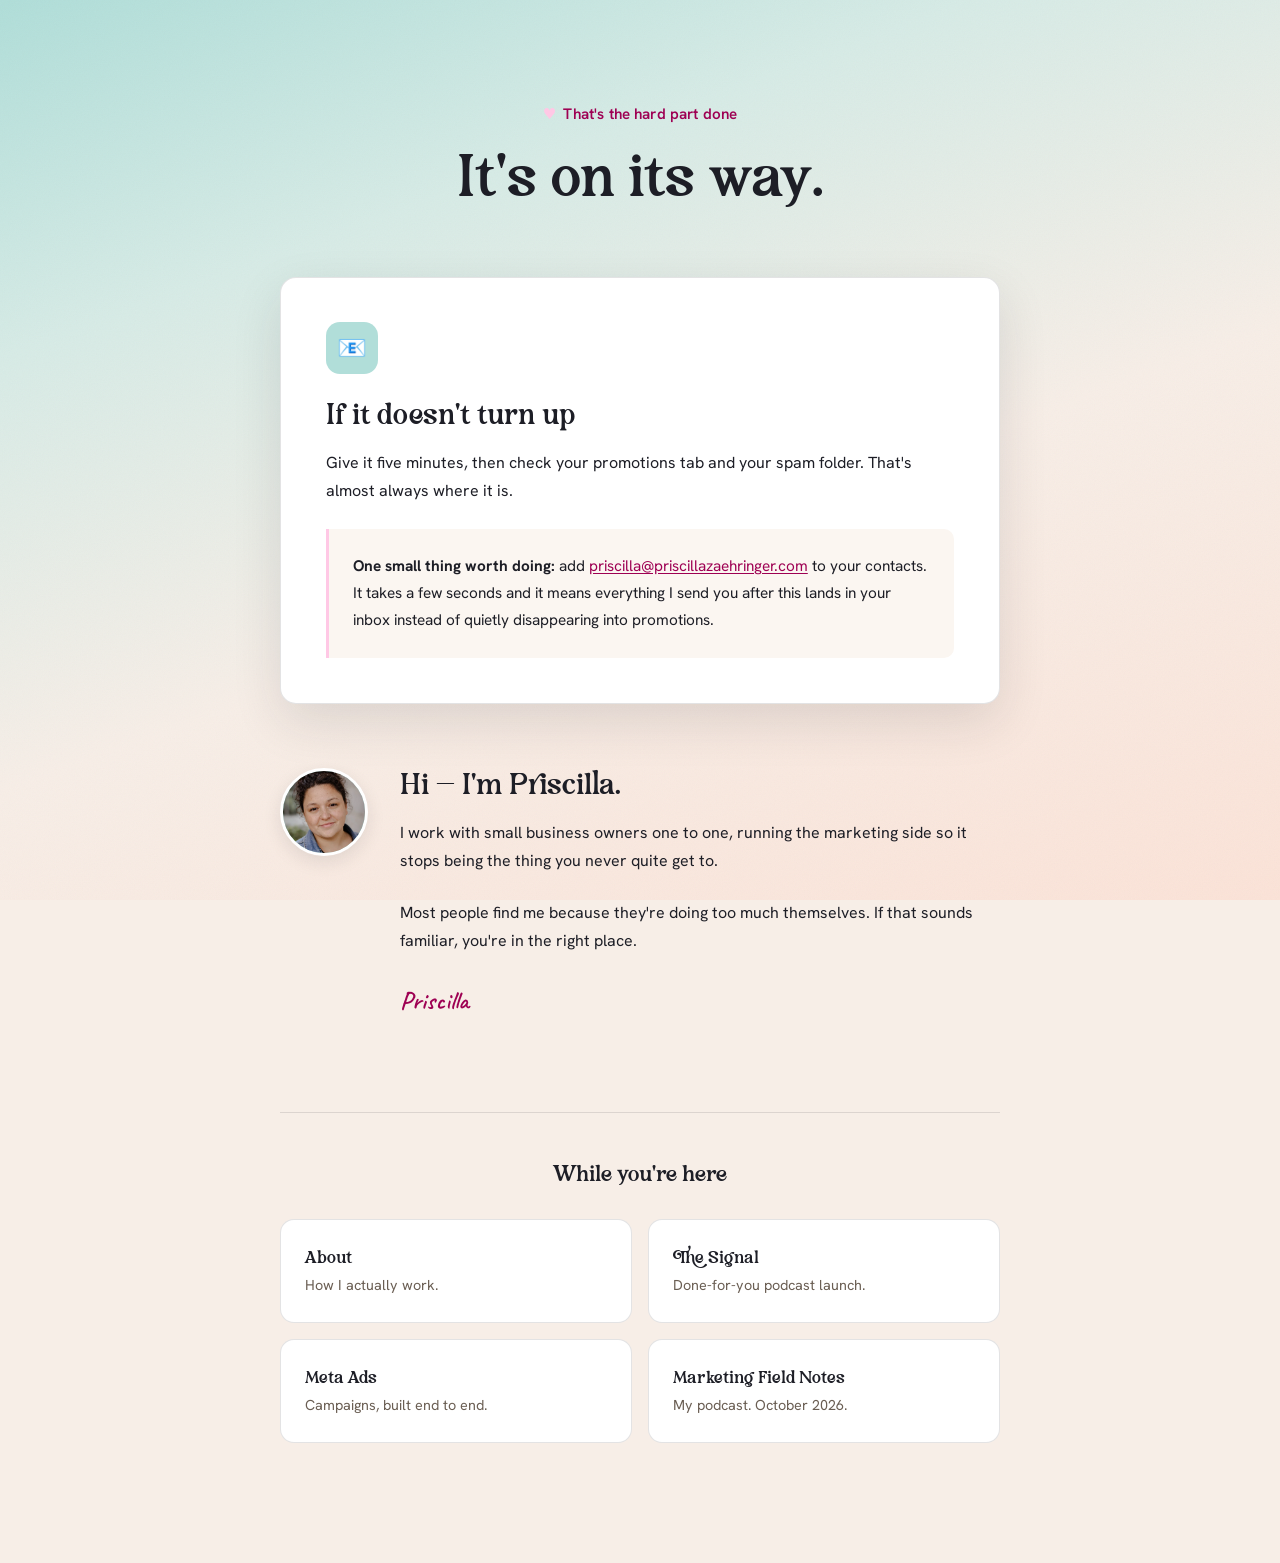
<file: thank-you.html>
<!DOCTYPE html>
<html lang="en">
<head>
  <meta charset="utf-8">
  <meta name="viewport" content="width=device-width, initial-scale=1">
  <meta name="theme-color" content="#1D1E26">
  <meta name="color-scheme" content="light">
  <!-- Thank you pages should never be indexed: this one stays noindex at launch. -->
  <meta name="robots" content="noindex, nofollow">
  <title>You're in · Priscilla Zaehringer</title>
  <meta name="description" content="Your download is on its way. Here's what to do next, and what to expect from me.">
  <meta property="og:type" content="website">
  <meta property="og:title" content="You're in · Priscilla Zaehringer">
  <meta property="og:description" content="Your download is on its way. Here's what to do next.">
  <meta property="og:url" content="https://priscillazaehringer.com/thank-you">
  <link rel="icon" href="/favicon.ico" sizes="any">
  <link rel="icon" type="image/png" sizes="32x32" href="/favicon-32.png">
  <link rel="icon" type="image/png" sizes="16x16" href="/favicon-16.png">
  <link rel="apple-touch-icon" href="/apple-touch-icon.png">
  <!-- the two fonts every page paints with; preloaded so they are not discovered only after tokens.css parses -->
  <link rel="preload" href="/assets/fonts/hanken-grotesk-var.woff2" as="font" type="font/woff2" crossorigin>
  <link rel="preload" href="/assets/fonts/golden-batch.woff2" as="font" type="font/woff2" crossorigin>
  <link rel="stylesheet" href="/assets/css/tokens.css">
  <style>
    /* ================================================================
       Thank you page — the redirect target for every opt-in on the site.
       Uses the site's tokens, but deliberately carries no header or
       footer: it is a post-conversion page, so the only things on it
       are the message and a short list of where to go next.
       ================================================================ */
    *, *::before, *::after { box-sizing: border-box; }
    html { -webkit-text-size-adjust: 100%; scroll-behavior: smooth; }
    body { margin: 0; background: var(--bg); color: var(--text); font-family: var(--font-body);
      font-size: var(--body); line-height: var(--lh-body); font-weight: 400; -webkit-font-smoothing: antialiased; }
    h1, h2, h3, h4, .display { font-family: var(--font-display); font-weight: 400; font-synthesis: none;
      line-height: var(--lh-tight); margin: 0; }
    h1 { font-size: clamp(2.5rem, 5.6vw, 4.2rem); }
    h2 { font-size: clamp(1.9rem, 4vw, 2.9rem); }
    h3 { font-size: clamp(1.3rem, 2.2vw, 1.6rem); }
    p { margin: 0 0 var(--s-2); }
    a { color: var(--link); }

    /* ---- Thank you page ----
       Reached after any opt-in, so it stays freebie-agnostic: "your download",
       never the name of one specific workbook. Order is deliberate — inbox
       first, the note second, where-to-go-next last. */

    /* Mint into cream into coral, the same gradient family as the freebie
       opt-in band, so the band they clicked and the page they land on read as
       one flow. Painted on a fixed pseudo-element rather than via
       background-attachment: fixed, which iOS Safari handles badly. Sits at
       z-index 0, under .section and #grain (both z-index 1). */
    body::before { content: ''; position: fixed; inset: 0; z-index: 0; pointer-events: none;
      background: linear-gradient(160deg, var(--c-mint) 0%, #D7EBE6 26%,
        var(--c-cream) 58%, #FBE3D8 100%); }
    /* No fixed header on this page, so there is nothing to clear — the old
       148px+ top padding existed only for that. Still needs .section.ty-wrap,
       because `.section` sets padding-block later in this stylesheet at equal
       specificity and a lone .ty-wrap rule would lose to it. */
    .section.ty-wrap { padding-top: clamp(var(--s-6), 8vw, var(--s-8)); }
    .ty { max-width: 720px; margin-inline: auto; }
    .ty-head { text-align: center; margin-bottom: var(--s-6); }
    .ty-head h1 { font-size: clamp(2.6rem, 5.4vw, 3.8rem); margin-bottom: var(--s-2); }
    .ty-head .lede { margin: 0 auto; max-width: 34ch; }

    /* Inbox card — the one thing that must get read */
    .ty-inbox { background: #fff; border: 1px solid var(--line); border-radius: 16px;
      padding: clamp(var(--s-4), 3.5vw, var(--s-5)); box-shadow: var(--shadow); }
    .ty-inbox .ic { width: 52px; height: 52px; border-radius: 14px; background: var(--c-mint);
      display: grid; place-items: center; font-size: 1.5rem; margin-bottom: var(--s-3); }
    .ty-inbox h2 { font-size: clamp(1.4rem, 2.6vw, 1.9rem); margin-bottom: var(--s-2); }
    .ty-inbox p { margin: 0 0 var(--s-3); line-height: 1.75; }
    .ty-inbox p:last-child { margin-bottom: 0; }
    .ty-inbox a { color: var(--c-pink-deep); text-decoration: underline; text-underline-offset: 2px; }
    .ty-tip { background: var(--c-cream-soft); border-left: 3px solid var(--c-pink);
      border-radius: 0 10px 10px 0; padding: var(--s-3); font-size: 0.96rem; }
    .ty-tip strong { font-weight: 700; }

    /* A note from Priscilla — the single "while you wait" beat.
       Most people landing here came from an ad and have just met her. */
    .ty-note { margin-top: var(--s-6); display: grid; grid-template-columns: 88px 1fr;
      gap: var(--s-4); align-items: start; }
    @media (max-width: 560px) { .ty-note { grid-template-columns: 1fr; gap: var(--s-3); } }
    .ty-note .photo { width: 88px; height: 88px; border-radius: 50%; overflow: hidden;
      background: var(--c-mint); border: 3px solid #fff; box-shadow: 0 6px 18px rgba(29,30,38,0.10); }
    .ty-note .photo img { width: 100%; height: 100%; object-fit: cover; display: block; }
    .ty-note h2 { font-size: clamp(1.4rem, 2.6vw, 1.9rem); margin-bottom: var(--s-2); }
    .ty-note p { margin: 0 0 var(--s-3); line-height: 1.75; }
    .ty-sign { font-family: var(--font-script); font-weight: 600; color: var(--c-pink-deep);
      font-size: 1.6rem; line-height: 1; margin: 0; }

    /* Where to go next. Four compact links rather than two service cards:
       more to look at, and much less like being sold to thirty seconds after
       handing over an email address. */
    .ty-more { margin-top: var(--s-6); padding-top: var(--s-5); border-top: 1px solid var(--line); }
    .ty-more h2 { font-size: clamp(1.2rem, 2vw, 1.45rem); text-align: center; margin-bottom: var(--s-4); }
    .ty-links { display: grid; grid-template-columns: 1fr 1fr; gap: var(--s-2); }
    @media (max-width: 620px) { .ty-links { grid-template-columns: 1fr; } }
    .ty-link { display: block; background: #fff; border: 1px solid var(--line); border-radius: 14px;
      padding: var(--s-3); text-decoration: none; color: var(--c-ink);
      transition: transform 0.15s ease, box-shadow 0.15s ease; }
    .ty-link:hover, .ty-link:focus-visible { transform: translateY(-2px); box-shadow: var(--shadow); }
    .ty-link .t { font-family: var(--font-display); font-size: 1.1rem; display: block; }
    .ty-link .d { color: var(--text-muted); font-size: 0.9rem; }

    .container { width: 100%; max-width: var(--container); margin-inline: auto; padding-inline: var(--s-3); }
    .section { padding-block: var(--section-y); position: relative; z-index: 1; }
    .col { max-width: 680px; margin-inline: auto; }
    .alt { background: var(--bg-alt); }
    .lede { font-size: clamp(1.15rem, 1.6vw, 1.35rem); color: var(--text-muted); }
    .center { text-align: center; }
    .eyebrow { font-family: var(--font-body); font-weight: 600; font-size: 0.95rem; letter-spacing: 0.01em;
      color: var(--c-pink-deep); margin: 0 0 var(--s-2); }
    .eyebrow .heart { color: var(--c-pink); margin-right: 7px; }
    .note-script { font-family: var(--font-script); font-weight: 600; color: var(--c-pink-deep); line-height: 1; }

    /* ---- Buttons ---- */
    .btn { display: inline-flex; align-items: center; justify-content: center; gap: 8px; font-family: var(--font-body);
      font-size: 1rem; font-weight: 600; line-height: 1; padding: 16px 28px; border-radius: var(--radius);
      border: 1.5px solid var(--action); background: var(--action); color: var(--action-text);
      text-decoration: none; cursor: pointer; transition: opacity 0.14s ease, transform 0.12s ease; }
    .btn:hover { opacity: 0.88; } .btn:active { transform: translateY(1px); }
    .btn-cream { background: var(--c-cream); color: var(--c-ink); border-color: var(--c-cream); }

    /* ================= HERO (dark, echoes the cover) ================= */
    .show-hero { background: linear-gradient(158deg, #1D1E26 0%, #34122A 52%, #47102C 100%); color: var(--c-cream); }
    .show-hero .container { padding-top: 132px; padding-bottom: var(--s-8); }
    .hero-grid { display: grid; grid-template-columns: 0.9fr 1.1fr; gap: clamp(var(--s-4), 5vw, var(--s-7)); align-items: center; }
    @media (max-width: 820px) { .hero-grid { grid-template-columns: 1fr; gap: var(--s-5); } }

    /* cover art with a pink block behind it (brand motif) */
    .cover-frame { position: relative; width: 100%; max-width: 380px; margin-inline: auto; aspect-ratio: 1 / 1; }
    .cover-frame .block { position: absolute; z-index: 0; inset: auto -16px -16px auto; width: 62%; aspect-ratio: 1;
      background: var(--c-pink); border-radius: var(--radius); }
    .cover-art { position: relative; z-index: 1; width: 100%; height: 100%; object-fit: cover; border-radius: 10px;
      box-shadow: var(--shadow); background: /* placeholder until real cover art is added */
      linear-gradient(158deg, #34122A, #47102C); }
    .cover-ph { position: relative; z-index: 1; width: 100%; height: 100%; border-radius: 10px; box-shadow: var(--shadow);
      display: grid; place-content: center; text-align: center; color: var(--c-cream);
      background: linear-gradient(158deg, #34122A, #47102C); }
    .cover-ph .k { font-size: 0.7rem; letter-spacing: 0.22em; text-transform: uppercase; color: var(--c-pink); margin-bottom: 6px; }
    .cover-ph .n { font-family: var(--font-display); font-size: clamp(2.2rem, 5vw, 3rem); line-height: 0.92; }

    .coming-badge { display: inline-flex; align-items: center; gap: 8px; font-size: 0.72rem; font-weight: 700;
      letter-spacing: 0.14em; text-transform: uppercase; color: var(--c-ink); background: var(--c-pink);
      padding: 6px 14px; border-radius: 999px; margin-bottom: var(--s-3); }
    .show-hero h1 { color: var(--c-cream); max-width: 14ch; }
    .show-hero .tagline { font-family: var(--font-display); font-size: clamp(1.3rem, 2.4vw, 1.8rem);
      line-height: 1.3; color: var(--c-cream); opacity: 0.92; margin: var(--s-3) 0 0; max-width: 30ch; }
    .hero-meta { display: flex; flex-wrap: wrap; gap: 8px 18px; margin-top: var(--s-3); font-size: 0.9rem;
      letter-spacing: 0.02em; color: var(--c-cream); opacity: 0.8; }
    .hero-meta span { display: inline-flex; align-items: center; gap: 7px; }
    .hero-meta .dot { color: var(--c-pink); }

    /* email capture */
    .notify-form { display: flex; gap: 10px; flex-wrap: wrap; margin-top: var(--s-4); max-width: 460px; }
    .notify-form input { flex: 1 1 200px; min-width: 0; padding: 15px 16px; border-radius: var(--radius);
      border: 1px solid rgba(247,238,231,0.3); background: rgba(247,238,231,0.08); color: var(--c-cream); font: inherit; }
    .notify-form input::placeholder { color: rgba(247,238,231,0.6); }
    .notify-form input:focus-visible { outline: 2px solid var(--c-pink); outline-offset: 1px; }
    .notify-form .btn { flex: 0 0 auto; }
    .notify-note { font-size: 0.82rem; color: var(--c-cream); opacity: 0.65; margin-top: var(--s-2); }

    /* subscribe / follow row */
    .sub-label { font-size: 0.78rem; letter-spacing: 0.14em; text-transform: uppercase; font-weight: 700;
      color: var(--c-cream); opacity: 0.6; margin: var(--s-5) 0 var(--s-2); }
    .subscribe-row { display: flex; flex-wrap: wrap; gap: 10px; }
    .sub-btn { display: inline-flex; align-items: center; gap: 9px; padding: 10px 16px; border-radius: 999px;
      border: 1.5px solid rgba(247,238,231,0.35); color: var(--c-cream); text-decoration: none; font-size: 0.9rem;
      font-weight: 600; transition: background 0.15s ease, border-color 0.15s ease; }
    .sub-btn:hover { background: rgba(247,238,231,0.1); border-color: var(--c-cream); }
    .sub-btn.soon { opacity: 0.55; cursor: default; pointer-events: none; }
    .sub-btn .ic { font-size: 1.05rem; line-height: 1; }

    /* ================= Content sections ================= */
    .subhead { font-family: var(--font-display); font-size: var(--h3); color: var(--c-pink-deep); margin: var(--s-2) 0 var(--s-3); }
    .lead-state { font-family: var(--font-display); font-size: clamp(1.5rem, 3vw, 2.1rem); line-height: 1.3;
      max-width: 24ch; }
    .lead-state .em { color: var(--c-pink-deep); }
    .topic-list { list-style: none; margin: var(--s-4) 0 0; padding: 0; display: grid; gap: 0; }
    .topic { display: flex; gap: 14px; align-items: flex-start; padding-block: var(--s-3); border-bottom: 1px solid var(--line); }
    .topic .ic { flex: none; width: 1.7em; text-align: center; font-size: 1.2rem; line-height: 1.3; }
    .topic .t { font-family: var(--font-display); font-size: 1.15rem; line-height: 1.25; }
    .topic .s { color: var(--text-muted); margin: 4px 0 0; font-size: 0.98rem; }

    /* meet the host */
    .host-grid { display: grid; grid-template-columns: 0.8fr 1.2fr; gap: var(--s-6); align-items: center; }
    @media (max-width: 760px) { .host-grid { grid-template-columns: 1fr; gap: var(--s-4); } }
    .host-photo { aspect-ratio: 4 / 5; border-radius: var(--radius); background-image: url('/assets/img/about.webp');
      background-size: cover; background-position: 50% 22%; box-shadow: var(--shadow); }

    /* final notify band */
    .band-ink { background: var(--c-ink); color: var(--c-cream); }
    .band-ink h2 { color: var(--c-pink); }
    .band-ink .lede { color: var(--c-cream); opacity: 0.85; }
    .band-ink .notify-form { margin-inline: auto; }


    /* grain + reveal */
    #grain { position: fixed; inset: 0; z-index: 1; pointer-events: none; opacity: 0.04; mix-blend-mode: multiply;
      background-image: url("data:image/svg+xml,%3Csvg xmlns='http://www.w3.org/2000/svg' width='160' height='160'%3E%3Cfilter id='n'%3E%3CfeTurbulence type='fractalNoise' baseFrequency='0.85' numOctaves='2' stitchTiles='stitch'/%3E%3C/filter%3E%3Crect width='100%25' height='100%25' filter='url(%23n)'/%3E%3C/svg%3E"); }
    .reveal { opacity: 0; transform: translateY(16px); transition: opacity 0.6s ease, transform 0.6s cubic-bezier(.2,.7,.2,1); }
    .reveal.in { opacity: 1; transform: none; }
    @media (prefers-reduced-motion: reduce) { .reveal { opacity: 1; transform: none; transition: none; } }

  </style>
</head>
<body>

  <div id="grain" aria-hidden="true"></div>


  <!-- ===================== THANK YOU =====================
       Generic on purpose. Reached after any opt-in, so nothing here names a
       specific freebie — swap nothing when a second lead magnet is added. -->
  <section class="section ty-wrap" id="top">
    <div class="container">
      <div class="ty reveal">

        <div class="ty-head">
          <p class="eyebrow"><span class="heart">&#9829;</span>That's the hard part done</p>
          <h1>It's on its way.</h1>
        </div>

        <!-- The headline already says it is coming, so this card covers only the
             exception and the whitelist. Saying "check your inbox" here as well
             was the page stating one idea four times before anything new. -->
        <div class="ty-inbox">
          <div class="ic" aria-hidden="true">&#128231;</div>
          <h2>If it doesn't turn up</h2>
          <p>Give it five minutes, then check your promotions tab and your spam folder.
            That's almost always where it is.</p>
          <p class="ty-tip"><strong>One small thing worth doing:</strong> add
            <a href="mailto:priscilla@priscillazaehringer.com">priscilla@priscillazaehringer.com</a>
            to your contacts. It takes a few seconds and it means everything I send you after
            this lands in your inbox instead of quietly disappearing into promotions.</p>
        </div>

        <div class="ty-note">
          <div class="photo"><img src="/assets/img/about.webp" width="510" height="637"
            alt="Priscilla Zaehringer" loading="lazy"></div>
          <div>
            <h2>Hi &mdash; I'm Priscilla.</h2>
            <p>I work with small business owners one to one, running the marketing side so it
              stops being the thing you never quite get to.</p>
            <p>Most people find me because they're doing too much themselves. If that sounds
              familiar, you're in the right place.</p>
            <p class="ty-sign">Priscilla</p>
          </div>
        </div>

        <!-- One link group, not two. Four destinations rather than two service
             pitches: more to look at, and it reads less like being sold to
             thirty seconds after handing over an email address. -->
        <div class="ty-more">
          <h2>While you're here</h2>
          <div class="ty-links">
            <a class="ty-link" href="/about.html">
              <span class="t">About</span>
              <span class="d">How I actually work.</span>
            </a>
            <a class="ty-link" href="/podcast.html">
              <span class="t">The Signal</span>
              <span class="d">Done-for-you podcast launch.</span>
            </a>
            <a class="ty-link" href="/ads.html">
              <span class="t">Meta Ads</span>
              <span class="d">Campaigns, built end to end.</span>
            </a>
            <a class="ty-link" href="/field-notes.html">
              <span class="t">Marketing Field Notes</span>
              <span class="d">My podcast. October 2026.</span>
            </a>
          </div>
        </div>

      </div>
    </div>
  </section>


  <script>
    // Scroll reveal
    const reduce = matchMedia('(prefers-reduced-motion: reduce)').matches;
    const els = document.querySelectorAll('.reveal');
    if (reduce) { els.forEach(e => e.classList.add('in')); }
    else {
      const io = new IntersectionObserver((ents) => {
        ents.forEach(en => { if (en.isIntersecting) { en.target.classList.add('in'); io.unobserve(en.target); } });
      }, { threshold: 0.12, rootMargin: '0px 0px -8% 0px' });
      els.forEach(e => io.observe(e));
    }
  </script>
</body>
</html>
</file>
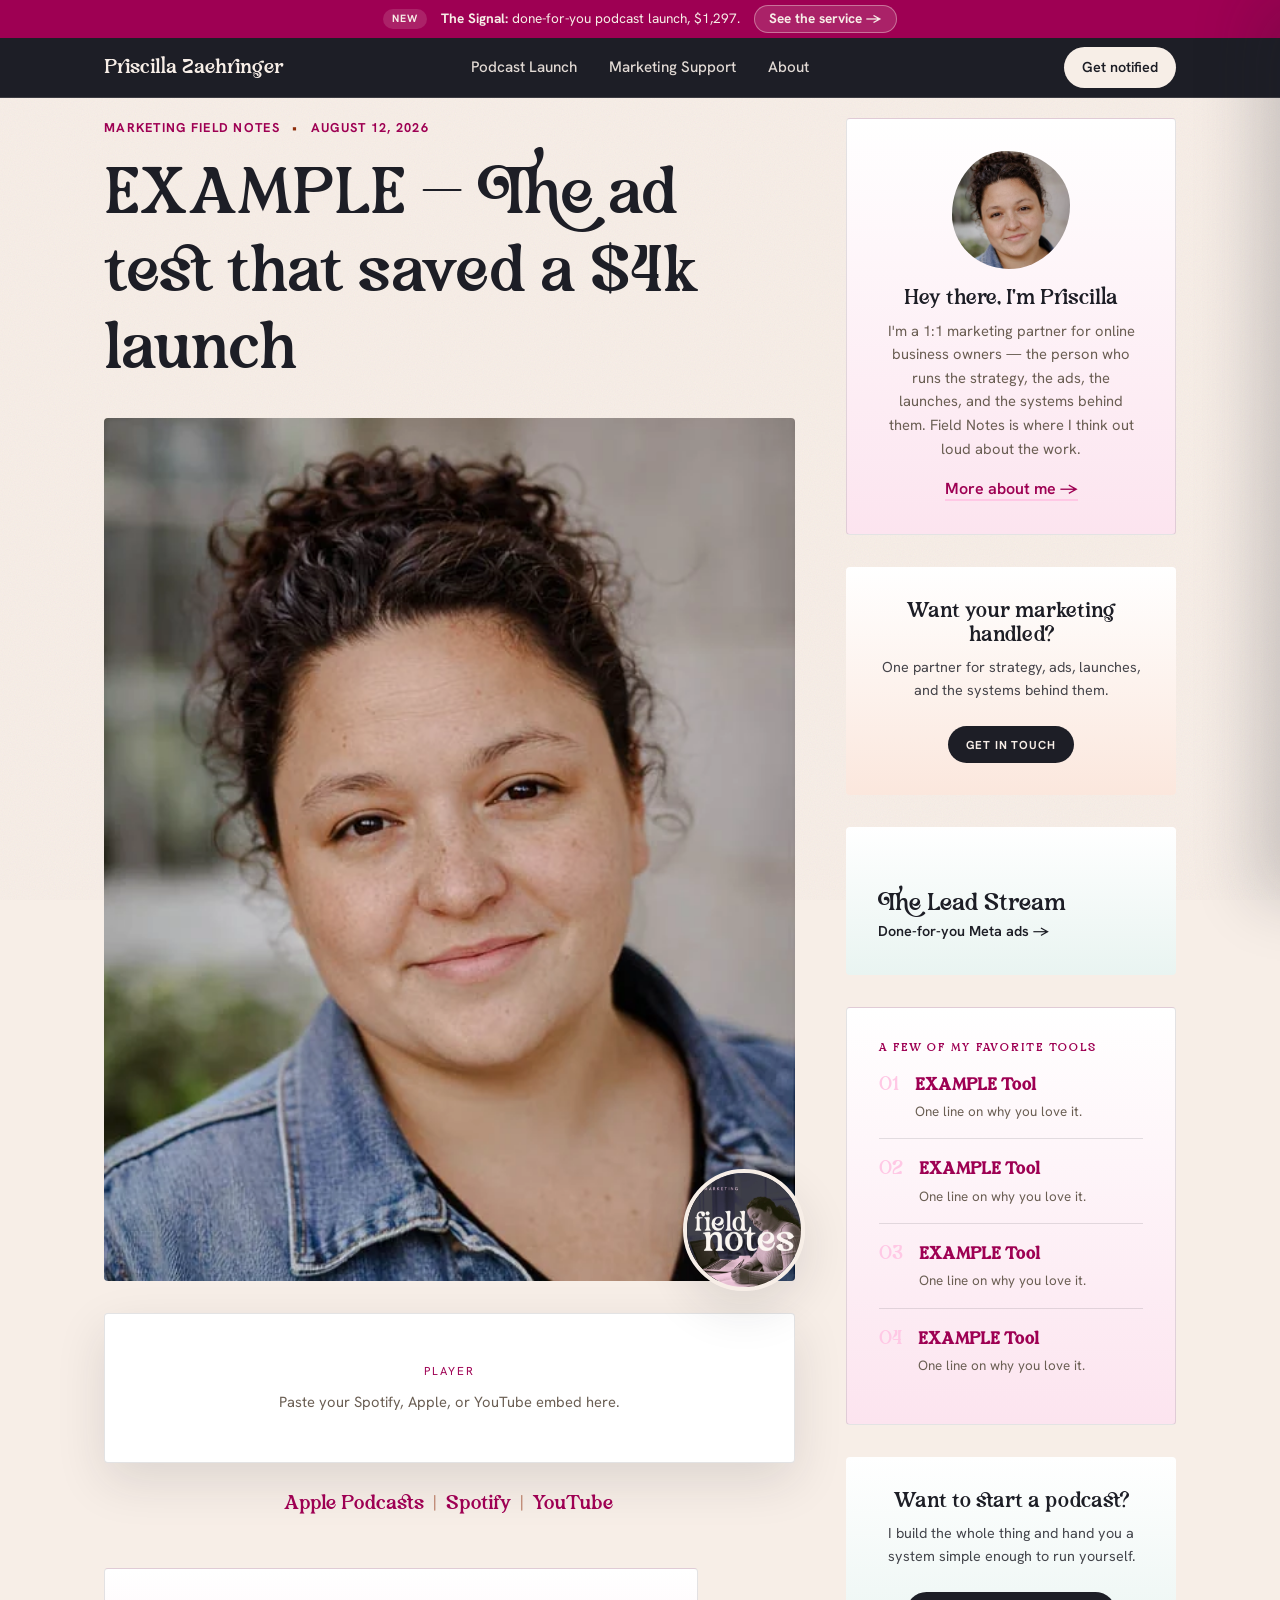
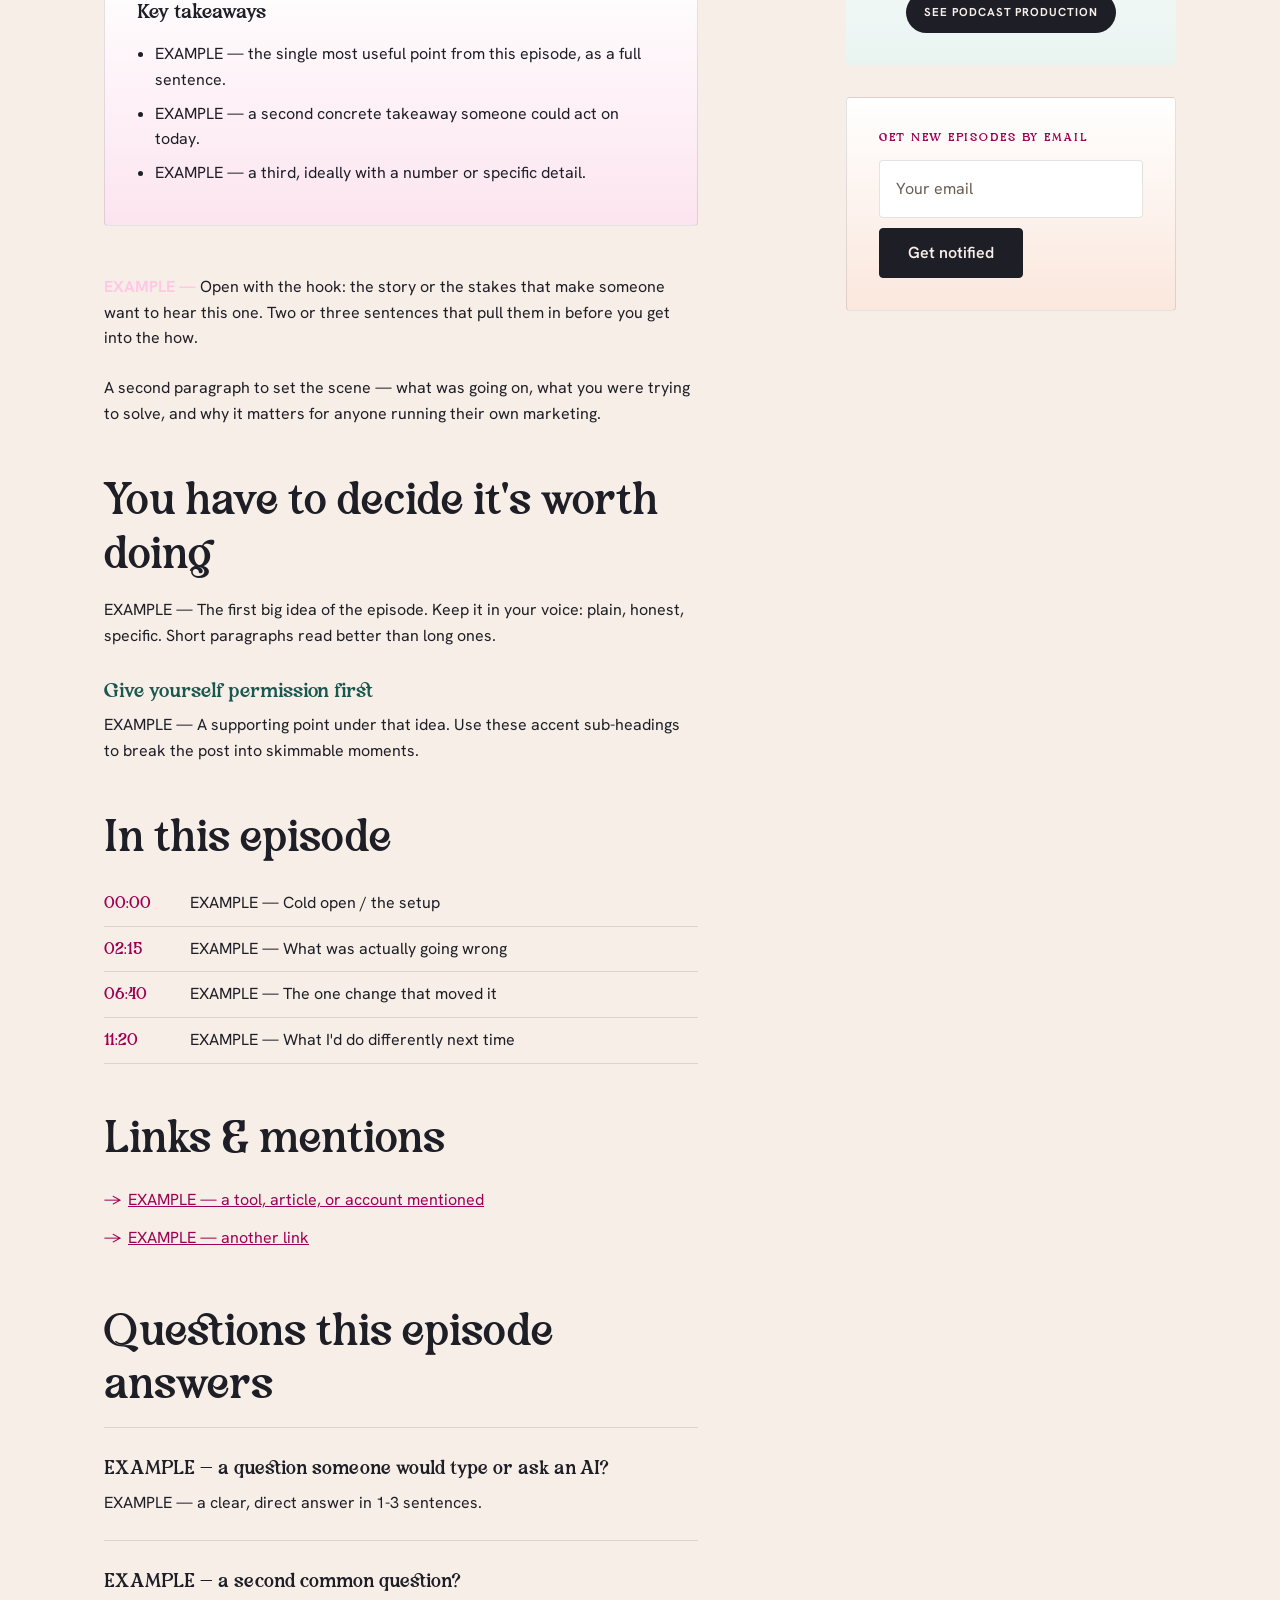
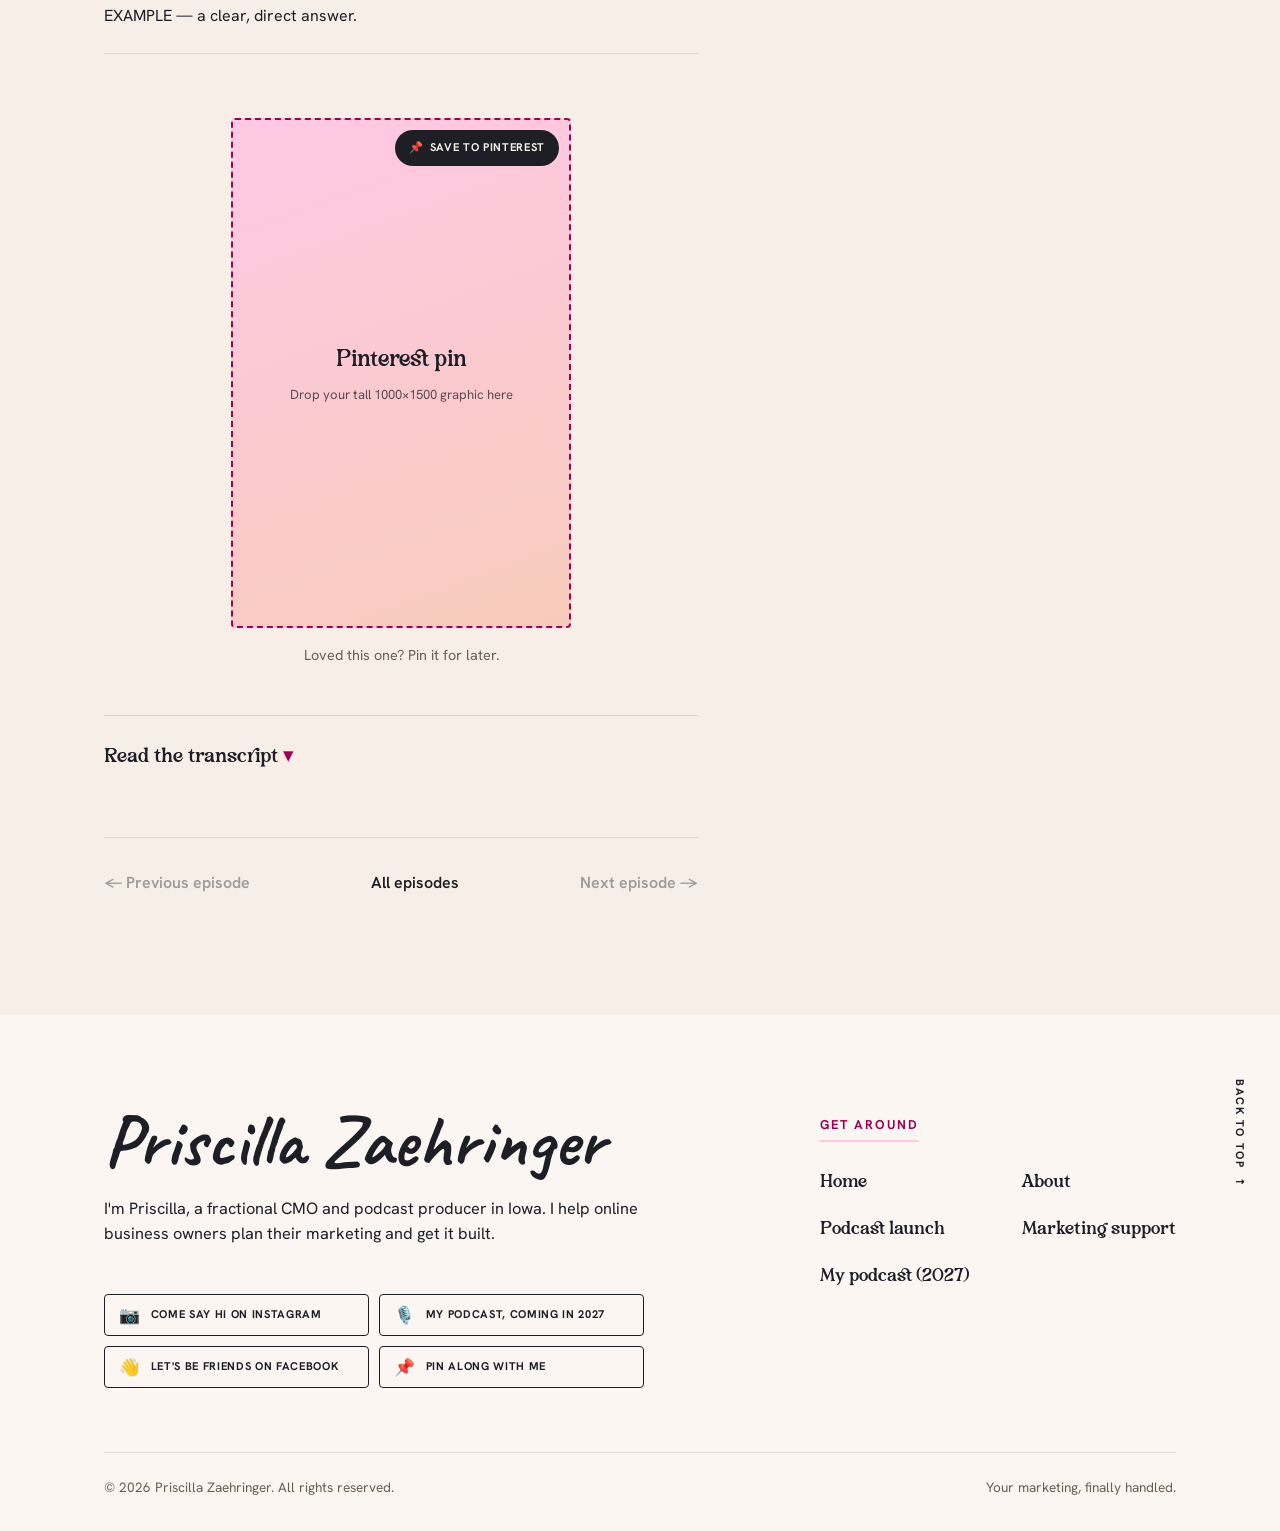
<file: field-notes/episode-template.html>
<!DOCTYPE html>
<html lang="en">
<head>
  <meta charset="utf-8">
  <meta name="viewport" content="width=device-width, initial-scale=1">
  <meta name="theme-color" content="#F7CBBB">
  <meta name="color-scheme" content="light">
  <!-- noindex while staging. Remove this tag at launch. -->
  <meta name="robots" content="noindex, nofollow">
  <title>Episode title · Marketing Field Notes · Priscilla Zaehringer</title>
  <meta name="description" content="An episode of Marketing Field Notes — short, honest notes on what's actually happening in marketing, from someone doing the work.">
  <meta property="og:type" content="article">
  <meta property="og:title" content="Episode title · Marketing Field Notes">
  <meta property="og:description" content="Short, honest notes on what's actually happening in marketing, from someone doing the work.">
  <meta property="og:url" content="https://priscillazaehringer.com/field-notes/episode-template">
  <link rel="canonical" href="https://priscillazaehringer.com/field-notes/EPISODE_SLUG">
  <meta name="author" content="Priscilla Zaehringer">
  <meta property="article:published_time" content="2026-08-12">
  <!-- the two fonts every page paints with; preloaded so they are not discovered only after tokens.css parses -->
  <link rel="preload" href="/assets/fonts/hanken-grotesk-var.woff2" as="font" type="font/woff2" crossorigin>
  <link rel="preload" href="/assets/fonts/golden-batch.woff2" as="font" type="font/woff2" crossorigin>
  <link rel="stylesheet" href="/assets/css/tokens.css">
  <style>
    /* ================================================================
       Marketing Field Notes (Priscilla's own podcast). Launching August 2026.
       Built on the homepage system (tokens, header/footer, buttons).
       ================================================================ */
    *, *::before, *::after { box-sizing: border-box; }
    html { -webkit-text-size-adjust: 100%; scroll-behavior: smooth; }
    body { margin: 0; background: var(--bg); color: var(--text); font-family: var(--font-body);
      font-size: var(--body); line-height: var(--lh-body); font-weight: 400; -webkit-font-smoothing: antialiased; }
    h1, h2, h3, h4, .display { font-family: var(--font-display); font-weight: 400; font-synthesis: none;
      line-height: var(--lh-tight); margin: 0; }
    h1 { font-size: clamp(2.5rem, 5.6vw, 4.2rem); }
    h2 { font-size: clamp(1.9rem, 4vw, 2.9rem); }
    h3 { font-size: clamp(1.3rem, 2.2vw, 1.6rem); }
    p { margin: 0 0 var(--s-2); }
    a { color: var(--link); }

    .container { width: 100%; max-width: var(--container); margin-inline: auto; padding-inline: var(--s-3); }
    .section { padding-block: var(--section-y); position: relative; z-index: 1; }
    .col { max-width: 680px; margin-inline: auto; }
    .alt { background: var(--bg-alt); }
    .lede { font-size: clamp(1.15rem, 1.6vw, 1.35rem); color: var(--text-muted); }
    .center { text-align: center; }
    .eyebrow { font-family: var(--font-body); font-weight: 600; font-size: 0.95rem; letter-spacing: 0.01em;
      color: var(--c-pink-deep); margin: 0 0 var(--s-2); }
    .eyebrow .heart { color: var(--c-pink); margin-right: 7px; }
    .note-script { font-family: var(--font-script); font-weight: 600; color: var(--c-pink-deep); line-height: 1; }

    /* ---- Header: top promo bar + nav, fixed as one stack ---- */
    .top-stack { position: fixed; inset: 0 0 auto 0; z-index: 50; }
    /* Content clears the fixed header stack. The promo bar wraps on small screens, so the
       stack height is not a constant; JS keeps --stack-h in sync with its measured height. */
    :root { --stack-h: 132px; }
    html { scroll-padding-top: calc(var(--stack-h) + 12px); }
    body { padding-top: var(--stack-h); overflow-x: clip; }  /* clip, not hidden: keeps position:sticky working */
    .promo-bar { display: flex; align-items: center; justify-content: center; gap: 14px; flex-wrap: wrap;
      background: var(--c-coral); color: var(--c-ink); text-decoration: none; text-align: center;
      padding: 5px 16px; font-size: 0.85rem; line-height: 1.3; }
    .promo-tag { background: var(--c-pink-deep); color: var(--c-cream); font-size: 0.66rem; font-weight: 700;
      letter-spacing: 0.1em; text-transform: uppercase; padding: 3px 9px; border-radius: 999px; }
    .promo-bar strong { font-weight: 700; }
    .promo-cta { font-weight: 700; border: 1.5px solid var(--c-ink); border-radius: 999px; padding: 4px 14px;
      white-space: nowrap; transition: background 0.15s ease, color 0.15s ease; }
    .promo-bar:hover .promo-cta { background: var(--c-ink); color: var(--c-cream); }
    .site-header { background: var(--c-ink); color: var(--c-cream);
      border-bottom: 1px solid rgba(247,238,231,0.14); transition: box-shadow 0.25s ease; }
    .site-header.stuck { box-shadow: 0 8px 24px rgba(29,30,38,0.20); }
    .nav { display: grid; grid-template-columns: 1fr auto 1fr; align-items: center; padding-block: 9px; gap: var(--s-3); }
    .wordmark { font-family: var(--font-display); font-size: 1.3rem; color: var(--c-cream); text-decoration: none; justify-self: start; }
    .nav-center { justify-self: center; display: flex; align-items: center; gap: var(--s-4); }
    .nav-center a { color: var(--c-cream); text-decoration: none; font-size: 0.95rem; font-weight: 500; opacity: 0.9; white-space: nowrap; }
    .nav-center a:hover, .nav-center a[aria-current] { opacity: 1; }
    .nav-center a[aria-current] { border-bottom: 2px solid var(--c-pink); padding-bottom: 2px; }
    .nav-cta { justify-self: end; }
    .nav-pill { display: inline-block; background: var(--c-cream); color: var(--c-ink); font-weight: 600;
      font-size: 0.9rem; padding: 9px 18px; border-radius: 999px; text-decoration: none; transition: opacity 0.14s ease;
      border: none; cursor: pointer; font-family: var(--font-body); }
    .nav-pill:hover { opacity: 0.9; }
    @media (max-width: 760px) { .nav-center { display: none; } .nav { grid-template-columns: 1fr auto; } .promo-cta { display: none; } }

    /* ---- Mobile nav: hamburger + drop-down panel (under 760px) ---- */
    .nav-cta { display: flex; align-items: center; gap: var(--s-1); }
    .nav-toggle { display: none; width: 44px; height: 44px; padding: 0; border: 0; background: none;
      color: var(--c-cream); cursor: pointer; place-items: center; border-radius: var(--radius);
      -webkit-tap-highlight-color: transparent; }
    .nav-toggle:focus-visible { outline: 2px solid var(--c-pink); outline-offset: 2px; }
    .nav-toggle .bars { position: relative; display: block; width: 22px; height: 16px; }
    .nav-toggle .bars i { position: absolute; left: 0; width: 100%; height: 2px; border-radius: 2px;
      background: currentColor; transition: top 0.2s ease, transform 0.2s ease, opacity 0.14s ease; }
    .nav-toggle .bars i:nth-child(1) { top: 0; }
    .nav-toggle .bars i:nth-child(2) { top: 7px; }
    .nav-toggle .bars i:nth-child(3) { top: 14px; }
    .nav-toggle[aria-expanded="true"] .bars i:nth-child(1) { top: 7px; transform: rotate(45deg); }
    .nav-toggle[aria-expanded="true"] .bars i:nth-child(2) { opacity: 0; }
    .nav-toggle[aria-expanded="true"] .bars i:nth-child(3) { top: 7px; transform: rotate(-45deg); }

    /* absolute so opening the menu never changes the measured header height */
    .mobile-menu { display: none; position: absolute; top: 100%; left: 0; right: 0;
      background: var(--c-ink); color: var(--c-cream); border-top: 1px solid rgba(247,238,231,0.14);
      box-shadow: 0 18px 40px rgba(29,30,38,0.28); }
    .mm-inner { overflow: hidden; visibility: hidden; transition: visibility 0s 0.26s; }
    .mobile-menu.open .mm-inner { visibility: visible; transition-delay: 0s; }
    .mm-nav { max-height: min(70vh, 520px); overflow-y: auto; padding: var(--s-2) var(--s-3) var(--s-3); }
    .mm-label { margin: var(--s-1) 0 0; font-size: 0.72rem; font-weight: 700; letter-spacing: 0.12em;
      text-transform: uppercase; color: var(--c-pink); }
    .mm-sub { margin: 0 0 var(--s-1); padding-left: var(--s-2); border-left: 2px solid rgba(255,200,229,0.4); }
    .mm-link { display: flex; align-items: center; min-height: 48px; padding: 10px 2px;
      color: var(--c-cream); text-decoration: none; font-size: 1.02rem; font-weight: 500;
      border-bottom: 1px solid rgba(247,238,231,0.12); }
    .mm-sub .mm-link:last-child { border-bottom: 0; }
    .mm-link[aria-current] { color: var(--c-pink); font-weight: 700; }
    .mm-cta { display: flex; align-items: center; justify-content: center; width: 100%; min-height: 48px;
      margin-top: var(--s-3); padding: 10px 18px; border: 0; border-radius: 999px; cursor: pointer;
      background: var(--c-cream); color: var(--c-ink); font-family: var(--font-body); font-size: 1rem;
      font-weight: 600; text-decoration: none; }
    @media (max-width: 760px) {
      .nav-toggle { display: inline-grid; }
      .mobile-menu { display: grid; grid-template-rows: 0fr; transition: grid-template-rows 0.26s ease; }
      .mobile-menu.open { grid-template-rows: 1fr; }
      .wordmark { font-size: 1.12rem; }
    }
    /* below ~430px the wordmark, the pill and the toggle stop fitting on one row */
    @media (max-width: 430px) { .nav-cta .nav-pill { display: none; } }
    @media (prefers-reduced-motion: reduce) {
      .mobile-menu { transition: none; } .nav-toggle .bars i { transition: none; }
      .mm-inner { transition: none; }
    }

    /* ---- Nav dropdowns ---- */
    .nav-item { position: relative; display: inline-flex; align-items: center; }
    .nav-link { font: inherit; font-size: 0.95rem; font-weight: 500; color: var(--c-cream); opacity: 0.9;
      background: none; border: 0; padding: 0; margin: 0; cursor: pointer; display: inline-flex; align-items: center;
      gap: 5px; white-space: nowrap; line-height: 1; }
    .nav-item:hover .nav-link, .nav-item:focus-within .nav-link, .nav-link:hover { opacity: 1; }
    .nav-item:has(.submenu a[aria-current]) .nav-link { opacity: 1; }
    .nav-link .caret { font-size: 0.6em; transition: transform 0.18s ease; }
    .nav-item:hover .caret, .nav-item:focus-within .caret, .nav-item.open .caret { transform: rotate(180deg); }
    .submenu { position: absolute; top: 100%; left: 50%; transform: translateX(-50%) translateY(8px);
      min-width: 190px; background: var(--c-cream); border: 1px solid var(--line); border-radius: var(--radius);
      box-shadow: var(--shadow); padding: 6px; display: flex; flex-direction: column; gap: 2px;
      opacity: 0; visibility: hidden; pointer-events: none; transition: opacity 0.16s ease, transform 0.16s ease; z-index: 60; }
    .submenu::before { content: ""; position: absolute; top: -10px; left: 0; right: 0; height: 10px; }
    .nav-item:hover .submenu, .nav-item:focus-within .submenu, .nav-item.open .submenu {
      opacity: 1; visibility: visible; pointer-events: auto; transform: translateX(-50%) translateY(4px); }
    .submenu a { display: block; color: var(--c-ink); opacity: 1; font-size: 0.92rem; font-weight: 500;
      padding: 9px 12px; border-radius: 3px; white-space: nowrap; }
    .submenu a:hover { background: var(--c-pink); color: var(--c-ink); }
    .submenu a[aria-current] { color: var(--c-pink-deep); font-weight: 700; }

    /* ---- Buttons ---- */
    .btn { display: inline-flex; align-items: center; justify-content: center; gap: 8px; font-family: var(--font-body);
      font-size: 1rem; font-weight: 600; line-height: 1; padding: 16px 28px; border-radius: var(--radius);
      border: 1.5px solid var(--action); background: var(--action); color: var(--action-text);
      text-decoration: none; cursor: pointer; transition: opacity 0.14s ease, transform 0.12s ease; }
    .btn:hover { opacity: 0.88; } .btn:active { transform: translateY(1px); }
    .btn-cream { background: var(--c-cream); color: var(--c-ink); border-color: var(--c-cream); }

    /* ================= HERO (dark, echoes the cover) ================= */
    .show-hero { background: linear-gradient(158deg, #1D1E26 0%, #34122A 52%, #47102C 100%); color: var(--c-cream); }
    .show-hero .container { padding-top: 34px; padding-bottom: var(--s-8); }
    .hero-grid { display: grid; grid-template-columns: 0.9fr 1.1fr; gap: clamp(var(--s-4), 5vw, var(--s-7)); align-items: center; }
    @media (max-width: 820px) { .hero-grid { grid-template-columns: 1fr; gap: var(--s-5); } }

    /* cover art with a pink block behind it (brand motif) */
    .cover-frame { position: relative; width: 100%; max-width: 380px; margin-inline: auto; aspect-ratio: 1 / 1; }
    .cover-frame .block { position: absolute; z-index: 0; inset: auto -16px -16px auto; width: 62%; aspect-ratio: 1;
      background: var(--c-pink); border-radius: var(--radius); }
    .cover-art { position: relative; z-index: 1; width: 100%; height: 100%; object-fit: cover; border-radius: 10px;
      box-shadow: var(--shadow); background: /* placeholder until real cover art is added */
      linear-gradient(158deg, #34122A, #47102C); }
    .cover-ph { position: relative; z-index: 1; width: 100%; height: 100%; border-radius: 10px; box-shadow: var(--shadow);
      display: grid; place-content: center; text-align: center; color: var(--c-cream);
      background: linear-gradient(158deg, #34122A, #47102C); }
    .cover-ph .k { font-size: 0.7rem; letter-spacing: 0.22em; text-transform: uppercase; color: var(--c-pink); margin-bottom: 6px; }
    .cover-ph .n { font-family: var(--font-display); font-size: clamp(2.2rem, 5vw, 3rem); line-height: 0.92; }

    .coming-badge { display: inline-flex; align-items: center; gap: 8px; font-size: 0.72rem; font-weight: 700;
      letter-spacing: 0.14em; text-transform: uppercase; color: var(--c-ink); background: var(--c-pink);
      padding: 6px 14px; border-radius: 999px; margin-bottom: var(--s-3); }
    .show-hero h1 { color: var(--c-cream); max-width: 14ch; }
    .show-hero .tagline { font-family: var(--font-display); font-size: clamp(1.3rem, 2.4vw, 1.8rem);
      line-height: 1.3; color: var(--c-cream); opacity: 0.92; margin: var(--s-3) 0 0; max-width: 30ch; }
    .hero-meta { display: flex; flex-wrap: wrap; gap: 8px 18px; margin-top: var(--s-3); font-size: 0.9rem;
      letter-spacing: 0.02em; color: var(--c-cream); opacity: 0.8; }
    .hero-meta span { display: inline-flex; align-items: center; gap: 7px; }
    .hero-meta .dot { color: var(--c-pink); }

    /* email capture */
    .notify-form { display: flex; gap: 10px; flex-wrap: wrap; margin-top: var(--s-4); max-width: 460px; }
    .notify-form input { flex: 1 1 200px; min-width: 0; padding: 15px 16px; border-radius: var(--radius);
      border: 1px solid rgba(247,238,231,0.3); background: rgba(247,238,231,0.08); color: var(--c-cream); font: inherit; }
    .notify-form input::placeholder { color: rgba(247,238,231,0.6); }
    .notify-form input:focus-visible { outline: 2px solid var(--c-pink); outline-offset: 1px; }
    .notify-form .btn { flex: 0 0 auto; }
    .notify-note { font-size: 0.82rem; color: var(--c-cream); opacity: 0.65; margin-top: var(--s-2); }

    /* subscribe / follow row */
    .sub-label { font-size: 0.78rem; letter-spacing: 0.14em; text-transform: uppercase; font-weight: 700;
      color: var(--c-cream); opacity: 0.6; margin: var(--s-5) 0 var(--s-2); }
    .subscribe-row { display: flex; flex-wrap: wrap; gap: 10px; }
    .sub-btn { display: inline-flex; align-items: center; gap: 9px; padding: 10px 16px; border-radius: 999px;
      border: 1.5px solid rgba(247,238,231,0.35); color: var(--c-cream); text-decoration: none; font-size: 0.9rem;
      font-weight: 600; transition: background 0.15s ease, border-color 0.15s ease; }
    .sub-btn:hover { background: rgba(247,238,231,0.1); border-color: var(--c-cream); }
    .sub-btn.soon { opacity: 0.55; cursor: default; pointer-events: none; }
    .sub-btn .ic { font-size: 1.05rem; line-height: 1; }

    /* ================= Content sections ================= */
    .subhead { font-family: var(--font-display); font-size: var(--h3); color: var(--c-pink-deep); margin: var(--s-2) 0 var(--s-3); }
    .lead-state { font-family: var(--font-display); font-size: clamp(1.5rem, 3vw, 2.1rem); line-height: 1.3;
      max-width: 24ch; }
    .lead-state .em { color: var(--c-pink-deep); }
    .topic-list { list-style: none; margin: var(--s-4) 0 0; padding: 0; display: grid; gap: 0; }
    .topic { display: flex; gap: 14px; align-items: flex-start; padding-block: var(--s-3); border-bottom: 1px solid var(--line); }
    .topic .ic { flex: none; width: 1.7em; text-align: center; font-size: 1.2rem; line-height: 1.3; }
    .topic .t { font-family: var(--font-display); font-size: 1.15rem; line-height: 1.25; }
    .topic .s { color: var(--text-muted); margin: 4px 0 0; font-size: 0.98rem; }

    /* meet the host */
    .host-grid { display: grid; grid-template-columns: 0.8fr 1.2fr; gap: var(--s-6); align-items: center; }
    @media (max-width: 760px) { .host-grid { grid-template-columns: 1fr; gap: var(--s-4); } }
    .host-photo { aspect-ratio: 4 / 5; border-radius: var(--radius); background-image: url('/assets/img/about.webp');
      background-size: cover; background-position: 50% 22%; box-shadow: var(--shadow); }

    /* final notify band */
    .band-ink { background: var(--c-ink); color: var(--c-cream); }
    .band-ink h2 { color: var(--c-pink); }
    .band-ink .lede { color: var(--c-cream); opacity: 0.85; }
    .band-ink .notify-form { margin-inline: auto; }

    /* ---- footer ---- */
    .site-footer { position: relative; z-index: 1; background: var(--c-cream-soft); color: var(--c-ink); padding-block: var(--s-7) var(--s-4); }
    .site-footer a { color: var(--c-ink); text-decoration: none; }
    .foot-grid { display: grid; grid-template-columns: 1.5fr 1fr; gap: var(--s-6); align-items: start; }
    .foot-script { font-family: var(--font-script); font-weight: 700; font-size: clamp(2.8rem, 6.5vw, 4.6rem);
      line-height: 0.82; color: var(--c-pink-deep); display: inline-block; }
    .foot-intro { display: flex; gap: var(--s-3); align-items: center; margin-top: var(--s-3); max-width: 540px; }
    .foot-photo { position: relative; flex: 0 0 auto; width: 130px; height: 130px; }
    .foot-photo img { position: relative; z-index: 1; width: 100%; height: 100%; object-fit: cover;
      border-radius: 46% 54% 52% 48% / 54% 46% 54% 46%; }
    .foot-photo::after { content: ''; position: absolute; z-index: 0; left: -12px; top: 12px; width: 130px; height: 130px;
      background: var(--c-mint); border-radius: 54% 46% 48% 52% / 46% 54% 46% 54%; }
    .foot-bio { font-size: 1.02rem; line-height: 1.5; }
    .foot-social { display: grid; grid-template-columns: 1fr 1fr; gap: 10px; margin-top: var(--s-4); max-width: 540px; }
    .social-btn { display: flex; align-items: center; gap: 10px; border: 1.5px solid var(--c-ink); border-radius: var(--radius);
      padding: 11px 14px; font-size: 0.7rem; letter-spacing: 0.06em; text-transform: uppercase; font-weight: 700;
      transition: background 0.15s ease, color 0.15s ease; }
    .social-btn:hover { background: var(--c-ink); color: var(--c-cream); }
    .social-btn .ic { font-size: 1.05rem; line-height: 1; }
    .foot-explore { justify-self: end; }
    .foot-explore .foot-h { line-height: 1.3; font-weight: 700; font-family: var(--font-body); font-size: 0.8rem; letter-spacing: 0.16em; text-transform: uppercase;
      color: var(--c-pink-deep); display: inline-block; border-bottom: 2px solid var(--c-pink); padding-bottom: 6px; margin-bottom: var(--s-3); }
    .explore-cols { display: grid; grid-template-columns: 1fr 1fr; gap: var(--s-2) var(--s-5); font-family: var(--font-display); font-size: 1.2rem; }
    .explore-cols a:hover { color: var(--c-pink-deep); }
    .back-to-top { position: absolute; top: var(--s-6); right: var(--s-4); writing-mode: vertical-rl;
      font-size: 0.7rem; letter-spacing: 0.14em; text-transform: uppercase; font-weight: 700; color: var(--c-pink-deep);
      display: inline-flex; align-items: center; gap: 8px; }
    .foot-bottom { margin-top: var(--s-6); padding-top: var(--s-3); border-top: 1px solid var(--line);
      font-size: 0.85rem; color: var(--text-muted); display: flex; justify-content: space-between; gap: var(--s-3); flex-wrap: wrap; }
    @media (max-width: 760px) {
      .foot-grid { grid-template-columns: 1fr; gap: var(--s-5); }
      .foot-explore { justify-self: start; }
      .foot-social { grid-template-columns: 1fr; }
      .back-to-top { display: none; }
    }

    /* ---- Phones: comfortable touch targets and readable micro-labels ---- */
    @media (max-width: 760px) {
      .explore-cols { gap: 2px var(--s-5); }
      .explore-cols a { display: flex; align-items: center; min-height: 48px; }
      .social-btn { min-height: 48px; font-size: 0.78rem; }
      .foot-script { display: inline-flex; align-items: center; }
      .nav-pill { display: inline-flex; align-items: center; min-height: 44px; }
      .textlink, .proj-link { display: inline-flex; align-items: center; min-height: 44px; }
      .promo-tag { font-size: 0.75rem; }
    }

    /* grain + reveal */
    #grain { position: fixed; inset: 0; z-index: 1; pointer-events: none; opacity: 0.04; mix-blend-mode: multiply;
      background-image: url("data:image/svg+xml,%3Csvg xmlns='http://www.w3.org/2000/svg' width='160' height='160'%3E%3Cfilter id='n'%3E%3CfeTurbulence type='fractalNoise' baseFrequency='0.85' numOctaves='2' stitchTiles='stitch'/%3E%3C/filter%3E%3Crect width='100%25' height='100%25' filter='url(%23n)'/%3E%3C/svg%3E"); }
    .reveal { opacity: 0; transform: translateY(16px); transition: opacity 0.6s ease, transform 0.6s cubic-bezier(.2,.7,.2,1); }
    .reveal.in { opacity: 1; transform: none; }
    @media (prefers-reduced-motion: reduce) { .reveal { opacity: 1; transform: none; transition: none; } }

    /* ---- Episode cards (episode list on this page) ---- */
    .eps { display:grid; gap:var(--s-2); margin-top:var(--s-4); }
    .ep-card { display:grid; grid-template-columns:auto 1fr auto; gap:var(--s-3); align-items:center;
      background:#fff; border:1px solid var(--line); border-radius:var(--radius); padding:var(--s-3) var(--s-4);
      text-decoration:none; color:var(--c-ink); transition:transform .12s ease, box-shadow .15s ease; }
    .ep-card:hover { transform:translateY(-1px); box-shadow:var(--shadow); }
    .ep-card .n { font-family:var(--font-display); font-size:1.9rem; color:var(--c-pink-deep); line-height:1; }
    .ep-card h3 { font-size:1.2rem; margin:0 0 3px; }
    .ep-card p { color:var(--text-muted); margin:0; font-size:0.95rem; }
    .ep-card .when { font-size:0.76rem; letter-spacing:0.06em; text-transform:uppercase; color:var(--text-muted); margin-top:6px; display:inline-block; }
    .ep-card .go { flex:0 0 auto; font-weight:600; color:var(--c-pink-deep); white-space:nowrap; }
    @media (max-width:620px){ .ep-card{ grid-template-columns:auto 1fr; } .ep-card .go{ grid-column:2; justify-self:start; } }

    /* ================= Shownotes / blog layout (single episode) ================= */
    .post { position:relative; z-index:1; padding-bottom: var(--s-8); }
    .post-grid { display:grid; grid-template-columns:minmax(0,1fr) 330px; gap:clamp(var(--s-4),4vw,var(--s-6));
      align-items:start; padding-top:20px; }
    @media (max-width:940px){ .post-grid { grid-template-columns:1fr; padding-top:var(--s-3); } .post-side { order:2; } }

    .post-eyebrow { margin:0; font-size:0.8rem; font-weight:700; letter-spacing:0.1em; text-transform:uppercase; color:var(--c-pink-deep); }
    .post-eyebrow .sep { color:var(--c-coral-deep); margin:0 8px; }
    .post-title { margin-top:var(--s-2); }
    .post-figure { position:relative; margin:var(--s-4) 0 0; }
    .post-figure .main { display:block; width:100%; height:auto; border-radius:var(--radius); }
    .post-badge { position:absolute; right:-10px; bottom:-10px; width:clamp(88px,13vw,122px); height:auto;
      border-radius:50%; border:4px solid var(--c-cream); box-shadow:var(--shadow); }
    @media (max-width:560px) { .post-badge { right:0; bottom:-8px; } }

    .player-embed { margin-top:var(--s-4); border-radius:var(--radius); overflow:hidden; background:#fff; border:1px solid var(--line); box-shadow:var(--shadow); }
    .player-embed iframe { display:block; width:100%; border:0; }
    .player-ph { display:grid; place-items:center; text-align:center; padding:var(--s-5) var(--s-3); }
    .player-ph .k { display:block; font-size:0.72rem; letter-spacing:0.16em; text-transform:uppercase; color:var(--c-pink-deep); margin-bottom:8px; }
    .player-ph .sub { color:var(--text-muted); font-size:0.92rem; }
    .platforms { margin:var(--s-3) 0 0; text-align:center; font-family:var(--font-display); font-size:1.3rem; }
    .platforms a { color:var(--c-pink-deep); text-decoration:none; }
    .platforms a:hover { text-decoration:underline; }
    .platforms .sep { color:var(--c-coral-deep); margin:0 10px; }

    .post-body { margin-top:var(--s-5); max-width:66ch; }
    .post-body p { margin:0 0 var(--s-3); }
    .post-body .lead-in { font-weight:700; }
    .post-body h2 { margin:var(--s-5) 0 var(--s-2); }
    .post-body h3 { color:var(--c-mint-deep); font-family:var(--font-display); font-size:1.3rem; margin:var(--s-4) 0 var(--s-1); }

    .timestamps { list-style:none; margin:var(--s-2) 0 0; padding:0; }
    .timestamps li { display:grid; grid-template-columns:70px 1fr; gap:var(--s-2); padding:9px 0; border-bottom:1px solid var(--line); }
    .timestamps .ts { font-family:var(--font-display); color:var(--c-pink-deep); font-size:1.05rem; }
    .ep-links { list-style:none; margin:var(--s-2) 0 0; padding:0; }
    .ep-links li { padding:6px 0 6px 24px; position:relative; }
    .ep-links li::before { content:'\2192'; position:absolute; left:0; color:var(--c-pink-deep); }
    .transcript { margin-top:var(--s-5); border-top:1px solid var(--line); padding-top:var(--s-3); }
    .transcript > summary { cursor:pointer; font-family:var(--font-display); font-size:1.3rem; list-style:none; }
    .transcript > summary::-webkit-details-marker { display:none; }
    .transcript > summary::after { content:' \25BE'; color:var(--c-pink-deep); }
    .transcript[open] > summary::after { content:' \25B4'; }
    .transcript .tx { margin-top:var(--s-3); color:var(--text-muted); }
    .ep-nav { display:flex; justify-content:space-between; gap:var(--s-3); margin-top:var(--s-6);
      border-top:1px solid var(--line); padding-top:var(--s-4); flex-wrap:wrap; }
    .ep-nav a { text-decoration:none; font-weight:600; color:var(--c-ink); }
    .ep-nav a:hover { color:var(--c-pink-deep); }
    .ep-nav .disabled { opacity:0.4; pointer-events:none; }

    /* ---- Sidebar ---- */
    .post-side { display:flex; flex-direction:column; gap:var(--s-4); position:sticky; top:92px; }
    @media (max-width:940px){ .post-side { position:static; } }
    .card { background:#fff; border:1px solid var(--line); border-radius:var(--radius); padding:var(--s-4); }
    .side-bio { text-align:center; background:linear-gradient(180deg,#FFFFFF 0%,#FCE4EF 100%); }
    .side-bio .ph { width:118px; height:118px; margin:0 auto var(--s-2);
      background:url('/assets/img/about.webp') center 20%/cover; border-radius:46% 54% 52% 48% / 54% 46% 54% 46%; }
    .side-bio h3 { font-size:1.4rem; }
    .side-bio p { color:var(--text-muted); font-size:0.92rem; margin:var(--s-1) 0 var(--s-2); }
    .textlink { color:var(--c-pink-deep); font-weight:600; text-decoration:none; border-bottom:2px solid var(--c-pink); }
    .textlink:hover { border-color:var(--c-pink-deep); }
    .promo-card { border-radius:var(--radius); padding:var(--s-4); text-align:center; }
    .promo-card.coral { background:linear-gradient(180deg,#FFFFFF 0%,#FBE7DD 100%); } .promo-card.mint { background:linear-gradient(180deg,#FFFFFF 0%,#E9F4F1 100%); }
    .promo-card h4 { font-family:var(--font-display); font-size:1.35rem; color:var(--c-ink); }
    .promo-card p { color:var(--c-ink); opacity:0.82; font-size:0.9rem; margin:var(--s-1) 0 var(--s-3); }
    .btn-sm { display:inline-block; border:0; cursor:pointer; font-family:var(--font-body); background:var(--c-ink); color:var(--c-cream); font-weight:700; font-size:0.72rem;
      letter-spacing:0.08em; text-transform:uppercase; padding:11px 18px; border-radius:999px; text-decoration:none; }
    .btn-sm:hover { opacity:0.9; }
    .promo-img { display:flex; flex-direction:column; justify-content:flex-end; min-height:148px; border-radius:var(--radius);
      padding:var(--s-4); text-decoration:none; background:linear-gradient(180deg,#FFFFFF 0%,#E9F4F1 100%); }
    .promo-img .k { font-family:var(--font-display); font-size:1.55rem; color:var(--c-ink); line-height:1.05; }
    .promo-img .t { font-weight:600; color:var(--c-ink); font-size:0.9rem; margin-top:4px; }
    .faves { background:linear-gradient(180deg,#FFFFFF 0%,#FCE4EF 100%); }
    .newsletter { background:linear-gradient(180deg,#FFFFFF 0%,#FBE7DD 100%); }
    .faves h4, .newsletter h4 { font-size:0.78rem; letter-spacing:0.14em; text-transform:uppercase; color:var(--c-pink-deep); margin:0 0 var(--s-2); }
    .fave { display:grid; grid-template-columns:auto 1fr; gap:var(--s-2); padding:var(--s-2) 0; border-top:1px solid var(--line); align-items:baseline; }
    .fave:first-of-type { border-top:0; padding-top:0; }
    .fave .num { font-family:var(--font-display); font-size:1.3rem; color:var(--c-coral-deep); line-height:1; }
    .fave h5 { font-family:var(--font-display); font-size:1.1rem; color:var(--c-pink-deep); margin:0; }
    .fave p { margin:2px 0 0; font-size:0.84rem; color:var(--text-muted); }
    .newsletter .notify-form { margin-top:var(--s-1); flex-wrap:wrap; }
    .newsletter .notify-form input { flex:1 1 100%; background:#fff; border:1px solid var(--line); color:var(--text); }
    .newsletter .notify-form input::placeholder { color:var(--text-muted); }

    /* ---- Inquiry drawer (Formspree) ---- */
    .drawer-overlay { position: fixed; inset: 0; z-index: 60; background: rgba(29,30,38,0.5);
      opacity: 0; pointer-events: none; transition: opacity 0.3s ease; }
    .drawer-overlay.open { opacity: 1; pointer-events: auto; }
    .drawer { position: fixed; top: 0; right: 0; height: 100%; width: min(460px, 100%); z-index: 61;
      background: var(--bg); box-shadow: -24px 0 60px rgba(29,30,38,0.20); overflow-y: auto;
      transform: translateX(100%); transition: transform 0.38s cubic-bezier(.2,.7,.2,1); }
    .drawer.open { transform: translateX(0); }
    @media (prefers-reduced-motion: reduce) { .drawer, .drawer-overlay { transition: none; } }
    .drawer-inner { padding: clamp(var(--s-4), 5vw, var(--s-6)); }
    .drawer-close { position: absolute; top: 14px; right: 16px; width: 40px; height: 40px; border-radius: 50%;
      border: 1px solid var(--line); background: #fff; color: var(--c-ink); font-size: 1.5rem; line-height: 1;
      cursor: pointer; display: grid; place-items: center; transition: background 0.15s ease, color 0.15s ease; }
    .drawer-close:hover { background: var(--c-ink); color: var(--c-cream); }
    .drawer-head h2 { font-size: clamp(1.6rem, 4vw, 2.1rem); }
    .drawer-head p { color: var(--text-muted); margin: var(--s-2) 0 0; }
    .inquiry-form { margin-top: var(--s-4); }
    .field { display: block; margin-bottom: var(--s-3); }
    .field > span { display: block; font-size: 0.92rem; font-weight: 600; color: var(--text); margin-bottom: 6px; }
    .field .req { color: var(--c-pink-deep); }
    .field .hint { font-weight: 400; color: var(--text-muted); }
    .field input, .field select, .field textarea { width: 100%; padding: 12px 14px; border-radius: var(--radius);
      border: 1px solid var(--line); background: #fff; font: inherit; color: var(--text); }
    .field textarea { resize: vertical; min-height: 96px; }
    .field input:focus-visible, .field select:focus-visible, .field textarea:focus-visible {
      outline: 2px solid var(--c-pink-deep); outline-offset: 1px; border-color: var(--c-pink-deep); }
    .opts { display: grid; gap: 6px; }
    .opt { display: flex; align-items: flex-start; gap: 10px; padding: 9px 12px; border: 1px solid var(--line);
      border-radius: var(--radius); background: #fff; cursor: pointer; font-size: 0.95rem; line-height: 1.35; }
    .opt:hover { border-color: var(--c-pink); }
    .opt input { width: auto; margin: 2px 0 0; accent-color: var(--c-pink-deep); flex: none; }
    .hp { position: absolute; left: -9999px; width: 1px; height: 1px; opacity: 0; }
    .form-actions { margin-top: var(--s-4); }
    .form-actions .btn { width: 100%; justify-content: center; }
    .form-note { display: block; color: var(--text-muted); font-size: 0.85rem; margin-top: var(--s-2); text-align: center; }
    .form-status { margin: var(--s-3) 0 0; font-weight: 600; color: var(--c-pink-deep); }
    .form-success { display: none; }
    .inquiry-form.sent > *:not(.form-success) { display: none; }
    .inquiry-form.sent .form-success { display: block; }
    .form-success .emoji { font-size: 2.4rem; line-height: 1; }
    .form-success h3 { font-size: 1.5rem; margin: var(--s-2) 0 var(--s-2); }
    .form-success p { color: var(--text-muted); margin: 0 0 var(--s-2); }
    .form-success a { color: var(--link); font-weight: 600; }

    /* ---- Pinterest pin block ---- */
    .pin { margin:var(--s-6) 0 0; text-align:center; }
    .pin-img { position:relative; width:min(340px,100%); margin:0 auto; }
    .pin-ph { aspect-ratio:2/3; border-radius:var(--radius); border:2px dashed var(--c-pink-deep);
      background:linear-gradient(160deg, var(--c-pink), var(--c-coral)); display:grid; place-content:center; padding:var(--s-3); }
    .pin-ph .k { display:block; font-family:var(--font-display); font-size:1.5rem; color:var(--c-ink); }
    .pin-ph .sub { display:block; font-size:0.82rem; color:var(--c-ink); opacity:0.72; margin-top:6px; }
    .pin-img img { display:block; width:100%; border-radius:var(--radius); }
    .pin-save { position:absolute; top:12px; right:12px; display:inline-flex; align-items:center; gap:6px;
      background:var(--c-ink); color:var(--c-cream); font-weight:700; font-size:0.7rem; letter-spacing:0.06em;
      text-transform:uppercase; padding:9px 14px; border-radius:999px; text-decoration:none; }
    .pin-save:hover { opacity:0.9; }
    .pin figcaption { margin-top:var(--s-2); color:var(--text-muted); font-size:0.9rem; }

    /* ---- SEO blocks: key takeaways + FAQ ---- */
    .takeaways { background:linear-gradient(180deg,#FFFFFF 0%,#FCE4EF 100%); border:1px solid var(--line);
      border-radius:var(--radius); padding:var(--s-4); margin:0 0 var(--s-5); }
    .takeaways h2 { font-size:1.3rem; margin:0 0 var(--s-2); }
    .takeaways ul { margin:0; padding-left:1.15em; }
    .takeaways li { margin:0 0 8px; }
    .faq { margin-top:var(--s-5); }
    .faq > h2 { margin-bottom:var(--s-2); }
    .faq .qa { border-top:1px solid var(--line); padding:var(--s-3) 0; }
    .faq .qa:last-child { border-bottom:1px solid var(--line); }
    .faq .q { font-family:var(--font-display); font-weight:400; font-size:1.25rem; color:var(--c-ink); margin:0 0 6px; }
    .faq .a { margin:0; color:var(--text); }

    /* ---- Phones: keep the smallest labels and links usable (end of sheet so nothing overrides) ---- */
    @media (max-width: 760px) {
      .wordmark { display: inline-flex; align-items: center; min-height: 44px; }
      .foot-script { min-height: 44px; }
      .btn-sm { display: inline-flex; align-items: center; min-height: 44px; font-size: 0.82rem; }
      .pin-save { min-height: 44px; font-size: 0.78rem; }
      .ep-nav a { display: inline-flex; align-items: center; min-height: 44px; }
    }
  </style>
  <link rel="stylesheet" href="/assets/css/finish.css">
</head>
<body>
  <a class="skip-link" href="#main">Skip to content</a>

  <div id="grain" aria-hidden="true"></div>

  <div class="top-stack" id="hdr-stack">
    <aside aria-label="Announcement"><a class="promo-bar" href="/podcast.html">
      <span class="promo-tag">New</span>
      <span class="promo-text"><strong>The Signal:</strong> done-for-you podcast launch, $1,297.</span>
      <span class="promo-cta">See the service →</span>
    </a></aside>
    <header class="site-header" id="hdr">
      <div class="container nav">
        <a href="/" class="wordmark">Priscilla Zaehringer</a>
        <nav class="nav-center" aria-label="Main">
          <a href="/podcast.html">Podcast Launch</a>
          <a href="/support.html">Marketing Support</a>
          <a href="/about.html">About</a>
        </nav>
        <div class="nav-cta">
          <a href="#notify" class="nav-pill">Get notified</a>
          <button type="button" class="nav-toggle" id="navToggle" aria-controls="mobileMenu" aria-expanded="false" aria-label="Open menu">
            <span class="bars" aria-hidden="true"><i></i><i></i><i></i></span>
          </button>
        </div>
      </div>
    </header>
      <div class="mobile-menu" id="mobileMenu">
        <div class="mm-inner">
          <nav class="mm-nav" aria-label="Mobile">
            <a class="mm-link" href="/">Home</a>
            <a class="mm-link" href="/podcast.html">Podcast Launch</a>
            <a class="mm-link" href="/support.html">Marketing Support</a>
            <a class="mm-link" href="/about.html">About</a>
            <a href="#notify" class="mm-cta">Get notified</a>
          </nav>
        </div>
      </div>
  </div>

  <!-- ================================================================
       EPISODE / SHOWNOTES TEMPLATE. To publish an episode:
         1. Copy this file to /field-notes/<episode-slug>.html
         2. Replace every value marked EXAMPLE (title, date, image, notes, links).
         3. Paste your real player embed where the .player-ph placeholder is.
         4. Fill the sidebar "favorite tools" with your real picks (optional).
         5. Add a matching card to the "Episodes" list on /field-notes.html
       ================================================================ -->
  <main id="main" tabindex="-1">

  <section class="post" id="top">
    <div class="container">
      <div class="post-grid">

        <!-- ===================== MAIN COLUMN ===================== -->
        <article class="post-main reveal">
          <p class="post-eyebrow">Marketing Field Notes <span class="sep">&bull;</span> August 12, 2026</p>
          <h1 class="post-title">EXAMPLE &mdash; The ad test that saved a $4k launch</h1>

          <figure class="post-figure">
            <img class="main" src="/assets/img/about.webp" width="510" height="637" alt="EXAMPLE — episode feature image">
            <img class="post-badge" src="/assets/img/marketing-field-notes-700.webp" width="1000" height="1000" decoding="async" alt="Marketing Field Notes">
          </figure>

          <!-- ===== PLAYER =====
               Paste ONE embed below and delete the .player-ph placeholder.
               Spotify:  <iframe src="https://open.spotify.com/embed/episode/EPISODE_ID" height="152" loading="lazy" allow="clipboard-write; encrypted-media; picture-in-picture"></iframe>
               Apple:    <iframe src="https://embed.podcasts.apple.com/us/podcast/SLUG/idPODCAST_ID?i=EPISODE_ID" height="175" loading="lazy" allow="autoplay *; encrypted-media *"></iframe>
               YouTube:  <iframe src="https://www.youtube.com/embed/VIDEO_ID" height="315" loading="lazy" allow="encrypted-media; picture-in-picture" allowfullscreen></iframe>
          -->
          <div class="player-embed">
            <div class="player-ph"><div><span class="k">Player</span><span class="sub">Paste your Spotify, Apple, or YouTube embed here.</span></div></div>
          </div>
          <p class="platforms"><a href="#">Apple Podcasts</a><span class="sep">|</span><a href="#">Spotify</a><span class="sep">|</span><a href="#">YouTube</a></p>

          <div class="post-body">
            <!-- KEY TAKEAWAYS — 3-5 crisp, skimmable bullets. This is what Google and AI tools quote,
                 so make each a complete, useful sentence in plain language. -->
            <div class="takeaways">
              <h2>Key takeaways</h2>
              <ul>
                <li>EXAMPLE &mdash; the single most useful point from this episode, as a full sentence.</li>
                <li>EXAMPLE &mdash; a second concrete takeaway someone could act on today.</li>
                <li>EXAMPLE &mdash; a third, ideally with a number or specific detail.</li>
              </ul>
            </div>
            <p><span class="lead-in">EXAMPLE &mdash;</span> Open with the hook: the story or the stakes that make someone
              want to hear this one. Two or three sentences that pull them in before you get into the how.</p>
            <p>A second paragraph to set the scene &mdash; what was going on, what you were trying to solve, and why it
              matters for anyone running their own marketing.</p>

            <h2>You have to decide it's worth doing</h2>
            <p>EXAMPLE &mdash; The first big idea of the episode. Keep it in your voice: plain, honest, specific. Short
              paragraphs read better than long ones.</p>

            <h3>Give yourself permission first</h3>
            <p>EXAMPLE &mdash; A supporting point under that idea. Use these accent sub-headings to break the post into
              skimmable moments.</p>

            <h2>In this episode</h2>
            <ul class="timestamps">
              <li><span class="ts">00:00</span><span>EXAMPLE &mdash; Cold open / the setup</span></li>
              <li><span class="ts">02:15</span><span>EXAMPLE &mdash; What was actually going wrong</span></li>
              <li><span class="ts">06:40</span><span>EXAMPLE &mdash; The one change that moved it</span></li>
              <li><span class="ts">11:20</span><span>EXAMPLE &mdash; What I'd do differently next time</span></li>
            </ul>

            <h2>Links &amp; mentions</h2>
            <ul class="ep-links">
              <li><a href="#">EXAMPLE &mdash; a tool, article, or account mentioned</a></li>
              <li><a href="#">EXAMPLE &mdash; another link</a></li>
            </ul>

            <!-- OPTIONAL — "Questions this episode answers." Reads as natural podcast content, and
                 Google/AI can still read it. Delete this whole <section> for any episode where it doesn't fit. -->
            <section class="faq">
              <h2>Questions this episode answers</h2>
              <div class="qa"><p class="q">EXAMPLE &mdash; a question someone would type or ask an AI?</p><p class="a">EXAMPLE &mdash; a clear, direct answer in 1-3 sentences.</p></div>
              <div class="qa"><p class="q">EXAMPLE &mdash; a second common question?</p><p class="a">EXAMPLE &mdash; a clear, direct answer.</p></div>
            </section>

            <!-- ===== PINTEREST PIN =====
                 Replace .pin-ph with your tall 2:3 graphic: <img src="/assets/img/pins/EPISODE_SLUG.png" alt="">
                 and point the Save button's url= at this page and media= at that image's full URL. -->
            <figure class="pin">
              <div class="pin-img">
                <div class="pin-ph"><span class="k">Pinterest pin</span><span class="sub">Drop your tall 1000&times;1500 graphic here</span></div>
                <a class="pin-save" href="https://www.pinterest.com/pin/create/button/?url=https://priscillazaehringer.com/field-notes/EPISODE_SLUG&amp;media=https://priscillazaehringer.com/assets/img/pins/EPISODE_SLUG.png&amp;description=Marketing%20Field%20Notes" target="_blank" rel="noopener"><span aria-hidden="true">&#128204;</span> Save to Pinterest<span class="sr-only"> (opens in a new tab)</span></a>
              </div>
              <figcaption>Loved this one? Pin it for later.</figcaption>
            </figure>

            <details class="transcript">
              <summary>Read the transcript</summary>
              <div class="tx"><p>EXAMPLE &mdash; paste the full transcript here. Optional, but great for accessibility and SEO.</p></div>
            </details>

            <nav class="ep-nav" aria-label="Episode navigation">
              <a class="disabled" href="#">&larr; Previous episode</a>
              <a href="/episodes.html">All episodes</a>
              <a class="disabled" href="#">Next episode &rarr;</a>
            </nav>
          </div>
        </article>

        <!-- ===================== SIDEBAR ===================== -->
        <aside class="post-side reveal" data-include="/partials/sidebar.html"></aside>

      </div>
    </div>
  </section>

  </main>

  <!-- ===================== FOOTER ===================== -->
  <footer class="site-footer">
    <a href="#top" class="back-to-top" aria-label="Back to top">Back to top <span aria-hidden="true">&uarr;</span></a>
    <div class="container">
      <div class="foot-grid">
        <div class="foot-brand">
          <a href="/" class="foot-script">Priscilla Zaehringer</a>
          <div class="foot-intro">
            <p class="foot-bio">I'm Priscilla, a fractional CMO and podcast producer in Iowa. I help online business
              owners plan their marketing and get it built.</p>
          </div>
          <div class="foot-social">
            <a class="social-btn" href="https://www.instagram.com/cillaz.co/" target="_blank" rel="noopener"><span class="ic" aria-hidden="true">📷</span>Come say hi on Instagram<span class="sr-only"> (opens in a new tab)</span></a>
            <a class="social-btn" href="/field-notes.html"><span class="ic" aria-hidden="true">🎙️</span>My podcast, coming in 2027</a>
            <a class="social-btn" href="https://www.facebook.com/pzaehringer" target="_blank" rel="noopener"><span class="ic" aria-hidden="true">👋</span>Let's be friends on Facebook<span class="sr-only"> (opens in a new tab)</span></a>
            <a class="social-btn" href="https://www.pinterest.com/priscillazaehringer/" target="_blank" rel="noopener"><span class="ic" aria-hidden="true">📌</span>Pin along with me<span class="sr-only"> (opens in a new tab)</span></a>
          </div>
        </div>
        <nav class="foot-explore" aria-label="Footer">
          <h2 class="foot-h">Get around</h2>
          <div class="explore-cols">
            <a href="/">Home</a>
            <a href="/about.html">About</a>
            <a href="/podcast.html">Podcast launch</a>
            <a href="/support.html">Marketing support</a>
            <a href="/field-notes.html">My podcast (2027)</a>
          </div>
        </nav>
      </div>
      <div class="foot-bottom">
        <span>© <span id="yr"></span> Priscilla Zaehringer. All rights reserved.</span>
        <span>Your marketing, finally handled.</span>
      </div>
    </div>
  </footer>

  <!-- INQUIRY DRAWER -->
  <div class="drawer-overlay" id="inquiryOverlay"></div>
  <aside class="drawer" id="inquiryDrawer" role="dialog" aria-modal="true" aria-labelledby="inquiryTitle" aria-hidden="true" inert>
    <div class="drawer-inner">
      <button type="button" class="drawer-close" data-close-inquiry aria-label="Close">&times;</button>
      <div class="drawer-head">
        <p class="eyebrow"><span class="heart">&#9829;</span>Start here</p>
        <h2 id="inquiryTitle">Tell me what you're working on.</h2>
        <p>Pick what you're interested in and share a few details.</p>
      </div>
      <form class="inquiry-form" action="https://formspree.io/f/xeebrwbl" method="POST">
        <input type="hidden" name="_subject" value="New website inquiry">
        <input type="text" name="_gotcha" class="hp" tabindex="-1" autocomplete="off" aria-hidden="true">

        <fieldset class="field" style="border:0; padding:0; margin:0 0 var(--s-3);">
          <legend style="display:block; padding:0; font-size:0.92rem; font-weight:600; margin-bottom:8px;">What are you interested in? <span class="req">*</span></legend>
          <div class="opts">
            <label class="opt"><input type="radio" name="Interested in" value="Fractional CMO (ongoing)" required> Fractional CMO <span class="hint">(ongoing support)</span></label>
            <label class="opt"><input type="radio" name="Interested in" value="The Signal - Podcast launch"> The Signal <span class="hint">(podcast launch)</span></label>
            <label class="opt"><input type="radio" name="Interested in" value="One project"> One project <span class="hint">(a funnel, sales page, email sequence…)</span></label>
            <label class="opt"><input type="radio" name="Interested in" value="Not sure yet"> Not sure yet, help me figure it out</label>
          </div>
        </fieldset>

        <label class="field"><span>What's your name? <span class="req">*</span></span>
          <input type="text" name="Name" autocomplete="name" required></label>

        <label class="field"><span>What's the best email to reach you? <span class="req">*</span></span>
          <input type="email" name="Email" autocomplete="email" required></label>

        <label class="field"><span>Your website <span class="hint">(if you have one)</span></span>
          <input type="url" name="Website" placeholder="https://" autocomplete="url"></label>

        <label class="field"><span>Tell me about your business. <span class="req">*</span></span>
          <textarea name="About your business" rows="3" required
            placeholder="What do you do, and who do you help?"></textarea></label>

        <label class="field"><span>What's your niche or industry?</span>
          <input type="text" name="Niche"></label>

        <label class="field"><span>If you had a magic wand, what's the one thing you'd want to improve &mdash; or the outcome you're hoping for? <span class="req">*</span></span>
          <textarea name="Magic wand outcome" rows="3" required></textarea></label>

        <label class="field"><span>Anything else you'd like me to know? <span class="hint">(optional)</span></span>
          <textarea name="Anything else" rows="3"></textarea></label>

        <label class="field"><span>How did you hear about me?</span>
          <select name="How did you hear">
            <option value="" selected disabled>Choose one</option>
            <option>Instagram</option>
            <option>A friend or referral</option>
            <option>Google search</option>
            <option>A podcast</option>
            <option>Newsletter</option>
            <option>Somewhere else</option>
          </select></label>

        <div class="form-actions">
          <button type="submit" class="btn">Send my inquiry</button>
          <span class="form-note">You'll hear back within two business days.</span>
        </div>
        <p class="form-status" role="alert" aria-live="assertive"></p>

        <div class="form-success" role="status" aria-live="polite">
          <span class="emoji" aria-hidden="true">&#127881;</span>
          <h3>Got it, thank you!</h3>
          <p>I'll read this and get back to you within two business days. If it looks like a fit, I'll send over
            a few times for a call.</p>
          <p>In the meantime, come say hi on
            <a href="https://www.instagram.com/cillaz.co/" target="_blank" rel="noopener">Instagram<span class="sr-only"> (opens in a new tab)</span></a>.</p>
        </div>
      </form>
    </div>
  </aside>

  <script>
    // Load shared partials (e.g. the episode sidebar). Edit /partials/*.html
    // once and every page that includes it updates.
    document.querySelectorAll('[data-include]').forEach(function (el) {
      fetch(el.getAttribute('data-include'))
        .then(function (r) { return r.ok ? r.text() : ''; })
        .then(function (html) { if (html) el.innerHTML = html; })
        .catch(function () {});
    });

    // Scroll reveal
    const reduce = matchMedia('(prefers-reduced-motion: reduce)').matches;
    const els = document.querySelectorAll('.reveal');
    if (reduce) { els.forEach(e => e.classList.add('in')); }
    else {
      const io = new IntersectionObserver((ents) => {
        ents.forEach(en => { if (en.isIntersecting) { en.target.classList.add('in'); io.unobserve(en.target); } });
      }, { threshold: 0.12, rootMargin: '0px 0px -8% 0px' });
      els.forEach(e => io.observe(e));
    }
    // Header turns solid after leaving the hero top
    const hdr = document.getElementById('hdr');
    const onScroll = () => hdr.classList.toggle('stuck', window.scrollY > 60);
    onScroll(); addEventListener('scroll', onScroll, { passive: true });

    // Nav dropdowns: click to toggle (hover/focus handled in CSS), Escape + outside-click to close.
    const subs = document.querySelectorAll('.nav-item.has-sub');
    subs.forEach(item => {
      const btn = item.querySelector('.nav-link');
      btn.addEventListener('click', (e) => {
        e.stopPropagation();
        const open = item.classList.toggle('open');
        btn.setAttribute('aria-expanded', open ? 'true' : 'false');
      });
      item.addEventListener('keyup', (e) => {
        if (e.key === 'Escape') { item.classList.remove('open'); btn.setAttribute('aria-expanded', 'false'); btn.focus(); }
      });
    });
    document.addEventListener('click', () => subs.forEach(item => {
      item.classList.remove('open');
      item.querySelector('.nav-link').setAttribute('aria-expanded', 'false');
    }));

    // Mobile menu: hamburger toggles the drop-down panel; Esc / outside click / link tap close it.
    const navToggle = document.getElementById('navToggle');
    const mobileMenu = document.getElementById('mobileMenu');
    if (navToggle && mobileMenu) {
      const setMenu = (open) => {
        mobileMenu.classList.toggle('open', open);
        navToggle.setAttribute('aria-expanded', open ? 'true' : 'false');
        navToggle.setAttribute('aria-label', open ? 'Close menu' : 'Open menu');
      };
      navToggle.addEventListener('click', (e) => {
        e.stopPropagation();
        setMenu(!mobileMenu.classList.contains('open'));
      });
      mobileMenu.addEventListener('click', (e) => { if (e.target.closest('a, button')) setMenu(false); });
      document.addEventListener('click', (e) => {
        if (!mobileMenu.contains(e.target) && !navToggle.contains(e.target)) setMenu(false);
      });
      document.addEventListener('keydown', (e) => {
        if (e.key === 'Escape' && mobileMenu.classList.contains('open')) { setMenu(false); navToggle.focus(); }
      });
      matchMedia('(min-width: 761px)').addEventListener('change', (e) => { if (e.matches) setMenu(false); });
    }

    // Keep --stack-h equal to the real header height so nothing hides underneath it.
    const stackEl = document.getElementById('hdr-stack');
    if (stackEl) {
      const setStackH = () => document.documentElement.style
        .setProperty('--stack-h', Math.round(stackEl.getBoundingClientRect().height) + 'px');
      setStackH();
      addEventListener('resize', setStackH, { passive: true });
      addEventListener('load', setStackH);
      if (window.ResizeObserver) new ResizeObserver(setStackH).observe(stackEl);
    }
    // Inquiry drawer: open from any [data-open-inquiry], close via overlay / button / Esc
    const overlay = document.getElementById('inquiryOverlay');
    const drawer = document.getElementById('inquiryDrawer');
    if (overlay && drawer) {
      let lastFocus = null;
      const focusables = () => drawer.querySelectorAll('a[href], button:not([disabled]), input, select, textarea');
      const openDrawer = (e) => {
        if (e && e.cancelable) e.preventDefault();
        lastFocus = document.activeElement;
        overlay.classList.add('open');
        drawer.classList.add('open');
        drawer.removeAttribute('inert');
        drawer.setAttribute('aria-hidden', 'false');
        document.body.style.overflow = 'hidden';
        const first = focusables()[0];
        if (first) setTimeout(() => first.focus(), 60);
      };
      const closeDrawer = () => {
        overlay.classList.remove('open');
        drawer.classList.remove('open');
        drawer.setAttribute('inert', '');
        drawer.setAttribute('aria-hidden', 'true');
        document.body.style.overflow = '';
        if (lastFocus) lastFocus.focus();
      };
      document.addEventListener('click', function (e) { var t = e.target.closest && e.target.closest('[data-open-inquiry]'); if (t) openDrawer(e); });
      document.querySelectorAll('[data-close-inquiry]').forEach(b => b.addEventListener('click', closeDrawer));
      overlay.addEventListener('click', closeDrawer);
      document.addEventListener('keydown', (e) => {
        if (e.key === 'Escape' && drawer.classList.contains('open')) closeDrawer();
        if (e.key === 'Tab' && drawer.classList.contains('open')) {
          const f = Array.from(focusables());
          if (!f.length) return;
          const first = f[0], last = f[f.length - 1];
          if (e.shiftKey && document.activeElement === first) { e.preventDefault(); last.focus(); }
          else if (!e.shiftKey && document.activeElement === last) { e.preventDefault(); first.focus(); }
        }
      });

      // Submit to Formspree via fetch; reveal the success panel inside the drawer
      const iform = drawer.querySelector('.inquiry-form');
      const status = iform.querySelector('.form-status');
      const btn = iform.querySelector('button[type="submit"]');
      iform.addEventListener('submit', async (e) => {
        e.preventDefault();
        status.textContent = '';
        btn.disabled = true; btn.textContent = 'Sending…';
        try {
          const res = await fetch(iform.action, {
            method: 'POST', body: new FormData(iform), headers: { 'Accept': 'application/json' }
          });
          if (res.ok) {
            iform.classList.add('sent');
            drawer.scrollTop = 0;
          } else {
            const data = await res.json().catch(() => ({}));
            status.textContent = (data.errors && data.errors.map(x => x.message).join(', '))
              || 'Something went wrong. Please try again, or email priscilla@priscillazaehringer.com.';
            btn.disabled = false; btn.textContent = 'Send my inquiry';
          }
        } catch (err) {
          status.textContent = 'Something went wrong. Please check your connection and try again.';
          btn.disabled = false; btn.textContent = 'Send my inquiry';
        }
      });
    }


    // Year
    document.getElementById('yr').textContent = new Date().getFullYear();
  </script>
  <!-- ============================================================
       PER-EPISODE STRUCTURED DATA (SEO / AI). Update every EXAMPLE, EPISODE_SLUG, date and
       duration.
       ============================================================ -->
  <script type="application/ld+json">
  {
    "@context": "https://schema.org",
    "@graph": [
      {
        "@type": "PodcastEpisode",
        "@id": "https://priscillazaehringer.com/field-notes/EPISODE_SLUG#episode",
        "url": "https://priscillazaehringer.com/field-notes/EPISODE_SLUG",
        "name": "EXAMPLE - episode title",
        "description": "EXAMPLE - one-sentence summary of the episode.",
        "datePublished": "2026-08-12",
        "timeRequired": "PT14M",
        "partOfSeries": { "@type": "PodcastSeries", "name": "Marketing Field Notes", "url": "https://priscillazaehringer.com/field-notes" },
        "associatedMedia": { "@type": "AudioObject", "contentUrl": "EXAMPLE_AUDIO_FILE_URL" },
        "author": { "@type": "Person", "name": "Priscilla Zaehringer", "url": "https://priscillazaehringer.com/about" }
      }
    ]
  }
  </script>
</body>
</html>
</file>
<file: assets/css/signal.css>
/* ==================================================================
   SIGNAL DESIGN SYSTEM: shared across the site.
   Forest, mulberry, gold, paper and soft ink; Fraunces + DM Sans,
   Caveat for the occasional handwritten note. Dark-led sections.
   Pages load this, then add their own section styles.
   ================================================================== */
@font-face { font-family: 'Fraunces'; src: url('/assets/fonts/fraunces-var.woff2') format('woff2');
  font-weight: 100 900; font-style: normal; font-display: swap; }
@font-face { font-family: 'Fraunces'; src: url('/assets/fonts/fraunces-italic-var.woff2') format('woff2');
  font-weight: 100 900; font-style: italic; font-display: swap; }
@font-face { font-family: 'DM Sans'; src: url('/assets/fonts/dm-sans-var.woff2') format('woff2');
  font-weight: 100 1000; font-style: normal; font-display: swap; }

@font-face { font-family: 'Caveat'; src: url('/assets/fonts/caveat-var.woff2') format('woff2');
  font-weight: 400 700; font-style: normal; font-display: swap; }

:root {
  --paper: #F3EBDD;  --paper-2: #EAE0CF;
  --forest: #254B3D;
  --mulberry: #742D47;
  --gold: #C69B55;          /* rules, artwork, large numerals on dark only */
  --ink: #292622;
  --muted: #5E564C;         /* secondary text on paper (6.1:1) */
  --rule: rgba(41,38,34,0.18);
  --rule-light: rgba(243,235,221,0.22);

  --serif: 'Fraunces', Georgia, 'Times New Roman', serif;
  --sans: 'DM Sans', system-ui, -apple-system, 'Segoe UI', sans-serif;

  --wrap: 1280px;
  --gutter: clamp(20px, 4vw, 48px);
  --sec: clamp(88px, 11vw, 160px);
  --stack-h: 64px;
}

*, *::before, *::after { box-sizing: border-box; }
html { -webkit-text-size-adjust: 100%; scroll-behavior: smooth; scroll-padding-top: calc(var(--stack-h) + 12px); }
@media (prefers-reduced-motion: reduce) { html { scroll-behavior: auto; } }
body { margin: 0; padding-top: var(--stack-h); overflow-x: clip; background: #1F1C19; color: var(--ink);
  font-family: var(--sans); font-size: clamp(1rem, 0.96rem + 0.2vw, 1.09rem); line-height: 1.65;
  -webkit-font-smoothing: antialiased; font-variant-numeric: lining-nums; }
img { max-width: 100%; height: auto; display: block; }
p { margin: 0 0 1.05em; }
a { color: var(--mulberry); }
h1, h2, h3 { font-family: var(--serif); font-weight: 420; margin: 0; color: inherit;
  font-variation-settings: 'SOFT' 50, 'WONK' 0; letter-spacing: -0.02em; line-height: 1; }
h2 { font-size: clamp(2.3rem, 1.4rem + 3.4vw, 4.4rem); font-weight: 600; letter-spacing: -0.015em; line-height: 1.02;
  font-variation-settings: 'SOFT' 100, 'WONK' 1, 'opsz' 144; }
h3 { font-size: clamp(1.35rem, 1.15rem + 0.8vw, 1.85rem); line-height: 1.15; letter-spacing: -0.005em; }
h1 em, h2 em, h3 em { font-style: italic; font-weight: 500; color: var(--mulberry); }
::selection { background: var(--gold); color: var(--ink); }
:focus-visible { outline: 2px solid var(--mulberry); outline-offset: 3px; }

.wrap { width: 100%; max-width: var(--wrap); margin-inline: auto; padding-inline: var(--gutter); }
.sec { padding-block: var(--sec); position: relative; }
.sr-only { position: absolute; width: 1px; height: 1px; padding: 0; margin: -1px; overflow: hidden; clip: rect(0 0 0 0); white-space: nowrap; border: 0; }
.skip-link { position: absolute; left: 12px; top: -60px; z-index: 100; background: var(--ink); color: var(--paper); padding: 10px 16px; text-decoration: none; }
.skip-link:focus { top: 12px; }

/* faint paper tooth, nothing distressed */
#grain { position: fixed; inset: 0; z-index: 40; pointer-events: none; opacity: 0.14; mix-blend-mode: overlay;
  background-image: url("data:image/svg+xml,%3Csvg xmlns='http://www.w3.org/2000/svg' width='240' height='240'%3E%3Cfilter id='n'%3E%3CfeTurbulence type='fractalNoise' baseFrequency='0.9' numOctaves='3' stitchTiles='stitch'/%3E%3C/filter%3E%3Crect width='100%25' height='100%25' filter='url(%23n)'/%3E%3C/svg%3E"); }

/* ---- small tag + handwritten notes (used three times on the page) ---- */
.tag { display: inline-block; font: 600 0.8rem/1 var(--sans); letter-spacing: 0.1em; text-transform: uppercase;
  color: var(--mulberry); margin: 0 0 18px; }
.on-dark .tag { color: #E0C08A; }
.nw { white-space: nowrap; }
.hand { font-family: 'Caveat', 'Segoe Script', cursive; font-weight: 600; line-height: 1; }
.note { position: absolute; display: flex; align-items: flex-end; gap: 6px; font-size: clamp(1.6rem, 1.3rem + 0.8vw, 2.1rem);
  pointer-events: none; z-index: 4; }
.note svg { width: 54px; height: 40px; flex: none; }
.note path { fill: none; stroke: currentColor; stroke-width: 2; stroke-linecap: round; stroke-linejoin: round; }

/* ---- Buttons + links ---- */
.btn { display: inline-flex; align-items: center; justify-content: center; gap: 12px; min-height: 56px; padding: 0 30px;
  border: 1.5px solid var(--ink); border-radius: 2px; background: var(--ink); color: var(--paper);
  font: 600 1rem/1 var(--sans); letter-spacing: 0.01em; text-decoration: none; cursor: pointer;
  transition: background 0.2s ease, border-color 0.2s ease, color 0.2s ease; }
.btn:hover { background: var(--mulberry); border-color: var(--mulberry); }
.btn .arr { font-size: 1.05em; transition: transform 0.2s ease; }
.btn:hover .arr { transform: translate(2px, -2px); }
.btn-paper { background: var(--paper); color: var(--mulberry); border-color: var(--paper); }
.btn-paper:hover { background: transparent; color: var(--paper); border-color: var(--paper); }
.btn-gold { background: var(--gold); color: var(--ink); border-color: var(--gold); }
.btn-gold:hover { background: var(--paper); border-color: var(--paper); color: var(--ink); }
.link { color: var(--mulberry); font-weight: 600; text-decoration: underline; text-decoration-thickness: 1px;
  text-underline-offset: 5px; display: inline-flex; align-items: center; min-height: 44px; }
.link:hover { text-decoration-thickness: 2px; }

/* ---- Header ---- */
.top-stack { position: fixed; inset: 0 0 auto 0; z-index: 50; }
.site-header { background: var(--forest); color: var(--paper); transition: box-shadow 0.25s ease; }
.site-header.stuck { box-shadow: 0 6px 22px rgba(41,38,34,0.25); }
.nav { display: grid; grid-template-columns: 1fr auto 1fr; align-items: center; gap: 24px;
  max-width: var(--wrap); margin-inline: auto; padding: 10px var(--gutter); }
.wordmark { font-family: var(--serif); font-size: 1.25rem; color: var(--paper); text-decoration: none; justify-self: start;
  display: inline-flex; align-items: center; min-height: 44px; }
.nav-center { display: flex; gap: 32px; }
.nav-center a { color: var(--paper); text-decoration: none; font-size: 0.95rem; opacity: 0.85; }
.nav-center a:hover, .nav-center a[aria-current] { opacity: 1; }
.nav-center a[aria-current] { text-decoration: underline; text-decoration-color: var(--gold); text-underline-offset: 8px; }
.nav-cta { justify-self: end; display: flex; align-items: center; gap: 8px; }
.nav-pill { min-height: 40px; padding: 0 18px; border: 1px solid var(--paper); border-radius: 2px; background: var(--paper);
  color: var(--forest); font: 600 0.9rem/1 var(--sans); cursor: pointer; transition: background 0.2s, color 0.2s; }
.nav-pill:hover { background: transparent; color: var(--paper); }
.nav-toggle { display: none; width: 44px; height: 44px; padding: 0; border: 0; background: none; color: var(--paper); cursor: pointer; place-items: center; }
.nav-toggle .bars { position: relative; display: block; width: 22px; height: 16px; }
.nav-toggle .bars i { position: absolute; left: 0; width: 100%; height: 1.5px; background: currentColor; transition: top 0.2s ease, transform 0.2s ease, opacity 0.14s ease; }
.nav-toggle .bars i:nth-child(1) { top: 0; } .nav-toggle .bars i:nth-child(2) { top: 7px; } .nav-toggle .bars i:nth-child(3) { top: 14px; }
.nav-toggle[aria-expanded="true"] .bars i:nth-child(1) { top: 7px; transform: rotate(45deg); }
.nav-toggle[aria-expanded="true"] .bars i:nth-child(2) { opacity: 0; }
.nav-toggle[aria-expanded="true"] .bars i:nth-child(3) { top: 7px; transform: rotate(-45deg); }
.mobile-menu { display: none; position: absolute; top: 100%; left: 0; right: 0; background: var(--forest); border-top: 1px solid var(--rule-light); }
.mm-inner { overflow: hidden; visibility: hidden; transition: visibility 0s 0.26s; }
.mobile-menu.open .mm-inner { visibility: visible; transition-delay: 0s; }
.mm-nav { padding: 8px var(--gutter) 24px; }
.mm-link { display: flex; align-items: center; min-height: 52px; color: var(--paper); text-decoration: none;
  font-family: var(--serif); font-size: 1.2rem; border-bottom: 1px solid var(--rule-light); }
.mm-link[aria-current] { color: var(--gold); }
.mm-cta { width: 100%; min-height: 52px; margin-top: 20px; border: 0; border-radius: 2px; background: var(--paper); color: var(--forest); font: 600 1rem/1 var(--sans); cursor: pointer; }
@media (max-width: 760px) {
  .nav { grid-template-columns: 1fr auto; } .nav-center { display: none; } .nav-toggle { display: inline-grid; }
  .mobile-menu { display: grid; grid-template-rows: 0fr; transition: grid-template-rows 0.26s ease; }
  .mobile-menu.open { grid-template-rows: 1fr; }
}
@media (max-width: 430px) { .nav-cta .nav-pill { display: none; } }
@media (prefers-reduced-motion: reduce) { .mobile-menu, .mm-inner, .nav-toggle .bars i { transition: none; } }
/* ---- Footer ---- */
.site-footer { position: relative; background: var(--paper-2); color: var(--ink); padding: clamp(64px, 8vw, 104px) 0 32px; }
.site-footer a { color: var(--ink); text-decoration: none; }
.site-footer .container { max-width: var(--wrap); margin-inline: auto; padding-inline: var(--gutter); }
.foot-grid { display: grid; grid-template-columns: 1.5fr 1fr; gap: 56px; align-items: start; }
.foot-script { font-family: var(--serif); font-style: italic; font-weight: 340; font-size: clamp(2.4rem, 5vw, 3.6rem); line-height: 1; letter-spacing: -0.02em; color: var(--mulberry) !important; display: inline-block; }
.foot-bio { margin-top: 18px; max-width: 46ch; color: var(--muted); }
.foot-social { display: grid; grid-template-columns: 1fr 1fr; gap: 10px; margin-top: 28px; max-width: 540px; }
.social-btn { display: flex; align-items: center; gap: 10px; min-height: 48px; padding: 10px 14px; border: 1px solid rgba(41,38,34,0.35);
  border-radius: 2px; font-size: 0.86rem; transition: border-color 0.15s, background 0.15s; }
.social-btn:hover { border-color: var(--ink); background: rgba(41,38,34,0.04); }
.social-btn .ic { font-size: 1rem; line-height: 1; }
.foot-explore { justify-self: end; }
.foot-h { font: 600 0.76rem/1.3 var(--sans); letter-spacing: 0.2em; text-transform: uppercase; color: var(--forest);
  margin: 0 0 18px; padding-bottom: 8px; border-bottom: 1px solid var(--gold); display: inline-block; }
.explore-cols { display: grid; grid-template-columns: 1fr 1fr; gap: 4px 40px; font-family: var(--serif); font-size: 1.15rem; }
.explore-cols a { display: flex; align-items: center; min-height: 44px; }
.explore-cols a:hover { color: var(--mulberry); }
.back-to-top { position: absolute; top: 48px; right: 28px; writing-mode: vertical-rl; font-size: 0.72rem; letter-spacing: 0.16em;
  text-transform: uppercase; font-weight: 600; color: var(--mulberry) !important; }
.foot-bottom { margin-top: 56px; padding-top: 22px; border-top: 1px solid var(--rule); font-size: 0.85rem; color: var(--muted);
  display: flex; justify-content: space-between; gap: 20px; flex-wrap: wrap; }
@media (max-width: 760px) {
  .foot-grid { grid-template-columns: 1fr; gap: 40px; } .foot-explore { justify-self: start; }
  .foot-social { grid-template-columns: 1fr; } .back-to-top { display: none; }
}

/* ---- Inquiry drawer ---- */
.drawer-overlay { position: fixed; inset: 0; z-index: 60; background: rgba(41,38,34,0.5); opacity: 0; pointer-events: none; transition: opacity 0.3s ease; }
.drawer-overlay.open { opacity: 1; pointer-events: auto; }
.drawer { position: fixed; top: 0; right: 0; height: 100%; width: min(480px, 100%); z-index: 61; background: var(--paper);
  overflow-y: auto; transform: translateX(100%); visibility: hidden;
  transition: transform 0.38s cubic-bezier(.2,.7,.2,1), visibility 0s 0.38s, box-shadow 0.38s ease; }
.drawer.open { transform: translateX(0); visibility: visible; transition-delay: 0s; box-shadow: -24px 0 60px rgba(41,38,34,0.2); }
@media (prefers-reduced-motion: reduce) { .drawer, .drawer-overlay { transition: none; } }
.drawer-inner { padding: clamp(32px, 5vw, 56px); }
.drawer-close { position: absolute; top: 14px; right: 16px; width: 44px; height: 44px; border-radius: 50%; border: 1px solid var(--rule);
  background: transparent; color: var(--ink); font-size: 1.5rem; line-height: 1; cursor: pointer; display: grid; place-items: center; }
.drawer-close:hover { background: var(--ink); color: var(--paper); }
.drawer .eyebrow { font: 600 0.76rem/1.3 var(--sans); letter-spacing: 0.2em; text-transform: uppercase; color: var(--forest); margin: 0 0 12px; }
.drawer .eyebrow .heart { display: none; }
.drawer-head h2 { font-size: clamp(1.8rem, 4vw, 2.4rem); }
.drawer-head p { color: var(--muted); margin: 12px 0 0; }
.inquiry-form { margin-top: 32px; }
.field { display: block; margin-bottom: 22px; }
.field > span { display: block; font-size: 0.92rem; font-weight: 600; margin-bottom: 6px; }
.field .req { color: var(--mulberry); }
.field .hint { font-weight: 400; color: var(--muted); }
.field input, .field select, .field textarea { width: 100%; padding: 12px 14px; border-radius: 2px; border: 1px solid rgba(41,38,34,0.3);
  background: #FBF7F0; font: inherit; color: var(--ink); }
.field textarea { resize: vertical; min-height: 96px; }
.field input:focus-visible, .field select:focus-visible, .field textarea:focus-visible { outline: 2px solid var(--mulberry); outline-offset: 1px; border-color: var(--mulberry); }
.opts { display: grid; gap: 6px; }
.opt { display: flex; align-items: flex-start; gap: 10px; padding: 10px 12px; border: 1px solid var(--rule); border-radius: 2px;
  background: #FBF7F0; cursor: pointer; font-size: 0.95rem; line-height: 1.35; }
.opt:hover { border-color: var(--forest); }
.opt input { width: auto; margin: 2px 0 0; accent-color: var(--mulberry); flex: none; }
.hp { position: absolute; left: -9999px; width: 1px; height: 1px; opacity: 0; }
.form-actions { margin-top: 32px; }
.form-actions .btn { width: 100%; }
.form-note { display: block; color: var(--muted); font-size: 0.85rem; margin-top: 14px; text-align: center; }
.form-status { margin: 20px 0 0; font-weight: 600; color: var(--mulberry); }
.form-success { display: none; }
.inquiry-form.sent > *:not(.form-success) { display: none; }
.inquiry-form.sent .form-success { display: block; }
.form-success .emoji { font-size: 2.2rem; line-height: 1; }
.form-success h3 { margin: 14px 0; }
.form-success p { color: var(--muted); }

/* ---- Dark sections: re-point the text tokens ---- */
.dk { --ink: #F3EBDD; --muted: #D8CFC2; --rule: rgba(243,235,221,0.2); --hi: #E0C08A; color: var(--ink); }
.dk .tag, .dk .link, .dk h1 em, .dk h2 em, .dk h3 em, .dk .note { color: var(--hi); }
.dk p a:not(.btn) { color: var(--hi); text-underline-offset: 3px; }
.dk p a:not(.btn):hover { color: var(--paper); }
.bg-forest { background: var(--forest); } .bg-mulberry { background: var(--mulberry); }
.bg-ink { background: #292622; } .bg-paper { background: var(--paper); } .bg-night { background: #1F1C19; }
.lede { font-size: clamp(1.1rem, 1rem + 0.4vw, 1.28rem); line-height: 1.55; }

/* ---- Footer on near-black ---- */
.site-footer { background: #1F1C19; }
.site-footer a { color: var(--ink); }
.foot-script { color: var(--hi) !important; }
.foot-bio { color: var(--muted); }
.social-btn { border-color: rgba(243,235,221,0.3); }
.social-btn:hover { border-color: var(--ink); background: rgba(243,235,221,0.06); }
.foot-h { color: var(--hi); border-bottom-color: var(--gold); }
.explore-cols a:hover { color: var(--hi); }
.back-to-top { color: var(--hi) !important; }
.foot-bottom { border-top-color: var(--rule); color: var(--muted); }

/* ---- Background video ---- */
.has-video { position: relative; overflow: hidden; }
.bg-video { position: absolute; inset: 0; width: 100%; height: 100%; object-fit: cover; z-index: 0; }
.video-toggle { position: absolute; z-index: 3; right: var(--gutter); bottom: 24px; display: inline-flex; align-items: center; gap: 8px;
  min-height: 44px; padding: 0 16px; border-radius: 2px; border: 1px solid rgba(243,235,221,0.5); background: rgba(37,75,61,0.7);
  color: var(--paper); font: 600 0.85rem/1 var(--sans); cursor: pointer; }
.video-toggle:hover { background: var(--forest); }
.vt-icon { font-size: 0.7rem; letter-spacing: -1px; }
.video-toggle[hidden] { display: none; }

/* ---- Checkerboard closing with a paper card ---- */
.checker-close { --sq: clamp(48px, 6vw, 84px); background-color: var(--forest);
  background-image: linear-gradient(180deg, var(--forest) 0%, rgba(37,75,61,0.85) 18%, rgba(37,75,61,0) 55%),
conic-gradient(#1C3A2F 25%, var(--forest) 0 50%, #1C3A2F 0 75%, var(--forest) 0);
  background-size: 100% 100%, calc(var(--sq) * 2) calc(var(--sq) * 2); background-position: 0 0, center;
  padding-block: clamp(48px, 6vw, 88px) clamp(96px, 12vw, 168px); }
.paper-card { max-width: 720px; margin-inline: auto; text-align: center; background: var(--paper); color: #292622;
  padding: clamp(40px, 6vw, 72px) clamp(28px, 6vw, 72px); border: 2px solid #292622; box-shadow: 12px 12px 0 #292622; }
.paper-card .tag { color: var(--mulberry); }
.paper-card h2 { color: #292622; font-size: clamp(2.4rem, 1.4rem + 3.4vw, 4.4rem); line-height: 1; margin: 0 auto 22px; max-width: 13ch; }
.paper-card h2 em { color: var(--mulberry); }
.paper-card p:not(.tag) { max-width: 40ch; margin: 0 auto 32px; font-size: 1.12rem; color: #4A433B; }
@media (max-width: 600px) { .paper-card { box-shadow: 8px 8px 0 #292622; } }

/* ---- Full-width photo break ---- */
.photo-break { position: relative; margin: 0; height: clamp(320px, 52vw, 640px); overflow: hidden; background: #1F1C19; }
.photo-break img { width: 100%; height: 100%; object-fit: cover; }

/* ---- Pinned Polaroid ---- */
.polaroid { position: relative; margin: 0; padding: 12px 12px 0; background: #FBF7F0; rotate: -4deg;
  box-shadow: 0 2px 0 rgba(0,0,0,0.15), 0 26px 40px -18px rgba(0,0,0,0.7); }
.polaroid img { width: 100%; height: auto; }
.polaroid figcaption { padding: 12px 4px 16px; text-align: center; font-family: 'Caveat', cursive; font-weight: 600; font-size: 1.35rem; line-height: 1.1; color: #292622; }
.pin { position: absolute; z-index: 2; top: -10px; left: 50%; width: 20px; height: 20px; margin-left: -10px; border-radius: 50%;
  background: radial-gradient(circle at 35% 30%, #C06A86 0 18%, var(--mulberry) 45%, #4E1C2F 100%); box-shadow: 0 4px 6px rgba(0,0,0,0.45); }

/* ---- FAQ ---- */
.faq details { border-bottom: 2px dotted var(--rule); }
.faq summary { display: flex; justify-content: space-between; align-items: center; gap: 20px; min-height: 68px; padding: 16px 0;
  cursor: pointer; list-style: none; font-family: var(--serif); font-weight: 520; font-size: clamp(1.1rem, 1rem + 0.4vw, 1.3rem); line-height: 1.35; font-variation-settings: 'SOFT' 100; }
.faq summary::-webkit-details-marker { display: none; }
.faq summary::after { content: "+"; flex: none; display: grid; place-items: center; width: 32px; height: 32px; border-radius: 50%;
  background: var(--hi, var(--mulberry)); color: #292622; font: 500 1.2rem/1 var(--sans); transition: transform 0.2s ease; }
.faq details[open] summary::after { transform: rotate(45deg); }
.faq details p { margin: 0; padding-bottom: 24px; max-width: 62ch; color: var(--muted); }

/* ---- Round checklist markers ---- */
.ticks { list-style: none; margin: 0; padding: 0; }
.ticks li { position: relative; padding: 7px 0 7px 32px; }
.ticks li::before { content: "+"; position: absolute; left: 0; top: 7px; width: 22px; height: 22px; border-radius: 50%;
  background: var(--hi, var(--forest)); color: #292622; font: 600 0.95rem/22px var(--sans); text-align: center; }
.ticks.no li::before { content: "\2013"; background: var(--mulberry); color: var(--paper); box-shadow: inset 0 0 0 1.5px rgba(243,235,221,0.5); }

/* ---- gentle reveal ---- */
.reveal { opacity: 0; transform: translateY(14px); transition: opacity 0.7s ease, transform 0.7s cubic-bezier(.2,.7,.2,1); }
.reveal.in { opacity: 1; transform: none; }
@media (prefers-reduced-motion: reduce) { .reveal { opacity: 1; transform: none; transition: none; } }

/* ---- Announcement bar ---- */
.hello-bar { display: block; padding: 8px var(--gutter); background: var(--mulberry); color: var(--paper); text-align: center;
  font-size: 0.9rem; line-height: 1.4; text-decoration: none; }
.hello-bar span { color: #E0C08A; font-weight: 600; text-decoration: underline; text-underline-offset: 3px; }
.hello-bar:hover span { color: var(--paper); }

/* ---- Hero shared bits ---- */
.hero-h1 { font-size: clamp(3rem, 1.3rem + 5.2vw, 6.6rem); font-weight: 600; line-height: 0.98; letter-spacing: -0.025em;
  font-variation-settings: 'SOFT' 100, 'WONK' 1, 'opsz' 144; }
.hero-h1 em { color: var(--gold); font-weight: 500; }
</file>
<file: assets/css/tokens.css>
/* ==================================================================
   DESIGN TOKENS — new site
   Single source of truth for color, type, spacing, shape.
   Palette: the "8 + 1" system — four neutrals + three accent hues,
   each accent in a light fill and a deep tone. Exact brand hex codes.
   ================================================================== */

/* Golden Batch — elegant serif, headlines. REGULAR (400) ONLY. */
@font-face {
  font-family: 'Golden Batch';
  src: url('/assets/fonts/golden-batch.woff2') format('woff2'),
       url('/assets/fonts/golden-batch.woff') format('woff');
  font-weight: 400; font-style: normal; font-display: swap;
}

/* Hanken Grotesk — body. Variable, weights 100–900. */
@font-face {
  font-family: 'Hanken Grotesk';
  src: url('/assets/fonts/hanken-grotesk-var.woff2') format('woff2');
  font-weight: 100 900; font-style: normal; font-display: swap;
}

/* Caveat — casual marker script. ACCENT WORDS ONLY, never body text. */
@font-face {
  font-family: 'Caveat';
  src: url('/assets/fonts/caveat-var.woff2') format('woff2');
  font-weight: 400 700; font-style: normal; font-display: swap;
}

:root {
  /* ---- Raw brand colors -------------------------------------------- */
  /* Neutrals — the backbone */
  --c-cream:#F7EEE7;        /* page background */
  --c-cream-soft:#FBF6F1;   /* alternate sections, a whisper lighter */
  --c-gray:#6A5E53;         /* warm gray — muted text, captions, labels */
  --c-ink:#1D1E26;          /* primary text, dark sections, primary buttons */

  /* Accents — each a light fill + a deep tone for text/links/tone-on-tone */
  --c-pink:#FFC8E5;         --c-pink-deep:#9E0053;   /* signature   (deep = plum) */
  --c-mint:#B1DED9;         --c-mint-deep:#195750;   /* cool note   (deep = teal) */
  --c-coral:#F7CBBB;        --c-coral-deep:#8E2E0B;  /* warm support */

  /* ---- Semantic roles — use THESE in pages, not the raw hex --------- */
  --bg:var(--c-cream); --bg-alt:var(--c-cream-soft); --bg-feature:var(--c-ink);
  --text:var(--c-ink); --text-muted:var(--c-gray); --text-on-dark:var(--c-cream);
  --link:var(--c-pink-deep);                        /* links + emphasis */
  --action:var(--c-ink); --action-text:var(--c-cream);
  --accent:var(--c-pink);                           /* signature accent fill */
  --line:rgba(29,30,38,0.12);

  /* ---- Type -------------------------------------------------------- */
  --font-display:'Golden Batch', Georgia, serif;   /* headlines, weight 400 only */
  --font-body:'Hanken Grotesk', system-ui, sans-serif;
  --font-script:'Caveat', 'Segoe Script', cursive; /* accent words only, never body */

  --h1:clamp(2.6rem,6vw,4.5rem); --h2:clamp(2rem,4vw,3rem); --h3:clamp(1.4rem,2.5vw,1.75rem);
  --body:clamp(1rem,1.2vw,1.125rem); --lh-tight:1.15; --lh-body:1.6;

  /* ---- Spacing (8px grid) & shape ---------------------------------- */
  --s-1:8px; --s-2:16px; --s-3:24px; --s-4:32px; --s-5:48px; --s-6:64px; --s-7:96px; --s-8:120px;
  --section-y:clamp(var(--s-6),10vw,var(--s-8)); --container:1120px;

  --radius:4px; --shadow:0 18px 50px rgba(29,30,38,0.12);
}

/* ---- Mobile base behaviour --------------------------------------------
   Safari on iOS inflates text in landscape unless this is pinned, and the
   grey flash on tap makes buttons feel broken on touch. Both are set here
   so every page inherits them. */
html {
  -webkit-text-size-adjust: 100%;
  text-size-adjust: 100%;
}
a, button, label, summary, [role="button"] {
  -webkit-tap-highlight-color: rgba(158, 0, 83, 0.12);
}

/* ---- Accessibility helpers (shared by every page) ----------------------- */
/* Text only screen readers hear, e.g. "(opens in a new tab)". */
.sr-only { position: absolute !important; width: 1px; height: 1px; padding: 0; margin: -1px;
  overflow: hidden; clip: rect(0 0 0 0); white-space: nowrap; border: 0; }
/* First thing keyboard users reach: jumps past the header to the content. */
.skip-link { position: fixed; z-index: 1000; left: 16px; top: -100px; padding: 12px 18px;
  background: #1D1E26; color: #F7EEE7; font-family: var(--font-body); font-weight: 700;
  border-radius: 4px; text-decoration: none; }
.skip-link:focus { top: 12px; }
main:focus { outline: none; }
/* One focus ring that shows on both light and dark sections:
   a cream inner ring plus a plum outer ring. */
:focus-visible { outline: 3px solid #9E0053; outline-offset: 2px; box-shadow: 0 0 0 2px #F7EEE7; }

/* current page in the top menu */
.nav-center a[aria-current="page"] { opacity: 1; text-decoration: underline; text-decoration-color: #FFC8E5;
  text-decoration-thickness: 2px; text-underline-offset: 6px; }

/* the hidden attribute always wins over component display rules */
[hidden] { display: none !important; }
</file>
<file: assets/css/finish.css>
/* ==================================================================
   FINISH LAYER: loaded after each page's own <style>, so it wins.
   Direction "A: Dark & plum": dark ink and espresso sections, plum as
   the pop color, square edges, real grain. Light cards stay light.
   Remove the <link> to this file on a page to get the old look back.
   ================================================================== */

:root {
  --c-espresso: #3A2232;    /* plum-brown, clearly lighter than ink so alternating sections read as separate */
  --c-plum: #9E0053;        /* = --c-pink-deep, used as a background here */
  --on-dark: #F7EEE7;
  --on-dark-muted: rgba(247,238,231,0.80);
  --noise: url("data:image/svg+xml,%3Csvg xmlns='http://www.w3.org/2000/svg' width='220' height='220'%3E%3Cfilter id='n'%3E%3CfeTurbulence type='fractalNoise' baseFrequency='0.75' numOctaves='3' stitchTiles='stitch'/%3E%3C/filter%3E%3Crect width='100%25' height='100%25' filter='url(%23n)'/%3E%3C/svg%3E");
}

/* ---- Square edges ---------------------------------------------------- */
.overlap, .band-ink, .band-mint, #pain {
  margin-top: 0 !important; border-radius: 0 !important; box-shadow: none !important;
}

/* ---- Dark sections ----------------------------------------------------
   Re-pointing the role tokens inside a section flips every rule that uses
   them (headings, body, muted text, links, buttons) without touching the
   page CSS. */
.hero, .section, .freebie-bar {
  --text: var(--on-dark); --text-muted: var(--on-dark-muted); --link: #FFC8E5;
  --action: var(--on-dark); --action-text: #1D1E26; --line: rgba(247,238,231,0.16);
  --bg-alt: rgba(247,238,231,0.06);
  background: #1D1E26 !important; color: var(--text);
  position: relative; isolation: isolate;
}
.alt, .alt-pink, .alt-coral, .alt-mint, #offer, #projects, #process, #story, #partner {
  background: var(--c-espresso) !important;
}
#book, .final-cta, #testimonial, .freebie-bar { background: var(--c-plum) !important; }
.hero-blob { display: none !important; }

/* headings and small text that hard-code ink or plum */
.section h1, .section h2, .section h3, .section h4, .hero h1, .hero h2 { color: var(--text); }
.eyebrow, .eyebrow .heart, .fb-kicker, .hero-kicker, .em, .sticker, .cred, .note-script,
.hl, .scarcity, .micro, .lead-in, .quote-soft, .big-state .em { color: #FFC8E5 !important; }
.hl { background-image: none !important; }
.section a:not(.btn):not(.proj-link) { color: var(--link); }
.btn-cream { background: var(--on-dark) !important; color: #1D1E26 !important; border-color: var(--on-dark) !important; }
.freebie-bar h2, .freebie-bar p { color: var(--on-dark) !important; }
.freebie-bar .btn { background: var(--on-dark); color: #1D1E26; border-color: var(--on-dark); }
.photo-frame .block { background: var(--c-plum) !important; opacity: 0.85; }
.pill { background: rgba(247,238,231,0.1) !important; color: var(--on-dark) !important; border-color: rgba(247,238,231,0.2) !important; }
.sig svg path { stroke: #FFC8E5; }

/* ---- Light cards stay light: point the tokens back at ink ------------ */
.board, .svc-card, .quote-feature, .cite-card, .quote-card, .feature-pair .panel,
.cmp, .dash, .metric, .pricing, .panel, .listcard, .invite, .case,
.chip, .tcard, .mock, .stat, .flip-front, .flip-back {
  --text: #1D1E26; --text-muted: #6A5E53; --link: #9E0053;
  --action: #1D1E26; --action-text: #F7EEE7; --line: rgba(29,30,38,0.12); --bg-alt: #FBF6F1;
  color: var(--text);
}
:is(.board, .svc-card, .quote-feature, .pricing, .panel, .listcard, .invite, .cmp, .dash)
  :is(h2, h3, h4, .em, .eyebrow, .eyebrow .heart) { color: inherit; }
:is(.pricing, .invite, .panel, .listcard, .cmp, .dash) .eyebrow { color: #9E0053 !important; }
.svc-card a.proj-link, .board a { color: #9E0053; }
.stat { background: transparent; --text: var(--on-dark); --text-muted: var(--on-dark-muted); color: var(--text); }

/* bits that hard-code ink or plum text on what is now a dark background */
.hero-proof, .hero-proof b, .faq summary, .faq-item summary, .faq .ans, .faq details p { color: var(--text) !important; }
.faq .ans, .faq details p { color: var(--text-muted) !important; }
.faq summary .ico, .build-num, .num, .tl-step .marker, .pstep .ring, .bn { color: #FFC8E5 !important; }
.upsell { background: rgba(247,238,231,0.06) !important; border: 1px solid rgba(247,238,231,0.18) !important; color: var(--text); }
.upsell h3 { color: var(--text); }

.stat .n, .stat .u { color: var(--on-dark) !important; } .stat .u { color: #FFC8E5 !important; }
.stat .l { color: var(--on-dark-muted) !important; }
.upsell p { color: var(--text-muted) !important; }
.pstep .ring { background: transparent !important; border-color: rgba(247,238,231,0.5) !important; color: #FFC8E5 !important; }
.pstep.dest .ring { background: #9E0053 !important; border-color: #9E0053 !important; color: #F7EEE7 !important; }
.pstep h3, .pstep p { color: var(--text) !important; } .pstep p { color: var(--text-muted) !important; }
.panel, .listcard.panel { background: #FBF6F1 !important; }
.fitcard h3, .fitcard li, .fitcol h3, .fitcol li { color: var(--text) !important; }
.promo-bar { background: #9E0053 !important; color: #F7EEE7 !important; }
.promo-bar * { color: #F7EEE7 !important; }
.promo-bar .promo-tag, .promo-bar .promo-cta { background: rgba(247,238,231,0.14) !important; border-color: rgba(247,238,231,0.4) !important; }


/* ==== One color system for dark sections ================================
   Headings: cream. Body: soft cream. Small text: a little softer.
   Accent: pink only (#FFC8E5). Plum is a background color, never text on
   dark. Teal and coral stay inside light cards and logos. */
.hero, .section { color: rgba(247,238,231,0.90); }
.section .lede, .hero .lede, .hero-lede, .band-ink .lede { color: rgba(247,238,231,0.90) !important; opacity: 1 !important; }
.section p { color: inherit; }
.gallery .cat, .stats-cap, .dash-note, .micro { color: var(--on-dark-muted) !important; }
/* every small label, checkmark, cross, and number on dark: pink */
.leave-group .gl, .s-eyebrow, .lead-label, .niches-label { color: #FFC8E5 !important; }
.section .checks li::before, .section .checks.x li::before { color: #FFC8E5 !important; }
.section .checks li { color: rgba(247,238,231,0.90); }
.big-state .em, .statement .em { color: #FFC8E5 !important; }
.section .faq summary::after { color: #FFC8E5 !important; }
/* ...except inside light cards, where the original ink/plum/teal read well */
.invite .checks li::before, .pricing .checks li::before, .panel .checks li::before, .case .checks li::before { color: #195750 !important; }
.case .checks li, .case h3 { color: #1D1E26 !important; }
.invite .checks li, .pricing .checks li { color: #1D1E26; }
.invite .wave i, .pricing .wave i { background: #9E0053 !important; }
.invite .eyebrow .heart, .pricing .eyebrow .heart { color: #9E0053 !important; }
.chip b { color: #9E0053; }

/* ---- Grain ------------------------------------------------------------ */
#grain { opacity: 0.07 !important; mix-blend-mode: normal !important; }
.hero::after, .section::after, .freebie-bar::after {
  content: ''; position: absolute; inset: 0; z-index: -1; pointer-events: none;
  background-image: var(--noise); opacity: 0.13; mix-blend-mode: soft-light;
}

/* ---- Background video (optional) --------------------------------------
   Markup, inside any <section class="... has-video">:
     <video class="bg-video" autoplay muted loop playsinline preload="none"
            poster="/assets/video/clip-poster.webp" aria-hidden="true">
       <source src="/assets/video/clip.mp4" type="video/mp4">
     </video>
   Keep clips short (6–12s), silent, under ~3 MB, 1280px wide. */
.has-video { overflow: hidden; }
.has-video .bg-video { position: absolute; inset: 0; width: 100%; height: 100%; object-fit: cover; z-index: -3; }
.has-video::before {
  content: ''; position: absolute; inset: 0; z-index: -2; pointer-events: none;
  background: linear-gradient(180deg, rgba(29,30,38,0.70), rgba(29,30,38,0.85));
}
.has-video-plum::before { background: linear-gradient(180deg, rgba(158,0,83,0.82), rgba(110,0,58,0.9)) !important; }
@media (prefers-reduced-motion: reduce) { .has-video .bg-video { display: none; } }

/* pause/play control for background video */
.video-toggle { position: absolute; z-index: 3; right: 16px; bottom: 16px; display: inline-flex; align-items: center; gap: 8px;
  min-height: 44px; padding: 0 16px; border-radius: 999px; border: 1px solid rgba(247,238,231,0.5);
  background: rgba(29,30,38,0.7); color: #F7EEE7; font: 600 0.85rem/1 var(--font-body); cursor: pointer; }
.video-toggle:hover { background: rgba(29,30,38,0.9); }
.vt-icon { font-size: 0.7rem; letter-spacing: -1px; }

/* ---- Workbook strip: a big, tilted mockup that overhangs BOTH edges ----
   The strip is kept compact (button under the text) and the mockup is lifted
   out of the grid, centered vertically and made taller than the strip, so it
   pokes past the top and bottom edges by the same amount (less than the
   neighbouring sections' padding, so it never covers their text). On phones
   the layout stacks, so the mockup overhangs the top edge only. */
.freebie-bar { overflow: visible !important; z-index: 5 !important; padding-block: 20px !important; }
.freebie-inner { position: relative; grid-template-columns: clamp(360px, 46vw, 580px) 1fr !important;
  gap: clamp(24px, 4vw, 48px) !important; align-items: center; }
.freebie-copy { grid-column: 2; }
.freebie-cta { grid-column: 2; justify-self: start !important; margin-top: 4px; }
.freebie-mockup { position: absolute; z-index: 2; left: -60px; top: 50%;
  width: clamp(440px, 54vw, 680px) !important; height: auto;
  transform: translateY(-50%) rotate(-5deg);
  filter: drop-shadow(0 30px 40px rgba(0,0,0,0.45)); }
@media (prefers-reduced-motion: no-preference) {
  .freebie-mockup { transition: transform 0.4s ease; }
  .freebie-bar:hover .freebie-mockup { transform: translateY(calc(-50% - 6px)) rotate(-3deg); }
}
@media (max-width: 940px) {
  .freebie-inner { grid-template-columns: 50vw 1fr !important; }
  .freebie-mockup { width: 54vw !important; left: -24px; }
  .freebie-copy p { display: none; }
}
@media (max-width: 680px) {
  .freebie-inner { grid-template-columns: 1fr !important; }
  .freebie-copy, .freebie-cta { grid-column: 1; justify-self: center !important; }
  .freebie-copy p { display: block; }
  .freebie-mockup { position: relative; left: auto; top: auto; width: min(84vw, 340px) !important;
    margin: -96px auto 0; transform: rotate(-4deg); }
  .freebie-bar:hover .freebie-mockup { transform: rotate(-4deg); }
}

/* ---- Hello bar: one sentence, one link, no image or button ---- */
.hello-bar { display: block; background: #9E0053; color: #F7EEE7; text-align: center; text-decoration: none;
  font-size: 0.86rem; line-height: 1.35; padding: 7px 16px; }
.hello-bar span { text-decoration: underline; text-underline-offset: 3px; text-decoration-thickness: 1px; font-weight: 600; }
.hello-bar:hover span { text-decoration-thickness: 2px; }

#workbook { scroll-margin-top: calc(var(--stack-h, 80px) + 100px); }

/* Section heading spans the same width as the cards/grid under it */
.wide-head { max-width: none; }
.wide-head p { max-width: 62ch; }
/* card links stay on one line, underline only under the words */
.proj-link { white-space: nowrap; }
/* One left edge for every section: text columns sit at the container edge
   instead of floating in the middle (centered CTA bands are untouched). */
.col:not(.center) { margin-inline: 0 !important; }
/* Short section intros (above cards, steps, FAQs) and closing CTAs are centered */
.center-head, .col.center-head { text-align: center; margin-inline: auto !important; max-width: 760px; }
.center-head p, .center-head .lede { margin-inline: auto !important; }
.center-head .btn { margin-inline: auto; }
/* content under a centered intro sits centered under it */
.center-head + .col { margin-inline: auto !important; }
</file>
